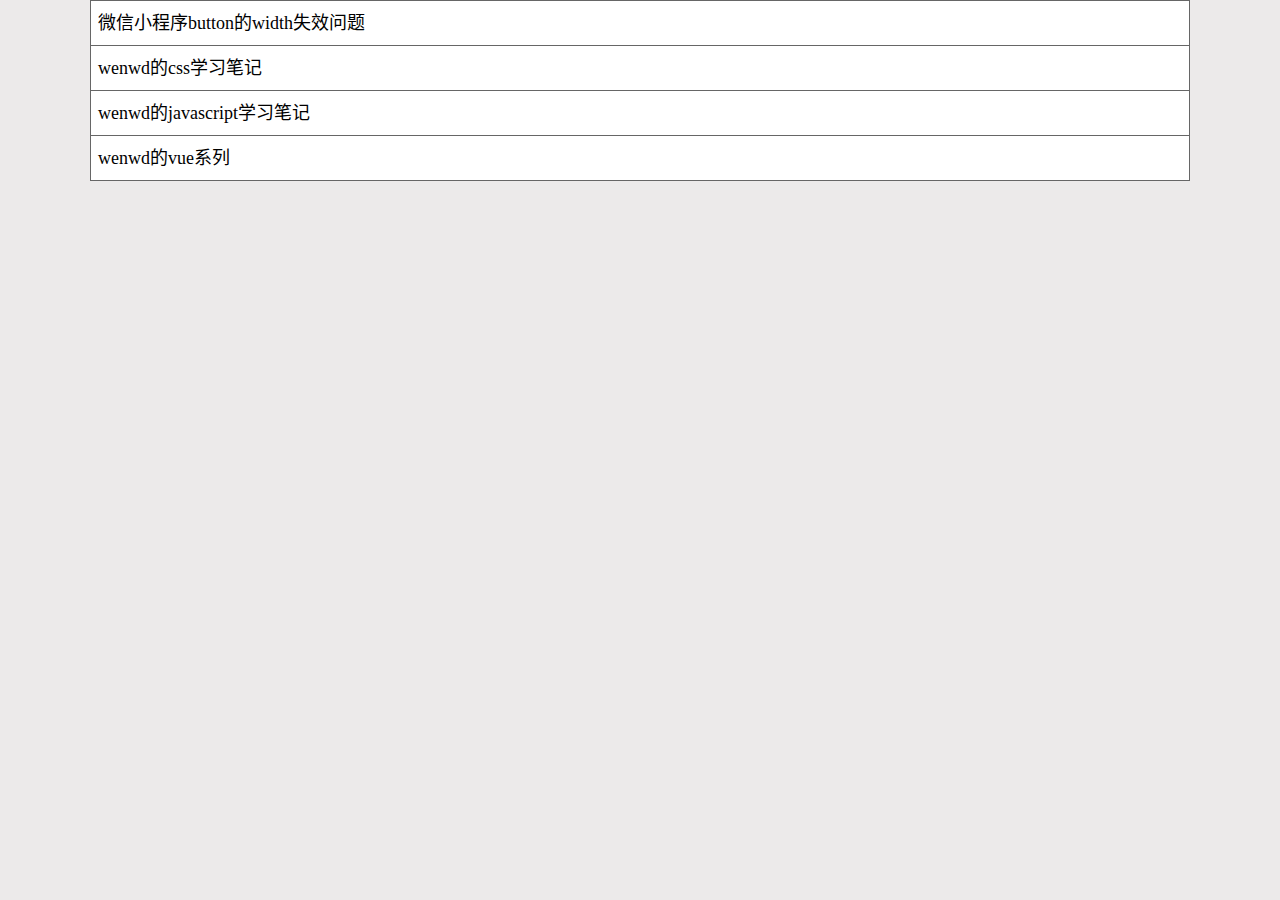
<file: index.html>
<!DOCTYPE html>
<html lang="zh-CN">

<head>
    <meta charset="UTF-8">
    <meta http-equiv="X-UA-Compatible" content="IE=edge">
    <meta name="viewport" content="width=device-width, initial-scale=1.0">
    <title>博客</title>
    <link rel="stylesheet" href="./css/index.css">
</head>

<body>
    <ul class="lists">
        <li class="list_item">
            <a href="./pages/wx-button-width-useful/wx-button-width-useful.html">微信小程序button的width失效问题</a>
        </li>
        <li class="list_item">
            <a href="./pages/wenwd-css-data/wenwd-css-data.html">wenwd的css学习笔记</a>
        </li>
        <li class="list_item">
            <a href="./pages/wenwd-javascript-data/wenwd-javascript-data.html">wenwd的javascript学习笔记</a>
        </li>
        <li class="list_item">
            <a href="./pages/vue/index.html">wenwd的vue系列</a>
        </li>
    </ul>
</body>

</html>
</file>
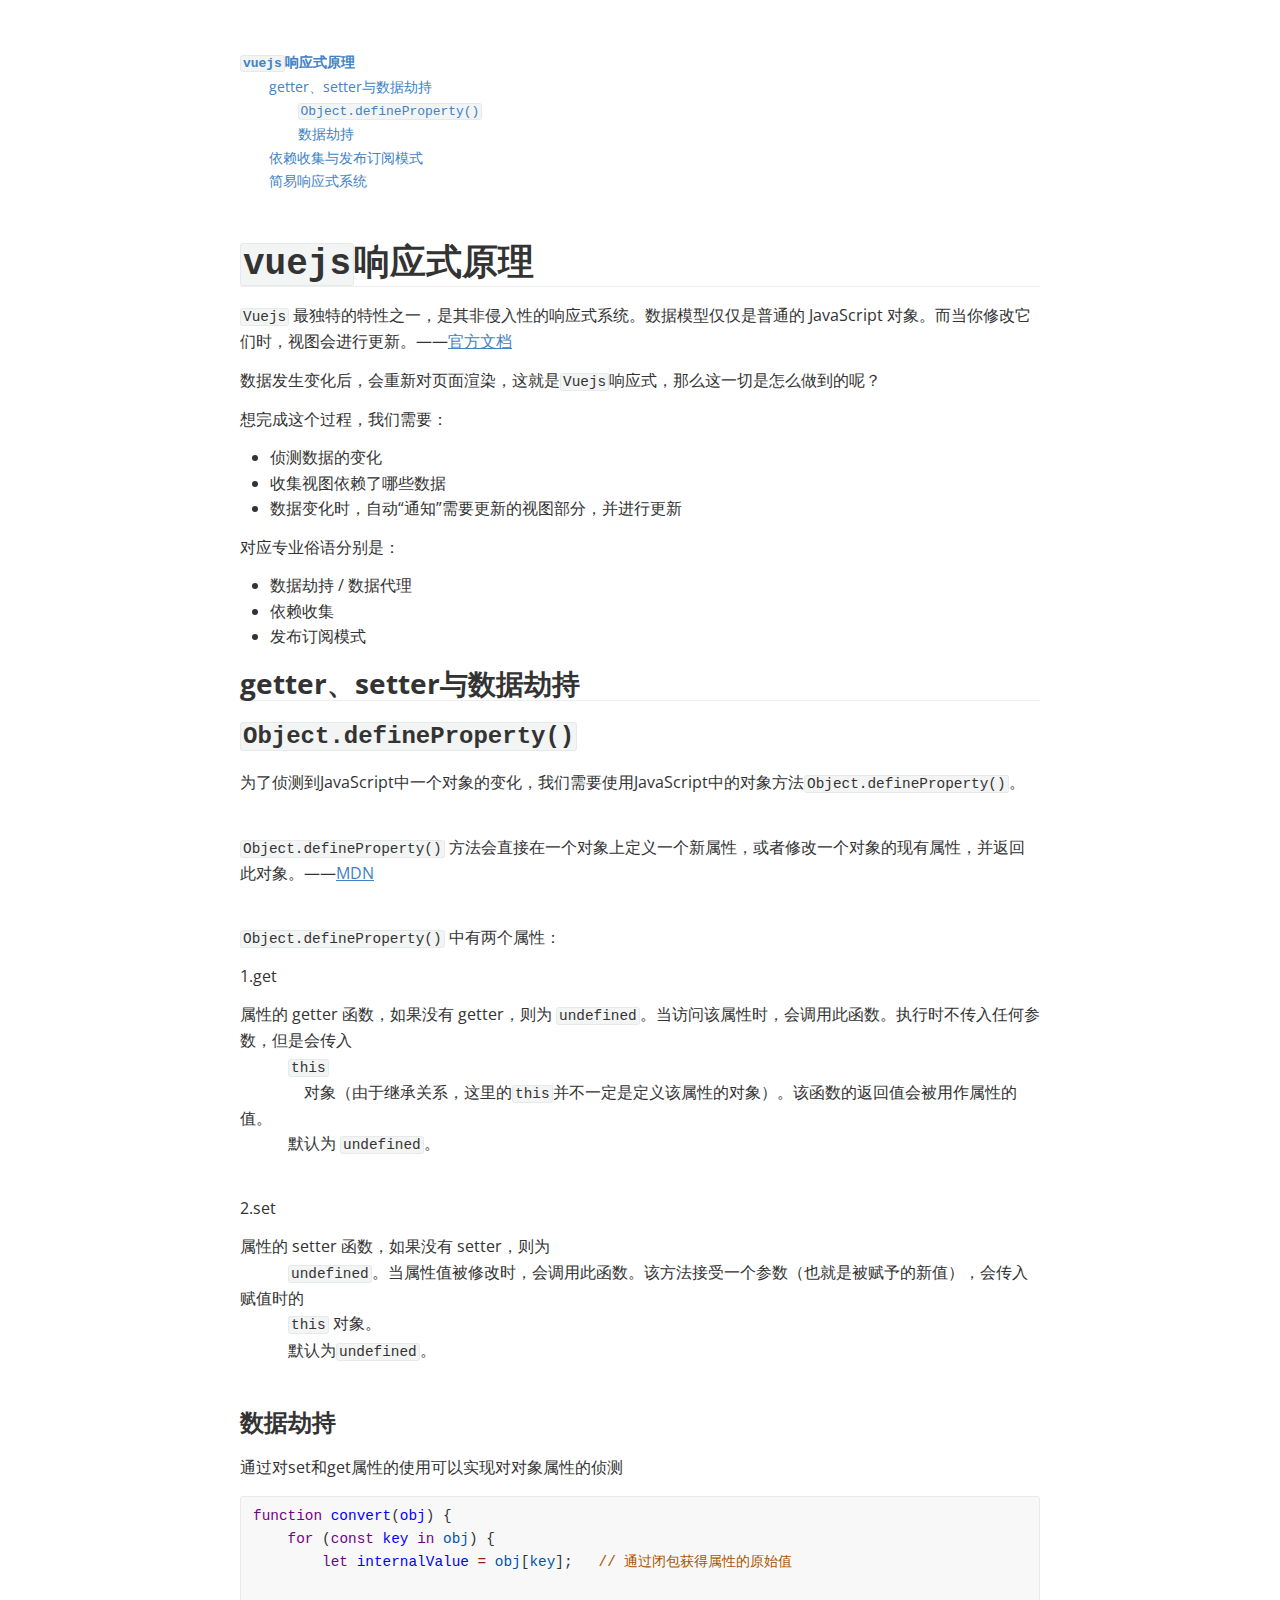
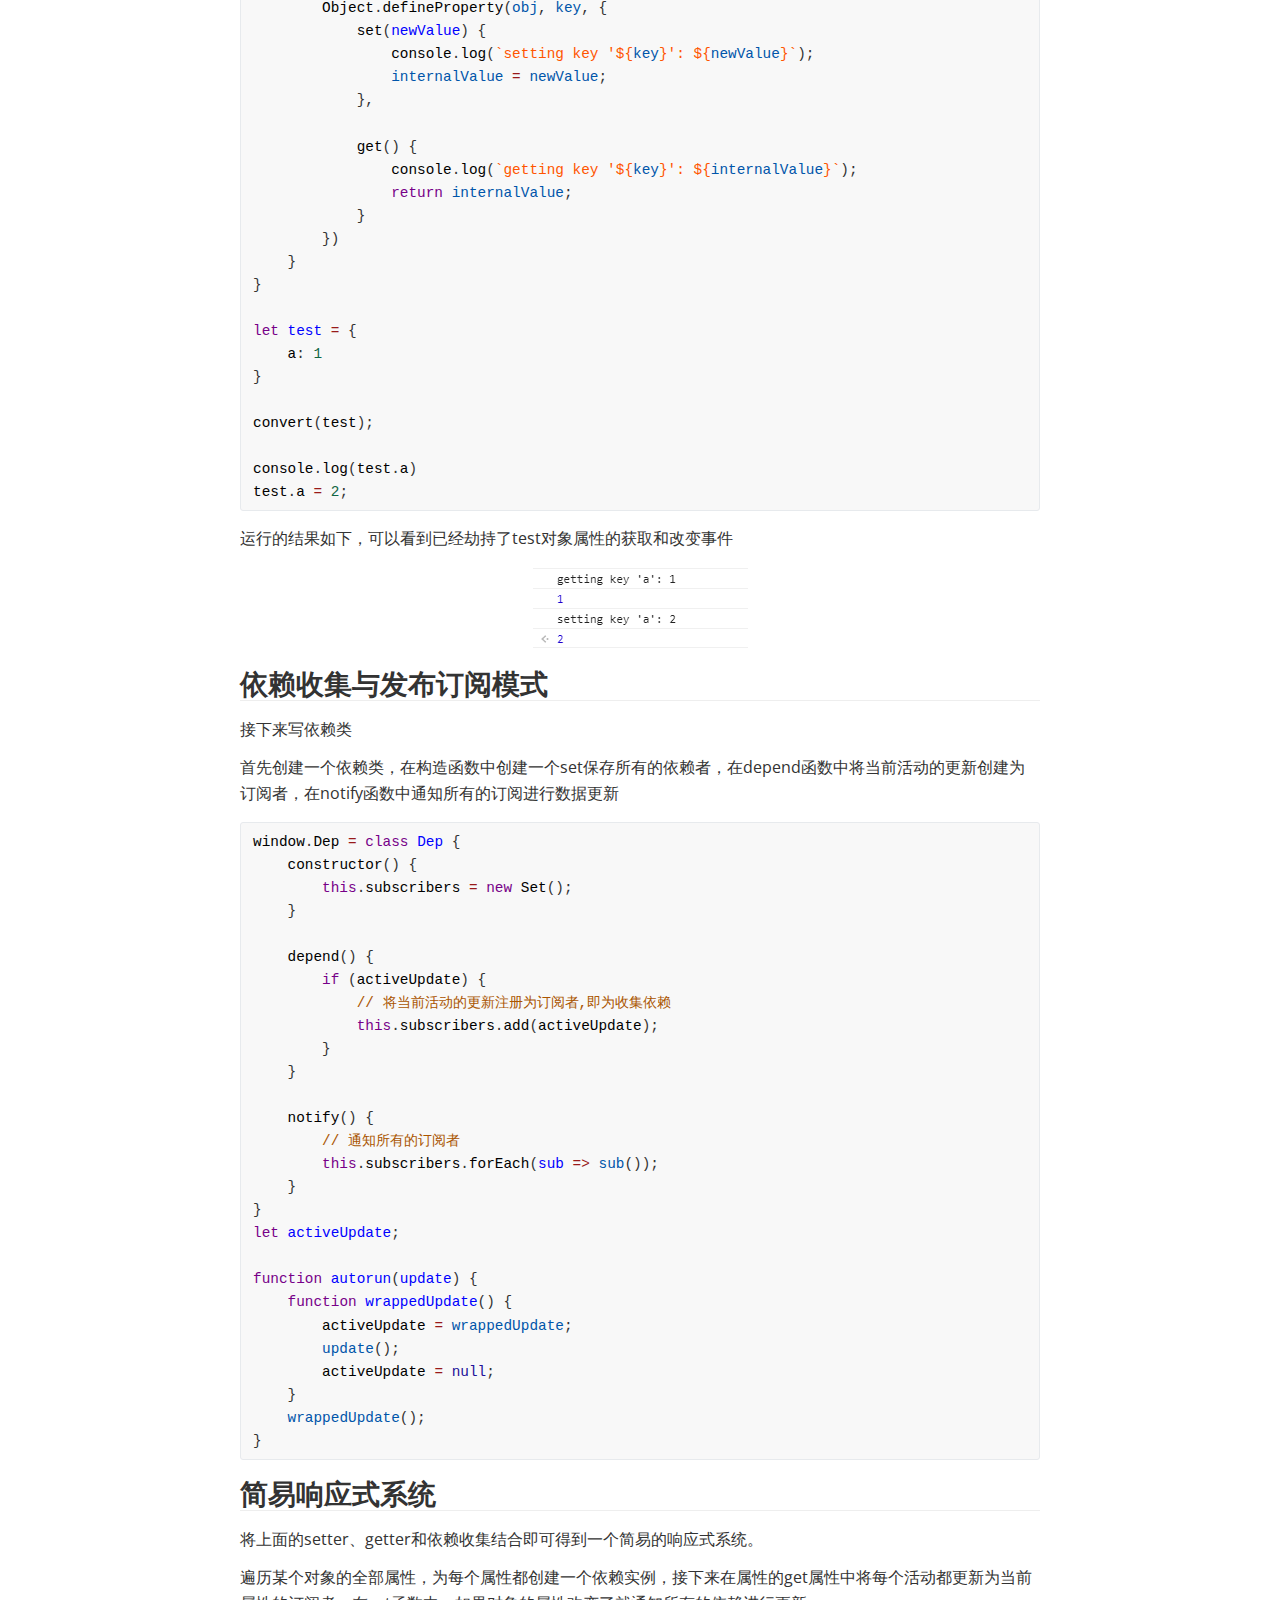
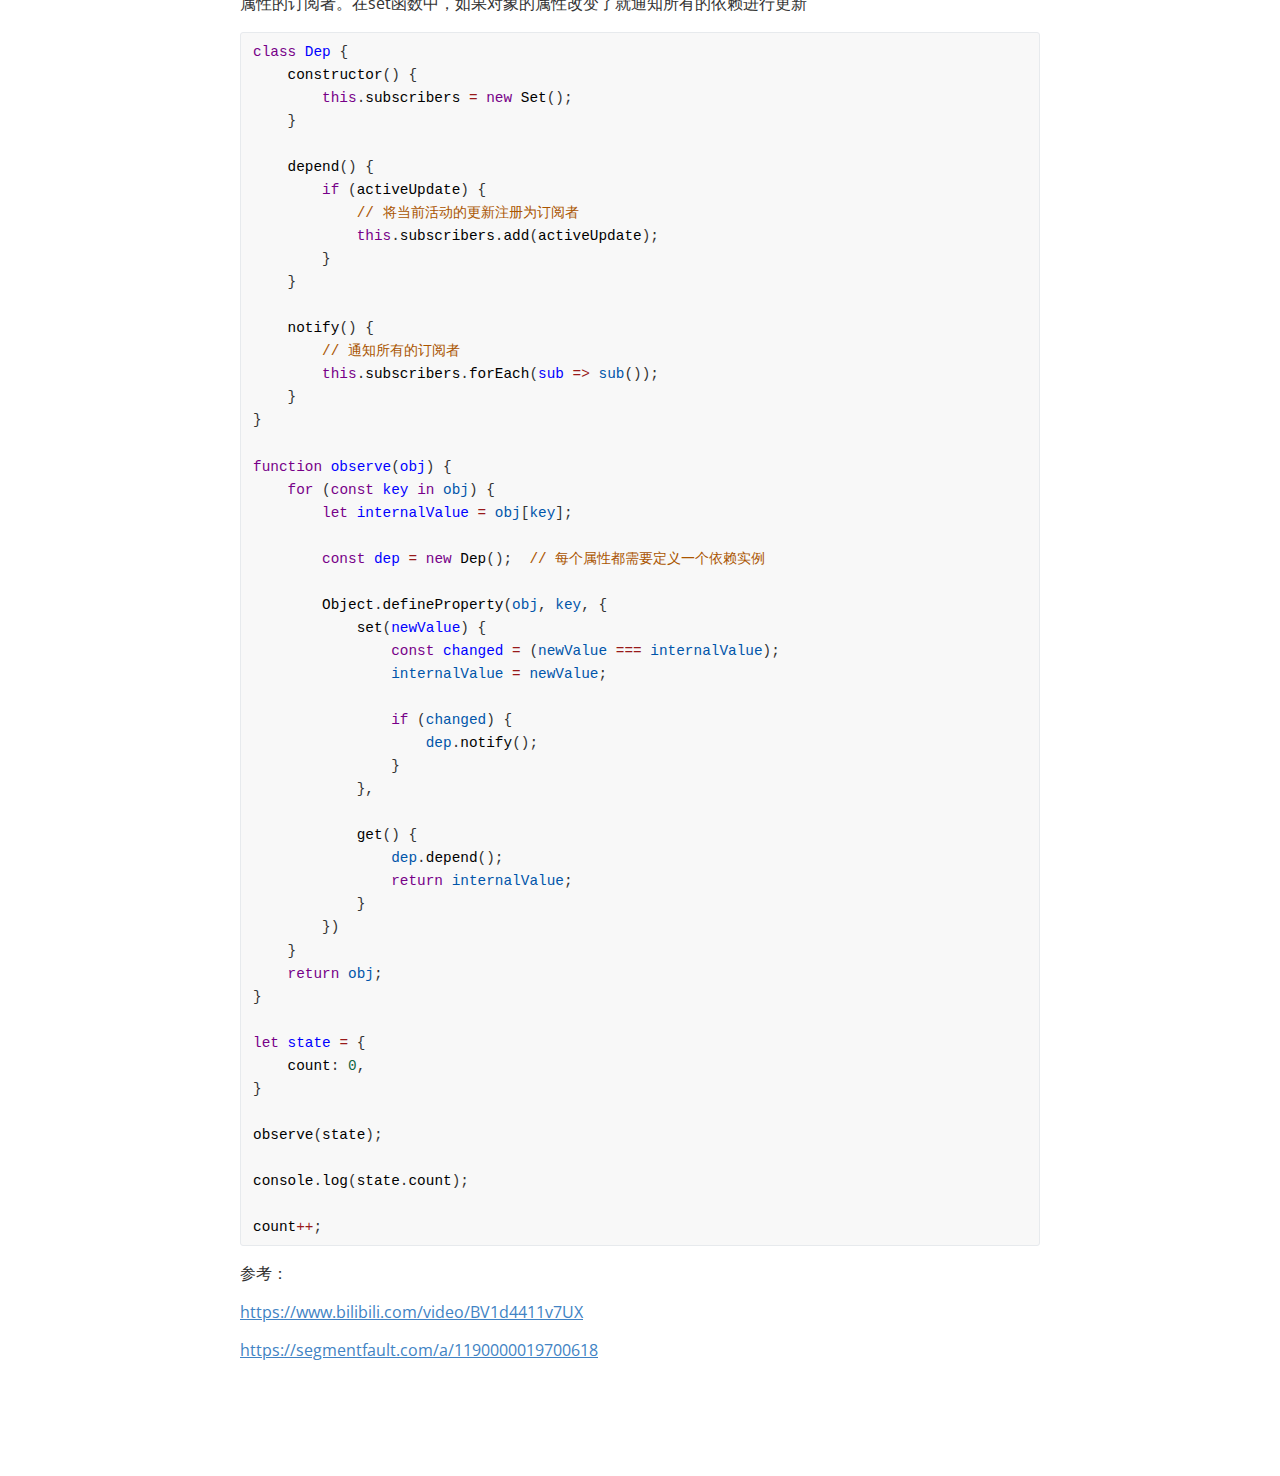
<file: pages/vue/reativity.html>
<!doctype html>
<html>

<head>
    <meta charset='UTF-8'>
    <meta name='viewport' content='width=device-width initial-scale=1'>
    <title>reativity</title>
    <link href='https://fonts.loli.net/css?family=Open+Sans:400italic,700italic,700,400&subset=latin,latin-ext'
        rel='stylesheet' type='text/css' />
    <style type='text/css'>
        html {
            overflow-x: initial !important;
        }

        :root {
            --bg-color: #ffffff;
            --text-color: #333333;
            --select-text-bg-color: #B5D6FC;
            --select-text-font-color: auto;
            --monospace: "Lucida Console", Consolas, "Courier", monospace;
            --title-bar-height: 20px;
        }

        .mac-os-11 {
            --title-bar-height: 28px;
        }

        html {
            font-size: 14px;
            background-color: var(--bg-color);
            color: var(--text-color);
            font-family: "Helvetica Neue", Helvetica, Arial, sans-serif;
            -webkit-font-smoothing: antialiased;
        }

        body {
            margin: 0px;
            padding: 0px;
            height: auto;
            bottom: 0px;
            top: 0px;
            left: 0px;
            right: 0px;
            font-size: 1rem;
            line-height: 1.42857;
            overflow-x: hidden;
            background: inherit;
            tab-size: 4;
        }

        iframe {
            margin: auto;
        }

        a.url {
            word-break: break-all;
        }

        a:active,
        a:hover {
            outline: 0px;
        }

        .in-text-selection,
        ::selection {
            text-shadow: none;
            background: var(--select-text-bg-color);
            color: var(--select-text-font-color);
        }

        #write {
            margin: 0px auto;
            height: auto;
            width: inherit;
            word-break: normal;
            overflow-wrap: break-word;
            position: relative;
            white-space: normal;
            overflow-x: visible;
            padding-top: 36px;
        }

        #write.first-line-indent p {
            text-indent: 2em;
        }

        #write.first-line-indent li p,
        #write.first-line-indent p * {
            text-indent: 0px;
        }

        #write.first-line-indent li {
            margin-left: 2em;
        }

        .for-image #write {
            padding-left: 8px;
            padding-right: 8px;
        }

        body.typora-export {
            padding-left: 30px;
            padding-right: 30px;
        }

        .typora-export .footnote-line,
        .typora-export li,
        .typora-export p {
            white-space: pre-wrap;
        }

        .typora-export .task-list-item input {
            pointer-events: none;
        }

        @media screen and (max-width: 500px) {
            body.typora-export {
                padding-left: 0px;
                padding-right: 0px;
            }

            #write {
                padding-left: 20px;
                padding-right: 20px;
            }

            .CodeMirror-sizer {
                margin-left: 0px !important;
            }

            .CodeMirror-gutters {
                display: none !important;
            }
        }

        #write li>figure:last-child {
            margin-bottom: 0.5rem;
        }

        #write ol,
        #write ul {
            position: relative;
        }

        img {
            max-width: 100%;
            vertical-align: middle;
            image-orientation: from-image;
        }

        button,
        input,
        select,
        textarea {
            color: inherit;
            font: inherit;
        }

        input[type="checkbox"],
        input[type="radio"] {
            line-height: normal;
            padding: 0px;
        }

        *,
        ::after,
        ::before {
            box-sizing: border-box;
        }

        #write h1,
        #write h2,
        #write h3,
        #write h4,
        #write h5,
        #write h6,
        #write p,
        #write pre {
            width: inherit;
        }

        #write h1,
        #write h2,
        #write h3,
        #write h4,
        #write h5,
        #write h6,
        #write p {
            position: relative;
        }

        p {
            line-height: inherit;
        }

        h1,
        h2,
        h3,
        h4,
        h5,
        h6 {
            break-after: avoid-page;
            break-inside: avoid;
            orphans: 4;
        }

        p {
            orphans: 4;
        }

        h1 {
            font-size: 2rem;
        }

        h2 {
            font-size: 1.8rem;
        }

        h3 {
            font-size: 1.6rem;
        }

        h4 {
            font-size: 1.4rem;
        }

        h5 {
            font-size: 1.2rem;
        }

        h6 {
            font-size: 1rem;
        }

        .md-math-block,
        .md-rawblock,
        h1,
        h2,
        h3,
        h4,
        h5,
        h6,
        p {
            margin-top: 1rem;
            margin-bottom: 1rem;
        }

        .hidden {
            display: none;
        }

        .md-blockmeta {
            color: rgb(204, 204, 204);
            font-weight: 700;
            font-style: italic;
        }

        a {
            cursor: pointer;
        }

        sup.md-footnote {
            padding: 2px 4px;
            background-color: rgba(238, 238, 238, 0.7);
            color: rgb(85, 85, 85);
            border-radius: 4px;
            cursor: pointer;
        }

        sup.md-footnote a,
        sup.md-footnote a:hover {
            color: inherit;
            text-transform: inherit;
            text-decoration: inherit;
        }

        #write input[type="checkbox"] {
            cursor: pointer;
            width: inherit;
            height: inherit;
        }

        figure {
            overflow-x: auto;
            margin: 1.2em 0px;
            max-width: calc(100% + 16px);
            padding: 0px;
        }

        figure>table {
            margin: 0px;
        }

        tr {
            break-inside: avoid;
            break-after: auto;
        }

        thead {
            display: table-header-group;
        }

        table {
            border-collapse: collapse;
            border-spacing: 0px;
            width: 100%;
            overflow: auto;
            break-inside: auto;
            text-align: left;
        }

        table.md-table td {
            min-width: 32px;
        }

        .CodeMirror-gutters {
            border-right: 0px;
            background-color: inherit;
        }

        .CodeMirror-linenumber {
            user-select: none;
        }

        .CodeMirror {
            text-align: left;
        }

        .CodeMirror-placeholder {
            opacity: 0.3;
        }

        .CodeMirror pre {
            padding: 0px 4px;
        }

        .CodeMirror-lines {
            padding: 0px;
        }

        div.hr:focus {
            cursor: none;
        }

        #write pre {
            white-space: pre-wrap;
        }

        #write.fences-no-line-wrapping pre {
            white-space: pre;
        }

        #write pre.ty-contain-cm {
            white-space: normal;
        }

        .CodeMirror-gutters {
            margin-right: 4px;
        }

        .md-fences {
            font-size: 0.9rem;
            display: block;
            break-inside: avoid;
            text-align: left;
            overflow: visible;
            white-space: pre;
            background: inherit;
            position: relative !important;
        }

        .md-diagram-panel {
            width: 100%;
            margin-top: 10px;
            text-align: center;
            padding-top: 0px;
            padding-bottom: 8px;
            overflow-x: auto;
        }

        #write .md-fences.mock-cm {
            white-space: pre-wrap;
        }

        .md-fences.md-fences-with-lineno {
            padding-left: 0px;
        }

        #write.fences-no-line-wrapping .md-fences.mock-cm {
            white-space: pre;
            overflow-x: auto;
        }

        .md-fences.mock-cm.md-fences-with-lineno {
            padding-left: 8px;
        }

        .CodeMirror-line,
        twitterwidget {
            break-inside: avoid;
        }

        .footnotes {
            opacity: 0.8;
            font-size: 0.9rem;
            margin-top: 1em;
            margin-bottom: 1em;
        }

        .footnotes+.footnotes {
            margin-top: 0px;
        }

        .md-reset {
            margin: 0px;
            padding: 0px;
            border: 0px;
            outline: 0px;
            vertical-align: top;
            background: 0px 0px;
            text-decoration: none;
            text-shadow: none;
            float: none;
            position: static;
            width: auto;
            height: auto;
            white-space: nowrap;
            cursor: inherit;
            -webkit-tap-highlight-color: transparent;
            line-height: normal;
            font-weight: 400;
            text-align: left;
            box-sizing: content-box;
            direction: ltr;
        }

        li div {
            padding-top: 0px;
        }

        blockquote {
            margin: 1rem 0px;
        }

        li .mathjax-block,
        li p {
            margin: 0.5rem 0px;
        }

        li blockquote {
            margin: 1rem 0px;
        }

        li {
            margin: 0px;
            position: relative;
        }

        blockquote> :last-child {
            margin-bottom: 0px;
        }

        blockquote> :first-child,
        li> :first-child {
            margin-top: 0px;
        }

        .footnotes-area {
            color: rgb(136, 136, 136);
            margin-top: 0.714rem;
            padding-bottom: 0.143rem;
            white-space: normal;
        }

        #write .footnote-line {
            white-space: pre-wrap;
        }

        @media print {

            body,
            html {
                border: 1px solid transparent;
                height: 99%;
                break-after: avoid;
                break-before: avoid;
                font-variant-ligatures: no-common-ligatures;
            }

            #write {
                margin-top: 0px;
                padding-top: 0px;
                border-color: transparent !important;
            }

            .typora-export * {
                -webkit-print-color-adjust: exact;
            }

            .typora-export #write {
                break-after: avoid;
            }

            .typora-export #write::after {
                height: 0px;
            }

            .is-mac table {
                break-inside: avoid;
            }
        }

        .footnote-line {
            margin-top: 0.714em;
            font-size: 0.7em;
        }

        a img,
        img a {
            cursor: pointer;
        }

        pre.md-meta-block {
            font-size: 0.8rem;
            min-height: 0.8rem;
            white-space: pre-wrap;
            background: rgb(204, 204, 204);
            display: block;
            overflow-x: hidden;
        }

        p>.md-image:only-child:not(.md-img-error) img,
        p>img:only-child {
            display: block;
            margin: auto;
        }

        #write.first-line-indent p>.md-image:only-child:not(.md-img-error) img {
            left: -2em;
            position: relative;
        }

        p>.md-image:only-child {
            display: inline-block;
            width: 100%;
        }

        #write .MathJax_Display {
            margin: 0.8em 0px 0px;
        }

        .md-math-block {
            width: 100%;
        }

        .md-math-block:not(:empty)::after {
            display: none;
        }

        .MathJax_ref {
            fill: currentcolor;
        }

        [contenteditable="true"]:active,
        [contenteditable="true"]:focus,
        [contenteditable="false"]:active,
        [contenteditable="false"]:focus {
            outline: 0px;
            box-shadow: none;
        }

        .md-task-list-item {
            position: relative;
            list-style-type: none;
        }

        .task-list-item.md-task-list-item {
            padding-left: 0px;
        }

        .md-task-list-item>input {
            position: absolute;
            top: 0px;
            left: 0px;
            margin-left: -1.2em;
            margin-top: calc(1em - 10px);
            border: none;
        }

        .math {
            font-size: 1rem;
        }

        .md-toc {
            min-height: 3.58rem;
            position: relative;
            font-size: 0.9rem;
            border-radius: 10px;
        }

        .md-toc-content {
            position: relative;
            margin-left: 0px;
        }

        .md-toc-content::after,
        .md-toc::after {
            display: none;
        }

        .md-toc-item {
            display: block;
            color: rgb(65, 131, 196);
        }

        .md-toc-item a {
            text-decoration: none;
        }

        .md-toc-inner:hover {
            text-decoration: underline;
        }

        .md-toc-inner {
            display: inline-block;
            cursor: pointer;
        }

        .md-toc-h1 .md-toc-inner {
            margin-left: 0px;
            font-weight: 700;
        }

        .md-toc-h2 .md-toc-inner {
            margin-left: 2em;
        }

        .md-toc-h3 .md-toc-inner {
            margin-left: 4em;
        }

        .md-toc-h4 .md-toc-inner {
            margin-left: 6em;
        }

        .md-toc-h5 .md-toc-inner {
            margin-left: 8em;
        }

        .md-toc-h6 .md-toc-inner {
            margin-left: 10em;
        }

        @media screen and (max-width: 48em) {
            .md-toc-h3 .md-toc-inner {
                margin-left: 3.5em;
            }

            .md-toc-h4 .md-toc-inner {
                margin-left: 5em;
            }

            .md-toc-h5 .md-toc-inner {
                margin-left: 6.5em;
            }

            .md-toc-h6 .md-toc-inner {
                margin-left: 8em;
            }
        }

        a.md-toc-inner {
            font-size: inherit;
            font-style: inherit;
            font-weight: inherit;
            line-height: inherit;
        }

        .footnote-line a:not(.reversefootnote) {
            color: inherit;
        }

        .md-attr {
            display: none;
        }

        .md-fn-count::after {
            content: ".";
        }

        code,
        pre,
        samp,
        tt {
            font-family: var(--monospace);
        }

        kbd {
            margin: 0px 0.1em;
            padding: 0.1em 0.6em;
            font-size: 0.8em;
            color: rgb(36, 39, 41);
            background: rgb(255, 255, 255);
            border: 1px solid rgb(173, 179, 185);
            border-radius: 3px;
            box-shadow: rgba(12, 13, 14, 0.2) 0px 1px 0px, rgb(255, 255, 255) 0px 0px 0px 2px inset;
            white-space: nowrap;
            vertical-align: middle;
        }

        .md-comment {
            color: rgb(162, 127, 3);
            opacity: 0.8;
            font-family: var(--monospace);
        }

        code {
            text-align: left;
            vertical-align: initial;
        }

        a.md-print-anchor {
            white-space: pre !important;
            border-width: initial !important;
            border-style: none !important;
            border-color: initial !important;
            display: inline-block !important;
            position: absolute !important;
            width: 1px !important;
            right: 0px !important;
            outline: 0px !important;
            background: 0px 0px !important;
            text-decoration: initial !important;
            text-shadow: initial !important;
        }

        .md-inline-math .MathJax_SVG .noError {
            display: none !important;
        }

        .html-for-mac .inline-math-svg .MathJax_SVG {
            vertical-align: 0.2px;
        }

        .md-math-block .MathJax_SVG_Display {
            text-align: center;
            margin: 0px;
            position: relative;
            text-indent: 0px;
            max-width: none;
            max-height: none;
            min-height: 0px;
            min-width: 100%;
            width: auto;
            overflow-y: hidden;
            display: block !important;
        }

        .MathJax_SVG_Display,
        .md-inline-math .MathJax_SVG_Display {
            width: auto;
            margin: inherit;
            display: inline-block !important;
        }

        .MathJax_SVG .MJX-monospace {
            font-family: var(--monospace);
        }

        .MathJax_SVG .MJX-sans-serif {
            font-family: sans-serif;
        }

        .MathJax_SVG {
            display: inline;
            font-style: normal;
            font-weight: 400;
            line-height: normal;
            zoom: 90%;
            text-indent: 0px;
            text-align: left;
            text-transform: none;
            letter-spacing: normal;
            word-spacing: normal;
            overflow-wrap: normal;
            white-space: nowrap;
            float: none;
            direction: ltr;
            max-width: none;
            max-height: none;
            min-width: 0px;
            min-height: 0px;
            border: 0px;
            padding: 0px;
            margin: 0px;
        }

        .MathJax_SVG * {
            transition: none 0s ease 0s;
        }

        .MathJax_SVG_Display svg {
            vertical-align: middle !important;
            margin-bottom: 0px !important;
            margin-top: 0px !important;
        }

        .os-windows.monocolor-emoji .md-emoji {
            font-family: "Segoe UI Symbol", sans-serif;
        }

        .md-diagram-panel>svg {
            max-width: 100%;
        }

        [lang="flow"] svg,
        [lang="mermaid"] svg {
            max-width: 100%;
            height: auto;
        }

        [lang="mermaid"] .node text {
            font-size: 1rem;
        }

        table tr th {
            border-bottom: 0px;
        }

        video {
            max-width: 100%;
            display: block;
            margin: 0px auto;
        }

        iframe {
            max-width: 100%;
            width: 100%;
            border: none;
        }

        .highlight td,
        .highlight tr {
            border: 0px;
        }

        mark {
            background: rgb(255, 255, 0);
            color: rgb(0, 0, 0);
        }

        .md-html-inline .md-plain,
        .md-html-inline strong,
        mark .md-inline-math,
        mark strong {
            color: inherit;
        }

        mark .md-meta {
            color: rgb(0, 0, 0);
            opacity: 0.3 !important;
        }

        @media print {

            .typora-export h1,
            .typora-export h2,
            .typora-export h3,
            .typora-export h4,
            .typora-export h5,
            .typora-export h6 {
                break-inside: avoid;
            }
        }

        .md-diagram-panel .messageText {
            stroke: none !important;
        }

        .md-diagram-panel .start-state {
            fill: var(--node-fill);
        }

        .md-diagram-panel .edgeLabel rect {
            opacity: 1 !important;
        }

        .md-require-zoom-fix foreignobject {
            font-size: var(--mermaid-font-zoom);
        }


        .CodeMirror {
            height: auto;
        }

        .CodeMirror.cm-s-inner {
            background: inherit;
        }

        .CodeMirror-scroll {
            overflow: auto hidden;
            z-index: 3;
        }

        .CodeMirror-gutter-filler,
        .CodeMirror-scrollbar-filler {
            background-color: rgb(255, 255, 255);
        }

        .CodeMirror-gutters {
            border-right: 1px solid rgb(221, 221, 221);
            background: inherit;
            white-space: nowrap;
        }

        .CodeMirror-linenumber {
            padding: 0px 3px 0px 5px;
            text-align: right;
            color: rgb(153, 153, 153);
        }

        .cm-s-inner .cm-keyword {
            color: rgb(119, 0, 136);
        }

        .cm-s-inner .cm-atom,
        .cm-s-inner.cm-atom {
            color: rgb(34, 17, 153);
        }

        .cm-s-inner .cm-number {
            color: rgb(17, 102, 68);
        }

        .cm-s-inner .cm-def {
            color: rgb(0, 0, 255);
        }

        .cm-s-inner .cm-variable {
            color: rgb(0, 0, 0);
        }

        .cm-s-inner .cm-variable-2 {
            color: rgb(0, 85, 170);
        }

        .cm-s-inner .cm-variable-3 {
            color: rgb(0, 136, 85);
        }

        .cm-s-inner .cm-string {
            color: rgb(170, 17, 17);
        }

        .cm-s-inner .cm-property {
            color: rgb(0, 0, 0);
        }

        .cm-s-inner .cm-operator {
            color: rgb(152, 26, 26);
        }

        .cm-s-inner .cm-comment,
        .cm-s-inner.cm-comment {
            color: rgb(170, 85, 0);
        }

        .cm-s-inner .cm-string-2 {
            color: rgb(255, 85, 0);
        }

        .cm-s-inner .cm-meta {
            color: rgb(85, 85, 85);
        }

        .cm-s-inner .cm-qualifier {
            color: rgb(85, 85, 85);
        }

        .cm-s-inner .cm-builtin {
            color: rgb(51, 0, 170);
        }

        .cm-s-inner .cm-bracket {
            color: rgb(153, 153, 119);
        }

        .cm-s-inner .cm-tag {
            color: rgb(17, 119, 0);
        }

        .cm-s-inner .cm-attribute {
            color: rgb(0, 0, 204);
        }

        .cm-s-inner .cm-header,
        .cm-s-inner.cm-header {
            color: rgb(0, 0, 255);
        }

        .cm-s-inner .cm-quote,
        .cm-s-inner.cm-quote {
            color: rgb(0, 153, 0);
        }

        .cm-s-inner .cm-hr,
        .cm-s-inner.cm-hr {
            color: rgb(153, 153, 153);
        }

        .cm-s-inner .cm-link,
        .cm-s-inner.cm-link {
            color: rgb(0, 0, 204);
        }

        .cm-negative {
            color: rgb(221, 68, 68);
        }

        .cm-positive {
            color: rgb(34, 153, 34);
        }

        .cm-header,
        .cm-strong {
            font-weight: 700;
        }

        .cm-del {
            text-decoration: line-through;
        }

        .cm-em {
            font-style: italic;
        }

        .cm-link {
            text-decoration: underline;
        }

        .cm-error {
            color: red;
        }

        .cm-invalidchar {
            color: red;
        }

        .cm-constant {
            color: rgb(38, 139, 210);
        }

        .cm-defined {
            color: rgb(181, 137, 0);
        }

        div.CodeMirror span.CodeMirror-matchingbracket {
            color: rgb(0, 255, 0);
        }

        div.CodeMirror span.CodeMirror-nonmatchingbracket {
            color: rgb(255, 34, 34);
        }

        .cm-s-inner .CodeMirror-activeline-background {
            background: inherit;
        }

        .CodeMirror {
            position: relative;
            overflow: hidden;
        }

        .CodeMirror-scroll {
            height: 100%;
            outline: 0px;
            position: relative;
            box-sizing: content-box;
            background: inherit;
        }

        .CodeMirror-sizer {
            position: relative;
        }

        .CodeMirror-gutter-filler,
        .CodeMirror-hscrollbar,
        .CodeMirror-scrollbar-filler,
        .CodeMirror-vscrollbar {
            position: absolute;
            z-index: 6;
            display: none;
        }

        .CodeMirror-vscrollbar {
            right: 0px;
            top: 0px;
            overflow: hidden;
        }

        .CodeMirror-hscrollbar {
            bottom: 0px;
            left: 0px;
            overflow: hidden;
        }

        .CodeMirror-scrollbar-filler {
            right: 0px;
            bottom: 0px;
        }

        .CodeMirror-gutter-filler {
            left: 0px;
            bottom: 0px;
        }

        .CodeMirror-gutters {
            position: absolute;
            left: 0px;
            top: 0px;
            padding-bottom: 30px;
            z-index: 3;
        }

        .CodeMirror-gutter {
            white-space: normal;
            height: 100%;
            box-sizing: content-box;
            padding-bottom: 30px;
            margin-bottom: -32px;
            display: inline-block;
        }

        .CodeMirror-gutter-wrapper {
            position: absolute;
            z-index: 4;
            background: 0px 0px !important;
            border: none !important;
        }

        .CodeMirror-gutter-background {
            position: absolute;
            top: 0px;
            bottom: 0px;
            z-index: 4;
        }

        .CodeMirror-gutter-elt {
            position: absolute;
            cursor: default;
            z-index: 4;
        }

        .CodeMirror-lines {
            cursor: text;
        }

        .CodeMirror pre {
            border-radius: 0px;
            border-width: 0px;
            background: 0px 0px;
            font-family: inherit;
            font-size: inherit;
            margin: 0px;
            white-space: pre;
            overflow-wrap: normal;
            color: inherit;
            z-index: 2;
            position: relative;
            overflow: visible;
        }

        .CodeMirror-wrap pre {
            overflow-wrap: break-word;
            white-space: pre-wrap;
            word-break: normal;
        }

        .CodeMirror-code pre {
            border-right: 30px solid transparent;
            width: fit-content;
        }

        .CodeMirror-wrap .CodeMirror-code pre {
            border-right: none;
            width: auto;
        }

        .CodeMirror-linebackground {
            position: absolute;
            left: 0px;
            right: 0px;
            top: 0px;
            bottom: 0px;
            z-index: 0;
        }

        .CodeMirror-linewidget {
            position: relative;
            z-index: 2;
            overflow: auto;
        }

        .CodeMirror-wrap .CodeMirror-scroll {
            overflow-x: hidden;
        }

        .CodeMirror-measure {
            position: absolute;
            width: 100%;
            height: 0px;
            overflow: hidden;
            visibility: hidden;
        }

        .CodeMirror-measure pre {
            position: static;
        }

        .CodeMirror div.CodeMirror-cursor {
            position: absolute;
            visibility: hidden;
            border-right: none;
            width: 0px;
        }

        .CodeMirror div.CodeMirror-cursor {
            visibility: hidden;
        }

        .CodeMirror-focused div.CodeMirror-cursor {
            visibility: inherit;
        }

        .cm-searching {
            background: rgba(255, 255, 0, 0.4);
        }

        @media print {
            .CodeMirror div.CodeMirror-cursor {
                visibility: hidden;
            }
        }


        :root {
            --side-bar-bg-color: #fafafa;
            --control-text-color: #777;
        }

        @include-when-export url(https://fonts.loli.net/css?family=Open+Sans:400italic,700italic,700,400&subset=latin,latin-ext);

        /* open-sans-regular - latin-ext_latin */
        /* open-sans-italic - latin-ext_latin */
        /* open-sans-700 - latin-ext_latin */
        /* open-sans-700italic - latin-ext_latin */
        html {
            font-size: 16px;
        }

        body {
            font-family: "Open Sans", "Clear Sans", "Helvetica Neue", Helvetica, Arial, sans-serif;
            color: rgb(51, 51, 51);
            line-height: 1.6;
        }

        #write {
            max-width: 860px;
            margin: 0 auto;
            padding: 30px;
            padding-bottom: 100px;
        }

        @media only screen and (min-width: 1400px) {
            #write {
                max-width: 1024px;
            }
        }

        @media only screen and (min-width: 1800px) {
            #write {
                max-width: 1200px;
            }
        }

        #write>ul:first-child,
        #write>ol:first-child {
            margin-top: 30px;
        }

        a {
            color: #4183C4;
        }

        h1,
        h2,
        h3,
        h4,
        h5,
        h6 {
            position: relative;
            margin-top: 1rem;
            margin-bottom: 1rem;
            font-weight: bold;
            line-height: 1.4;
            cursor: text;
        }

        h1:hover a.anchor,
        h2:hover a.anchor,
        h3:hover a.anchor,
        h4:hover a.anchor,
        h5:hover a.anchor,
        h6:hover a.anchor {
            text-decoration: none;
        }

        h1 tt,
        h1 code {
            font-size: inherit;
        }

        h2 tt,
        h2 code {
            font-size: inherit;
        }

        h3 tt,
        h3 code {
            font-size: inherit;
        }

        h4 tt,
        h4 code {
            font-size: inherit;
        }

        h5 tt,
        h5 code {
            font-size: inherit;
        }

        h6 tt,
        h6 code {
            font-size: inherit;
        }

        h1 {
            font-size: 2.25em;
            line-height: 1.2;
            border-bottom: 1px solid #eee;
        }

        h2 {
            font-size: 1.75em;
            line-height: 1.225;
            border-bottom: 1px solid #eee;
        }

        /*@media print {
    .typora-export h1,
    .typora-export h2 {
        border-bottom: none;
        padding-bottom: initial;
    }

    .typora-export h1::after,
    .typora-export h2::after {
        content: "";
        display: block;
        height: 100px;
        margin-top: -96px;
        border-top: 1px solid #eee;
    }
}*/

        h3 {
            font-size: 1.5em;
            line-height: 1.43;
        }

        h4 {
            font-size: 1.25em;
        }

        h5 {
            font-size: 1em;
        }

        h6 {
            font-size: 1em;
            color: #777;
        }

        p,
        blockquote,
        ul,
        ol,
        dl,
        table {
            margin: 0.8em 0;
        }

        li>ol,
        li>ul {
            margin: 0 0;
        }

        hr {
            height: 2px;
            padding: 0;
            margin: 16px 0;
            background-color: #e7e7e7;
            border: 0 none;
            overflow: hidden;
            box-sizing: content-box;
        }

        li p.first {
            display: inline-block;
        }

        ul,
        ol {
            padding-left: 30px;
        }

        ul:first-child,
        ol:first-child {
            margin-top: 0;
        }

        ul:last-child,
        ol:last-child {
            margin-bottom: 0;
        }

        blockquote {
            border-left: 4px solid #dfe2e5;
            padding: 0 15px;
            color: #777777;
        }

        blockquote blockquote {
            padding-right: 0;
        }

        table {
            padding: 0;
            word-break: initial;
        }

        table tr {
            border-top: 1px solid #dfe2e5;
            margin: 0;
            padding: 0;
        }

        table tr:nth-child(2n),
        thead {
            background-color: #f8f8f8;
        }

        table th {
            font-weight: bold;
            border: 1px solid #dfe2e5;
            border-bottom: 0;
            margin: 0;
            padding: 6px 13px;
        }

        table td {
            border: 1px solid #dfe2e5;
            margin: 0;
            padding: 6px 13px;
        }

        table th:first-child,
        table td:first-child {
            margin-top: 0;
        }

        table th:last-child,
        table td:last-child {
            margin-bottom: 0;
        }

        .CodeMirror-lines {
            padding-left: 4px;
        }

        .code-tooltip {
            box-shadow: 0 1px 1px 0 rgba(0, 28, 36, .3);
            border-top: 1px solid #eef2f2;
        }

        .md-fences,
        code,
        tt {
            border: 1px solid #e7eaed;
            background-color: #f8f8f8;
            border-radius: 3px;
            padding: 0;
            padding: 2px 4px 0px 4px;
            font-size: 0.9em;
        }

        code {
            background-color: #f3f4f4;
            padding: 0 2px 0 2px;
        }

        .md-fences {
            margin-bottom: 15px;
            margin-top: 15px;
            padding-top: 8px;
            padding-bottom: 6px;
        }


        .md-task-list-item>input {
            margin-left: -1.3em;
        }

        @media print {
            html {
                font-size: 13px;
            }

            table,
            pre {
                page-break-inside: avoid;
            }

            pre {
                word-wrap: break-word;
            }
        }

        .md-fences {
            background-color: #f8f8f8;
        }

        #write pre.md-meta-block {
            padding: 1rem;
            font-size: 85%;
            line-height: 1.45;
            background-color: #f7f7f7;
            border: 0;
            border-radius: 3px;
            color: #777777;
            margin-top: 0 !important;
        }

        .mathjax-block>.code-tooltip {
            bottom: .375rem;
        }

        .md-mathjax-midline {
            background: #fafafa;
        }

        #write>h3.md-focus:before {
            left: -1.5625rem;
            top: .375rem;
        }

        #write>h4.md-focus:before {
            left: -1.5625rem;
            top: .285714286rem;
        }

        #write>h5.md-focus:before {
            left: -1.5625rem;
            top: .285714286rem;
        }

        #write>h6.md-focus:before {
            left: -1.5625rem;
            top: .285714286rem;
        }

        .md-image>.md-meta {
            /*border: 1px solid #ddd;*/
            border-radius: 3px;
            padding: 2px 0px 0px 4px;
            font-size: 0.9em;
            color: inherit;
        }

        .md-tag {
            color: #a7a7a7;
            opacity: 1;
        }

        .md-toc {
            margin-top: 20px;
            padding-bottom: 20px;
        }

        .sidebar-tabs {
            border-bottom: none;
        }

        #typora-quick-open {
            border: 1px solid #ddd;
            background-color: #f8f8f8;
        }

        #typora-quick-open-item {
            background-color: #FAFAFA;
            border-color: #FEFEFE #e5e5e5 #e5e5e5 #eee;
            border-style: solid;
            border-width: 1px;
        }

        /** focus mode */
        .on-focus-mode blockquote {
            border-left-color: rgba(85, 85, 85, 0.12);
        }

        header,
        .context-menu,
        .megamenu-content,
        footer {
            font-family: "Segoe UI", "Arial", sans-serif;
        }

        .file-node-content:hover .file-node-icon,
        .file-node-content:hover .file-node-open-state {
            visibility: visible;
        }

        .mac-seamless-mode #typora-sidebar {
            background-color: #fafafa;
            background-color: var(--side-bar-bg-color);
        }

        .md-lang {
            color: #b4654d;
        }

        .html-for-mac .context-menu {
            --item-hover-bg-color: #E6F0FE;
        }

        #md-notification .btn {
            border: 0;
        }

        .dropdown-menu .divider {
            border-color: #e5e5e5;
        }

        .ty-preferences .window-content {
            background-color: #fafafa;
        }

        .ty-preferences .nav-group-item.active {
            color: white;
            background: #999;
        }
    </style>
</head>

<body class='typora-export os-windows'>
    <div id='write' class=''>
        <div class='md-toc' mdtype='toc'>
            <p class="md-toc-content" role="list"><span role="listitem" class="md-toc-item md-toc-h1" data-ref="n2"><a
                        class="md-toc-inner" href="#vuejs响应式原理"><code>vuejs</code>响应式原理</a></span><span role="listitem"
                    class="md-toc-item md-toc-h2" data-ref="n21"><a class="md-toc-inner"
                        href="#gettersetter与数据劫持">getter、setter与数据劫持</a></span><span role="listitem"
                    class="md-toc-item md-toc-h3" data-ref="n22"><a class="md-toc-inner"
                        href="#objectdefineproperty"><code>Object.defineProperty()</code></a></span><span
                    role="listitem" class="md-toc-item md-toc-h3" data-ref="n30"><a class="md-toc-inner"
                        href="#数据劫持">数据劫持</a></span><span role="listitem" class="md-toc-item md-toc-h2"
                    data-ref="n35"><a class="md-toc-inner" href="#依赖收集与发布订阅模式">依赖收集与发布订阅模式</a></span><span
                    role="listitem" class="md-toc-item md-toc-h2" data-ref="n39"><a class="md-toc-inner"
                        href="#简易响应式系统">简易响应式系统</a></span></p>
        </div>
        <h1><a name="vuejs响应式原理" class="md-header-anchor"></a><code>vuejs</code><span>响应式原理</span></h1>
        <p><code>Vuejs</code><span> 最独特的特性之一，是其非侵入性的响应式系统。数据模型仅仅是普通的 JavaScript 对象。而当你修改它们时，视图会进行更新。——</span><a
                href='https://cn.vuejs.org/v2/guide/reactivity.html#ad'><span>官方文档</span></a></p>
        <p><span>数据发生变化后，会重新对页面渲染，这就是</span><code>Vuejs</code><span>响应式，那么这一切是怎么做到的呢？</span></p>
        <p><span>想完成这个过程，我们需要：</span></p>
        <ul>
            <li><span>侦测数据的变化</span></li>
            <li><span>收集视图依赖了哪些数据</span></li>
            <li><span>数据变化时，自动“通知”需要更新的视图部分，并进行更新</span></li>
        </ul>
        <p><span>对应专业俗语分别是：</span></p>
        <ul>
            <li><span>数据劫持 / 数据代理</span></li>
            <li><span>依赖收集</span></li>
            <li><span>发布订阅模式</span></li>
        </ul>
        <h2><a name="gettersetter与数据劫持" class="md-header-anchor"></a><span>getter、setter与数据劫持</span></h2>
        <h3><a name="objectdefineproperty" class="md-header-anchor"></a><code>Object.defineProperty()</code></h3>
        <p><span>为了侦测到JavaScript中一个对象的变化，我们需要使用JavaScript中的对象方法</span><code>Object.defineProperty()</code><span>。</span>
        </p>
        <p><code>Object.defineProperty()</code><span> 方法会直接在一个对象上定义一个新属性，或者修改一个对象的现有属性，并返回此对象。——</span><a
                href='https://developer.mozilla.org/zh-CN/docs/Web/JavaScript/Reference/Global_Objects/Object/defineProperty'><span>MDN</span></a>
        </p>
        <p><code>Object.defineProperty()</code><span> 中有两个属性：</span></p>
        <p><span>1.get</span></p>
        <p><span>属性的 getter 函数，如果没有 getter，则为 </span><code>undefined</code><span>。当访问该属性时，会调用此函数。执行时不传入任何参数，但是会传入
            </span><code>this</code><span>
                对象（由于继承关系，这里的</span><code>this</code><span>并不一定是定义该属性的对象）。该函数的返回值会被用作属性的值。</span>
            <span>默认为 </span><code>undefined</code><span>。</span>
        </p>
        <p><span>2.set</span></p>
        <p><span>属性的 setter 函数，如果没有 setter，则为
            </span><code>undefined</code><span>。当属性值被修改时，会调用此函数。该方法接受一个参数（也就是被赋予的新值），会传入赋值时的
            </span><code>this</code><span> 对象。</span>
            <span>默认为</span><code>undefined</code><span>。</span>
        </p>
        <h3><a name="数据劫持" class="md-header-anchor"></a><span>数据劫持</span></h3>
        <p><span>通过对set和get属性的使用可以实现对对象属性的侦测</span></p>
        <pre spellcheck="false" class="md-fences md-end-block ty-contain-cm modeLoaded" lang="javascript"
            style="break-inside: unset;"><div class="CodeMirror cm-s-inner CodeMirror-wrap" lang="javascript"><div style="overflow: hidden; position: relative; width: 3px; height: 0px; top: 0px; left: 8px;"><textarea autocorrect="off" autocapitalize="off" spellcheck="false" tabindex="0" style="position: absolute; bottom: -1em; padding: 0px; width: 1000px; height: 1em; outline: none;"></textarea></div><div class="CodeMirror-scrollbar-filler" cm-not-content="true"></div><div class="CodeMirror-gutter-filler" cm-not-content="true"></div><div class="CodeMirror-scroll" tabindex="-1"><div class="CodeMirror-sizer" style="margin-left: 0px; margin-bottom: 0px; border-right-width: 0px; padding-right: 0px; padding-bottom: 0px;"><div style="position: relative; top: 0px;"><div class="CodeMirror-lines" role="presentation"><div role="presentation" style="position: relative; outline: none;"><div class="CodeMirror-measure"><span><span>​</span>x</span></div><div class="CodeMirror-measure"></div><div style="position: relative; z-index: 1;"></div><div class="CodeMirror-code" role="presentation" style=""><div class="CodeMirror-activeline" style="position: relative;"><div class="CodeMirror-activeline-background CodeMirror-linebackground"></div><div class="CodeMirror-gutter-background CodeMirror-activeline-gutter" style="left: 0px; width: 0px;"></div><pre class=" CodeMirror-line " role="presentation"><span role="presentation" style="padding-right: 0.1px;"><span class="cm-keyword">function</span> <span class="cm-def">convert</span>(<span class="cm-def">obj</span>) {</span></pre>
    </div>
    <pre class=" CodeMirror-line "
        role="presentation"><span role="presentation" style="padding-right: 0.1px;"> &nbsp; &nbsp;<span class="cm-keyword">for</span> (<span class="cm-keyword">const</span> <span class="cm-def">key</span> <span class="cm-keyword">in</span> <span class="cm-variable-2">obj</span>) {</span></pre>
    <pre class=" CodeMirror-line "
        role="presentation"><span role="presentation" style="padding-right: 0.1px;"> &nbsp; &nbsp; &nbsp; &nbsp;<span class="cm-keyword">let</span> <span class="cm-def">internalValue</span> <span class="cm-operator">=</span> <span class="cm-variable-2">obj</span>[<span class="cm-variable-2">key</span>];<span class="cm-tab" role="presentation" cm-text="	">   </span><span class="cm-comment">// 通过闭包获得属性的原始值</span></span></pre>
    <pre class=" CodeMirror-line "
        role="presentation"><span role="presentation" style="padding-right: 0.1px;"><span cm-text="">​</span></span></pre>
    <pre class=" CodeMirror-line "
        role="presentation"><span role="presentation" style="padding-right: 0.1px;"> &nbsp; &nbsp; &nbsp; &nbsp;<span class="cm-variable">Object</span>.<span class="cm-property">defineProperty</span>(<span class="cm-variable-2">obj</span>, <span class="cm-variable-2">key</span>, {</span></pre>
    <pre class=" CodeMirror-line "
        role="presentation"><span role="presentation" style="padding-right: 0.1px;"> &nbsp; &nbsp; &nbsp; &nbsp; &nbsp; &nbsp;<span class="cm-property">set</span>(<span class="cm-def">newValue</span>) {</span></pre>
    <pre class=" CodeMirror-line "
        role="presentation"><span role="presentation" style="padding-right: 0.1px;"> &nbsp; &nbsp; &nbsp; &nbsp; &nbsp; &nbsp; &nbsp; &nbsp;<span class="cm-variable">console</span>.<span class="cm-property">log</span>(<span class="cm-string-2">`setting key '${</span><span class="cm-variable-2">key</span><span class="cm-string-2">}': ${</span><span class="cm-variable-2">newValue</span><span class="cm-string-2">}`</span>);</span></pre>
    <pre class=" CodeMirror-line "
        role="presentation"><span role="presentation" style="padding-right: 0.1px;"> &nbsp; &nbsp; &nbsp; &nbsp; &nbsp; &nbsp; &nbsp; &nbsp;<span class="cm-variable-2">internalValue</span> <span class="cm-operator">=</span> <span class="cm-variable-2">newValue</span>;</span></pre>
    <pre class=" CodeMirror-line "
        role="presentation"><span role="presentation" style="padding-right: 0.1px;"> &nbsp; &nbsp; &nbsp; &nbsp; &nbsp;  },</span></pre>
    <pre class=" CodeMirror-line "
        role="presentation"><span role="presentation" style="padding-right: 0.1px;"><span cm-text="">​</span></span></pre>
    <pre class=" CodeMirror-line "
        role="presentation"><span role="presentation" style="padding-right: 0.1px;"> &nbsp; &nbsp; &nbsp; &nbsp; &nbsp; &nbsp;<span class="cm-property">get</span>() {</span></pre>
    <pre class=" CodeMirror-line "
        role="presentation"><span role="presentation" style="padding-right: 0.1px;"> &nbsp; &nbsp; &nbsp; &nbsp; &nbsp; &nbsp; &nbsp; &nbsp;<span class="cm-variable">console</span>.<span class="cm-property">log</span>(<span class="cm-string-2">`getting key '${</span><span class="cm-variable-2">key</span><span class="cm-string-2">}': ${</span><span class="cm-variable-2">internalValue</span><span class="cm-string-2">}`</span>);</span></pre>
    <pre class=" CodeMirror-line "
        role="presentation"><span role="presentation" style="padding-right: 0.1px;"> &nbsp; &nbsp; &nbsp; &nbsp; &nbsp; &nbsp; &nbsp; &nbsp;<span class="cm-keyword">return</span> <span class="cm-variable-2">internalValue</span>;</span></pre>
    <pre class=" CodeMirror-line "
        role="presentation"><span role="presentation" style="padding-right: 0.1px;"> &nbsp; &nbsp; &nbsp; &nbsp; &nbsp;  }</span></pre>
    <pre class=" CodeMirror-line "
        role="presentation"><span role="presentation" style="padding-right: 0.1px;"> &nbsp; &nbsp; &nbsp;  })</span></pre>
    <pre class=" CodeMirror-line "
        role="presentation"><span role="presentation" style="padding-right: 0.1px;"> &nbsp;  }</span></pre>
    <pre class=" CodeMirror-line "
        role="presentation"><span role="presentation" style="padding-right: 0.1px;">}</span></pre>
    <pre class=" CodeMirror-line "
        role="presentation"><span role="presentation" style="padding-right: 0.1px;"><span cm-text="">​</span></span></pre>
    <pre class=" CodeMirror-line "
        role="presentation"><span role="presentation" style="padding-right: 0.1px;"><span class="cm-keyword">let</span> <span class="cm-def">test</span> <span class="cm-operator">=</span> {</span></pre>
    <pre class=" CodeMirror-line "
        role="presentation"><span role="presentation" style="padding-right: 0.1px;"> &nbsp; &nbsp;<span class="cm-property">a</span>: <span class="cm-number">1</span></span></pre>
    <pre class=" CodeMirror-line "
        role="presentation"><span role="presentation" style="padding-right: 0.1px;">}</span></pre>
    <pre class=" CodeMirror-line "
        role="presentation"><span role="presentation" style="padding-right: 0.1px;"><span cm-text="">​</span></span></pre>
    <pre class=" CodeMirror-line "
        role="presentation"><span role="presentation" style="padding-right: 0.1px;"><span class="cm-variable">convert</span>(<span class="cm-variable">test</span>);</span></pre>
    <pre class=" CodeMirror-line "
        role="presentation"><span role="presentation" style="padding-right: 0.1px;"><span cm-text="">​</span></span></pre>
    <pre class=" CodeMirror-line "
        role="presentation"><span role="presentation" style="padding-right: 0.1px;"><span class="cm-variable">console</span>.<span class="cm-property">log</span>(<span class="cm-variable">test</span>.<span class="cm-property">a</span>)</span></pre>
    <pre class=" CodeMirror-line "
        role="presentation"><span role="presentation" style="padding-right: 0.1px;"><span class="cm-variable">test</span>.<span class="cm-property">a</span> <span class="cm-operator">=</span> <span class="cm-number">2</span>;</span></pre>
    </div>
    </div>
    </div>
    </div>
    </div>
    <div style="position: absolute; height: 0px; width: 1px; border-bottom: 0px solid transparent; top: 598px;"></div>
    <div class="CodeMirror-gutters" style="display: none; height: 598px;"></div>
    </div>
    </div>
    </pre>
    <p><span>运行的结果如下，可以看到已经劫持了test对象属性的获取和改变事件</span></p>
    <p><img src=".\images\getter&amp;setter.png" referrerpolicy="no-referrer" alt="getter&amp;setter"></p>
    <h2><a name="依赖收集与发布订阅模式" class="md-header-anchor"></a><span>依赖收集与发布订阅模式</span></h2>
    <p><span>接下来写依赖类</span></p>
    <p><span>首先创建一个依赖类，在构造函数中创建一个set保存所有的依赖者，在depend函数中将当前活动的更新创建为订阅者，在notify函数中通知所有的订阅进行数据更新</span></p>
    <pre spellcheck="false" class="md-fences md-end-block ty-contain-cm modeLoaded" lang="javascript"
        style="break-inside: unset;"><div class="CodeMirror cm-s-inner CodeMirror-wrap" lang="javascript"><div style="overflow: hidden; position: relative; width: 3px; height: 0px; top: 0px; left: 8px;"><textarea autocorrect="off" autocapitalize="off" spellcheck="false" tabindex="0" style="position: absolute; bottom: -1em; padding: 0px; width: 1000px; height: 1em; outline: none;"></textarea></div><div class="CodeMirror-scrollbar-filler" cm-not-content="true"></div><div class="CodeMirror-gutter-filler" cm-not-content="true"></div><div class="CodeMirror-scroll" tabindex="-1"><div class="CodeMirror-sizer" style="margin-left: 0px; margin-bottom: 0px; border-right-width: 0px; padding-right: 0px; padding-bottom: 0px;"><div style="position: relative; top: 0px;"><div class="CodeMirror-lines" role="presentation"><div role="presentation" style="position: relative; outline: none;"><div class="CodeMirror-measure"><pre><span>xxxxxxxxxx</span></pre>
    </div>
    <div class="CodeMirror-measure"></div>
    <div style="position: relative; z-index: 1;"></div>
    <div class="CodeMirror-code" role="presentation" style="">
        <div class="CodeMirror-activeline" style="position: relative;">
            <div class="CodeMirror-activeline-background CodeMirror-linebackground"></div>
            <div class="CodeMirror-gutter-background CodeMirror-activeline-gutter" style="left: 0px; width: 0px;"></div>
            <pre class=" CodeMirror-line "
                role="presentation"><span role="presentation" style="padding-right: 0.1px;"><span class="cm-variable">window</span>.<span class="cm-property">Dep</span> <span class="cm-operator">=</span> <span class="cm-keyword">class</span> <span class="cm-def">Dep</span> {</span></pre>
        </div>
        <pre class=" CodeMirror-line "
            role="presentation"><span role="presentation" style="padding-right: 0.1px;"> &nbsp; &nbsp;<span class="cm-property">constructor</span>() {</span></pre>
        <pre class=" CodeMirror-line "
            role="presentation"><span role="presentation" style="padding-right: 0.1px;"> &nbsp; &nbsp; &nbsp; &nbsp;<span class="cm-keyword">this</span>.<span class="cm-property">subscribers</span> <span class="cm-operator">=</span> <span class="cm-keyword">new</span> <span class="cm-variable">Set</span>();</span></pre>
        <pre class=" CodeMirror-line "
            role="presentation"><span role="presentation" style="padding-right: 0.1px;"> &nbsp;  }</span></pre>
        <pre class=" CodeMirror-line "
            role="presentation"><span role="presentation" style="padding-right: 0.1px;"><span cm-text="">​</span></span></pre>
        <pre class=" CodeMirror-line "
            role="presentation"><span role="presentation" style="padding-right: 0.1px;"> &nbsp; &nbsp;<span class="cm-property">depend</span>() {</span></pre>
        <pre class=" CodeMirror-line "
            role="presentation"><span role="presentation" style="padding-right: 0.1px;"> &nbsp; &nbsp; &nbsp; &nbsp;<span class="cm-keyword">if</span> (<span class="cm-variable">activeUpdate</span>) {</span></pre>
        <pre class=" CodeMirror-line "
            role="presentation"><span role="presentation" style="padding-right: 0.1px;"> &nbsp; &nbsp; &nbsp; &nbsp; &nbsp; &nbsp;<span class="cm-comment">// 将当前活动的更新注册为订阅者,即为收集依赖</span></span></pre>
        <pre class=" CodeMirror-line "
            role="presentation"><span role="presentation" style="padding-right: 0.1px;"> &nbsp; &nbsp; &nbsp; &nbsp; &nbsp; &nbsp;<span class="cm-keyword">this</span>.<span class="cm-property">subscribers</span>.<span class="cm-property">add</span>(<span class="cm-variable">activeUpdate</span>);</span></pre>
        <pre class=" CodeMirror-line "
            role="presentation"><span role="presentation" style="padding-right: 0.1px;"> &nbsp; &nbsp; &nbsp;  }</span></pre>
        <pre class=" CodeMirror-line "
            role="presentation"><span role="presentation" style="padding-right: 0.1px;"> &nbsp;  }</span></pre>
        <pre class=" CodeMirror-line "
            role="presentation"><span role="presentation" style="padding-right: 0.1px;"><span cm-text="">​</span></span></pre>
        <pre class=" CodeMirror-line "
            role="presentation"><span role="presentation" style="padding-right: 0.1px;"> &nbsp; &nbsp;<span class="cm-property">notify</span>() {</span></pre>
        <pre class=" CodeMirror-line "
            role="presentation"><span role="presentation" style="padding-right: 0.1px;"> &nbsp; &nbsp; &nbsp; &nbsp;<span class="cm-comment">// 通知所有的订阅者</span></span></pre>
        <pre class=" CodeMirror-line "
            role="presentation"><span role="presentation" style="padding-right: 0.1px;"> &nbsp; &nbsp; &nbsp; &nbsp;<span class="cm-keyword">this</span>.<span class="cm-property">subscribers</span>.<span class="cm-property">forEach</span>(<span class="cm-def">sub</span> <span class="cm-operator">=&gt;</span> <span class="cm-variable-2">sub</span>());</span></pre>
        <pre class=" CodeMirror-line "
            role="presentation"><span role="presentation" style="padding-right: 0.1px;"> &nbsp;  }</span></pre>
        <pre class=" CodeMirror-line "
            role="presentation"><span role="presentation" style="padding-right: 0.1px;">}</span></pre>
        <pre class=" CodeMirror-line "
            role="presentation"><span role="presentation" style="padding-right: 0.1px;"><span class="cm-keyword">let</span> <span class="cm-def">activeUpdate</span>;</span></pre>
        <pre class=" CodeMirror-line "
            role="presentation"><span role="presentation" style="padding-right: 0.1px;"><span cm-text="">​</span></span></pre>
        <pre class=" CodeMirror-line "
            role="presentation"><span role="presentation" style="padding-right: 0.1px;"><span class="cm-keyword">function</span> <span class="cm-def">autorun</span>(<span class="cm-def">update</span>) {</span></pre>
        <pre class=" CodeMirror-line "
            role="presentation"><span role="presentation" style="padding-right: 0.1px;"> &nbsp; &nbsp;<span class="cm-keyword">function</span> <span class="cm-def">wrappedUpdate</span>() {</span></pre>
        <pre class=" CodeMirror-line "
            role="presentation"><span role="presentation" style="padding-right: 0.1px;"> &nbsp; &nbsp; &nbsp; &nbsp;<span class="cm-variable">activeUpdate</span> <span class="cm-operator">=</span> <span class="cm-variable-2">wrappedUpdate</span>;</span></pre>
        <pre class=" CodeMirror-line "
            role="presentation"><span role="presentation" style="padding-right: 0.1px;"> &nbsp; &nbsp; &nbsp; &nbsp;<span class="cm-variable-2">update</span>();</span></pre>
        <pre class=" CodeMirror-line "
            role="presentation"><span role="presentation" style="padding-right: 0.1px;"> &nbsp; &nbsp; &nbsp; &nbsp;<span class="cm-variable">activeUpdate</span> <span class="cm-operator">=</span> <span class="cm-atom">null</span>;</span></pre>
        <pre class=" CodeMirror-line "
            role="presentation"><span role="presentation" style="padding-right: 0.1px;"> &nbsp;  }</span></pre>
        <pre class=" CodeMirror-line "
            role="presentation"><span role="presentation" style="padding-right: 0.1px;"> &nbsp; &nbsp;<span class="cm-variable-2">wrappedUpdate</span>();</span></pre>
        <pre class=" CodeMirror-line "
            role="presentation"><span role="presentation" style="padding-right: 0.1px;">}</span></pre>
    </div>
    </div>
    </div>
    </div>
    </div>
    <div style="position: absolute; height: 0px; width: 1px; border-bottom: 0px solid transparent; top: 621px;"></div>
    <div class="CodeMirror-gutters" style="display: none; height: 621px;"></div>
    </div>
    </div>
    </pre>
    <h2><a name="简易响应式系统" class="md-header-anchor"></a><span>简易响应式系统</span></h2>
    <p><span>将上面的setter、getter和依赖收集结合即可得到一个简易的响应式系统。</span></p>
    <p><span>遍历某个对象的全部属性，为每个属性都创建一个依赖实例，接下来在属性的get属性中将每个活动都更新为当前属性的订阅者。在set函数中，如果对象的属性改变了就通知所有的依赖进行更新</span></p>
    <pre spellcheck="false" class="md-fences md-end-block ty-contain-cm modeLoaded" lang="javascript"
        style="break-inside: unset;"><div class="CodeMirror cm-s-inner CodeMirror-wrap" lang="javascript"><div style="overflow: hidden; position: relative; width: 3px; height: 0px; top: 0px; left: 8px;"><textarea autocorrect="off" autocapitalize="off" spellcheck="false" tabindex="0" style="position: absolute; bottom: -1em; padding: 0px; width: 1000px; height: 1em; outline: none;"></textarea></div><div class="CodeMirror-scrollbar-filler" cm-not-content="true"></div><div class="CodeMirror-gutter-filler" cm-not-content="true"></div><div class="CodeMirror-scroll" tabindex="-1"><div class="CodeMirror-sizer" style="margin-left: 0px; margin-bottom: 0px; border-right-width: 0px; padding-right: 0px; padding-bottom: 0px;"><div style="position: relative; top: 0px;"><div class="CodeMirror-lines" role="presentation"><div role="presentation" style="position: relative; outline: none;"><div class="CodeMirror-measure"><pre><span>xxxxxxxxxx</span></pre>
    </div>
    <div class="CodeMirror-measure"></div>
    <div style="position: relative; z-index: 1;"></div>
    <div class="CodeMirror-code" role="presentation" style="">
        <div class="CodeMirror-activeline" style="position: relative;">
            <div class="CodeMirror-activeline-background CodeMirror-linebackground"></div>
            <div class="CodeMirror-gutter-background CodeMirror-activeline-gutter" style="left: 0px; width: 0px;"></div>
            <pre class=" CodeMirror-line "
                role="presentation"><span role="presentation" style="padding-right: 0.1px;"><span class="cm-keyword">class</span> <span class="cm-def">Dep</span> {</span></pre>
        </div>
        <div class="" style="position: relative;">
            <pre class=" CodeMirror-line "
                role="presentation"><span role="presentation" style="padding-right: 0.1px;"> &nbsp; &nbsp;<span class="cm-property">constructor</span>() {</span></pre>
        </div>
        <pre class=" CodeMirror-line "
            role="presentation"><span role="presentation" style="padding-right: 0.1px;"> &nbsp; &nbsp; &nbsp; &nbsp;<span class="cm-keyword">this</span>.<span class="cm-property">subscribers</span> <span class="cm-operator">=</span> <span class="cm-keyword">new</span> <span class="cm-variable">Set</span>();</span></pre>
        <pre class=" CodeMirror-line "
            role="presentation"><span role="presentation" style="padding-right: 0.1px;"> &nbsp;  }</span></pre>
        <div class="" style="position: relative;">
            <pre class=" CodeMirror-line "
                role="presentation"><span role="presentation" style="padding-right: 0.1px;"><span cm-text="">​</span></span></pre>
        </div>
        <pre class=" CodeMirror-line "
            role="presentation"><span role="presentation" style="padding-right: 0.1px;"> &nbsp; &nbsp;<span class="cm-property">depend</span>() {</span></pre>
        <pre class=" CodeMirror-line "
            role="presentation"><span role="presentation" style="padding-right: 0.1px;"> &nbsp; &nbsp; &nbsp; &nbsp;<span class="cm-keyword">if</span> (<span class="cm-variable">activeUpdate</span>) {</span></pre>
        <pre class=" CodeMirror-line "
            role="presentation"><span role="presentation" style="padding-right: 0.1px;"> &nbsp; &nbsp; &nbsp; &nbsp; &nbsp; &nbsp;<span class="cm-comment">// 将当前活动的更新注册为订阅者</span></span></pre>
        <pre class=" CodeMirror-line "
            role="presentation"><span role="presentation" style="padding-right: 0.1px;"> &nbsp; &nbsp; &nbsp; &nbsp; &nbsp; &nbsp;<span class="cm-keyword">this</span>.<span class="cm-property">subscribers</span>.<span class="cm-property">add</span>(<span class="cm-variable">activeUpdate</span>);</span></pre>
        <pre class=" CodeMirror-line "
            role="presentation"><span role="presentation" style="padding-right: 0.1px;"> &nbsp; &nbsp; &nbsp;  }</span></pre>
        <pre class=" CodeMirror-line "
            role="presentation"><span role="presentation" style="padding-right: 0.1px;"> &nbsp;  }</span></pre>
        <pre class=" CodeMirror-line "
            role="presentation"><span role="presentation" style="padding-right: 0.1px;"><span cm-text="">​</span></span></pre>
        <pre class=" CodeMirror-line "
            role="presentation"><span role="presentation" style="padding-right: 0.1px;"> &nbsp; &nbsp;<span class="cm-property">notify</span>() {</span></pre>
        <pre class=" CodeMirror-line "
            role="presentation"><span role="presentation" style="padding-right: 0.1px;"> &nbsp; &nbsp; &nbsp; &nbsp;<span class="cm-comment">// 通知所有的订阅者</span></span></pre>
        <pre class=" CodeMirror-line "
            role="presentation"><span role="presentation" style="padding-right: 0.1px;"> &nbsp; &nbsp; &nbsp; &nbsp;<span class="cm-keyword">this</span>.<span class="cm-property">subscribers</span>.<span class="cm-property">forEach</span>(<span class="cm-def">sub</span> <span class="cm-operator">=&gt;</span> <span class="cm-variable-2">sub</span>());</span></pre>
        <pre class=" CodeMirror-line "
            role="presentation"><span role="presentation" style="padding-right: 0.1px;"> &nbsp;  }</span></pre>
        <pre class=" CodeMirror-line "
            role="presentation"><span role="presentation" style="padding-right: 0.1px;">}</span></pre>
        <pre class=" CodeMirror-line "
            role="presentation"><span role="presentation" style="padding-right: 0.1px;"><span cm-text="">​</span></span></pre>
        <pre class=" CodeMirror-line "
            role="presentation"><span role="presentation" style="padding-right: 0.1px;"><span class="cm-keyword">function</span> <span class="cm-def">observe</span>(<span class="cm-def">obj</span>) {</span></pre>
        <pre class=" CodeMirror-line "
            role="presentation"><span role="presentation" style="padding-right: 0.1px;"> &nbsp; &nbsp;<span class="cm-keyword">for</span> (<span class="cm-keyword">const</span> <span class="cm-def">key</span> <span class="cm-keyword">in</span> <span class="cm-variable-2">obj</span>) {</span></pre>
        <pre class=" CodeMirror-line "
            role="presentation"><span role="presentation" style="padding-right: 0.1px;"> &nbsp; &nbsp; &nbsp; &nbsp;<span class="cm-keyword">let</span> <span class="cm-def">internalValue</span> <span class="cm-operator">=</span> <span class="cm-variable-2">obj</span>[<span class="cm-variable-2">key</span>];</span></pre>
        <pre class=" CodeMirror-line "
            role="presentation"><span role="presentation" style="padding-right: 0.1px;"><span cm-text="">​</span></span></pre>
        <pre class=" CodeMirror-line "
            role="presentation"><span role="presentation" style="padding-right: 0.1px;"> &nbsp; &nbsp; &nbsp; &nbsp;<span class="cm-keyword">const</span> <span class="cm-def">dep</span> <span class="cm-operator">=</span> <span class="cm-keyword">new</span> <span class="cm-variable">Dep</span>(); &nbsp;<span class="cm-comment">// 每个属性都需要定义一个依赖实例</span></span></pre>
        <pre class=" CodeMirror-line "
            role="presentation"><span role="presentation" style="padding-right: 0.1px;"><span cm-text="">​</span></span></pre>
        <pre class=" CodeMirror-line "
            role="presentation"><span role="presentation" style="padding-right: 0.1px;"> &nbsp; &nbsp; &nbsp; &nbsp;<span class="cm-variable">Object</span>.<span class="cm-property">defineProperty</span>(<span class="cm-variable-2">obj</span>, <span class="cm-variable-2">key</span>, {</span></pre>
        <pre class=" CodeMirror-line "
            role="presentation"><span role="presentation" style="padding-right: 0.1px;"> &nbsp; &nbsp; &nbsp; &nbsp; &nbsp; &nbsp;<span class="cm-property">set</span>(<span class="cm-def">newValue</span>) {</span></pre>
        <pre class=" CodeMirror-line "
            role="presentation"><span role="presentation" style="padding-right: 0.1px;"> &nbsp; &nbsp; &nbsp; &nbsp; &nbsp; &nbsp; &nbsp; &nbsp;<span class="cm-keyword">const</span> <span class="cm-def">changed</span> <span class="cm-operator">=</span> (<span class="cm-variable-2">newValue</span> <span class="cm-operator">===</span> <span class="cm-variable-2">internalValue</span>);</span></pre>
        <pre class=" CodeMirror-line "
            role="presentation"><span role="presentation" style="padding-right: 0.1px;"> &nbsp; &nbsp; &nbsp; &nbsp; &nbsp; &nbsp; &nbsp; &nbsp;<span class="cm-variable-2">internalValue</span> <span class="cm-operator">=</span> <span class="cm-variable-2">newValue</span>;</span></pre>
        <pre class=" CodeMirror-line "
            role="presentation"><span role="presentation" style="padding-right: 0.1px;"><span cm-text="">​</span></span></pre>
        <pre class=" CodeMirror-line "
            role="presentation"><span role="presentation" style="padding-right: 0.1px;"> &nbsp; &nbsp; &nbsp; &nbsp; &nbsp; &nbsp; &nbsp; &nbsp;<span class="cm-keyword">if</span> (<span class="cm-variable-2">changed</span>) {</span></pre>
        <pre class=" CodeMirror-line "
            role="presentation"><span role="presentation" style="padding-right: 0.1px;"> &nbsp; &nbsp; &nbsp; &nbsp; &nbsp; &nbsp; &nbsp; &nbsp; &nbsp; &nbsp;<span class="cm-variable-2">dep</span>.<span class="cm-property">notify</span>();</span></pre>
        <pre class=" CodeMirror-line "
            role="presentation"><span role="presentation" style="padding-right: 0.1px;"> &nbsp; &nbsp; &nbsp; &nbsp; &nbsp; &nbsp; &nbsp;  }</span></pre>
        <pre class=" CodeMirror-line "
            role="presentation"><span role="presentation" style="padding-right: 0.1px;"> &nbsp; &nbsp; &nbsp; &nbsp; &nbsp;  },</span></pre>
        <pre class=" CodeMirror-line "
            role="presentation"><span role="presentation" style="padding-right: 0.1px;"><span cm-text="">​</span></span></pre>
        <pre class=" CodeMirror-line "
            role="presentation"><span role="presentation" style="padding-right: 0.1px;"> &nbsp; &nbsp; &nbsp; &nbsp; &nbsp; &nbsp;<span class="cm-property">get</span>() {</span></pre>
        <pre class=" CodeMirror-line "
            role="presentation"><span role="presentation" style="padding-right: 0.1px;"> &nbsp; &nbsp; &nbsp; &nbsp; &nbsp; &nbsp; &nbsp; &nbsp;<span class="cm-variable-2">dep</span>.<span class="cm-property">depend</span>();</span></pre>
        <pre class=" CodeMirror-line "
            role="presentation"><span role="presentation" style="padding-right: 0.1px;"> &nbsp; &nbsp; &nbsp; &nbsp; &nbsp; &nbsp; &nbsp; &nbsp;<span class="cm-keyword">return</span> <span class="cm-variable-2">internalValue</span>;</span></pre>
        <pre class=" CodeMirror-line "
            role="presentation"><span role="presentation" style="padding-right: 0.1px;"> &nbsp; &nbsp; &nbsp; &nbsp; &nbsp;  }</span></pre>
        <pre class=" CodeMirror-line "
            role="presentation"><span role="presentation" style="padding-right: 0.1px;"> &nbsp; &nbsp; &nbsp;  })</span></pre>
        <pre class=" CodeMirror-line "
            role="presentation"><span role="presentation" style="padding-right: 0.1px;"> &nbsp;  }</span></pre>
        <pre class=" CodeMirror-line "
            role="presentation"><span role="presentation" style="padding-right: 0.1px;"> &nbsp; &nbsp;<span class="cm-keyword">return</span> <span class="cm-variable-2">obj</span>;</span></pre>
        <pre class=" CodeMirror-line "
            role="presentation"><span role="presentation" style="padding-right: 0.1px;">}</span></pre>
        <pre class=" CodeMirror-line "
            role="presentation"><span role="presentation" style="padding-right: 0.1px;"><span cm-text="">​</span></span></pre>
        <pre class=" CodeMirror-line "
            role="presentation"><span role="presentation" style="padding-right: 0.1px;"><span class="cm-keyword">let</span> <span class="cm-def">state</span> <span class="cm-operator">=</span> {</span></pre>
        <pre class=" CodeMirror-line "
            role="presentation"><span role="presentation" style="padding-right: 0.1px;"> &nbsp; &nbsp;<span class="cm-property">count</span>: <span class="cm-number">0</span>,</span></pre>
        <pre class=" CodeMirror-line "
            role="presentation"><span role="presentation" style="padding-right: 0.1px;">}</span></pre>
        <pre class=" CodeMirror-line "
            role="presentation"><span role="presentation" style="padding-right: 0.1px;"><span cm-text="">​</span></span></pre>
        <pre class=" CodeMirror-line "
            role="presentation"><span role="presentation" style="padding-right: 0.1px;"><span class="cm-variable">observe</span>(<span class="cm-variable">state</span>);</span></pre>
        <pre class=" CodeMirror-line "
            role="presentation"><span role="presentation" style="padding-right: 0.1px;"><span cm-text="">​</span></span></pre>
        <pre class=" CodeMirror-line "
            role="presentation"><span role="presentation" style="padding-right: 0.1px;"><span class="cm-variable">console</span>.<span class="cm-property">log</span>(<span class="cm-variable">state</span>.<span class="cm-property">count</span>);</span></pre>
        <pre class=" CodeMirror-line "
            role="presentation"><span role="presentation" style="padding-right: 0.1px;"><span cm-text="">​</span></span></pre>
        <pre class=" CodeMirror-line "
            role="presentation"><span role="presentation" style="padding-right: 0.1px;"><span class="cm-variable">count</span><span class="cm-operator">++</span>;</span></pre>
    </div>
    </div>
    </div>
    </div>
    </div>
    <div style="position: absolute; height: 0px; width: 1px; border-bottom: 0px solid transparent; top: 1196px;"></div>
    <div class="CodeMirror-gutters" style="display: none; height: 1196px;"></div>
    </div>
    </div>
    </pre>
    <p><span>参考：</span></p>
    <p><a href='https://www.bilibili.com/video/BV1d4411v7UX' target='_blank'
            class='url'>https://www.bilibili.com/video/BV1d4411v7UX</a></p>
    <p><a href='https://segmentfault.com/a/1190000019700618' target='_blank'
            class='url'>https://segmentfault.com/a/1190000019700618</a></p>
    </div>
</body>

</html>
</file>
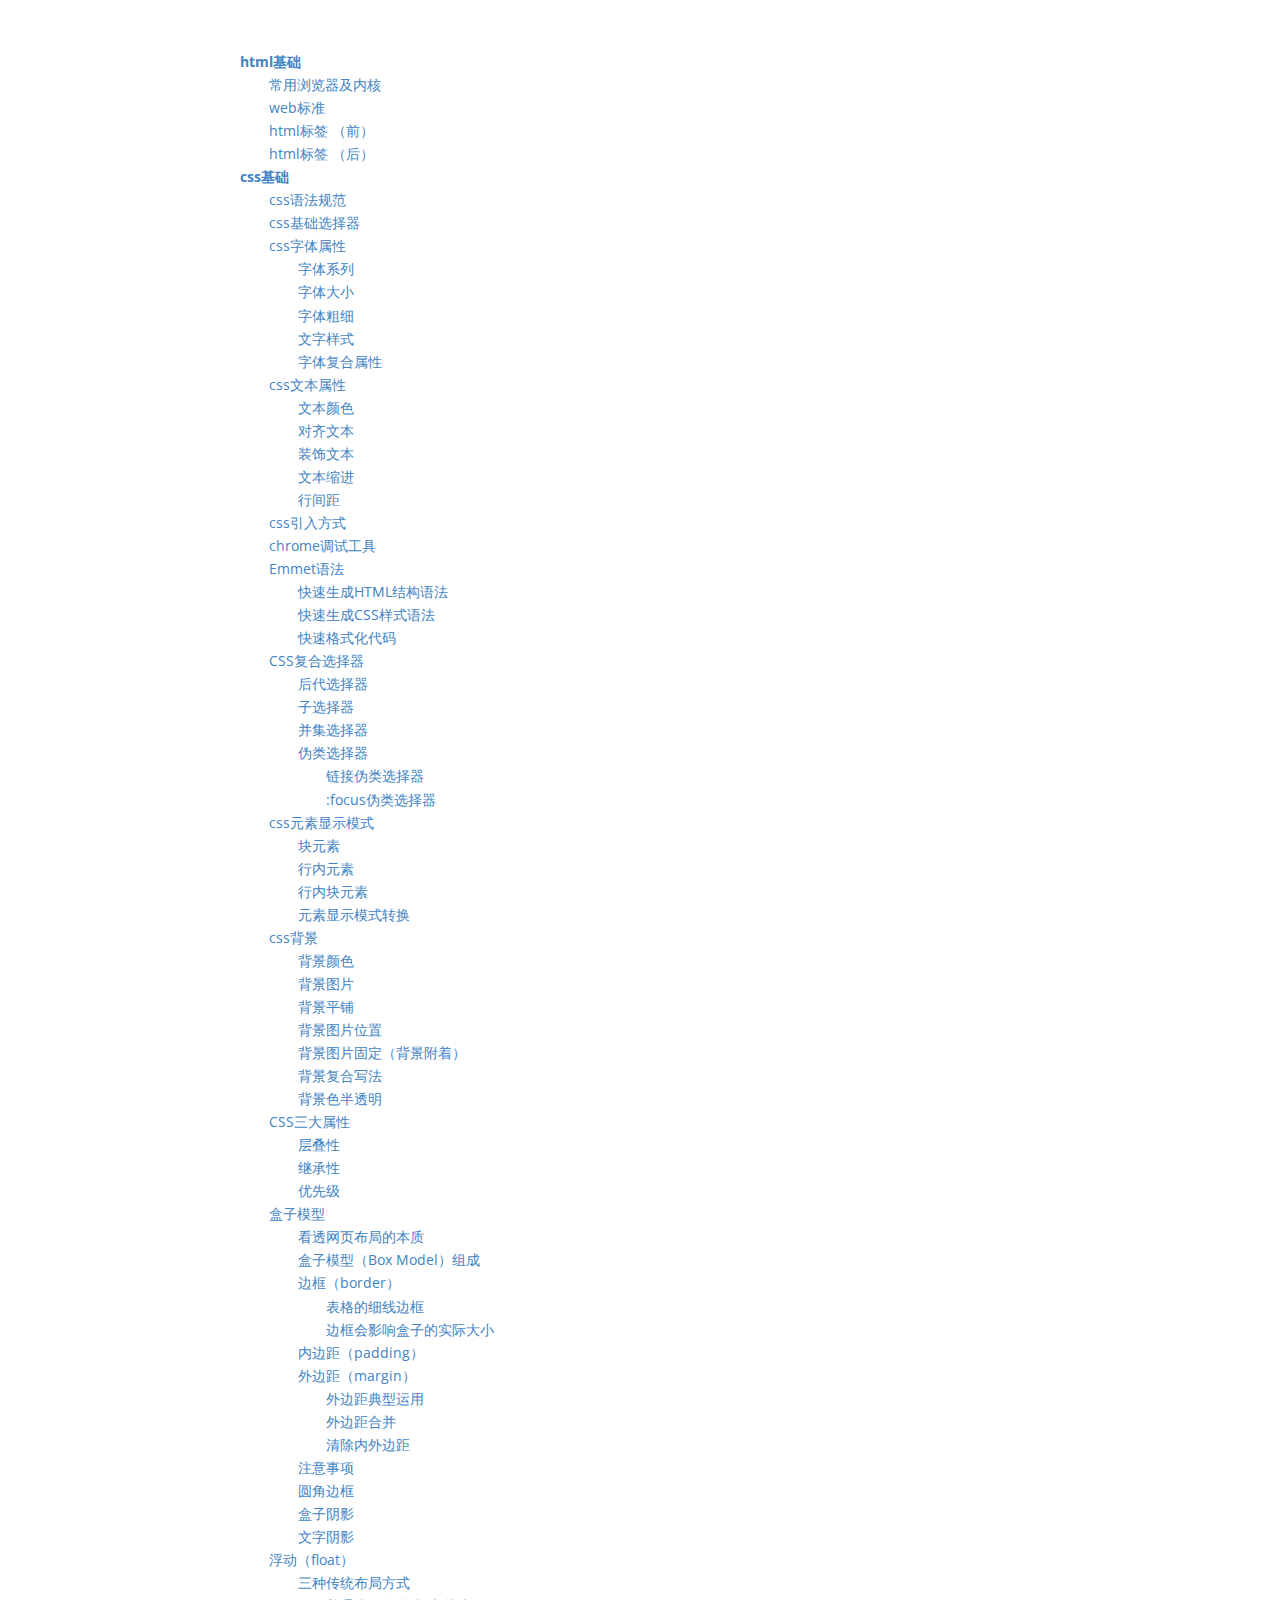
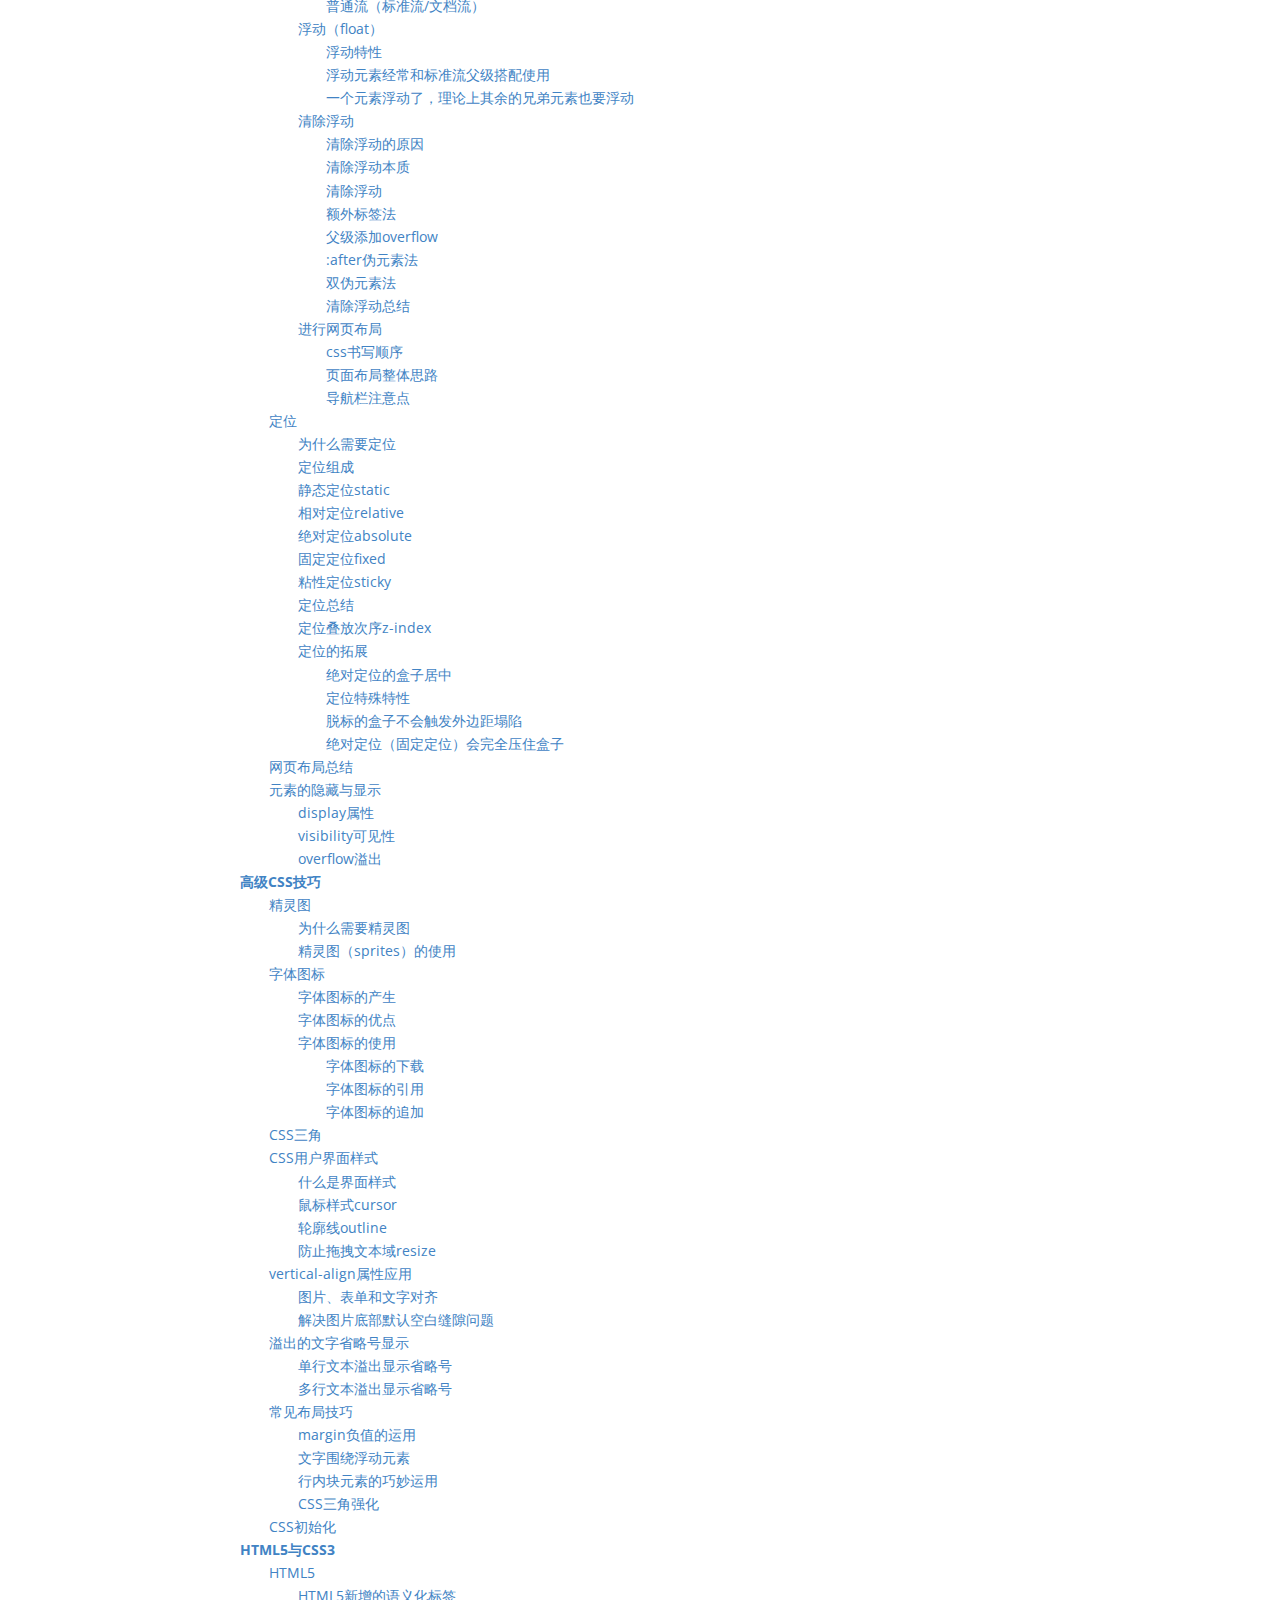
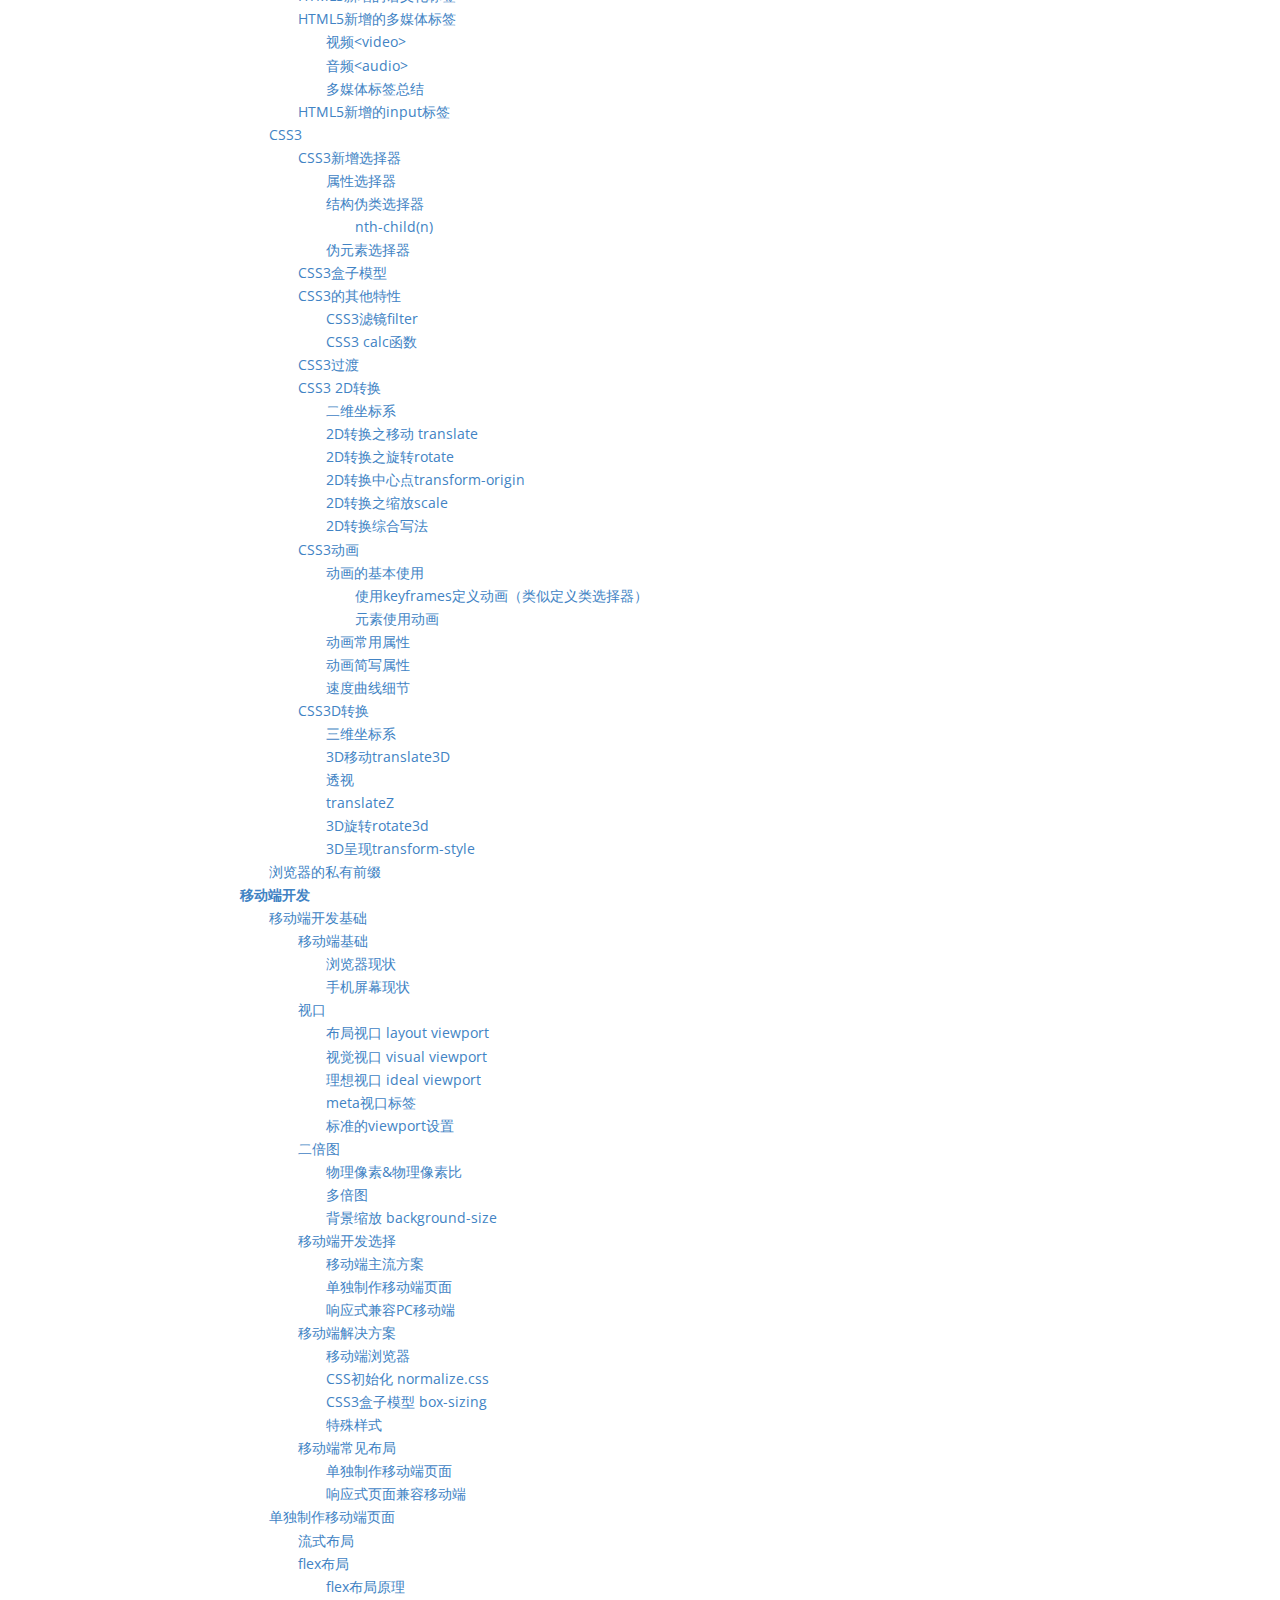
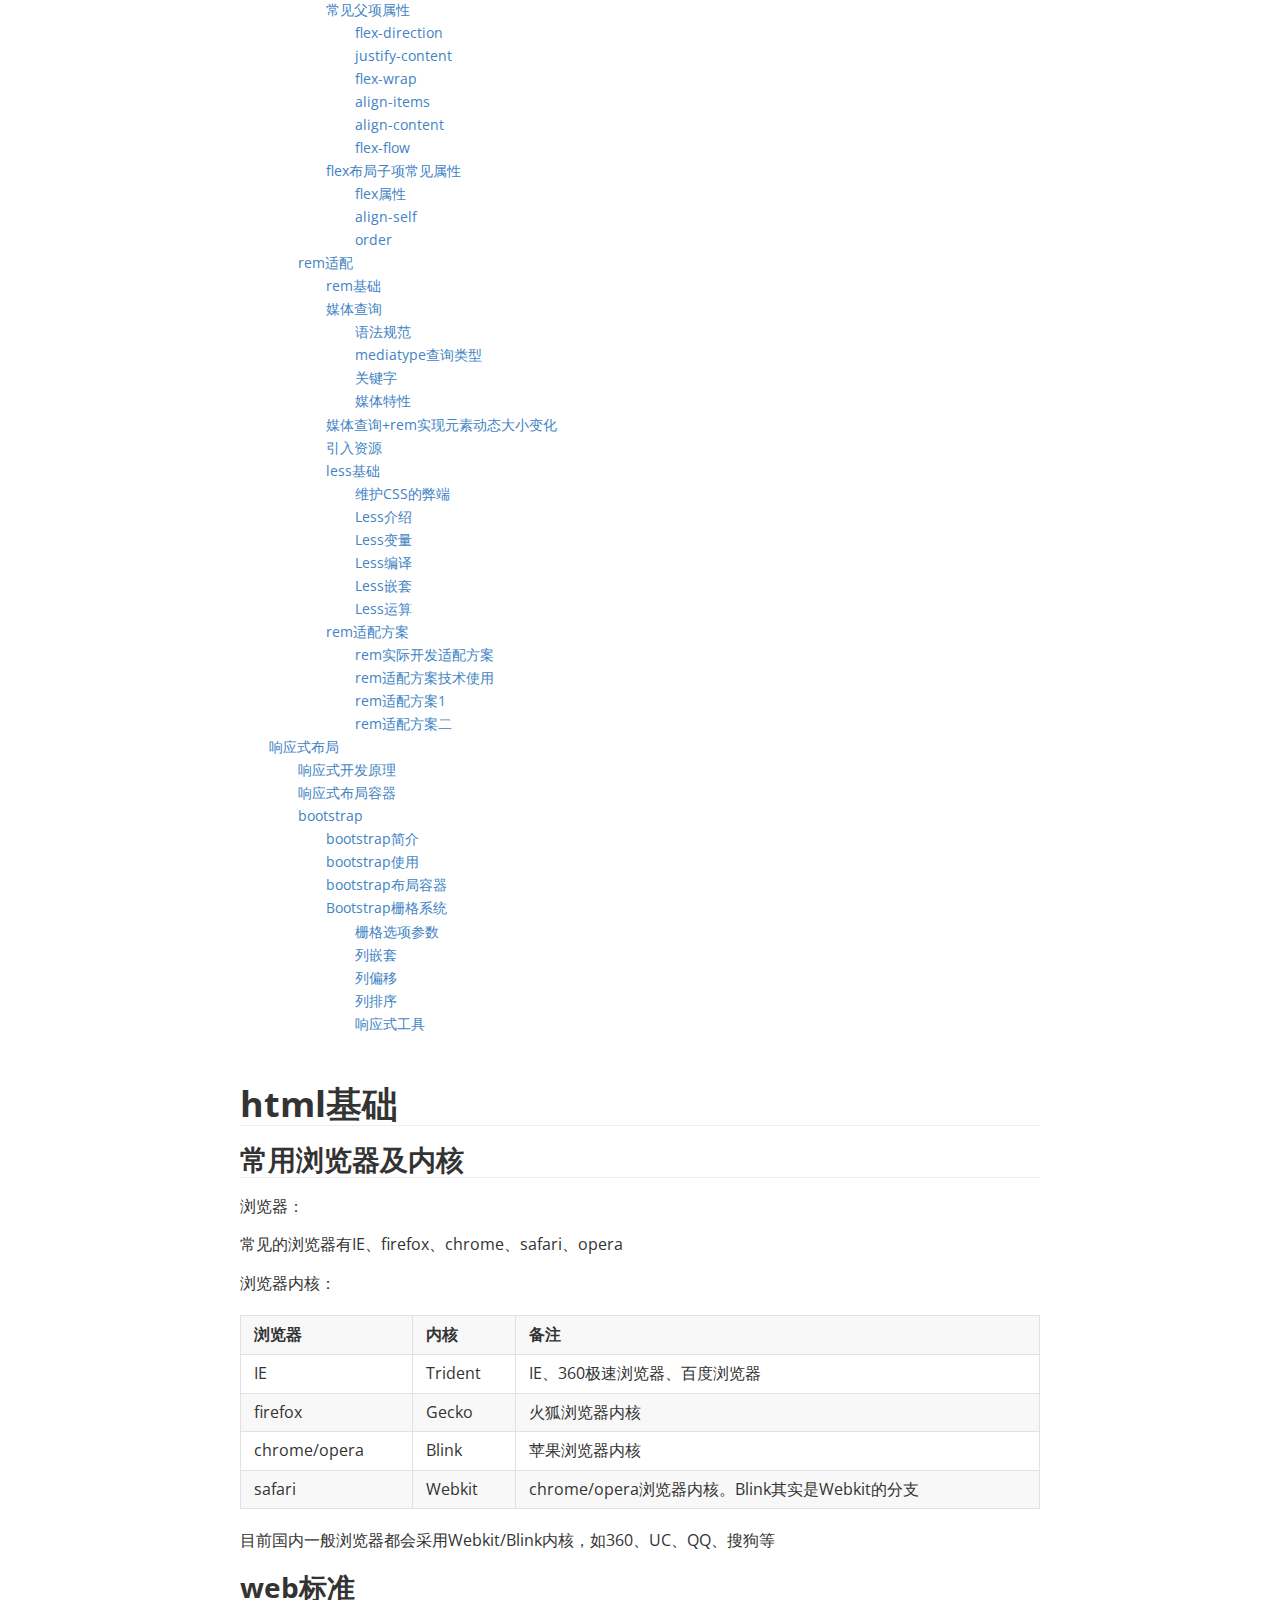
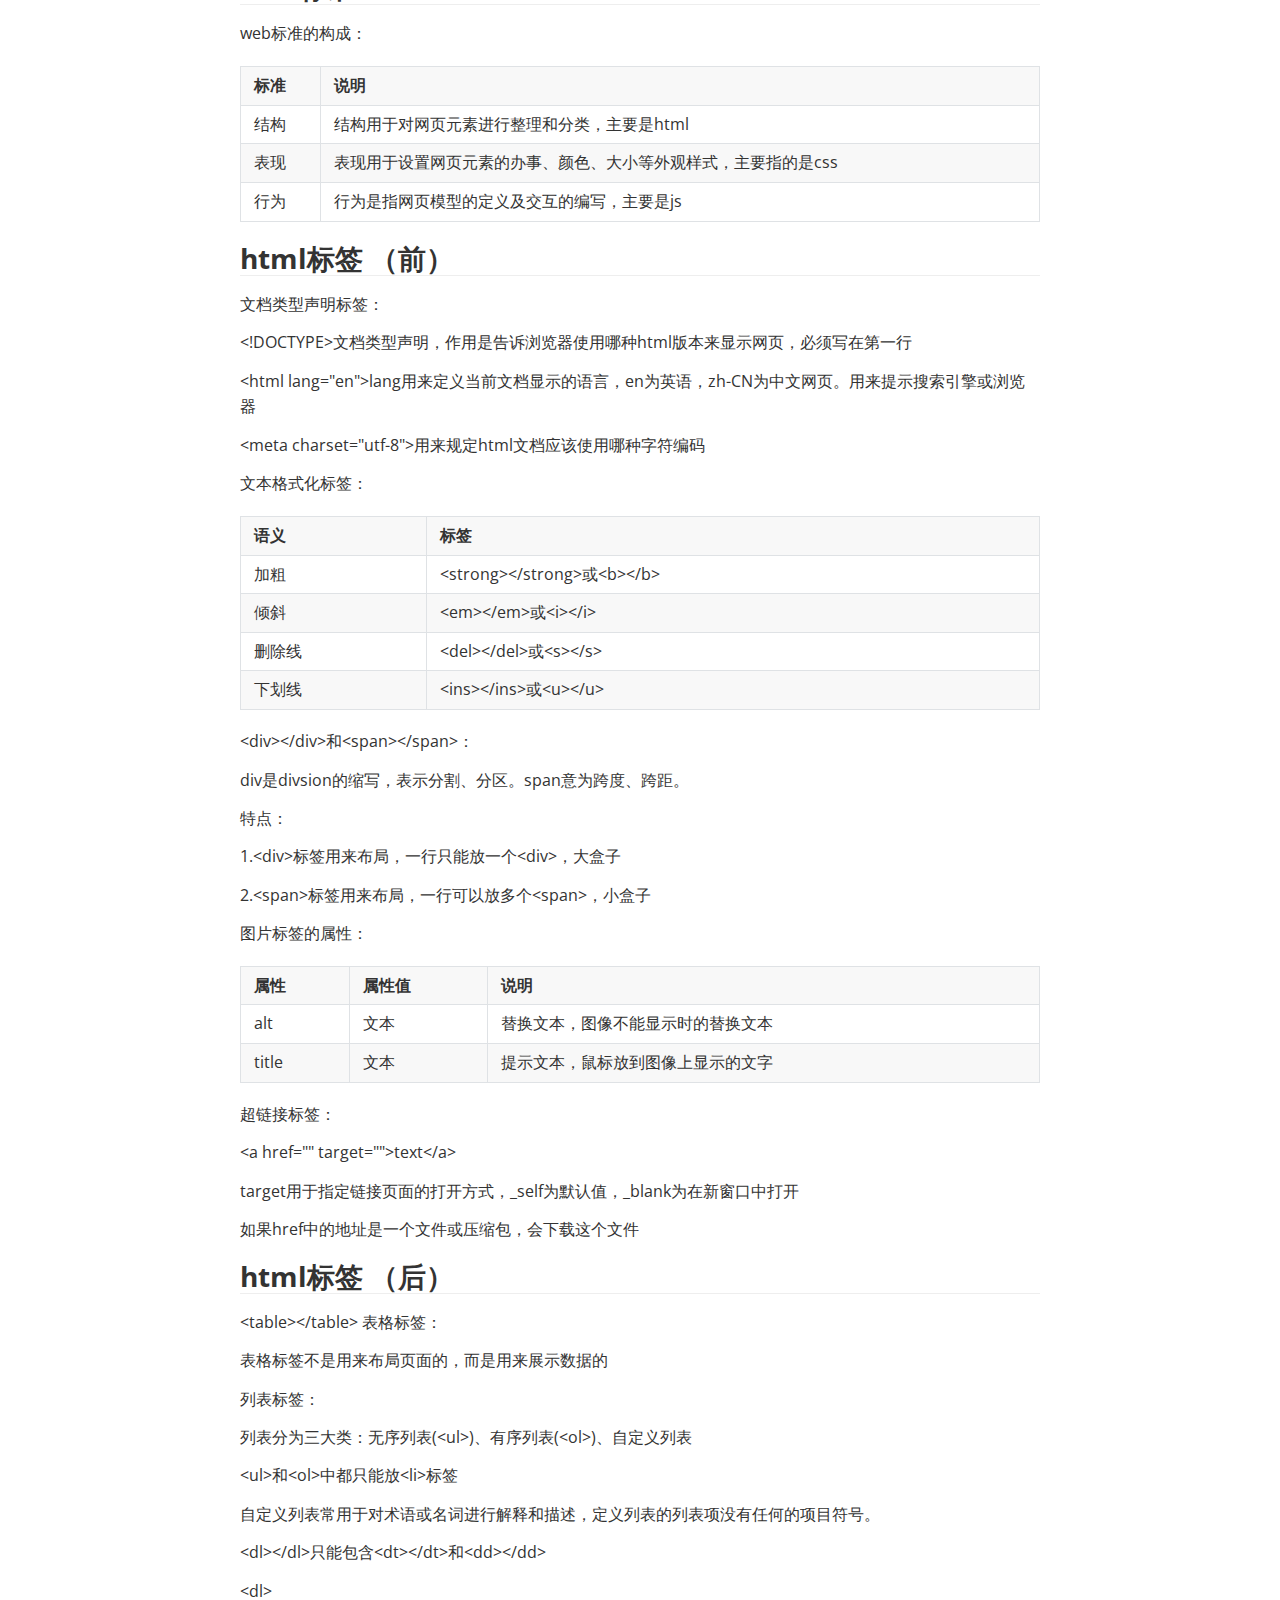
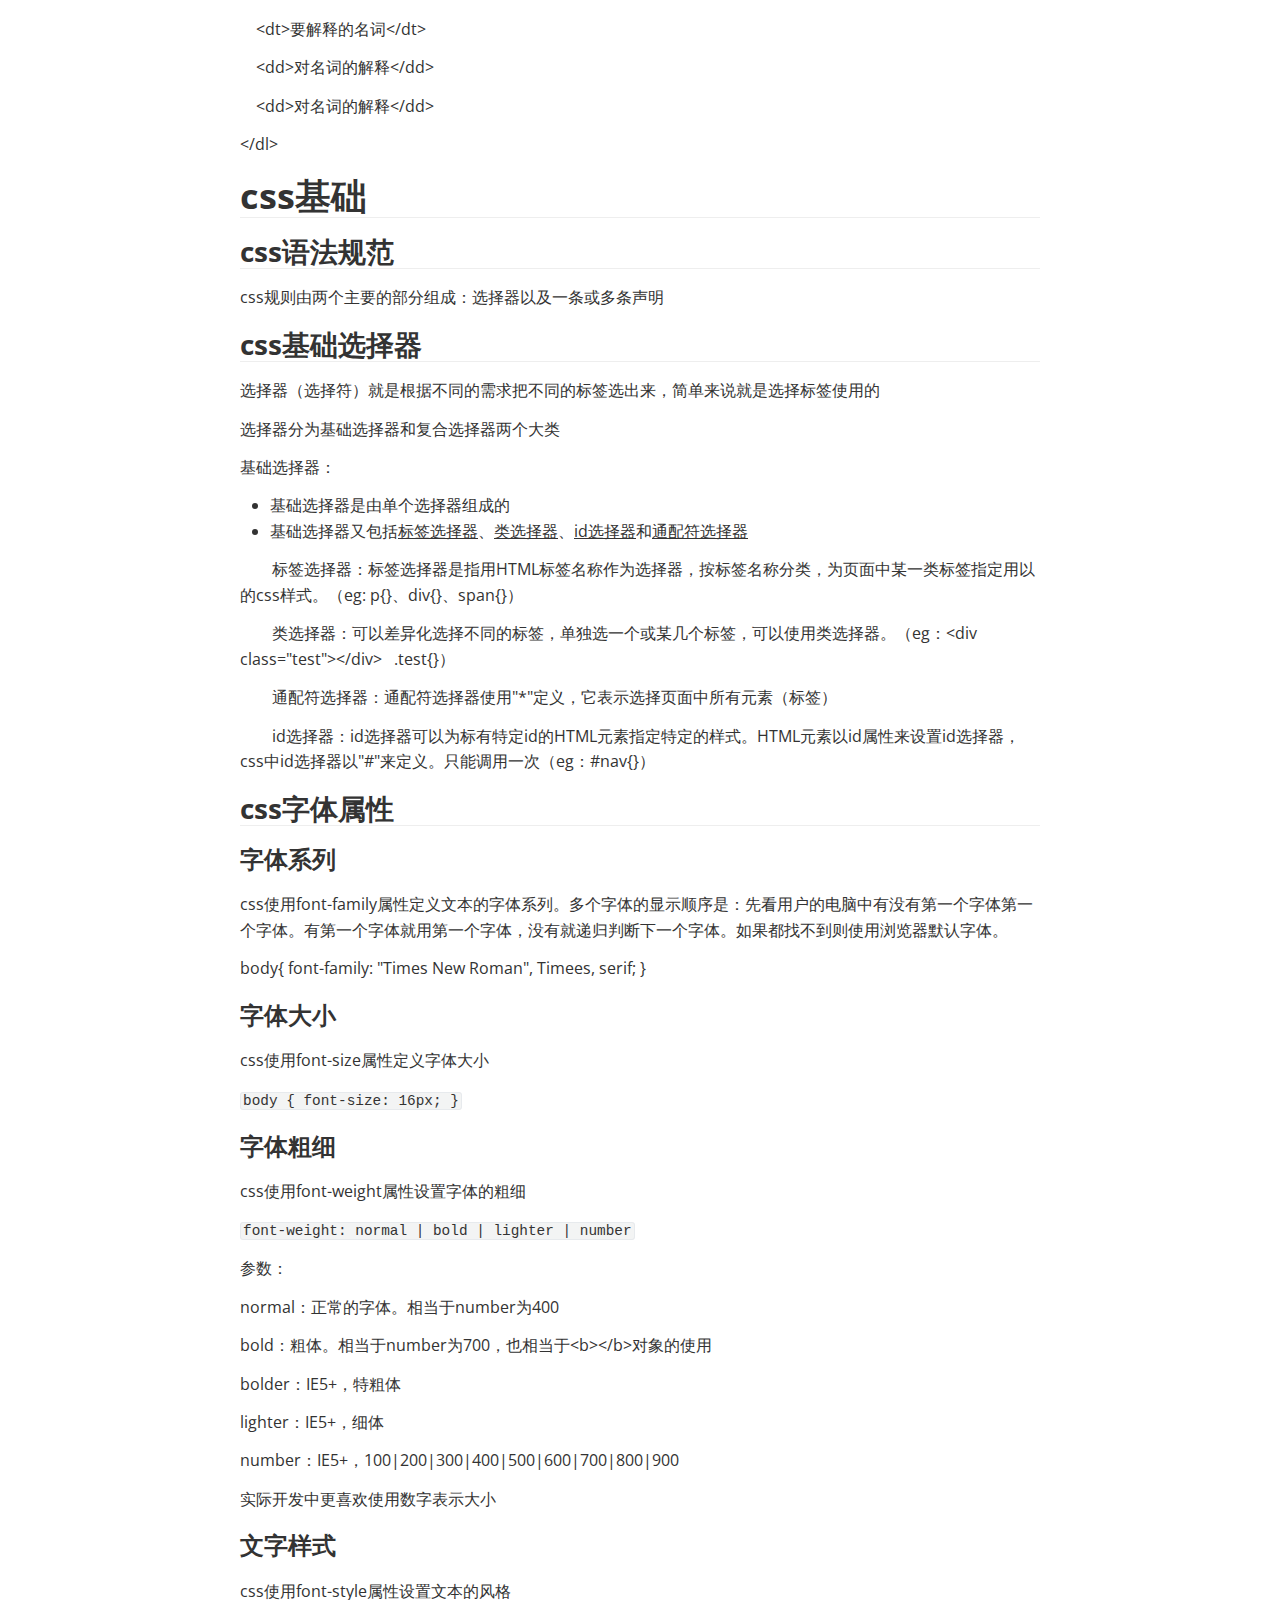
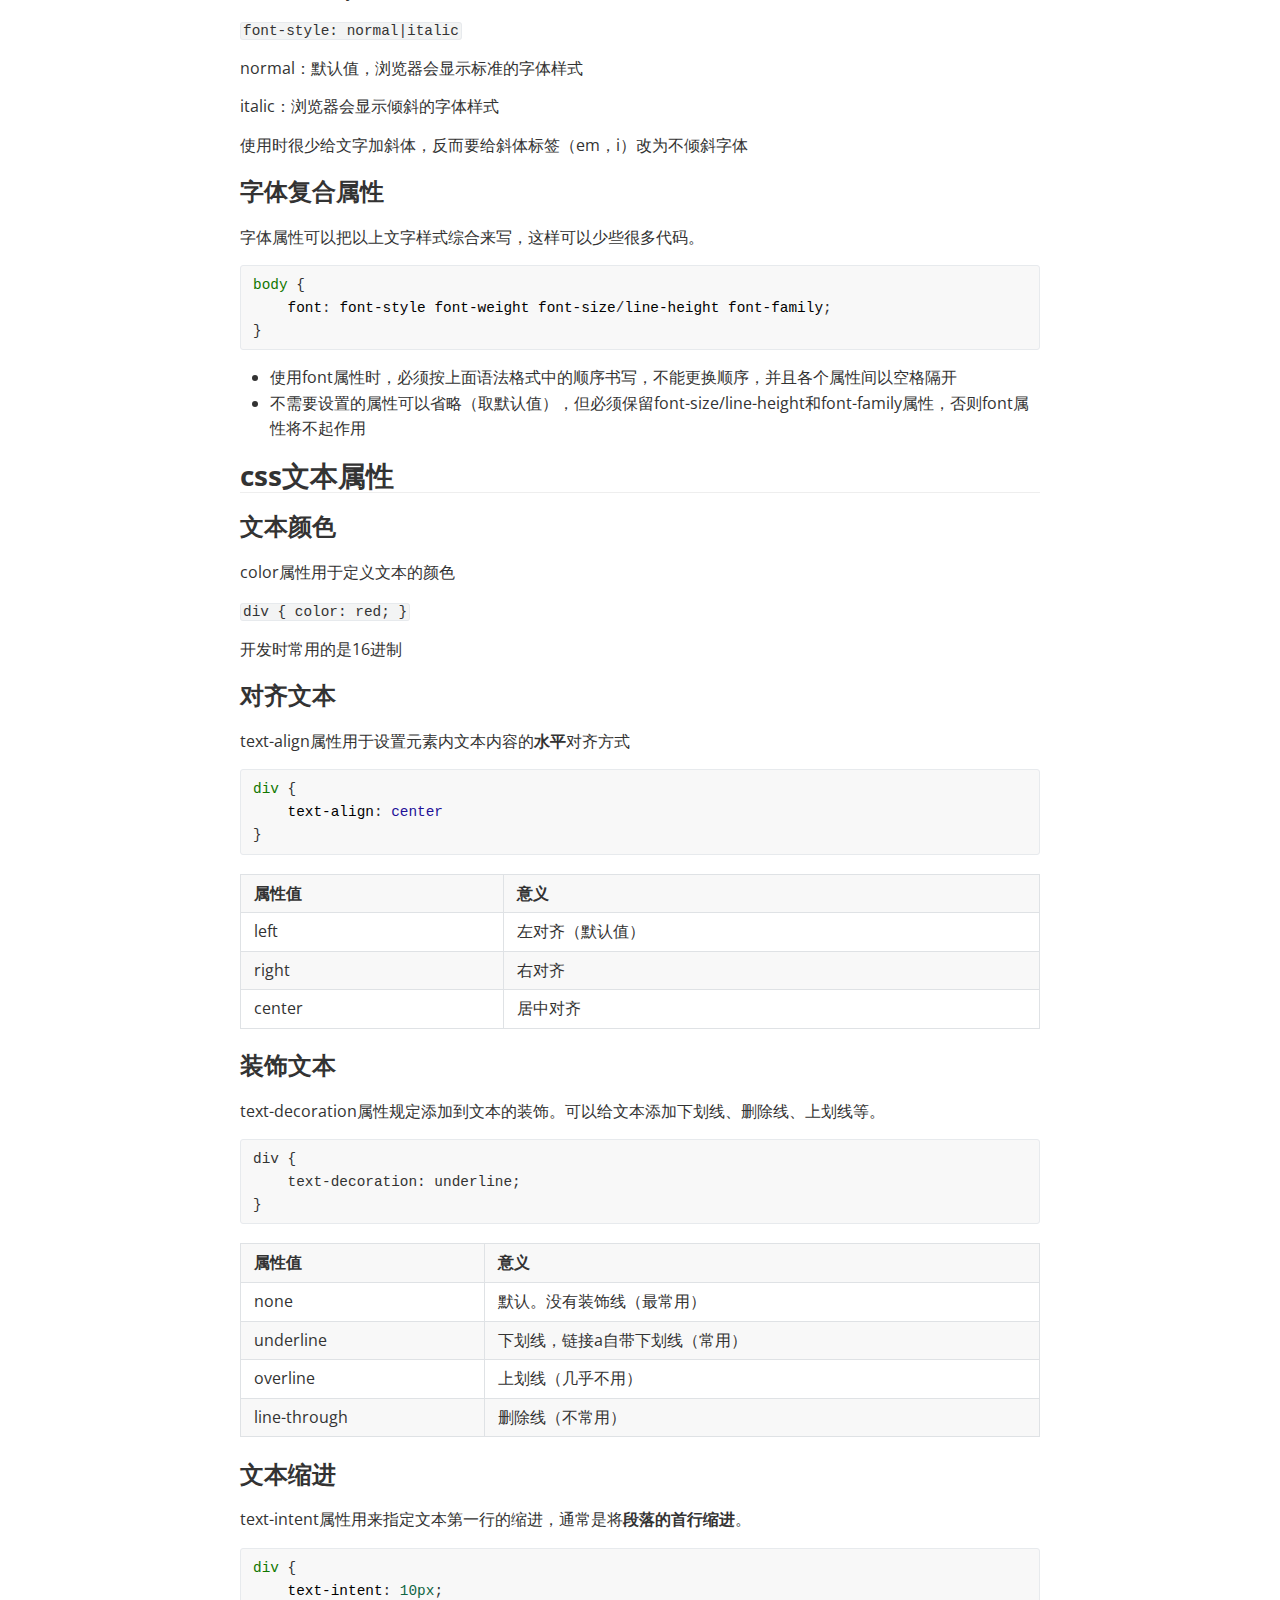
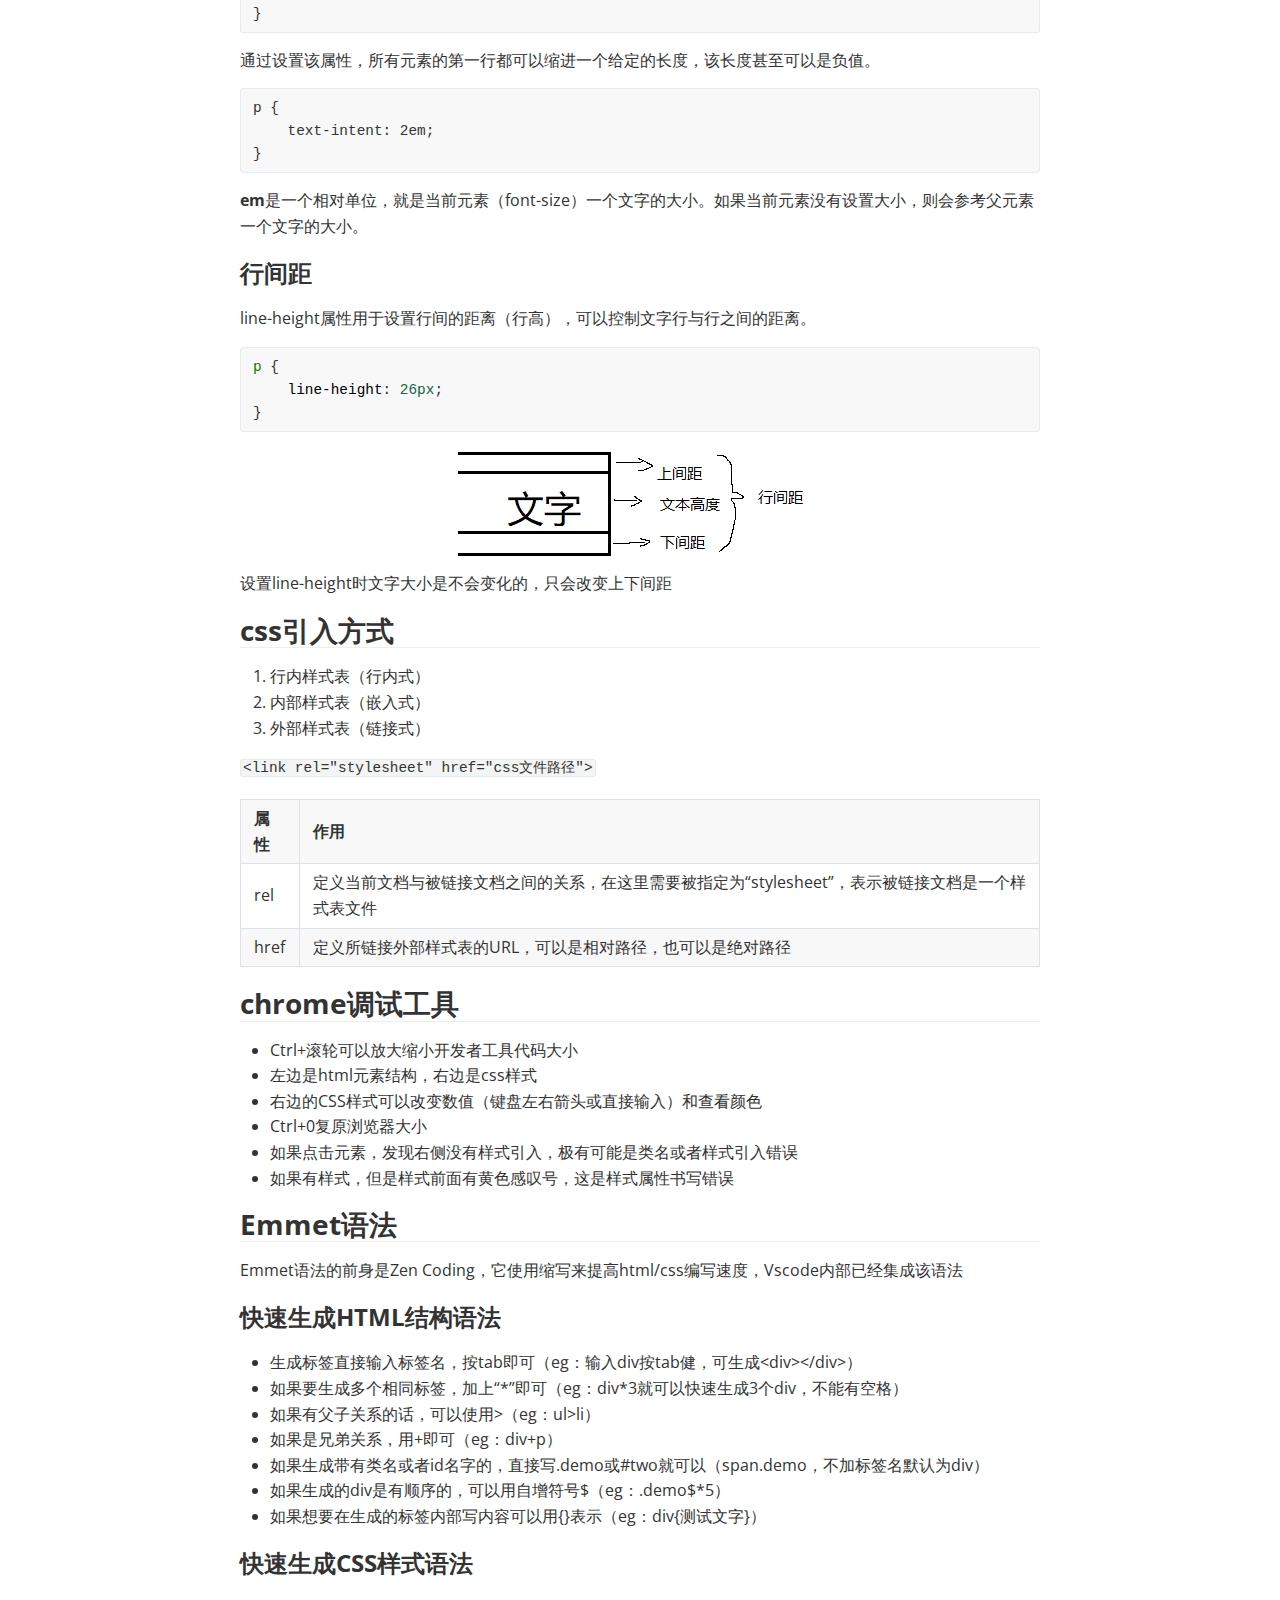
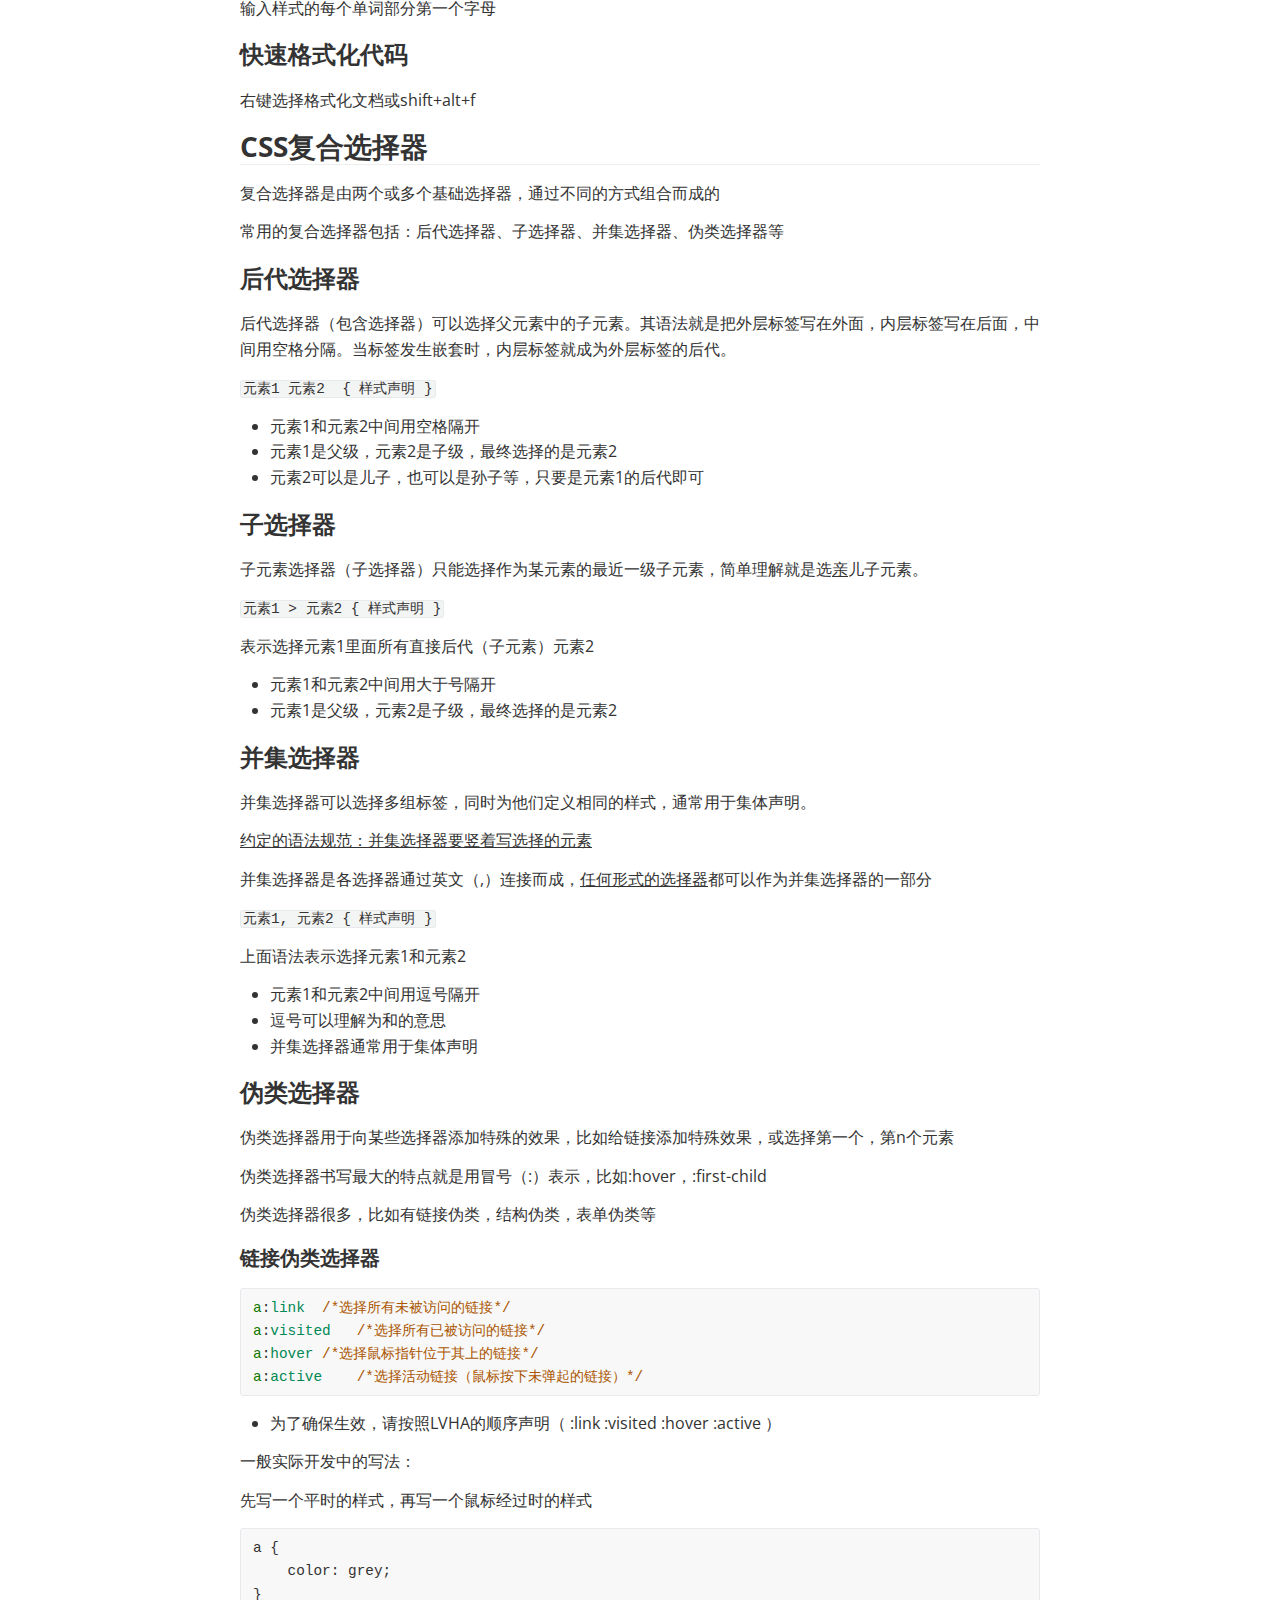
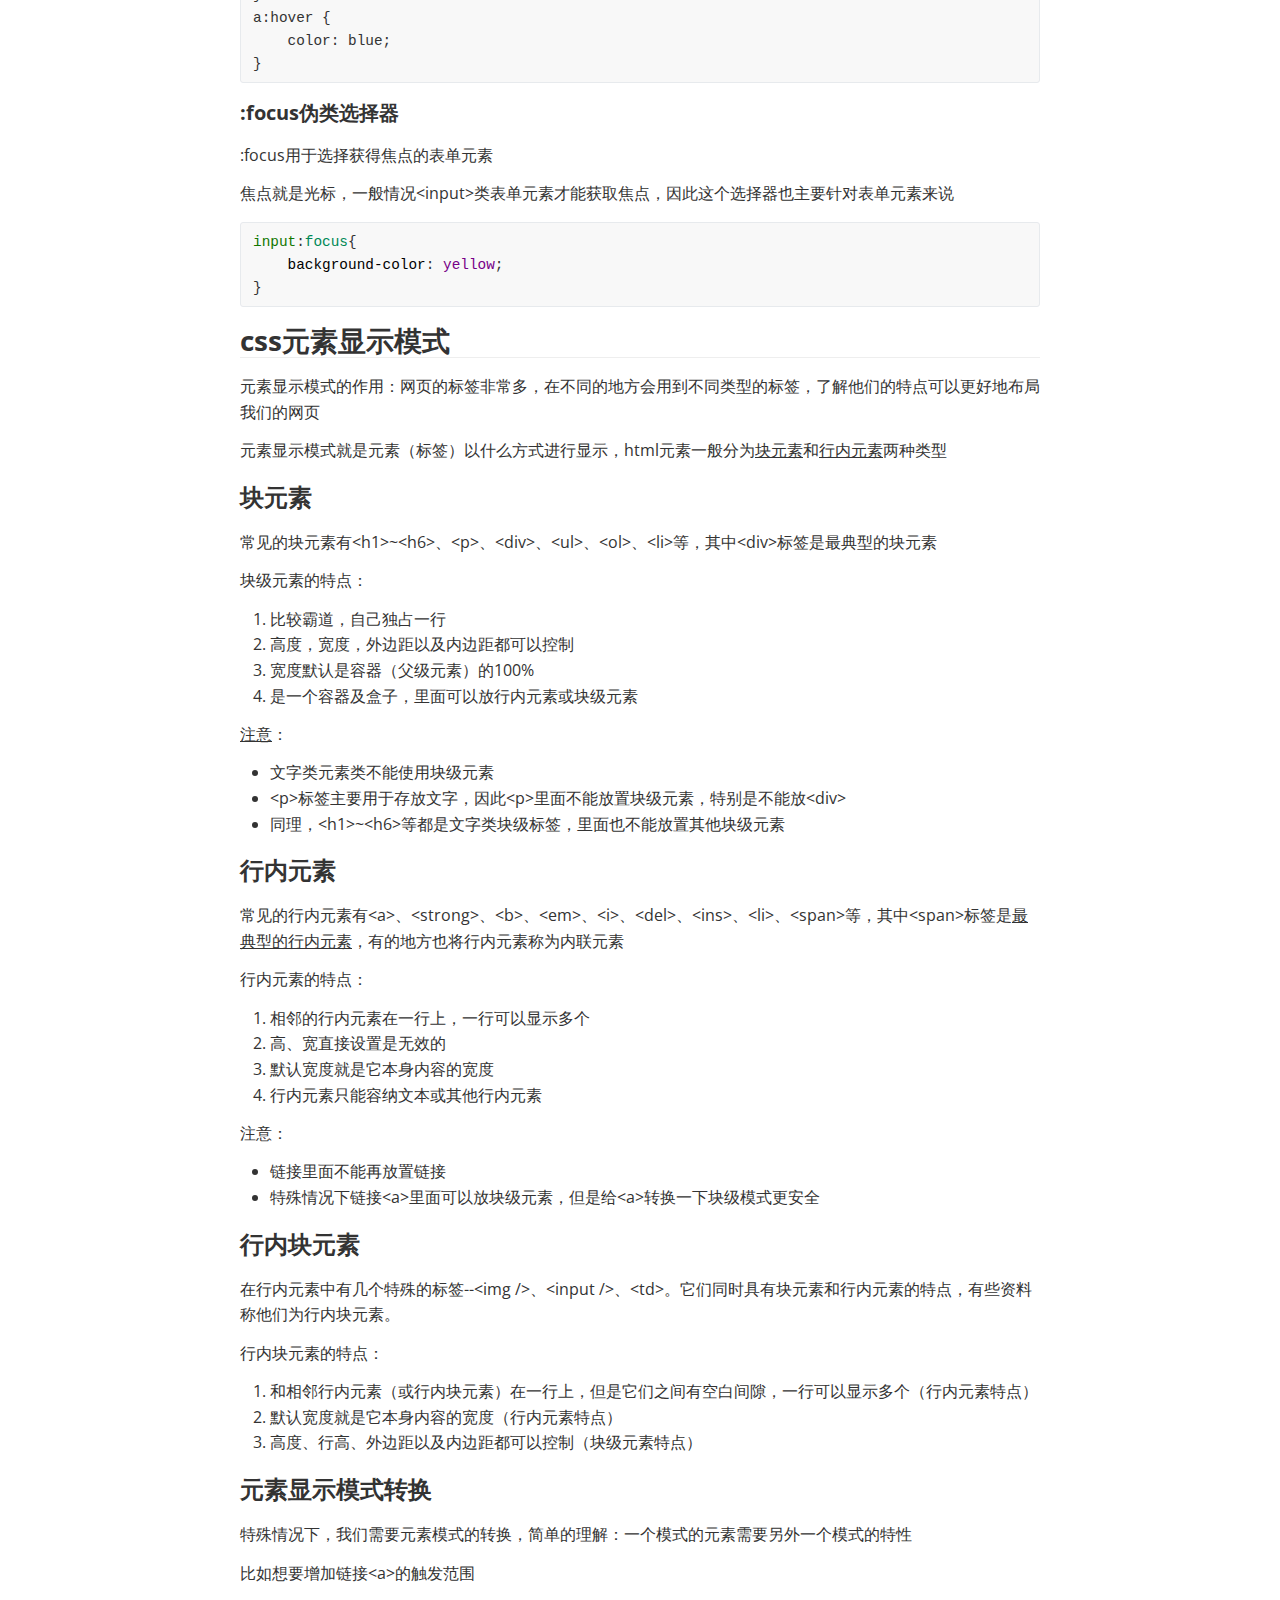
<file: pages/wenwd-css-data/wenwd-css-data.html>
<!doctype html>
<html>
<head>
<meta charset='UTF-8'><meta name='viewport' content='width=device-width initial-scale=1'>
<title>readme</title><link href='https://fonts.loli.net/css?family=Open+Sans:400italic,700italic,700,400&subset=latin,latin-ext' rel='stylesheet' type='text/css' /><style type='text/css'>html {overflow-x: initial !important;}:root { --bg-color:#ffffff; --text-color:#333333; --select-text-bg-color:#B5D6FC; --select-text-font-color:auto; --monospace:"Lucida Console",Consolas,"Courier",monospace; --title-bar-height:20px; }
.mac-os-11 { --title-bar-height:28px; }
html { font-size: 14px; background-color: var(--bg-color); color: var(--text-color); font-family: "Helvetica Neue", Helvetica, Arial, sans-serif; -webkit-font-smoothing: antialiased; }
body { margin: 0px; padding: 0px; height: auto; bottom: 0px; top: 0px; left: 0px; right: 0px; font-size: 1rem; line-height: 1.42857; overflow-x: hidden; background: inherit; tab-size: 4; }
iframe { margin: auto; }
a.url { word-break: break-all; }
a:active, a:hover { outline: 0px; }
.in-text-selection, ::selection { text-shadow: none; background: var(--select-text-bg-color); color: var(--select-text-font-color); }
#write { margin: 0px auto; height: auto; width: inherit; word-break: normal; overflow-wrap: break-word; position: relative; white-space: normal; overflow-x: visible; padding-top: 36px; }
#write.first-line-indent p { text-indent: 2em; }
#write.first-line-indent li p, #write.first-line-indent p * { text-indent: 0px; }
#write.first-line-indent li { margin-left: 2em; }
.for-image #write { padding-left: 8px; padding-right: 8px; }
body.typora-export { padding-left: 30px; padding-right: 30px; }
.typora-export .footnote-line, .typora-export li, .typora-export p { white-space: pre-wrap; }
.typora-export .task-list-item input { pointer-events: none; }
@media screen and (max-width: 500px) {
  body.typora-export { padding-left: 0px; padding-right: 0px; }
  #write { padding-left: 20px; padding-right: 20px; }
  .CodeMirror-sizer { margin-left: 0px !important; }
  .CodeMirror-gutters { display: none !important; }
}
#write li > figure:last-child { margin-bottom: 0.5rem; }
#write ol, #write ul { position: relative; }
img { max-width: 100%; vertical-align: middle; image-orientation: from-image; }
button, input, select, textarea { color: inherit; font: inherit; }
input[type="checkbox"], input[type="radio"] { line-height: normal; padding: 0px; }
*, ::after, ::before { box-sizing: border-box; }
#write h1, #write h2, #write h3, #write h4, #write h5, #write h6, #write p, #write pre { width: inherit; }
#write h1, #write h2, #write h3, #write h4, #write h5, #write h6, #write p { position: relative; }
p { line-height: inherit; }
h1, h2, h3, h4, h5, h6 { break-after: avoid-page; break-inside: avoid; orphans: 4; }
p { orphans: 4; }
h1 { font-size: 2rem; }
h2 { font-size: 1.8rem; }
h3 { font-size: 1.6rem; }
h4 { font-size: 1.4rem; }
h5 { font-size: 1.2rem; }
h6 { font-size: 1rem; }
.md-math-block, .md-rawblock, h1, h2, h3, h4, h5, h6, p { margin-top: 1rem; margin-bottom: 1rem; }
.hidden { display: none; }
.md-blockmeta { color: rgb(204, 204, 204); font-weight: 700; font-style: italic; }
a { cursor: pointer; }
sup.md-footnote { padding: 2px 4px; background-color: rgba(238, 238, 238, 0.7); color: rgb(85, 85, 85); border-radius: 4px; cursor: pointer; }
sup.md-footnote a, sup.md-footnote a:hover { color: inherit; text-transform: inherit; text-decoration: inherit; }
#write input[type="checkbox"] { cursor: pointer; width: inherit; height: inherit; }
figure { overflow-x: auto; margin: 1.2em 0px; max-width: calc(100% + 16px); padding: 0px; }
figure > table { margin: 0px; }
tr { break-inside: avoid; break-after: auto; }
thead { display: table-header-group; }
table { border-collapse: collapse; border-spacing: 0px; width: 100%; overflow: auto; break-inside: auto; text-align: left; }
table.md-table td { min-width: 32px; }
.CodeMirror-gutters { border-right: 0px; background-color: inherit; }
.CodeMirror-linenumber { user-select: none; }
.CodeMirror { text-align: left; }
.CodeMirror-placeholder { opacity: 0.3; }
.CodeMirror pre { padding: 0px 4px; }
.CodeMirror-lines { padding: 0px; }
div.hr:focus { cursor: none; }
#write pre { white-space: pre-wrap; }
#write.fences-no-line-wrapping pre { white-space: pre; }
#write pre.ty-contain-cm { white-space: normal; }
.CodeMirror-gutters { margin-right: 4px; }
.md-fences { font-size: 0.9rem; display: block; break-inside: avoid; text-align: left; overflow: visible; white-space: pre; background: inherit; position: relative !important; }
.md-diagram-panel { width: 100%; margin-top: 10px; text-align: center; padding-top: 0px; padding-bottom: 8px; overflow-x: auto; }
#write .md-fences.mock-cm { white-space: pre-wrap; }
.md-fences.md-fences-with-lineno { padding-left: 0px; }
#write.fences-no-line-wrapping .md-fences.mock-cm { white-space: pre; overflow-x: auto; }
.md-fences.mock-cm.md-fences-with-lineno { padding-left: 8px; }
.CodeMirror-line, twitterwidget { break-inside: avoid; }
.footnotes { opacity: 0.8; font-size: 0.9rem; margin-top: 1em; margin-bottom: 1em; }
.footnotes + .footnotes { margin-top: 0px; }
.md-reset { margin: 0px; padding: 0px; border: 0px; outline: 0px; vertical-align: top; background: 0px 0px; text-decoration: none; text-shadow: none; float: none; position: static; width: auto; height: auto; white-space: nowrap; cursor: inherit; -webkit-tap-highlight-color: transparent; line-height: normal; font-weight: 400; text-align: left; box-sizing: content-box; direction: ltr; }
li div { padding-top: 0px; }
blockquote { margin: 1rem 0px; }
li .mathjax-block, li p { margin: 0.5rem 0px; }
li blockquote { margin: 1rem 0px; }
li { margin: 0px; position: relative; }
blockquote > :last-child { margin-bottom: 0px; }
blockquote > :first-child, li > :first-child { margin-top: 0px; }
.footnotes-area { color: rgb(136, 136, 136); margin-top: 0.714rem; padding-bottom: 0.143rem; white-space: normal; }
#write .footnote-line { white-space: pre-wrap; }
@media print {
  body, html { border: 1px solid transparent; height: 99%; break-after: avoid; break-before: avoid; font-variant-ligatures: no-common-ligatures; }
  #write { margin-top: 0px; padding-top: 0px; border-color: transparent !important; }
  .typora-export * { -webkit-print-color-adjust: exact; }
  .typora-export #write { break-after: avoid; }
  .typora-export #write::after { height: 0px; }
  .is-mac table { break-inside: avoid; }
}
.footnote-line { margin-top: 0.714em; font-size: 0.7em; }
a img, img a { cursor: pointer; }
pre.md-meta-block { font-size: 0.8rem; min-height: 0.8rem; white-space: pre-wrap; background: rgb(204, 204, 204); display: block; overflow-x: hidden; }
p > .md-image:only-child:not(.md-img-error) img, p > img:only-child { display: block; margin: auto; }
#write.first-line-indent p > .md-image:only-child:not(.md-img-error) img { left: -2em; position: relative; }
p > .md-image:only-child { display: inline-block; width: 100%; }
#write .MathJax_Display { margin: 0.8em 0px 0px; }
.md-math-block { width: 100%; }
.md-math-block:not(:empty)::after { display: none; }
.MathJax_ref { fill: currentcolor; }
[contenteditable="true"]:active, [contenteditable="true"]:focus, [contenteditable="false"]:active, [contenteditable="false"]:focus { outline: 0px; box-shadow: none; }
.md-task-list-item { position: relative; list-style-type: none; }
.task-list-item.md-task-list-item { padding-left: 0px; }
.md-task-list-item > input { position: absolute; top: 0px; left: 0px; margin-left: -1.2em; margin-top: calc(1em - 10px); border: none; }
.math { font-size: 1rem; }
.md-toc { min-height: 3.58rem; position: relative; font-size: 0.9rem; border-radius: 10px; }
.md-toc-content { position: relative; margin-left: 0px; }
.md-toc-content::after, .md-toc::after { display: none; }
.md-toc-item { display: block; color: rgb(65, 131, 196); }
.md-toc-item a { text-decoration: none; }
.md-toc-inner:hover { text-decoration: underline; }
.md-toc-inner { display: inline-block; cursor: pointer; }
.md-toc-h1 .md-toc-inner { margin-left: 0px; font-weight: 700; }
.md-toc-h2 .md-toc-inner { margin-left: 2em; }
.md-toc-h3 .md-toc-inner { margin-left: 4em; }
.md-toc-h4 .md-toc-inner { margin-left: 6em; }
.md-toc-h5 .md-toc-inner { margin-left: 8em; }
.md-toc-h6 .md-toc-inner { margin-left: 10em; }
@media screen and (max-width: 48em) {
  .md-toc-h3 .md-toc-inner { margin-left: 3.5em; }
  .md-toc-h4 .md-toc-inner { margin-left: 5em; }
  .md-toc-h5 .md-toc-inner { margin-left: 6.5em; }
  .md-toc-h6 .md-toc-inner { margin-left: 8em; }
}
a.md-toc-inner { font-size: inherit; font-style: inherit; font-weight: inherit; line-height: inherit; }
.footnote-line a:not(.reversefootnote) { color: inherit; }
.md-attr { display: none; }
.md-fn-count::after { content: "."; }
code, pre, samp, tt { font-family: var(--monospace); }
kbd { margin: 0px 0.1em; padding: 0.1em 0.6em; font-size: 0.8em; color: rgb(36, 39, 41); background: rgb(255, 255, 255); border: 1px solid rgb(173, 179, 185); border-radius: 3px; box-shadow: rgba(12, 13, 14, 0.2) 0px 1px 0px, rgb(255, 255, 255) 0px 0px 0px 2px inset; white-space: nowrap; vertical-align: middle; }
.md-comment { color: rgb(162, 127, 3); opacity: 0.8; font-family: var(--monospace); }
code { text-align: left; vertical-align: initial; }
a.md-print-anchor { white-space: pre !important; border-width: initial !important; border-style: none !important; border-color: initial !important; display: inline-block !important; position: absolute !important; width: 1px !important; right: 0px !important; outline: 0px !important; background: 0px 0px !important; text-decoration: initial !important; text-shadow: initial !important; }
.md-inline-math .MathJax_SVG .noError { display: none !important; }
.html-for-mac .inline-math-svg .MathJax_SVG { vertical-align: 0.2px; }
.md-math-block .MathJax_SVG_Display { text-align: center; margin: 0px; position: relative; text-indent: 0px; max-width: none; max-height: none; min-height: 0px; min-width: 100%; width: auto; overflow-y: hidden; display: block !important; }
.MathJax_SVG_Display, .md-inline-math .MathJax_SVG_Display { width: auto; margin: inherit; display: inline-block !important; }
.MathJax_SVG .MJX-monospace { font-family: var(--monospace); }
.MathJax_SVG .MJX-sans-serif { font-family: sans-serif; }
.MathJax_SVG { display: inline; font-style: normal; font-weight: 400; line-height: normal; zoom: 90%; text-indent: 0px; text-align: left; text-transform: none; letter-spacing: normal; word-spacing: normal; overflow-wrap: normal; white-space: nowrap; float: none; direction: ltr; max-width: none; max-height: none; min-width: 0px; min-height: 0px; border: 0px; padding: 0px; margin: 0px; }
.MathJax_SVG * { transition: none 0s ease 0s; }
.MathJax_SVG_Display svg { vertical-align: middle !important; margin-bottom: 0px !important; margin-top: 0px !important; }
.os-windows.monocolor-emoji .md-emoji { font-family: "Segoe UI Symbol", sans-serif; }
.md-diagram-panel > svg { max-width: 100%; }
[lang="flow"] svg, [lang="mermaid"] svg { max-width: 100%; height: auto; }
[lang="mermaid"] .node text { font-size: 1rem; }
table tr th { border-bottom: 0px; }
video { max-width: 100%; display: block; margin: 0px auto; }
iframe { max-width: 100%; width: 100%; border: none; }
.highlight td, .highlight tr { border: 0px; }
mark { background: rgb(255, 255, 0); color: rgb(0, 0, 0); }
.md-html-inline .md-plain, .md-html-inline strong, mark .md-inline-math, mark strong { color: inherit; }
mark .md-meta { color: rgb(0, 0, 0); opacity: 0.3 !important; }
@media print {
  .typora-export h1, .typora-export h2, .typora-export h3, .typora-export h4, .typora-export h5, .typora-export h6 { break-inside: avoid; }
}
.md-diagram-panel .messageText { stroke: none !important; }
.md-diagram-panel .start-state { fill: var(--node-fill); }
.md-diagram-panel .edgeLabel rect { opacity: 1 !important; }
.md-require-zoom-fix foreignobject { font-size: var(--mermaid-font-zoom); }


.CodeMirror { height: auto; }
.CodeMirror.cm-s-inner { background: inherit; }
.CodeMirror-scroll { overflow: auto hidden; z-index: 3; }
.CodeMirror-gutter-filler, .CodeMirror-scrollbar-filler { background-color: rgb(255, 255, 255); }
.CodeMirror-gutters { border-right: 1px solid rgb(221, 221, 221); background: inherit; white-space: nowrap; }
.CodeMirror-linenumber { padding: 0px 3px 0px 5px; text-align: right; color: rgb(153, 153, 153); }
.cm-s-inner .cm-keyword { color: rgb(119, 0, 136); }
.cm-s-inner .cm-atom, .cm-s-inner.cm-atom { color: rgb(34, 17, 153); }
.cm-s-inner .cm-number { color: rgb(17, 102, 68); }
.cm-s-inner .cm-def { color: rgb(0, 0, 255); }
.cm-s-inner .cm-variable { color: rgb(0, 0, 0); }
.cm-s-inner .cm-variable-2 { color: rgb(0, 85, 170); }
.cm-s-inner .cm-variable-3 { color: rgb(0, 136, 85); }
.cm-s-inner .cm-string { color: rgb(170, 17, 17); }
.cm-s-inner .cm-property { color: rgb(0, 0, 0); }
.cm-s-inner .cm-operator { color: rgb(152, 26, 26); }
.cm-s-inner .cm-comment, .cm-s-inner.cm-comment { color: rgb(170, 85, 0); }
.cm-s-inner .cm-string-2 { color: rgb(255, 85, 0); }
.cm-s-inner .cm-meta { color: rgb(85, 85, 85); }
.cm-s-inner .cm-qualifier { color: rgb(85, 85, 85); }
.cm-s-inner .cm-builtin { color: rgb(51, 0, 170); }
.cm-s-inner .cm-bracket { color: rgb(153, 153, 119); }
.cm-s-inner .cm-tag { color: rgb(17, 119, 0); }
.cm-s-inner .cm-attribute { color: rgb(0, 0, 204); }
.cm-s-inner .cm-header, .cm-s-inner.cm-header { color: rgb(0, 0, 255); }
.cm-s-inner .cm-quote, .cm-s-inner.cm-quote { color: rgb(0, 153, 0); }
.cm-s-inner .cm-hr, .cm-s-inner.cm-hr { color: rgb(153, 153, 153); }
.cm-s-inner .cm-link, .cm-s-inner.cm-link { color: rgb(0, 0, 204); }
.cm-negative { color: rgb(221, 68, 68); }
.cm-positive { color: rgb(34, 153, 34); }
.cm-header, .cm-strong { font-weight: 700; }
.cm-del { text-decoration: line-through; }
.cm-em { font-style: italic; }
.cm-link { text-decoration: underline; }
.cm-error { color: red; }
.cm-invalidchar { color: red; }
.cm-constant { color: rgb(38, 139, 210); }
.cm-defined { color: rgb(181, 137, 0); }
div.CodeMirror span.CodeMirror-matchingbracket { color: rgb(0, 255, 0); }
div.CodeMirror span.CodeMirror-nonmatchingbracket { color: rgb(255, 34, 34); }
.cm-s-inner .CodeMirror-activeline-background { background: inherit; }
.CodeMirror { position: relative; overflow: hidden; }
.CodeMirror-scroll { height: 100%; outline: 0px; position: relative; box-sizing: content-box; background: inherit; }
.CodeMirror-sizer { position: relative; }
.CodeMirror-gutter-filler, .CodeMirror-hscrollbar, .CodeMirror-scrollbar-filler, .CodeMirror-vscrollbar { position: absolute; z-index: 6; display: none; }
.CodeMirror-vscrollbar { right: 0px; top: 0px; overflow: hidden; }
.CodeMirror-hscrollbar { bottom: 0px; left: 0px; overflow: hidden; }
.CodeMirror-scrollbar-filler { right: 0px; bottom: 0px; }
.CodeMirror-gutter-filler { left: 0px; bottom: 0px; }
.CodeMirror-gutters { position: absolute; left: 0px; top: 0px; padding-bottom: 30px; z-index: 3; }
.CodeMirror-gutter { white-space: normal; height: 100%; box-sizing: content-box; padding-bottom: 30px; margin-bottom: -32px; display: inline-block; }
.CodeMirror-gutter-wrapper { position: absolute; z-index: 4; background: 0px 0px !important; border: none !important; }
.CodeMirror-gutter-background { position: absolute; top: 0px; bottom: 0px; z-index: 4; }
.CodeMirror-gutter-elt { position: absolute; cursor: default; z-index: 4; }
.CodeMirror-lines { cursor: text; }
.CodeMirror pre { border-radius: 0px; border-width: 0px; background: 0px 0px; font-family: inherit; font-size: inherit; margin: 0px; white-space: pre; overflow-wrap: normal; color: inherit; z-index: 2; position: relative; overflow: visible; }
.CodeMirror-wrap pre { overflow-wrap: break-word; white-space: pre-wrap; word-break: normal; }
.CodeMirror-code pre { border-right: 30px solid transparent; width: fit-content; }
.CodeMirror-wrap .CodeMirror-code pre { border-right: none; width: auto; }
.CodeMirror-linebackground { position: absolute; left: 0px; right: 0px; top: 0px; bottom: 0px; z-index: 0; }
.CodeMirror-linewidget { position: relative; z-index: 2; overflow: auto; }
.CodeMirror-wrap .CodeMirror-scroll { overflow-x: hidden; }
.CodeMirror-measure { position: absolute; width: 100%; height: 0px; overflow: hidden; visibility: hidden; }
.CodeMirror-measure pre { position: static; }
.CodeMirror div.CodeMirror-cursor { position: absolute; visibility: hidden; border-right: none; width: 0px; }
.CodeMirror div.CodeMirror-cursor { visibility: hidden; }
.CodeMirror-focused div.CodeMirror-cursor { visibility: inherit; }
.cm-searching { background: rgba(255, 255, 0, 0.4); }
@media print {
  .CodeMirror div.CodeMirror-cursor { visibility: hidden; }
}


:root {
    --side-bar-bg-color: #fafafa;
    --control-text-color: #777;
}

@include-when-export url(https://fonts.loli.net/css?family=Open+Sans:400italic,700italic,700,400&subset=latin,latin-ext);

/* open-sans-regular - latin-ext_latin */
  /* open-sans-italic - latin-ext_latin */
    /* open-sans-700 - latin-ext_latin */
    /* open-sans-700italic - latin-ext_latin */
  html {
    font-size: 16px;
}

body {
    font-family: "Open Sans","Clear Sans", "Helvetica Neue", Helvetica, Arial, sans-serif;
    color: rgb(51, 51, 51);
    line-height: 1.6;
}

#write {
    max-width: 860px;
  	margin: 0 auto;
  	padding: 30px;
    padding-bottom: 100px;
}

@media only screen and (min-width: 1400px) {
	#write {
		max-width: 1024px;
	}
}

@media only screen and (min-width: 1800px) {
	#write {
		max-width: 1200px;
	}
}

#write > ul:first-child,
#write > ol:first-child{
    margin-top: 30px;
}

a {
    color: #4183C4;
}
h1,
h2,
h3,
h4,
h5,
h6 {
    position: relative;
    margin-top: 1rem;
    margin-bottom: 1rem;
    font-weight: bold;
    line-height: 1.4;
    cursor: text;
}
h1:hover a.anchor,
h2:hover a.anchor,
h3:hover a.anchor,
h4:hover a.anchor,
h5:hover a.anchor,
h6:hover a.anchor {
    text-decoration: none;
}
h1 tt,
h1 code {
    font-size: inherit;
}
h2 tt,
h2 code {
    font-size: inherit;
}
h3 tt,
h3 code {
    font-size: inherit;
}
h4 tt,
h4 code {
    font-size: inherit;
}
h5 tt,
h5 code {
    font-size: inherit;
}
h6 tt,
h6 code {
    font-size: inherit;
}
h1 {
    font-size: 2.25em;
    line-height: 1.2;
    border-bottom: 1px solid #eee;
}
h2 {
    font-size: 1.75em;
    line-height: 1.225;
    border-bottom: 1px solid #eee;
}

/*@media print {
    .typora-export h1,
    .typora-export h2 {
        border-bottom: none;
        padding-bottom: initial;
    }

    .typora-export h1::after,
    .typora-export h2::after {
        content: "";
        display: block;
        height: 100px;
        margin-top: -96px;
        border-top: 1px solid #eee;
    }
}*/

h3 {
    font-size: 1.5em;
    line-height: 1.43;
}
h4 {
    font-size: 1.25em;
}
h5 {
    font-size: 1em;
}
h6 {
   font-size: 1em;
    color: #777;
}
p,
blockquote,
ul,
ol,
dl,
table{
    margin: 0.8em 0;
}
li>ol,
li>ul {
    margin: 0 0;
}
hr {
    height: 2px;
    padding: 0;
    margin: 16px 0;
    background-color: #e7e7e7;
    border: 0 none;
    overflow: hidden;
    box-sizing: content-box;
}

li p.first {
    display: inline-block;
}
ul,
ol {
    padding-left: 30px;
}
ul:first-child,
ol:first-child {
    margin-top: 0;
}
ul:last-child,
ol:last-child {
    margin-bottom: 0;
}
blockquote {
    border-left: 4px solid #dfe2e5;
    padding: 0 15px;
    color: #777777;
}
blockquote blockquote {
    padding-right: 0;
}
table {
    padding: 0;
    word-break: initial;
}
table tr {
    border-top: 1px solid #dfe2e5;
    margin: 0;
    padding: 0;
}
table tr:nth-child(2n),
thead {
    background-color: #f8f8f8;
}
table th {
    font-weight: bold;
    border: 1px solid #dfe2e5;
    border-bottom: 0;
    margin: 0;
    padding: 6px 13px;
}
table td {
    border: 1px solid #dfe2e5;
    margin: 0;
    padding: 6px 13px;
}
table th:first-child,
table td:first-child {
    margin-top: 0;
}
table th:last-child,
table td:last-child {
    margin-bottom: 0;
}

.CodeMirror-lines {
    padding-left: 4px;
}

.code-tooltip {
    box-shadow: 0 1px 1px 0 rgba(0,28,36,.3);
    border-top: 1px solid #eef2f2;
}

.md-fences,
code,
tt {
    border: 1px solid #e7eaed;
    background-color: #f8f8f8;
    border-radius: 3px;
    padding: 0;
    padding: 2px 4px 0px 4px;
    font-size: 0.9em;
}

code {
    background-color: #f3f4f4;
    padding: 0 2px 0 2px;
}

.md-fences {
    margin-bottom: 15px;
    margin-top: 15px;
    padding-top: 8px;
    padding-bottom: 6px;
}


.md-task-list-item > input {
  margin-left: -1.3em;
}

@media print {
    html {
        font-size: 13px;
    }
    table,
    pre {
        page-break-inside: avoid;
    }
    pre {
        word-wrap: break-word;
    }
}

.md-fences {
	background-color: #f8f8f8;
}
#write pre.md-meta-block {
	padding: 1rem;
    font-size: 85%;
    line-height: 1.45;
    background-color: #f7f7f7;
    border: 0;
    border-radius: 3px;
    color: #777777;
    margin-top: 0 !important;
}

.mathjax-block>.code-tooltip {
	bottom: .375rem;
}

.md-mathjax-midline {
    background: #fafafa;
}

#write>h3.md-focus:before{
	left: -1.5625rem;
	top: .375rem;
}
#write>h4.md-focus:before{
	left: -1.5625rem;
	top: .285714286rem;
}
#write>h5.md-focus:before{
	left: -1.5625rem;
	top: .285714286rem;
}
#write>h6.md-focus:before{
	left: -1.5625rem;
	top: .285714286rem;
}
.md-image>.md-meta {
    /*border: 1px solid #ddd;*/
    border-radius: 3px;
    padding: 2px 0px 0px 4px;
    font-size: 0.9em;
    color: inherit;
}

.md-tag {
    color: #a7a7a7;
    opacity: 1;
}

.md-toc { 
    margin-top:20px;
    padding-bottom:20px;
}

.sidebar-tabs {
    border-bottom: none;
}

#typora-quick-open {
    border: 1px solid #ddd;
    background-color: #f8f8f8;
}

#typora-quick-open-item {
    background-color: #FAFAFA;
    border-color: #FEFEFE #e5e5e5 #e5e5e5 #eee;
    border-style: solid;
    border-width: 1px;
}

/** focus mode */
.on-focus-mode blockquote {
    border-left-color: rgba(85, 85, 85, 0.12);
}

header, .context-menu, .megamenu-content, footer{
    font-family: "Segoe UI", "Arial", sans-serif;
}

.file-node-content:hover .file-node-icon,
.file-node-content:hover .file-node-open-state{
    visibility: visible;
}

.mac-seamless-mode #typora-sidebar {
    background-color: #fafafa;
    background-color: var(--side-bar-bg-color);
}

.md-lang {
    color: #b4654d;
}

.html-for-mac .context-menu {
    --item-hover-bg-color: #E6F0FE;
}

#md-notification .btn {
    border: 0;
}

.dropdown-menu .divider {
    border-color: #e5e5e5;
}

.ty-preferences .window-content {
    background-color: #fafafa;
}

.ty-preferences .nav-group-item.active {
    color: white;
    background: #999;
}


</style>
</head>
<body class='typora-export os-windows'>
<div id='write'  class=''><div class='md-toc' mdtype='toc'><p class="md-toc-content" role="list"><span role="listitem" class="md-toc-item md-toc-h1" data-ref="n2"><a class="md-toc-inner" href="#html基础">html基础</a></span><span role="listitem" class="md-toc-item md-toc-h2" data-ref="n3"><a class="md-toc-inner" href="#常用浏览器及内核">常用浏览器及内核</a></span><span role="listitem" class="md-toc-item md-toc-h2" data-ref="n29"><a class="md-toc-inner" href="#web标准">web标准</a></span><span role="listitem" class="md-toc-item md-toc-h2" data-ref="n44"><a class="md-toc-inner" href="#html标签-前）">html标签 （前）</a></span><span role="listitem" class="md-toc-item md-toc-h2" data-ref="n89"><a class="md-toc-inner" href="#html标签-后）">html标签 （后）</a></span><span role="listitem" class="md-toc-item md-toc-h1" data-ref="n102"><a class="md-toc-inner" href="#css基础">css基础</a></span><span role="listitem" class="md-toc-item md-toc-h2" data-ref="n103"><a class="md-toc-inner" href="#css语法规范">css语法规范</a></span><span role="listitem" class="md-toc-item md-toc-h2" data-ref="n105"><a class="md-toc-inner" href="#css基础选择器">css基础选择器</a></span><span role="listitem" class="md-toc-item md-toc-h2" data-ref="n119"><a class="md-toc-inner" href="#css字体属性">css字体属性</a></span><span role="listitem" class="md-toc-item md-toc-h3" data-ref="n120"><a class="md-toc-inner" href="#字体系列">字体系列</a></span><span role="listitem" class="md-toc-item md-toc-h3" data-ref="n123"><a class="md-toc-inner" href="#字体大小">字体大小</a></span><span role="listitem" class="md-toc-item md-toc-h3" data-ref="n126"><a class="md-toc-inner" href="#字体粗细">字体粗细</a></span><span role="listitem" class="md-toc-item md-toc-h3" data-ref="n136"><a class="md-toc-inner" href="#文字样式">文字样式</a></span><span role="listitem" class="md-toc-item md-toc-h3" data-ref="n142"><a class="md-toc-inner" href="#字体复合属性">字体复合属性</a></span><span role="listitem" class="md-toc-item md-toc-h2" data-ref="n150"><a class="md-toc-inner" href="#css文本属性">css文本属性</a></span><span role="listitem" class="md-toc-item md-toc-h3" data-ref="n151"><a class="md-toc-inner" href="#文本颜色">文本颜色</a></span><span role="listitem" class="md-toc-item md-toc-h3" data-ref="n155"><a class="md-toc-inner" href="#对齐文本">对齐文本</a></span><span role="listitem" class="md-toc-item md-toc-h3" data-ref="n171"><a class="md-toc-inner" href="#装饰文本">装饰文本</a></span><span role="listitem" class="md-toc-item md-toc-h3" data-ref="n190"><a class="md-toc-inner" href="#文本缩进">文本缩进</a></span><span role="listitem" class="md-toc-item md-toc-h3" data-ref="n196"><a class="md-toc-inner" href="#行间距">行间距</a></span><span role="listitem" class="md-toc-item md-toc-h2" data-ref="n201"><a class="md-toc-inner" href="#css引入方式">css引入方式</a></span><span role="listitem" class="md-toc-item md-toc-h2" data-ref="n220"><a class="md-toc-inner" href="#chrome调试工具">chrome调试工具</a></span><span role="listitem" class="md-toc-item md-toc-h2" data-ref="n234"><a class="md-toc-inner" href="#emmet语法">Emmet语法</a></span><span role="listitem" class="md-toc-item md-toc-h3" data-ref="n236"><a class="md-toc-inner" href="#快速生成html结构语法">快速生成HTML结构语法</a></span><span role="listitem" class="md-toc-item md-toc-h3" data-ref="n252"><a class="md-toc-inner" href="#快速生成css样式语法">快速生成CSS样式语法</a></span><span role="listitem" class="md-toc-item md-toc-h3" data-ref="n254"><a class="md-toc-inner" href="#快速格式化代码">快速格式化代码</a></span><span role="listitem" class="md-toc-item md-toc-h2" data-ref="n256"><a class="md-toc-inner" href="#css复合选择器">CSS复合选择器</a></span><span role="listitem" class="md-toc-item md-toc-h3" data-ref="n259"><a class="md-toc-inner" href="#后代选择器">后代选择器</a></span><span role="listitem" class="md-toc-item md-toc-h3" data-ref="n269"><a class="md-toc-inner" href="#子选择器">子选择器</a></span><span role="listitem" class="md-toc-item md-toc-h3" data-ref="n278"><a class="md-toc-inner" href="#并集选择器">并集选择器</a></span><span role="listitem" class="md-toc-item md-toc-h3" data-ref="n291"><a class="md-toc-inner" href="#伪类选择器">伪类选择器</a></span><span role="listitem" class="md-toc-item md-toc-h4" data-ref="n295"><a class="md-toc-inner" href="#链接伪类选择器">链接伪类选择器</a></span><span role="listitem" class="md-toc-item md-toc-h4" data-ref="n303"><a class="md-toc-inner" href="#focus伪类选择器">:focus伪类选择器</a></span><span role="listitem" class="md-toc-item md-toc-h2" data-ref="n307"><a class="md-toc-inner" href="#css元素显示模式">css元素显示模式</a></span><span role="listitem" class="md-toc-item md-toc-h3" data-ref="n310"><a class="md-toc-inner" href="#块元素">块元素</a></span><span role="listitem" class="md-toc-item md-toc-h3" data-ref="n330"><a class="md-toc-inner" href="#行内元素">行内元素</a></span><span role="listitem" class="md-toc-item md-toc-h3" data-ref="n348"><a class="md-toc-inner" href="#行内块元素">行内块元素</a></span><span role="listitem" class="md-toc-item md-toc-h3" data-ref="n358"><a class="md-toc-inner" href="#元素显示模式转换">元素显示模式转换</a></span><span role="listitem" class="md-toc-item md-toc-h2" data-ref="n364"><a class="md-toc-inner" href="#css背景">css背景</a></span><span role="listitem" class="md-toc-item md-toc-h3" data-ref="n367"><a class="md-toc-inner" href="#背景颜色">背景颜色</a></span><span role="listitem" class="md-toc-item md-toc-h3" data-ref="n370"><a class="md-toc-inner" href="#背景图片">背景图片</a></span><span role="listitem" class="md-toc-item md-toc-h3" data-ref="n374"><a class="md-toc-inner" href="#背景平铺">背景平铺</a></span><span role="listitem" class="md-toc-item md-toc-h3" data-ref="n382"><a class="md-toc-inner" href="#背景图片位置">背景图片位置</a></span><span role="listitem" class="md-toc-item md-toc-h3" data-ref="n408"><a class="md-toc-inner" href="#背景图片固定背景附着）">背景图片固定（背景附着）</a></span><span role="listitem" class="md-toc-item md-toc-h3" data-ref="n422"><a class="md-toc-inner" href="#背景复合写法">背景复合写法</a></span><span role="listitem" class="md-toc-item md-toc-h3" data-ref="n427"><a class="md-toc-inner" href="#背景色半透明">背景色半透明</a></span><span role="listitem" class="md-toc-item md-toc-h2" data-ref="n441"><a class="md-toc-inner" href="#css三大属性">CSS三大属性</a></span><span role="listitem" class="md-toc-item md-toc-h3" data-ref="n443"><a class="md-toc-inner" href="#层叠性">层叠性</a></span><span role="listitem" class="md-toc-item md-toc-h3" data-ref="n451"><a class="md-toc-inner" href="#继承性">继承性</a></span><span role="listitem" class="md-toc-item md-toc-h3" data-ref="n464"><a class="md-toc-inner" href="#优先级">优先级</a></span><span role="listitem" class="md-toc-item md-toc-h2" data-ref="n515"><a class="md-toc-inner" href="#盒子模型">盒子模型</a></span><span role="listitem" class="md-toc-item md-toc-h3" data-ref="n517"><a class="md-toc-inner" href="#看透网页布局的本质">看透网页布局的本质</a></span><span role="listitem" class="md-toc-item md-toc-h3" data-ref="n527"><a class="md-toc-inner" href="#盒子模型box-model）组成">盒子模型（Box Model）组成</a></span><span role="listitem" class="md-toc-item md-toc-h3" data-ref="n530"><a class="md-toc-inner" href="#边框border）">边框（border）</a></span><span role="listitem" class="md-toc-item md-toc-h4" data-ref="n576"><a class="md-toc-inner" href="#表格的细线边框">表格的细线边框</a></span><span role="listitem" class="md-toc-item md-toc-h4" data-ref="n585"><a class="md-toc-inner" href="#边框会影响盒子的实际大小">边框会影响盒子的实际大小</a></span><span role="listitem" class="md-toc-item md-toc-h3" data-ref="n592"><a class="md-toc-inner" href="#内边距padding）">内边距（padding）</a></span><span role="listitem" class="md-toc-item md-toc-h3" data-ref="n620"><a class="md-toc-inner" href="#外边距margin）">外边距（margin）</a></span><span role="listitem" class="md-toc-item md-toc-h4" data-ref="n623"><a class="md-toc-inner" href="#外边距典型运用">外边距典型运用</a></span><span role="listitem" class="md-toc-item md-toc-h4" data-ref="n639"><a class="md-toc-inner" href="#外边距合并">外边距合并</a></span><span role="listitem" class="md-toc-item md-toc-h4" data-ref="n655"><a class="md-toc-inner" href="#清除内外边距">清除内外边距</a></span><span role="listitem" class="md-toc-item md-toc-h3" data-ref="n659"><a class="md-toc-inner" href="#注意事项">注意事项</a></span><span role="listitem" class="md-toc-item md-toc-h3" data-ref="n671"><a class="md-toc-inner" href="#圆角边框">圆角边框</a></span><span role="listitem" class="md-toc-item md-toc-h3" data-ref="n690"><a class="md-toc-inner" href="#盒子阴影">盒子阴影</a></span><span role="listitem" class="md-toc-item md-toc-h3" data-ref="n722"><a class="md-toc-inner" href="#文字阴影">文字阴影</a></span><span role="listitem" class="md-toc-item md-toc-h2" data-ref="n742"><a class="md-toc-inner" href="#浮动float）">浮动（float）</a></span><span role="listitem" class="md-toc-item md-toc-h3" data-ref="n755"><a class="md-toc-inner" href="#三种传统布局方式">三种传统布局方式</a></span><span role="listitem" class="md-toc-item md-toc-h4" data-ref="n756"><a class="md-toc-inner" href="#普通流标准流文档流）">普通流（标准流/文档流）</a></span><span role="listitem" class="md-toc-item md-toc-h3" data-ref="n766"><a class="md-toc-inner" href="#浮动float）-n766">浮动（float）</a></span><span role="listitem" class="md-toc-item md-toc-h4" data-ref="n783"><a class="md-toc-inner" href="#浮动特性">浮动特性</a></span><span role="listitem" class="md-toc-item md-toc-h4" data-ref="n808"><a class="md-toc-inner" href="#浮动元素经常和标准流父级搭配使用">浮动元素经常和标准流父级搭配使用</a></span><span role="listitem" class="md-toc-item md-toc-h4" data-ref="n811"><a class="md-toc-inner" href="#一个元素浮动了理论上其余的兄弟元素也要浮动">一个元素浮动了，理论上其余的兄弟元素也要浮动</a></span><span role="listitem" class="md-toc-item md-toc-h3" data-ref="n814"><a class="md-toc-inner" href="#清除浮动">清除浮动</a></span><span role="listitem" class="md-toc-item md-toc-h4" data-ref="n815"><a class="md-toc-inner" href="#清除浮动的原因">清除浮动的原因</a></span><span role="listitem" class="md-toc-item md-toc-h4" data-ref="n818"><a class="md-toc-inner" href="#清除浮动本质">清除浮动本质</a></span><span role="listitem" class="md-toc-item md-toc-h4" data-ref="n822"><a class="md-toc-inner" href="#清除浮动-n822">清除浮动</a></span><span role="listitem" class="md-toc-item md-toc-h4" data-ref="n850"><a class="md-toc-inner" href="#额外标签法">额外标签法</a></span><span role="listitem" class="md-toc-item md-toc-h4" data-ref="n856"><a class="md-toc-inner" href="#父级添加overflow">父级添加overflow</a></span><span role="listitem" class="md-toc-item md-toc-h4" data-ref="n860"><a class="md-toc-inner" href="#after伪元素法">:after伪元素法</a></span><span role="listitem" class="md-toc-item md-toc-h4" data-ref="n865"><a class="md-toc-inner" href="#双伪元素法">双伪元素法</a></span><span role="listitem" class="md-toc-item md-toc-h4" data-ref="n870"><a class="md-toc-inner" href="#清除浮动总结">清除浮动总结</a></span><span role="listitem" class="md-toc-item md-toc-h3" data-ref="n875"><a class="md-toc-inner" href="#进行网页布局">进行网页布局</a></span><span role="listitem" class="md-toc-item md-toc-h4" data-ref="n876"><a class="md-toc-inner" href="#css书写顺序">css书写顺序</a></span><span role="listitem" class="md-toc-item md-toc-h4" data-ref="n882"><a class="md-toc-inner" href="#页面布局整体思路">页面布局整体思路</a></span><span role="listitem" class="md-toc-item md-toc-h4" data-ref="n889"><a class="md-toc-inner" href="#导航栏注意点">导航栏注意点</a></span><span role="listitem" class="md-toc-item md-toc-h2" data-ref="n893"><a class="md-toc-inner" href="#定位">定位</a></span><span role="listitem" class="md-toc-item md-toc-h3" data-ref="n894"><a class="md-toc-inner" href="#为什么需要定位">为什么需要定位</a></span><span role="listitem" class="md-toc-item md-toc-h3" data-ref="n902"><a class="md-toc-inner" href="#定位组成">定位组成</a></span><span role="listitem" class="md-toc-item md-toc-h3" data-ref="n947"><a class="md-toc-inner" href="#静态定位static">静态定位static</a></span><span role="listitem" class="md-toc-item md-toc-h3" data-ref="n954"><a class="md-toc-inner" href="#相对定位relative">相对定位relative</a></span><span role="listitem" class="md-toc-item md-toc-h3" data-ref="n962"><a class="md-toc-inner" href="#绝对定位absolute">绝对定位absolute</a></span><span role="listitem" class="md-toc-item md-toc-h3" data-ref="n970"><a class="md-toc-inner" href="#固定定位fixed">固定定位fixed</a></span><span role="listitem" class="md-toc-item md-toc-h3" data-ref="n983"><a class="md-toc-inner" href="#粘性定位sticky">粘性定位sticky</a></span><span role="listitem" class="md-toc-item md-toc-h3" data-ref="n992"><a class="md-toc-inner" href="#定位总结">定位总结</a></span><span role="listitem" class="md-toc-item md-toc-h3" data-ref="n1026"><a class="md-toc-inner" href="#定位叠放次序z-index">定位叠放次序z-index</a></span><span role="listitem" class="md-toc-item md-toc-h3" data-ref="n1034"><a class="md-toc-inner" href="#定位的拓展">定位的拓展</a></span><span role="listitem" class="md-toc-item md-toc-h4" data-ref="n1035"><a class="md-toc-inner" href="#绝对定位的盒子居中">绝对定位的盒子居中</a></span><span role="listitem" class="md-toc-item md-toc-h4" data-ref="n1040"><a class="md-toc-inner" href="#定位特殊特性">定位特殊特性</a></span><span role="listitem" class="md-toc-item md-toc-h4" data-ref="n1044"><a class="md-toc-inner" href="#脱标的盒子不会触发外边距塌陷">脱标的盒子不会触发外边距塌陷</a></span><span role="listitem" class="md-toc-item md-toc-h4" data-ref="n1046"><a class="md-toc-inner" href="#绝对定位固定定位）会完全压住盒子">绝对定位（固定定位）会完全压住盒子</a></span><span role="listitem" class="md-toc-item md-toc-h2" data-ref="n1050"><a class="md-toc-inner" href="#网页布局总结">网页布局总结</a></span><span role="listitem" class="md-toc-item md-toc-h2" data-ref="n1060"><a class="md-toc-inner" href="#元素的隐藏与显示">元素的隐藏与显示</a></span><span role="listitem" class="md-toc-item md-toc-h3" data-ref="n1063"><a class="md-toc-inner" href="#display属性">display属性</a></span><span role="listitem" class="md-toc-item md-toc-h3" data-ref="n1070"><a class="md-toc-inner" href="#visibility可见性">visibility可见性</a></span><span role="listitem" class="md-toc-item md-toc-h3" data-ref="n1077"><a class="md-toc-inner" href="#overflow溢出">overflow溢出</a></span><span role="listitem" class="md-toc-item md-toc-h1" data-ref="n1097"><a class="md-toc-inner" href="#高级css技巧">高级CSS技巧</a></span><span role="listitem" class="md-toc-item md-toc-h2" data-ref="n1098"><a class="md-toc-inner" href="#精灵图">精灵图</a></span><span role="listitem" class="md-toc-item md-toc-h3" data-ref="n1099"><a class="md-toc-inner" href="#为什么需要精灵图">为什么需要精灵图</a></span><span role="listitem" class="md-toc-item md-toc-h3" data-ref="n1103"><a class="md-toc-inner" href="#精灵图sprites）的使用">精灵图（sprites）的使用</a></span><span role="listitem" class="md-toc-item md-toc-h2" data-ref="n1110"><a class="md-toc-inner" href="#字体图标">字体图标</a></span><span role="listitem" class="md-toc-item md-toc-h3" data-ref="n1111"><a class="md-toc-inner" href="#字体图标的产生">字体图标的产生</a></span><span role="listitem" class="md-toc-item md-toc-h3" data-ref="n1119"><a class="md-toc-inner" href="#字体图标的优点">字体图标的优点</a></span><span role="listitem" class="md-toc-item md-toc-h3" data-ref="n1127"><a class="md-toc-inner" href="#字体图标的使用">字体图标的使用</a></span><span role="listitem" class="md-toc-item md-toc-h4" data-ref="n1132"><a class="md-toc-inner" href="#字体图标的下载">字体图标的下载</a></span><span role="listitem" class="md-toc-item md-toc-h4" data-ref="n1136"><a class="md-toc-inner" href="#字体图标的引用">字体图标的引用</a></span><span role="listitem" class="md-toc-item md-toc-h4" data-ref="n1141"><a class="md-toc-inner" href="#字体图标的追加">字体图标的追加</a></span><span role="listitem" class="md-toc-item md-toc-h2" data-ref="n1144"><a class="md-toc-inner" href="#css三角">CSS三角</a></span><span role="listitem" class="md-toc-item md-toc-h2" data-ref="n1147"><a class="md-toc-inner" href="#css用户界面样式">CSS用户界面样式</a></span><span role="listitem" class="md-toc-item md-toc-h3" data-ref="n1148"><a class="md-toc-inner" href="#什么是界面样式">什么是界面样式</a></span><span role="listitem" class="md-toc-item md-toc-h3" data-ref="n1153"><a class="md-toc-inner" href="#鼠标样式cursor">鼠标样式cursor</a></span><span role="listitem" class="md-toc-item md-toc-h3" data-ref="n1175"><a class="md-toc-inner" href="#轮廓线outline">轮廓线outline</a></span><span role="listitem" class="md-toc-item md-toc-h3" data-ref="n1178"><a class="md-toc-inner" href="#防止拖拽文本域resize">防止拖拽文本域resize</a></span><span role="listitem" class="md-toc-item md-toc-h2" data-ref="n1181"><a class="md-toc-inner" href="#vertical-align属性应用">vertical-align属性应用</a></span><span role="listitem" class="md-toc-item md-toc-h3" data-ref="n1202"><a class="md-toc-inner" href="#图片表单和文字对齐">图片、表单和文字对齐</a></span><span role="listitem" class="md-toc-item md-toc-h3" data-ref="n1205"><a class="md-toc-inner" href="#解决图片底部默认空白缝隙问题">解决图片底部默认空白缝隙问题</a></span><span role="listitem" class="md-toc-item md-toc-h2" data-ref="n1210"><a class="md-toc-inner" href="#溢出的文字省略号显示">溢出的文字省略号显示</a></span><span role="listitem" class="md-toc-item md-toc-h3" data-ref="n1211"><a class="md-toc-inner" href="#单行文本溢出显示省略号">单行文本溢出显示省略号</a></span><span role="listitem" class="md-toc-item md-toc-h3" data-ref="n1214"><a class="md-toc-inner" href="#多行文本溢出显示省略号">多行文本溢出显示省略号</a></span><span role="listitem" class="md-toc-item md-toc-h2" data-ref="n1218"><a class="md-toc-inner" href="#常见布局技巧">常见布局技巧</a></span><span role="listitem" class="md-toc-item md-toc-h3" data-ref="n1219"><a class="md-toc-inner" href="#margin负值的运用">margin负值的运用</a></span><span role="listitem" class="md-toc-item md-toc-h3" data-ref="n1222"><a class="md-toc-inner" href="#文字围绕浮动元素">文字围绕浮动元素</a></span><span role="listitem" class="md-toc-item md-toc-h3" data-ref="n1224"><a class="md-toc-inner" href="#行内块元素的巧妙运用">行内块元素的巧妙运用</a></span><span role="listitem" class="md-toc-item md-toc-h3" data-ref="n1226"><a class="md-toc-inner" href="#css三角强化">CSS三角强化</a></span><span role="listitem" class="md-toc-item md-toc-h2" data-ref="n1228"><a class="md-toc-inner" href="#css初始化">CSS初始化</a></span><span role="listitem" class="md-toc-item md-toc-h1" data-ref="n1234"><a class="md-toc-inner" href="#html5与css3">HTML5与CSS3</a></span><span role="listitem" class="md-toc-item md-toc-h2" data-ref="n1235"><a class="md-toc-inner" href="#html5">HTML5</a></span><span role="listitem" class="md-toc-item md-toc-h3" data-ref="n1238"><a class="md-toc-inner" href="#html5新增的语义化标签">HTML5新增的语义化标签</a></span><span role="listitem" class="md-toc-item md-toc-h3" data-ref="n1245"><a class="md-toc-inner" href="#html5新增的多媒体标签">HTML5新增的多媒体标签</a></span><span role="listitem" class="md-toc-item md-toc-h4" data-ref="n1246"><a class="md-toc-inner" href="#视频video">视频&lt;video&gt;</a></span><span role="listitem" class="md-toc-item md-toc-h4" data-ref="n1250"><a class="md-toc-inner" href="#音频audio">音频&lt;audio&gt;</a></span><span role="listitem" class="md-toc-item md-toc-h4" data-ref="n1253"><a class="md-toc-inner" href="#多媒体标签总结">多媒体标签总结</a></span><span role="listitem" class="md-toc-item md-toc-h3" data-ref="n1259"><a class="md-toc-inner" href="#html5新增的input标签">HTML5新增的input标签</a></span><span role="listitem" class="md-toc-item md-toc-h2" data-ref="n1294"><a class="md-toc-inner" href="#css3">CSS3</a></span><span role="listitem" class="md-toc-item md-toc-h3" data-ref="n1295"><a class="md-toc-inner" href="#css3新增选择器">CSS3新增选择器</a></span><span role="listitem" class="md-toc-item md-toc-h4" data-ref="n1296"><a class="md-toc-inner" href="#属性选择器">属性选择器</a></span><span role="listitem" class="md-toc-item md-toc-h4" data-ref="n1318"><a class="md-toc-inner" href="#结构伪类选择器">结构伪类选择器</a></span><span role="listitem" class="md-toc-item md-toc-h5" data-ref="n1342"><a class="md-toc-inner" href="#nth-childn">nth-child(n)</a></span><span role="listitem" class="md-toc-item md-toc-h4" data-ref="n1371"><a class="md-toc-inner" href="#伪元素选择器">伪元素选择器</a></span><span role="listitem" class="md-toc-item md-toc-h3" data-ref="n1390"><a class="md-toc-inner" href="#css3盒子模型">CSS3盒子模型</a></span><span role="listitem" class="md-toc-item md-toc-h3" data-ref="n1396"><a class="md-toc-inner" href="#css3的其他特性">CSS3的其他特性</a></span><span role="listitem" class="md-toc-item md-toc-h4" data-ref="n1397"><a class="md-toc-inner" href="#css3滤镜filter">CSS3滤镜filter</a></span><span role="listitem" class="md-toc-item md-toc-h4" data-ref="n1404"><a class="md-toc-inner" href="#css3-calc函数">CSS3 calc函数</a></span><span role="listitem" class="md-toc-item md-toc-h3" data-ref="n1410"><a class="md-toc-inner" href="#css3过渡">CSS3过渡</a></span><span role="listitem" class="md-toc-item md-toc-h3" data-ref="n1441"><a class="md-toc-inner" href="#css3-2d转换">CSS3 2D转换</a></span><span role="listitem" class="md-toc-item md-toc-h4" data-ref="n1446"><a class="md-toc-inner" href="#二维坐标系">二维坐标系</a></span><span role="listitem" class="md-toc-item md-toc-h4" data-ref="n1448"><a class="md-toc-inner" href="#2d转换之移动-translate">2D转换之移动 translate</a></span><span role="listitem" class="md-toc-item md-toc-h4" data-ref="n1457"><a class="md-toc-inner" href="#2d转换之旋转rotate">2D转换之旋转rotate</a></span><span role="listitem" class="md-toc-item md-toc-h4" data-ref="n1465"><a class="md-toc-inner" href="#2d转换中心点transform-origin">2D转换中心点transform-origin</a></span><span role="listitem" class="md-toc-item md-toc-h4" data-ref="n1473"><a class="md-toc-inner" href="#2d转换之缩放scale">2D转换之缩放scale</a></span><span role="listitem" class="md-toc-item md-toc-h4" data-ref="n1484"><a class="md-toc-inner" href="#2d转换综合写法">2D转换综合写法</a></span><span role="listitem" class="md-toc-item md-toc-h3" data-ref="n1489"><a class="md-toc-inner" href="#css3动画">CSS3动画</a></span><span role="listitem" class="md-toc-item md-toc-h4" data-ref="n1492"><a class="md-toc-inner" href="#动画的基本使用">动画的基本使用</a></span><span role="listitem" class="md-toc-item md-toc-h5" data-ref="n1496"><a class="md-toc-inner" href="#使用keyframes定义动画类似定义类选择器）">使用keyframes定义动画（类似定义类选择器）</a></span><span role="listitem" class="md-toc-item md-toc-h5" data-ref="n1503"><a class="md-toc-inner" href="#元素使用动画">元素使用动画</a></span><span role="listitem" class="md-toc-item md-toc-h4" data-ref="n1505"><a class="md-toc-inner" href="#动画常用属性">动画常用属性</a></span><span role="listitem" class="md-toc-item md-toc-h4" data-ref="n1540"><a class="md-toc-inner" href="#动画简写属性">动画简写属性</a></span><span role="listitem" class="md-toc-item md-toc-h4" data-ref="n1547"><a class="md-toc-inner" href="#速度曲线细节">速度曲线细节</a></span><span role="listitem" class="md-toc-item md-toc-h3" data-ref="n1571"><a class="md-toc-inner" href="#css3d转换">CSS3D转换</a></span><span role="listitem" class="md-toc-item md-toc-h4" data-ref="n1577"><a class="md-toc-inner" href="#三维坐标系">三维坐标系</a></span><span role="listitem" class="md-toc-item md-toc-h4" data-ref="n1582"><a class="md-toc-inner" href="#3d移动translate3d">3D移动translate3D</a></span><span role="listitem" class="md-toc-item md-toc-h4" data-ref="n1588"><a class="md-toc-inner" href="#透视">透视</a></span><span role="listitem" class="md-toc-item md-toc-h4" data-ref="n1598"><a class="md-toc-inner" href="#translatez">translateZ</a></span><span role="listitem" class="md-toc-item md-toc-h4" data-ref="n1600"><a class="md-toc-inner" href="#3d旋转rotate3d">3D旋转rotate3d</a></span><span role="listitem" class="md-toc-item md-toc-h4" data-ref="n1609"><a class="md-toc-inner" href="#3d呈现transform-style">3D呈现transform-style</a></span><span role="listitem" class="md-toc-item md-toc-h2" data-ref="n1615"><a class="md-toc-inner" href="#浏览器的私有前缀">浏览器的私有前缀</a></span><span role="listitem" class="md-toc-item md-toc-h1" data-ref="n1621"><a class="md-toc-inner" href="#移动端开发">移动端开发</a></span><span role="listitem" class="md-toc-item md-toc-h2" data-ref="n1622"><a class="md-toc-inner" href="#移动端开发基础">移动端开发基础</a></span><span role="listitem" class="md-toc-item md-toc-h3" data-ref="n1623"><a class="md-toc-inner" href="#移动端基础">移动端基础</a></span><span role="listitem" class="md-toc-item md-toc-h4" data-ref="n1624"><a class="md-toc-inner" href="#浏览器现状">浏览器现状</a></span><span role="listitem" class="md-toc-item md-toc-h4" data-ref="n1627"><a class="md-toc-inner" href="#手机屏幕现状">手机屏幕现状</a></span><span role="listitem" class="md-toc-item md-toc-h3" data-ref="n1632"><a class="md-toc-inner" href="#视口">视口</a></span><span role="listitem" class="md-toc-item md-toc-h4" data-ref="n1634"><a class="md-toc-inner" href="#布局视口-layout-viewport">布局视口 layout viewport</a></span><span role="listitem" class="md-toc-item md-toc-h4" data-ref="n1637"><a class="md-toc-inner" href="#视觉视口-visual-viewport">视觉视口 visual viewport</a></span><span role="listitem" class="md-toc-item md-toc-h4" data-ref="n1640"><a class="md-toc-inner" href="#理想视口-ideal-viewport">理想视口 ideal viewport</a></span><span role="listitem" class="md-toc-item md-toc-h4" data-ref="n1645"><a class="md-toc-inner" href="#meta视口标签">meta视口标签</a></span><span role="listitem" class="md-toc-item md-toc-h4" data-ref="n1666"><a class="md-toc-inner" href="#标准的viewport设置">标准的viewport设置</a></span><span role="listitem" class="md-toc-item md-toc-h3" data-ref="n1672"><a class="md-toc-inner" href="#二倍图">二倍图</a></span><span role="listitem" class="md-toc-item md-toc-h4" data-ref="n1673"><a class="md-toc-inner" href="#物理像素物理像素比">物理像素&amp;物理像素比</a></span><span role="listitem" class="md-toc-item md-toc-h4" data-ref="n1680"><a class="md-toc-inner" href="#多倍图">多倍图</a></span><span role="listitem" class="md-toc-item md-toc-h4" data-ref="n1685"><a class="md-toc-inner" href="#背景缩放-background-size">背景缩放 background-size</a></span><span role="listitem" class="md-toc-item md-toc-h3" data-ref="n1694"><a class="md-toc-inner" href="#移动端开发选择">移动端开发选择</a></span><span role="listitem" class="md-toc-item md-toc-h4" data-ref="n1695"><a class="md-toc-inner" href="#移动端主流方案">移动端主流方案</a></span><span role="listitem" class="md-toc-item md-toc-h4" data-ref="n1698"><a class="md-toc-inner" href="#单独制作移动端页面">单独制作移动端页面</a></span><span role="listitem" class="md-toc-item md-toc-h4" data-ref="n1700"><a class="md-toc-inner" href="#响应式兼容pc移动端">响应式兼容PC移动端</a></span><span role="listitem" class="md-toc-item md-toc-h3" data-ref="n1703"><a class="md-toc-inner" href="#移动端解决方案">移动端解决方案</a></span><span role="listitem" class="md-toc-item md-toc-h4" data-ref="n1704"><a class="md-toc-inner" href="#移动端浏览器">移动端浏览器</a></span><span role="listitem" class="md-toc-item md-toc-h4" data-ref="n1708"><a class="md-toc-inner" href="#css初始化-normalizecss">CSS初始化 normalize.css</a></span><span role="listitem" class="md-toc-item md-toc-h4" data-ref="n1714"><a class="md-toc-inner" href="#css3盒子模型-box-sizing">CSS3盒子模型 box-sizing</a></span><span role="listitem" class="md-toc-item md-toc-h4" data-ref="n1717"><a class="md-toc-inner" href="#特殊样式">特殊样式</a></span><span role="listitem" class="md-toc-item md-toc-h3" data-ref="n1719"><a class="md-toc-inner" href="#移动端常见布局">移动端常见布局</a></span><span role="listitem" class="md-toc-item md-toc-h4" data-ref="n1720"><a class="md-toc-inner" href="#单独制作移动端页面-n1720">单独制作移动端页面</a></span><span role="listitem" class="md-toc-item md-toc-h4" data-ref="n1730"><a class="md-toc-inner" href="#响应式页面兼容移动端">响应式页面兼容移动端</a></span><span role="listitem" class="md-toc-item md-toc-h2" data-ref="n1736"><a class="md-toc-inner" href="#单独制作移动端页面-n1736">单独制作移动端页面</a></span><span role="listitem" class="md-toc-item md-toc-h3" data-ref="n1737"><a class="md-toc-inner" href="#流式布局">流式布局</a></span><span role="listitem" class="md-toc-item md-toc-h3" data-ref="n1747"><a class="md-toc-inner" href="#flex布局">flex布局</a></span><span role="listitem" class="md-toc-item md-toc-h4" data-ref="n1748"><a class="md-toc-inner" href="#flex布局原理">flex布局原理</a></span><span role="listitem" class="md-toc-item md-toc-h4" data-ref="n1757"><a class="md-toc-inner" href="#常见父项属性">常见父项属性</a></span><span role="listitem" class="md-toc-item md-toc-h5" data-ref="n1765"><a class="md-toc-inner" href="#flex-direction">flex-direction</a></span><span role="listitem" class="md-toc-item md-toc-h5" data-ref="n1792"><a class="md-toc-inner" href="#justify-content">justify-content </a></span><span role="listitem" class="md-toc-item md-toc-h5" data-ref="n1814"><a class="md-toc-inner" href="#flex-wrap">flex-wrap</a></span><span role="listitem" class="md-toc-item md-toc-h5" data-ref="n1826"><a class="md-toc-inner" href="#align-items">align-items</a></span><span role="listitem" class="md-toc-item md-toc-h5" data-ref="n1844"><a class="md-toc-inner" href="#align-content">align-content</a></span><span role="listitem" class="md-toc-item md-toc-h5" data-ref="n1868"><a class="md-toc-inner" href="#flex-flow">flex-flow</a></span><span role="listitem" class="md-toc-item md-toc-h4" data-ref="n1872"><a class="md-toc-inner" href="#flex布局子项常见属性">flex布局子项常见属性</a></span><span role="listitem" class="md-toc-item md-toc-h5" data-ref="n1880"><a class="md-toc-inner" href="#flex属性">flex属性</a></span><span role="listitem" class="md-toc-item md-toc-h5" data-ref="n1884"><a class="md-toc-inner" href="#align-self">align-self</a></span><span role="listitem" class="md-toc-item md-toc-h5" data-ref="n1888"><a class="md-toc-inner" href="#order">order</a></span><span role="listitem" class="md-toc-item md-toc-h3" data-ref="n1892"><a class="md-toc-inner" href="#rem适配">rem适配</a></span><span role="listitem" class="md-toc-item md-toc-h4" data-ref="n1893"><a class="md-toc-inner" href="#rem基础">rem基础</a></span><span role="listitem" class="md-toc-item md-toc-h4" data-ref="n1897"><a class="md-toc-inner" href="#媒体查询">媒体查询</a></span><span role="listitem" class="md-toc-item md-toc-h5" data-ref="n1908"><a class="md-toc-inner" href="#语法规范">语法规范</a></span><span role="listitem" class="md-toc-item md-toc-h5" data-ref="n1919"><a class="md-toc-inner" href="#mediatype查询类型">mediatype查询类型</a></span><span role="listitem" class="md-toc-item md-toc-h5" data-ref="n1934"><a class="md-toc-inner" href="#关键字">关键字</a></span><span role="listitem" class="md-toc-item md-toc-h5" data-ref="n1943"><a class="md-toc-inner" href="#媒体特性">媒体特性</a></span><span role="listitem" class="md-toc-item md-toc-h4" data-ref="n1958"><a class="md-toc-inner" href="#媒体查询rem实现元素动态大小变化">媒体查询+rem实现元素动态大小变化</a></span><span role="listitem" class="md-toc-item md-toc-h4" data-ref="n1962"><a class="md-toc-inner" href="#引入资源">引入资源</a></span><span role="listitem" class="md-toc-item md-toc-h4" data-ref="n1967"><a class="md-toc-inner" href="#less基础">less基础</a></span><span role="listitem" class="md-toc-item md-toc-h5" data-ref="n1968"><a class="md-toc-inner" href="#维护css的弊端">维护CSS的弊端</a></span><span role="listitem" class="md-toc-item md-toc-h5" data-ref="n1979"><a class="md-toc-inner" href="#less介绍">Less介绍</a></span><span role="listitem" class="md-toc-item md-toc-h5" data-ref="n1983"><a class="md-toc-inner" href="#less变量">Less变量</a></span><span role="listitem" class="md-toc-item md-toc-h5" data-ref="n1997"><a class="md-toc-inner" href="#less编译">Less编译</a></span><span role="listitem" class="md-toc-item md-toc-h5" data-ref="n2000"><a class="md-toc-inner" href="#less嵌套">Less嵌套</a></span><span role="listitem" class="md-toc-item md-toc-h5" data-ref="n2014"><a class="md-toc-inner" href="#less运算">Less运算</a></span><span role="listitem" class="md-toc-item md-toc-h4" data-ref="n2027"><a class="md-toc-inner" href="#rem适配方案">rem适配方案</a></span><span role="listitem" class="md-toc-item md-toc-h5" data-ref="n2034"><a class="md-toc-inner" href="#rem实际开发适配方案">rem实际开发适配方案</a></span><span role="listitem" class="md-toc-item md-toc-h5" data-ref="n2040"><a class="md-toc-inner" href="#rem适配方案技术使用">rem适配方案技术使用</a></span><span role="listitem" class="md-toc-item md-toc-h5" data-ref="n2061"><a class="md-toc-inner" href="#rem适配方案1">rem适配方案1</a></span><span role="listitem" class="md-toc-item md-toc-h5" data-ref="n2106"><a class="md-toc-inner" href="#rem适配方案二">rem适配方案二</a></span><span role="listitem" class="md-toc-item md-toc-h2" data-ref="n2123"><a class="md-toc-inner" href="#响应式布局">响应式布局</a></span><span role="listitem" class="md-toc-item md-toc-h3" data-ref="n2124"><a class="md-toc-inner" href="#响应式开发原理">响应式开发原理</a></span><span role="listitem" class="md-toc-item md-toc-h3" data-ref="n2142"><a class="md-toc-inner" href="#响应式布局容器">响应式布局容器</a></span><span role="listitem" class="md-toc-item md-toc-h3" data-ref="n2155"><a class="md-toc-inner" href="#bootstrap">bootstrap</a></span><span role="listitem" class="md-toc-item md-toc-h4" data-ref="n2156"><a class="md-toc-inner" href="#bootstrap简介">bootstrap简介</a></span><span role="listitem" class="md-toc-item md-toc-h4" data-ref="n2169"><a class="md-toc-inner" href="#bootstrap使用">bootstrap使用</a></span><span role="listitem" class="md-toc-item md-toc-h4" data-ref="n2180"><a class="md-toc-inner" href="#bootstrap布局容器">bootstrap布局容器</a></span><span role="listitem" class="md-toc-item md-toc-h4" data-ref="n2202"><a class="md-toc-inner" href="#bootstrap栅格系统">Bootstrap栅格系统</a></span><span role="listitem" class="md-toc-item md-toc-h5" data-ref="n2206"><a class="md-toc-inner" href="#栅格选项参数">栅格选项参数</a></span><span role="listitem" class="md-toc-item md-toc-h5" data-ref="n2239"><a class="md-toc-inner" href="#列嵌套">列嵌套</a></span><span role="listitem" class="md-toc-item md-toc-h5" data-ref="n2241"><a class="md-toc-inner" href="#列偏移">列偏移</a></span><span role="listitem" class="md-toc-item md-toc-h5" data-ref="n2243"><a class="md-toc-inner" href="#列排序">列排序</a></span><span role="listitem" class="md-toc-item md-toc-h5" data-ref="n2245"><a class="md-toc-inner" href="#响应式工具">响应式工具</a></span></p></div><h1><a name="html基础" class="md-header-anchor"></a><span>html基础</span></h1><h2><a name="常用浏览器及内核" class="md-header-anchor"></a><span>常用浏览器及内核</span></h2><p><span>浏览器：</span></p><p><span>常见的浏览器有IE、firefox、chrome、safari、opera</span></p><p><span>浏览器内核：</span></p><figure><table><thead><tr><th><span>浏览器</span></th><th><span>内核</span></th><th><span>备注</span></th></tr></thead><tbody><tr><td><span>IE</span></td><td><span>Trident</span></td><td><span>IE、360极速浏览器、百度浏览器</span></td></tr><tr><td><span>firefox</span></td><td><span>Gecko</span></td><td><span>火狐浏览器内核</span></td></tr><tr><td><span>chrome/opera</span></td><td><span>Blink</span></td><td><span>苹果浏览器内核</span></td></tr><tr><td><span>safari</span></td><td><span>Webkit</span></td><td><span>chrome/opera浏览器内核。Blink其实是Webkit的分支</span></td></tr></tbody></table></figure><p><span>目前国内一般浏览器都会采用Webkit/Blink内核，如360、UC、QQ、搜狗等</span></p><h2><a name="web标准" class="md-header-anchor"></a><span>web标准</span></h2><p><span>web标准的构成：</span></p><figure><table><thead><tr><th><span>标准</span></th><th><span>说明</span></th></tr></thead><tbody><tr><td><span>结构</span></td><td><span>结构用于对网页元素进行整理和分类，主要是html</span></td></tr><tr><td><span>表现</span></td><td><span>表现用于设置网页元素的办事、颜色、大小等外观样式，主要指的是css</span></td></tr><tr><td><span>行为</span></td><td><span>行为是指网页模型的定义及交互的编写，主要是js</span></td></tr></tbody></table></figure><h2><a name="html标签-前）" class="md-header-anchor"></a><span>html标签 （前）</span></h2><p><span>文档类型声明标签：</span></p><p><span>&lt;</span><span>!DOCTYPE&gt;文档类型声明，作用是告诉浏览器使用哪种html版本来显示网页，必须写在第一行</span></p><p><span>&lt;</span><span>html lang=&quot;en&quot;&gt;lang用来定义当前文档显示的语言，en为英语，zh-CN为中文网页。用来提示搜索引擎或浏览器</span></p><p><span>&lt;</span><span>meta charset=&quot;utf-8&quot;&gt;用来规定html文档应该使用哪种字符编码</span></p><p><span>文本格式化标签：</span></p><figure><table><thead><tr><th><span>语义</span></th><th><span>标签</span></th></tr></thead><tbody><tr><td><span>加粗</span></td><td><span>&lt;</span><span>strong&gt;</span><span>&lt;</span><span>/strong&gt;或</span><span>&lt;</span><span>b&gt;</span><span>&lt;</span><span>/b&gt;</span></td></tr><tr><td><span>倾斜</span></td><td><span>&lt;</span><span>em&gt;</span><span>&lt;</span><span>/em&gt;或</span><span>&lt;</span><span>i&gt;</span><span>&lt;</span><span>/i&gt;</span></td></tr><tr><td><span>删除线</span></td><td><span>&lt;</span><span>del&gt;</span><span>&lt;</span><span>/del&gt;或</span><span>&lt;</span><span>s&gt;</span><span>&lt;</span><span>/s&gt;</span></td></tr><tr><td><span>下划线</span></td><td><span>&lt;</span><span>ins&gt;</span><span>&lt;</span><span>/ins&gt;或</span><span>&lt;</span><span>u&gt;</span><span>&lt;</span><span>/u&gt;</span></td></tr></tbody></table></figure><p><span>&lt;</span><span>div&gt;</span><span>&lt;</span><span>/div&gt;和</span><span>&lt;</span><span>span&gt;</span><span>&lt;</span><span>/span&gt;：</span></p><p><span>div是divsion的缩写，表示分割、分区。span意为跨度、跨距。</span></p><p><span>特点：</span></p><p><span>1.</span><span>&lt;</span><span>div&gt;标签用来布局，一行只能放一个</span><span>&lt;</span><span>div&gt;，大盒子</span></p><p><span>2.</span><span>&lt;</span><span>span&gt;标签用来布局，一行可以放多个</span><span>&lt;</span><span>span&gt;，小盒子</span></p><p><span>图片标签的属性：</span></p><figure><table><thead><tr><th><span>属性</span></th><th><span>属性值</span></th><th><span>说明</span></th></tr></thead><tbody><tr><td><span>alt</span></td><td><span>文本</span></td><td><span>替换文本，图像不能显示时的替换文本</span></td></tr><tr><td><span>title</span></td><td><span>文本</span></td><td><span>提示文本，鼠标放到图像上显示的文字</span></td></tr></tbody></table></figure><p><span>超链接标签：</span></p><p><span>&lt;</span><span>a href=&quot;&quot; target=&quot;&quot;&gt;text</span><span>&lt;</span><span>/a&gt;</span></p><p><span>target用于指定链接页面的打开方式，</span><span>_</span><span>self为默认值，</span><span>_</span><span>blank为在新窗口中打开</span></p><p><span>如果href中的地址是一个文件或压缩包，会下载这个文件</span></p><h2><a name="html标签-后）" class="md-header-anchor"></a><span>html标签 （后）</span></h2><p><span>&lt;</span><span>table&gt;</span><span>&lt;</span><span>/table&gt; 表格标签：</span></p><p><span>表格标签不是用来布局页面的，而是用来展示数据的</span></p><p><span>列表标签：</span></p><p><span>列表分为三大类：无序列表(</span><span>&lt;</span><span>ul&gt;)、有序列表(</span><span>&lt;</span><span>ol&gt;)、自定义列表</span></p><p><span>&lt;</span><span>ul&gt;和</span><span>&lt;</span><span>ol&gt;中都只能放</span><span>&lt;</span><span>li&gt;标签</span></p><p><span>自定义列表常用于对术语或名词进行解释和描述，定义列表的列表项没有任何的项目符号。</span></p><p><span>&lt;</span><span>dl&gt;</span><span>&lt;</span><span>/dl&gt;只能包含</span><span>&lt;</span><span>dt&gt;</span><span>&lt;</span><span>/dt&gt;和</span><span>&lt;</span><span>dd&gt;</span><span>&lt;</span><span>/dd&gt;</span></p><p><span>&lt;</span><span>dl&gt;</span></p><p><span>	</span><span>&lt;</span><span>dt&gt;要解释的名词</span><span>&lt;</span><span>/dt&gt;</span></p><p><span>	</span><span>&lt;</span><span>dd&gt;对名词的解释</span><span>&lt;</span><span>/dd&gt;</span></p><p><span>	</span><span>&lt;</span><span>dd&gt;对名词的解释</span><span>&lt;</span><span>/dd&gt;</span></p><p><span>&lt;</span><span>/dl&gt;</span></p><h1><a name="css基础" class="md-header-anchor"></a><span>css基础</span></h1><h2><a name="css语法规范" class="md-header-anchor"></a><span>css语法规范</span></h2><p><span>css规则由两个主要的部分组成：选择器以及一条或多条声明</span></p><h2><a name="css基础选择器" class="md-header-anchor"></a><span>css基础选择器</span></h2><p><span>选择器（选择符）就是根据不同的需求把不同的标签选出来，简单来说就是选择标签使用的</span></p><p><span>选择器分为基础选择器和复合选择器两个大类</span></p><p><span>基础选择器：</span></p><ul><li><span>基础选择器是由单个选择器组成的</span></li><li><span>基础选择器又包括</span><u><span>标签选择器</span></u><span>、</span><u><span>类选择器</span></u><span>、</span><u><span>id选择器</span></u><span>和</span><u><span>通配符选择器</span></u></li></ul><p><span>        标签选择器：标签选择器是指用HTML标签名称作为选择器，按标签名称分类，为页面中某一类标签指定用以的css样式。（eg: p{}、div{}、span{}）</span></p><p><span>        类选择器：可以差异化选择不同的标签，单独选一个或某几个标签，可以使用类选择器。（eg：</span><span>&lt;</span><span>div class=&quot;test&quot;&gt;</span><span>&lt;</span><span>/div&gt;   .test{}）</span></p><p><span>        通配符选择器：通配符选择器使用&quot;*&quot;定义，它表示选择页面中所有元素（标签）</span></p><p><span>        id选择器：id选择器可以为标有特定id的HTML元素指定特定的样式。HTML元素以id属性来设置id选择器，css中id选择器以&quot;#&quot;来定义。只能调用一次（eg：#nav{}）</span></p><h2><a name="css字体属性" class="md-header-anchor"></a><span>css字体属性</span></h2><h3><a name="字体系列" class="md-header-anchor"></a><span>字体系列</span></h3><p><span>css使用font-family属性定义文本的字体系列。多个字体的显示顺序是：先看用户的电脑中有没有第一个字体第一个字体。有第一个字体就用第一个字体，没有就递归判断下一个字体。如果都找不到则使用浏览器默认字体。</span></p><p><span>body{ font-family: &quot;Times New Roman&quot;, Timees, serif; }</span></p><h3><a name="字体大小" class="md-header-anchor"></a><span>字体大小</span></h3><p><span>css使用font-size属性定义字体大小</span></p><p><code>body { font-size: 16px; }</code></p><h3><a name="字体粗细" class="md-header-anchor"></a><span>字体粗细</span></h3><p><span>css使用font-weight属性设置字体的粗细</span></p><p><code>font-weight: normal | bold | lighter | number</code></p><p><span>参数：</span></p><p><span>normal：正常的字体。相当于number为400</span></p><p><span>bold：粗体。相当于number为700，也相当于</span><span>&lt;</span><span>b&gt;</span><span>&lt;</span><span>/b&gt;对象的使用</span></p><p><span>bolder：IE5+，特粗体</span></p><p><span>lighter：IE5+，细体</span></p><p><span>number：IE5+，100|200|300|400|500|600|700|800|900</span></p><p><span>实际开发中更喜欢使用数字表示大小</span></p><h3><a name="文字样式" class="md-header-anchor"></a><span>文字样式</span></h3><p><span>css使用font-style属性设置文本的风格</span></p><p><code>font-style: normal|italic</code></p><p><span>normal：默认值，浏览器会显示标准的字体样式</span></p><p><span>italic：浏览器会显示倾斜的字体样式</span></p><p><span>使用时很少给文字加斜体，反而要给斜体标签（em，i）改为不倾斜字体</span></p><h3><a name="字体复合属性" class="md-header-anchor"></a><span>字体复合属性</span></h3><p><span>字体属性可以把以上文字样式综合来写，这样可以少些很多代码。</span></p><pre spellcheck="false" class="md-fences md-end-block ty-contain-cm modeLoaded" lang="css"><div class="CodeMirror cm-s-inner CodeMirror-wrap" lang="css"><div style="overflow: hidden; position: relative; width: 3px; height: 0px; top: 0px; left: 8px;"><textarea autocorrect="off" autocapitalize="off" spellcheck="false" tabindex="0" style="position: absolute; bottom: -1em; padding: 0px; width: 1000px; height: 1em; outline: none;"></textarea></div><div class="CodeMirror-scrollbar-filler" cm-not-content="true"></div><div class="CodeMirror-gutter-filler" cm-not-content="true"></div><div class="CodeMirror-scroll" tabindex="-1"><div class="CodeMirror-sizer" style="margin-left: 0px; margin-bottom: 0px; border-right-width: 0px; padding-right: 0px; padding-bottom: 0px;"><div style="position: relative; top: 0px;"><div class="CodeMirror-lines" role="presentation"><div role="presentation" style="position: relative; outline: none;"><div class="CodeMirror-measure"></div><div class="CodeMirror-measure"></div><div style="position: relative; z-index: 1;"></div><div class="CodeMirror-code" role="presentation"><div class="CodeMirror-activeline" style="position: relative;"><div class="CodeMirror-activeline-background CodeMirror-linebackground"></div><div class="CodeMirror-gutter-background CodeMirror-activeline-gutter" style="left: 0px; width: 0px;"></div><pre class=" CodeMirror-line " role="presentation"><span role="presentation" style="padding-right: 0.1px;"><span class="cm-tag">body</span> {</span></pre></div><pre class=" CodeMirror-line " role="presentation"><span role="presentation" style="padding-right: 0.1px;"><span class="cm-tab" role="presentation" cm-text="	">    </span><span class="cm-property">font</span>: <span class="cm-variable">font-style</span> <span class="cm-variable">font-weight</span> <span class="cm-variable">font-size</span>/<span class="cm-variable">line-height</span> <span class="cm-variable">font-family</span>;</span></pre><pre class=" CodeMirror-line " role="presentation"><span role="presentation" style="padding-right: 0.1px;">}</span></pre></div></div></div></div></div><div style="position: absolute; height: 0px; width: 1px; border-bottom: 0px solid transparent; top: 92px;"></div><div class="CodeMirror-gutters" style="display: none; height: 92px;"></div></div></div></pre><ul><li><span>使用font属性时，必须按上面语法格式中的顺序书写，不能更换顺序，并且各个属性间以空格隔开</span></li><li><span>不需要设置的属性可以省略（取默认值），但必须保留font-size/line-height和font-family属性，否则font属性将不起作用</span></li></ul><h2><a name="css文本属性" class="md-header-anchor"></a><span>css文本属性</span></h2><h3><a name="文本颜色" class="md-header-anchor"></a><span>文本颜色</span></h3><p><span>color属性用于定义文本的颜色</span></p><p><code>div { color: red; }</code></p><p><span>开发时常用的是16进制</span></p><h3><a name="对齐文本" class="md-header-anchor"></a><span>对齐文本</span></h3><p><span>text-align属性用于设置元素内文本内容的</span><strong><span>水平</span></strong><span>对齐方式</span></p><pre spellcheck="false" class="md-fences md-end-block ty-contain-cm modeLoaded" lang="css"><div class="CodeMirror cm-s-inner CodeMirror-wrap" lang="css"><div style="overflow: hidden; position: relative; width: 3px; height: 0px; top: 0px; left: 8px;"><textarea autocorrect="off" autocapitalize="off" spellcheck="false" tabindex="0" style="position: absolute; bottom: -1em; padding: 0px; width: 1000px; height: 1em; outline: none;"></textarea></div><div class="CodeMirror-scrollbar-filler" cm-not-content="true"></div><div class="CodeMirror-gutter-filler" cm-not-content="true"></div><div class="CodeMirror-scroll" tabindex="-1"><div class="CodeMirror-sizer" style="margin-left: 0px; margin-bottom: 0px; border-right-width: 0px; padding-right: 0px; padding-bottom: 0px;"><div style="position: relative; top: 0px;"><div class="CodeMirror-lines" role="presentation"><div role="presentation" style="position: relative; outline: none;"><div class="CodeMirror-measure"><pre><span>xxxxxxxxxx</span></pre></div><div class="CodeMirror-measure"></div><div style="position: relative; z-index: 1;"></div><div class="CodeMirror-code" role="presentation"><div class="CodeMirror-activeline" style="position: relative;"><div class="CodeMirror-activeline-background CodeMirror-linebackground"></div><div class="CodeMirror-gutter-background CodeMirror-activeline-gutter" style="left: 0px; width: 0px;"></div><pre class=" CodeMirror-line " role="presentation"><span role="presentation" style="padding-right: 0.1px;"><span class="cm-tag">div</span> {</span></pre></div><pre class=" CodeMirror-line " role="presentation"><span role="presentation" style="padding-right: 0.1px;"><span class="cm-tab" role="presentation" cm-text="	">    </span><span class="cm-property">text-align</span>: <span class="cm-atom">center</span></span></pre><pre class=" CodeMirror-line " role="presentation"><span role="presentation" style="padding-right: 0.1px;">}</span></pre></div></div></div></div></div><div style="position: absolute; height: 0px; width: 1px; border-bottom: 0px solid transparent; top: 69px;"></div><div class="CodeMirror-gutters" style="display: none; height: 69px;"></div></div></div></pre><figure><table><thead><tr><th><span>属性值</span></th><th><span>意义</span></th></tr></thead><tbody><tr><td><span>left</span></td><td><span>左对齐（默认值）</span></td></tr><tr><td><span>right</span></td><td><span>右对齐</span></td></tr><tr><td><span>center</span></td><td><span>居中对齐</span></td></tr></tbody></table></figure><h3><a name="装饰文本" class="md-header-anchor"></a><span>装饰文本</span></h3><p><span>text-decoration属性规定添加到文本的装饰。可以给文本添加下划线、删除线、上划线等。</span></p><pre spellcheck="false" class="md-fences md-end-block ty-contain-cm modeLoaded" lang=""><div class="CodeMirror cm-s-inner CodeMirror-wrap" lang=""><div style="overflow: hidden; position: relative; width: 3px; height: 0px; top: 0px; left: 8px;"><textarea autocorrect="off" autocapitalize="off" spellcheck="false" tabindex="0" style="position: absolute; bottom: -1em; padding: 0px; width: 1000px; height: 1em; outline: none;"></textarea></div><div class="CodeMirror-scrollbar-filler" cm-not-content="true"></div><div class="CodeMirror-gutter-filler" cm-not-content="true"></div><div class="CodeMirror-scroll" tabindex="-1"><div class="CodeMirror-sizer" style="margin-left: 0px; margin-bottom: 0px; border-right-width: 0px; padding-right: 0px; padding-bottom: 0px;"><div style="position: relative; top: 0px;"><div class="CodeMirror-lines" role="presentation"><div role="presentation" style="position: relative; outline: none;"><div class="CodeMirror-measure"><pre><span>xxxxxxxxxx</span></pre></div><div class="CodeMirror-measure"></div><div style="position: relative; z-index: 1;"></div><div class="CodeMirror-code" role="presentation"><div class="CodeMirror-activeline" style="position: relative;"><div class="CodeMirror-activeline-background CodeMirror-linebackground"></div><div class="CodeMirror-gutter-background CodeMirror-activeline-gutter" style="left: 0px; width: 0px;"></div><pre class=" CodeMirror-line " role="presentation"><span role="presentation" style="padding-right: 0.1px;">div {</span></pre></div><pre class=" CodeMirror-line " role="presentation"><span role="presentation" style="padding-right: 0.1px;"><span class="cm-tab" role="presentation" cm-text="	">    </span>text-decoration: underline;</span></pre><pre class=" CodeMirror-line " role="presentation"><span role="presentation" style="padding-right: 0.1px;">}</span></pre></div></div></div></div></div><div style="position: absolute; height: 0px; width: 1px; border-bottom: 0px solid transparent; top: 69px;"></div><div class="CodeMirror-gutters" style="display: none; height: 69px;"></div></div></div></pre><figure><table><thead><tr><th><span>属性值</span></th><th><span>意义</span></th></tr></thead><tbody><tr><td><span>none</span></td><td><span>默认。没有装饰线（最常用）</span></td></tr><tr><td><span>underline</span></td><td><span>下划线，链接a自带下划线（常用）</span></td></tr><tr><td><span>overline</span></td><td><span>上划线（几乎不用）</span></td></tr><tr><td><span>line-through</span></td><td><span>删除线（不常用）</span></td></tr></tbody></table></figure><h3><a name="文本缩进" class="md-header-anchor"></a><span>文本缩进</span></h3><p><span>text-intent属性用来指定文本第一行的缩进，通常是将</span><strong><span>段落的首行缩进</span></strong><span>。</span></p><pre spellcheck="false" class="md-fences md-end-block ty-contain-cm modeLoaded" lang="css"><div class="CodeMirror cm-s-inner CodeMirror-wrap" lang="css"><div style="overflow: hidden; position: relative; width: 3px; height: 0px; top: 0px; left: 8px;"><textarea autocorrect="off" autocapitalize="off" spellcheck="false" tabindex="0" style="position: absolute; bottom: -1em; padding: 0px; width: 1000px; height: 1em; outline: none;"></textarea></div><div class="CodeMirror-scrollbar-filler" cm-not-content="true"></div><div class="CodeMirror-gutter-filler" cm-not-content="true"></div><div class="CodeMirror-scroll" tabindex="-1"><div class="CodeMirror-sizer" style="margin-left: 0px; margin-bottom: 0px; border-right-width: 0px; padding-right: 0px; padding-bottom: 0px;"><div style="position: relative; top: 0px;"><div class="CodeMirror-lines" role="presentation"><div role="presentation" style="position: relative; outline: none;"><div class="CodeMirror-measure"><pre><span>xxxxxxxxxx</span></pre></div><div class="CodeMirror-measure"></div><div style="position: relative; z-index: 1;"></div><div class="CodeMirror-code" role="presentation"><div class="CodeMirror-activeline" style="position: relative;"><div class="CodeMirror-activeline-background CodeMirror-linebackground"></div><div class="CodeMirror-gutter-background CodeMirror-activeline-gutter" style="left: 0px; width: 0px;"></div><pre class=" CodeMirror-line " role="presentation"><span role="presentation" style="padding-right: 0.1px;"><span class="cm-tag">div</span> {</span></pre></div><pre class=" CodeMirror-line " role="presentation"><span role="presentation" style="padding-right: 0.1px;"><span class="cm-tab" role="presentation" cm-text="	">    </span><span class="cm-property cm-error">text-intent</span>: <span class="cm-number">10px</span>;</span></pre><pre class=" CodeMirror-line " role="presentation"><span role="presentation" style="padding-right: 0.1px;">}</span></pre></div></div></div></div></div><div style="position: absolute; height: 0px; width: 1px; border-bottom: 0px solid transparent; top: 69px;"></div><div class="CodeMirror-gutters" style="display: none; height: 69px;"></div></div></div></pre><p><span>通过设置该属性，所有元素的第一行都可以缩进一个给定的长度，该长度甚至可以是负值。</span></p><pre spellcheck="false" class="md-fences md-end-block ty-contain-cm modeLoaded" lang=""><div class="CodeMirror cm-s-inner CodeMirror-wrap" lang=""><div style="overflow: hidden; position: relative; width: 3px; height: 0px; top: 0px; left: 8px;"><textarea autocorrect="off" autocapitalize="off" spellcheck="false" tabindex="0" style="position: absolute; bottom: -1em; padding: 0px; width: 1000px; height: 1em; outline: none;"></textarea></div><div class="CodeMirror-scrollbar-filler" cm-not-content="true"></div><div class="CodeMirror-gutter-filler" cm-not-content="true"></div><div class="CodeMirror-scroll" tabindex="-1"><div class="CodeMirror-sizer" style="margin-left: 0px; margin-bottom: 0px; border-right-width: 0px; padding-right: 0px; padding-bottom: 0px;"><div style="position: relative; top: 0px;"><div class="CodeMirror-lines" role="presentation"><div role="presentation" style="position: relative; outline: none;"><div class="CodeMirror-measure"><pre><span>xxxxxxxxxx</span></pre></div><div class="CodeMirror-measure"></div><div style="position: relative; z-index: 1;"></div><div class="CodeMirror-code" role="presentation"><div class="CodeMirror-activeline" style="position: relative;"><div class="CodeMirror-activeline-background CodeMirror-linebackground"></div><div class="CodeMirror-gutter-background CodeMirror-activeline-gutter" style="left: 0px; width: 0px;"></div><pre class=" CodeMirror-line " role="presentation"><span role="presentation" style="padding-right: 0.1px;">p {</span></pre></div><pre class=" CodeMirror-line " role="presentation"><span role="presentation" style="padding-right: 0.1px;"><span class="cm-tab" role="presentation" cm-text="	">    </span>text-intent: 2em;</span></pre><pre class=" CodeMirror-line " role="presentation"><span role="presentation" style="padding-right: 0.1px;">}</span></pre></div></div></div></div></div><div style="position: absolute; height: 0px; width: 1px; border-bottom: 0px solid transparent; top: 69px;"></div><div class="CodeMirror-gutters" style="display: none; height: 69px;"></div></div></div></pre><p><strong><span>em</span></strong><span>是一个相对单位，就是当前元素（font-size）一个文字的大小。如果当前元素没有设置大小，则会参考父元素一个文字的大小。</span></p><h3><a name="行间距" class="md-header-anchor"></a><span>行间距</span></h3><p><span>line-height属性用于设置行间的距离（行高），可以控制文字行与行之间的距离。</span></p><pre spellcheck="false" class="md-fences md-end-block ty-contain-cm modeLoaded" lang="css"><div class="CodeMirror cm-s-inner CodeMirror-wrap" lang="css"><div style="overflow: hidden; position: relative; width: 3px; height: 0px; top: 0px; left: 8px;"><textarea autocorrect="off" autocapitalize="off" spellcheck="false" tabindex="0" style="position: absolute; bottom: -1em; padding: 0px; width: 1000px; height: 1em; outline: none;"></textarea></div><div class="CodeMirror-scrollbar-filler" cm-not-content="true"></div><div class="CodeMirror-gutter-filler" cm-not-content="true"></div><div class="CodeMirror-scroll" tabindex="-1"><div class="CodeMirror-sizer" style="margin-left: 0px; margin-bottom: 0px; border-right-width: 0px; padding-right: 0px; padding-bottom: 0px;"><div style="position: relative; top: 0px;"><div class="CodeMirror-lines" role="presentation"><div role="presentation" style="position: relative; outline: none;"><div class="CodeMirror-measure"><pre><span>xxxxxxxxxx</span></pre></div><div class="CodeMirror-measure"></div><div style="position: relative; z-index: 1;"></div><div class="CodeMirror-code" role="presentation"><div class="CodeMirror-activeline" style="position: relative;"><div class="CodeMirror-activeline-background CodeMirror-linebackground"></div><div class="CodeMirror-gutter-background CodeMirror-activeline-gutter" style="left: 0px; width: 0px;"></div><pre class=" CodeMirror-line " role="presentation"><span role="presentation" style="padding-right: 0.1px;"><span class="cm-tag">p</span> {</span></pre></div><pre class=" CodeMirror-line " role="presentation"><span role="presentation" style="padding-right: 0.1px;"><span class="cm-tab" role="presentation" cm-text="	">    </span><span class="cm-property">line-height</span>: <span class="cm-number">26px</span>;</span></pre><pre class=" CodeMirror-line " role="presentation"><span role="presentation" style="padding-right: 0.1px;">}</span></pre></div></div></div></div></div><div style="position: absolute; height: 0px; width: 1px; border-bottom: 0px solid transparent; top: 69px;"></div><div class="CodeMirror-gutters" style="display: none; height: 69px;"></div></div></div></pre><p><img src=".\images\css行间距.png" referrerpolicy="no-referrer" alt="css行间距"></p><p><span>设置line-height时文字大小是不会变化的，只会改变上下间距</span></p><h2><a name="css引入方式" class="md-header-anchor"></a><span>css引入方式</span></h2><ol start='' ><li><span>行内样式表（行内式）</span></li><li><span>内部样式表（嵌入式）</span></li><li><span>外部样式表（链接式）</span></li></ol><p><code>&lt;link rel=&quot;stylesheet&quot; href=&quot;css文件路径&quot;&gt;</code></p><figure><table><thead><tr><th><span>属性</span></th><th><span>作用</span></th></tr></thead><tbody><tr><td><span>rel</span></td><td><span>定义当前文档与被链接文档之间的关系，在这里需要被指定为“stylesheet”，表示被链接文档是一个样式表文件</span></td></tr><tr><td><span>href</span></td><td><span>定义所链接外部样式表的URL，可以是相对路径，也可以是绝对路径</span></td></tr></tbody></table></figure><h2><a name="chrome调试工具" class="md-header-anchor"></a><span>chrome调试工具</span></h2><ul><li><span>Ctrl+滚轮可以放大缩小开发者工具代码大小</span></li><li><span>左边是html元素结构，右边是css样式</span></li><li><span>右边的CSS样式可以改变数值（键盘左右箭头或直接输入）和查看颜色</span></li><li><span>Ctrl+0复原浏览器大小</span></li><li><span>如果点击元素，发现右侧没有样式引入，极有可能是类名或者样式引入错误</span></li><li><span>如果有样式，但是样式前面有黄色感叹号，这是样式属性书写错误</span></li></ul><h2><a name="emmet语法" class="md-header-anchor"></a><span>Emmet语法</span></h2><p><span>Emmet语法的前身是Zen Coding，它使用缩写来提高html/css编写速度，Vscode内部已经集成该语法</span></p><h3><a name="快速生成html结构语法" class="md-header-anchor"></a><span>快速生成HTML结构语法</span></h3><ul><li><span>生成标签直接输入标签名，按tab即可（eg：输入div按tab健，可生成</span><span>&lt;</span><span>div&gt;</span><span>&lt;</span><span>/div&gt;）</span></li><li><span>如果要生成多个相同标签，加上“*”即可（eg：div</span><span>*</span><span>3就可以快速生成3个div，不能有空格）</span></li><li><span>如果有父子关系的话，可以使用&gt;（eg：ul&gt;li）</span></li><li><span>如果是兄弟关系，用+即可（eg：div+p）</span></li><li><span>如果生成带有类名或者id名字的，直接写.demo或#two就可以（span.demo，不加标签名默认为div）</span></li><li><span>如果生成的div是有顺序的，可以用自增符号$（eg：.demo$*5）</span></li><li><span>如果想要在生成的标签内部写内容可以用{}表示（eg：div{测试文字}）</span></li></ul><h3><a name="快速生成css样式语法" class="md-header-anchor"></a><span>快速生成CSS样式语法</span></h3><p><span>输入样式的每个单词部分第一个字母</span></p><h3><a name="快速格式化代码" class="md-header-anchor"></a><span>快速格式化代码</span></h3><p><span>右键选择格式化文档或shift+alt+f</span></p><h2><a name="css复合选择器" class="md-header-anchor"></a><span>CSS复合选择器</span></h2><p><span>复合选择器是由两个或多个基础选择器，通过不同的方式组合而成的</span></p><p><span>常用的复合选择器包括：后代选择器、子选择器、并集选择器、伪类选择器等</span></p><h3><a name="后代选择器" class="md-header-anchor"></a><span>后代选择器</span></h3><p><span>后代选择器（包含选择器）可以选择父元素中的子元素。其语法就是把外层标签写在外面，内层标签写在后面，中间用空格分隔。当标签发生嵌套时，内层标签就成为外层标签的后代。</span></p><p><code>元素1 元素2  { 样式声明 }</code></p><ul><li><span>元素1和元素2中间用空格隔开</span></li><li><span>元素1是父级，元素2是子级，最终选择的是元素2</span></li><li><span>元素2可以是儿子，也可以是孙子等，只要是元素1的后代即可</span></li></ul><h3><a name="子选择器" class="md-header-anchor"></a><span>子选择器</span></h3><p><span>子元素选择器（子选择器）只能选择作为某元素的最近一级子元素，简单理解就是选</span><u><span>亲</span></u><span>儿子元素。</span></p><p><code>元素1 &gt; 元素2 { 样式声明 }</code></p><p><span>表示选择元素1里面所有直接后代（子元素）元素2</span></p><ul><li><span>元素1和元素2中间用大于号隔开</span></li><li><span>元素1是父级，元素2是子级，最终选择的是元素2</span></li></ul><h3><a name="并集选择器" class="md-header-anchor"></a><span>并集选择器</span></h3><p><span>并集选择器可以选择多组标签，同时为他们定义相同的样式，通常用于集体声明。</span></p><p><u><span>约定的语法规范：并集选择器要竖着写选择的元素</span></u></p><p><span>并集选择器是各选择器通过英文（,）连接而成，</span><u><span>任何形式的选择器</span></u><span>都可以作为并集选择器的一部分</span></p><p><code>元素1, 元素2 { 样式声明 }</code></p><p><span>上面语法表示选择元素1和元素2</span></p><ul><li><span>元素1和元素2中间用逗号隔开</span></li><li><span>逗号可以理解为和的意思</span></li><li><span>并集选择器通常用于集体声明</span></li></ul><h3><a name="伪类选择器" class="md-header-anchor"></a><span>伪类选择器</span></h3><p><span>伪类选择器用于向某些选择器添加特殊的效果，比如给链接添加特殊效果，或选择第一个，第n个元素</span></p><p><span>伪类选择器书写最大的特点就是用冒号（:）表示，比如:hover，:first-child</span></p><p><span>伪类选择器很多，比如有链接伪类，结构伪类，表单伪类等</span></p><h4><a name="链接伪类选择器" class="md-header-anchor"></a><span>链接伪类选择器</span></h4><pre spellcheck="false" class="md-fences md-end-block ty-contain-cm modeLoaded" lang="css"><div class="CodeMirror cm-s-inner CodeMirror-wrap" lang="css"><div style="overflow: hidden; position: relative; width: 3px; height: 0px; top: 0px; left: 8px;"><textarea autocorrect="off" autocapitalize="off" spellcheck="false" tabindex="0" style="position: absolute; bottom: -1em; padding: 0px; width: 1000px; height: 1em; outline: none;"></textarea></div><div class="CodeMirror-scrollbar-filler" cm-not-content="true"></div><div class="CodeMirror-gutter-filler" cm-not-content="true"></div><div class="CodeMirror-scroll" tabindex="-1"><div class="CodeMirror-sizer" style="margin-left: 0px; margin-bottom: 0px; border-right-width: 0px; padding-right: 0px; padding-bottom: 0px;"><div style="position: relative; top: 0px;"><div class="CodeMirror-lines" role="presentation"><div role="presentation" style="position: relative; outline: none;"><div class="CodeMirror-measure"><pre><span>xxxxxxxxxx</span></pre></div><div class="CodeMirror-measure"></div><div style="position: relative; z-index: 1;"></div><div class="CodeMirror-code" role="presentation"><div class="CodeMirror-activeline" style="position: relative;"><div class="CodeMirror-activeline-background CodeMirror-linebackground"></div><div class="CodeMirror-gutter-background CodeMirror-activeline-gutter" style="left: 0px; width: 0px;"></div><pre class=" CodeMirror-line " role="presentation"><span role="presentation" style="padding-right: 0.1px;"><span class="cm-tag">a</span>:<span class="cm-variable-3">link</span><span class="cm-tab" role="presentation" cm-text="	">  </span><span class="cm-comment">/*选择所有未被访问的链接*/</span></span></pre></div><pre class=" CodeMirror-line " role="presentation"><span role="presentation" style="padding-right: 0.1px;"><span class="cm-tag">a</span>:<span class="cm-variable-3">visited</span><span class="cm-tab" role="presentation" cm-text="	">   </span><span class="cm-comment">/*选择所有已被访问的链接*/</span></span></pre><pre class=" CodeMirror-line " role="presentation"><span role="presentation" style="padding-right: 0.1px;"><span class="cm-tag">a</span>:<span class="cm-variable-3">hover</span><span class="cm-tab" role="presentation" cm-text="	"> </span><span class="cm-comment">/*选择鼠标指针位于其上的链接*/</span></span></pre><pre class=" CodeMirror-line " role="presentation"><span role="presentation" style="padding-right: 0.1px;"><span class="cm-tag">a</span>:<span class="cm-variable-3">active</span><span class="cm-tab" role="presentation" cm-text="	">    </span><span class="cm-comment">/*选择活动链接（鼠标按下未弹起的链接）*/</span></span></pre></div></div></div></div></div><div style="position: absolute; height: 0px; width: 1px; border-bottom: 0px solid transparent; top: 92px;"></div><div class="CodeMirror-gutters" style="display: none; height: 92px;"></div></div></div></pre><ul><li><span>为了确保生效，请按照LVHA的顺序声明（ :link :visited :hover :active ）</span></li></ul><p><span>一般实际开发中的写法：</span></p><p><span>先写一个平时的样式，再写一个鼠标经过时的样式</span></p><pre spellcheck="false" class="md-fences md-end-block ty-contain-cm modeLoaded" lang=""><div class="CodeMirror cm-s-inner CodeMirror-wrap" lang=""><div style="overflow: hidden; position: relative; width: 3px; height: 0px; top: 0px; left: 8px;"><textarea autocorrect="off" autocapitalize="off" spellcheck="false" tabindex="0" style="position: absolute; bottom: -1em; padding: 0px; width: 1000px; height: 1em; outline: none;"></textarea></div><div class="CodeMirror-scrollbar-filler" cm-not-content="true"></div><div class="CodeMirror-gutter-filler" cm-not-content="true"></div><div class="CodeMirror-scroll" tabindex="-1"><div class="CodeMirror-sizer" style="margin-left: 0px; margin-bottom: 0px; border-right-width: 0px; padding-right: 0px; padding-bottom: 0px;"><div style="position: relative; top: 0px;"><div class="CodeMirror-lines" role="presentation"><div role="presentation" style="position: relative; outline: none;"><div class="CodeMirror-measure"><pre><span>xxxxxxxxxx</span></pre></div><div class="CodeMirror-measure"></div><div style="position: relative; z-index: 1;"></div><div class="CodeMirror-code" role="presentation" style=""><div class="CodeMirror-activeline" style="position: relative;"><div class="CodeMirror-activeline-background CodeMirror-linebackground"></div><div class="CodeMirror-gutter-background CodeMirror-activeline-gutter" style="left: 0px; width: 0px;"></div><pre class=" CodeMirror-line " role="presentation"><span role="presentation" style="padding-right: 0.1px;">a { </span></pre></div><pre class=" CodeMirror-line " role="presentation"><span role="presentation" style="padding-right: 0.1px;"><span class="cm-tab" role="presentation" cm-text="	">    </span>color: grey;</span></pre><pre class=" CodeMirror-line " role="presentation"><span role="presentation" style="padding-right: 0.1px;">}</span></pre><pre class=" CodeMirror-line " role="presentation"><span role="presentation" style="padding-right: 0.1px;">a:hover {</span></pre><pre class=" CodeMirror-line " role="presentation"><span role="presentation" style="padding-right: 0.1px;"><span class="cm-tab" role="presentation" cm-text="	">    </span>color: blue;</span></pre><pre class=" CodeMirror-line " role="presentation"><span role="presentation" style="padding-right: 0.1px;">}</span></pre></div></div></div></div></div><div style="position: absolute; height: 0px; width: 1px; border-bottom: 0px solid transparent; top: 138px;"></div><div class="CodeMirror-gutters" style="display: none; height: 138px;"></div></div></div></pre><h4><a name="focus伪类选择器" class="md-header-anchor"></a><span>:focus伪类选择器</span></h4><p><span>:focus用于选择获得焦点的表单元素</span></p><p><span>焦点就是光标，一般情况</span><span>&lt;</span><span>input&gt;类表单元素才能获取焦点，因此这个选择器也主要针对表单元素来说</span></p><pre spellcheck="false" class="md-fences md-end-block ty-contain-cm modeLoaded" lang="css"><div class="CodeMirror cm-s-inner CodeMirror-wrap" lang="css"><div style="overflow: hidden; position: relative; width: 3px; height: 0px; top: 0px; left: 8px;"><textarea autocorrect="off" autocapitalize="off" spellcheck="false" tabindex="0" style="position: absolute; bottom: -1em; padding: 0px; width: 1000px; height: 1em; outline: none;"></textarea></div><div class="CodeMirror-scrollbar-filler" cm-not-content="true"></div><div class="CodeMirror-gutter-filler" cm-not-content="true"></div><div class="CodeMirror-scroll" tabindex="-1"><div class="CodeMirror-sizer" style="margin-left: 0px; margin-bottom: 0px; border-right-width: 0px; padding-right: 0px; padding-bottom: 0px;"><div style="position: relative; top: 0px;"><div class="CodeMirror-lines" role="presentation"><div role="presentation" style="position: relative; outline: none;"><div class="CodeMirror-measure"><pre><span>xxxxxxxxxx</span></pre></div><div class="CodeMirror-measure"></div><div style="position: relative; z-index: 1;"></div><div class="CodeMirror-code" role="presentation"><div class="CodeMirror-activeline" style="position: relative;"><div class="CodeMirror-activeline-background CodeMirror-linebackground"></div><div class="CodeMirror-gutter-background CodeMirror-activeline-gutter" style="left: 0px; width: 0px;"></div><pre class=" CodeMirror-line " role="presentation"><span role="presentation" style="padding-right: 0.1px;"><span class="cm-tag">input</span>:<span class="cm-variable-3">focus</span>{</span></pre></div><pre class=" CodeMirror-line " role="presentation"><span role="presentation" style="padding-right: 0.1px;"><span class="cm-tab" role="presentation" cm-text="	">    </span><span class="cm-property">background-color</span>: <span class="cm-keyword">yellow</span>;</span></pre><pre class=" CodeMirror-line " role="presentation"><span role="presentation" style="padding-right: 0.1px;">}</span></pre></div></div></div></div></div><div style="position: absolute; height: 0px; width: 1px; border-bottom: 0px solid transparent; top: 69px;"></div><div class="CodeMirror-gutters" style="display: none; height: 69px;"></div></div></div></pre><h2><a name="css元素显示模式" class="md-header-anchor"></a><span>css元素显示模式</span></h2><p><span>元素显示模式的作用：网页的标签非常多，在不同的地方会用到不同类型的标签，了解他们的特点可以更好地布局我们的网页</span></p><p><span>元素显示模式就是元素（标签）以什么方式进行显示，html元素一般分为</span><u><span>块元素</span></u><span>和</span><u><span>行内元素</span></u><span>两种类型</span></p><h3><a name="块元素" class="md-header-anchor"></a><span>块元素</span></h3><p><span>常见的块元素有</span><span>&lt;</span><span>h1&gt;~</span><span>&lt;</span><span>h6&gt;、</span><span>&lt;</span><span>p&gt;、</span><span>&lt;</span><span>div&gt;、</span><span>&lt;</span><span>ul&gt;、</span><span>&lt;</span><span>ol&gt;、</span><span>&lt;</span><span>li&gt;等，其中</span><span>&lt;</span><span>div&gt;标签是最典型的块元素</span></p><p><span>块级元素的特点：</span></p><ol start='' ><li><span>比较霸道，自己独占一行</span></li><li><span>高度，宽度，外边距以及内边距都可以控制</span></li><li><span>宽度默认是容器（父级元素）的100%</span></li><li><span>是一个容器及盒子，里面可以放行内元素或块级元素</span></li></ol><p><u><span>注意</span></u><span>：</span></p><ul><li><span>文字类元素类不能使用块级元素</span></li><li><span>&lt;</span><span>p&gt;标签主要用于存放文字，因此</span><span>&lt;</span><span>p&gt;里面不能放置块级元素，特别是不能放</span><span>&lt;</span><span>div&gt;</span></li><li><span>同理，</span><span>&lt;</span><span>h1&gt;~</span><span>&lt;</span><span>h6&gt;等都是文字类块级标签，里面也不能放置其他块级元素</span></li></ul><h3><a name="行内元素" class="md-header-anchor"></a><span>行内元素</span></h3><p><span>常见的行内元素有</span><span>&lt;</span><span>a&gt;、</span><span>&lt;</span><span>strong&gt;、</span><span>&lt;</span><span>b&gt;、</span><span>&lt;</span><span>em&gt;、</span><span>&lt;</span><span>i&gt;、</span><span>&lt;</span><span>del&gt;、</span><span>&lt;</span><span>ins&gt;、</span><span>&lt;</span><span>li&gt;、</span><span>&lt;</span><span>span&gt;等，其中</span><span>&lt;</span><span>span&gt;标签是</span><u><span>最典型的行内元素</span></u><span>，有的地方也将行内元素称为内联元素</span></p><p><span>行内元素的特点：</span></p><ol start='' ><li><span>相邻的行内元素在一行上，一行可以显示多个</span></li><li><span>高、宽直接设置是无效的</span></li><li><span>默认宽度就是它本身内容的宽度</span></li><li><span>行内元素只能容纳文本或其他行内元素</span></li></ol><p><span>注意：</span></p><ul><li><span>链接里面不能再放置链接</span></li><li><span>特殊情况下链接</span><span>&lt;</span><span>a&gt;里面可以放块级元素，但是给</span><span>&lt;</span><span>a&gt;转换一下块级模式更安全</span></li></ul><h3><a name="行内块元素" class="md-header-anchor"></a><span>行内块元素</span></h3><p><span>在行内元素中有几个特殊的标签--</span><span>&lt;</span><span>img /&gt;、</span><span>&lt;</span><span>input /&gt;、</span><span>&lt;</span><span>td&gt;。它们同时具有块元素和行内元素的特点，有些资料称他们为行内块元素。</span></p><p><span>行内块元素的特点：</span></p><ol start='' ><li><span>和相邻行内元素（或行内块元素）在一行上，但是它们之间有空白间隙，一行可以显示多个（行内元素特点）</span></li><li><span>默认宽度就是它本身内容的宽度（行内元素特点）</span></li><li><span>高度、行高、外边距以及内边距都可以控制（块级元素特点）</span></li></ol><h3><a name="元素显示模式转换" class="md-header-anchor"></a><span>元素显示模式转换</span></h3><p><span>特殊情况下，我们需要元素模式的转换，简单的理解：一个模式的元素需要另外一个模式的特性</span></p><p><span>比如想要增加链接</span><span>&lt;</span><span>a&gt;的触发范围</span></p><p><u><span>转换为块级元素：</span><code>display:block;</code></u></p><p><u><span>转换为行内元素：</span><code>display:inline;</code></u></p><p><u><span>转换为行内块元素：</span><code>display:inline-block;</code></u></p><h2><a name="css背景" class="md-header-anchor"></a><span>css背景</span></h2><p><span>通过css背景属性，可以给页面元素添加背景样式</span></p><p><span>背景属性可以设置背景颜色、背景图片、背景平铺、背景图片位置、背景图像固定等</span></p><h3><a name="背景颜色" class="md-header-anchor"></a><span>背景颜色</span></h3><p><span>一般情况下元素背景颜色默认值是transparent（透明），也可以手动指定背景颜色为透明色</span></p><p><code>background-color: 颜色值</code></p><h3><a name="背景图片" class="md-header-anchor"></a><span>背景图片</span></h3><p><span>background-image属性描述了元素的背景图像。实际开发中常用于</span><u><span>logo</span></u><span>或者一些</span><u><span>装饰性的小图片</span></u><span>或者是</span><u><span>超大的背景图片</span></u><span>，优点是</span><u><span>非常便于控制位置</span></u><span>（精灵图也是一种运用场景）</span></p><p><code>background-image: none | url(图片地址)</code></p><p><span>eg：</span><code>background-image: url(images/logo.png)</code></p><h3><a name="背景平铺" class="md-header-anchor"></a><span>背景平铺</span></h3><p><span>如果需要在HTML页面上对背景图像进行平铺，可以使用background-repeat属性</span></p><p><code>background-repeat: repeat | no-repeat | repeat-x | repeat-y</code></p><p><span>repeat：背景图片在纵向和横向上平铺</span></p><p><span>no-repeat：背景图片不平铺</span></p><p><span>repeat-x：背景图片在横向上平铺</span></p><p><span>repeat-y：背景图片在纵向上平铺</span></p><p><u><span>页面元素即可以添加背景颜色也可以添加背景图片，只不过背景图片会压住背景颜色</span></u></p><h3><a name="背景图片位置" class="md-header-anchor"></a><span>背景图片位置</span></h3><p><span>利用background-position属性可以改变图片在背景中的位置</span></p><p><code>background-position: x y;</code></p><p><span>参数代表的意思是：x坐标和y坐标，可以用</span><u><span>方位名词</span></u><span>或</span><u><span>精确单位</span></u></p><figure><table><thead><tr><th><span>参数值</span></th><th><span>说明</span></th></tr></thead><tbody><tr><td><span>length</span></td><td><span>百分数</span><span>|</span><span>由浮点数和单位标识符组成的长度值</span></td></tr><tr><td><span>position</span></td><td><span>top</span><span>|</span><span>center</span><span>|</span><span>bottom</span><span>|</span><span>left</span><span>|</span><span>center</span><span>|</span><span>right 方位名词</span></td></tr></tbody></table></figure><ol start='' ><li><p><span>参数是方位名词</span></p><p><span>如果指定的两个值都是方位名词，则两个值前后顺序无关，比如left top和top left效果一样。</span></p><p><span>如果只指定了一个方位名词，另一个方位名词省略，则另一个值默认为center</span></p></li><li><p><span>参数是精确单位</span></p><p><span>如果数值是精确坐标，那么第一个一定是x坐标，第二个一定是y坐标</span></p><p><span>如果只指定一个精确数值，那该数值一定是x坐标，另一个默认垂直居中</span></p></li><li><p><span>参数是混合单位</span></p><p><span>如果指定的两个值是精确单位和方位名词混合使用，则第一个值是x坐标，第二个值是y坐标</span></p></li></ol><h3><a name="背景图片固定背景附着）" class="md-header-anchor"></a><span>背景图片固定（背景附着）</span></h3><p><span>background-attachment属性设置背景图像是否固定或随着页面的其余部分滚动（默认为滚动）</span></p><p><span>background-attachment后期可以制作视差滚动的效果</span></p><p><code>background-attachment: scroll | fixed</code></p><figure><table><thead><tr><th><span>参数</span></th><th><span>作用</span></th></tr></thead><tbody><tr><td><span>scroll</span></td><td><span>背景图像是随对象内容滚动</span></td></tr><tr><td><span>fixed</span></td><td><span>背景图像固定</span></td></tr></tbody></table></figure><h3><a name="背景复合写法" class="md-header-anchor"></a><span>背景复合写法</span></h3><p><span>为了简化背景属性的代码，我们可以将这些属性合并简写在同一个属性background中，从而节约代码量</span></p><p><code>background：背景颜色 背景图片地址 背景平铺 背景图像滚动 背景图片位置;</code></p><p><code>background: transparent url(image.jpg) repeat-y fixed top;</code></p><p><span>这是实际开发中更提倡的写法</span></p><h3><a name="背景色半透明" class="md-header-anchor"></a><span>背景色半透明</span></h3><p><span>CSS3提供了一个背景色半透明的效果</span></p><p><code>background: rgba(0, 0, 0, 0.3);</code></p><ul><li><span>最后一个参数是alpha透明度，取值范围在0~1之间</span></li><li><span>我们习惯把0.3的0省略掉，写成background: rgba(0, 0, 0, 0.3);</span></li><li><span>注意：背景半透明是指盒子背景半透明，盒子里面内容不受影响</span></li><li><span>这是CSS3新增属性，是IE9+版本浏览器才支持的</span></li><li><span>但是在实际开发中，已经不太关注兼容性写法了，可以放心使用</span></li></ul><h2><a name="css三大属性" class="md-header-anchor"></a><span>CSS三大属性</span></h2><p><span>CSS有三个非常重要的特性：层叠性、继承性、优先级</span></p><h3><a name="层叠性" class="md-header-anchor"></a><span>层叠性</span></h3><p><span>类型相同的选择器给设置相同的样式，此时一个样式就会覆盖（层叠）另一个冲突的样式，层叠性主要解决样式冲突的问题</span></p><p><span>层叠性原则：</span></p><ul><li><span>样式冲突，遵循的原则是就近原则，哪个样式离结构近，就执行哪个样式</span></li><li><span>样式不冲突，不会重叠</span></li></ul><h3><a name="继承性" class="md-header-anchor"></a><span>继承性</span></h3><p><span>CSS中的继承：子标签会继承父标签中的某些样式，比如文本颜色和字号</span></p><p><span>行高的继承性</span></p><pre spellcheck="false" class="md-fences md-end-block ty-contain-cm modeLoaded" lang="css"><div class="CodeMirror cm-s-inner CodeMirror-wrap" lang="css"><div style="overflow: hidden; position: relative; width: 3px; height: 0px; top: 0px; left: 8px;"><textarea autocorrect="off" autocapitalize="off" spellcheck="false" tabindex="0" style="position: absolute; bottom: -1em; padding: 0px; width: 1000px; height: 1em; outline: none;"></textarea></div><div class="CodeMirror-scrollbar-filler" cm-not-content="true"></div><div class="CodeMirror-gutter-filler" cm-not-content="true"></div><div class="CodeMirror-scroll" tabindex="-1"><div class="CodeMirror-sizer" style="margin-left: 0px; margin-bottom: 0px; border-right-width: 0px; padding-right: 0px; padding-bottom: 0px;"><div style="position: relative; top: 0px;"><div class="CodeMirror-lines" role="presentation"><div role="presentation" style="position: relative; outline: none;"><div class="CodeMirror-measure"><pre><span>xxxxxxxxxx</span></pre></div><div class="CodeMirror-measure"></div><div style="position: relative; z-index: 1;"></div><div class="CodeMirror-code" role="presentation"><div class="CodeMirror-activeline" style="position: relative;"><div class="CodeMirror-activeline-background CodeMirror-linebackground"></div><div class="CodeMirror-gutter-background CodeMirror-activeline-gutter" style="left: 0px; width: 0px;"></div><pre class=" CodeMirror-line " role="presentation"><span role="presentation" style="padding-right: 0.1px;"><span class="cm-tag">body</span> {</span></pre></div><pre class=" CodeMirror-line " role="presentation"><span role="presentation" style="padding-right: 0.1px;"><span class="cm-tab" role="presentation" cm-text="	">    </span><span class="cm-property">font</span>: <span class="cm-number">12px</span>/<span class="cm-number">1.5</span> <span class="cm-variable">Microsoft</span> <span class="cm-variable">YaHei</span>;</span></pre><pre class=" CodeMirror-line " role="presentation"><span role="presentation" style="padding-right: 0.1px;">}</span></pre></div></div></div></div></div><div style="position: absolute; height: 0px; width: 1px; border-bottom: 0px solid transparent; top: 69px;"></div><div class="CodeMirror-gutters" style="display: none; height: 69px;"></div></div></div></pre><ul><li><span>行高可以跟单位，也可以不跟单位</span></li><li><span>如果子元素没有设置行高，则继承父元素的行高为1.5</span></li><li><span>此时子元素的行高是：子元素的文字大小*1.5</span></li><li><span>body行高1.5的写法最大优势：子元素可以根据自己文字大小自动调整行高</span></li></ul><h3><a name="优先级" class="md-header-anchor"></a><span>优先级</span></h3><p><span>当一个元素指定多个选择器，就会有优先级产生</span></p><ul><li><span>选择器类型相同，则执行层叠性</span></li><li><span>选择器不同，则根据选择器权重执行</span></li></ul><p><span>选择器权重如下表所示：</span></p><figure><table><thead><tr><th><span>选择器</span></th><th><span>选择器权重</span></th></tr></thead><tbody><tr><td><span>继承或*</span></td><td><span>0,0,0,0</span></td></tr><tr><td><span>元素选择器</span></td><td><span>0,0,0,1</span></td></tr><tr><td><span>类选择器，伪类选择器</span></td><td><span>0,0,1,0</span></td></tr><tr><td><span>ID选择器</span></td><td><span>0,1,0,0</span></td></tr><tr><td><span>行内样式style=&quot;&quot;</span></td><td><span>1,0,0,0</span></td></tr><tr><td><span>!important重要的</span></td><td><span>无穷大</span></td></tr></tbody></table></figure><p><span>优先级注意点：</span></p><ol start='' ><li><span>权重是有4组数字组成，</span><u><span>但是不会有进位</span></u></li><li><span>可以理解为类选择器永远大于元素选择器，id选择器永远大于类选择器，以此类推</span></li><li><span>等级判断从左往右，如果某一位数值相同，则判断下一位数值</span></li><li><span>可以简单记忆法：通配符和继承权重为0，标签选择器为1，类（伪类）选择器为10，id选择器为100，行内样式表为1000，!important为无穷大</span></li><li><u><span>继承的权重是0</span></u><span>，如果该元素没有直接选中，不管父元素的权重多高，子元素得到的权重都是0</span></li><li><span>浏览器给链接a默认制定了一个样式蓝色有下划线a { color: blue; }，所以在body中指定color在a链接中是会被重叠掉的，没有对应的效果</span></li></ol><p><span>复合选择器的权重叠加问题</span></p><p><span>复合选择器会将选择器的权重叠加</span></p><ul><li><span>复合选择器会有权重叠加的问题</span></li><li><span>权重虽然会叠加，但是永远都不会有进位</span></li></ul><h2><a name="盒子模型" class="md-header-anchor"></a><span>盒子模型</span></h2><p><span>页面布局要学习三大核心知识，盒子模型、浮动和定位</span></p><h3><a name="看透网页布局的本质" class="md-header-anchor"></a><span>看透网页布局的本质</span></h3><p><span>网页布局过程</span></p><ol start='' ><li><span>先准备好相关的页面元素，网页元素基本都是盒子box</span></li><li><span>利用CSS设置好盒子样式，然后摆放到相应位置</span></li><li><span>往盒子中装内容</span></li></ol><p><span>网页布局的核心就是用CSS摆放盒子</span></p><h3><a name="盒子模型box-model）组成" class="md-header-anchor"></a><span>盒子模型（Box Model）组成</span></h3><p><span>所谓盒子模型：就是把HTML页面中的布局元素看作是一个矩形的盒子，也就是一个盛装内容的容器</span></p><p><span>CSS盒子模型本质上是一个盒子，封装周围的HTML元素，它包括：边框、外边距、内边距和实际内容</span></p><h3><a name="边框border）" class="md-header-anchor"></a><span>边框（border）</span></h3><p><span>border可以设置元素的边框。边框有三个部分组成：边框宽度（粗细）、边框样式、边框颜色</span></p><p><span>语法：</span></p><p><code>border: border-width || border-style || border-color;</code></p><figure><table><thead><tr><th><span>属性</span></th><th><span>作用</span></th></tr></thead><tbody><tr><td><span>border-width</span></td><td><span>定义边框粗细，单位是px</span></td></tr><tr><td><span>border-style</span></td><td><span>边框的样式</span></td></tr><tr><td><span>border-color</span></td><td><span>边框颜色</span></td></tr></tbody></table></figure><p><span>border-style参数：</span></p><ul><li><span>none：无边框。与任何指定的border-width无关</span></li><li><span>hidden：隐藏边框。IE不支持</span></li><li><span>dotted：点线，有些不支持的浏览器为实线</span></li><li><span>dashed：虚线，有些不支持的浏览器为实线</span></li><li><span>solid：实线边框</span></li><li><span>double：双线边框。两条单线与其间隔的和等于指定的border-width的值</span></li><li><span>groove：根据border-color的值画3D凹槽</span></li><li><span>ridge：根据border-color的值画菱形边框</span></li><li><span>inset：根据border-color的值画3D凹边</span></li><li><span>outset：根据border-color的值画3D凸边</span></li></ul><p><span>注意：</span></p><p><span>如果提供全部四个参数值，将按上-右-下-左的顺序作用于四个边框</span></p><p><span>如果只提供一个值，将用于四条边</span></p><p><span>如果提供两个值，第一个用于上-下，第二个用于左-右</span></p><p><span>要使用该属性，必须先设定对象的height或width属性。或者设定position属性为absolute</span></p><p><span>如果border-width不大于0，本属性将失去作用</span></p><p><span>border的复合写法中不需要按顺序写</span></p><h4><a name="表格的细线边框" class="md-header-anchor"></a><span>表格的细线边框</span></h4><p><span>border-collapse属性控制浏览器绘制表格边框的方式，它控制相邻单元格的边框</span></p><p><span>语法：</span></p><p><code>border-collapse: collapse;</code></p><ul><li><span>collapse单词是合并的意思</span></li><li><span>border-collapse: collapse;表示相邻边框合并在一起</span></li></ul><h4><a name="边框会影响盒子的实际大小" class="md-header-anchor"></a><span>边框会影响盒子的实际大小</span></h4><p><span>边框会额外增加盒子的大小，有两种解决方案：</span></p><ol start='' ><li><span>测量盒子大小的时候不量边框</span></li><li><span>如果测量的时候包含了边框，则需要width/height减去边框长度</span></li></ol><h3><a name="内边距padding）" class="md-header-anchor"></a><span>内边距（padding）</span></h3><p><span>padding属性用于设置内边距。即边框与内容之间的距离</span></p><p><span>padding属性（简写属性）可以有一到四个值 </span></p><figure><table><thead><tr><th><span>值的个数</span></th><th><span>表达意思</span></th></tr></thead><tbody><tr><td><span>padding: 5px;</span></td><td><span>1个值，代表上下左右都有5个像素的内边距</span></td></tr><tr><td><span>padding: 5px 10px;</span></td><td><span>2个值，代表上下内边距是5像素，左右内边距是10个像素</span></td></tr><tr><td><span>padding: 5px 10px 15px;</span></td><td><span>3个值，代表上内边距5像素 左右内边距10像素 下内边距20像素</span></td></tr><tr><td><span>padding: 5px 10px 15px 20px;</span></td><td><span>4个值，上是5像素 右是10像素 下是15像素 左是20像素，顺时针</span></td></tr></tbody></table></figure><p><span>以上情况在实际开发中都会用到</span></p><p><span>给盒子指定padding后，发生了两件事情：</span></p><ol start='' ><li><span>内容和边框有了距离，添加了内边距</span></li><li><span>padding影响了盒子的实际大小</span></li></ol><p><span>为了保证盒子大小与效果图大小保持一致，则让width/height减去多出来的内边距大小即可</span></p><p><span>如果盒子没有指定width/height属性，则此时padding不会撑开盒子大小</span></p><h3><a name="外边距margin）" class="md-header-anchor"></a><span>外边距（margin）</span></h3><p><span>margin属性用于设置外边距，即控制盒子与盒子之间的距离</span></p><p><span>margin简写方式代表的意义跟padding完全一致</span></p><h4><a name="外边距典型运用" class="md-header-anchor"></a><span>外边距典型运用</span></h4><p><span>外边距可以让块级元素水平居中，但是必须满足两个条件：</span></p><ol start='' ><li><span>盒子必须指定了宽度（width）</span></li><li><span>盒子左右的外边距都设置为auto</span></li></ol><p><span>常见的写法，以下三种都可以：</span></p><ul><li><span>margin-left: auto; margin-right: auto;</span></li><li><span>margin: auto;</span></li><li><span>margin: 0 auto;</span></li></ul><p><span>注意：以上方法是让块级元素水平居中，如果是行内元素或行内块元素水平居中的话，给其父元素添加</span><code>text-align: center;</code><span>即可</span></p><h4><a name="外边距合并" class="md-header-anchor"></a><span>外边距合并</span></h4><p><span>使用margin定义块元素的垂直外边距时，可能会出现外边距的合并</span></p><p><strong><span>相邻块元素垂直外边距的合并</span></strong></p><p><span>当上下相邻的两个块元素（兄弟关系）相遇时，如果上面的元素有下外边距margin-bottom，下面的元素有上外边距margin-top，则他们之间的垂直边距不是margin-bottom和margin-top之和，而是取两个值中较大者这种现象称为相邻块元素垂直外边距的合并</span></p><p><span>解决方法：尽量只给盒子添加一个margin值</span></p><p><strong><span>嵌套块元素垂直外边距的塌陷</span></strong></p><p><span>对于两个嵌套关系（父子关系）的块元素，父元素有上外边距同时子元素也有上外边距，此时是会塌陷较大的外边距值</span>
<img src=".\images\嵌套块元素外边距塌陷.png" referrerpolicy="no-referrer" alt="嵌套块元素外边距塌陷"></p><p><span>解决方案：</span></p><ol start='' ><li><span>可以为父元素定义上边框</span></li><li><span>可以为父元素定义上内边距</span></li><li><span>可以为父元素添加overflow: hidden;</span></li></ol><p><span>还有其他方法，比如：浮动、固定，绝对定位的盒子不会有塌陷问题</span></p><h4><a name="清除内外边距" class="md-header-anchor"></a><span>清除内外边距</span></h4><p><span>网页元素很多都带有默认的内外边距，而且不同的浏览器默认的也不一致，因此我们在布局前首先要清除下网页元素的内外边距</span></p><pre spellcheck="false" class="md-fences md-end-block ty-contain-cm modeLoaded" lang="css"><div class="CodeMirror cm-s-inner CodeMirror-wrap" lang="css"><div style="overflow: hidden; position: relative; width: 3px; height: 0px; top: 0px; left: 8px;"><textarea autocorrect="off" autocapitalize="off" spellcheck="false" tabindex="0" style="position: absolute; bottom: -1em; padding: 0px; width: 1000px; height: 1em; outline: none;"></textarea></div><div class="CodeMirror-scrollbar-filler" cm-not-content="true"></div><div class="CodeMirror-gutter-filler" cm-not-content="true"></div><div class="CodeMirror-scroll" tabindex="-1"><div class="CodeMirror-sizer" style="margin-left: 0px; margin-bottom: 0px; border-right-width: 0px; padding-right: 0px; padding-bottom: 0px;"><div style="position: relative; top: 0px;"><div class="CodeMirror-lines" role="presentation"><div role="presentation" style="position: relative; outline: none;"><div class="CodeMirror-measure"><pre><span>xxxxxxxxxx</span></pre></div><div class="CodeMirror-measure"></div><div style="position: relative; z-index: 1;"></div><div class="CodeMirror-code" role="presentation"><div class="CodeMirror-activeline" style="position: relative;"><div class="CodeMirror-activeline-background CodeMirror-linebackground"></div><div class="CodeMirror-gutter-background CodeMirror-activeline-gutter" style="left: 0px; width: 0px;"></div><pre class=" CodeMirror-line " role="presentation"><span role="presentation" style="padding-right: 0.1px;">* {</span></pre></div><pre class=" CodeMirror-line " role="presentation"><span role="presentation" style="padding-right: 0.1px;"><span class="cm-tab" role="presentation" cm-text="	">    </span><span class="cm-property">padding</span>: <span class="cm-number">0</span>; <span class="cm-comment">/* 清除内边距 */</span></span></pre><pre class=" CodeMirror-line " role="presentation"><span role="presentation" style="padding-right: 0.1px;"><span class="cm-tab" role="presentation" cm-text="	">    </span><span class="cm-property">margin</span>: <span class="cm-number">0</span>; <span class="cm-comment">/* 清除外边距 */</span></span></pre><pre class=" CodeMirror-line " role="presentation"><span role="presentation" style="padding-right: 0.1px;">}</span></pre></div></div></div></div></div><div style="position: absolute; height: 0px; width: 1px; border-bottom: 0px solid transparent; top: 92px;"></div><div class="CodeMirror-gutters" style="display: none; height: 92px;"></div></div></div></pre><p><span>注意：行内元素为了照顾兼容性，尽量只设置左右内边距，不要设置上下内边距。但是转换为块级和行内元素就可以了</span></p><h3><a name="注意事项" class="md-header-anchor"></a><span>注意事项</span></h3><ul><li><p><span>布局为什么要用不同的标签</span></p><p><span>标签都是由不同语义的，合理的地方用合理的标签，比如产品标题就用h，大量文字段落就用p</span></p></li><li><p><span>为什么要用那么多类名</span></p><p><span>类名就是给每个盒子都起了一个名字，可以更好地找到这个盒子，选取盒子更容易，后期维护也很方便</span></p></li><li><p><span>到底是用margin还是padding</span></p><p><span>大部分情况下两个可以混合使用，两者各有优缺点，但是根据实际情况，总是有更简单的方法实现</span></p></li></ul><p><span>去掉li的小圆点：</span><code>list-style: none;</code></p><h3><a name="圆角边框" class="md-header-anchor"></a><span>圆角边框</span></h3><p><span>在CSS3中，新增了圆角边框样式，这样我们的盒子就可以变圆角了</span></p><p><span>语法：</span></p><p><code>border-radius: length;</code></p><p><span>参数值可以为数值或百分比的形式</span></p><p><span>radius：半径（圆的半径）</span></p><p><span>原理：（椭）圆与边框的交集形成圆角效果</span></p><p><img src=".\images\圆角边框原理.png" referrerpolicy="no-referrer"></p><ul><li><span>参数可以为数值或百分比的形式</span></li><li><span>如果是正方形，想要设置成一个圆，把数值修改成高度或宽度的一半即可，或直接写为50%</span></li><li><span>如果是一个圆角矩形，设置为高度的一半即可</span></li><li><span>该属性是一个简写属性，可以跟四个值，分别代表左上角、右上角、右下角和左下角。也可以跟两个值、三个值</span></li><li><span>拆开写的话：border-top-left-radius、border-top-right-radius、border-bottom-left-radius、border-bottom-left-radius</span></li></ul><h3><a name="盒子阴影" class="md-header-anchor"></a><span>盒子阴影</span></h3><p><span>CSS3中新增了盒子阴影，我们可以使用box-shadow属性为盒子添加阴影</span></p><p><span>语法：</span></p><p><code>box-shadow: h-shadow v-shadow blur spread color inset;</code></p><figure><table><thead><tr><th><span>值</span></th><th><span>描述</span></th></tr></thead><tbody><tr><td><span>h-shadow</span></td><td><span>必需，水平阴影的位置，允许负值</span></td></tr><tr><td><span>v-shadow</span></td><td><span>必需，垂直阴影的位置，允许负值</span></td></tr><tr><td><span>blur</span></td><td><span>可选，模糊距离</span></td></tr><tr><td><span>spread</span></td><td><span>可选，阴影的尺寸</span></td></tr><tr><td><span>color</span></td><td><span>可选，阴影的颜色。请参阅CSS颜色值</span></td></tr><tr><td><span>inset</span></td><td><span>可选，将外部阴影（outset）改为内部阴影</span></td></tr></tbody></table></figure><p><span>注意：</span></p><ul><li><span>默认的是外阴影（outset），但是不可以写这个单词，否则会导致阴影无效</span></li><li><span>盒子阴影不会占用空间，不会影响其他盒子排列</span></li></ul><h3><a name="文字阴影" class="md-header-anchor"></a><span>文字阴影</span></h3><p><span>在CSS3中，我么可以使用text-shadow属性将阴影运用于文本</span></p><p><span>语法：</span></p><p><code>text-shadow: h-shadow v-shadow blur color;</code></p><figure><table><thead><tr><th><span>值</span></th><th><span>描述</span></th></tr></thead><tbody><tr><td><span>h-shadow</span></td><td><span>必需，水平阴影的位置，允许负值</span></td></tr><tr><td><span>v-shadow</span></td><td><span>必需，垂直阴影的位置，允许负值</span></td></tr><tr><td><span>blur</span></td><td><span>可选，模糊的距离</span></td></tr><tr><td><span>color</span></td><td><span>可选，阴影的颜色</span></td></tr></tbody></table></figure><h2><a name="浮动float）" class="md-header-anchor"></a><span>浮动（float）</span></h2><p><span>网页布局的本质--用CSS来摆放盒子，把盒子放到相应的位置</span></p><p><span>CSS提供了三种传统布局方式（简单说就是盒子的排列顺序）：</span></p><ul><li><span>普通流（标准流）</span></li><li><span>浮动</span></li><li><span>定位</span></li></ul><p><span>注意：实际开发中，一个页面基本都包含了这三种布局方式</span></p><p><span>网页布局第一准则：多个块级元素纵向排列找标准流，多个块级元素横向排列找浮动</span></p><h3><a name="三种传统布局方式" class="md-header-anchor"></a><span>三种传统布局方式</span></h3><h4><a name="普通流标准流文档流）" class="md-header-anchor"></a><span>普通流（标准流/文档流）</span></h4><p><span>所谓的标准流就是：标签按照规定好的默认方式排列</span></p><ol start='' ><li><p><span>块级元素会独占一行，从上往下顺序排列</span></p><p><span>常用元素：div、hr、p、h1~h6、ul、ol、dl、form、table等</span></p></li><li><p><span>行内元素会按照顺序，从左到右顺序排列，碰到父元素边缘则自动换行</span></p><p><span>常用元素：span、a、i、em等</span></p></li></ol><p><span>以上就是标准流，标准流就是最基本的布局方式</span></p><h3><a name="浮动float）-n766" class="md-header-anchor"></a><span>浮动（float）</span></h3><p><span>float属性用于创建浮动框，将其移动到一边，直到左边缘或右边缘触及包含块或另一个浮动框的边缘</span></p><p><span>语法：</span></p><p><code>选择器 { float: 属性值; }</code></p><figure><table><thead><tr><th><span>属性值</span></th><th><span>描述</span></th></tr></thead><tbody><tr><td><span>none</span></td><td><span>元素不浮动（默认值）</span></td></tr><tr><td><span>left</span></td><td><span>元素向左浮动</span></td></tr><tr><td><span>right</span></td><td><span>元素向右浮动</span></td></tr></tbody></table></figure><h4><a name="浮动特性" class="md-header-anchor"></a><span>浮动特性</span></h4><p><span>加了浮动后的元素，会具有很多特性：</span></p><ol start='' ><li><span>浮动元素会脱离标准流（脱标）</span></li><li><span>浮动的元素会一行内显示并且元素</span><u><span>顶端</span></u><span>对齐</span></li><li><span>浮动的元素会具有行内块元素的特性</span></li></ol><p><span>最重要的特性：</span></p><ol start='' ><li><span>脱离标准普通流的控制（浮）移动到指定位置（动），俗称脱标</span></li><li><span>浮动的盒子不再保留原先的位置</span></li></ol><p><span>注意：</span></p><p><span>浮动的元素是互相贴靠在一起的（不会有缝隙），如果父级宽度装不下这些浮动的元素，多出的盒子会另起一行对齐。</span></p><p><span>任何元素都是可以添加浮动，不管原先是什么模式的元素，添加浮动之后都具有</span><u><span>行内块元素</span></u><span>相似的特性。</span></p><ul><li><span>如果块级盒子没有设置宽度，默认宽度和父级一样宽，但是添加浮动之后，它的大小根据内容来决定</span></li><li><span>浮动盒子中间是没有缝隙的，是紧挨在一起的</span></li><li><span>行内同理</span></li></ul><h4><a name="浮动元素经常和标准流父级搭配使用" class="md-header-anchor"></a><span>浮动元素经常和标准流父级搭配使用</span></h4><p><span>为了约束浮动元素位置，我们网页布局一般采取的策略是：</span></p><p><span>先用标准的父元素排列上下位置，之后内部元素采取浮动排列左右位置，符合网页布局第一准则</span></p><h4><a name="一个元素浮动了理论上其余的兄弟元素也要浮动" class="md-header-anchor"></a><span>一个元素浮动了，理论上其余的兄弟元素也要浮动</span></h4><p><span>一个盒子中有多个子盒子，如果其中的一个盒子浮动了，那么其他的兄弟也应该浮动，以免引起问题</span></p><p><span>浮动的盒子只会影响浮动盒子之后的标准流，不会影响前面的标准流</span></p><h3><a name="清除浮动" class="md-header-anchor"></a><span>清除浮动</span></h3><h4><a name="清除浮动的原因" class="md-header-anchor"></a><span>清除浮动的原因</span></h4><p><span>由于父级盒子很多情况下不方便给高度，但是子盒子浮动又不占有位置，最后父盒子高度为0时，就会影响后面的标准流盒子。</span></p><p><span>由于浮动元素不在占用圆文档流的位置，所以它会对后面的元素排版产生影响</span></p><h4><a name="清除浮动本质" class="md-header-anchor"></a><span>清除浮动本质</span></h4><p><span>清除浮动的本质是清除浮动元素造成的影响</span></p><p><span>如果父盒子有高度，则不需要清除浮动</span></p><p><span>清除浮动之后，父级就会根据浮动的子盒子自动检测高度，父级有了高度，就不影响下面的标准流了</span></p><h4><a name="清除浮动-n822" class="md-header-anchor"></a><span>清除浮动</span></h4><p><span>语法</span></p><p><code>选择器{ clear: 属性值; }</code></p><figure><table><thead><tr><th><span>属性值</span></th><th><span>描述</span></th></tr></thead><tbody><tr><td><span>left</span></td><td><span>不允许左侧有浮动元素（清除左侧浮动的影响）</span></td></tr><tr><td><span>right</span></td><td><span>不允许右侧右浮动元素（清除右侧浮动的影响）</span></td></tr><tr><td><span>both</span></td><td><span>同时清楚左右两侧浮动的影响</span></td></tr></tbody></table></figure><p><span>实际开发中几乎只用</span><code>clear: both;</code></p><p><span>清除浮动的策略时：闭合浮动</span></p><p><span>清除浮动的方法</span></p><ol start='' ><li><span>额外标签法也称为隔墙法，时W3C推荐的方法</span></li><li><span>父级overflow属性</span></li><li><span>父级添加after伪元素</span></li><li><span>父级添加双伪元素</span></li></ol><h4><a name="额外标签法" class="md-header-anchor"></a><span>额外标签法</span></h4><p><span>额外标签法又称为隔离法，是W3C推荐的方法</span></p><p><span>额外标签法会在浮动元素末尾添加一个空的标签。例如</span><code>&lt;div style=&quot;clear: both&quot;&gt;&lt;/div&gt;</code><span>，或者其他标签（如</span><code>&lt;br /&gt;</code><span>等）</span></p><p><span>优点： 通俗易懂，书写方便</span></p><p><span>缺点：添加很多无意义的标签，结构化较差</span></p><p><span>注意：新添加的元素必须是块级元素，不能是行内元素</span></p><h4><a name="父级添加overflow" class="md-header-anchor"></a><span>父级添加overflow</span></h4><p><span>可以给</span><u><span>父级</span></u><span>添加overflow属性，将其属性值设置为hidden、auto或scroll</span></p><p><span>优点：代码简洁</span></p><p><span>缺点：无法显示溢出的部分</span></p><h4><a name="after伪元素法" class="md-header-anchor"></a><span>:after伪元素法</span></h4><p><span>:after是额外标签法的升级版，也是给父级添加的元素</span></p><pre spellcheck="false" class="md-fences md-end-block ty-contain-cm modeLoaded" lang=""><div class="CodeMirror cm-s-inner CodeMirror-wrap" lang=""><div style="overflow: hidden; position: relative; width: 3px; height: 0px; top: 0px; left: 8px;"><textarea autocorrect="off" autocapitalize="off" spellcheck="false" tabindex="0" style="position: absolute; bottom: -1em; padding: 0px; width: 1000px; height: 1em; outline: none;"></textarea></div><div class="CodeMirror-scrollbar-filler" cm-not-content="true"></div><div class="CodeMirror-gutter-filler" cm-not-content="true"></div><div class="CodeMirror-scroll" tabindex="-1"><div class="CodeMirror-sizer" style="margin-left: 0px; margin-bottom: 0px; border-right-width: 0px; padding-right: 0px; padding-bottom: 0px;"><div style="position: relative; top: 0px;"><div class="CodeMirror-lines" role="presentation"><div role="presentation" style="position: relative; outline: none;"><div class="CodeMirror-measure"><pre><span>xxxxxxxxxx</span></pre></div><div class="CodeMirror-measure"></div><div style="position: relative; z-index: 1;"></div><div class="CodeMirror-code" role="presentation" style=""><div class="CodeMirror-activeline" style="position: relative;"><div class="CodeMirror-activeline-background CodeMirror-linebackground"></div><div class="CodeMirror-gutter-background CodeMirror-activeline-gutter" style="left: 0px; width: 0px;"></div><pre class=" CodeMirror-line " role="presentation"><span role="presentation" style="padding-right: 0.1px;">.clearfix:after {</span></pre></div><pre class=" CodeMirror-line " role="presentation"><span role="presentation" style="padding-right: 0.1px;"><span class="cm-tab" role="presentation" cm-text="	">    </span>content: "";</span></pre><pre class=" CodeMirror-line " role="presentation"><span role="presentation" style="padding-right: 0.1px;"><span class="cm-tab" role="presentation" cm-text="	">    </span>display: block;</span></pre><pre class=" CodeMirror-line " role="presentation"><span role="presentation" style="padding-right: 0.1px;"><span class="cm-tab" role="presentation" cm-text="	">    </span>height: 0;</span></pre><pre class=" CodeMirror-line " role="presentation"><span role="presentation" style="padding-right: 0.1px;"><span class="cm-tab" role="presentation" cm-text="	">    </span>clear: both;</span></pre><pre class=" CodeMirror-line " role="presentation"><span role="presentation" style="padding-right: 0.1px;"><span class="cm-tab" role="presentation" cm-text="	">    </span>visibility: hidden;</span></pre><pre class=" CodeMirror-line " role="presentation"><span role="presentation" style="padding-right: 0.1px;">}</span></pre><pre class=" CodeMirror-line " role="presentation"><span role="presentation" style="padding-right: 0.1px;">.clearfix {<span class="cm-tab" role="presentation" cm-text="	"> </span>/* IE7、IE8专有*/</span></pre><pre class=" CodeMirror-line " role="presentation"><span role="presentation" style="padding-right: 0.1px;"><span class="cm-tab" role="presentation" cm-text="	">    </span>*zoom: 1;</span></pre><pre class=" CodeMirror-line " role="presentation"><span role="presentation" style="padding-right: 0.1px;">}</span></pre></div></div></div></div></div><div style="position: absolute; height: 0px; width: 1px; border-bottom: 0px solid transparent; top: 230px;"></div><div class="CodeMirror-gutters" style="display: none; height: 230px;"></div></div></div></pre><p><span>优点：没有添加标签，结构更简单</span></p><p><span>缺点：需要照顾低版本浏览器</span></p><h4><a name="双伪元素法" class="md-header-anchor"></a><span>双伪元素法</span></h4><p><span>也是给父元素添加的</span></p><pre spellcheck="false" class="md-fences md-end-block ty-contain-cm modeLoaded" lang=""><div class="CodeMirror cm-s-inner CodeMirror-wrap" lang=""><div style="overflow: hidden; position: relative; width: 3px; height: 0px; top: 0px; left: 8px;"><textarea autocorrect="off" autocapitalize="off" spellcheck="false" tabindex="0" style="position: absolute; bottom: -1em; padding: 0px; width: 1000px; height: 1em; outline: none;"></textarea></div><div class="CodeMirror-scrollbar-filler" cm-not-content="true"></div><div class="CodeMirror-gutter-filler" cm-not-content="true"></div><div class="CodeMirror-scroll" tabindex="-1"><div class="CodeMirror-sizer" style="margin-left: 0px; margin-bottom: 0px; border-right-width: 0px; padding-right: 0px; padding-bottom: 0px;"><div style="position: relative; top: 0px;"><div class="CodeMirror-lines" role="presentation"><div role="presentation" style="position: relative; outline: none;"><div class="CodeMirror-measure"><pre><span>xxxxxxxxxx</span></pre></div><div class="CodeMirror-measure"></div><div style="position: relative; z-index: 1;"></div><div class="CodeMirror-code" role="presentation" style=""><div class="CodeMirror-activeline" style="position: relative;"><div class="CodeMirror-activeline-background CodeMirror-linebackground"></div><div class="CodeMirror-gutter-background CodeMirror-activeline-gutter" style="left: 0px; width: 0px;"></div><pre class=" CodeMirror-line " role="presentation"><span role="presentation" style="padding-right: 0.1px;">.clearfix:before,.clearfix:after{</span></pre></div><pre class=" CodeMirror-line " role="presentation"><span role="presentation" style="padding-right: 0.1px;"><span class="cm-tab" role="presentation" cm-text="	">    </span>content: "";</span></pre><pre class=" CodeMirror-line " role="presentation"><span role="presentation" style="padding-right: 0.1px;"><span class="cm-tab" role="presentation" cm-text="	">    </span>display: table;</span></pre><pre class=" CodeMirror-line " role="presentation"><span role="presentation" style="padding-right: 0.1px;">}</span></pre><pre class=" CodeMirror-line " role="presentation"><span role="presentation" style="padding-right: 0.1px;">.clearfix:after{</span></pre><pre class=" CodeMirror-line " role="presentation"><span role="presentation" style="padding-right: 0.1px;"><span class="cm-tab" role="presentation" cm-text="	">    </span>clear: both;</span></pre><pre class=" CodeMirror-line " role="presentation"><span role="presentation" style="padding-right: 0.1px;">}</span></pre><pre class=" CodeMirror-line " role="presentation"><span role="presentation" style="padding-right: 0.1px;">.clearfix{</span></pre><pre class=" CodeMirror-line " role="presentation"><span role="presentation" style="padding-right: 0.1px;"><span class="cm-tab" role="presentation" cm-text="	">    </span>*zoom: 1;</span></pre><pre class=" CodeMirror-line " role="presentation"><span role="presentation" style="padding-right: 0.1px;">}</span></pre></div></div></div></div></div><div style="position: absolute; height: 0px; width: 1px; border-bottom: 0px solid transparent; top: 230px;"></div><div class="CodeMirror-gutters" style="display: none; height: 230px;"></div></div></div></pre><p><span>优点：代码更简洁</span></p><p><span>缺点：需要照顾低版本浏览器</span></p><h4><a name="清除浮动总结" class="md-header-anchor"></a><span>清除浮动总结</span></h4><p><span>为什么需要清除浮动？</span></p><p><span>1.父级没高度</span></p><p><span>2.子盒子浮动了</span></p><p><span>3.影响了下面的布局，我们就需要清除浮动了</span></p><h3><a name="进行网页布局" class="md-header-anchor"></a><span>进行网页布局</span></h3><h4><a name="css书写顺序" class="md-header-anchor"></a><span>css书写顺序</span></h4><p><span>建议遵循以下顺序：</span></p><p><span>1.布局定位属性：display/position/float/clear/visibility/overflow（建议dispaly第一个写，毕竟关系到模式）</span></p><p><span>2.自身属性：width/height/margin/padding/border/background</span></p><p><span>3.文本属性：color/font/text-decoration/text-align/vertical-align/white-space/break-word</span></p><p><span>4.其他属性（css3）：content/cursor/border-radius/box-shadow/text-shadow/background:linear-gradient...</span></p><h4><a name="页面布局整体思路" class="md-header-anchor"></a><span>页面布局整体思路</span></h4><p><span>为了提高网页制作的效率，布局时通常有以下的整体思路：</span></p><p><span>1.必须确定页面的版心（可视区），我们测量可得知</span></p><p><span>2.分析页面中的行模块，以及每个行模块中的列模块，即为页面布局第一准则</span></p><p><span>3.一行中的列模块经常浮动布局，先确定每个列的大小之后再确定列的位置，即为页面布局第二准则</span></p><p><span>4.制作HTML结构。我们还是先遵循，现有结构后有样式的原则，结构永远最重要</span></p><p><span>5.先理清页面结构，再写代码</span></p><h4><a name="导航栏注意点" class="md-header-anchor"></a><span>导航栏注意点</span></h4><p><span>实际开发中，不会直接使用链接a，而是用包含链接（li+a）的做法</span></p><p><span>1.li+a语义更清晰，一看就是有条例的列表内容</span></p><p><span>2.如果直接使用a，搜索引擎容易会认为有堆砌关键词嫌疑（故意堆砌关键词容易被搜索引擎降权），从而影响网站排名</span></p><h2><a name="定位" class="md-header-anchor"></a><span>定位</span></h2><h3><a name="为什么需要定位" class="md-header-anchor"></a><span>为什么需要定位</span></h3><p><span>需要定位的几种情况</span></p><p><span>1.某个元素可以自由地在一个盒子内移动位置，并且压住其他盒子</span></p><p><span>2.当我们滚动窗口的时候，盒子是固定在屏幕的某个位置的</span></p><p><span>以上几种效果，标准流或者浮动都无法快速实现，此时需要定位来实现</span></p><p><span>所以：</span></p><p><span>1.浮动可以让多个盒子一行没有缝隙排列显示，经常用于横向排列盒子</span></p><p><span>2.定位则是可以让盒子自由地在某个盒子内移动位置或者固定屏幕中的某个位置，并且可以压住其他的盒子</span></p><h3><a name="定位组成" class="md-header-anchor"></a><span>定位组成</span></h3><p><span>定位：将盒子定在某一个位置，所以定位也是在摆放盒子，按照定位的方式移动盒子</span></p><p><span>定位 = 定位模式 + 边偏移</span></p><p><strong><span>定位模式</span></strong><span>用于指定一个元素在文档中的定位方式，</span><strong><span>边偏移</span></strong><span>则决定了该元素的最终位置</span></p><p><span>定位模式</span></p><p><span>定位模式决定元素的定位方式，它通过CSS的position属性来设置，其值可以分为四个：</span></p><figure><table><thead><tr><th><span>值</span></th><th><span>语义</span></th></tr></thead><tbody><tr><td><span>static</span></td><td><span>静态定位</span></td></tr><tr><td><span>relative</span></td><td><span>相对定位</span></td></tr><tr><td><span>absolute</span></td><td><span>绝对定位</span></td></tr><tr><td><span>fixed</span></td><td><span>固定定位</span></td></tr></tbody></table></figure><p><span>边偏移</span></p><p><span>边偏移就是定位的盒子移动到最终位置，有top、bottom、left和right四个属性</span></p><figure><table><thead><tr><th><span>边偏移属性</span></th><th><span>示例</span></th><th><span>描述</span></th></tr></thead><tbody><tr><td><span>top</span></td><td><span>top: 80px;</span></td><td><span>顶部偏低量，定义元素相对于其父元素上边线的距离</span></td></tr><tr><td><span>bottom</span></td><td><span>bottom: 80px;</span></td><td><span>底部偏移量，定义元素相对于其父元素下边线的距离</span></td></tr><tr><td><span>left</span></td><td><span>left: 80px;</span></td><td><span>左侧偏移量，定义元素相对于其父元素左边线的距离</span></td></tr><tr><td><span>right</span></td><td><span>right: 80px;</span></td><td><span>右侧偏移量，定义元素相对于其父元素右边线的距离</span></td></tr></tbody></table></figure><h3><a name="静态定位static" class="md-header-anchor"></a><span>静态定位static</span></h3><p><span>静态定位是元素的默认定位方式，无定位的意思</span></p><p><span>语法：</span></p><p><code>选择器 { position: static; }</code></p><p><span>特点：</span></p><p><span>1.静态定位按照标准流特性摆放位置，它没有边偏移</span></p><p><span>2.静态定位在布局时很少用到</span></p><h3><a name="相对定位relative" class="md-header-anchor"></a><span>相对定位relative</span></h3><p><span>相对定位是元素在移动的时候，是相对于它原来的位置来说的</span></p><p><span>语法：</span></p><p><code>选择器 { position: relative; }</code></p><p><span>特点：</span></p><p><span>1.它是相对自己原来的位置来移动的（移动位置的时候的参照点是自己原来的位置）</span></p><p><span>2.原来在标准流的位置继续占有，后面的盒子仍然以标准流的方式对待它。（不脱标，继续保留原来的位置）</span></p><p><span>因为相对定位并没有脱标，它最典型的应用是作为绝对定位的参照物</span></p><h3><a name="绝对定位absolute" class="md-header-anchor"></a><span>绝对定位absolute</span></h3><p><span>绝对定位是元素在移动位置的时候，是相对它的祖先元素来说的</span></p><p><span>语法：</span></p><p><code>选择器 { position: absolute; }</code></p><p><span>绝对定位的特点：</span></p><p><span>1.如果没有祖先元素或者祖先元素没有定位，则以浏览器为准定位（Document文档）</span></p><p><span>2.如果祖先元素有定位（相对、绝对、固定定位），则以最近一级的有定位的祖先元素为参考点移动位置</span></p><p><span>3.绝对定位不再占有原先位置（脱标）</span></p><h3><a name="固定定位fixed" class="md-header-anchor"></a><span>固定定位fixed</span></h3><p><span>固定定位是元素固定于浏览器可视区的位置。主要适用场景：可以在浏览器页面滚动时元素的位置不会改变</span></p><p><span>语法：</span></p><p><code>选择器{ position: fixed; }</code></p><p><span>固定定位的特点：</span></p><p><span>1.以浏览器的可视窗口为参照点移动元素</span></p><p><span>跟父元素没有任何关系，不随滚动条滚动</span></p><p><span>2.固定定位不再占有原先的位置</span></p><p><span>固定定位也是脱标的，其实固定定位也可以看作是一种特殊的绝对定位</span></p><p><strong><span>固定定位小技巧：固定在版心右侧位置</span></strong></p><p><span>小算法：</span></p><p><span>1.让固定定位的盒子left:50%，走到浏览器可视区（也可以看作是版心）的一半位置</span></p><p><span>2.让固定定位的盒子margin-left:版心宽度的一半距离，多走版心宽度的一半距离就可以让固定定位的盒子贴着版心右侧对齐了</span></p><h3><a name="粘性定位sticky" class="md-header-anchor"></a><span>粘性定位sticky</span></h3><p><span>粘性定位可以被认为是相对定位和固定定位的混合</span></p><p><span>语法：</span></p><p><code>选择器{ position: sticky; top: 10px; }</code></p><p><span>粘性定位的特点：</span></p><p><span>1.以浏览器的可视窗口为参照点移动元素（固定定位特点）</span></p><p><span>2.粘性定位占有原先的位置（相对定位特点）</span></p><p><span>3.必须添加top、left、right、bottom其中的一个才有效</span></p><p><span>跟页面滚动搭配使用。兼容性较差，IE不支持</span></p><h3><a name="定位总结" class="md-header-anchor"></a><span>定位总结</span></h3><figure><table><thead><tr><th><span>定位模式</span></th><th><span>是否脱标</span></th><th><span>移动位置</span></th><th><span>是否常用</span></th></tr></thead><tbody><tr><td><span>static静态定位</span></td><td><span>否</span></td><td><span>不能使用边偏移</span></td><td><span>很少</span></td></tr><tr><td><span>relative相对定位</span></td><td><span>否（占有位置）</span></td><td><span>相对于自身位置移动</span></td><td><span>常用</span></td></tr><tr><td><span>absolute绝对定位</span></td><td><span>是（不占有位置）</span></td><td><span>带有定位的父级</span></td><td><span>常用</span></td></tr><tr><td><span>fixed固定定位</span></td><td><span>是（不占有位置）</span></td><td><span>浏览器可视区</span></td><td><span>常用</span></td></tr><tr><td><span>sticky粘性定位</span></td><td><span>否（占有位置）</span></td><td><span>浏览器可视区</span></td><td><span>当前阶段少</span></td></tr></tbody></table></figure><p><span>1.一定要记住相对定位、固定定位、绝对定位的两个大特点：（1）是否占有位置（脱标）（2）以谁为基准点移动位置</span></p><p><span>2.学会定位重点学会子绝父相</span></p><h3><a name="定位叠放次序z-index" class="md-header-anchor"></a><span>定位叠放次序z-index</span></h3><p><span>在使用定位布局时，可能会出现盒子重叠的情况。此时可以使用z-index来控制盒子的前后次序（z轴）</span></p><p><span>语法：</span></p><p><code>选择器{ z-index: 1; }</code></p><p><span>1.数值可以是正整数，也可以是负整数或0，默认是auto，数值越大，盒子越靠上</span></p><p><span>2.如果属性值相同，则按照书写顺序，后来居上</span></p><p><span>3.数字后面不能加单位</span></p><p><span>4.只有</span><strong><span>定位的盒子</span></strong><span>才有z-index属性</span></p><h3><a name="定位的拓展" class="md-header-anchor"></a><span>定位的拓展</span></h3><h4><a name="绝对定位的盒子居中" class="md-header-anchor"></a><span>绝对定位的盒子居中</span></h4><p><span>加了绝对定位的盒子不能通过</span><code>margin: 0 auto;</code><span>水平居中，但是可以通过一下计算方法实现水平和垂直居中：</span></p><p><span>1.让绝对定位的盒子left:50%，走到父盒子的一半位置</span></p><p><span>2.让绝对定位的盒子margin-right:盒子宽度的一半距离，少走盒子宽度的一半距离就可以水平居中了</span></p><p><span>垂直居中同理</span></p><h4><a name="定位特殊特性" class="md-header-anchor"></a><span>定位特殊特性</span></h4><p><span>绝对定位和固定定位也和浮动类似</span></p><p><span>1.行内元素添加绝对或固定定位，可以直接设置高度和宽度</span></p><p><span>2.块级元素添加绝对或固定定位，如果不给宽度或高度，默认大小是内容的大小</span></p><h4><a name="脱标的盒子不会触发外边距塌陷" class="md-header-anchor"></a><span>脱标的盒子不会触发外边距塌陷</span></h4><p><span>浮动元素、绝对定位（固定定位）元素都不会触发外边距合并的问题</span></p><h4><a name="绝对定位固定定位）会完全压住盒子" class="md-header-anchor"></a><span>绝对定位（固定定位）会完全压住盒子</span></h4><p><span>浮动元素不同，只会压住它下面标准的盒子，但是不会压住下面表现环流盒子中的文字（图片）</span></p><p><span>但是绝对定位（固定定位）会压住下面标准流所有的内容</span></p><p><span>浮动之所以不会压住文字，是因为浮动最初产生就是为了做文字环绕效果，文字会围绕浮动元素</span></p><h2><a name="网页布局总结" class="md-header-anchor"></a><span>网页布局总结</span></h2><p><span>通过盒子模型，清楚知道大部分html标签是一个盒子</span></p><p><span>通过CSS浮动、定位可以让每个盒子排列成网页</span></p><p><span>一个完整的网页是标准流、浮动、定位一起完成布局的，每个都有自己的专门用法</span></p><p><strong><span>1.标准流</span></strong></p><p><span>可以让盒子上下排列或者左右排列，垂直的块级盒子显示就用标准流布局</span></p><p><strong><span>2.浮动</span></strong></p><p><span>可以让多个块级元素一行显示或者左右对齐盒子，多个块级盒子水平显示就用浮动布局</span></p><p><strong><span>3.定位</span></strong></p><p><span>定位最大的特点是有层叠的概念，就是可以让多个盒子能够前后叠压来显示。如果元素自由在某个盒子内移动就使用定位布局</span></p><h2><a name="元素的隐藏与显示" class="md-header-anchor"></a><span>元素的隐藏与显示</span></h2><p><span>类似广告网站，当我们点击关闭就不见了，但是当我们刷新页面就会重新出现</span></p><p><span>本质：</span><strong><span>让一个元素在页面中隐藏或显示出来</span></strong></p><h3><a name="display属性" class="md-header-anchor"></a><span>display属性</span></h3><p><span>display属性用于设置一个元素应如何显示</span></p><p><code>display: none;</code><span>  隐藏对象</span></p><p><code>display: block;</code><span>  除了转换为块级元素外，同时还有显示元素的意思</span></p><p><strong><span>display隐藏元素后，不再占有原来的位置</span></strong></p><p><span>只是隐藏元素，不是删除元素</span></p><p><span>后面应用极其广泛，搭配JS可以做很多的网页特效</span></p><h3><a name="visibility可见性" class="md-header-anchor"></a><span>visibility可见性</span></h3><p><span>visibility属性用于指定一个元素应可见还是隐藏</span></p><p><code>visibility: visible;</code><span>  元素可视</span></p><p><code>visibility: hidden;</code><span>  元素隐藏</span></p><p><strong><span>visibility隐藏元素后继续占有原来的位置</span></strong></p><p><span>如果隐藏元素后想要原来的位置就使用visibility</span></p><p><span>如果隐藏元素后不想要原来的位置，就使用display（用的更多）</span></p><h3><a name="overflow溢出" class="md-header-anchor"></a><span>overflow溢出</span></h3><p><span>overflow属性指定了如果内容溢出一个元素框（超过其指定高度及宽度）时，会发生什么</span></p><figure><table><thead><tr><th><span>属性值</span></th><th><span>描述</span></th></tr></thead><tbody><tr><td><span>visible</span></td><td><span>不剪切内容也不添加滚动条</span></td></tr><tr><td><span>hidden</span></td><td><span>不显示超出对象尺寸的内容，超出的部分会隐藏</span></td></tr><tr><td><span>scroll</span></td><td><span>不管是否超出内容，都显示滚动条</span></td></tr><tr><td><span>auto</span></td><td><span>超出自动显示滚动条，不超出不显示滚动条</span></td></tr></tbody></table></figure><p><span>一般情况下我们都不想让溢出的内容显示出来，因为溢出的部分会影响布局</span></p><p><span>但是如果有定位的盒子，请谨慎使用</span><code>overflow: hidden;</code><span> 因为它会隐藏多余的内容</span></p><h1><a name="高级css技巧" class="md-header-anchor"></a><span>高级CSS技巧</span></h1><h2><a name="精灵图" class="md-header-anchor"></a><span>精灵图</span></h2><h3><a name="为什么需要精灵图" class="md-header-anchor"></a><span>为什么需要精灵图</span></h3><p><span>一个网页中往往会因公用很多效地背景图作为装饰，当网页中的图像过多时，服务器就会频繁地接受和发送请求图片，造成服务器请求压力过大，这将大大降低页面的加载速度。</span></p><p><span>因此，</span><strong><span>为了有效地减少服务器接受和发送请求的次数，提高页面的加载速度，出现了CSS精灵图技术</span></strong><span>（也称CSS Sprites、CSS雪碧）</span></p><p><span>核心技术：将网页中一些小背景图像整合到一张大图中，这样服务器只需要一次请求就可以了</span></p><h3><a name="精灵图sprites）的使用" class="md-header-anchor"></a><span>精灵图（sprites）的使用</span></h3><p><span>使用精灵图核心：</span></p><p><span>1.精灵技术主要针对于背景图片使用，就是把多个小背景图片整合到一张大图片上</span></p><p><span>2.这个大图片也称为sprites精灵图或者雪碧图</span></p><p><span>3.移动背景图片位置，此时可以使用</span><code>background-position</code></p><p><span>4.移动的距离就是这个目标图片的</span><strong><span>x轴</span></strong><span>和</span><strong><span>y轴</span></strong><span>，注意网页中的坐标有所不同</span></p><p><span>5.因为一般情况下都是往下往左移动，所以数值是负值</span></p><h2><a name="字体图标" class="md-header-anchor"></a><span>字体图标</span></h2><h3><a name="字体图标的产生" class="md-header-anchor"></a><span>字体图标的产生</span></h3><p><span>字体图标使用场景：主要用于显示网页中通用、常用的一些小图标</span></p><p><span>精灵图的优点是有很多的，但是缺点也很明显</span></p><p><span>1.图片文件还是比较大的</span></p><p><span>2.图片本身放大和缩小都会失真</span></p><p><span>3.一旦图片制作完毕想要更换非常复杂</span></p><p><span>此时有一种技术的出现很好地解决了以上问题，就是</span><strong><span>字体图标iconfont</span></strong></p><p><span>字体表表可以为前端工程师提供一种方便高效的图标使用方式，展示的是图标，本质属于字体</span></p><h3><a name="字体图标的优点" class="md-header-anchor"></a><span>字体图标的优点</span></h3><p><span>1.轻量级：一个图标字体要比一系列的图像要小。一旦字体加载了，图标就会马上渲染出来，减少了服务器请求</span></p><p><span>2.灵活性：本质是文字，可以很随意地改变颜色、产生阴影、透明效果、旋转等</span></p><p><span>3.兼容性：几乎支持所有的浏览器，请放心使用</span></p><p><span>注意：字体图标不能替代精灵图技术，只是对工作中图标部分的提升和优化</span></p><p><strong><span>总结：</span></strong></p><p><span>1.如果遇到一些结构和样式比较简单的小图标，就使用字体图标</span></p><p><span>2.如果遇到一些结构和样式复杂一点的小图片，就使用精灵图</span></p><h3><a name="字体图标的使用" class="md-header-anchor"></a><span>字体图标的使用</span></h3><p><span>字体图标就是一些网页常见的小图标，可以直接在网上下载：</span></p><p><span>1.字体图标的下载</span></p><p><span>2.字体图标的引用（引入到我们的html页面中）</span></p><p><span>3.字体图标的追加（有需要再添加小图标）</span></p><h4><a name="字体图标的下载" class="md-header-anchor"></a><span>字体图标的下载</span></h4><p><span>推荐下载网站：</span></p><p><span>iconmoon字库：</span><a href='http://iconmoon.io' target='_blank' class='url'>http://iconmoon.io</a></p><p><span>阿里iconfont字库：</span><a href='http://www.iconfont.cn/' target='_blank' class='url'>http://www.iconfont.cn/</a></p><h4><a name="字体图标的引用" class="md-header-anchor"></a><span>字体图标的引用</span></h4><p><span>1.把下载包里的fonts文件夹放入到页面根目录下</span></p><p><span>2.在CSS样式中全局声明字体：简单理解把这些字体文件通过CSS引入到我们的页面中</span></p><p><span>3.在html标签内添加小图标</span></p><p><span>4.为图标指定</span><code>font-family</code></p><h4><a name="字体图标的追加" class="md-header-anchor"></a><span>字体图标的追加</span></h4><p><span>如果在工作中原来的字体图标不够用了，我们需要添加新的字体图标到原来的字体文件中</span></p><p><span>把压缩包里面的selection.json重新上传到字库网站中，然后选中自己想要的图标，重新下载压缩包，并替换原来的文件即可</span></p><h2><a name="css三角" class="md-header-anchor"></a><span>CSS三角</span></h2><p><span>网页中常见的一些三角形，可以直接使用CSS画出来，不必做成图片或字体图标</span></p><pre spellcheck="false" class="md-fences md-end-block ty-contain-cm modeLoaded" lang="css"><div class="CodeMirror cm-s-inner CodeMirror-wrap" lang="css"><div style="overflow: hidden; position: relative; width: 3px; height: 0px; top: 0px; left: 8px;"><textarea autocorrect="off" autocapitalize="off" spellcheck="false" tabindex="0" style="position: absolute; bottom: -1em; padding: 0px; width: 1000px; height: 1em; outline: none;"></textarea></div><div class="CodeMirror-scrollbar-filler" cm-not-content="true"></div><div class="CodeMirror-gutter-filler" cm-not-content="true"></div><div class="CodeMirror-scroll" tabindex="-1"><div class="CodeMirror-sizer" style="margin-left: 0px; margin-bottom: 0px; border-right-width: 0px; padding-right: 0px; padding-bottom: 0px;"><div style="position: relative; top: 0px;"><div class="CodeMirror-lines" role="presentation"><div role="presentation" style="position: relative; outline: none;"><div class="CodeMirror-measure"><pre><span>xxxxxxxxxx</span></pre></div><div class="CodeMirror-measure"></div><div style="position: relative; z-index: 1;"></div><div class="CodeMirror-code" role="presentation" style=""><div class="CodeMirror-activeline" style="position: relative;"><div class="CodeMirror-activeline-background CodeMirror-linebackground"></div><div class="CodeMirror-gutter-background CodeMirror-activeline-gutter" style="left: 0px; width: 0px;"></div><pre class=" CodeMirror-line " role="presentation"><span role="presentation" style="padding-right: 0.1px;"><span class="cm-tag">div</span> {</span></pre></div><pre class=" CodeMirror-line " role="presentation"><span role="presentation" style="padding-right: 0.1px;"><span class="cm-tab" role="presentation" cm-text="	">    </span><span class="cm-property">width</span>: <span class="cm-number">0</span>;</span></pre><pre class=" CodeMirror-line " role="presentation"><span role="presentation" style="padding-right: 0.1px;"><span class="cm-tab" role="presentation" cm-text="	">    </span><span class="cm-property">height</span>: <span class="cm-number">0</span>;</span></pre><pre class=" CodeMirror-line " role="presentation"><span role="presentation" style="padding-right: 0.1px;"> &nbsp; &nbsp;<span class="cm-comment">/* 保证兼容性 */</span></span></pre><pre class=" CodeMirror-line " role="presentation"><span role="presentation" style="padding-right: 0.1px;"> &nbsp; &nbsp;<span class="cm-property">line-height</span>: <span class="cm-number">0</span>;</span></pre><pre class=" CodeMirror-line " role="presentation"><span role="presentation" style="padding-right: 0.1px;"> &nbsp; &nbsp;<span class="cm-property">font-size</span>: <span class="cm-number">0</span>;</span></pre><pre class=" CodeMirror-line " role="presentation"><span role="presentation" style="padding-right: 0.1px;"><span class="cm-tab" role="presentation" cm-text="	">    </span><span class="cm-property">border</span>: <span class="cm-number">10px</span> <span class="cm-atom">solid</span> <span class="cm-atom">transparent</span>;</span></pre><pre class=" CodeMirror-line " role="presentation"><span role="presentation" style="padding-right: 0.1px;"><span class="cm-tab" role="presentation" cm-text="	">    </span><span class="cm-property">border-left-color</span>: <span class="cm-keyword">black</span>;</span></pre><pre class=" CodeMirror-line " role="presentation"><span role="presentation" style="padding-right: 0.1px;">}</span></pre></div></div></div></div></div><div style="position: absolute; height: 0px; width: 1px; border-bottom: 0px solid transparent; top: 207px;"></div><div class="CodeMirror-gutters" style="display: none; height: 207px;"></div></div></div></pre><h2><a name="css用户界面样式" class="md-header-anchor"></a><span>CSS用户界面样式</span></h2><h3><a name="什么是界面样式" class="md-header-anchor"></a><span>什么是界面样式</span></h3><p><span>所谓的界面样式，就是更改一些用户操作样式，以便提高用户的使用体验</span></p><p><span>1.更改用户的鼠标样式</span></p><p><span>2.表单轮廓</span></p><p><span>3.防止表单域拖拽</span></p><h3><a name="鼠标样式cursor" class="md-header-anchor"></a><span>鼠标样式cursor</span></h3><p><span>li {cursor: pointer;}</span></p><p><span>设置或检索在对象上的移动的鼠标指针采用何种系统预定义的光标形状</span></p><figure><table><thead><tr><th><span>属性值</span></th><th><span>描述</span></th></tr></thead><tbody><tr><td><span>default</span></td><td><span>小白 默认</span></td></tr><tr><td><span>pointer</span></td><td><span>小手</span></td></tr><tr><td><span>move</span></td><td><span>移动</span></td></tr><tr><td><span>text</span></td><td><span>文本</span></td></tr><tr><td><span>not-allowed</span></td><td><span>禁止</span></td></tr></tbody></table></figure><h3><a name="轮廓线outline" class="md-header-anchor"></a><span>轮廓线outline</span></h3><p><span>给表单添加</span><code>outline: 0;</code><span>或者</span><code>outline: none;</code><span>样式之后，就可以去掉默认的蓝色边框</span></p><p><code>input { outline: none; }</code></p><h3><a name="防止拖拽文本域resize" class="md-header-anchor"></a><span>防止拖拽文本域resize</span></h3><p><span>实际开发中，我们的文本域右下角是不可拖拽的</span></p><p><code>textarea { resize: none; }</code></p><h2><a name="vertical-align属性应用" class="md-header-anchor"></a><span>vertical-align属性应用</span></h2><p><span>CSS属性的vertical-align属性使用场景：经常用于设置图片或者表单（行内块元素）和文字垂直对齐</span></p><p><span>官方解释：用于设置一个元素的垂直对齐方式，但它只针对于行内元素或者行内块元素有效</span></p><p><span>语法：</span></p><p><code>vertical-align: baseline | top | middle | bottom;</code></p><figure><table><thead><tr><th><span>值</span></th><th><span>描述</span></th></tr></thead><tbody><tr><td><span>baseline</span></td><td><span>默认，元素放置在父元素的基线上</span></td></tr><tr><td><span>top</span></td><td><span>把元素的顶端与行内最高元素的顶端对齐</span></td></tr><tr><td><span>middle</span></td><td><span>把此元素放在父元素的中部</span></td></tr><tr><td><span>bottom</span></td><td><span>把你与行内最低的元素的顶端对齐</span></td></tr></tbody></table></figure><h3><a name="图片表单和文字对齐" class="md-header-anchor"></a><span>图片、表单和文字对齐</span></h3><p><span>图片、表单和文字都属于行内块元素，默认的vertical-align是基线对齐</span></p><p><span>此时可以给图片、表单这些行内块元素的vertical-align属性设置为middle就可以让文字和图片垂直居中对齐了</span></p><h3><a name="解决图片底部默认空白缝隙问题" class="md-header-anchor"></a><span>解决图片底部默认空白缝隙问题</span></h3><p><span>bug：图片底侧会有一个空白缝隙，原因是行内块元素会和文字的基线对齐</span></p><p><span>主要结局啊方法有两种：</span></p><p><span>1.给图片添加</span><code>vertical-align: middle | top | bottom;</code><span>等（提倡使用）</span></p><p><span>2.把图片转换为块级元素</span><code>display: block;</code></p><h2><a name="溢出的文字省略号显示" class="md-header-anchor"></a><span>溢出的文字省略号显示</span></h2><h3><a name="单行文本溢出显示省略号" class="md-header-anchor"></a><span>单行文本溢出显示省略号</span></h3><p><span>必须满足三个条件</span></p><pre spellcheck="false" class="md-fences md-end-block ty-contain-cm modeLoaded" lang="css"><div class="CodeMirror cm-s-inner CodeMirror-wrap" lang="css"><div style="overflow: hidden; position: relative; width: 3px; height: 0px; top: 0px; left: 8px;"><textarea autocorrect="off" autocapitalize="off" spellcheck="false" tabindex="0" style="position: absolute; bottom: -1em; padding: 0px; width: 1000px; height: 1em; outline: none;"></textarea></div><div class="CodeMirror-scrollbar-filler" cm-not-content="true"></div><div class="CodeMirror-gutter-filler" cm-not-content="true"></div><div class="CodeMirror-scroll" tabindex="-1"><div class="CodeMirror-sizer" style="margin-left: 0px; margin-bottom: 0px; border-right-width: 0px; padding-right: 0px; padding-bottom: 0px;"><div style="position: relative; top: 0px;"><div class="CodeMirror-lines" role="presentation"><div role="presentation" style="position: relative; outline: none;"><div class="CodeMirror-measure"><pre><span>xxxxxxxxxx</span></pre></div><div class="CodeMirror-measure"></div><div style="position: relative; z-index: 1;"></div><div class="CodeMirror-code" role="presentation" style=""><div class="CodeMirror-activeline" style="position: relative;"><div class="CodeMirror-activeline-background CodeMirror-linebackground"></div><div class="CodeMirror-gutter-background CodeMirror-activeline-gutter" style="left: 0px; width: 0px;"></div><pre class=" CodeMirror-line " role="presentation"><span role="presentation" style="padding-right: 0.1px;"><span class="cm-comment">/* 1.先强制一行内显示文本 */</span></span></pre></div><pre class=" CodeMirror-line " role="presentation"><span role="presentation" style="padding-right: 0.1px;"><span class="cm-tag">white-space</span>: <span class="cm-variable-3">nowrap</span>;(默认<span class="cm-tag">normal</span>自动换行)</span></pre><pre class=" CodeMirror-line " role="presentation"><span role="presentation" style="padding-right: 0.1px;"><span class="cm-comment">/* 2.超出的部分隐藏 */</span></span></pre><pre class=" CodeMirror-line " role="presentation"><span role="presentation" style="padding-right: 0.1px;"><span class="cm-tag">overflow</span>: <span class="cm-variable-3">hidden</span>;</span></pre><pre class=" CodeMirror-line " role="presentation"><span role="presentation" style="padding-right: 0.1px;"><span class="cm-comment">/* 3.文字用省略号替代超出的部分 */</span></span></pre><pre class=" CodeMirror-line " role="presentation"><span role="presentation" style="padding-right: 0.1px;"><span class="cm-tag">text-overflow</span>: <span class="cm-variable-3">ellipsis</span>;</span></pre></div></div></div></div></div><div style="position: absolute; height: 0px; width: 1px; border-bottom: 0px solid transparent; top: 138px;"></div><div class="CodeMirror-gutters" style="display: none; height: 138px;"></div></div></div></pre><h3><a name="多行文本溢出显示省略号" class="md-header-anchor"></a><span>多行文本溢出显示省略号</span></h3><p><span>多行文本溢出显示省略号，有较大的兼容性问题，适合于webKit浏览器或移动端（移动端大部分是使用webKit内核）</span></p><pre spellcheck="false" class="md-fences md-end-block ty-contain-cm modeLoaded" lang="css"><div class="CodeMirror cm-s-inner CodeMirror-wrap" lang="css"><div style="overflow: hidden; position: relative; width: 3px; height: 0px; top: 0px; left: 8px;"><textarea autocorrect="off" autocapitalize="off" spellcheck="false" tabindex="0" style="position: absolute; bottom: -1em; padding: 0px; width: 1000px; height: 1em; outline: none;"></textarea></div><div class="CodeMirror-scrollbar-filler" cm-not-content="true"></div><div class="CodeMirror-gutter-filler" cm-not-content="true"></div><div class="CodeMirror-scroll" tabindex="-1"><div class="CodeMirror-sizer" style="margin-left: 0px; margin-bottom: 0px; border-right-width: 0px; padding-right: 0px; padding-bottom: 0px;"><div style="position: relative; top: 0px;"><div class="CodeMirror-lines" role="presentation"><div role="presentation" style="position: relative; outline: none;"><div class="CodeMirror-measure"><pre><span>xxxxxxxxxx</span></pre></div><div class="CodeMirror-measure"></div><div style="position: relative; z-index: 1;"></div><div class="CodeMirror-code" role="presentation" style=""><div class="CodeMirror-activeline" style="position: relative;"><div class="CodeMirror-activeline-background CodeMirror-linebackground"></div><div class="CodeMirror-gutter-background CodeMirror-activeline-gutter" style="left: 0px; width: 0px;"></div><pre class=" CodeMirror-line " role="presentation"><span role="presentation" style="padding-right: 0.1px;"><span class="cm-tag">overflow</span>: <span class="cm-variable-3">hidden</span>;</span></pre></div><pre class=" CodeMirror-line " role="presentation"><span role="presentation" style="padding-right: 0.1px;"><span class="cm-tag">text-overflow</span>: <span class="cm-variable-3">ellipsis</span>;</span></pre><pre class=" CodeMirror-line " role="presentation"><span role="presentation" style="padding-right: 0.1px;"><span class="cm-comment">/* 弹性伸缩盒子模型显示 */</span></span></pre><pre class=" CodeMirror-line " role="presentation"><span role="presentation" style="padding-right: 0.1px;"><span class="cm-tag">display</span>: <span class="cm-meta">-webkit-</span><span class="cm-variable-3">box</span>;</span></pre><pre class=" CodeMirror-line " role="presentation"><span role="presentation" style="padding-right: 0.1px;"><span class="cm-comment">/* 限制在一个块元素显示的文本的行数 */</span></span></pre><pre class=" CodeMirror-line " role="presentation"><span role="presentation" style="padding-right: 0.1px;"><span class="cm-meta">-webkit-</span><span class="cm-tag">line-clamp</span>: <span class="cm-number">2</span>;</span></pre><pre class=" CodeMirror-line " role="presentation"><span role="presentation" style="padding-right: 0.1px;"><span class="cm-comment">/* 设置或检索伸缩盒对象的子元素的排列方式 */</span></span></pre><pre class=" CodeMirror-line " role="presentation"><span role="presentation" style="padding-right: 0.1px;"><span class="cm-meta">-webkit-</span><span class="cm-tag">box-orient</span>: <span class="cm-variable-3">vertical</span>;</span></pre></div></div></div></div></div><div style="position: absolute; height: 0px; width: 1px; border-bottom: 0px solid transparent; top: 184px;"></div><div class="CodeMirror-gutters" style="display: none; height: 184px;"></div></div></div></pre><p><span>更推荐让后台人员来做这个效果，因为后台人员可以设置显示多少个字，操作更简单</span></p><h2><a name="常见布局技巧" class="md-header-anchor"></a><span>常见布局技巧</span></h2><h3><a name="margin负值的运用" class="md-header-anchor"></a><span>margin负值的运用</span></h3><p><span>1.让每个盒子margin往左侧移动-1px正好压住相邻盒子边框</span></p><p><span>2.鼠标经过某个盒子的时候，提高当前盒子的层级即可（如果没有定位则添加相对定位，如果有定位则加z-index）</span></p><h3><a name="文字围绕浮动元素" class="md-header-anchor"></a><span>文字围绕浮动元素</span></h3><p><span>利用浮动元素不会压住文字的特性：将图片设置为右浮动，不需要将文字设置浮动</span></p><h3><a name="行内块元素的巧妙运用" class="md-header-anchor"></a><span>行内块元素的巧妙运用</span></h3><p><span>翻页框的按钮可以使用行内块元素来制作</span></p><h3><a name="css三角强化" class="md-header-anchor"></a><span>CSS三角强化</span></h3><p><span>通过修改不同border的长度可以修改三角形的形状</span></p><h2><a name="css初始化" class="md-header-anchor"></a><span>CSS初始化</span></h2><p><span>不同的浏览器对有些标签的默认值是不同的，为了消除不同浏览器对HTML文本呈现的差异，照顾浏览器的兼容性，我们需要对CSS初始化</span></p><p><span>简单理解：CSS初始化是指重设浏览器的样式（也称为CSS reset）</span></p><p><span>每个网页都必须首先进行CSS初始化</span></p><p><strong><span>unicode编码字体</span></strong></p><p><span>把中文字体的名称用相应的Unicode编码来代替，这样就可以有效地避免浏览器解释CSS代码时候出现乱码的问题</span></p><h1><a name="html5与css3" class="md-header-anchor"></a><span>HTML5与CSS3</span></h1><h2><a name="html5" class="md-header-anchor"></a><span>HTML5</span></h2><p><span>HTML5的新增特性主要是针对以前的不足，增加了一些新的标签、新的表单和新的表单属性等</span></p><p><span>这些新特性都有兼容性问题，基本都是IE9+以上的版本浏览器才支持，如果不考虑兼容性问题，可以大量使用这些新特性</span></p><h3><a name="html5新增的语义化标签" class="md-header-anchor"></a><span>HTML5新增的语义化标签</span></h3><p><span>&lt;</span><span>header&gt;:头部标签</span>
<span>&lt;</span><span>nav&gt;:导航标签</span>
<span>&lt;</span><span>article&gt;:内容标签</span>
<span>&lt;</span><span>selection&gt;:定义文档某个区域</span>
<span>&lt;</span><span>aside&gt;:侧边栏标签</span>
<span>&lt;</span><span>footer&gt;:尾部标签</span></p><p><span>注意：</span></p><p><span>这种语义化标准主要是针对搜索引擎的</span></p><p><span>这些新标签可以在页面中使用多次</span></p><p><span>在IE9中，需要把这些元素转化为块级元素</span></p><p><span>器时更喜欢在移动端中使用这些元素</span></p><h3><a name="html5新增的多媒体标签" class="md-header-anchor"></a><span>HTML5新增的多媒体标签</span></h3><h4><a name="视频video" class="md-header-anchor"></a><span>视频</span><span>&lt;</span><span>video&gt;</span></h4><p><span>当前</span><span>&lt;</span><span>video&gt;元素支持三种视频格式：尽量使用MP4格式</span></p><p><span>语法：</span></p><p><code>&lt;video src=&quot;文件地址&quot; controls=&quot;controls&quot;&gt;&lt;/video&gt;</code></p><h4><a name="音频audio" class="md-header-anchor"></a><span>音频</span><span>&lt;</span><span>audio&gt;</span></h4><p><span>语法：</span></p><p><code>&lt;audio src=&quot;文件地址&quot; controls=&quot;controls&quot;&gt;&lt;/audio&gt;</code></p><h4><a name="多媒体标签总结" class="md-header-anchor"></a><span>多媒体标签总结</span></h4><p><span>音频标签和视频标签使用方式基本一致</span></p><p><span>浏览器支持情况不同</span></p><p><span>谷歌浏览器把视频和音频自动播放都禁止了</span></p><p><span>我们可以给视频标签添加muted属性来静音播放视频，音频不可以（可以使用JavaScript解决）</span></p><p><span>视频标签是重点，我们经常设置自动播放，不使用controls控件、循环和设置大小属性</span></p><h3><a name="html5新增的input标签" class="md-header-anchor"></a><span>HTML5新增的input标签</span></h3><figure><table><thead><tr><th><span>属性值</span></th><th><span>说明</span></th></tr></thead><tbody><tr><td><span>type=&quot;email&quot;</span></td><td><span>限制用户输入必须为Email类型</span></td></tr><tr><td><span>type=&quot;url&quot;</span></td><td><span>限制用户输入必须为URL类型</span></td></tr><tr><td><span>type=&quot;date&quot;</span></td><td><span>限制用户输入必须为日期类型</span></td></tr><tr><td><span>type=&quot;time&quot;</span></td><td><span>限制用户输入必须为时间类型</span></td></tr><tr><td><span>type=&quot;month&quot;</span></td><td><span>限制用户输入必须为月类型</span></td></tr><tr><td><span>type=&quot;week&quot;</span></td><td><span>限制用户输入必须为周类型</span></td></tr><tr><td><span>type=&quot;number&quot;</span></td><td><span>限制用户输入必须为数字类型</span></td></tr><tr><td><span>type=&quot;tel&quot;</span></td><td><span>手机号码</span></td></tr><tr><td><span>type=&quot;search&quot;</span></td><td><span>搜索框</span></td></tr><tr><td><span>type=&quot;color&quot;</span></td><td><span>生成一个颜色选择表单</span></td></tr></tbody></table></figure><h2><a name="css3" class="md-header-anchor"></a><span>CSS3</span></h2><h3><a name="css3新增选择器" class="md-header-anchor"></a><span>CSS3新增选择器</span></h3><h4><a name="属性选择器" class="md-header-anchor"></a><span>属性选择器</span></h4><p><span>属性选择器可以根据元素特定的属性来选择元素，这样就可以不借助类或者id选择器</span></p><figure><table><thead><tr><th><span>选择符</span></th><th><span>简介</span></th></tr></thead><tbody><tr><td><span>E[att]</span></td><td><span>选择具有att属性的E元素</span></td></tr><tr><td><span>E[att=&quot;val&quot;]</span></td><td><span>选择具有att属性且属性值等于val的E元素（使用的时候不需要加&quot;&quot;）</span></td></tr><tr><td><span>E[att^=&quot;val&quot;]</span></td><td><span>匹配具有att属性且值以val开头的E元素</span></td></tr><tr><td><span>E[att$=&quot;val&quot;]</span></td><td><span>匹配具有att属性且值以val结尾的E元素</span></td></tr><tr><td><span>E[att*=&quot;val&quot;]</span></td><td><span>匹配具有att属性且值中含有val的E元素</span></td></tr></tbody></table></figure><p><strong><span>注意：类选择器、属性选择器和伪类选择器的权重都为10</span></strong></p><h4><a name="结构伪类选择器" class="md-header-anchor"></a><span>结构伪类选择器</span></h4><p><span>结构伪类选择器主要根据文档选择来选择元素，常用于根据父级选择器里面的子元素</span></p><figure><table><thead><tr><th><span>选择符</span></th><th><span>简介</span></th></tr></thead><tbody><tr><td><span>E:fistchild</span></td><td><span>匹配父元素中的第一个子元素E</span></td></tr><tr><td><span>E:latschild</span></td><td><span>匹配父元素中的最后一个子元素E</span></td></tr><tr><td><span>E:nth-child(n)</span></td><td><span>匹配父元素中的第n个子元素E</span></td></tr><tr><td><span>E:first-of-type</span></td><td><span>指定类型E的第一个</span></td></tr><tr><td><span>E:last-of-type</span></td><td><span>指定类型E的最后一个</span></td></tr><tr><td><span>E:nth-of-type(n)</span></td><td><span>指定类型E的第n个</span></td></tr></tbody></table></figure><h5><a name="nth-childn" class="md-header-anchor"></a><span>nth-child(n)</span></h5><p><span>nth-child(n)可以选择某个父元素的一个或多个特定的子元素</span></p><p><span>1.</span><strong><span>n可以是数字、关键字和公式</span></strong></p><p><span>2.n如果是数字，就是选择第n个子元素，里面的数字从1开始…</span></p><p><span>3.n可以是关键字：even偶数，odd奇数</span></p><p><span>4.n可以是整数：常见的公式如下（如果n是公式，则是从0开始计算，但是第0个元素或者超出了元素的个数会被忽略）</span></p><figure><table><thead><tr><th><span>公式</span></th><th><span>取值</span></th></tr></thead><tbody><tr><td><span>2n</span></td><td><span>偶数</span></td></tr><tr><td><span>2n+1</span></td><td><span>奇数</span></td></tr><tr><td><span>5n</span></td><td><span>5 10 15...</span></td></tr><tr><td><span>n+5</span></td><td><span>从第五个开始（包含第五个）到最后</span></td></tr><tr><td><span>-n+5</span></td><td><span>前五个（包含第五个）</span></td></tr></tbody></table></figure><p><span>nth-child(n)和nth-of-type(n)使用上大体上相同</span></p><p><span>但还是有区别：</span></p><p><span>1.nth-child(n)会对父元素所有的子元素进行排序（序号是固定的）先找到第n个孩子，然后看看是否和E匹配</span></p><p><span>2.nth-of-type(n)对父元素中里面指定的子元素进行排列，先去匹配E，然后根据E查找第n个孩子</span></p><h4><a name="伪元素选择器" class="md-header-anchor"></a><span>伪元素选择器</span></h4><p><span>伪元素选择器可以帮助我们利用CSS创建新标签元素，而不需要HTML标签，从而简化HTML结构</span></p><figure><table><thead><tr><th><span>选择符</span></th><th><span>简介</span></th></tr></thead><tbody><tr><td><span>::before</span></td><td><span>在元素内部的前面插入内容</span></td></tr><tr><td><span>::after</span></td><td><span>在元素内部的后面插入内容</span></td></tr></tbody></table></figure><p><span>注意：</span></p><p><span>1.before和after会创建一个元素，但是是属于行内元素</span></p><p><span>2.新创建的这个元素在文档树中找不到，所以我们称为伪元素</span></p><p><span>3.语法：element::before{}</span></p><p><span>4.before和after必须有content属性</span></p><p><span>5.before在父元素内容的前面创建元素，after在父元素内容的后面添加元素</span></p><p><span>6.伪元素选择器和标签选择器一样，权重为1</span></p><h3><a name="css3盒子模型" class="md-header-anchor"></a><span>CSS3盒子模型</span></h3><p><span>CSS3中可以通过</span><code>box-sizing</code><span>来制定盒模型，有两个值：</span><code>content-box</code><span>、</span><code>border-box</code><span>，这样我们计算盒子大小的方式就发生了变化</span></p><p><span>可以分为两种情况：</span></p><p><span>1.</span><code>box-sizing:content-box;</code><span>盒子大小为width+padding+border（以前默认的）</span></p><p><span>2.</span><code>box-sizing:border-box;</code><span>盒子大小为width</span></p><p><span>如果盒子模型改为了</span><code>box-sizing:border-box;</code><span>，那padding和border就不会太撑开大盒子了（前提是padding和border不会超过width宽度）</span></p><h3><a name="css3的其他特性" class="md-header-anchor"></a><span>CSS3的其他特性</span></h3><h4><a name="css3滤镜filter" class="md-header-anchor"></a><span>CSS3滤镜filter</span></h4><p><span>filter CSS属性将模糊或颜色偏移等图形效果应用于元素</span></p><p><span>语法：</span></p><p><code>filter: 函数();</code></p><p><span>例如：</span></p><p><code>filter: blur(5px);</code></p><p><span>blur模糊处理 数值越大越模糊</span></p><h4><a name="css3-calc函数" class="md-header-anchor"></a><span>CSS3 calc函数</span></h4><p><span>calc() 这个CSS函数可以在声明CSS属性的时候执行一些计算</span></p><p><span>语法：</span></p><p><code>width: calc(100% - 80px);</code></p><p><span>表示宽度永远比父元素小80px</span></p><p><span>括号里面可以使用+-*/来计算</span></p><h3><a name="css3过渡" class="md-header-anchor"></a><span>CSS3过渡</span></h3><p><span>过渡（transition）是CSS3中具有颠覆性的特征之一，我们可以在不适用flash或JavaScript的情况下当元素从一种样式变换为另一种央视的时候为元素添加效果</span></p><p><span>过渡动画：是从一个状态渐渐地过渡到另一个状态</span></p><p><span>可以让我们的页面更加好看，虽然低版本浏览器不支持（IE9以下版本），但是不会影响页面布局</span></p><p><span>我们现在经常和:hover一起搭配使用</span></p><p><span>语法：</span></p><p><code>transition: 要过渡的属性 花费时间 运动曲线 何时开始;</code></p><p><span>1.</span><strong><span>属性</span></strong><span>：想要变化的CSS属性，宽度高度、背景颜色、内外边距都可以，如果想要多个的属性都变化过渡，写一个all就行</span></p><p><span>2.</span><strong><span>花费时间</span></strong><span>：单位是秒（必须写单位）比如0.5s</span></p><p><span>3.</span><strong><span>运动曲线</span></strong><span>：默认是ease（可以省略）</span></p><figure><table><thead><tr><th><span>属性值</span></th><th><span>简介</span></th></tr></thead><tbody><tr><td><span>linear</span></td><td><span>匀速</span></td></tr><tr><td><span>ease</span></td><td><span>逐渐慢下来</span></td></tr><tr><td><span>ease-in</span></td><td><span>加速</span></td></tr><tr><td><span>ease-out</span></td><td><span>减速</span></td></tr><tr><td><span>ease-in-out</span></td><td><span>先加速后减速</span></td></tr></tbody></table></figure><p><span>4.</span><strong><span>何时开始</span></strong><span>：单位是秒（必须写单位）可以设置延迟时间 默认是0s（可以省略）</span></p><p><span>谁做过渡给谁加过渡属性</span></p><h3><a name="css3-2d转换" class="md-header-anchor"></a><span>CSS3 2D转换</span></h3><p><span>转换（transform）是CSS3中具有颠覆性的特征之一，可以实现元素的位移、旋转、缩放等效果</span></p><p><span>移动：translate</span></p><p><span>旋转：rotate</span></p><p><span>缩放：scale</span></p><h4><a name="二维坐标系" class="md-header-anchor"></a><span>二维坐标系</span></h4><p><span>2D转换时改变标签在二维平面上的位置和形状的一种技术，先来学习二维坐标系</span><img src=".\images\二维坐标系.png" referrerpolicy="no-referrer" alt="二维坐标系"></p><h4><a name="2d转换之移动-translate" class="md-header-anchor"></a><span>2D转换之移动 translate</span></h4><p><span>2D移动式2D转换里面的一个功能，可以改变元素在页面中的位置，类似定位</span></p><p><span>语法：</span></p><pre spellcheck="false" class="md-fences md-end-block ty-contain-cm modeLoaded" lang="css"><div class="CodeMirror cm-s-inner CodeMirror-wrap" lang="css"><div style="overflow: hidden; position: relative; width: 3px; height: 0px; top: 0px; left: 8px;"><textarea autocorrect="off" autocapitalize="off" spellcheck="false" tabindex="0" style="position: absolute; bottom: -1em; padding: 0px; width: 1000px; height: 1em; outline: none;"></textarea></div><div class="CodeMirror-scrollbar-filler" cm-not-content="true"></div><div class="CodeMirror-gutter-filler" cm-not-content="true"></div><div class="CodeMirror-scroll" tabindex="-1"><div class="CodeMirror-sizer" style="margin-left: 0px; margin-bottom: 0px; border-right-width: 0px; padding-right: 0px; padding-bottom: 0px;"><div style="position: relative; top: 0px;"><div class="CodeMirror-lines" role="presentation"><div role="presentation" style="position: relative; outline: none;"><div class="CodeMirror-measure"><pre><span>xxxxxxxxxx</span></pre></div><div class="CodeMirror-measure"></div><div style="position: relative; z-index: 1;"></div><div class="CodeMirror-code" role="presentation"><div class="CodeMirror-activeline" style="position: relative;"><div class="CodeMirror-activeline-background CodeMirror-linebackground"></div><div class="CodeMirror-gutter-background CodeMirror-activeline-gutter" style="left: 0px; width: 0px;"></div><pre class=" CodeMirror-line " role="presentation"><span role="presentation" style="padding-right: 0.1px;"><span class="cm-tag">transform</span>: <span class="cm-variable-3">translate</span>(<span class="cm-tag">x</span>, <span class="cm-tag">y</span>);<span class="cm-comment">/*或者分开写*/</span></span></pre></div><pre class=" CodeMirror-line " role="presentation"><span role="presentation" style="padding-right: 0.1px;"><span class="cm-tag">transform</span>: <span class="cm-variable-3">translateX</span>(<span class="cm-tag">n</span>);</span></pre><pre class=" CodeMirror-line " role="presentation"><span role="presentation" style="padding-right: 0.1px;"><span class="cm-tag">transform</span>: <span class="cm-variable-3">translateY</span>(<span class="cm-tag">n</span>);</span></pre></div></div></div></div></div><div style="position: absolute; height: 0px; width: 1px; border-bottom: 0px solid transparent; top: 69px;"></div><div class="CodeMirror-gutters" style="display: none; height: 69px;"></div></div></div></pre><p><span>重点：</span></p><p><span>1.定义2D转换中的移动，沿着X轴和Y轴移动元素</span></p><p><span>2.translate最大的优点：不会用想到其他元素的位置</span></p><p><span>3.translate中的百分比单位是相对于自身元素的translate:(50%,50%);</span></p><p><span>4.对行内元素没有效果</span></p><h4><a name="2d转换之旋转rotate" class="md-header-anchor"></a><span>2D转换之旋转rotate</span></h4><p><span>2D旋转指的是让元素在二维平面内顺时针旋转或者逆时针旋转</span></p><p><span>语法：</span></p><p><code>transform: rotate;(度数)</code></p><p><span>重点：</span></p><p><span>1.rotate后面跟度数，单位是deg 比如</span><code>rotate(45deg);</code></p><p><span>2.角度为正时，顺时针；为负时，逆时针</span></p><p><span>3.默认旋转的中心是元素的中心点</span></p><h4><a name="2d转换中心点transform-origin" class="md-header-anchor"></a><span>2D转换中心点transform-origin</span></h4><p><span>我们可以设置元素转换的中心点</span></p><p><span>语法：</span></p><p><code>transform-origin: x y;</code></p><p><span>重点：</span></p><p><span>1.注意后面的参数x和y是用空格隔开的</span></p><p><span>2.x y默认转换的中心点时元素的中心点（50% 50%）或（center center）</span></p><p><span>3.还可以给x y设置像素或者方位名词（top bottom left right center）</span></p><h4><a name="2d转换之缩放scale" class="md-header-anchor"></a><span>2D转换之缩放scale</span></h4><p><span>缩放，即为放大和缩小，只要给元素加上了这个属性就能控制它时放大还是缩小</span></p><p><span>语法：</span></p><p><code>transform: scale(x, y);</code></p><p><span>注意：</span></p><p><span>1.其中的x和y用逗号分隔</span></p><p><span>2.</span><code>transform: scale(1, 1);</code><span>：宽和高都放大一倍，相当于没有放大</span></p><p><span>3.</span><code>transform: scale(2, 2);</code><span>宽和高都放大两倍</span></p><p><span>4.</span><code>transform: scale(2);</code><span>只写了一个参数，第二个参数和第一个参数一样，相当于</span><code>scale(2, 2);</code></p><p><span>5.</span><code>transform: scale(0.5, 0.5);</code><span>缩小</span></p><p><span>6.scale缩放的最大优势：可以设置中心点缩放，默认是以中心点进行缩放的，而不影响其他的盒子</span></p><h4><a name="2d转换综合写法" class="md-header-anchor"></a><span>2D转换综合写法</span></h4><p><span>注意：</span></p><p><span>1.同时使用多个转换，其格式为：</span><code>transform: translate() rotate() scale()</code></p><p><span>2.其顺序会影响转换的效果（先旋转会改变坐标轴方向）</span></p><p><strong><span>3.当我们同时有位移和其他属性的时候，记得要将位移放到最前面</span></strong></p><h3><a name="css3动画" class="md-header-anchor"></a><span>CSS3动画</span></h3><p><span>动画也是CSS3中具有颠覆性的特征之一，可通过设置多个节点来精确控制一个或一组动画，常用来实现复杂的动画效果。</span></p><p><span>相比较过渡，动画可以实现更多变化，更多控制，自动播放等效果</span></p><h4><a name="动画的基本使用" class="md-header-anchor"></a><span>动画的基本使用</span></h4><p><span>制作动画分为两步：</span></p><p><span>1.先定义动画</span></p><p><span>2.再使用（调用）动画</span></p><h5><a name="使用keyframes定义动画类似定义类选择器）" class="md-header-anchor"></a><span>使用keyframes定义动画（类似定义类选择器）</span></h5><pre spellcheck="false" class="md-fences md-end-block ty-contain-cm modeLoaded" lang="css"><div class="CodeMirror cm-s-inner CodeMirror-wrap" lang="css"><div style="overflow: hidden; position: relative; width: 3px; height: 0px; top: 0px; left: 8px;"><textarea autocorrect="off" autocapitalize="off" spellcheck="false" tabindex="0" style="position: absolute; bottom: -1em; padding: 0px; width: 1000px; height: 1em; outline: none;"></textarea></div><div class="CodeMirror-scrollbar-filler" cm-not-content="true"></div><div class="CodeMirror-gutter-filler" cm-not-content="true"></div><div class="CodeMirror-scroll" tabindex="-1"><div class="CodeMirror-sizer" style="margin-left: 0px; margin-bottom: 0px; border-right-width: 0px; padding-right: 0px; padding-bottom: 0px;"><div style="position: relative; top: 0px;"><div class="CodeMirror-lines" role="presentation"><div role="presentation" style="position: relative; outline: none;"><div class="CodeMirror-measure"><pre><span>xxxxxxxxxx</span></pre></div><div class="CodeMirror-measure"></div><div style="position: relative; z-index: 1;"></div><div class="CodeMirror-code" role="presentation" style=""><div class="CodeMirror-activeline" style="position: relative;"><div class="CodeMirror-activeline-background CodeMirror-linebackground"></div><div class="CodeMirror-gutter-background CodeMirror-activeline-gutter" style="left: 0px; width: 0px;"></div><pre class=" CodeMirror-line " role="presentation"><span role="presentation" style="padding-right: 0.1px;"><span class="cm-def">@keyframes</span> 动画名称 {</span></pre></div><pre class=" CodeMirror-line " role="presentation"><span role="presentation" style="padding-right: 0.1px;"><span class="cm-tab" role="presentation" cm-text="	">    </span><span class="cm-number">0%</span> {</span></pre><pre class=" CodeMirror-line " role="presentation"><span role="presentation" style="padding-right: 0.1px;"><span class="cm-tab" role="presentation" cm-text="	">    </span><span class="cm-tab" role="presentation" cm-text="	">    </span><span class="cm-property">width</span>: <span class="cm-number">100px</span>;</span></pre><pre class=" CodeMirror-line " role="presentation"><span role="presentation" style="padding-right: 0.1px;"><span class="cm-tab" role="presentation" cm-text="	">    </span>}</span></pre><pre class=" CodeMirror-line " role="presentation"><span role="presentation" style="padding-right: 0.1px;"><span class="cm-tab" role="presentation" cm-text="	">    </span><span class="cm-number">100%</span> {</span></pre><pre class=" CodeMirror-line " role="presentation"><span role="presentation" style="padding-right: 0.1px;"><span class="cm-tab" role="presentation" cm-text="	">    </span><span class="cm-tab" role="presentation" cm-text="	">    </span><span class="cm-property">width</span>: <span class="cm-number">200px</span>;</span></pre><pre class=" CodeMirror-line " role="presentation"><span role="presentation" style="padding-right: 0.1px;"><span class="cm-tab" role="presentation" cm-text="	">    </span>}</span></pre><pre class=" CodeMirror-line " role="presentation"><span role="presentation" style="padding-right: 0.1px;">}</span></pre></div></div></div></div></div><div style="position: absolute; height: 0px; width: 1px; border-bottom: 0px solid transparent; top: 184px;"></div><div class="CodeMirror-gutters" style="display: none; height: 184px;"></div></div></div></pre><p><span>动画序列：</span></p><p><span>1.0%是动画的开始，100%是动画的完成。这样的规则就是动画序列</span></p><p><span>2.在@keyframes中规定某项CSS样式，就能创建由当前样式逐渐改为新样式的动画效果</span></p><p><span>3.动画是使元素从一种样式逐渐变化为另一种样式的效果，可以改变任意多的次数</span></p><p><span>4.请用百分比来规定变化发生的事件，或用关键词“from”和“to”，等同于0%和100%</span></p><h5><a name="元素使用动画" class="md-header-anchor"></a><span>元素使用动画</span></h5><pre spellcheck="false" class="md-fences md-end-block ty-contain-cm modeLoaded" lang="css"><div class="CodeMirror cm-s-inner CodeMirror-wrap" lang="css"><div style="overflow: hidden; position: relative; width: 3px; height: 0px; top: 0px; left: 8px;"><textarea autocorrect="off" autocapitalize="off" spellcheck="false" tabindex="0" style="position: absolute; bottom: -1em; padding: 0px; width: 1000px; height: 1em; outline: none;"></textarea></div><div class="CodeMirror-scrollbar-filler" cm-not-content="true"></div><div class="CodeMirror-gutter-filler" cm-not-content="true"></div><div class="CodeMirror-scroll" tabindex="-1"><div class="CodeMirror-sizer" style="margin-left: 0px; margin-bottom: 0px; border-right-width: 0px; padding-right: 0px; padding-bottom: 0px;"><div style="position: relative; top: 0px;"><div class="CodeMirror-lines" role="presentation"><div role="presentation" style="position: relative; outline: none;"><div class="CodeMirror-measure"><pre><span>xxxxxxxxxx</span></pre></div><div class="CodeMirror-measure"></div><div style="position: relative; z-index: 1;"></div><div class="CodeMirror-code" role="presentation" style=""><div class="CodeMirror-activeline" style="position: relative;"><div class="CodeMirror-activeline-background CodeMirror-linebackground"></div><div class="CodeMirror-gutter-background CodeMirror-activeline-gutter" style="left: 0px; width: 0px;"></div><pre class=" CodeMirror-line " role="presentation"><span role="presentation" style="padding-right: 0.1px;"><span class="cm-tag">div</span> {</span></pre></div><pre class=" CodeMirror-line " role="presentation"><span role="presentation" style="padding-right: 0.1px;"><span class="cm-tab" role="presentation" cm-text="	">    </span><span class="cm-property">width</span>: <span class="cm-number">200px</span>;</span></pre><pre class=" CodeMirror-line " role="presentation"><span role="presentation" style="padding-right: 0.1px;"><span class="cm-tab" role="presentation" cm-text="	">    </span><span class="cm-property">height</span>: <span class="cm-number">200px</span>;</span></pre><pre class=" CodeMirror-line " role="presentation"><span role="presentation" style="padding-right: 0.1px;"><span class="cm-tab" role="presentation" cm-text="	">    </span><span class="cm-property">background-color</span>: <span class="cm-keyword">aqua</span>;</span></pre><pre class=" CodeMirror-line " role="presentation"><span role="presentation" style="padding-right: 0.1px;"><span class="cm-tab" role="presentation" cm-text="	">    </span><span class="cm-property">margin</span>: <span class="cm-number">100px</span> <span class="cm-atom">auto</span>;</span></pre><pre class=" CodeMirror-line " role="presentation"><span role="presentation" style="padding-right: 0.1px;"><span class="cm-tab" role="presentation" cm-text="	">    </span><span class="cm-comment">/* 调用动画 */</span></span></pre><pre class=" CodeMirror-line " role="presentation"><span role="presentation" style="padding-right: 0.1px;"><span class="cm-tab" role="presentation" cm-text="	">    </span><span class="cm-property">animation-name</span>: 动画名称;</span></pre><pre class=" CodeMirror-line " role="presentation"><span role="presentation" style="padding-right: 0.1px;"><span class="cm-tab" role="presentation" cm-text="	">    </span><span class="cm-comment">/* 持续时间 */</span></span></pre><pre class=" CodeMirror-line " role="presentation"><span role="presentation" style="padding-right: 0.1px;"><span class="cm-tab" role="presentation" cm-text="	">    </span><span class="cm-property">animation-duration</span>: 持续时间;</span></pre><pre class=" CodeMirror-line " role="presentation"><span role="presentation" style="padding-right: 0.1px;">}</span></pre></div></div></div></div></div><div style="position: absolute; height: 0px; width: 1px; border-bottom: 0px solid transparent; top: 230px;"></div><div class="CodeMirror-gutters" style="display: none; height: 230px;"></div></div></div></pre><h4><a name="动画常用属性" class="md-header-anchor"></a><span>动画常用属性</span></h4><figure><table><thead><tr><th><span>属性</span></th><th><span>描述</span></th></tr></thead><tbody><tr><td><span>@keyframes</span></td><td><span>规定动画</span></td></tr><tr><td><span>animation</span></td><td><span>所有动画属性的简写，除了animation-play-state属性</span></td></tr><tr><td><span>animation-name</span></td><td><span>规定@keyframes动画的名称（必须）</span></td></tr><tr><td><span>animation-duration</span></td><td><span>规定动画完成一个周期所花费的时间秒或者毫秒，默认是0（必须）</span></td></tr><tr><td><span>animation-timing-function</span></td><td><span>规定动画的速度曲线，默认是“ease”</span></td></tr><tr><td><span>animation-delay</span></td><td><span>规定动画从何时开始，默认是0</span></td></tr><tr><td><span>animation-iteration-count</span></td><td><span>规定动画被波法国的次数，默认是1，还有infinite</span></td></tr><tr><td><span>animation-direction</span></td><td><span>规定动画是否在下一周期逆向播放，默认是“normal”，alternate逆播放</span></td></tr><tr><td><span>animation-play-state</span></td><td><span>规定动画是否正在运行或者暂停，默认是“running”，还有“pause”</span></td></tr><tr><td><span>animation-fill-mode</span></td><td><span>规定动画结束后的状态，保持forwards回到起始backwards</span></td></tr></tbody></table></figure><h4><a name="动画简写属性" class="md-header-anchor"></a><span>动画简写属性</span></h4><p><code>animation: 动画名称 持续时间 运动曲线 何时开始 播放次数 是否反方向 动画起始或者结束的状态;</code></p><p><span>注意：</span></p><p><span>1.简写属性里面不包含</span><code>animation-play-state</code></p><p><span>2.暂停动画：</span><code>animation-play-state: paused;</code><span>经常和鼠标经过等其他配合使用</span></p><p><span>3.想要动画方向动回来，而不是直接跳回来：</span><code>animation-direction: alternate;</code></p><p><span>4.盒子动画结束后，停留在结束的位置：</span><code>animation-fill-mode: forwards;</code></p><h4><a name="速度曲线细节" class="md-header-anchor"></a><span>速度曲线细节</span></h4><p><code>animation-timing-function:</code><span>规定动画的速度曲线，默认是“ease”</span></p><figure><table><thead><tr><th><span>值</span></th><th><span>描述</span></th></tr></thead><tbody><tr><td><span>linear</span></td><td><span>动画从头到位的速度是相同的，匀速</span></td></tr><tr><td><span>ease</span></td><td><span>默认，动画以低速开始，然后加快，在结束前变慢</span></td></tr><tr><td><span>ease-in</span></td><td><span>动画以低速开始</span></td></tr><tr><td><span>ease-out</span></td><td><span>动画以低速结束</span></td></tr><tr><td><span>ease-in-out</span></td><td><span>动画以低速开始和结束</span></td></tr><tr><td><span>steps()</span></td><td><span>指定了动画函数中的间隔数量（步长）</span></td></tr></tbody></table></figure><h3><a name="css3d转换" class="md-header-anchor"></a><span>CSS3D转换</span></h3><p><span>我们生活的环境是3D的，照片就是3D物体在2D平面呈现的例子</span></p><p><span>3D的特点：</span></p><p><span>1.近大远小</span></p><p><span>2.物体后面遮挡不可见</span></p><p><span>当我们在网页上构建3D效果的时候参照这些特点就能做出3D效果</span></p><h4><a name="三维坐标系" class="md-header-anchor"></a><span>三维坐标系</span></h4><p><span>三维坐标系其实就是指立体空间，立体空间是由3个轴共同组成的</span></p><p><span>1.x轴：x轴右边是正值，左边是负值</span></p><p><span>2.y轴：y轴下面是正值，上面是负值</span></p><p><span>3.z轴：z轴外面是正值，里面是负值</span></p><h4><a name="3d移动translate3d" class="md-header-anchor"></a><span>3D移动translate3D</span></h4><p><span>3D移动在2D移动的基础上多加了一个可以移动的方向，就是z轴方向</span></p><p><span>1.</span><code>transform: translateX(100px);</code><span>仅仅是在X轴上移动</span></p><p><span>2.</span><code>transform: translateY(100px);</code><span>仅仅是在Y轴上移动</span></p><p><span>3.</span><code>transform: translateZ(100px);</code><span>仅仅是在Z轴上移动（注意</span><code>translateZ</code><span>一般用px单位）</span></p><p><span>4.</span><code>transform: translate3d(x, y, z);</code><span>其中x、y、z分别指要移动的轴的方向的距离</span></p><h4><a name="透视" class="md-header-anchor"></a><span>透视</span></h4><p><span>在2D平面产生近大远小视觉立体，但是只是效果二维的</span></p><p><span>1.如果想要在网页上产生3D效果需要透视（理解成3D物体投影在2D平面内）</span></p><p><span>2.模拟人眼的视觉位置，可认为是只用一只眼睛去看</span></p><p><span>3.透视我们也称为视距：视距就是人的眼睛到屏幕的距离</span></p><p><span>4.距离视距点越近的在电脑平面成像越大，越远成像越小</span></p><p><span>5.透视的单位是像素</span></p><p><strong><span>透视写在被观察元素的父盒子上面</span></strong></p><p><span>d：就是视距，视距就是一个距离人的眼睛到屏幕的距离</span></p><p><span>Z：就是z轴，物体距离屏幕的距离，z轴越大（正值）我们看到的物体就越大</span></p><h4><a name="translatez" class="md-header-anchor"></a><span>translateZ</span></h4><p><code>transform: translateZ(100px);</code><span>仅仅是在Z轴上移动。有了透视，就能看到translateZ引起的变化了</span></p><h4><a name="3d旋转rotate3d" class="md-header-anchor"></a><span>3D旋转rotate3d</span></h4><p><span>3D旋转可以让元素在三位平面内沿着x轴、y轴、z轴或者自定义轴进行旋转</span></p><p><span>语法：</span></p><p><span>1.</span><code>transform: rotate(45deg);</code><span>沿着x轴正方向旋转45度</span></p><p><span>2.</span><code>transform: rotate(45deg);</code><span>沿着y轴正方向旋转45度</span></p><p><span>3.</span><code>transform: rotate(45deg);</code><span>沿着z轴正方向旋转45度</span></p><p><span>4.</span><code>transform: rotate3d(x, y, z, deg);</code><span>沿着自定义轴旋转 deg为角度</span></p><p><code>transform: rotate3d(x, y, z, deg)</code><span>沿着自定义轴旋转 deg为角度</span></p><p><span>x、y、z是表示旋转轴的矢量，是标识你是否希望沿着该轴旋转，最后一个标示旋转的角度</span></p><h4><a name="3d呈现transform-style" class="md-header-anchor"></a><span>3D呈现transform-style</span></h4><p><span>1.控制子元素是否开启三维立体空间</span></p><p><span>2.</span><code>transform-style: flat;</code><span>子元素不开启3d立体 默认</span></p><p><span>3.</span><code>transform-style: preserve-3d;</code><span>子元素开启立体空间</span></p><p><span>4.代码写给父级，但是影响的是盒子</span></p><p><span>5.这个属性很重要</span></p><h2><a name="浏览器的私有前缀" class="md-header-anchor"></a><span>浏览器的私有前缀</span></h2><p><span>私有前缀</span></p><p><span>1.-moz-：代表firefox浏览器私有属性</span></p><p><span>2.-ms-：代表ie浏览器私有属性</span></p><p><span>3.-webkit-：代表safafi、chrome私有属性</span></p><p><span>4.-o-：代表Opera私有属性</span></p><h1><a name="移动端开发" class="md-header-anchor"></a><span>移动端开发</span></h1><h2><a name="移动端开发基础" class="md-header-anchor"></a><span>移动端开发基础</span></h2><h3><a name="移动端基础" class="md-header-anchor"></a><span>移动端基础</span></h3><h4><a name="浏览器现状" class="md-header-anchor"></a><span>浏览器现状</span></h4><p><span>国内的UC、QQ和百度等手机浏览器都是根据Webkit修改过来的内核，国内尚无自主研发的内核，就像国内的手机操作系统都是基于Android修改开发的一样</span></p><p><span>总结：兼容移动端主流浏览器，处理Webkit内核浏览器即可</span></p><h4><a name="手机屏幕现状" class="md-header-anchor"></a><span>手机屏幕现状</span></h4><p><span>1.移动端设备屏幕尺寸非常多，碎片化严重</span></p><p><span>2.Android设备有多种分辨率：480</span><span>*</span><span>480,480</span><span>*</span><span>854,540</span><span>*</span><span>960,720</span><span>*</span><span>1280,1080</span><span>*</span><span>1920等，还有传说中的2K，4K屏</span></p><p><span>3.近年来iPhone的碎片化也加剧了，其设备的主要分辨率有：640</span><span>*</span><span>960,640</span><span>*</span><span>1136,750</span><span>*</span><span>1334,1242</span><span>*</span><span>2208等</span></p><p><span>4.作为开发者无需关注这些分辨率，因为我们常用的尺寸是px</span></p><h3><a name="视口" class="md-header-anchor"></a><span>视口</span></h3><p><span>视口（viewport）就是浏览器显示页面内容的屏幕区域。适口可以分为布局视口、视觉视口和理想视口</span></p><h4><a name="布局视口-layout-viewport" class="md-header-anchor"></a><span>布局视口 layout viewport</span></h4><p><span>一般移动设备的浏览器都默认设置了一个布局视口，用于解决早期的PC端页面在手机上显示的问题</span></p><p><span>IOS，android基本都将这个视口分辨率设置为980px，所以PC上的网页大多都能在手机上呈现，只不过元素是看上去很小，一般可以通过手动缩放网页</span></p><h4><a name="视觉视口-visual-viewport" class="md-header-anchor"></a><span>视觉视口 visual viewport</span></h4><p><span>字面意思，它是用户正在看到的网站的区域。注意：是网站的区域</span></p><p><span>我们可以通过缩放去操作视觉视口，但不会影响布局视口，布局视口仍保持原来的宽度</span></p><h4><a name="理想视口-ideal-viewport" class="md-header-anchor"></a><span>理想视口 ideal viewport</span></h4><p><span>1.为了使网站在移动端有最理想的浏览和阅读宽度而设定</span></p><p><span>2.理想视口对设备来讲是最理想的视口尺寸</span></p><p><span>3.需要手动添写meta视口标签通知浏览器操作</span></p><p><span>4.meta视口标签的主要目的：布局视口的宽度应该与理想视口的宽度一致，简单理解就是设备有多宽，我们布局的视口就多宽</span></p><h4><a name="meta视口标签" class="md-header-anchor"></a><span>meta视口标签</span></h4><p><code>&lt;meta name=&quot;viewport&quot; content=&quot;width=device-width, user-scalable=no,initial-scale=1.0, maximum-scale=1.0, minimum-scale=1.0&quot;&gt;</code></p><figure><table><thead><tr><th><span>属性</span></th><th><span>解释说明</span></th></tr></thead><tbody><tr><td><span>width</span></td><td><span>宽度设置的是viewport宽度，也可以设置device-width特殊值</span></td></tr><tr><td><span>initial-scale</span></td><td><span>初始缩放比，大于0的数字</span></td></tr><tr><td><span>maximum-scale</span></td><td><span>最大缩放比，大于0的数字</span></td></tr><tr><td><span>minimum-scale</span></td><td><span>最小缩放比，大于0的数字</span></td></tr><tr><td><span>user-scalable</span></td><td><span>用户是否可以缩放，yea或no（1或0）</span></td></tr></tbody></table></figure><h4><a name="标准的viewport设置" class="md-header-anchor"></a><span>标准的viewport设置</span></h4><p><span>1.视口宽度和设备保持一致</span></p><p><span>2.视口的默认缩放比例1.0</span></p><p><span>3.不允许用户自行缩放</span></p><p><span>4.最大允许的缩放比1.0</span></p><p><span>5.最小允许的缩放比1.0</span></p><h3><a name="二倍图" class="md-header-anchor"></a><span>二倍图</span></h3><h4><a name="物理像素物理像素比" class="md-header-anchor"></a><span>物理像素&amp;物理像素比</span></h4><p><span>1.物理像素点指的是屏幕显示的最小颗粒，是物理真实存在的。这是厂商在出厂时就设置好的了，比如苹果6\7\8是750</span><span>*</span><span>1334</span></p><p><span>2.我们开发时候的1px不是一定等于1个物理像素的</span></p><p><span>3.PC端界面，1px等于一个物理像素，但是移动端就不尽相同</span></p><p><span>4.1px能显示的物理像素点的个数，称为物理像素比或屏幕像素比</span></p><p><span>5.PC端和早前的手机屏幕/普通手机屏幕：1CSS像素=1物理像素</span></p><p><span>6.Retina（视网膜屏幕）是一种显示技术，可以把更多的物理像素点压缩进一块屏幕里，次哦那个人达到更高的分辨率，并提高屏幕显示的细腻程度</span></p><h4><a name="多倍图" class="md-header-anchor"></a><span>多倍图</span></h4><p><span>1.对于一张50px</span><span>*</span><span>50px的图片，在Retina手机屏中打开，按照刚才的物理像素比会放大倍数，这样会造成图片模糊</span></p><p><span>2.在标准的viewport设置中，使用倍数来提高图片质量，解决在高清设备中的模糊问题</span></p><p><span>3.通常使用二倍图，因为iPhone6\7\8的影响，但是现在还存在3倍图4倍图的情况，这个看公司实际开发需求</span></p><p><span>4.背景图片注意缩放问题</span></p><h4><a name="背景缩放-background-size" class="md-header-anchor"></a><span>背景缩放 background-size</span></h4><p><span>background-size属性规定背景图像的尺寸</span></p><p><code>background-size: 背景图片宽度 背景图片高度;</code></p><p><span>注意：</span></p><p><span>1.单位：长度|百分比|cover|contain；</span></p><p><span>2.只写一个参数的话表示的是宽度，高度忽略，会等比例缩放</span></p><p><span>3.里面的单位可以跟%，是相对父盒子的百分比</span></p><p><span>4.cover把背景图片扩展至足够大，以便背景图像完全覆盖背景区域</span></p><p><span>5.contain把图像扩展至最大尺寸，以使其宽度和高度完全适应内容区域</span></p><h3><a name="移动端开发选择" class="md-header-anchor"></a><span>移动端开发选择</span></h3><h4><a name="移动端主流方案" class="md-header-anchor"></a><span>移动端主流方案</span></h4><p><span>1.单独制作移动端页面（主流）</span></p><p><span>2.响应式页面兼容移动端（其次）</span></p><h4><a name="单独制作移动端页面" class="md-header-anchor"></a><span>单独制作移动端页面</span></h4><p><span>通常情况下，网址域名前面加m（mobile）可以打开移动端。通过判断设备，如果是移动设备打开，则跳转到移动端页面</span></p><h4><a name="响应式兼容pc移动端" class="md-header-anchor"></a><span>响应式兼容PC移动端</span></h4><p><span>通过判断屏幕宽度来改变样式，以适应不同终端</span></p><p><span>缺点：制作麻烦，需要花费很大的精力去调兼容性问题</span></p><h3><a name="移动端解决方案" class="md-header-anchor"></a><span>移动端解决方案</span></h3><h4><a name="移动端浏览器" class="md-header-anchor"></a><span>移动端浏览器</span></h4><p><span>移动端浏览器基本上以Webkit内核为主，因此我们就考虑webkit的兼容性问题</span></p><p><span>我们可以放心地使用H5标签和CSS3样式</span></p><p><span>同时浏览器私有前缀我们只需要考虑添加webkit即可</span></p><h4><a name="css初始化-normalizecss" class="md-header-anchor"></a><span>CSS初始化 normalize.css</span></h4><p><span>移动端CSS初始化推荐使用normalize.css/</span></p><p><span>1.保护了有价值的默认值</span></p><p><span>2.修复了浏览器的bug</span></p><p><span>3.是模块化的</span></p><p><span>4.拥有详细的文档</span></p><h4><a name="css3盒子模型-box-sizing" class="md-header-anchor"></a><span>CSS3盒子模型 box-sizing</span></h4><p><span>传统盒子模型计算：盒子的宽度=CSS中设置的width+border+padding</span></p><p><span>CSS3盒子模型计算：盒子的宽度=CSS中设置的width（包含了border和padding）</span></p><h4><a name="特殊样式" class="md-header-anchor"></a><span>特殊样式</span></h4><pre spellcheck="false" class="md-fences md-end-block ty-contain-cm modeLoaded" lang="css"><div class="CodeMirror cm-s-inner CodeMirror-wrap" lang="css"><div style="overflow: hidden; position: relative; width: 3px; height: 0px; top: 0px; left: 8px;"><textarea autocorrect="off" autocapitalize="off" spellcheck="false" tabindex="0" style="position: absolute; bottom: -1em; padding: 0px; width: 1000px; height: 1em; outline: none;"></textarea></div><div class="CodeMirror-scrollbar-filler" cm-not-content="true"></div><div class="CodeMirror-gutter-filler" cm-not-content="true"></div><div class="CodeMirror-scroll" tabindex="-1"><div class="CodeMirror-sizer" style="margin-left: 0px; margin-bottom: 0px; border-right-width: 0px; padding-right: 0px; padding-bottom: 0px;"><div style="position: relative; top: 0px;"><div class="CodeMirror-lines" role="presentation"><div role="presentation" style="position: relative; outline: none;"><div class="CodeMirror-measure"><pre><span>xxxxxxxxxx</span></pre></div><div class="CodeMirror-measure"></div><div style="position: relative; z-index: 1;"></div><div class="CodeMirror-code" role="presentation" style=""><div class="CodeMirror-activeline" style="position: relative;"><div class="CodeMirror-activeline-background CodeMirror-linebackground"></div><div class="CodeMirror-gutter-background CodeMirror-activeline-gutter" style="left: 0px; width: 0px;"></div><pre class=" CodeMirror-line " role="presentation"><span role="presentation" style="padding-right: 0.1px;"><span class="cm-comment">/* CSS3传统模型 */</span></span></pre></div><pre class=" CodeMirror-line " role="presentation"><span role="presentation" style="padding-right: 0.1px;"><span class="cm-tag">box-sizing</span>: <span class="cm-variable-3">border-box</span>;</span></pre><pre class=" CodeMirror-line " role="presentation"><span role="presentation" style="padding-right: 0.1px;"><span class="cm-meta">-webkit-</span><span class="cm-tag">box-sizing</span>: <span class="cm-variable-3">border-box</span>;</span></pre><pre class=" CodeMirror-line " role="presentation"><span role="presentation" style="padding-right: 0.1px;"><span class="cm-comment">/* 我们需要清楚点击高亮 设置为transparent */</span></span></pre><pre class=" CodeMirror-line " role="presentation"><span role="presentation" style="padding-right: 0.1px;"><span class="cm-meta">-webkit-</span><span class="cm-tag">tap-highlight-color</span>: <span class="cm-variable-3">transparent</span>;</span></pre><pre class=" CodeMirror-line " role="presentation"><span role="presentation" style="padding-right: 0.1px;"><span class="cm-comment">/* 在移动端浏览器默认的外观在IOS上加上这个属性才能给按钮和输入框自定义样式 */</span></span></pre><pre class=" CodeMirror-line " role="presentation"><span role="presentation" style="padding-right: 0.1px;"><span class="cm-meta">-webkit-</span><span class="cm-tag">apperrance</span>: <span class="cm-variable-3">none</span>;</span></pre><pre class=" CodeMirror-line " role="presentation"><span role="presentation" style="padding-right: 0.1px;"><span class="cm-comment">/* 禁用长按页面时的弹出菜单 */</span></span></pre><pre class=" CodeMirror-line " role="presentation"><span role="presentation" style="padding-right: 0.1px;"><span class="cm-tag">img</span>,<span class="cm-tag">a</span> { <span class="cm-meta">-webkit-</span><span class="cm-property cm-error">touch-callout</span>: <span class="cm-atom">none</span>; }</span></pre></div></div></div></div></div><div style="position: absolute; height: 0px; width: 1px; border-bottom: 0px solid transparent; top: 230px;"></div><div class="CodeMirror-gutters" style="display: none; height: 230px;"></div></div></div></pre><h3><a name="移动端常见布局" class="md-header-anchor"></a><span>移动端常见布局</span></h3><h4><a name="单独制作移动端页面-n1720" class="md-header-anchor"></a><span>单独制作移动端页面</span></h4><ul><li><span>流式布局（百分比布局）</span></li><li><span>flex弹性布局</span></li><li><span>less+rem+媒体查询布局</span></li><li><span>混合布局</span></li></ul><h4><a name="响应式页面兼容移动端" class="md-header-anchor"></a><span>响应式页面兼容移动端</span></h4><ul><li><span>媒体查询</span></li><li><span>bootstrap</span></li></ul><h2><a name="单独制作移动端页面-n1736" class="md-header-anchor"></a><span>单独制作移动端页面</span></h2><h3><a name="流式布局" class="md-header-anchor"></a><span>流式布局</span></h3><ul><li><span>流式布局，就是百分比布局，也称为非固定像素布局</span></li><li><span>通过盒子的宽度设置成百分比根据屏幕的宽度来级逆行伸缩，不受固定像素的限制，内容向两边填充</span></li><li><span>流式布局是移动web开发中使用的比较常见的布局方式</span></li></ul><p><span>max-width 最大宽度（max-height最大高度）</span></p><p><span>min-width最小宽度（min-height最小高度）</span></p><h3><a name="flex布局" class="md-header-anchor"></a><span>flex布局</span></h3><h4><a name="flex布局原理" class="md-header-anchor"></a><span>flex布局原理</span></h4><p><span>flex是flexible box的缩写，意为“弹性布局”，用来为盒状模型提供最大的灵活性，任何一个容器都可以指定为flex布局</span></p><ul><li><span>当我们为父盒子设为flex布局以后，子元素的float、clear和vertical-align属性都将失效</span></li><li><span>伸缩布局=弹性布局-伸缩盒布局=弹性盒布局=flex布局</span></li></ul><p><span>采用flex布局的元素，称为flex容器（flex container），简称为”容器“。它的所有子元素自动成为容器成员，称为flex项目（flex item），简称为“项目”</span></p><p><span>就是通过给父盒子添加flex属性，来控制盒子的位置和排列方式</span></p><h4><a name="常见父项属性" class="md-header-anchor"></a><span>常见父项属性</span></h4><p><span>以下六个属性是由父元素设置的</span></p><p><code>flex-direction</code><span>：设置主轴方向</span></p><p><code>justify-content</code><span>：设置主轴上的子元素排列方式</span></p><p><code>flex-wrap</code><span>：设置元素是否换行</span></p><p><code>align-content</code><span>：设置侧轴上的子元素的排列方式（多行）</span></p><p><code>align-items</code><span>：设置侧轴上的子元素排列方式（单行）</span></p><p><code>flex-flow</code><span>：复合属性，相当于同时设置了</span><code>flex-direction</code><span>和</span><code>flex-wrap</code></p><h5><a name="flex-direction" class="md-header-anchor"></a><span>flex-direction</span></h5><p><strong><span>主轴和侧轴</span></strong></p><p><span>在flex布局中，shi分为主轴和侧轴两个方向的，同样的叫法有：行和列、x轴和y轴</span></p><ul><li><span>默认主轴方向就是x轴方向，水平向右</span></li><li><span>默认侧轴方向就是y轴方向，水平向下</span></li></ul><p><strong><span>属性值</span></strong></p><p><code>flex-direction</code><span>属性决定主轴的方向（即项目的排列方向）</span></p><p><span>注意：主轴和侧轴是会变化的，就看</span><code>flex-direction</code><span>设置谁为主轴，剩下的就是侧轴，而我们的元素就是跟着主轴来排列的</span></p><figure><table><thead><tr><th><span>属性值</span></th><th><span>说明</span></th></tr></thead><tbody><tr><td><span>row</span></td><td><span>默认从左到右</span></td></tr><tr><td><span>row-reverse</span></td><td><span>从右到左</span></td></tr><tr><td><span>column</span></td><td><span>从上到下</span></td></tr><tr><td><span>column-reverse</span></td><td><span>从下到上</span></td></tr></tbody></table></figure><h5><a name="justify-content" class="md-header-anchor"></a><span>justify-content </span></h5><p><code>justify-content</code><span>属性定义了项目在主轴上的排列方式</span></p><p><strong><span>注意：使用这个属性前一定要确认好主轴是哪个</span></strong></p><figure><table><thead><tr><th><span>属性值</span></th><th><span>说明</span></th></tr></thead><tbody><tr><td><span>flex-start</span></td><td><span>默认值 从头部开始 如果x轴是主轴，则从左到右</span></td></tr><tr><td><span>flex-end</span></td><td><span>从尾部开始排列</span></td></tr><tr><td><span>center</span></td><td><span>在主轴居中对齐（如果主轴是x轴则水平居中对齐）</span></td></tr><tr><td><span>space-around</span></td><td><span>平分剩余空间</span></td></tr><tr><td><span>space-between</span></td><td><span>先两边贴边，再平分剩余空间</span></td></tr></tbody></table></figure><h5><a name="flex-wrap" class="md-header-anchor"></a><span>flex-wrap</span></h5><p><span>默认情况下，项目都排在一条线（又称“轴线”）上。flex-wrap属性定义flex布局中默认是不换行的</span></p><figure><table><thead><tr><th><span>属性值</span></th><th><span>说明</span></th></tr></thead><tbody><tr><td><span>nowrap</span></td><td><span>默认值 不换行</span></td></tr><tr><td><span>wrap</span></td><td><span>换行</span></td></tr></tbody></table></figure><h5><a name="align-items" class="md-header-anchor"></a><span>align-items</span></h5><p><span>该属性是控制子项在侧轴（默认是y轴）上的排列方式 在子项为单项的时候使用</span></p><figure><table><thead><tr><th><span>属性值</span></th><th><span>说明</span></th></tr></thead><tbody><tr><td><span>flex-start</span></td><td><span>从上到下</span></td></tr><tr><td><span>flex-end</span></td><td><span>从下到上</span></td></tr><tr><td><span>center</span></td><td><span>挤在一起居中（垂直居中）</span></td></tr><tr><td><span>stretch</span></td><td><span>拉伸（默认值）</span></td></tr></tbody></table></figure><h5><a name="align-content" class="md-header-anchor"></a><span>align-content</span></h5><p><span>设置子项在侧轴上的排列方式，并且只能用于子项出现换行的情况（多行），在单行下是没有效果的</span></p><figure><table><thead><tr><th><span>属性值</span></th><th><span>说明</span></th></tr></thead><tbody><tr><td><span>felx-start</span></td><td><span>在侧轴的头部开始排列（默认值）</span></td></tr><tr><td><span>flex-end</span></td><td><span>在侧轴的尾部开始排列</span></td></tr><tr><td><span>center</span></td><td><span>在侧轴中间显示</span></td></tr><tr><td><span>space-around</span></td><td><span>子项在侧轴上平均分配剩余空间</span></td></tr><tr><td><span>space-between</span></td><td><span>子项在侧轴限两头分布，再平分剩余空间</span></td></tr><tr><td><span>stretch</span></td><td><span>设置子项元素高度平分父元素高度</span></td></tr></tbody></table></figure><h5><a name="flex-flow" class="md-header-anchor"></a><span>flex-flow</span></h5><p><span>flex-flow属性是flex-direction和flex-wrap属性的复合属性</span></p><p><span>语法：</span></p><p><code>flex-flow: row wrap;</code></p><h4><a name="flex布局子项常见属性" class="md-header-anchor"></a><span>flex布局子项常见属性</span></h4><ul><li><span>flex：子项目占的份数</span></li><li><span>align-self：控制子项自己在侧轴的排列方式</span></li><li><span>order：定义子项的排列顺序（前后顺序）</span></li></ul><h5><a name="flex属性" class="md-header-anchor"></a><span>flex属性</span></h5><p><span>flex属性定义子项目分配剩余空间，用flex来表示占多少份数</span></p><p><span>语法：</span></p><pre spellcheck="false" class="md-fences md-end-block ty-contain-cm modeLoaded" lang="css"><div class="CodeMirror cm-s-inner CodeMirror-wrap" lang="css"><div style="overflow: hidden; position: relative; width: 3px; height: 0px; top: 0px; left: 8px;"><textarea autocorrect="off" autocapitalize="off" spellcheck="false" tabindex="0" style="position: absolute; bottom: -1em; padding: 0px; width: 1000px; height: 1em; outline: none;"></textarea></div><div class="CodeMirror-scrollbar-filler" cm-not-content="true"></div><div class="CodeMirror-gutter-filler" cm-not-content="true"></div><div class="CodeMirror-scroll" tabindex="-1"><div class="CodeMirror-sizer" style="margin-left: 0px; margin-bottom: 0px; border-right-width: 0px; padding-right: 0px; padding-bottom: 0px;"><div style="position: relative; top: 0px;"><div class="CodeMirror-lines" role="presentation"><div role="presentation" style="position: relative; outline: none;"><div class="CodeMirror-measure"><pre><span>xxxxxxxxxx</span></pre></div><div class="CodeMirror-measure"></div><div style="position: relative; z-index: 1;"></div><div class="CodeMirror-code" role="presentation"><div class="CodeMirror-activeline" style="position: relative;"><div class="CodeMirror-activeline-background CodeMirror-linebackground"></div><div class="CodeMirror-gutter-background CodeMirror-activeline-gutter" style="left: 0px; width: 0px;"></div><pre class=" CodeMirror-line " role="presentation"><span role="presentation" style="padding-right: 0.1px;"><span class="cm-qualifier">.item</span> {</span></pre></div><pre class=" CodeMirror-line " role="presentation"><span role="presentation" style="padding-right: 0.1px;"> &nbsp; &nbsp;<span class="cm-property">flex</span>: &lt;<span class="cm-variable">number</span>&gt;; <span class="cm-comment">/* default: 0 */</span></span></pre><pre class=" CodeMirror-line " role="presentation"><span role="presentation" style="padding-right: 0.1px;">}</span></pre></div></div></div></div></div><div style="position: absolute; height: 0px; width: 1px; border-bottom: 0px solid transparent; top: 69px;"></div><div class="CodeMirror-gutters" style="display: none; height: 69px;"></div></div></div></pre><h5><a name="align-self" class="md-header-anchor"></a><span>align-self</span></h5><p><span>align-self设置元素自己在侧轴上的排列方式，align-self属性允许单个项目有与其他项目不一样的排列方式，可覆盖align-items属性。默认值为auto，表示继承父元素的align-items属性，如果没有父元素则等同于stretch</span></p><p><span>语法：</span></p><pre spellcheck="false" class="md-fences md-end-block ty-contain-cm modeLoaded" lang="css"><div class="CodeMirror cm-s-inner CodeMirror-wrap" lang="css"><div style="overflow: hidden; position: relative; width: 3px; height: 0px; top: 0px; left: 8px;"><textarea autocorrect="off" autocapitalize="off" spellcheck="false" tabindex="0" style="position: absolute; bottom: -1em; padding: 0px; width: 1000px; height: 1em; outline: none;"></textarea></div><div class="CodeMirror-scrollbar-filler" cm-not-content="true"></div><div class="CodeMirror-gutter-filler" cm-not-content="true"></div><div class="CodeMirror-scroll" tabindex="-1"><div class="CodeMirror-sizer" style="margin-left: 0px; margin-bottom: 0px; border-right-width: 0px; padding-right: 0px; padding-bottom: 0px;"><div style="position: relative; top: 0px;"><div class="CodeMirror-lines" role="presentation"><div role="presentation" style="position: relative; outline: none;"><div class="CodeMirror-measure"><pre><span>xxxxxxxxxx</span></pre></div><div class="CodeMirror-measure"></div><div style="position: relative; z-index: 1;"></div><div class="CodeMirror-code" role="presentation"><div class="CodeMirror-activeline" style="position: relative;"><div class="CodeMirror-activeline-background CodeMirror-linebackground"></div><div class="CodeMirror-gutter-background CodeMirror-activeline-gutter" style="left: 0px; width: 0px;"></div><pre class=" CodeMirror-line " role="presentation"><span role="presentation" style="padding-right: 0.1px;"><span class="cm-tag">span</span>:<span class="cm-variable-3">nth-child</span>(<span class="cm-number">2</span>) {</span></pre></div><pre class=" CodeMirror-line " role="presentation"><span role="presentation" style="padding-right: 0.1px;"> &nbsp; &nbsp;<span class="cm-comment">/* 设置自己在侧轴上的排列方式 */</span></span></pre><pre class=" CodeMirror-line " role="presentation"><span role="presentation" style="padding-right: 0.1px;"> &nbsp; &nbsp;<span class="cm-property">align-self</span>: <span class="cm-atom">flex-end</span>;</span></pre><pre class=" CodeMirror-line " role="presentation"><span role="presentation" style="padding-right: 0.1px;">}</span></pre></div></div></div></div></div><div style="position: absolute; height: 0px; width: 1px; border-bottom: 0px solid transparent; top: 92px;"></div><div class="CodeMirror-gutters" style="display: none; height: 92px;"></div></div></div></pre><h5><a name="order" class="md-header-anchor"></a><span>order</span></h5><p><span>order属性定义项目的排列方式</span></p><p><span>数值越小，排列越靠前，默认为0</span></p><p><span>注意：和z-index不一样</span></p><h3><a name="rem适配" class="md-header-anchor"></a><span>rem适配</span></h3><h4><a name="rem基础" class="md-header-anchor"></a><span>rem基础</span></h4><p><span>rem（root em）是一个相对单位，类似于em，em是父元素字体的大小</span></p><p><span>不同的是rem的基准是相对于html元素的字体大小</span></p><p><span>比如：根元素（html）设置</span><code>font-size: 12px;</code><span>非根元素设置</span><code>width: 2rem;</code><span>换算为px表示的就是24px</span></p><h4><a name="媒体查询" class="md-header-anchor"></a><span>媒体查询</span></h4><p><span>媒体查询是（Media Query）是CSS3新语法</span></p><ul><li><span>使用@media查询，可以针对不同的媒体类型定义不同的样式</span></li><li><span>@media可以针对不同的屏幕尺寸设置不同的样式</span></li><li><span>当你重置开浏览器大小的过程中，页面也会根据浏览器的宽度和高度重新渲染页面</span></li><li><span>目前针对很多苹果手机、android手机、平板等设备都用得到媒体查询</span></li></ul><h5><a name="语法规范" class="md-header-anchor"></a><span>语法规范</span></h5><pre spellcheck="false" class="md-fences md-end-block ty-contain-cm modeLoaded" lang="css"><div class="CodeMirror cm-s-inner CodeMirror-wrap" lang="css"><div style="overflow: hidden; position: relative; width: 3px; height: 0px; top: 0px; left: 8px;"><textarea autocorrect="off" autocapitalize="off" spellcheck="false" tabindex="0" style="position: absolute; bottom: -1em; padding: 0px; width: 1000px; height: 1em; outline: none;"></textarea></div><div class="CodeMirror-scrollbar-filler" cm-not-content="true"></div><div class="CodeMirror-gutter-filler" cm-not-content="true"></div><div class="CodeMirror-scroll" tabindex="-1"><div class="CodeMirror-sizer" style="margin-left: 0px; margin-bottom: 0px; border-right-width: 0px; padding-right: 0px; padding-bottom: 0px;"><div style="position: relative; top: 0px;"><div class="CodeMirror-lines" role="presentation"><div role="presentation" style="position: relative; outline: none;"><div class="CodeMirror-measure"><pre><span>xxxxxxxxxx</span></pre></div><div class="CodeMirror-measure"></div><div style="position: relative; z-index: 1;"></div><div class="CodeMirror-code" role="presentation"><div class="CodeMirror-activeline" style="position: relative;"><div class="CodeMirror-activeline-background CodeMirror-linebackground"></div><div class="CodeMirror-gutter-background CodeMirror-activeline-gutter" style="left: 0px; width: 0px;"></div><pre class=" CodeMirror-line " role="presentation"><span role="presentation" style="padding-right: 0.1px;"><span class="cm-def">@media</span> <span class="cm-error">mediatype</span> <span class="cm-keyword">and</span>|<span class="cm-keyword">not</span>|<span class="cm-keyword">only</span> (<span class="cm-error">media</span> <span class="cm-error">feature</span>) {</span></pre></div><pre class=" CodeMirror-line " role="presentation"><span role="presentation" style="padding-right: 0.1px;"><span class="cm-tab" role="presentation" cm-text="	">    </span><span class="cm-tag">CSS-Code</span>;</span></pre><pre class=" CodeMirror-line " role="presentation"><span role="presentation" style="padding-right: 0.1px;">}</span></pre></div></div></div></div></div><div style="position: absolute; height: 0px; width: 1px; border-bottom: 0px solid transparent; top: 69px;"></div><div class="CodeMirror-gutters" style="display: none; height: 69px;"></div></div></div></pre><ul><li><span>用@media开头，注意@符号</span></li><li><span>mediatype媒体类型</span></li><li><span>关键字and not only</span></li><li><span>media feature媒体特性必须要小括号包含</span></li></ul><h5><a name="mediatype查询类型" class="md-header-anchor"></a><span>mediatype查询类型</span></h5><p><span>将不同的终端设备划分成不同的类型，称为媒体类型</span></p><figure><table><thead><tr><th><span>值</span></th><th><span>解释说明</span></th></tr></thead><tbody><tr><td><span>all</span></td><td><span>用于所有设备</span></td></tr><tr><td><span>print</span></td><td><span>用于打印机和打印预览</span></td></tr><tr><td><span>screen</span></td><td><span>用于电脑屏幕，平板电脑，智能手机等</span></td></tr></tbody></table></figure><h5><a name="关键字" class="md-header-anchor"></a><span>关键字</span></h5><p><span>关键字将媒体类型或者多个媒体特性连接在一起作为媒体查询的条件</span></p><ul><li><span>and：可以将多个媒体类型特性连接在一起，相当于“且”的意思</span></li><li><span>not：排除某个媒体类型，相当于“非”的意思，可以省略</span></li><li><span>only：指定某个特定的媒体类型，可以省略</span></li></ul><h5><a name="媒体特性" class="md-header-anchor"></a><span>媒体特性</span></h5><p><span>每个媒体类型都具有不同的特性，根据不同媒体类型的媒体特性设置不同的展示风格。暂时先了解三个，注意他们需要被小括号包含</span></p><figure><table><thead><tr><th><span>值</span></th><th><span>解释说明</span></th></tr></thead><tbody><tr><td><span>width</span></td><td><span>定义输出设备中页面可见区域的宽度</span></td></tr><tr><td><span>min-width</span></td><td><span>定义输出设备中页面最小可见区域宽度</span></td></tr><tr><td><span>max-width</span></td><td><span>定义输出设备中页面做大可见区域宽度</span></td></tr></tbody></table></figure><h4><a name="媒体查询rem实现元素动态大小变化" class="md-header-anchor"></a><span>媒体查询+rem实现元素动态大小变化</span></h4><p><span>rem单位是根据html来走的，有了rem页面元素可以设置不同大小尺寸</span></p><p><span>媒体查询可以根据不同设备宽度来修改样式</span></p><p><span>媒体查询+rem就可以实现不同设备宽度，实现页面元素大小的动态变化</span></p><h4><a name="引入资源" class="md-header-anchor"></a><span>引入资源</span></h4><p><span>当样式比较繁多时，我们可以针对不同的媒体使用不同的stylesheets（样式表）</span></p><p><span>原理就是直接在link中判断设备的尺寸，然后引入不同的css文件</span></p><p><strong><span>语法规范</span></strong></p><p><code>&lt;link rel=&quot;stylesheet&quot; media=&quot;mediatype and|not|only (media feature)&quot; href=&quot;&quot;&gt;</code></p><h4><a name="less基础" class="md-header-anchor"></a><span>less基础</span></h4><h5><a name="维护css的弊端" class="md-header-anchor"></a><span>维护CSS的弊端</span></h5><p><span>CSS是一门非程序式语言，没有变量、函数、SCOPE（作用域）等概念</span></p><ul><li><span>CSS需要书写大量看似没有逻辑的代码，CSS冗余度是比较高的</span></li><li><span>不方便维护及扩展，不利于复用</span></li><li><span>CSS没有很好的计算能力</span></li><li><span>对非前端工程师来说，往往会因为缺少CSS编写经验而很难写出组织良好且易于维护的CSS代码项目</span></li></ul><h5><a name="less介绍" class="md-header-anchor"></a><span>Less介绍</span></h5><p><span>Less（Leaner Style Sheets）是一门CSS扩展语言，也成为CSS预处理器。作为CSS的一种形式的扩展，它并没有减少CSS的功能，而是在现有的CSS语法上，为CSS加入程序式语言的特性。</span></p><p><span>它在CSS语法基础之上，引入了变量，Mixin（混入），运算以及函数等功能，大大简化了CSS的编写，并且降低了CSS的维护成本，就像他的名称所说的那样，Less可以让我们用更少的代码做更多的事。</span></p><p><span>常见的CSS预处理器：Sass、Less、Stylus</span></p><h5><a name="less变量" class="md-header-anchor"></a><span>Less变量</span></h5><p><span>变量是没有固定的值，可以改变的。因为经常使用CSS中的一些颜色和数值</span></p><p><span>语法：</span></p><p><code>@变量名: 值;</code></p><p><span>变量命名规范：</span></p><ul><li><span>必须有@为前缀</span></li><li><span>不能包含特殊字符</span></li><li><span>不能以数字开头</span></li><li><span>大小写敏感</span></li></ul><h5><a name="less编译" class="md-header-anchor"></a><span>Less编译</span></h5><p><span>本质上，Less包含一套自定义语法以及一个解析器，用户根据这些语法定义自己的样式规则，这些规则最终都会通过解析器，编译生成对应的CSS文件</span></p><p><span>所以需要将Less文件编译生成为CSS文件，这样我们的html文件才能使用</span></p><h5><a name="less嵌套" class="md-header-anchor"></a><span>Less嵌套</span></h5><p><span>我们经常用到选择器的嵌套</span></p><pre spellcheck="false" class="md-fences md-end-block ty-contain-cm modeLoaded" lang="css"><div class="CodeMirror cm-s-inner CodeMirror-wrap" lang="css"><div style="overflow: hidden; position: relative; width: 3px; height: 0px; top: 0px; left: 8px;"><textarea autocorrect="off" autocapitalize="off" spellcheck="false" tabindex="0" style="position: absolute; bottom: -1em; padding: 0px; width: 1000px; height: 1em; outline: none;"></textarea></div><div class="CodeMirror-scrollbar-filler" cm-not-content="true"></div><div class="CodeMirror-gutter-filler" cm-not-content="true"></div><div class="CodeMirror-scroll" tabindex="-1"><div class="CodeMirror-sizer" style="margin-left: 0px; margin-bottom: 0px; border-right-width: 0px; padding-right: 0px; padding-bottom: 0px;"><div style="position: relative; top: 0px;"><div class="CodeMirror-lines" role="presentation"><div role="presentation" style="position: relative; outline: none;"><div class="CodeMirror-measure"><pre><span>xxxxxxxxxx</span></pre></div><div class="CodeMirror-measure"></div><div style="position: relative; z-index: 1;"></div><div class="CodeMirror-code" role="presentation"><div class="CodeMirror-activeline" style="position: relative;"><div class="CodeMirror-activeline-background CodeMirror-linebackground"></div><div class="CodeMirror-gutter-background CodeMirror-activeline-gutter" style="left: 0px; width: 0px;"></div><pre class=" CodeMirror-line " role="presentation"><span role="presentation" style="padding-right: 0.1px;"><span class="cm-builtin">#header</span> <span class="cm-qualifier">.logo</span> {</span></pre></div><pre class=" CodeMirror-line " role="presentation"><span role="presentation" style="padding-right: 0.1px;"><span class="cm-tab" role="presentation" cm-text="	">    </span><span class="cm-property">width</span>: <span class="cm-number">300px</span>;</span></pre><pre class=" CodeMirror-line " role="presentation"><span role="presentation" style="padding-right: 0.1px;">}</span></pre></div></div></div></div></div><div style="position: absolute; height: 0px; width: 1px; border-bottom: 0px solid transparent; top: 69px;"></div><div class="CodeMirror-gutters" style="display: none; height: 69px;"></div></div></div></pre><p><span>Less的嵌套写法</span></p><pre spellcheck="false" class="md-fences md-end-block ty-contain-cm modeLoaded" lang="css"><div class="CodeMirror cm-s-inner CodeMirror-wrap" lang="css"><div style="overflow: hidden; position: relative; width: 3px; height: 0px; top: 0px; left: 8px;"><textarea autocorrect="off" autocapitalize="off" spellcheck="false" tabindex="0" style="position: absolute; bottom: -1em; padding: 0px; width: 1000px; height: 1em; outline: none;"></textarea></div><div class="CodeMirror-scrollbar-filler" cm-not-content="true"></div><div class="CodeMirror-gutter-filler" cm-not-content="true"></div><div class="CodeMirror-scroll" tabindex="-1"><div class="CodeMirror-sizer" style="margin-left: 0px; margin-bottom: 0px; border-right-width: 0px; padding-right: 0px; padding-bottom: 0px;"><div style="position: relative; top: 0px;"><div class="CodeMirror-lines" role="presentation"><div role="presentation" style="position: relative; outline: none;"><div class="CodeMirror-measure"><pre><span>xxxxxxxxxx</span></pre></div><div class="CodeMirror-measure"></div><div style="position: relative; z-index: 1;"></div><div class="CodeMirror-code" role="presentation" style=""><div class="CodeMirror-activeline" style="position: relative;"><div class="CodeMirror-activeline-background CodeMirror-linebackground"></div><div class="CodeMirror-gutter-background CodeMirror-activeline-gutter" style="left: 0px; width: 0px;"></div><pre class=" CodeMirror-line " role="presentation"><span role="presentation" style="padding-right: 0.1px;"><span class="cm-builtin">#header</span> {</span></pre></div><pre class=" CodeMirror-line " role="presentation"><span role="presentation" style="padding-right: 0.1px;"> &nbsp; &nbsp;<span class="cm-error">.logo</span> {</span></pre><pre class=" CodeMirror-line " role="presentation"><span role="presentation" style="padding-right: 0.1px;"> &nbsp; &nbsp; &nbsp; &nbsp;<span class="cm-property">width</span>: <span class="cm-number">300px</span>;</span></pre><pre class=" CodeMirror-line " role="presentation"><span role="presentation" style="padding-right: 0.1px;"> &nbsp;  }</span></pre><pre class=" CodeMirror-line " role="presentation"><span role="presentation" style="padding-right: 0.1px;">}</span></pre></div></div></div></div></div><div style="position: absolute; height: 0px; width: 1px; border-bottom: 0px solid transparent; top: 115px;"></div><div class="CodeMirror-gutters" style="display: none; height: 115px;"></div></div></div></pre><p><span>如果遇见（交集|伪类|伪元素选择器）</span></p><ul><li><span>内层选择器的前面如果没有&amp;符号，则它被解析为父选择器的后代</span></li><li><span>如果有&amp;符号，它就被解析为父元素自身或父元素的伪类</span></li></ul><pre spellcheck="false" class="md-fences md-end-block ty-contain-cm modeLoaded" lang="css"><div class="CodeMirror cm-s-inner CodeMirror-wrap" lang="css"><div style="overflow: hidden; position: relative; width: 3px; height: 0px; top: 0px; left: 8px;"><textarea autocorrect="off" autocapitalize="off" spellcheck="false" tabindex="0" style="position: absolute; bottom: -1em; padding: 0px; width: 1000px; height: 1em; outline: none;"></textarea></div><div class="CodeMirror-scrollbar-filler" cm-not-content="true"></div><div class="CodeMirror-gutter-filler" cm-not-content="true"></div><div class="CodeMirror-scroll" tabindex="-1"><div class="CodeMirror-sizer" style="margin-left: 0px; margin-bottom: 0px; border-right-width: 0px; padding-right: 0px; padding-bottom: 0px;"><div style="position: relative; top: 0px;"><div class="CodeMirror-lines" role="presentation"><div role="presentation" style="position: relative; outline: none;"><div class="CodeMirror-measure"><pre><span>xxxxxxxxxx</span></pre></div><div class="CodeMirror-measure"></div><div style="position: relative; z-index: 1;"></div><div class="CodeMirror-code" role="presentation"><div class="CodeMirror-activeline" style="position: relative;"><div class="CodeMirror-activeline-background CodeMirror-linebackground"></div><div class="CodeMirror-gutter-background CodeMirror-activeline-gutter" style="left: 0px; width: 0px;"></div><pre class=" CodeMirror-line " role="presentation"><span role="presentation" style="padding-right: 0.1px;"><span class="cm-tag">a</span>:<span class="cm-variable-3">hover</span> {</span></pre></div><pre class=" CodeMirror-line " role="presentation"><span role="presentation" style="padding-right: 0.1px;"> &nbsp; &nbsp;<span class="cm-property">color</span>: <span class="cm-keyword">red</span>;</span></pre><pre class=" CodeMirror-line " role="presentation"><span role="presentation" style="padding-right: 0.1px;">}</span></pre></div></div></div></div></div><div style="position: absolute; height: 0px; width: 1px; border-bottom: 0px solid transparent; top: 69px;"></div><div class="CodeMirror-gutters" style="display: none; height: 69px;"></div></div></div></pre><p><span>Less嵌套写法</span></p><pre spellcheck="false" class="md-fences md-end-block ty-contain-cm modeLoaded" lang="css"><div class="CodeMirror cm-s-inner CodeMirror-wrap" lang="css"><div style="overflow: hidden; position: relative; width: 3px; height: 0px; top: 0px; left: 8px;"><textarea autocorrect="off" autocapitalize="off" spellcheck="false" tabindex="0" style="position: absolute; bottom: -1em; padding: 0px; width: 1000px; height: 1em; outline: none;"></textarea></div><div class="CodeMirror-scrollbar-filler" cm-not-content="true"></div><div class="CodeMirror-gutter-filler" cm-not-content="true"></div><div class="CodeMirror-scroll" tabindex="-1"><div class="CodeMirror-sizer" style="margin-left: 0px; margin-bottom: 0px; border-right-width: 0px; padding-right: 0px; padding-bottom: 0px;"><div style="position: relative; top: 0px;"><div class="CodeMirror-lines" role="presentation"><div role="presentation" style="position: relative; outline: none;"><div class="CodeMirror-measure"><pre><span>xxxxxxxxxx</span></pre></div><div class="CodeMirror-measure"></div><div style="position: relative; z-index: 1;"></div><div class="CodeMirror-code" role="presentation" style=""><div class="CodeMirror-activeline" style="position: relative;"><div class="CodeMirror-activeline-background CodeMirror-linebackground"></div><div class="CodeMirror-gutter-background CodeMirror-activeline-gutter" style="left: 0px; width: 0px;"></div><pre class=" CodeMirror-line " role="presentation"><span role="presentation" style="padding-right: 0.1px;"><span class="cm-tag">a</span> {</span></pre></div><pre class=" CodeMirror-line " role="presentation"><span role="presentation" style="padding-right: 0.1px;"> &nbsp;  &amp;:<span class="cm-variable-3">hover</span> {</span></pre><pre class=" CodeMirror-line " role="presentation"><span role="presentation" style="padding-right: 0.1px;"> &nbsp; &nbsp; &nbsp; &nbsp;<span class="cm-property">color</span>: <span class="cm-keyword">red</span>;</span></pre><pre class=" CodeMirror-line " role="presentation"><span role="presentation" style="padding-right: 0.1px;"> &nbsp;  }</span></pre><pre class=" CodeMirror-line " role="presentation"><span role="presentation" style="padding-right: 0.1px;">}</span></pre></div></div></div></div></div><div style="position: absolute; height: 0px; width: 1px; border-bottom: 0px solid transparent; top: 115px;"></div><div class="CodeMirror-gutters" style="display: none; height: 115px;"></div></div></div></pre><h5><a name="less运算" class="md-header-anchor"></a><span>Less运算</span></h5><p><span>任何数字、颜色或者变量都可以参加运算。就是Less提供了加（+）、减（-）、乘（*）和除（/）算术运算</span></p><pre spellcheck="false" class="md-fences md-end-block ty-contain-cm modeLoaded" lang="css"><div class="CodeMirror cm-s-inner CodeMirror-wrap" lang="css"><div style="overflow: hidden; position: relative; width: 3px; height: 0px; top: 0px; left: 8px;"><textarea autocorrect="off" autocapitalize="off" spellcheck="false" tabindex="0" style="position: absolute; bottom: -1em; padding: 0px; width: 1000px; height: 1em; outline: none;"></textarea></div><div class="CodeMirror-scrollbar-filler" cm-not-content="true"></div><div class="CodeMirror-gutter-filler" cm-not-content="true"></div><div class="CodeMirror-scroll" tabindex="-1"><div class="CodeMirror-sizer" style="margin-left: 0px; margin-bottom: 0px; border-right-width: 0px; padding-right: 0px; padding-bottom: 0px;"><div style="position: relative; top: 0px;"><div class="CodeMirror-lines" role="presentation"><div role="presentation" style="position: relative; outline: none;"><div class="CodeMirror-measure"><pre><span>xxxxxxxxxx</span></pre></div><div class="CodeMirror-measure"></div><div style="position: relative; z-index: 1;"></div><div class="CodeMirror-code" role="presentation" style=""><div class="CodeMirror-activeline" style="position: relative;"><div class="CodeMirror-activeline-background CodeMirror-linebackground"></div><div class="CodeMirror-gutter-background CodeMirror-activeline-gutter" style="left: 0px; width: 0px;"></div><pre class=" CodeMirror-line " role="presentation"><span role="presentation" style="padding-right: 0.1px;"><span class="cm-comment">/* less里面写 */</span></span></pre></div><pre class=" CodeMirror-line " role="presentation"><span role="presentation" style="padding-right: 0.1px;"><span class="cm-def">@width</span> :<span class="cm-number">10px</span> + <span class="cm-number">5</span>;</span></pre><pre class=" CodeMirror-line " role="presentation"><span role="presentation" style="padding-right: 0.1px;"><span class="cm-tag">div</span> {</span></pre><pre class=" CodeMirror-line " role="presentation"><span role="presentation" style="padding-right: 0.1px;"> &nbsp; &nbsp;<span class="cm-property">border</span>: <span class="cm-def">@width</span> <span class="cm-atom">solid</span> <span class="cm-keyword">red</span>; </span></pre><pre class=" CodeMirror-line " role="presentation"><span role="presentation" style="padding-right: 0.1px;">}</span></pre><pre class=" CodeMirror-line " role="presentation"><span role="presentation" style="padding-right: 0.1px;"><span class="cm-comment">/* 生成的CSS */</span></span></pre><pre class=" CodeMirror-line " role="presentation"><span role="presentation" style="padding-right: 0.1px;"><span class="cm-tag">div</span> {</span></pre><pre class=" CodeMirror-line " role="presentation"><span role="presentation" style="padding-right: 0.1px;"> &nbsp; &nbsp;<span class="cm-property">border</span>: <span class="cm-number">15px</span> <span class="cm-atom">solid</span> <span class="cm-keyword">red</span>;</span></pre><pre class=" CodeMirror-line " role="presentation"><span role="presentation" style="padding-right: 0.1px;">}</span></pre><pre class=" CodeMirror-line " role="presentation"><span role="presentation" style="padding-right: 0.1px;"><span class="cm-comment">/* less还可以这样 */</span></span></pre><pre class=" CodeMirror-line " role="presentation"><span role="presentation" style="padding-right: 0.1px;"><span class="cm-tag">width</span>: (<span class="cm-def">@width</span> + <span class="cm-number">5</span>) * <span class="cm-number">2</span>;</span></pre></div></div></div></div></div><div style="position: absolute; height: 0px; width: 1px; border-bottom: 0px solid transparent; top: 253px;"></div><div class="CodeMirror-gutters" style="display: none; height: 253px;"></div></div></div></pre><p><span>注意：</span></p><ul><li><span>乘号（*）和除号（/）的写法</span></li><li><span>运算符中间左右有两个空格隔开</span><code>@width: 1px + 5;</code></li><li><span>对于两个不同的单位的值之间的运算，运算结果的单位取第一个值的单位</span></li><li><span>如果两个值之间只有一个值有单位，则运算结果就取该单位</span></li></ul><h4><a name="rem适配方案" class="md-header-anchor"></a><span>rem适配方案</span></h4><p><span>rem适配方案的目标：</span></p><ol start='' ><li><span>让一些不能等比自适应的元素，达到当设备尺寸发生变化的时候，等比例适配当前设备</span></li><li><span>使用媒体查询根据不同设备按比例设置html的字体大小，然后页面元素使用rem做尺寸单位，当html字体大小发生变化元素尺寸也会发生变化，从而实现等比例缩放</span></li></ol><h5><a name="rem实际开发适配方案" class="md-header-anchor"></a><span>rem实际开发适配方案</span></h5><ol start='' ><li><span>按照设计稿与设备宽度的比例，动态计算并设置html根标签的font-size大小（媒体查询）</span></li><li><span>CSS中，设计稿元素的宽、高和相对位置等值，按照同等比例换算为rem为单位的值</span></li></ol><h5><a name="rem适配方案技术使用" class="md-header-anchor"></a><span>rem适配方案技术使用</span></h5><p><span>技术方案1：</span></p><ul><li><span>less</span></li><li><span>媒体查询</span></li><li><span>rem</span></li></ul><p><span>技术方案2：</span></p><ul><li><span>flexible.js</span></li><li><span>rem</span></li></ul><p><span>总结：</span></p><ol start='' ><li><span>这两种方案目前都存在</span></li><li><span>方案二更简单</span></li></ol><h5><a name="rem适配方案1" class="md-header-anchor"></a><span>rem适配方案1</span></h5><p><span>rem+媒体查询+less技术</span></p><p><span>设计稿常见尺寸宽度</span></p><figure><table><thead><tr><th><span>设备</span></th><th><span>常见宽度</span></th></tr></thead><tbody><tr><td><span>iphone4 5</span></td><td><span>640px</span></td></tr><tr><td><span>iphone 6 7 8</span></td><td><span>750px</span></td></tr><tr><td><span>Android</span></td><td><span>常见320px、360px、375px、384px、400px、414px、500px、720px 大部分4.7寸~5寸的安卓设备为720px</span></td></tr></tbody></table></figure><p><span>一般情况下，我们以一套或两套效果图适应大部分屏幕，放弃极端屏或对其优雅降级，牺牲一些效果。现在基本以750px为准</span></p><p><span>动态设置html标签font-size大小</span></p><ul><li><span>假设设计稿是750px</span></li><li><span>假设把屏幕分成15等份（可以是20等份也可以是10等份）</span></li><li><span>每一份作为html字体大小，这里就是50px</span></li><li><span>那么在320px设备的时候，字体的大小就是320/15也就是21.33px</span></li><li><span>用我们页面元素的大小，除以不同的html字体大小会发现他们的比例还是相同的</span></li><li><span>比如以750px为设计稿标准</span></li><li><span>一个100</span><span>*</span><span>100像素的页面元素在75px的屏幕下，就是100/50，转换为rem就是2rem</span><span>*</span><span>2rem，比例还是1比1</span></li><li><span>在320px的屏幕下，html字体大小为21.33，则2rem=42.66px。此时宽和高的比例还是1比1</span></li><li><span>但是已经实现了不同屏幕下 页面元素的等比例缩放问题</span></li></ul><p><span>元素大小取值方法</span></p><ul><li><span>最后的公式：页面元素的rem值=页面元素值（px）/（屏幕宽度/划分的份数）</span></li><li><span>屏幕宽度/划分的份数就是html font-size的大小</span></li><li><span>或者页面元素的rem值=页面元素值（px）/html font-size字体大小</span></li></ul><h5><a name="rem适配方案二" class="md-header-anchor"></a><span>rem适配方案二</span></h5><p><span>简洁高效的rem适配方案flesible.js</span></p><ul><li><span>手机淘宝推出的简洁高效的移动端适配库</span></li><li><span>再也不需要写不同屏幕的媒体查询，因为在js重做了对应的处理</span></li><li><span>它的原理是把当前设备划分为10等份，但是在不同的设备下，比例还是一致的</span></li><li><span>我们需要做的就是确定好我们当前设备的html文字大小</span></li><li><span>比如当前设计稿是750px，那么我们只需要把html文字大小设置为75px（750px/10）就可以了</span></li><li><span>里面元素的rem值：页面元素的px值/75</span></li><li><span>剩余的让flexible.js来计算</span></li></ul><h2><a name="响应式布局" class="md-header-anchor"></a><span>响应式布局</span></h2><h3><a name="响应式开发原理" class="md-header-anchor"></a><span>响应式开发原理</span></h3><p><span>就是使用媒体查询针对不同宽度的设备进行布局样式的设置，从而适配不同的设备</span></p><figure><table><thead><tr><th><span>设备划分</span></th><th><span>尺寸区间</span></th></tr></thead><tbody><tr><td><span>超小屏幕（手机）</span></td><td><span>&lt;768px</span></td></tr><tr><td><span>小屏设备（平板）</span></td><td><span>&gt;=768px ~ &lt;992px</span></td></tr><tr><td><span>中等屏幕（桌面显示器）</span></td><td><span>&gt;=992px ~ &lt;1200px</span></td></tr><tr><td><span>宽屏设备（大桌面显示器)</span></td><td><span>&gt;=1200px</span></td></tr></tbody></table></figure><h3><a name="响应式布局容器" class="md-header-anchor"></a><span>响应式布局容器</span></h3><p><span>响应式需要一个父级作为布局容器，来配合子级元素来实现变化效果</span></p><p><span>原理就是在不同的屏幕下，通过媒体查询来改变这个布局容器的大小，再改变里面子元素的排列方式和大小，从而实现不同屏幕下，看到不同的页面布局和样式变化</span></p><p><strong><span>平时我们的响应式尺寸划分</span></strong></p><ul><li><span>超小屏幕（手机，小于768px）：设置宽度为100%</span></li><li><span>小屏幕（平板，大于等于768px）：设置宽度为750px</span></li><li><span>中等屏幕（桌面显示器，大于等于992px）：宽度设置为970px</span></li><li><span>大屏幕（大桌面显示器，大于等于1200px）：宽度设置为1170px</span></li></ul><h3><a name="bootstrap" class="md-header-anchor"></a><span>bootstrap</span></h3><h4><a name="bootstrap简介" class="md-header-anchor"></a><span>bootstrap简介</span></h4><p><span>bootstrap来之twitter，是目前最受欢迎的前端框架。bootstrap是基于HTML、css和JavaScript的，它简介灵活，使得web开发更简洁</span></p><p><span>框架：框架就是一套架构，它拥有一套比较完整的王爷功能解决方案，而且控制权在框架本身，有预制样式库、组件和插件，使用者要按照框架所规定的某种规范进行开发</span></p><p><span>优点：</span></p><ul><li><span>标准的html+css编码规范</span></li><li><span>提供一套简洁、直观‘强悍的组件</span></li><li><span>有自己的生态圈，不断地更新迭代</span></li><li><span>让开发更简单，提高了开发的效率</span></li></ul><h4><a name="bootstrap使用" class="md-header-anchor"></a><span>bootstrap使用</span></h4><p><span>bootstrap使用分为四步：</span></p><ol start='' ><li><span>创建文件夹结构</span></li><li><span>创建html骨架结构</span></li><li><span>引入相关样式文件</span></li><li><span>书写内容</span></li></ol><h4><a name="bootstrap布局容器" class="md-header-anchor"></a><span>bootstrap布局容器</span></h4><p><span>Bootstrap需要为页面内容和栅格系统包裹一个.container容器，Bootstrap预先定义好了一个类，叫做.container 它提供了连个此作用的类：</span></p><p><span>1.container类</span></p><ul><li><span>响应式布局的容器，固定宽度</span></li><li><span>超小屏幕（&lt;768px）：设置宽度为100%</span></li><li><span>小屏幕（&gt;=768px）：设置宽度为750px</span></li><li><span>中等屏幕（&gt;=992px）：宽度设置为970px</span></li><li><span>大屏幕（&gt;=1200px）：宽度设置为1170px</span></li></ul><p><span>2.container-fluid类</span></p><ul><li><span>流式布局容器 百分比宽度</span></li><li><span>占据全部视口（viewport）的容器</span></li><li><span>适合于单独做移动端开发</span></li></ul><h4><a name="bootstrap栅格系统" class="md-header-anchor"></a><span>Bootstrap栅格系统</span></h4><p><span>栅格系统英文为“grid system”，它是指将页面布局划分为等宽的列，然后通过列数的定义来模块化页面布局</span></p><p><span>Bootstrap提供了一套响应式、移动设备优先的流式栅格系统，随着屏幕或视口（viewport）尺寸的增加，系统会自动分为最多12列</span></p><p><span>Bootstrap里面container宽度是固定的，但是在不同的屏幕宽度下，container的宽度不同，我们再把container划分为12等份</span></p><h5><a name="栅格选项参数" class="md-header-anchor"></a><span>栅格选项参数</span></h5><p><span>栅格系统用于通过一系列的行（row）和列（column）的组合来创建页面布局，你的内容就可以放到这些创建好的布局中</span></p><figure><table><thead><tr><th>&nbsp;</th><th><span>&lt;768px</span></th><th><span>&gt;=768px</span></th><th><span>&gt;=992px</span></th><th><span>&gt;=1200px</span></th></tr></thead><tbody><tr><td><span>.container</span></td><td><span>自动（100%）</span></td><td><span>750px</span></td><td><span>970px</span></td><td><span>1170px</span></td></tr><tr><td><span>类前缀</span></td><td><span>.col-xs-</span></td><td><span>.col-sm-</span></td><td><span>.col-md-</span></td><td><span>.col-lg-</span></td></tr><tr><td><span>列（column）数</span></td><td><span>12</span></td><td><span>12</span></td><td><span>12</span></td><td><span>12</span></td></tr></tbody></table></figure><p><span>行（row）必须放到container布局容器里面</span></p><p><span>我们实现列的平均划分 需要给列添加类前缀</span></p><p><span>xs-extra small：超小；sm-small：小；md-medium：中等；lg-large：大；</span></p><p><span>列（column）大于12，多余的“列（column）”所在的元素将被作为一个整体另起一行排列</span></p><p><span>每一列默认有左右15像素的padding</span></p><p><span>可以同时为一列指定多个设备的类名，一边划分不同份数，例如</span><code>class=&quot;col-md-4 col-sm-6&quot;</code></p><h5><a name="列嵌套" class="md-header-anchor"></a><span>列嵌套</span></h5><p><span>栅格系统内置的栅格系统将内容再次嵌套。简单理解就是一个列内再分成若干份小列。我们可以通过添加一个新的.row元素和一系列.col-sm-</span><span>*</span><span>元素到已存在的.col-sm-</span><span>*</span><span>元素内</span></p><h5><a name="列偏移" class="md-header-anchor"></a><span>列偏移</span></h5><p><span>使用.col-md-offset-</span><span>*</span><span>类可以将列向右侧偏移。这些类实际是通过使用</span><span>*</span><span>选择器为当前元素增加了左侧的边距</span></p><h5><a name="列排序" class="md-header-anchor"></a><span>列排序</span></h5><p><span>通过使用.col-md-push-</span><span>*</span><span>和.col-md-pull-</span><span>*</span><span>类就很容易地改变（column）的顺序</span></p><h5><a name="响应式工具" class="md-header-anchor"></a><span>响应式工具</span></h5><p><span>为了加快对移动设备友好的页面开发工作，利用媒体查询功能，并使用这些工具类可以方便地针对不同的设备展示或隐藏页面内容</span></p><figure><table><thead><tr><th><span>类名</span></th><th><span>超小屏</span></th><th><span>小屏</span></th><th><span>中屏</span></th><th><span>大屏</span></th></tr></thead><tbody><tr><td><span>.hidden-xs</span></td><td><span>隐藏</span></td><td><span>可见</span></td><td><span>可见</span></td><td><span>可见</span></td></tr><tr><td><span>.hidden-sm</span></td><td><span>可见</span></td><td><span>隐藏</span></td><td><span>可见</span></td><td><span>可见</span></td></tr><tr><td><span>.hidden-md</span></td><td><span>可见</span></td><td><span>可见</span></td><td><span>隐藏</span></td><td><span>可见</span></td></tr><tr><td><span>.hidden-lg</span></td><td><span>可见</span></td><td><span>可见</span></td><td><span>可见</span></td><td><span>隐藏</span></td></tr></tbody></table></figure><p><span>与之相反的</span><code>visible-xs visible-sm visible-md visible-lg</code><span>是显示某个页面内容</span></p></div>
</body>
</html>
</file>
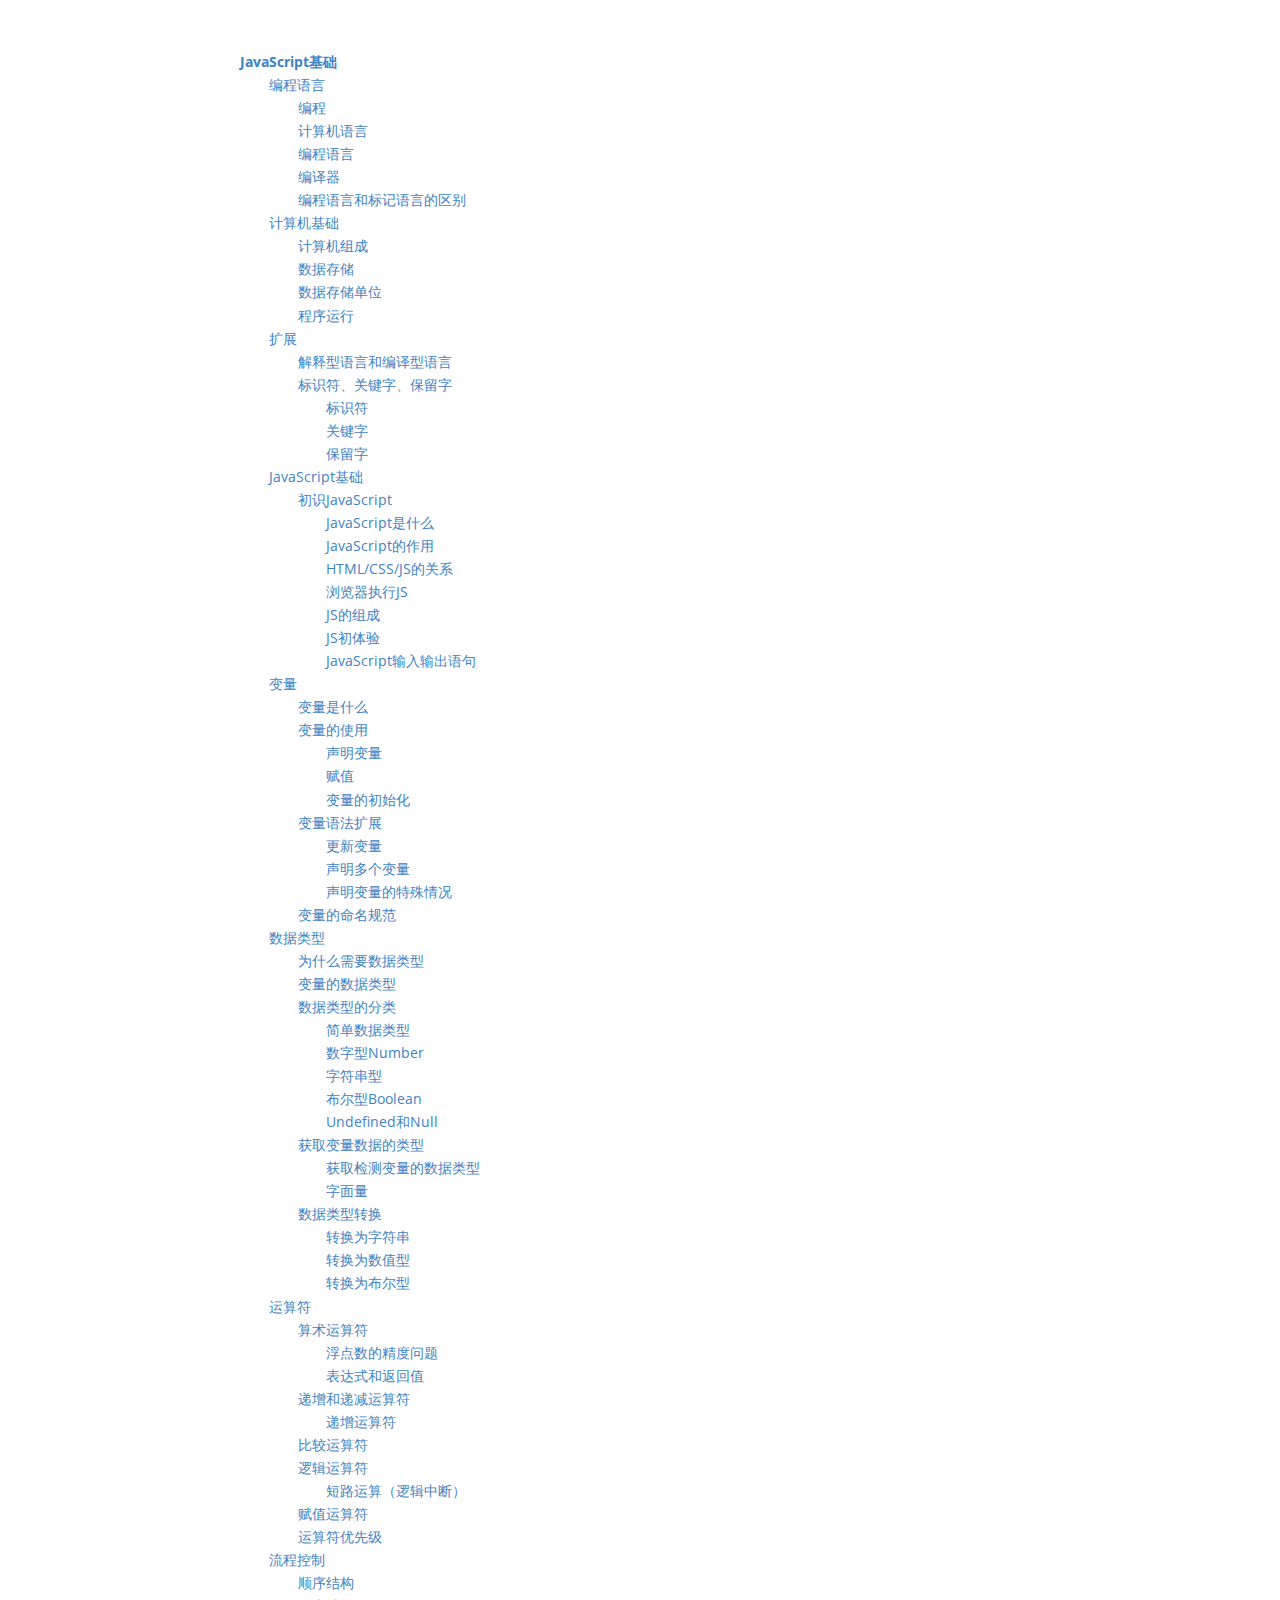
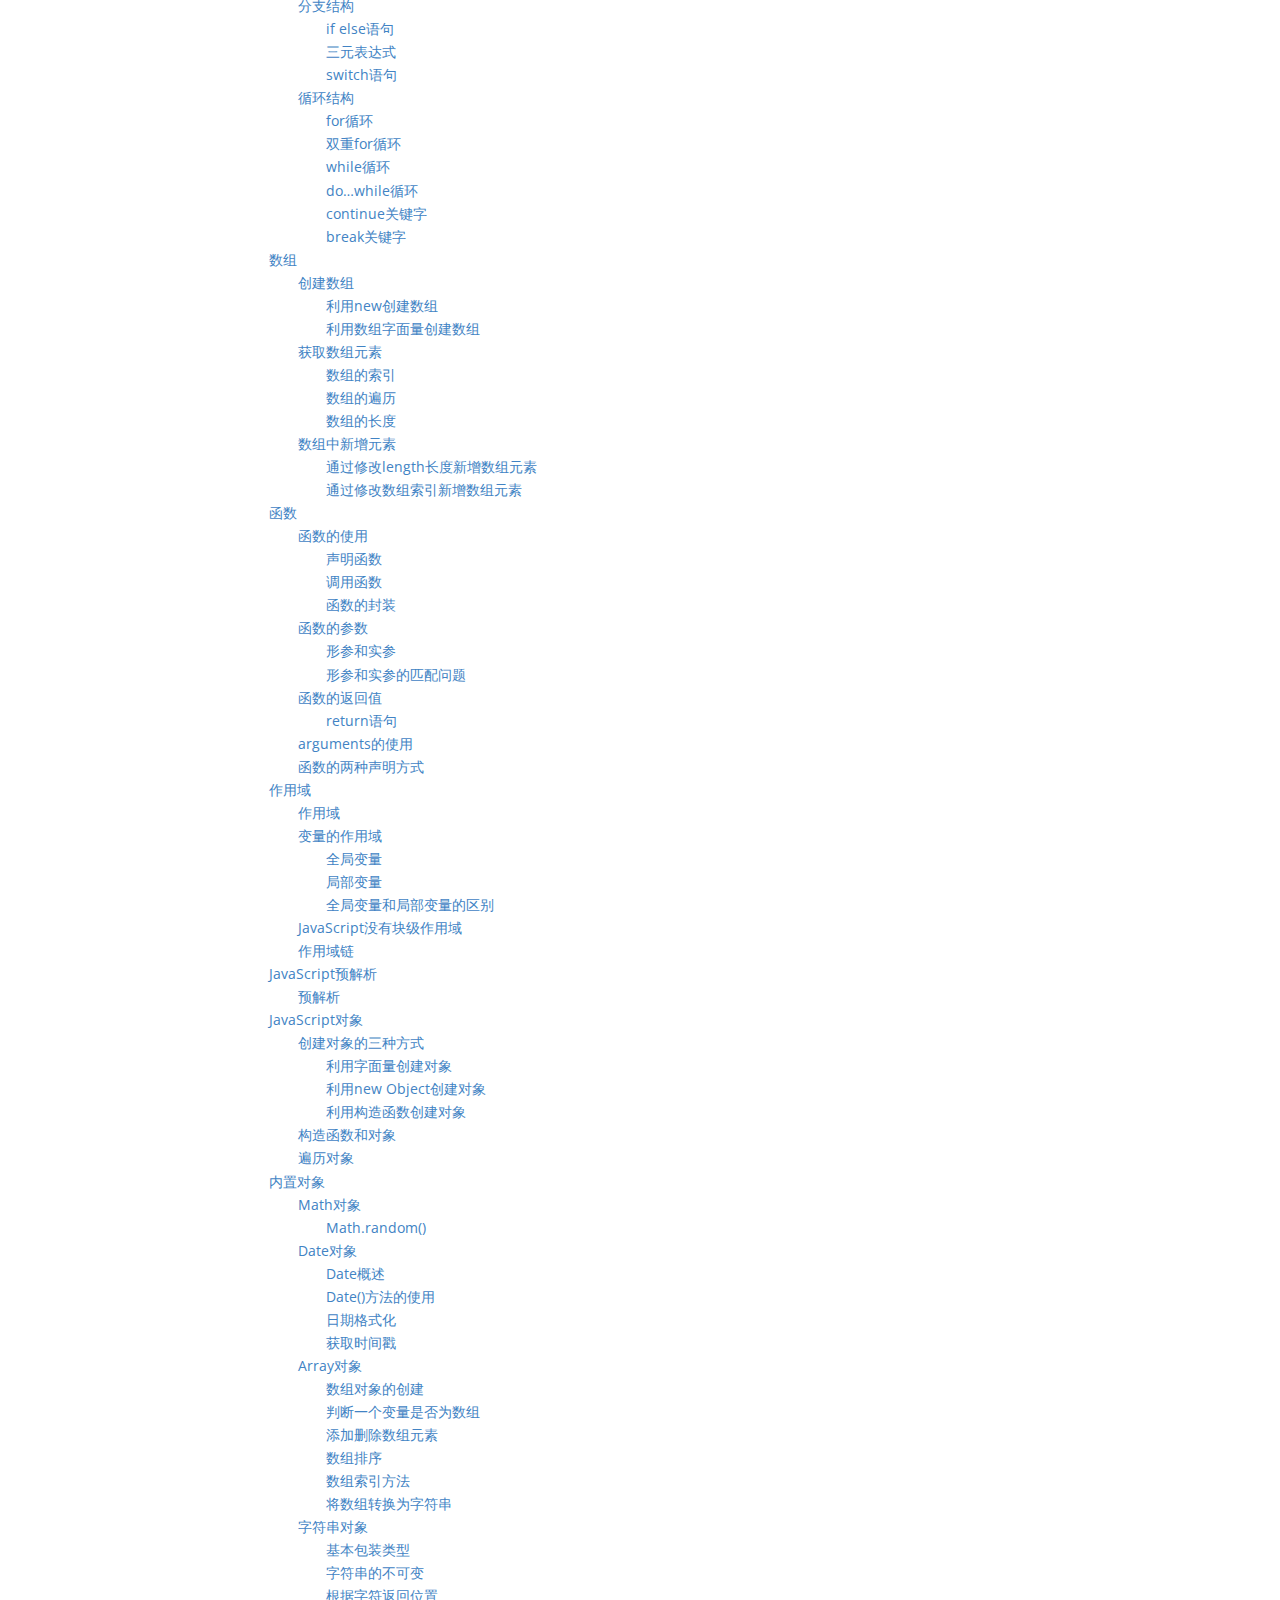
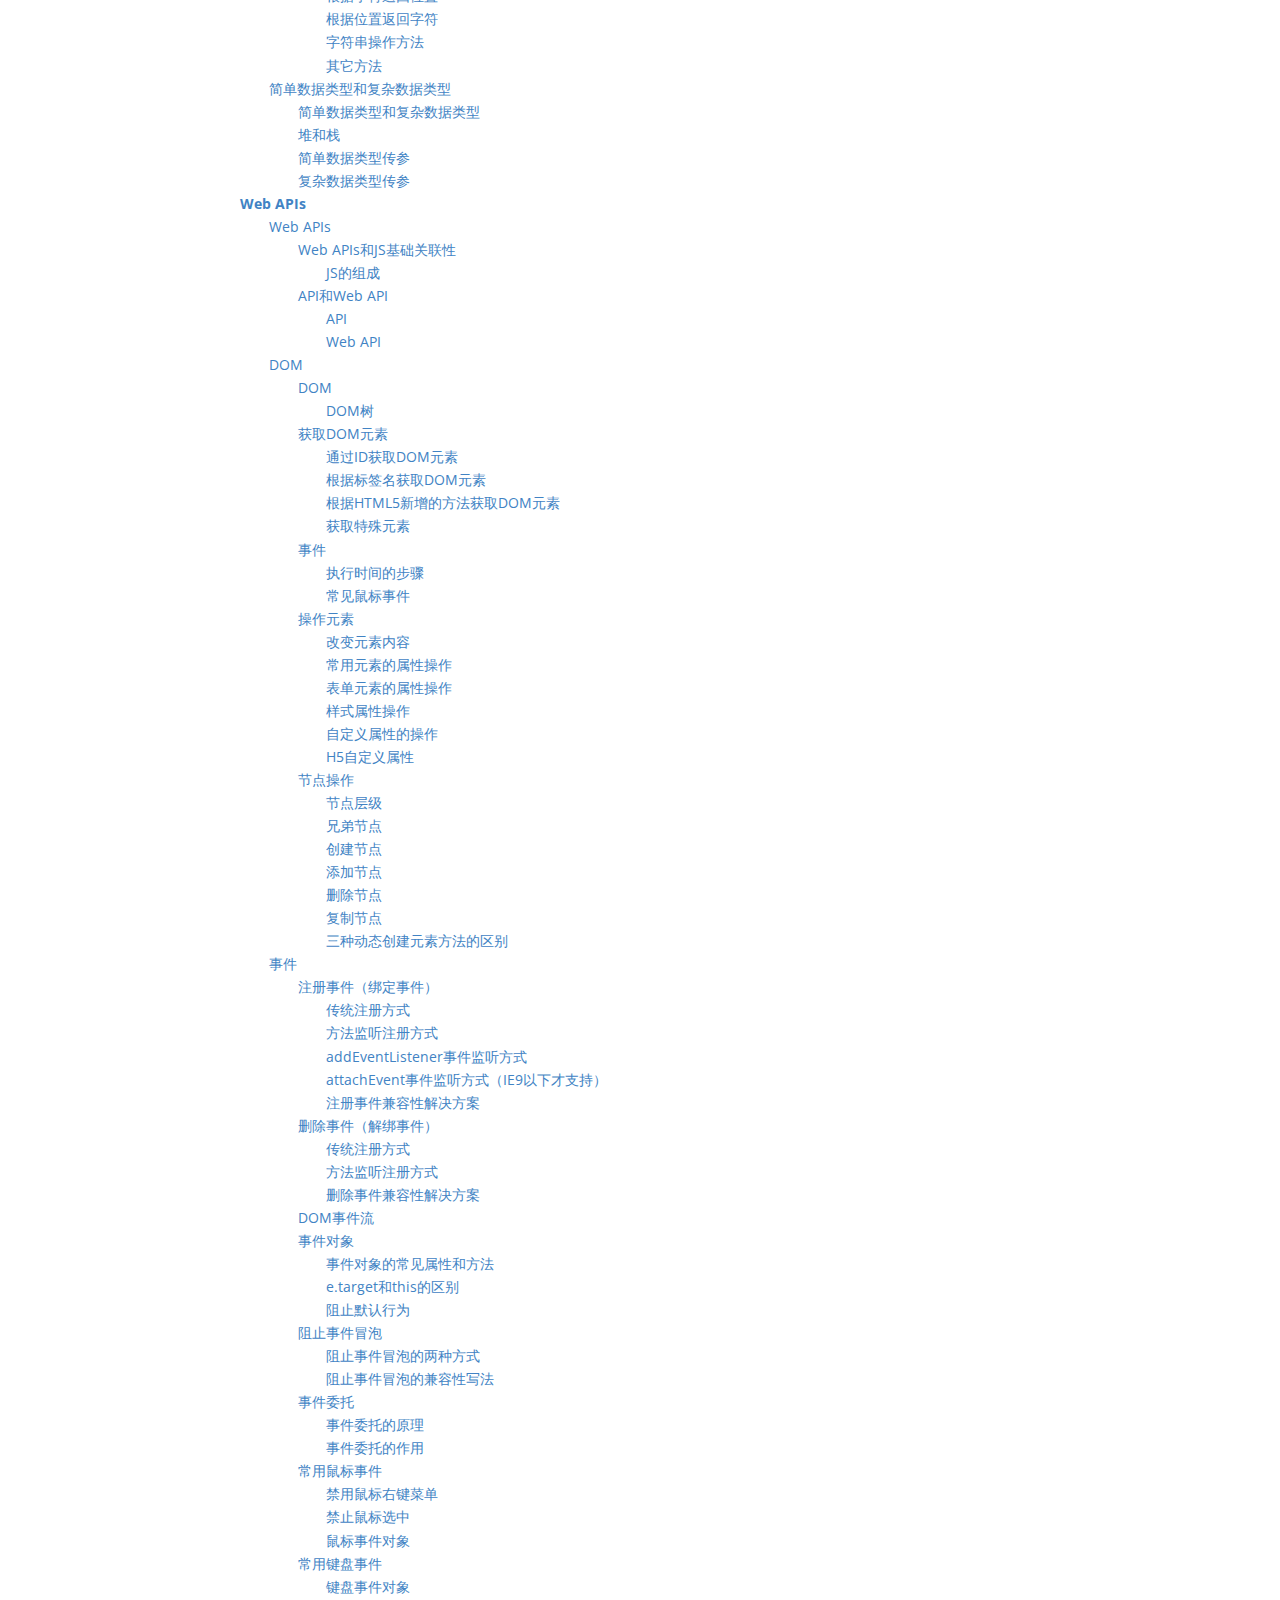
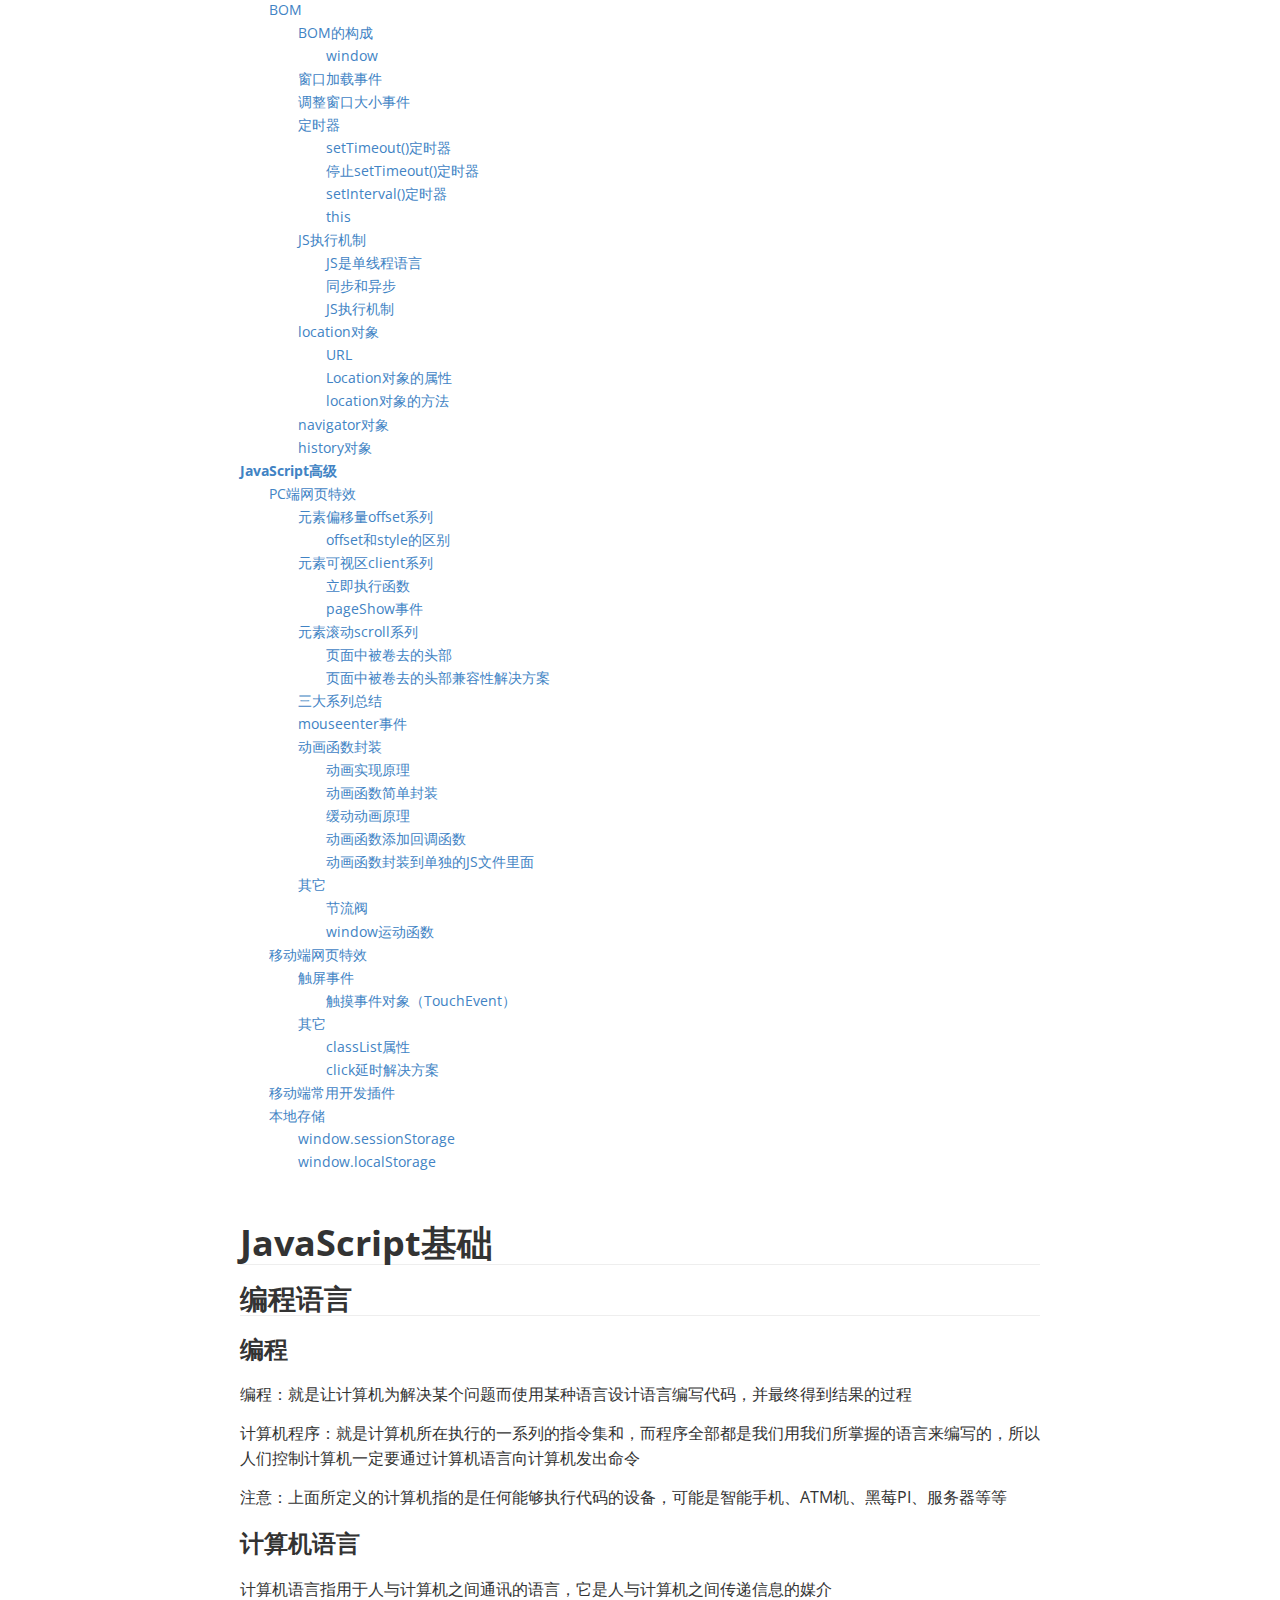
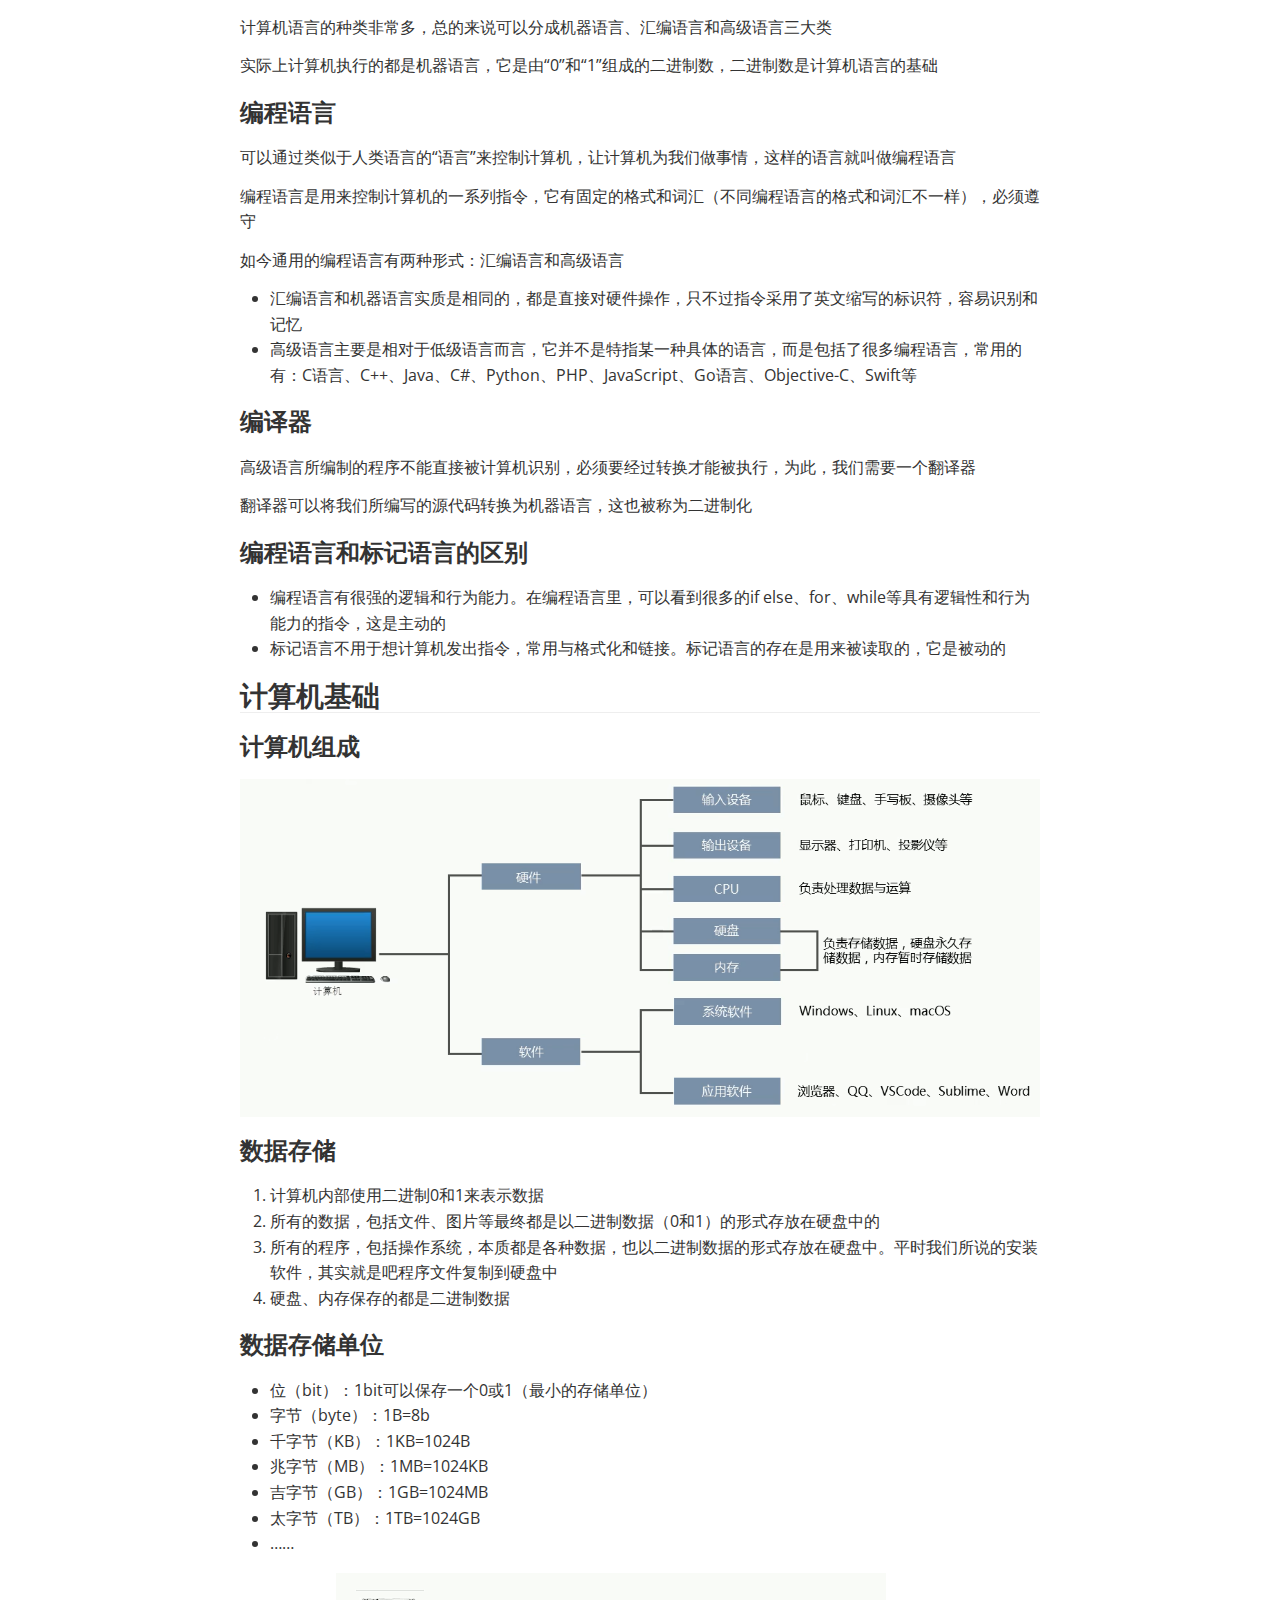
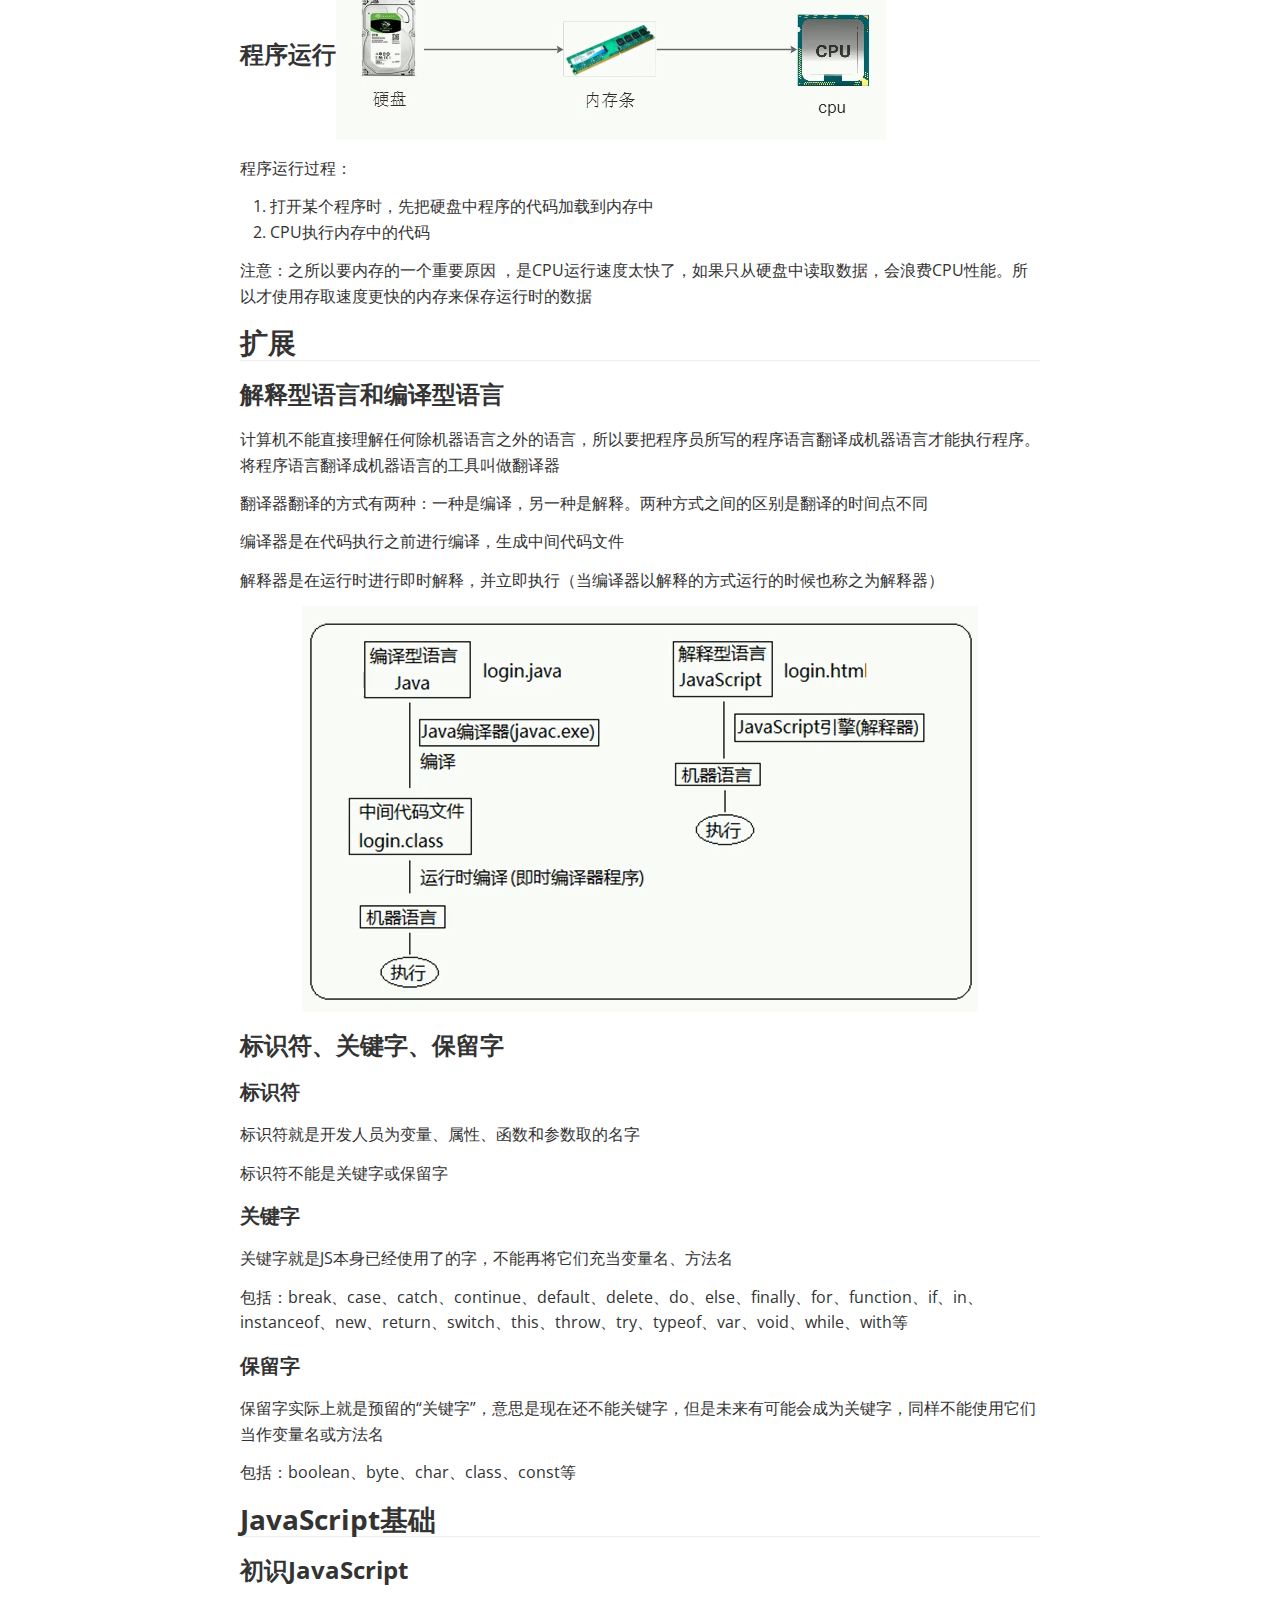
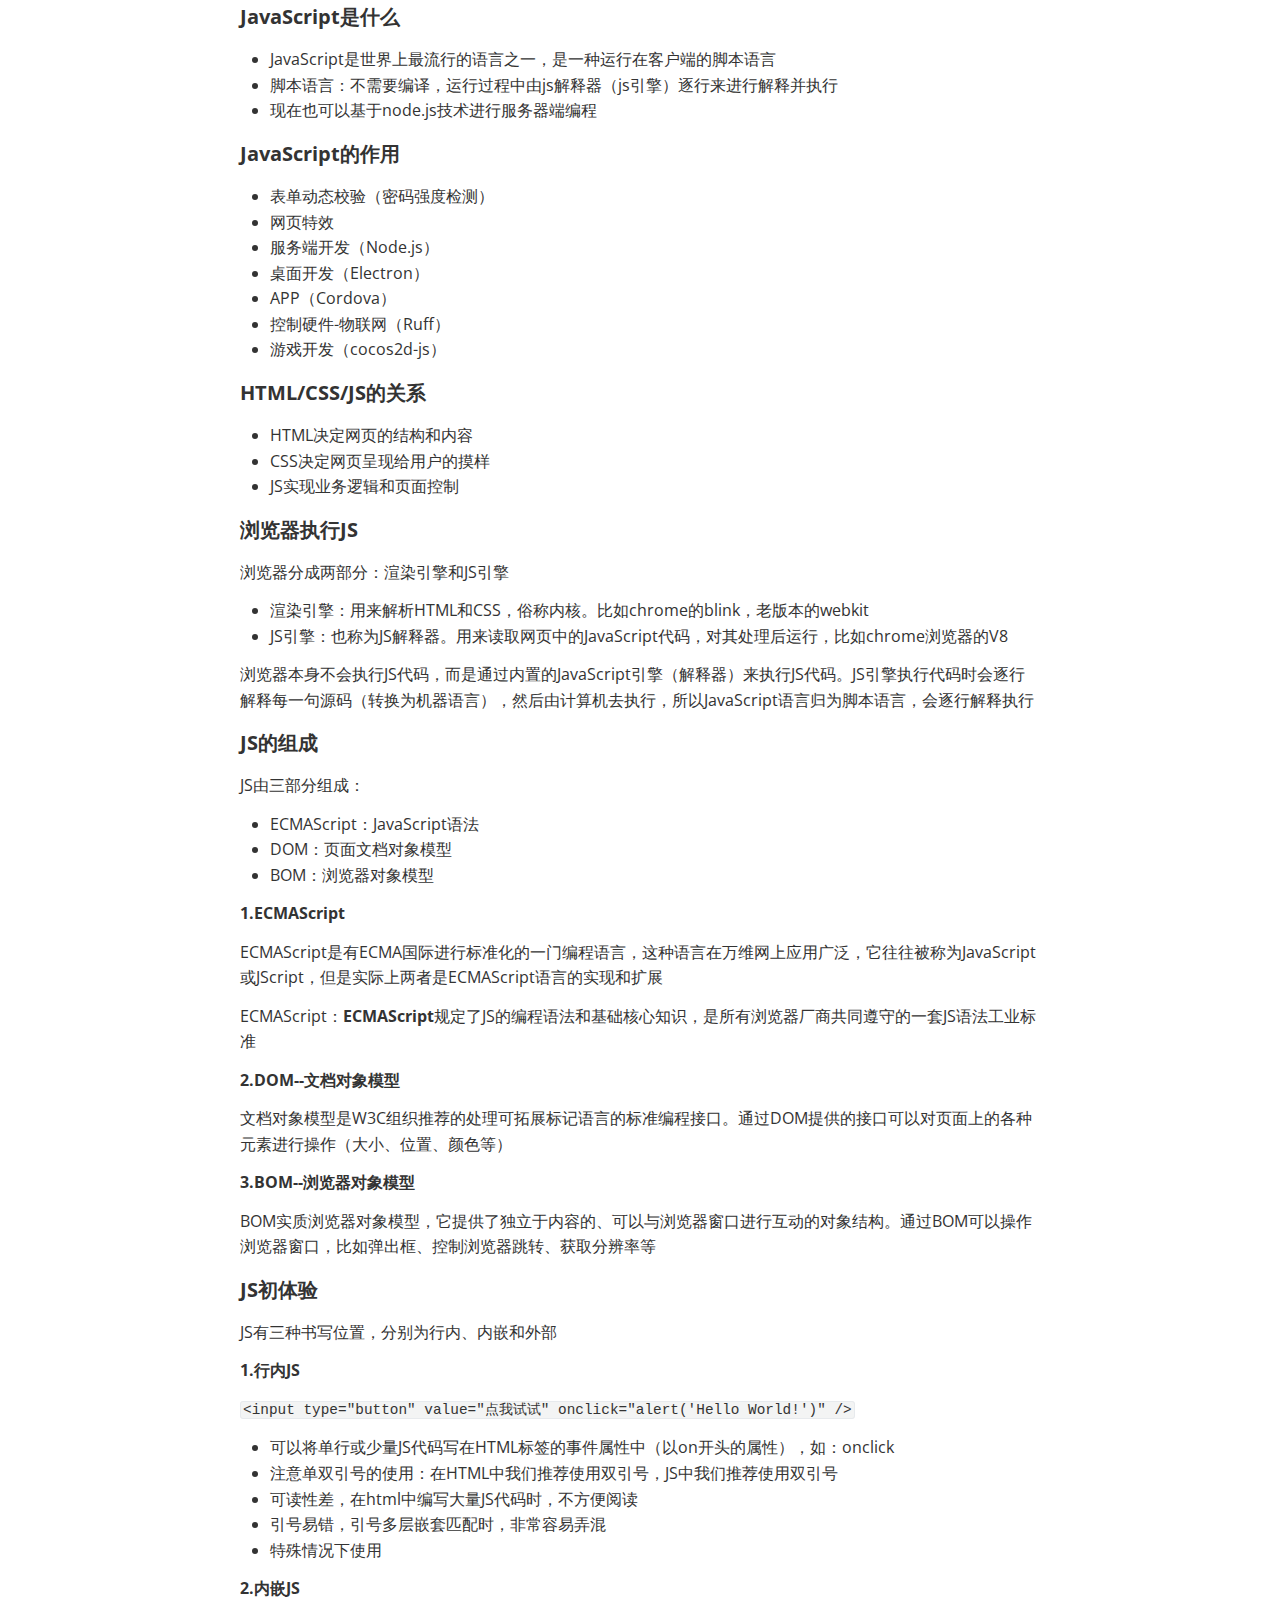
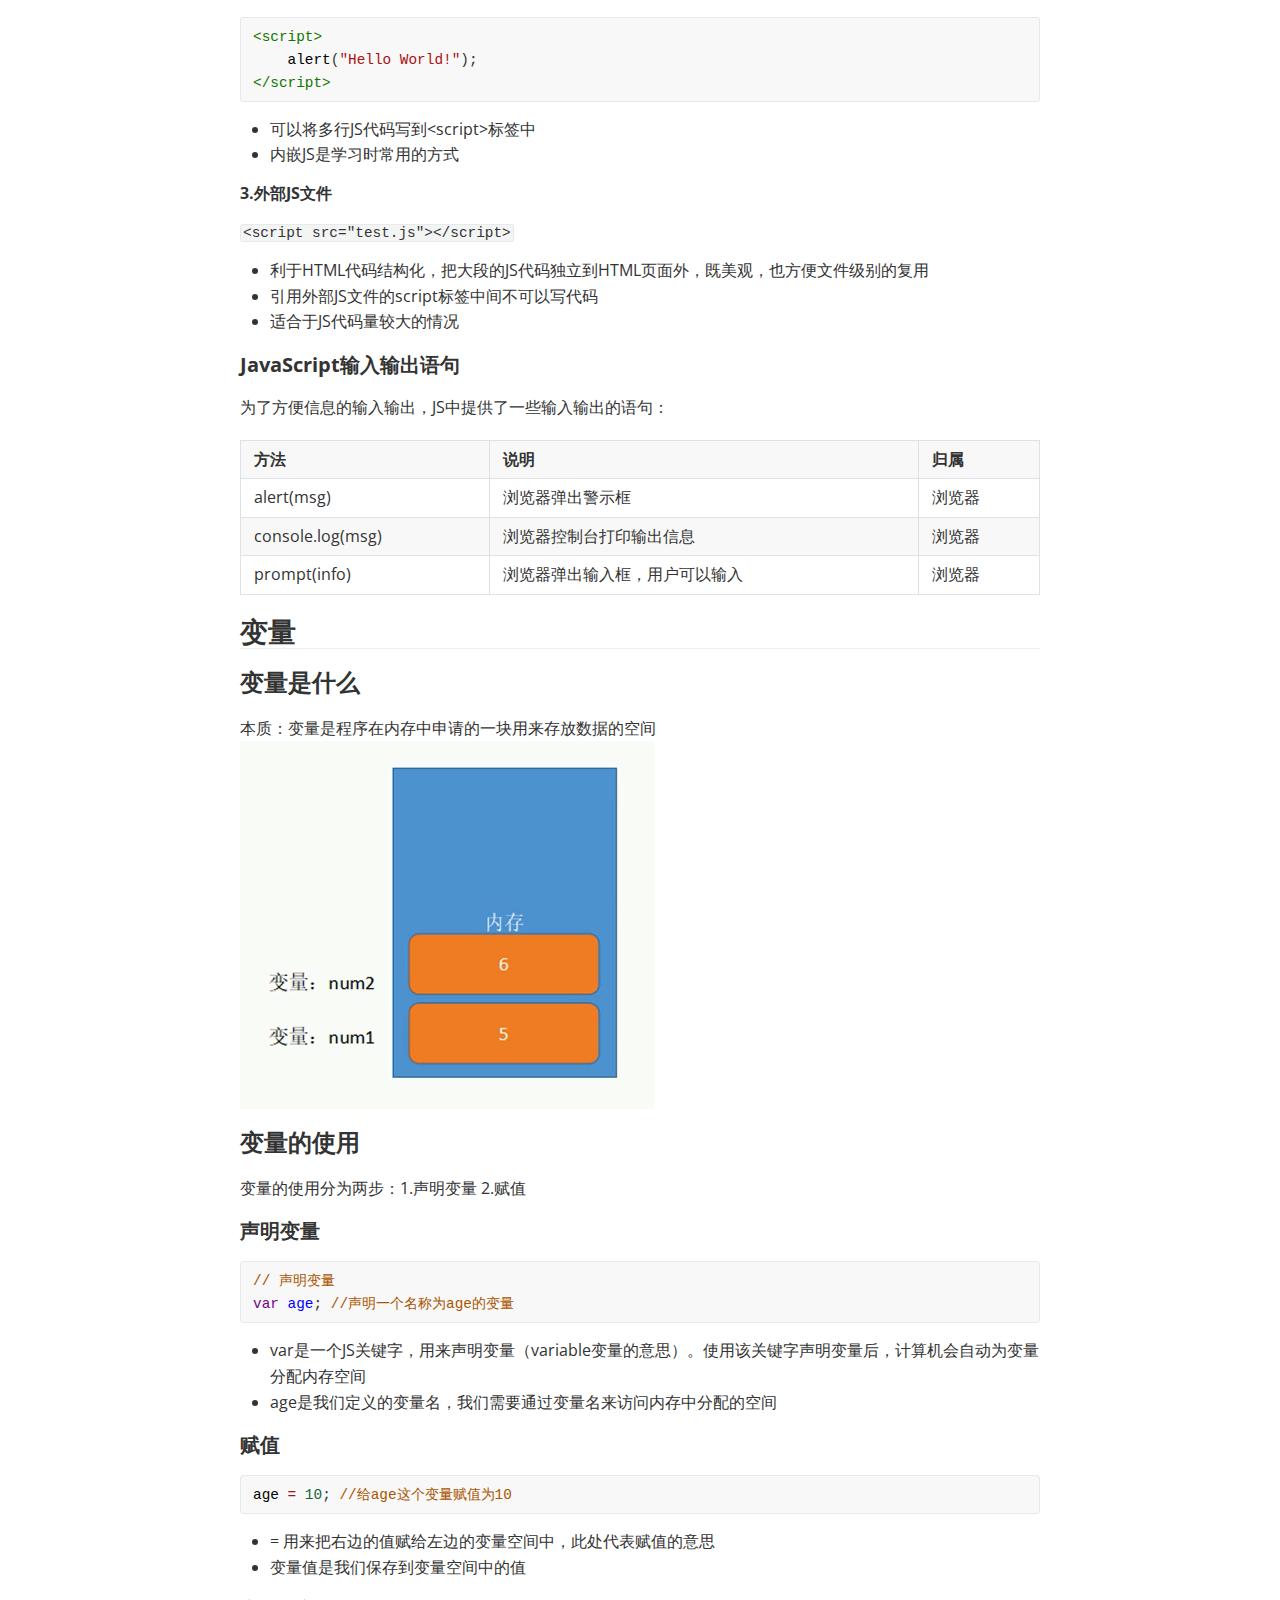
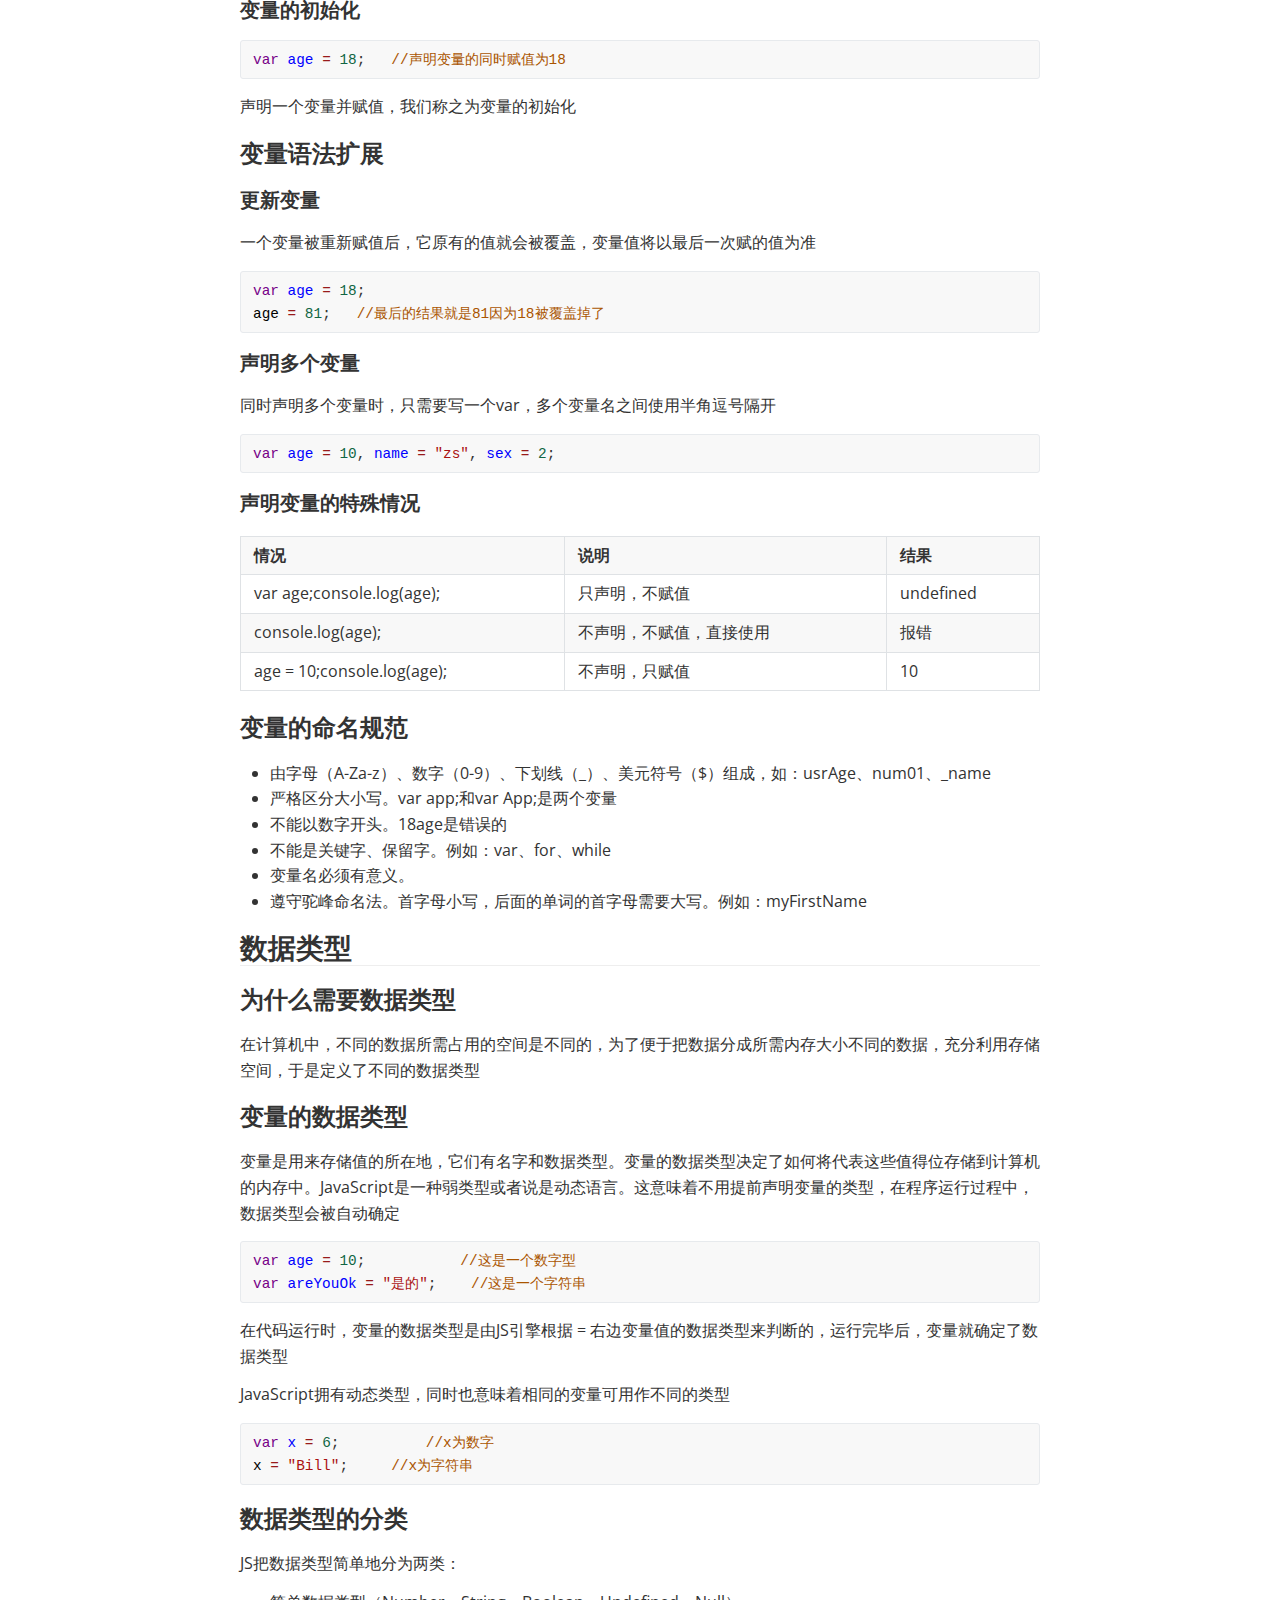
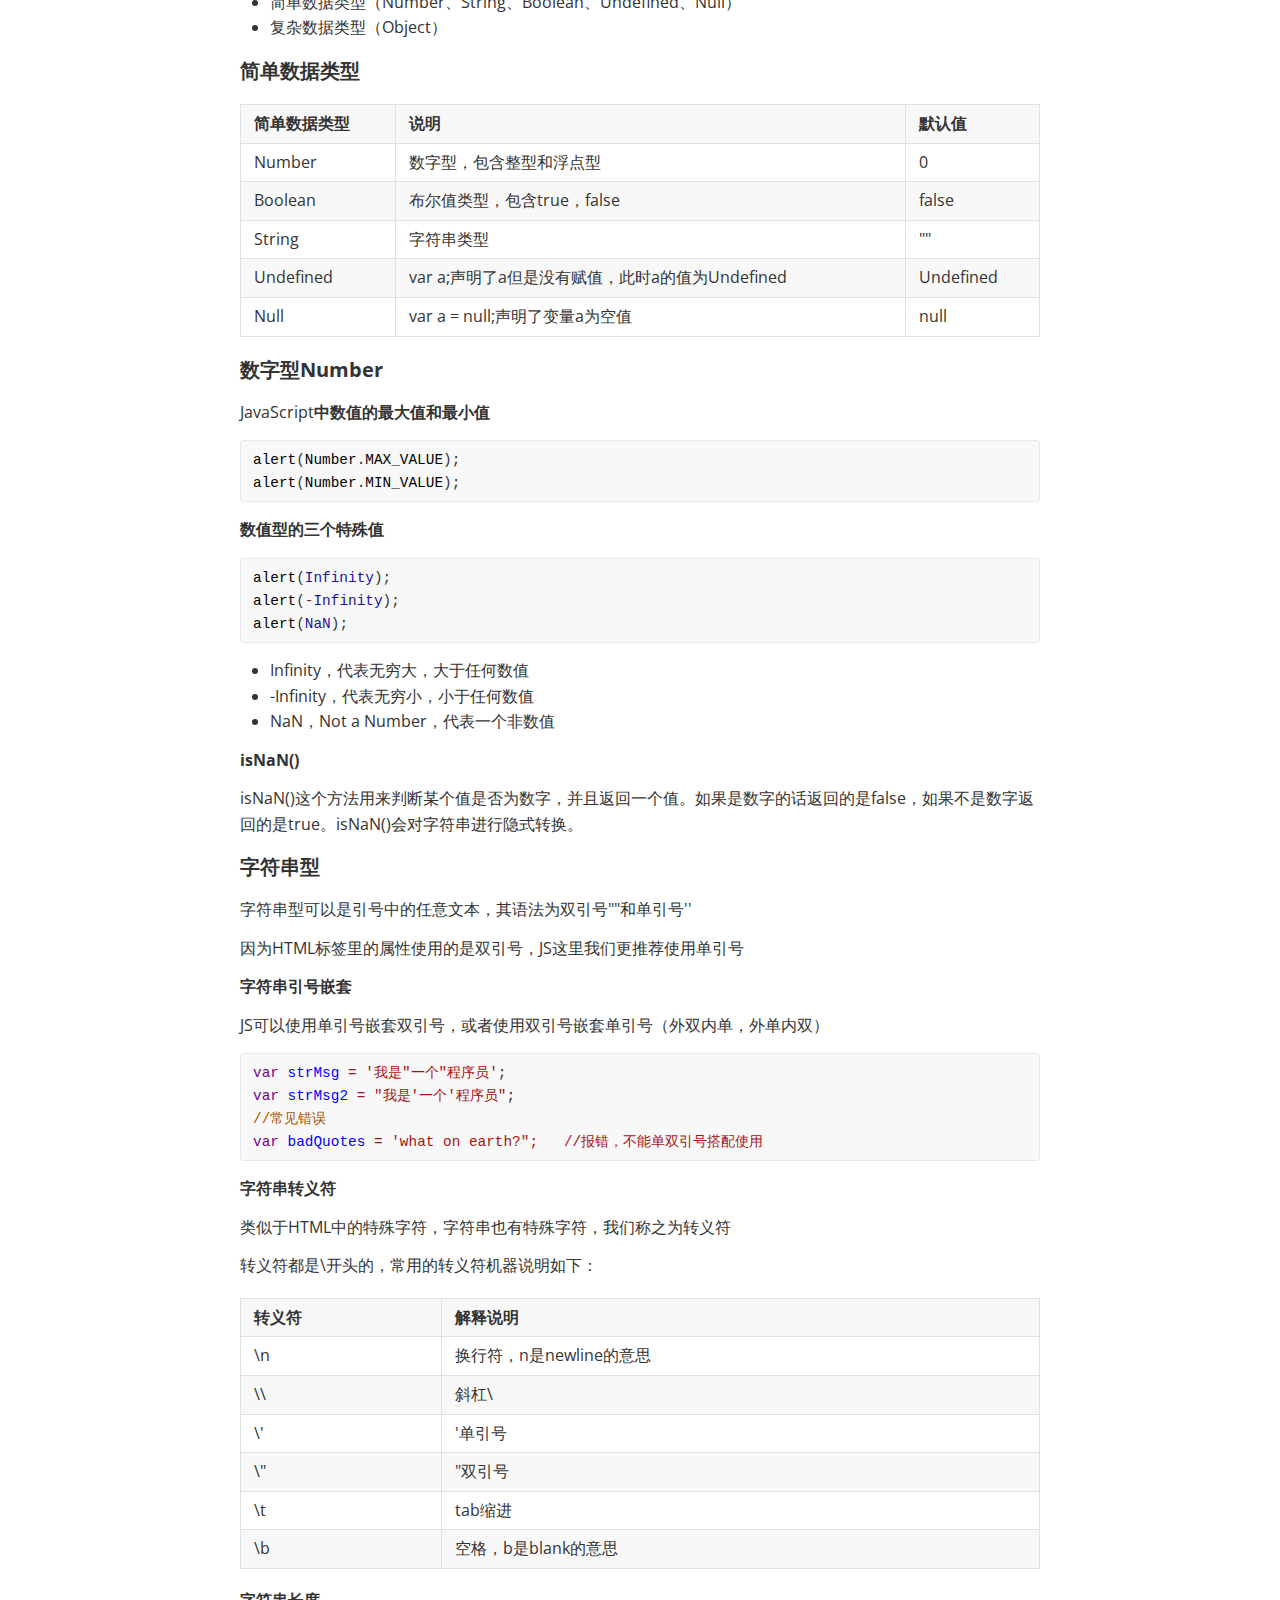
<file: pages/wenwd-javascript-data/wenwd-javascript-data.html>
<!doctype html>
<html>
<head>
<meta charset='UTF-8'><meta name='viewport' content='width=device-width initial-scale=1'>
<title>readme</title><link href='https://fonts.loli.net/css?family=Open+Sans:400italic,700italic,700,400&subset=latin,latin-ext' rel='stylesheet' type='text/css' /><style type='text/css'>html {overflow-x: initial !important;}:root { --bg-color:#ffffff; --text-color:#333333; --select-text-bg-color:#B5D6FC; --select-text-font-color:auto; --monospace:"Lucida Console",Consolas,"Courier",monospace; --title-bar-height:20px; }
.mac-os-11 { --title-bar-height:28px; }
html { font-size: 14px; background-color: var(--bg-color); color: var(--text-color); font-family: "Helvetica Neue", Helvetica, Arial, sans-serif; -webkit-font-smoothing: antialiased; }
body { margin: 0px; padding: 0px; height: auto; bottom: 0px; top: 0px; left: 0px; right: 0px; font-size: 1rem; line-height: 1.42857; overflow-x: hidden; background: inherit; tab-size: 4; }
iframe { margin: auto; }
a.url { word-break: break-all; }
a:active, a:hover { outline: 0px; }
.in-text-selection, ::selection { text-shadow: none; background: var(--select-text-bg-color); color: var(--select-text-font-color); }
#write { margin: 0px auto; height: auto; width: inherit; word-break: normal; overflow-wrap: break-word; position: relative; white-space: normal; overflow-x: visible; padding-top: 36px; }
#write.first-line-indent p { text-indent: 2em; }
#write.first-line-indent li p, #write.first-line-indent p * { text-indent: 0px; }
#write.first-line-indent li { margin-left: 2em; }
.for-image #write { padding-left: 8px; padding-right: 8px; }
body.typora-export { padding-left: 30px; padding-right: 30px; }
.typora-export .footnote-line, .typora-export li, .typora-export p { white-space: pre-wrap; }
.typora-export .task-list-item input { pointer-events: none; }
@media screen and (max-width: 500px) {
  body.typora-export { padding-left: 0px; padding-right: 0px; }
  #write { padding-left: 20px; padding-right: 20px; }
  .CodeMirror-sizer { margin-left: 0px !important; }
  .CodeMirror-gutters { display: none !important; }
}
#write li > figure:last-child { margin-bottom: 0.5rem; }
#write ol, #write ul { position: relative; }
img { max-width: 100%; vertical-align: middle; image-orientation: from-image; }
button, input, select, textarea { color: inherit; font: inherit; }
input[type="checkbox"], input[type="radio"] { line-height: normal; padding: 0px; }
*, ::after, ::before { box-sizing: border-box; }
#write h1, #write h2, #write h3, #write h4, #write h5, #write h6, #write p, #write pre { width: inherit; }
#write h1, #write h2, #write h3, #write h4, #write h5, #write h6, #write p { position: relative; }
p { line-height: inherit; }
h1, h2, h3, h4, h5, h6 { break-after: avoid-page; break-inside: avoid; orphans: 4; }
p { orphans: 4; }
h1 { font-size: 2rem; }
h2 { font-size: 1.8rem; }
h3 { font-size: 1.6rem; }
h4 { font-size: 1.4rem; }
h5 { font-size: 1.2rem; }
h6 { font-size: 1rem; }
.md-math-block, .md-rawblock, h1, h2, h3, h4, h5, h6, p { margin-top: 1rem; margin-bottom: 1rem; }
.hidden { display: none; }
.md-blockmeta { color: rgb(204, 204, 204); font-weight: 700; font-style: italic; }
a { cursor: pointer; }
sup.md-footnote { padding: 2px 4px; background-color: rgba(238, 238, 238, 0.7); color: rgb(85, 85, 85); border-radius: 4px; cursor: pointer; }
sup.md-footnote a, sup.md-footnote a:hover { color: inherit; text-transform: inherit; text-decoration: inherit; }
#write input[type="checkbox"] { cursor: pointer; width: inherit; height: inherit; }
figure { overflow-x: auto; margin: 1.2em 0px; max-width: calc(100% + 16px); padding: 0px; }
figure > table { margin: 0px; }
tr { break-inside: avoid; break-after: auto; }
thead { display: table-header-group; }
table { border-collapse: collapse; border-spacing: 0px; width: 100%; overflow: auto; break-inside: auto; text-align: left; }
table.md-table td { min-width: 32px; }
.CodeMirror-gutters { border-right: 0px; background-color: inherit; }
.CodeMirror-linenumber { user-select: none; }
.CodeMirror { text-align: left; }
.CodeMirror-placeholder { opacity: 0.3; }
.CodeMirror pre { padding: 0px 4px; }
.CodeMirror-lines { padding: 0px; }
div.hr:focus { cursor: none; }
#write pre { white-space: pre-wrap; }
#write.fences-no-line-wrapping pre { white-space: pre; }
#write pre.ty-contain-cm { white-space: normal; }
.CodeMirror-gutters { margin-right: 4px; }
.md-fences { font-size: 0.9rem; display: block; break-inside: avoid; text-align: left; overflow: visible; white-space: pre; background: inherit; position: relative !important; }
.md-diagram-panel { width: 100%; margin-top: 10px; text-align: center; padding-top: 0px; padding-bottom: 8px; overflow-x: auto; }
#write .md-fences.mock-cm { white-space: pre-wrap; }
.md-fences.md-fences-with-lineno { padding-left: 0px; }
#write.fences-no-line-wrapping .md-fences.mock-cm { white-space: pre; overflow-x: auto; }
.md-fences.mock-cm.md-fences-with-lineno { padding-left: 8px; }
.CodeMirror-line, twitterwidget { break-inside: avoid; }
.footnotes { opacity: 0.8; font-size: 0.9rem; margin-top: 1em; margin-bottom: 1em; }
.footnotes + .footnotes { margin-top: 0px; }
.md-reset { margin: 0px; padding: 0px; border: 0px; outline: 0px; vertical-align: top; background: 0px 0px; text-decoration: none; text-shadow: none; float: none; position: static; width: auto; height: auto; white-space: nowrap; cursor: inherit; -webkit-tap-highlight-color: transparent; line-height: normal; font-weight: 400; text-align: left; box-sizing: content-box; direction: ltr; }
li div { padding-top: 0px; }
blockquote { margin: 1rem 0px; }
li .mathjax-block, li p { margin: 0.5rem 0px; }
li blockquote { margin: 1rem 0px; }
li { margin: 0px; position: relative; }
blockquote > :last-child { margin-bottom: 0px; }
blockquote > :first-child, li > :first-child { margin-top: 0px; }
.footnotes-area { color: rgb(136, 136, 136); margin-top: 0.714rem; padding-bottom: 0.143rem; white-space: normal; }
#write .footnote-line { white-space: pre-wrap; }
@media print {
  body, html { border: 1px solid transparent; height: 99%; break-after: avoid; break-before: avoid; font-variant-ligatures: no-common-ligatures; }
  #write { margin-top: 0px; padding-top: 0px; border-color: transparent !important; }
  .typora-export * { -webkit-print-color-adjust: exact; }
  .typora-export #write { break-after: avoid; }
  .typora-export #write::after { height: 0px; }
  .is-mac table { break-inside: avoid; }
}
.footnote-line { margin-top: 0.714em; font-size: 0.7em; }
a img, img a { cursor: pointer; }
pre.md-meta-block { font-size: 0.8rem; min-height: 0.8rem; white-space: pre-wrap; background: rgb(204, 204, 204); display: block; overflow-x: hidden; }
p > .md-image:only-child:not(.md-img-error) img, p > img:only-child { display: block; margin: auto; }
#write.first-line-indent p > .md-image:only-child:not(.md-img-error) img { left: -2em; position: relative; }
p > .md-image:only-child { display: inline-block; width: 100%; }
#write .MathJax_Display { margin: 0.8em 0px 0px; }
.md-math-block { width: 100%; }
.md-math-block:not(:empty)::after { display: none; }
.MathJax_ref { fill: currentcolor; }
[contenteditable="true"]:active, [contenteditable="true"]:focus, [contenteditable="false"]:active, [contenteditable="false"]:focus { outline: 0px; box-shadow: none; }
.md-task-list-item { position: relative; list-style-type: none; }
.task-list-item.md-task-list-item { padding-left: 0px; }
.md-task-list-item > input { position: absolute; top: 0px; left: 0px; margin-left: -1.2em; margin-top: calc(1em - 10px); border: none; }
.math { font-size: 1rem; }
.md-toc { min-height: 3.58rem; position: relative; font-size: 0.9rem; border-radius: 10px; }
.md-toc-content { position: relative; margin-left: 0px; }
.md-toc-content::after, .md-toc::after { display: none; }
.md-toc-item { display: block; color: rgb(65, 131, 196); }
.md-toc-item a { text-decoration: none; }
.md-toc-inner:hover { text-decoration: underline; }
.md-toc-inner { display: inline-block; cursor: pointer; }
.md-toc-h1 .md-toc-inner { margin-left: 0px; font-weight: 700; }
.md-toc-h2 .md-toc-inner { margin-left: 2em; }
.md-toc-h3 .md-toc-inner { margin-left: 4em; }
.md-toc-h4 .md-toc-inner { margin-left: 6em; }
.md-toc-h5 .md-toc-inner { margin-left: 8em; }
.md-toc-h6 .md-toc-inner { margin-left: 10em; }
@media screen and (max-width: 48em) {
  .md-toc-h3 .md-toc-inner { margin-left: 3.5em; }
  .md-toc-h4 .md-toc-inner { margin-left: 5em; }
  .md-toc-h5 .md-toc-inner { margin-left: 6.5em; }
  .md-toc-h6 .md-toc-inner { margin-left: 8em; }
}
a.md-toc-inner { font-size: inherit; font-style: inherit; font-weight: inherit; line-height: inherit; }
.footnote-line a:not(.reversefootnote) { color: inherit; }
.md-attr { display: none; }
.md-fn-count::after { content: "."; }
code, pre, samp, tt { font-family: var(--monospace); }
kbd { margin: 0px 0.1em; padding: 0.1em 0.6em; font-size: 0.8em; color: rgb(36, 39, 41); background: rgb(255, 255, 255); border: 1px solid rgb(173, 179, 185); border-radius: 3px; box-shadow: rgba(12, 13, 14, 0.2) 0px 1px 0px, rgb(255, 255, 255) 0px 0px 0px 2px inset; white-space: nowrap; vertical-align: middle; }
.md-comment { color: rgb(162, 127, 3); opacity: 0.8; font-family: var(--monospace); }
code { text-align: left; vertical-align: initial; }
a.md-print-anchor { white-space: pre !important; border-width: initial !important; border-style: none !important; border-color: initial !important; display: inline-block !important; position: absolute !important; width: 1px !important; right: 0px !important; outline: 0px !important; background: 0px 0px !important; text-decoration: initial !important; text-shadow: initial !important; }
.md-inline-math .MathJax_SVG .noError { display: none !important; }
.html-for-mac .inline-math-svg .MathJax_SVG { vertical-align: 0.2px; }
.md-math-block .MathJax_SVG_Display { text-align: center; margin: 0px; position: relative; text-indent: 0px; max-width: none; max-height: none; min-height: 0px; min-width: 100%; width: auto; overflow-y: hidden; display: block !important; }
.MathJax_SVG_Display, .md-inline-math .MathJax_SVG_Display { width: auto; margin: inherit; display: inline-block !important; }
.MathJax_SVG .MJX-monospace { font-family: var(--monospace); }
.MathJax_SVG .MJX-sans-serif { font-family: sans-serif; }
.MathJax_SVG { display: inline; font-style: normal; font-weight: 400; line-height: normal; zoom: 90%; text-indent: 0px; text-align: left; text-transform: none; letter-spacing: normal; word-spacing: normal; overflow-wrap: normal; white-space: nowrap; float: none; direction: ltr; max-width: none; max-height: none; min-width: 0px; min-height: 0px; border: 0px; padding: 0px; margin: 0px; }
.MathJax_SVG * { transition: none 0s ease 0s; }
.MathJax_SVG_Display svg { vertical-align: middle !important; margin-bottom: 0px !important; margin-top: 0px !important; }
.os-windows.monocolor-emoji .md-emoji { font-family: "Segoe UI Symbol", sans-serif; }
.md-diagram-panel > svg { max-width: 100%; }
[lang="flow"] svg, [lang="mermaid"] svg { max-width: 100%; height: auto; }
[lang="mermaid"] .node text { font-size: 1rem; }
table tr th { border-bottom: 0px; }
video { max-width: 100%; display: block; margin: 0px auto; }
iframe { max-width: 100%; width: 100%; border: none; }
.highlight td, .highlight tr { border: 0px; }
mark { background: rgb(255, 255, 0); color: rgb(0, 0, 0); }
.md-html-inline .md-plain, .md-html-inline strong, mark .md-inline-math, mark strong { color: inherit; }
mark .md-meta { color: rgb(0, 0, 0); opacity: 0.3 !important; }
@media print {
  .typora-export h1, .typora-export h2, .typora-export h3, .typora-export h4, .typora-export h5, .typora-export h6 { break-inside: avoid; }
}
.md-diagram-panel .messageText { stroke: none !important; }
.md-diagram-panel .start-state { fill: var(--node-fill); }
.md-diagram-panel .edgeLabel rect { opacity: 1 !important; }
.md-require-zoom-fix foreignobject { font-size: var(--mermaid-font-zoom); }


.CodeMirror { height: auto; }
.CodeMirror.cm-s-inner { background: inherit; }
.CodeMirror-scroll { overflow: auto hidden; z-index: 3; }
.CodeMirror-gutter-filler, .CodeMirror-scrollbar-filler { background-color: rgb(255, 255, 255); }
.CodeMirror-gutters { border-right: 1px solid rgb(221, 221, 221); background: inherit; white-space: nowrap; }
.CodeMirror-linenumber { padding: 0px 3px 0px 5px; text-align: right; color: rgb(153, 153, 153); }
.cm-s-inner .cm-keyword { color: rgb(119, 0, 136); }
.cm-s-inner .cm-atom, .cm-s-inner.cm-atom { color: rgb(34, 17, 153); }
.cm-s-inner .cm-number { color: rgb(17, 102, 68); }
.cm-s-inner .cm-def { color: rgb(0, 0, 255); }
.cm-s-inner .cm-variable { color: rgb(0, 0, 0); }
.cm-s-inner .cm-variable-2 { color: rgb(0, 85, 170); }
.cm-s-inner .cm-variable-3 { color: rgb(0, 136, 85); }
.cm-s-inner .cm-string { color: rgb(170, 17, 17); }
.cm-s-inner .cm-property { color: rgb(0, 0, 0); }
.cm-s-inner .cm-operator { color: rgb(152, 26, 26); }
.cm-s-inner .cm-comment, .cm-s-inner.cm-comment { color: rgb(170, 85, 0); }
.cm-s-inner .cm-string-2 { color: rgb(255, 85, 0); }
.cm-s-inner .cm-meta { color: rgb(85, 85, 85); }
.cm-s-inner .cm-qualifier { color: rgb(85, 85, 85); }
.cm-s-inner .cm-builtin { color: rgb(51, 0, 170); }
.cm-s-inner .cm-bracket { color: rgb(153, 153, 119); }
.cm-s-inner .cm-tag { color: rgb(17, 119, 0); }
.cm-s-inner .cm-attribute { color: rgb(0, 0, 204); }
.cm-s-inner .cm-header, .cm-s-inner.cm-header { color: rgb(0, 0, 255); }
.cm-s-inner .cm-quote, .cm-s-inner.cm-quote { color: rgb(0, 153, 0); }
.cm-s-inner .cm-hr, .cm-s-inner.cm-hr { color: rgb(153, 153, 153); }
.cm-s-inner .cm-link, .cm-s-inner.cm-link { color: rgb(0, 0, 204); }
.cm-negative { color: rgb(221, 68, 68); }
.cm-positive { color: rgb(34, 153, 34); }
.cm-header, .cm-strong { font-weight: 700; }
.cm-del { text-decoration: line-through; }
.cm-em { font-style: italic; }
.cm-link { text-decoration: underline; }
.cm-error { color: red; }
.cm-invalidchar { color: red; }
.cm-constant { color: rgb(38, 139, 210); }
.cm-defined { color: rgb(181, 137, 0); }
div.CodeMirror span.CodeMirror-matchingbracket { color: rgb(0, 255, 0); }
div.CodeMirror span.CodeMirror-nonmatchingbracket { color: rgb(255, 34, 34); }
.cm-s-inner .CodeMirror-activeline-background { background: inherit; }
.CodeMirror { position: relative; overflow: hidden; }
.CodeMirror-scroll { height: 100%; outline: 0px; position: relative; box-sizing: content-box; background: inherit; }
.CodeMirror-sizer { position: relative; }
.CodeMirror-gutter-filler, .CodeMirror-hscrollbar, .CodeMirror-scrollbar-filler, .CodeMirror-vscrollbar { position: absolute; z-index: 6; display: none; }
.CodeMirror-vscrollbar { right: 0px; top: 0px; overflow: hidden; }
.CodeMirror-hscrollbar { bottom: 0px; left: 0px; overflow: hidden; }
.CodeMirror-scrollbar-filler { right: 0px; bottom: 0px; }
.CodeMirror-gutter-filler { left: 0px; bottom: 0px; }
.CodeMirror-gutters { position: absolute; left: 0px; top: 0px; padding-bottom: 30px; z-index: 3; }
.CodeMirror-gutter { white-space: normal; height: 100%; box-sizing: content-box; padding-bottom: 30px; margin-bottom: -32px; display: inline-block; }
.CodeMirror-gutter-wrapper { position: absolute; z-index: 4; background: 0px 0px !important; border: none !important; }
.CodeMirror-gutter-background { position: absolute; top: 0px; bottom: 0px; z-index: 4; }
.CodeMirror-gutter-elt { position: absolute; cursor: default; z-index: 4; }
.CodeMirror-lines { cursor: text; }
.CodeMirror pre { border-radius: 0px; border-width: 0px; background: 0px 0px; font-family: inherit; font-size: inherit; margin: 0px; white-space: pre; overflow-wrap: normal; color: inherit; z-index: 2; position: relative; overflow: visible; }
.CodeMirror-wrap pre { overflow-wrap: break-word; white-space: pre-wrap; word-break: normal; }
.CodeMirror-code pre { border-right: 30px solid transparent; width: fit-content; }
.CodeMirror-wrap .CodeMirror-code pre { border-right: none; width: auto; }
.CodeMirror-linebackground { position: absolute; left: 0px; right: 0px; top: 0px; bottom: 0px; z-index: 0; }
.CodeMirror-linewidget { position: relative; z-index: 2; overflow: auto; }
.CodeMirror-wrap .CodeMirror-scroll { overflow-x: hidden; }
.CodeMirror-measure { position: absolute; width: 100%; height: 0px; overflow: hidden; visibility: hidden; }
.CodeMirror-measure pre { position: static; }
.CodeMirror div.CodeMirror-cursor { position: absolute; visibility: hidden; border-right: none; width: 0px; }
.CodeMirror div.CodeMirror-cursor { visibility: hidden; }
.CodeMirror-focused div.CodeMirror-cursor { visibility: inherit; }
.cm-searching { background: rgba(255, 255, 0, 0.4); }
@media print {
  .CodeMirror div.CodeMirror-cursor { visibility: hidden; }
}


:root {
    --side-bar-bg-color: #fafafa;
    --control-text-color: #777;
}

@include-when-export url(https://fonts.loli.net/css?family=Open+Sans:400italic,700italic,700,400&subset=latin,latin-ext);

/* open-sans-regular - latin-ext_latin */
  /* open-sans-italic - latin-ext_latin */
    /* open-sans-700 - latin-ext_latin */
    /* open-sans-700italic - latin-ext_latin */
  html {
    font-size: 16px;
}

body {
    font-family: "Open Sans","Clear Sans", "Helvetica Neue", Helvetica, Arial, sans-serif;
    color: rgb(51, 51, 51);
    line-height: 1.6;
}

#write {
    max-width: 860px;
  	margin: 0 auto;
  	padding: 30px;
    padding-bottom: 100px;
}

@media only screen and (min-width: 1400px) {
	#write {
		max-width: 1024px;
	}
}

@media only screen and (min-width: 1800px) {
	#write {
		max-width: 1200px;
	}
}

#write > ul:first-child,
#write > ol:first-child{
    margin-top: 30px;
}

a {
    color: #4183C4;
}
h1,
h2,
h3,
h4,
h5,
h6 {
    position: relative;
    margin-top: 1rem;
    margin-bottom: 1rem;
    font-weight: bold;
    line-height: 1.4;
    cursor: text;
}
h1:hover a.anchor,
h2:hover a.anchor,
h3:hover a.anchor,
h4:hover a.anchor,
h5:hover a.anchor,
h6:hover a.anchor {
    text-decoration: none;
}
h1 tt,
h1 code {
    font-size: inherit;
}
h2 tt,
h2 code {
    font-size: inherit;
}
h3 tt,
h3 code {
    font-size: inherit;
}
h4 tt,
h4 code {
    font-size: inherit;
}
h5 tt,
h5 code {
    font-size: inherit;
}
h6 tt,
h6 code {
    font-size: inherit;
}
h1 {
    font-size: 2.25em;
    line-height: 1.2;
    border-bottom: 1px solid #eee;
}
h2 {
    font-size: 1.75em;
    line-height: 1.225;
    border-bottom: 1px solid #eee;
}

/*@media print {
    .typora-export h1,
    .typora-export h2 {
        border-bottom: none;
        padding-bottom: initial;
    }

    .typora-export h1::after,
    .typora-export h2::after {
        content: "";
        display: block;
        height: 100px;
        margin-top: -96px;
        border-top: 1px solid #eee;
    }
}*/

h3 {
    font-size: 1.5em;
    line-height: 1.43;
}
h4 {
    font-size: 1.25em;
}
h5 {
    font-size: 1em;
}
h6 {
   font-size: 1em;
    color: #777;
}
p,
blockquote,
ul,
ol,
dl,
table{
    margin: 0.8em 0;
}
li>ol,
li>ul {
    margin: 0 0;
}
hr {
    height: 2px;
    padding: 0;
    margin: 16px 0;
    background-color: #e7e7e7;
    border: 0 none;
    overflow: hidden;
    box-sizing: content-box;
}

li p.first {
    display: inline-block;
}
ul,
ol {
    padding-left: 30px;
}
ul:first-child,
ol:first-child {
    margin-top: 0;
}
ul:last-child,
ol:last-child {
    margin-bottom: 0;
}
blockquote {
    border-left: 4px solid #dfe2e5;
    padding: 0 15px;
    color: #777777;
}
blockquote blockquote {
    padding-right: 0;
}
table {
    padding: 0;
    word-break: initial;
}
table tr {
    border-top: 1px solid #dfe2e5;
    margin: 0;
    padding: 0;
}
table tr:nth-child(2n),
thead {
    background-color: #f8f8f8;
}
table th {
    font-weight: bold;
    border: 1px solid #dfe2e5;
    border-bottom: 0;
    margin: 0;
    padding: 6px 13px;
}
table td {
    border: 1px solid #dfe2e5;
    margin: 0;
    padding: 6px 13px;
}
table th:first-child,
table td:first-child {
    margin-top: 0;
}
table th:last-child,
table td:last-child {
    margin-bottom: 0;
}

.CodeMirror-lines {
    padding-left: 4px;
}

.code-tooltip {
    box-shadow: 0 1px 1px 0 rgba(0,28,36,.3);
    border-top: 1px solid #eef2f2;
}

.md-fences,
code,
tt {
    border: 1px solid #e7eaed;
    background-color: #f8f8f8;
    border-radius: 3px;
    padding: 0;
    padding: 2px 4px 0px 4px;
    font-size: 0.9em;
}

code {
    background-color: #f3f4f4;
    padding: 0 2px 0 2px;
}

.md-fences {
    margin-bottom: 15px;
    margin-top: 15px;
    padding-top: 8px;
    padding-bottom: 6px;
}


.md-task-list-item > input {
  margin-left: -1.3em;
}

@media print {
    html {
        font-size: 13px;
    }
    table,
    pre {
        page-break-inside: avoid;
    }
    pre {
        word-wrap: break-word;
    }
}

.md-fences {
	background-color: #f8f8f8;
}
#write pre.md-meta-block {
	padding: 1rem;
    font-size: 85%;
    line-height: 1.45;
    background-color: #f7f7f7;
    border: 0;
    border-radius: 3px;
    color: #777777;
    margin-top: 0 !important;
}

.mathjax-block>.code-tooltip {
	bottom: .375rem;
}

.md-mathjax-midline {
    background: #fafafa;
}

#write>h3.md-focus:before{
	left: -1.5625rem;
	top: .375rem;
}
#write>h4.md-focus:before{
	left: -1.5625rem;
	top: .285714286rem;
}
#write>h5.md-focus:before{
	left: -1.5625rem;
	top: .285714286rem;
}
#write>h6.md-focus:before{
	left: -1.5625rem;
	top: .285714286rem;
}
.md-image>.md-meta {
    /*border: 1px solid #ddd;*/
    border-radius: 3px;
    padding: 2px 0px 0px 4px;
    font-size: 0.9em;
    color: inherit;
}

.md-tag {
    color: #a7a7a7;
    opacity: 1;
}

.md-toc { 
    margin-top:20px;
    padding-bottom:20px;
}

.sidebar-tabs {
    border-bottom: none;
}

#typora-quick-open {
    border: 1px solid #ddd;
    background-color: #f8f8f8;
}

#typora-quick-open-item {
    background-color: #FAFAFA;
    border-color: #FEFEFE #e5e5e5 #e5e5e5 #eee;
    border-style: solid;
    border-width: 1px;
}

/** focus mode */
.on-focus-mode blockquote {
    border-left-color: rgba(85, 85, 85, 0.12);
}

header, .context-menu, .megamenu-content, footer{
    font-family: "Segoe UI", "Arial", sans-serif;
}

.file-node-content:hover .file-node-icon,
.file-node-content:hover .file-node-open-state{
    visibility: visible;
}

.mac-seamless-mode #typora-sidebar {
    background-color: #fafafa;
    background-color: var(--side-bar-bg-color);
}

.md-lang {
    color: #b4654d;
}

.html-for-mac .context-menu {
    --item-hover-bg-color: #E6F0FE;
}

#md-notification .btn {
    border: 0;
}

.dropdown-menu .divider {
    border-color: #e5e5e5;
}

.ty-preferences .window-content {
    background-color: #fafafa;
}

.ty-preferences .nav-group-item.active {
    color: white;
    background: #999;
}


</style>
</head>
<body class='typora-export os-windows'>
<div id='write'  class=''><div class='md-toc' mdtype='toc'><p class="md-toc-content" role="list"><span role="listitem" class="md-toc-item md-toc-h1" data-ref="n2"><a class="md-toc-inner" href="#javascript基础">JavaScript基础</a></span><span role="listitem" class="md-toc-item md-toc-h2" data-ref="n3"><a class="md-toc-inner" href="#编程语言">编程语言</a></span><span role="listitem" class="md-toc-item md-toc-h3" data-ref="n4"><a class="md-toc-inner" href="#编程">编程</a></span><span role="listitem" class="md-toc-item md-toc-h3" data-ref="n8"><a class="md-toc-inner" href="#计算机语言">计算机语言</a></span><span role="listitem" class="md-toc-item md-toc-h3" data-ref="n12"><a class="md-toc-inner" href="#编程语言-n12">编程语言</a></span><span role="listitem" class="md-toc-item md-toc-h3" data-ref="n21"><a class="md-toc-inner" href="#编译器">编译器</a></span><span role="listitem" class="md-toc-item md-toc-h3" data-ref="n24"><a class="md-toc-inner" href="#编程语言和标记语言的区别">编程语言和标记语言的区别</a></span><span role="listitem" class="md-toc-item md-toc-h2" data-ref="n30"><a class="md-toc-inner" href="#计算机基础">计算机基础</a></span><span role="listitem" class="md-toc-item md-toc-h3" data-ref="n31"><a class="md-toc-inner" href="#计算机组成">计算机组成</a></span><span role="listitem" class="md-toc-item md-toc-h3" data-ref="n33"><a class="md-toc-inner" href="#数据存储">数据存储</a></span><span role="listitem" class="md-toc-item md-toc-h3" data-ref="n43"><a class="md-toc-inner" href="#数据存储单位">数据存储单位</a></span><span role="listitem" class="md-toc-item md-toc-h3" data-ref="n59"><a class="md-toc-inner" href="#程序运行程序运行images程序运行png">程序运行</a></span><span role="listitem" class="md-toc-item md-toc-h2" data-ref="n67"><a class="md-toc-inner" href="#扩展">扩展</a></span><span role="listitem" class="md-toc-item md-toc-h3" data-ref="n68"><a class="md-toc-inner" href="#解释型语言和编译型语言">解释型语言和编译型语言</a></span><span role="listitem" class="md-toc-item md-toc-h3" data-ref="n74"><a class="md-toc-inner" href="#标识符关键字保留字">标识符、关键字、保留字</a></span><span role="listitem" class="md-toc-item md-toc-h4" data-ref="n75"><a class="md-toc-inner" href="#标识符">标识符</a></span><span role="listitem" class="md-toc-item md-toc-h4" data-ref="n78"><a class="md-toc-inner" href="#关键字">关键字</a></span><span role="listitem" class="md-toc-item md-toc-h4" data-ref="n81"><a class="md-toc-inner" href="#保留字">保留字</a></span><span role="listitem" class="md-toc-item md-toc-h2" data-ref="n84"><a class="md-toc-inner" href="#javascript基础-n84">JavaScript基础</a></span><span role="listitem" class="md-toc-item md-toc-h3" data-ref="n85"><a class="md-toc-inner" href="#初识javascript">初识JavaScript</a></span><span role="listitem" class="md-toc-item md-toc-h4" data-ref="n86"><a class="md-toc-inner" href="#javascript是什么">JavaScript是什么</a></span><span role="listitem" class="md-toc-item md-toc-h4" data-ref="n94"><a class="md-toc-inner" href="#javascript的作用">JavaScript的作用</a></span><span role="listitem" class="md-toc-item md-toc-h4" data-ref="n110"><a class="md-toc-inner" href="#htmlcssjs的关系">HTML/CSS/JS的关系</a></span><span role="listitem" class="md-toc-item md-toc-h4" data-ref="n118"><a class="md-toc-inner" href="#浏览器执行js">浏览器执行JS</a></span><span role="listitem" class="md-toc-item md-toc-h4" data-ref="n126"><a class="md-toc-inner" href="#js的组成">JS的组成</a></span><span role="listitem" class="md-toc-item md-toc-h4" data-ref="n142"><a class="md-toc-inner" href="#js初体验">JS初体验</a></span><span role="listitem" class="md-toc-item md-toc-h4" data-ref="n173"><a class="md-toc-inner" href="#javascript输入输出语句">JavaScript输入输出语句</a></span><span role="listitem" class="md-toc-item md-toc-h2" data-ref="n192"><a class="md-toc-inner" href="#变量">变量</a></span><span role="listitem" class="md-toc-item md-toc-h3" data-ref="n193"><a class="md-toc-inner" href="#变量是什么">变量是什么</a></span><span role="listitem" class="md-toc-item md-toc-h3" data-ref="n195"><a class="md-toc-inner" href="#变量的使用">变量的使用</a></span><span role="listitem" class="md-toc-item md-toc-h4" data-ref="n197"><a class="md-toc-inner" href="#声明变量">声明变量</a></span><span role="listitem" class="md-toc-item md-toc-h4" data-ref="n204"><a class="md-toc-inner" href="#赋值">赋值</a></span><span role="listitem" class="md-toc-item md-toc-h4" data-ref="n211"><a class="md-toc-inner" href="#变量的初始化">变量的初始化</a></span><span role="listitem" class="md-toc-item md-toc-h3" data-ref="n214"><a class="md-toc-inner" href="#变量语法扩展">变量语法扩展</a></span><span role="listitem" class="md-toc-item md-toc-h4" data-ref="n215"><a class="md-toc-inner" href="#更新变量">更新变量</a></span><span role="listitem" class="md-toc-item md-toc-h4" data-ref="n218"><a class="md-toc-inner" href="#声明多个变量">声明多个变量</a></span><span role="listitem" class="md-toc-item md-toc-h4" data-ref="n221"><a class="md-toc-inner" href="#声明变量的特殊情况">声明变量的特殊情况</a></span><span role="listitem" class="md-toc-item md-toc-h3" data-ref="n239"><a class="md-toc-inner" href="#变量的命名规范">变量的命名规范</a></span><span role="listitem" class="md-toc-item md-toc-h2" data-ref="n253"><a class="md-toc-inner" href="#数据类型">数据类型</a></span><span role="listitem" class="md-toc-item md-toc-h3" data-ref="n254"><a class="md-toc-inner" href="#为什么需要数据类型">为什么需要数据类型</a></span><span role="listitem" class="md-toc-item md-toc-h3" data-ref="n256"><a class="md-toc-inner" href="#变量的数据类型">变量的数据类型</a></span><span role="listitem" class="md-toc-item md-toc-h3" data-ref="n262"><a class="md-toc-inner" href="#数据类型的分类">数据类型的分类</a></span><span role="listitem" class="md-toc-item md-toc-h4" data-ref="n269"><a class="md-toc-inner" href="#简单数据类型">简单数据类型</a></span><span role="listitem" class="md-toc-item md-toc-h4" data-ref="n295"><a class="md-toc-inner" href="#数字型number">数字型Number</a></span><span role="listitem" class="md-toc-item md-toc-h4" data-ref="n309"><a class="md-toc-inner" href="#字符串型">字符串型</a></span><span role="listitem" class="md-toc-item md-toc-h4" data-ref="n348"><a class="md-toc-inner" href="#布尔型boolean">布尔型Boolean</a></span><span role="listitem" class="md-toc-item md-toc-h4" data-ref="n352"><a class="md-toc-inner" href="#undefined和null">Undefined和Null</a></span><span role="listitem" class="md-toc-item md-toc-h3" data-ref="n357"><a class="md-toc-inner" href="#获取变量数据的类型">获取变量数据的类型</a></span><span role="listitem" class="md-toc-item md-toc-h4" data-ref="n358"><a class="md-toc-inner" href="#获取检测变量的数据类型">获取检测变量的数据类型</a></span><span role="listitem" class="md-toc-item md-toc-h4" data-ref="n379"><a class="md-toc-inner" href="#字面量">字面量</a></span><span role="listitem" class="md-toc-item md-toc-h3" data-ref="n388"><a class="md-toc-inner" href="#数据类型转换">数据类型转换</a></span><span role="listitem" class="md-toc-item md-toc-h4" data-ref="n398"><a class="md-toc-inner" href="#转换为字符串">转换为字符串</a></span><span role="listitem" class="md-toc-item md-toc-h4" data-ref="n422"><a class="md-toc-inner" href="#转换为数值型">转换为数值型</a></span><span role="listitem" class="md-toc-item md-toc-h4" data-ref="n444"><a class="md-toc-inner" href="#转换为布尔型">转换为布尔型</a></span><span role="listitem" class="md-toc-item md-toc-h2" data-ref="n460"><a class="md-toc-inner" href="#运算符">运算符</a></span><span role="listitem" class="md-toc-item md-toc-h3" data-ref="n474"><a class="md-toc-inner" href="#算术运算符">算术运算符</a></span><span role="listitem" class="md-toc-item md-toc-h4" data-ref="n501"><a class="md-toc-inner" href="#浮点数的精度问题">浮点数的精度问题</a></span><span role="listitem" class="md-toc-item md-toc-h4" data-ref="n505"><a class="md-toc-inner" href="#表达式和返回值">表达式和返回值</a></span><span role="listitem" class="md-toc-item md-toc-h3" data-ref="n508"><a class="md-toc-inner" href="#递增和递减运算符">递增和递减运算符</a></span><span role="listitem" class="md-toc-item md-toc-h4" data-ref="n512"><a class="md-toc-inner" href="#递增运算符">递增运算符</a></span><span role="listitem" class="md-toc-item md-toc-h3" data-ref="n517"><a class="md-toc-inner" href="#比较运算符">比较运算符</a></span><span role="listitem" class="md-toc-item md-toc-h3" data-ref="n560"><a class="md-toc-inner" href="#逻辑运算符">逻辑运算符</a></span><span role="listitem" class="md-toc-item md-toc-h4" data-ref="n579"><a class="md-toc-inner" href="#短路运算逻辑中断）">短路运算（逻辑中断）</a></span><span role="listitem" class="md-toc-item md-toc-h3" data-ref="n581"><a class="md-toc-inner" href="#赋值运算符">赋值运算符</a></span><span role="listitem" class="md-toc-item md-toc-h3" data-ref="n600"><a class="md-toc-inner" href="#运算符优先级">运算符优先级</a></span><span role="listitem" class="md-toc-item md-toc-h2" data-ref="n638"><a class="md-toc-inner" href="#流程控制">流程控制</a></span><span role="listitem" class="md-toc-item md-toc-h3" data-ref="n641"><a class="md-toc-inner" href="#顺序结构">顺序结构</a></span><span role="listitem" class="md-toc-item md-toc-h3" data-ref="n643"><a class="md-toc-inner" href="#分支结构">分支结构</a></span><span role="listitem" class="md-toc-item md-toc-h4" data-ref="n651"><a class="md-toc-inner" href="#if-else语句">if else语句</a></span><span role="listitem" class="md-toc-item md-toc-h4" data-ref="n654"><a class="md-toc-inner" href="#三元表达式">三元表达式</a></span><span role="listitem" class="md-toc-item md-toc-h4" data-ref="n658"><a class="md-toc-inner" href="#switch语句">switch语句</a></span><span role="listitem" class="md-toc-item md-toc-h3" data-ref="n667"><a class="md-toc-inner" href="#循环结构">循环结构</a></span><span role="listitem" class="md-toc-item md-toc-h4" data-ref="n678"><a class="md-toc-inner" href="#for循环">for循环</a></span><span role="listitem" class="md-toc-item md-toc-h4" data-ref="n688"><a class="md-toc-inner" href="#双重for循环">双重for循环</a></span><span role="listitem" class="md-toc-item md-toc-h4" data-ref="n690"><a class="md-toc-inner" href="#while循环">while循环</a></span><span role="listitem" class="md-toc-item md-toc-h4" data-ref="n702"><a class="md-toc-inner" href="#dowhile循环">do…while循环</a></span><span role="listitem" class="md-toc-item md-toc-h4" data-ref="n713"><a class="md-toc-inner" href="#continue关键字">continue关键字</a></span><span role="listitem" class="md-toc-item md-toc-h4" data-ref="n715"><a class="md-toc-inner" href="#break关键字">break关键字</a></span><span role="listitem" class="md-toc-item md-toc-h2" data-ref="n717"><a class="md-toc-inner" href="#数组">数组</a></span><span role="listitem" class="md-toc-item md-toc-h3" data-ref="n724"><a class="md-toc-inner" href="#创建数组">创建数组</a></span><span role="listitem" class="md-toc-item md-toc-h4" data-ref="n731"><a class="md-toc-inner" href="#利用new创建数组">利用new创建数组</a></span><span role="listitem" class="md-toc-item md-toc-h4" data-ref="n733"><a class="md-toc-inner" href="#利用数组字面量创建数组">利用数组字面量创建数组</a></span><span role="listitem" class="md-toc-item md-toc-h3" data-ref="n742"><a class="md-toc-inner" href="#获取数组元素">获取数组元素</a></span><span role="listitem" class="md-toc-item md-toc-h4" data-ref="n743"><a class="md-toc-inner" href="#数组的索引">数组的索引</a></span><span role="listitem" class="md-toc-item md-toc-h4" data-ref="n746"><a class="md-toc-inner" href="#数组的遍历">数组的遍历</a></span><span role="listitem" class="md-toc-item md-toc-h4" data-ref="n748"><a class="md-toc-inner" href="#数组的长度">数组的长度</a></span><span role="listitem" class="md-toc-item md-toc-h3" data-ref="n750"><a class="md-toc-inner" href="#数组中新增元素">数组中新增元素</a></span><span role="listitem" class="md-toc-item md-toc-h4" data-ref="n752"><a class="md-toc-inner" href="#通过修改length长度新增数组元素">通过修改length长度新增数组元素</a></span><span role="listitem" class="md-toc-item md-toc-h4" data-ref="n760"><a class="md-toc-inner" href="#通过修改数组索引新增数组元素">通过修改数组索引新增数组元素</a></span><span role="listitem" class="md-toc-item md-toc-h2" data-ref="n768"><a class="md-toc-inner" href="#函数">函数</a></span><span role="listitem" class="md-toc-item md-toc-h3" data-ref="n772"><a class="md-toc-inner" href="#函数的使用">函数的使用</a></span><span role="listitem" class="md-toc-item md-toc-h4" data-ref="n774"><a class="md-toc-inner" href="#声明函数">声明函数</a></span><span role="listitem" class="md-toc-item md-toc-h4" data-ref="n781"><a class="md-toc-inner" href="#调用函数">调用函数</a></span><span role="listitem" class="md-toc-item md-toc-h4" data-ref="n787"><a class="md-toc-inner" href="#函数的封装">函数的封装</a></span><span role="listitem" class="md-toc-item md-toc-h3" data-ref="n789"><a class="md-toc-inner" href="#函数的参数">函数的参数</a></span><span role="listitem" class="md-toc-item md-toc-h4" data-ref="n790"><a class="md-toc-inner" href="#形参和实参">形参和实参</a></span><span role="listitem" class="md-toc-item md-toc-h4" data-ref="n803"><a class="md-toc-inner" href="#形参和实参的匹配问题">形参和实参的匹配问题</a></span><span role="listitem" class="md-toc-item md-toc-h3" data-ref="n811"><a class="md-toc-inner" href="#函数的返回值">函数的返回值</a></span><span role="listitem" class="md-toc-item md-toc-h4" data-ref="n812"><a class="md-toc-inner" href="#return语句">return语句</a></span><span role="listitem" class="md-toc-item md-toc-h3" data-ref="n821"><a class="md-toc-inner" href="#arguments的使用">arguments的使用</a></span><span role="listitem" class="md-toc-item md-toc-h3" data-ref="n831"><a class="md-toc-inner" href="#函数的两种声明方式">函数的两种声明方式</a></span><span role="listitem" class="md-toc-item md-toc-h2" data-ref="n842"><a class="md-toc-inner" href="#作用域">作用域</a></span><span role="listitem" class="md-toc-item md-toc-h3" data-ref="n843"><a class="md-toc-inner" href="#作用域-n843">作用域</a></span><span role="listitem" class="md-toc-item md-toc-h3" data-ref="n848"><a class="md-toc-inner" href="#变量的作用域">变量的作用域</a></span><span role="listitem" class="md-toc-item md-toc-h4" data-ref="n855"><a class="md-toc-inner" href="#全局变量">全局变量</a></span><span role="listitem" class="md-toc-item md-toc-h4" data-ref="n864"><a class="md-toc-inner" href="#局部变量">局部变量</a></span><span role="listitem" class="md-toc-item md-toc-h4" data-ref="n873"><a class="md-toc-inner" href="#全局变量和局部变量的区别">全局变量和局部变量的区别</a></span><span role="listitem" class="md-toc-item md-toc-h3" data-ref="n879"><a class="md-toc-inner" href="#javascript没有块级作用域">JavaScript没有块级作用域</a></span><span role="listitem" class="md-toc-item md-toc-h3" data-ref="n882"><a class="md-toc-inner" href="#作用域链">作用域链</a></span><span role="listitem" class="md-toc-item md-toc-h2" data-ref="n884"><a class="md-toc-inner" href="#javascript预解析">JavaScript预解析 </a></span><span role="listitem" class="md-toc-item md-toc-h3" data-ref="n885"><a class="md-toc-inner" href="#预解析">预解析</a></span><span role="listitem" class="md-toc-item md-toc-h2" data-ref="n900"><a class="md-toc-inner" href="#javascript对象">JavaScript对象</a></span><span role="listitem" class="md-toc-item md-toc-h3" data-ref="n913"><a class="md-toc-inner" href="#创建对象的三种方式">创建对象的三种方式</a></span><span role="listitem" class="md-toc-item md-toc-h4" data-ref="n914"><a class="md-toc-inner" href="#利用字面量创建对象">利用字面量创建对象</a></span><span role="listitem" class="md-toc-item md-toc-h4" data-ref="n923"><a class="md-toc-inner" href="#利用new-object创建对象">利用new Object创建对象</a></span><span role="listitem" class="md-toc-item md-toc-h4" data-ref="n930"><a class="md-toc-inner" href="#利用构造函数创建对象">利用构造函数创建对象</a></span><span role="listitem" class="md-toc-item md-toc-h3" data-ref="n954"><a class="md-toc-inner" href="#构造函数和对象">构造函数和对象</a></span><span role="listitem" class="md-toc-item md-toc-h3" data-ref="n970"><a class="md-toc-inner" href="#遍历对象">遍历对象</a></span><span role="listitem" class="md-toc-item md-toc-h2" data-ref="n973"><a class="md-toc-inner" href="#内置对象">内置对象</a></span><span role="listitem" class="md-toc-item md-toc-h3" data-ref="n985"><a class="md-toc-inner" href="#math对象">Math对象</a></span><span role="listitem" class="md-toc-item md-toc-h4" data-ref="n1011"><a class="md-toc-inner" href="#mathrandom">Math.random()</a></span><span role="listitem" class="md-toc-item md-toc-h3" data-ref="n1015"><a class="md-toc-inner" href="#date对象">Date对象</a></span><span role="listitem" class="md-toc-item md-toc-h4" data-ref="n1016"><a class="md-toc-inner" href="#date概述">Date概述</a></span><span role="listitem" class="md-toc-item md-toc-h4" data-ref="n1022"><a class="md-toc-inner" href="#date方法的使用">Date()方法的使用</a></span><span role="listitem" class="md-toc-item md-toc-h4" data-ref="n1028"><a class="md-toc-inner" href="#日期格式化">日期格式化</a></span><span role="listitem" class="md-toc-item md-toc-h4" data-ref="n1063"><a class="md-toc-inner" href="#获取时间戳">获取时间戳</a></span><span role="listitem" class="md-toc-item md-toc-h3" data-ref="n1071"><a class="md-toc-inner" href="#array对象">Array对象</a></span><span role="listitem" class="md-toc-item md-toc-h4" data-ref="n1072"><a class="md-toc-inner" href="#数组对象的创建">数组对象的创建</a></span><span role="listitem" class="md-toc-item md-toc-h4" data-ref="n1080"><a class="md-toc-inner" href="#判断一个变量是否为数组">判断一个变量是否为数组</a></span><span role="listitem" class="md-toc-item md-toc-h4" data-ref="n1085"><a class="md-toc-inner" href="#添加删除数组元素">添加删除数组元素</a></span><span role="listitem" class="md-toc-item md-toc-h4" data-ref="n1111"><a class="md-toc-inner" href="#数组排序">数组排序</a></span><span role="listitem" class="md-toc-item md-toc-h4" data-ref="n1132"><a class="md-toc-inner" href="#数组索引方法">数组索引方法</a></span><span role="listitem" class="md-toc-item md-toc-h4" data-ref="n1148"><a class="md-toc-inner" href="#将数组转换为字符串">将数组转换为字符串</a></span><span role="listitem" class="md-toc-item md-toc-h3" data-ref="n1166"><a class="md-toc-inner" href="#字符串对象">字符串对象</a></span><span role="listitem" class="md-toc-item md-toc-h4" data-ref="n1167"><a class="md-toc-inner" href="#基本包装类型">基本包装类型</a></span><span role="listitem" class="md-toc-item md-toc-h4" data-ref="n1173"><a class="md-toc-inner" href="#字符串的不可变">字符串的不可变</a></span><span role="listitem" class="md-toc-item md-toc-h4" data-ref="n1176"><a class="md-toc-inner" href="#根据字符返回位置">根据字符返回位置</a></span><span role="listitem" class="md-toc-item md-toc-h4" data-ref="n1190"><a class="md-toc-inner" href="#根据位置返回字符">根据位置返回字符</a></span><span role="listitem" class="md-toc-item md-toc-h4" data-ref="n1208"><a class="md-toc-inner" href="#字符串操作方法">字符串操作方法</a></span><span role="listitem" class="md-toc-item md-toc-h4" data-ref="n1225"><a class="md-toc-inner" href="#其它方法">其它方法</a></span><span role="listitem" class="md-toc-item md-toc-h2" data-ref="n1236"><a class="md-toc-inner" href="#简单数据类型和复杂数据类型">简单数据类型和复杂数据类型</a></span><span role="listitem" class="md-toc-item md-toc-h3" data-ref="n1237"><a class="md-toc-inner" href="#简单数据类型和复杂数据类型-n1237">简单数据类型和复杂数据类型</a></span><span role="listitem" class="md-toc-item md-toc-h3" data-ref="n1243"><a class="md-toc-inner" href="#堆和栈">堆和栈</a></span><span role="listitem" class="md-toc-item md-toc-h3" data-ref="n1252"><a class="md-toc-inner" href="#简单数据类型传参">简单数据类型传参</a></span><span role="listitem" class="md-toc-item md-toc-h3" data-ref="n1254"><a class="md-toc-inner" href="#复杂数据类型传参">复杂数据类型传参</a></span><span role="listitem" class="md-toc-item md-toc-h1" data-ref="n1256"><a class="md-toc-inner" href="#web-apis">Web APIs</a></span><span role="listitem" class="md-toc-item md-toc-h2" data-ref="n1257"><a class="md-toc-inner" href="#web-apis-n1257">Web APIs</a></span><span role="listitem" class="md-toc-item md-toc-h3" data-ref="n1258"><a class="md-toc-inner" href="#web-apis和js基础关联性">Web APIs和JS基础关联性 </a></span><span role="listitem" class="md-toc-item md-toc-h4" data-ref="n1259"><a class="md-toc-inner" href="#js的组成js组成imagesjs组成png">JS的组成</a></span><span role="listitem" class="md-toc-item md-toc-h3" data-ref="n1260"><a class="md-toc-inner" href="#api和web-api">API和Web API</a></span><span role="listitem" class="md-toc-item md-toc-h4" data-ref="n1261"><a class="md-toc-inner" href="#api">API</a></span><span role="listitem" class="md-toc-item md-toc-h4" data-ref="n1263"><a class="md-toc-inner" href="#web-api">Web API</a></span><span role="listitem" class="md-toc-item md-toc-h2" data-ref="n1265"><a class="md-toc-inner" href="#dom">DOM</a></span><span role="listitem" class="md-toc-item md-toc-h3" data-ref="n1266"><a class="md-toc-inner" href="#dom-n1266">DOM</a></span><span role="listitem" class="md-toc-item md-toc-h4" data-ref="n1269"><a class="md-toc-inner" href="#dom树dom树imagesdom树png">DOM树</a></span><span role="listitem" class="md-toc-item md-toc-h3" data-ref="n1278"><a class="md-toc-inner" href="#获取dom元素">获取DOM元素</a></span><span role="listitem" class="md-toc-item md-toc-h4" data-ref="n1289"><a class="md-toc-inner" href="#通过id获取dom元素">通过ID获取DOM元素</a></span><span role="listitem" class="md-toc-item md-toc-h4" data-ref="n1309"><a class="md-toc-inner" href="#根据标签名获取dom元素">根据标签名获取DOM元素</a></span><span role="listitem" class="md-toc-item md-toc-h4" data-ref="n1321"><a class="md-toc-inner" href="#根据html5新增的方法获取dom元素">根据HTML5新增的方法获取DOM元素</a></span><span role="listitem" class="md-toc-item md-toc-h4" data-ref="n1323"><a class="md-toc-inner" href="#获取特殊元素">获取特殊元素</a></span><span role="listitem" class="md-toc-item md-toc-h3" data-ref="n1328"><a class="md-toc-inner" href="#事件">事件</a></span><span role="listitem" class="md-toc-item md-toc-h4" data-ref="n1334"><a class="md-toc-inner" href="#执行时间的步骤">执行时间的步骤</a></span><span role="listitem" class="md-toc-item md-toc-h4" data-ref="n1342"><a class="md-toc-inner" href="#常见鼠标事件">常见鼠标事件</a></span><span role="listitem" class="md-toc-item md-toc-h3" data-ref="n1371"><a class="md-toc-inner" href="#操作元素">操作元素</a></span><span role="listitem" class="md-toc-item md-toc-h4" data-ref="n1374"><a class="md-toc-inner" href="#改变元素内容">改变元素内容</a></span><span role="listitem" class="md-toc-item md-toc-h4" data-ref="n1387"><a class="md-toc-inner" href="#常用元素的属性操作">常用元素的属性操作</a></span><span role="listitem" class="md-toc-item md-toc-h4" data-ref="n1395"><a class="md-toc-inner" href="#表单元素的属性操作">表单元素的属性操作</a></span><span role="listitem" class="md-toc-item md-toc-h4" data-ref="n1400"><a class="md-toc-inner" href="#样式属性操作">样式属性操作</a></span><span role="listitem" class="md-toc-item md-toc-h4" data-ref="n1411"><a class="md-toc-inner" href="#自定义属性的操作">自定义属性的操作</a></span><span role="listitem" class="md-toc-item md-toc-h4" data-ref="n1437"><a class="md-toc-inner" href="#h5自定义属性">H5自定义属性</a></span><span role="listitem" class="md-toc-item md-toc-h3" data-ref="n1454"><a class="md-toc-inner" href="#节点操作">节点操作</a></span><span role="listitem" class="md-toc-item md-toc-h4" data-ref="n1467"><a class="md-toc-inner" href="#节点层级">节点层级</a></span><span role="listitem" class="md-toc-item md-toc-h4" data-ref="n1490"><a class="md-toc-inner" href="#兄弟节点">兄弟节点</a></span><span role="listitem" class="md-toc-item md-toc-h4" data-ref="n1502"><a class="md-toc-inner" href="#创建节点">创建节点</a></span><span role="listitem" class="md-toc-item md-toc-h4" data-ref="n1505"><a class="md-toc-inner" href="#添加节点">添加节点</a></span><span role="listitem" class="md-toc-item md-toc-h4" data-ref="n1510"><a class="md-toc-inner" href="#删除节点">删除节点</a></span><span role="listitem" class="md-toc-item md-toc-h4" data-ref="n1513"><a class="md-toc-inner" href="#复制节点">复制节点</a></span><span role="listitem" class="md-toc-item md-toc-h4" data-ref="n1522"><a class="md-toc-inner" href="#三种动态创建元素方法的区别">三种动态创建元素方法的区别</a></span><span role="listitem" class="md-toc-item md-toc-h2" data-ref="n1541"><a class="md-toc-inner" href="#事件-n1541">事件</a></span><span role="listitem" class="md-toc-item md-toc-h3" data-ref="n1542"><a class="md-toc-inner" href="#注册事件绑定事件）">注册事件（绑定事件）</a></span><span role="listitem" class="md-toc-item md-toc-h4" data-ref="n1545"><a class="md-toc-inner" href="#传统注册方式">传统注册方式</a></span><span role="listitem" class="md-toc-item md-toc-h4" data-ref="n1557"><a class="md-toc-inner" href="#方法监听注册方式">方法监听注册方式</a></span><span role="listitem" class="md-toc-item md-toc-h4" data-ref="n1569"><a class="md-toc-inner" href="#addeventlistener事件监听方式">addEventListener事件监听方式</a></span><span role="listitem" class="md-toc-item md-toc-h4" data-ref="n1586"><a class="md-toc-inner" href="#attachevent事件监听方式ie9以下才支持）">attachEvent事件监听方式（IE9以下才支持）</a></span><span role="listitem" class="md-toc-item md-toc-h4" data-ref="n1595"><a class="md-toc-inner" href="#注册事件兼容性解决方案">注册事件兼容性解决方案</a></span><span role="listitem" class="md-toc-item md-toc-h3" data-ref="n1598"><a class="md-toc-inner" href="#删除事件解绑事件）">删除事件（解绑事件）</a></span><span role="listitem" class="md-toc-item md-toc-h4" data-ref="n1599"><a class="md-toc-inner" href="#传统注册方式-n1599">传统注册方式</a></span><span role="listitem" class="md-toc-item md-toc-h4" data-ref="n1601"><a class="md-toc-inner" href="#方法监听注册方式-n1601">方法监听注册方式</a></span><span role="listitem" class="md-toc-item md-toc-h4" data-ref="n1605"><a class="md-toc-inner" href="#删除事件兼容性解决方案">删除事件兼容性解决方案</a></span><span role="listitem" class="md-toc-item md-toc-h3" data-ref="n1607"><a class="md-toc-inner" href="#dom事件流">DOM事件流</a></span><span role="listitem" class="md-toc-item md-toc-h3" data-ref="n1638"><a class="md-toc-inner" href="#事件对象">事件对象</a></span><span role="listitem" class="md-toc-item md-toc-h4" data-ref="n1652"><a class="md-toc-inner" href="#事件对象的常见属性和方法">事件对象的常见属性和方法</a></span><span role="listitem" class="md-toc-item md-toc-h4" data-ref="n1678"><a class="md-toc-inner" href="#etarget和this的区别">e.target和this的区别</a></span><span role="listitem" class="md-toc-item md-toc-h4" data-ref="n1680"><a class="md-toc-inner" href="#阻止默认行为">阻止默认行为</a></span><span role="listitem" class="md-toc-item md-toc-h3" data-ref="n1683"><a class="md-toc-inner" href="#阻止事件冒泡">阻止事件冒泡</a></span><span role="listitem" class="md-toc-item md-toc-h4" data-ref="n1686"><a class="md-toc-inner" href="#阻止事件冒泡的两种方式">阻止事件冒泡的两种方式</a></span><span role="listitem" class="md-toc-item md-toc-h4" data-ref="n1691"><a class="md-toc-inner" href="#阻止事件冒泡的兼容性写法">阻止事件冒泡的兼容性写法</a></span><span role="listitem" class="md-toc-item md-toc-h3" data-ref="n1693"><a class="md-toc-inner" href="#事件委托">事件委托</a></span><span role="listitem" class="md-toc-item md-toc-h4" data-ref="n1695"><a class="md-toc-inner" href="#事件委托的原理">事件委托的原理</a></span><span role="listitem" class="md-toc-item md-toc-h4" data-ref="n1697"><a class="md-toc-inner" href="#事件委托的作用">事件委托的作用</a></span><span role="listitem" class="md-toc-item md-toc-h3" data-ref="n1699"><a class="md-toc-inner" href="#常用鼠标事件">常用鼠标事件</a></span><span role="listitem" class="md-toc-item md-toc-h4" data-ref="n1700"><a class="md-toc-inner" href="#禁用鼠标右键菜单">禁用鼠标右键菜单</a></span><span role="listitem" class="md-toc-item md-toc-h4" data-ref="n1703"><a class="md-toc-inner" href="#禁止鼠标选中">禁止鼠标选中</a></span><span role="listitem" class="md-toc-item md-toc-h4" data-ref="n1706"><a class="md-toc-inner" href="#鼠标事件对象">鼠标事件对象</a></span><span role="listitem" class="md-toc-item md-toc-h3" data-ref="n1729"><a class="md-toc-inner" href="#常用键盘事件">常用键盘事件</a></span><span role="listitem" class="md-toc-item md-toc-h4" data-ref="n1744"><a class="md-toc-inner" href="#键盘事件对象">键盘事件对象</a></span><span role="listitem" class="md-toc-item md-toc-h2" data-ref="n1760"><a class="md-toc-inner" href="#bom">BOM</a></span><span role="listitem" class="md-toc-item md-toc-h3" data-ref="n1765"><a class="md-toc-inner" href="#bom的构成bom的构成imagesbom的构成png">BOM的构成</a></span><span role="listitem" class="md-toc-item md-toc-h4" data-ref="n1766"><a class="md-toc-inner" href="#window">window</a></span><span role="listitem" class="md-toc-item md-toc-h3" data-ref="n1775"><a class="md-toc-inner" href="#窗口加载事件">窗口加载事件</a></span><span role="listitem" class="md-toc-item md-toc-h3" data-ref="n1791"><a class="md-toc-inner" href="#调整窗口大小事件">调整窗口大小事件</a></span><span role="listitem" class="md-toc-item md-toc-h3" data-ref="n1800"><a class="md-toc-inner" href="#定时器">定时器</a></span><span role="listitem" class="md-toc-item md-toc-h4" data-ref="n1807"><a class="md-toc-inner" href="#settimeout定时器">setTimeout()定时器</a></span><span role="listitem" class="md-toc-item md-toc-h4" data-ref="n1820"><a class="md-toc-inner" href="#停止settimeout定时器">停止setTimeout()定时器</a></span><span role="listitem" class="md-toc-item md-toc-h4" data-ref="n1829"><a class="md-toc-inner" href="#setinterval定时器">setInterval()定时器</a></span><span role="listitem" class="md-toc-item md-toc-h4" data-ref="n1842"><a class="md-toc-inner" href="#this">this</a></span><span role="listitem" class="md-toc-item md-toc-h3" data-ref="n1851"><a class="md-toc-inner" href="#js执行机制">JS执行机制</a></span><span role="listitem" class="md-toc-item md-toc-h4" data-ref="n1852"><a class="md-toc-inner" href="#js是单线程语言">JS是单线程语言</a></span><span role="listitem" class="md-toc-item md-toc-h4" data-ref="n1855"><a class="md-toc-inner" href="#同步和异步">同步和异步</a></span><span role="listitem" class="md-toc-item md-toc-h4" data-ref="n1870"><a class="md-toc-inner" href="#js执行机制-n1870">JS执行机制</a></span><span role="listitem" class="md-toc-item md-toc-h3" data-ref="n1880"><a class="md-toc-inner" href="#location对象">location对象</a></span><span role="listitem" class="md-toc-item md-toc-h4" data-ref="n1882"><a class="md-toc-inner" href="#url">URL</a></span><span role="listitem" class="md-toc-item md-toc-h4" data-ref="n1908"><a class="md-toc-inner" href="#location对象的属性">Location对象的属性</a></span><span role="listitem" class="md-toc-item md-toc-h4" data-ref="n1931"><a class="md-toc-inner" href="#location对象的方法">location对象的方法</a></span><span role="listitem" class="md-toc-item md-toc-h3" data-ref="n1945"><a class="md-toc-inner" href="#navigator对象">navigator对象</a></span><span role="listitem" class="md-toc-item md-toc-h3" data-ref="n1949"><a class="md-toc-inner" href="#history对象">history对象</a></span><span role="listitem" class="md-toc-item md-toc-h1" data-ref="n1964"><a class="md-toc-inner" href="#javascript高级">JavaScript高级</a></span><span role="listitem" class="md-toc-item md-toc-h2" data-ref="n1965"><a class="md-toc-inner" href="#pc端网页特效">PC端网页特效</a></span><span role="listitem" class="md-toc-item md-toc-h3" data-ref="n1966"><a class="md-toc-inner" href="#元素偏移量offset系列">元素偏移量offset系列</a></span><span role="listitem" class="md-toc-item md-toc-h4" data-ref="n1994"><a class="md-toc-inner" href="#offset和style的区别">offset和style的区别</a></span><span role="listitem" class="md-toc-item md-toc-h3" data-ref="n2019"><a class="md-toc-inner" href="#元素可视区client系列">元素可视区client系列</a></span><span role="listitem" class="md-toc-item md-toc-h4" data-ref="n2038"><a class="md-toc-inner" href="#立即执行函数">立即执行函数</a></span><span role="listitem" class="md-toc-item md-toc-h4" data-ref="n2049"><a class="md-toc-inner" href="#pageshow事件">pageShow事件</a></span><span role="listitem" class="md-toc-item md-toc-h3" data-ref="n2061"><a class="md-toc-inner" href="#元素滚动scroll系列">元素滚动scroll系列</a></span><span role="listitem" class="md-toc-item md-toc-h4" data-ref="n2080"><a class="md-toc-inner" href="#页面中被卷去的头部">页面中被卷去的头部</a></span><span role="listitem" class="md-toc-item md-toc-h4" data-ref="n2084"><a class="md-toc-inner" href="#页面中被卷去的头部兼容性解决方案">页面中被卷去的头部兼容性解决方案</a></span><span role="listitem" class="md-toc-item md-toc-h3" data-ref="n2096"><a class="md-toc-inner" href="#三大系列总结">三大系列总结</a></span><span role="listitem" class="md-toc-item md-toc-h3" data-ref="n2110"><a class="md-toc-inner" href="#mouseenter事件">mouseenter事件</a></span><span role="listitem" class="md-toc-item md-toc-h3" data-ref="n2122"><a class="md-toc-inner" href="#动画函数封装">动画函数封装</a></span><span role="listitem" class="md-toc-item md-toc-h4" data-ref="n2123"><a class="md-toc-inner" href="#动画实现原理">动画实现原理</a></span><span role="listitem" class="md-toc-item md-toc-h4" data-ref="n2137"><a class="md-toc-inner" href="#动画函数简单封装">动画函数简单封装</a></span><span role="listitem" class="md-toc-item md-toc-h4" data-ref="n2144"><a class="md-toc-inner" href="#缓动动画原理">缓动动画原理</a></span><span role="listitem" class="md-toc-item md-toc-h4" data-ref="n2156"><a class="md-toc-inner" href="#动画函数添加回调函数">动画函数添加回调函数</a></span><span role="listitem" class="md-toc-item md-toc-h4" data-ref="n2159"><a class="md-toc-inner" href="#动画函数封装到单独的js文件里面">动画函数封装到单独的JS文件里面</a></span><span role="listitem" class="md-toc-item md-toc-h3" data-ref="n2161"><a class="md-toc-inner" href="#其它">其它</a></span><span role="listitem" class="md-toc-item md-toc-h4" data-ref="n2162"><a class="md-toc-inner" href="#节流阀">节流阀</a></span><span role="listitem" class="md-toc-item md-toc-h4" data-ref="n2173"><a class="md-toc-inner" href="#window运动函数">window运动函数</a></span><span role="listitem" class="md-toc-item md-toc-h2" data-ref="n2176"><a class="md-toc-inner" href="#移动端网页特效">移动端网页特效</a></span><span role="listitem" class="md-toc-item md-toc-h3" data-ref="n2177"><a class="md-toc-inner" href="#触屏事件">触屏事件</a></span><span role="listitem" class="md-toc-item md-toc-h4" data-ref="n2194"><a class="md-toc-inner" href="#触摸事件对象touchevent）">触摸事件对象（TouchEvent）</a></span><span role="listitem" class="md-toc-item md-toc-h3" data-ref="n2211"><a class="md-toc-inner" href="#其它-n2211">其它</a></span><span role="listitem" class="md-toc-item md-toc-h4" data-ref="n2212"><a class="md-toc-inner" href="#classlist属性">classList属性</a></span><span role="listitem" class="md-toc-item md-toc-h4" data-ref="n2229"><a class="md-toc-inner" href="#click延时解决方案">click延时解决方案</a></span><span role="listitem" class="md-toc-item md-toc-h2" data-ref="n2245"><a class="md-toc-inner" href="#移动端常用开发插件">移动端常用开发插件</a></span><span role="listitem" class="md-toc-item md-toc-h2" data-ref="n2249"><a class="md-toc-inner" href="#本地存储">本地存储</a></span><span role="listitem" class="md-toc-item md-toc-h3" data-ref="n2261"><a class="md-toc-inner" href="#windowsessionstorage">window.sessionStorage</a></span><span role="listitem" class="md-toc-item md-toc-h3" data-ref="n2277"><a class="md-toc-inner" href="#windowlocalstorage">window.localStorage</a></span></p></div><h1><a name="javascript基础" class="md-header-anchor"></a><span>JavaScript基础</span></h1><h2><a name="编程语言" class="md-header-anchor"></a><span>编程语言</span></h2><h3><a name="编程" class="md-header-anchor"></a><span>编程</span></h3><p><span>编程：就是让计算机为解决某个问题而使用某种语言设计语言编写代码，并最终得到结果的过程</span></p><p><span>计算机程序：就是计算机所在执行的一系列的指令集和，而程序全部都是我们用我们所掌握的语言来编写的，所以人们控制计算机一定要通过计算机语言向计算机发出命令</span></p><p><span>注意：上面所定义的计算机指的是任何能够执行代码的设备，可能是智能手机、ATM机、黑莓PI、服务器等等</span></p><h3><a name="计算机语言" class="md-header-anchor"></a><span>计算机语言</span></h3><p><span>计算机语言指用于人与计算机之间通讯的语言，它是人与计算机之间传递信息的媒介</span></p><p><span>计算机语言的种类非常多，总的来说可以分成机器语言、汇编语言和高级语言三大类</span></p><p><span>实际上计算机执行的都是机器语言，它是由“0”和“1”组成的二进制数，二进制数是计算机语言的基础</span></p><h3><a name="编程语言-n12" class="md-header-anchor"></a><span>编程语言</span></h3><p><span>可以通过类似于人类语言的“语言”来控制计算机，让计算机为我们做事情，这样的语言就叫做编程语言</span></p><p><span>编程语言是用来控制计算机的一系列指令，它有固定的格式和词汇（不同编程语言的格式和词汇不一样），必须遵守</span></p><p><span>如今通用的编程语言有两种形式：汇编语言和高级语言</span></p><ul><li><span>汇编语言和机器语言实质是相同的，都是直接对硬件操作，只不过指令采用了英文缩写的标识符，容易识别和记忆</span></li><li><span>高级语言主要是相对于低级语言而言，它并不是特指某一种具体的语言，而是包括了很多编程语言，常用的有：C语言、C++、Java、C#、Python、PHP、JavaScript、Go语言、Objective-C、Swift等</span></li></ul><h3><a name="编译器" class="md-header-anchor"></a><span>编译器</span></h3><p><span>高级语言所编制的程序不能直接被计算机识别，必须要经过转换才能被执行，为此，我们需要一个翻译器</span></p><p><span>翻译器可以将我们所编写的源代码转换为机器语言，这也被称为二进制化</span></p><h3><a name="编程语言和标记语言的区别" class="md-header-anchor"></a><span>编程语言和标记语言的区别</span></h3><ul><li><span>编程语言有很强的逻辑和行为能力。在编程语言里，可以看到很多的if else、for、while等具有逻辑性和行为能力的指令，这是主动的</span></li><li><span>标记语言不用于想计算机发出指令，常用与格式化和链接。标记语言的存在是用来被读取的，它是被动的</span></li></ul><h2><a name="计算机基础" class="md-header-anchor"></a><span>计算机基础</span></h2><h3><a name="计算机组成" class="md-header-anchor"></a><span>计算机组成</span></h3><p><img src=".\images\计算机组成.png" referrerpolicy="no-referrer" alt="计算机组成"></p><h3><a name="数据存储" class="md-header-anchor"></a><span>数据存储</span></h3><ol start='' ><li><span>计算机内部使用二进制0和1来表示数据</span></li><li><span>所有的数据，包括文件、图片等最终都是以二进制数据（0和1）的形式存放在硬盘中的</span></li><li><span>所有的程序，包括操作系统，本质都是各种数据，也以二进制数据的形式存放在硬盘中。平时我们所说的安装软件，其实就是吧程序文件复制到硬盘中</span></li><li><span>硬盘、内存保存的都是二进制数据</span></li></ol><h3><a name="数据存储单位" class="md-header-anchor"></a><span>数据存储单位</span></h3><ul><li><span>位（bit）：1bit可以保存一个0或1（最小的存储单位）</span></li><li><span>字节（byte）：1B=8b</span></li><li><span>千字节（KB）：1KB=1024B</span></li><li><span>兆字节（MB）：1MB=1024KB</span></li><li><span>吉字节（GB）：1GB=1024MB</span></li><li><span>太字节（TB）：1TB=1024GB</span></li><li><span>……</span></li></ul><h3><a name="程序运行程序运行images程序运行png" class="md-header-anchor"></a><span>程序运行</span><img src=".\images\程序运行.png" referrerpolicy="no-referrer" alt="程序运行"></h3><p><span>程序运行过程：</span></p><ol start='' ><li><span>打开某个程序时，先把硬盘中程序的代码加载到内存中</span></li><li><span>CPU执行内存中的代码</span></li></ol><p><span>注意：之所以要内存的一个重要原因 ，是CPU运行速度太快了，如果只从硬盘中读取数据，会浪费CPU性能。所以才使用存取速度更快的内存来保存运行时的数据</span></p><h2><a name="扩展" class="md-header-anchor"></a><span>扩展</span></h2><h3><a name="解释型语言和编译型语言" class="md-header-anchor"></a><span>解释型语言和编译型语言</span></h3><p><span>计算机不能直接理解任何除机器语言之外的语言，所以要把程序员所写的程序语言翻译成机器语言才能执行程序。将程序语言翻译成机器语言的工具叫做翻译器</span></p><p><span>翻译器翻译的方式有两种：一种是编译，另一种是解释。两种方式之间的区别是翻译的时间点不同</span></p><p><span>编译器是在代码执行之前进行编译，生成中间代码文件</span></p><p><span>解释器是在运行时进行即时解释，并立即执行（当编译器以解释的方式运行的时候也称之为解释器）</span></p><p><img src=".\images\解释型语言和编译型语言.png" referrerpolicy="no-referrer" alt="解释型语言和编译型语言"></p><h3><a name="标识符关键字保留字" class="md-header-anchor"></a><span>标识符、关键字、保留字</span></h3><h4><a name="标识符" class="md-header-anchor"></a><span>标识符</span></h4><p><span>标识符就是开发人员为变量、属性、函数和参数取的名字</span></p><p><span>标识符不能是关键字或保留字</span></p><h4><a name="关键字" class="md-header-anchor"></a><span>关键字</span></h4><p><span>关键字就是JS本身已经使用了的字，不能再将它们充当变量名、方法名</span></p><p><span>包括：break、case、catch、continue、default、delete、do、else、finally、for、function、if、in、instanceof、new、return、switch、this、throw、try、typeof、var、void、while、with等</span></p><h4><a name="保留字" class="md-header-anchor"></a><span>保留字</span></h4><p><span>保留字实际上就是预留的“关键字”，意思是现在还不能关键字，但是未来有可能会成为关键字，同样不能使用它们当作变量名或方法名</span></p><p><span>包括：boolean、byte、char、class、const等</span></p><h2><a name="javascript基础-n84" class="md-header-anchor"></a><span>JavaScript基础</span></h2><h3><a name="初识javascript" class="md-header-anchor"></a><span>初识JavaScript</span></h3><h4><a name="javascript是什么" class="md-header-anchor"></a><span>JavaScript是什么</span></h4><ul><li><span>JavaScript是世界上最流行的语言之一，是一种运行在客户端的脚本语言</span></li><li><span>脚本语言：不需要编译，运行过程中由js解释器（js引擎）逐行来进行解释并执行</span></li><li><span>现在也可以基于node.js技术进行服务器端编程</span></li></ul><h4><a name="javascript的作用" class="md-header-anchor"></a><span>JavaScript的作用</span></h4><ul><li><span>表单动态校验（密码强度检测）</span></li><li><span>网页特效</span></li><li><span>服务端开发（Node.js）</span></li><li><span>桌面开发（Electron）</span></li><li><span>APP（Cordova）</span></li><li><span>控制硬件-物联网（Ruff）</span></li><li><span>游戏开发（cocos2d-js）</span></li></ul><h4><a name="htmlcssjs的关系" class="md-header-anchor"></a><span>HTML/CSS/JS的关系</span></h4><ul><li><span>HTML决定网页的结构和内容</span></li><li><span>CSS决定网页呈现给用户的摸样</span></li><li><span>JS实现业务逻辑和页面控制</span></li></ul><h4><a name="浏览器执行js" class="md-header-anchor"></a><span>浏览器执行JS</span></h4><p><span>浏览器分成两部分：渲染引擎和JS引擎</span></p><ul><li><span>渲染引擎：用来解析HTML和CSS，俗称内核。比如chrome的blink，老版本的webkit</span></li><li><span>JS引擎：也称为JS解释器。用来读取网页中的JavaScript代码，对其处理后运行，比如chrome浏览器的V8</span></li></ul><p><span>浏览器本身不会执行JS代码，而是通过内置的JavaScript引擎（解释器）来执行JS代码。JS引擎执行代码时会逐行解释每一句源码（转换为机器语言），然后由计算机去执行，所以JavaScript语言归为脚本语言，会逐行解释执行</span></p><h4><a name="js的组成" class="md-header-anchor"></a><span>JS的组成</span></h4><p><span>JS由三部分组成：</span></p><ul><li><span>ECMAScript：JavaScript语法</span></li><li><span>DOM：页面文档对象模型</span></li><li><span>BOM：浏览器对象模型</span></li></ul><p><strong><span>1.ECMAScript</span></strong></p><p><span>ECMAScript是有ECMA国际进行标准化的一门编程语言，这种语言在万维网上应用广泛，它往往被称为JavaScript或JScript，但是实际上两者是ECMAScript语言的实现和扩展</span></p><p><span>ECMAScript：</span><strong><span>ECMAScript</span></strong><span>规定了JS的编程语法和基础核心知识，是所有浏览器厂商共同遵守的一套JS语法工业标准</span></p><p><strong><span>2.DOM--文档对象模型</span></strong></p><p><span>文档对象模型是W3C组织推荐的处理可拓展标记语言的标准编程接口。通过DOM提供的接口可以对页面上的各种元素进行操作（大小、位置、颜色等）</span></p><p><strong><span>3.BOM--浏览器对象模型</span></strong></p><p><span>BOM实质浏览器对象模型，它提供了独立于内容的、可以与浏览器窗口进行互动的对象结构。通过BOM可以操作浏览器窗口，比如弹出框、控制浏览器跳转、获取分辨率等</span></p><h4><a name="js初体验" class="md-header-anchor"></a><span>JS初体验</span></h4><p><span>JS有三种书写位置，分别为行内、内嵌和外部</span></p><p><strong><span>1.行内JS</span></strong></p><p><code>&lt;input type=&quot;button&quot; value=&quot;点我试试&quot; onclick=&quot;alert(&#39;Hello World!&#39;)&quot; /&gt;</code></p><ul><li><span>可以将单行或少量JS代码写在HTML标签的事件属性中（以on开头的属性），如：onclick</span></li><li><span>注意单双引号的使用：在HTML中我们推荐使用双引号，JS中我们推荐使用双引号</span></li><li><span>可读性差，在html中编写大量JS代码时，不方便阅读</span></li><li><span>引号易错，引号多层嵌套匹配时，非常容易弄混</span></li><li><span>特殊情况下使用</span></li></ul><p><strong><span>2.内嵌JS</span></strong></p><pre spellcheck="false" class="md-fences md-end-block ty-contain-cm modeLoaded" lang="html"><div class="CodeMirror cm-s-inner CodeMirror-wrap" lang="html"><div style="overflow: hidden; position: relative; width: 3px; height: 0px; top: 0px; left: 8px;"><textarea autocorrect="off" autocapitalize="off" spellcheck="false" tabindex="0" style="position: absolute; bottom: -1em; padding: 0px; width: 1000px; height: 1em; outline: none;"></textarea></div><div class="CodeMirror-scrollbar-filler" cm-not-content="true"></div><div class="CodeMirror-gutter-filler" cm-not-content="true"></div><div class="CodeMirror-scroll" tabindex="-1"><div class="CodeMirror-sizer" style="margin-left: 0px; margin-bottom: 0px; border-right-width: 0px; padding-right: 0px; padding-bottom: 0px;"><div style="position: relative; top: 0px;"><div class="CodeMirror-lines" role="presentation"><div role="presentation" style="position: relative; outline: none;"><div class="CodeMirror-measure"></div><div class="CodeMirror-measure"></div><div style="position: relative; z-index: 1;"></div><div class="CodeMirror-code" role="presentation"><div class="CodeMirror-activeline" style="position: relative;"><div class="CodeMirror-activeline-background CodeMirror-linebackground"></div><div class="CodeMirror-gutter-background CodeMirror-activeline-gutter" style="left: 0px; width: 0px;"></div><pre class=" CodeMirror-line " role="presentation"><span role="presentation" style="padding-right: 0.1px;"><span class="cm-tag cm-bracket">&lt;</span><span class="cm-tag">script</span><span class="cm-tag cm-bracket">&gt;</span></span></pre></div><pre class=" CodeMirror-line " role="presentation"><span role="presentation" style="padding-right: 0.1px;"> &nbsp; &nbsp;<span class="cm-variable">alert</span>(<span class="cm-string">"Hello World!"</span>);</span></pre><pre class=" CodeMirror-line " role="presentation"><span role="presentation" style="padding-right: 0.1px;"><span class="cm-tag cm-bracket">&lt;/</span><span class="cm-tag">script</span><span class="cm-tag cm-bracket">&gt;</span></span></pre></div></div></div></div></div><div style="position: absolute; height: 0px; width: 1px; border-bottom: 0px solid transparent; top: 69px;"></div><div class="CodeMirror-gutters" style="display: none; height: 69px;"></div></div></div></pre><ul><li><span>可以将多行JS代码写到</span><span>&lt;</span><span>script&gt;标签中</span></li><li><span>内嵌JS是学习时常用的方式</span></li></ul><p><strong><span>3.外部JS文件</span></strong></p><p><code>&lt;script src=&quot;test.js&quot;&gt;&lt;/script&gt;</code></p><ul><li><span>利于HTML代码结构化，把大段的JS代码独立到HTML页面外，既美观，也方便文件级别的复用</span></li><li><span>引用外部JS文件的script标签中间不可以写代码</span></li><li><span>适合于JS代码量较大的情况</span></li></ul><h4><a name="javascript输入输出语句" class="md-header-anchor"></a><span>JavaScript输入输出语句</span></h4><p><span>为了方便信息的输入输出，JS中提供了一些输入输出的语句：</span></p><figure><table><thead><tr><th><span>方法</span></th><th><span>说明</span></th><th><span>归属</span></th></tr></thead><tbody><tr><td><span>alert(msg)</span></td><td><span>浏览器弹出警示框</span></td><td><span>浏览器</span></td></tr><tr><td><span>console.log(msg)</span></td><td><span>浏览器控制台打印输出信息</span></td><td><span>浏览器</span></td></tr><tr><td><span>prompt(info)</span></td><td><span>浏览器弹出输入框，用户可以输入</span></td><td><span>浏览器</span></td></tr></tbody></table></figure><h2><a name="变量" class="md-header-anchor"></a><span>变量</span></h2><h3><a name="变量是什么" class="md-header-anchor"></a><span>变量是什么</span></h3><p><span>本质：变量是程序在内存中申请的一块用来存放数据的空间</span><img src=".\images\变量的存储.png" referrerpolicy="no-referrer" alt="变量的存储"></p><h3><a name="变量的使用" class="md-header-anchor"></a><span>变量的使用</span></h3><p><span>变量的使用分为两步：1.声明变量 2.赋值</span></p><h4><a name="声明变量" class="md-header-anchor"></a><span>声明变量</span></h4><pre spellcheck="false" class="md-fences md-end-block ty-contain-cm modeLoaded" lang="javascript"><div class="CodeMirror cm-s-inner CodeMirror-wrap" lang="javascript"><div style="overflow: hidden; position: relative; width: 3px; height: 0px; top: 0px; left: 8px;"><textarea autocorrect="off" autocapitalize="off" spellcheck="false" tabindex="0" style="position: absolute; bottom: -1em; padding: 0px; width: 1000px; height: 1em; outline: none;"></textarea></div><div class="CodeMirror-scrollbar-filler" cm-not-content="true"></div><div class="CodeMirror-gutter-filler" cm-not-content="true"></div><div class="CodeMirror-scroll" tabindex="-1"><div class="CodeMirror-sizer" style="margin-left: 0px; margin-bottom: 0px; border-right-width: 0px; padding-right: 0px; padding-bottom: 0px;"><div style="position: relative; top: 0px;"><div class="CodeMirror-lines" role="presentation"><div role="presentation" style="position: relative; outline: none;"><div class="CodeMirror-measure"><pre><span>xxxxxxxxxx</span></pre></div><div class="CodeMirror-measure"></div><div style="position: relative; z-index: 1;"></div><div class="CodeMirror-code" role="presentation"><div class="CodeMirror-activeline" style="position: relative;"><div class="CodeMirror-activeline-background CodeMirror-linebackground"></div><div class="CodeMirror-gutter-background CodeMirror-activeline-gutter" style="left: 0px; width: 0px;"></div><pre class=" CodeMirror-line " role="presentation"><span role="presentation" style="padding-right: 0.1px;"><span class="cm-comment">// 声明变量</span></span></pre></div><pre class=" CodeMirror-line " role="presentation"><span role="presentation" style="padding-right: 0.1px;"><span class="cm-keyword">var</span> <span class="cm-def">age</span>; <span class="cm-comment">//声明一个名称为age的变量</span></span></pre></div></div></div></div></div><div style="position: absolute; height: 0px; width: 1px; border-bottom: 0px solid transparent; top: 46px;"></div><div class="CodeMirror-gutters" style="display: none; height: 46px;"></div></div></div></pre><ul><li><span>var是一个JS关键字，用来声明变量（variable变量的意思）。使用该关键字声明变量后，计算机会自动为变量分配内存空间</span></li><li><span>age是我们定义的变量名，我们需要通过变量名来访问内存中分配的空间</span></li></ul><h4><a name="赋值" class="md-header-anchor"></a><span>赋值</span></h4><pre spellcheck="false" class="md-fences md-end-block ty-contain-cm modeLoaded" lang="javascript"><div class="CodeMirror cm-s-inner CodeMirror-wrap" lang="javascript"><div style="overflow: hidden; position: relative; width: 3px; height: 0px; top: 0px; left: 8px;"><textarea autocorrect="off" autocapitalize="off" spellcheck="false" tabindex="0" style="position: absolute; bottom: -1em; padding: 0px; width: 1000px; height: 1em; outline: none;"></textarea></div><div class="CodeMirror-scrollbar-filler" cm-not-content="true"></div><div class="CodeMirror-gutter-filler" cm-not-content="true"></div><div class="CodeMirror-scroll" tabindex="-1"><div class="CodeMirror-sizer" style="margin-left: 0px; margin-bottom: 0px; border-right-width: 0px; padding-right: 0px; padding-bottom: 0px;"><div style="position: relative; top: 0px;"><div class="CodeMirror-lines" role="presentation"><div role="presentation" style="position: relative; outline: none;"><div class="CodeMirror-measure"><pre><span>xxxxxxxxxx</span></pre></div><div class="CodeMirror-measure"></div><div style="position: relative; z-index: 1;"></div><div class="CodeMirror-code" role="presentation"><div class="CodeMirror-activeline" style="position: relative;"><div class="CodeMirror-activeline-background CodeMirror-linebackground"></div><div class="CodeMirror-gutter-background CodeMirror-activeline-gutter" style="left: 0px; width: 0px;"></div><pre class=" CodeMirror-line " role="presentation"><span role="presentation" style="padding-right: 0.1px;"><span class="cm-variable">age</span> <span class="cm-operator">=</span> <span class="cm-number">10</span>; <span class="cm-comment">//给age这个变量赋值为10</span></span></pre></div></div></div></div></div></div><div style="position: absolute; height: 0px; width: 1px; border-bottom: 0px solid transparent; top: 23px;"></div><div class="CodeMirror-gutters" style="display: none; height: 23px;"></div></div></div></pre><ul><li><span>= 用来把右边的值赋给左边的变量空间中，此处代表赋值的意思</span></li><li><span>变量值是我们保存到变量空间中的值</span></li></ul><h4><a name="变量的初始化" class="md-header-anchor"></a><span>变量的初始化</span></h4><pre spellcheck="false" class="md-fences md-end-block ty-contain-cm modeLoaded" lang="javascript"><div class="CodeMirror cm-s-inner CodeMirror-wrap" lang="javascript"><div style="overflow: hidden; position: relative; width: 3px; height: 0px; top: 0px; left: 8px;"><textarea autocorrect="off" autocapitalize="off" spellcheck="false" tabindex="0" style="position: absolute; bottom: -1em; padding: 0px; width: 1000px; height: 1em; outline: none;"></textarea></div><div class="CodeMirror-scrollbar-filler" cm-not-content="true"></div><div class="CodeMirror-gutter-filler" cm-not-content="true"></div><div class="CodeMirror-scroll" tabindex="-1"><div class="CodeMirror-sizer" style="margin-left: 0px; margin-bottom: 0px; border-right-width: 0px; padding-right: 0px; padding-bottom: 0px;"><div style="position: relative; top: 0px;"><div class="CodeMirror-lines" role="presentation"><div role="presentation" style="position: relative; outline: none;"><div class="CodeMirror-measure"><pre><span>xxxxxxxxxx</span></pre></div><div class="CodeMirror-measure"></div><div style="position: relative; z-index: 1;"></div><div class="CodeMirror-code" role="presentation"><div class="CodeMirror-activeline" style="position: relative;"><div class="CodeMirror-activeline-background CodeMirror-linebackground"></div><div class="CodeMirror-gutter-background CodeMirror-activeline-gutter" style="left: 0px; width: 0px;"></div><pre class=" CodeMirror-line " role="presentation"><span role="presentation" style="padding-right: 0.1px;"><span class="cm-keyword">var</span> <span class="cm-def">age</span> <span class="cm-operator">=</span> <span class="cm-number">18</span>;<span class="cm-tab" role="presentation" cm-text="	">   </span><span class="cm-comment">//声明变量的同时赋值为18</span></span></pre></div></div></div></div></div></div><div style="position: absolute; height: 0px; width: 1px; border-bottom: 0px solid transparent; top: 23px;"></div><div class="CodeMirror-gutters" style="display: none; height: 23px;"></div></div></div></pre><p><span>声明一个变量并赋值，我们称之为变量的初始化</span></p><h3><a name="变量语法扩展" class="md-header-anchor"></a><span>变量语法扩展</span></h3><h4><a name="更新变量" class="md-header-anchor"></a><span>更新变量</span></h4><p><span>一个变量被重新赋值后，它原有的值就会被覆盖，变量值将以最后一次赋的值为准</span></p><pre spellcheck="false" class="md-fences md-end-block ty-contain-cm modeLoaded" lang="javascript"><div class="CodeMirror cm-s-inner CodeMirror-wrap" lang="javascript"><div style="overflow: hidden; position: relative; width: 3px; height: 0px; top: 0px; left: 8px;"><textarea autocorrect="off" autocapitalize="off" spellcheck="false" tabindex="0" style="position: absolute; bottom: -1em; padding: 0px; width: 1000px; height: 1em; outline: none;"></textarea></div><div class="CodeMirror-scrollbar-filler" cm-not-content="true"></div><div class="CodeMirror-gutter-filler" cm-not-content="true"></div><div class="CodeMirror-scroll" tabindex="-1"><div class="CodeMirror-sizer" style="margin-left: 0px; margin-bottom: 0px; border-right-width: 0px; padding-right: 0px; padding-bottom: 0px;"><div style="position: relative; top: 0px;"><div class="CodeMirror-lines" role="presentation"><div role="presentation" style="position: relative; outline: none;"><div class="CodeMirror-measure"><pre><span>xxxxxxxxxx</span></pre></div><div class="CodeMirror-measure"></div><div style="position: relative; z-index: 1;"></div><div class="CodeMirror-code" role="presentation"><div class="CodeMirror-activeline" style="position: relative;"><div class="CodeMirror-activeline-background CodeMirror-linebackground"></div><div class="CodeMirror-gutter-background CodeMirror-activeline-gutter" style="left: 0px; width: 0px;"></div><pre class=" CodeMirror-line " role="presentation"><span role="presentation" style="padding-right: 0.1px;"><span class="cm-keyword">var</span> <span class="cm-def">age</span> <span class="cm-operator">=</span> <span class="cm-number">18</span>;</span></pre></div><pre class=" CodeMirror-line " role="presentation"><span role="presentation" style="padding-right: 0.1px;"><span class="cm-variable">age</span> <span class="cm-operator">=</span> <span class="cm-number">81</span>;<span class="cm-tab" role="presentation" cm-text="	">   </span><span class="cm-comment">//最后的结果就是81因为18被覆盖掉了</span></span></pre></div></div></div></div></div><div style="position: absolute; height: 0px; width: 1px; border-bottom: 0px solid transparent; top: 46px;"></div><div class="CodeMirror-gutters" style="display: none; height: 46px;"></div></div></div></pre><h4><a name="声明多个变量" class="md-header-anchor"></a><span>声明多个变量</span></h4><p><span>同时声明多个变量时，只需要写一个var，多个变量名之间使用半角逗号隔开</span></p><pre spellcheck="false" class="md-fences md-end-block ty-contain-cm modeLoaded" lang="javascript"><div class="CodeMirror cm-s-inner CodeMirror-wrap" lang="javascript"><div style="overflow: hidden; position: relative; width: 3px; height: 0px; top: 0px; left: 8px;"><textarea autocorrect="off" autocapitalize="off" spellcheck="false" tabindex="0" style="position: absolute; bottom: -1em; padding: 0px; width: 1000px; height: 1em; outline: none;"></textarea></div><div class="CodeMirror-scrollbar-filler" cm-not-content="true"></div><div class="CodeMirror-gutter-filler" cm-not-content="true"></div><div class="CodeMirror-scroll" tabindex="-1"><div class="CodeMirror-sizer" style="margin-left: 0px; margin-bottom: 0px; border-right-width: 0px; padding-right: 0px; padding-bottom: 0px;"><div style="position: relative; top: 0px;"><div class="CodeMirror-lines" role="presentation"><div role="presentation" style="position: relative; outline: none;"><div class="CodeMirror-measure"><pre><span>xxxxxxxxxx</span></pre></div><div class="CodeMirror-measure"></div><div style="position: relative; z-index: 1;"></div><div class="CodeMirror-code" role="presentation"><div class="CodeMirror-activeline" style="position: relative;"><div class="CodeMirror-activeline-background CodeMirror-linebackground"></div><div class="CodeMirror-gutter-background CodeMirror-activeline-gutter" style="left: 0px; width: 0px;"></div><pre class=" CodeMirror-line " role="presentation"><span role="presentation" style="padding-right: 0.1px;"><span class="cm-keyword">var</span> <span class="cm-def">age</span> <span class="cm-operator">=</span> <span class="cm-number">10</span>, <span class="cm-def">name</span> <span class="cm-operator">=</span> <span class="cm-string">"zs"</span>, <span class="cm-def">sex</span> <span class="cm-operator">=</span> <span class="cm-number">2</span>;</span></pre></div></div></div></div></div></div><div style="position: absolute; height: 0px; width: 1px; border-bottom: 0px solid transparent; top: 23px;"></div><div class="CodeMirror-gutters" style="display: none; height: 23px;"></div></div></div></pre><h4><a name="声明变量的特殊情况" class="md-header-anchor"></a><span>声明变量的特殊情况</span></h4><figure><table><thead><tr><th><span>情况</span></th><th><span>说明</span></th><th><span>结果</span></th></tr></thead><tbody><tr><td><span>var age;console.log(age);</span></td><td><span>只声明，不赋值</span></td><td><span>undefined</span></td></tr><tr><td><span>console.log(age);</span></td><td><span>不声明，不赋值，直接使用</span></td><td><span>报错</span></td></tr><tr><td><span>age = 10;console.log(age);</span></td><td><span>不声明，只赋值</span></td><td><span>10</span></td></tr></tbody></table></figure><h3><a name="变量的命名规范" class="md-header-anchor"></a><span>变量的命名规范</span></h3><ul><li><span>由字母（A-Za-z）、数字（0-9）、下划线（</span><span>_</span><span>）、美元符号（$）组成，如：usrAge、num01、</span><span>_</span><span>name</span></li><li><span>严格区分大小写。var app;和var App;是两个变量</span></li><li><span>不能以数字开头。18age是错误的</span></li><li><span>不能是关键字、保留字。例如：var、for、while</span></li><li><span>变量名必须有意义。</span></li><li><span>遵守驼峰命名法。首字母小写，后面的单词的首字母需要大写。例如：myFirstName</span></li></ul><h2><a name="数据类型" class="md-header-anchor"></a><span>数据类型</span></h2><h3><a name="为什么需要数据类型" class="md-header-anchor"></a><span>为什么需要数据类型</span></h3><p><span>在计算机中，不同的数据所需占用的空间是不同的，为了便于把数据分成所需内存大小不同的数据，充分利用存储空间，于是定义了不同的数据类型</span></p><h3><a name="变量的数据类型" class="md-header-anchor"></a><span>变量的数据类型</span></h3><p><span>变量是用来存储值的所在地，它们有名字和数据类型。变量的数据类型决定了如何将代表这些值得位存储到计算机的内存中。JavaScript是一种弱类型或者说是动态语言。这意味着不用提前声明变量的类型，在程序运行过程中，数据类型会被自动确定</span></p><pre spellcheck="false" class="md-fences md-end-block ty-contain-cm modeLoaded" lang="javascript"><div class="CodeMirror cm-s-inner CodeMirror-wrap" lang="javascript"><div style="overflow: hidden; position: relative; width: 3px; height: 0px; top: 0px; left: 8px;"><textarea autocorrect="off" autocapitalize="off" spellcheck="false" tabindex="0" style="position: absolute; bottom: -1em; padding: 0px; width: 1000px; height: 1em; outline: none;"></textarea></div><div class="CodeMirror-scrollbar-filler" cm-not-content="true"></div><div class="CodeMirror-gutter-filler" cm-not-content="true"></div><div class="CodeMirror-scroll" tabindex="-1"><div class="CodeMirror-sizer" style="margin-left: 0px; margin-bottom: 0px; border-right-width: 0px; padding-right: 0px; padding-bottom: 0px;"><div style="position: relative; top: 0px;"><div class="CodeMirror-lines" role="presentation"><div role="presentation" style="position: relative; outline: none;"><div class="CodeMirror-measure"><pre><span>xxxxxxxxxx</span></pre></div><div class="CodeMirror-measure"></div><div style="position: relative; z-index: 1;"></div><div class="CodeMirror-code" role="presentation"><div class="CodeMirror-activeline" style="position: relative;"><div class="CodeMirror-activeline-background CodeMirror-linebackground"></div><div class="CodeMirror-gutter-background CodeMirror-activeline-gutter" style="left: 0px; width: 0px;"></div><pre class=" CodeMirror-line " role="presentation"><span role="presentation" style="padding-right: 0.1px;"><span class="cm-keyword">var</span> <span class="cm-def">age</span> <span class="cm-operator">=</span> <span class="cm-number">10</span>;<span class="cm-tab" role="presentation" cm-text="	">   </span><span class="cm-tab" role="presentation" cm-text="	">    </span><span class="cm-tab" role="presentation" cm-text="	">    </span><span class="cm-comment">//这是一个数字型</span></span></pre></div><pre class=" CodeMirror-line " role="presentation"><span role="presentation" style="padding-right: 0.1px;"><span class="cm-keyword">var</span> <span class="cm-def">areYouOk</span> <span class="cm-operator">=</span> <span class="cm-string">"是的"</span>;<span class="cm-tab" role="presentation" cm-text="	">    </span><span class="cm-comment">//这是一个字符串</span></span></pre></div></div></div></div></div><div style="position: absolute; height: 0px; width: 1px; border-bottom: 0px solid transparent; top: 46px;"></div><div class="CodeMirror-gutters" style="display: none; height: 46px;"></div></div></div></pre><p><span>在代码运行时，变量的数据类型是由JS引擎根据 = 右边变量值的数据类型来判断的，运行完毕后，变量就确定了数据类型</span></p><p><span>JavaScript拥有动态类型，同时也意味着相同的变量可用作不同的类型</span></p><pre spellcheck="false" class="md-fences md-end-block ty-contain-cm modeLoaded" lang="javascript"><div class="CodeMirror cm-s-inner CodeMirror-wrap" lang="javascript"><div style="overflow: hidden; position: relative; width: 3px; height: 0px; top: 0px; left: 8px;"><textarea autocorrect="off" autocapitalize="off" spellcheck="false" tabindex="0" style="position: absolute; bottom: -1em; padding: 0px; width: 1000px; height: 1em; outline: none;"></textarea></div><div class="CodeMirror-scrollbar-filler" cm-not-content="true"></div><div class="CodeMirror-gutter-filler" cm-not-content="true"></div><div class="CodeMirror-scroll" tabindex="-1"><div class="CodeMirror-sizer" style="margin-left: 0px; margin-bottom: 0px; border-right-width: 0px; padding-right: 0px; padding-bottom: 0px;"><div style="position: relative; top: 0px;"><div class="CodeMirror-lines" role="presentation"><div role="presentation" style="position: relative; outline: none;"><div class="CodeMirror-measure"><pre><span>xxxxxxxxxx</span></pre></div><div class="CodeMirror-measure"></div><div style="position: relative; z-index: 1;"></div><div class="CodeMirror-code" role="presentation"><div class="CodeMirror-activeline" style="position: relative;"><div class="CodeMirror-activeline-background CodeMirror-linebackground"></div><div class="CodeMirror-gutter-background CodeMirror-activeline-gutter" style="left: 0px; width: 0px;"></div><pre class=" CodeMirror-line " role="presentation"><span role="presentation" style="padding-right: 0.1px;"><span class="cm-keyword">var</span> <span class="cm-def">x</span> <span class="cm-operator">=</span> <span class="cm-number">6</span>;<span class="cm-tab" role="presentation" cm-text="	">  </span><span class="cm-tab" role="presentation" cm-text="	">    </span><span class="cm-tab" role="presentation" cm-text="	">    </span><span class="cm-comment">//x为数字</span></span></pre></div><pre class=" CodeMirror-line " role="presentation"><span role="presentation" style="padding-right: 0.1px;"><span class="cm-variable">x</span> <span class="cm-operator">=</span> <span class="cm-string">"Bill"</span>;<span class="cm-tab" role="presentation" cm-text="	"> </span><span class="cm-tab" role="presentation" cm-text="	">    </span><span class="cm-comment">//x为字符串</span></span></pre></div></div></div></div></div><div style="position: absolute; height: 0px; width: 1px; border-bottom: 0px solid transparent; top: 46px;"></div><div class="CodeMirror-gutters" style="display: none; height: 46px;"></div></div></div></pre><h3><a name="数据类型的分类" class="md-header-anchor"></a><span>数据类型的分类</span></h3><p><span>JS把数据类型简单地分为两类：</span></p><ul><li><span>简单数据类型（Number、String、Boolean、Undefined、Null）</span></li><li><span>复杂数据类型（Object）</span></li></ul><h4><a name="简单数据类型" class="md-header-anchor"></a><span>简单数据类型</span></h4><figure><table><thead><tr><th><span>简单数据类型</span></th><th><span>说明</span></th><th><span>默认值</span></th></tr></thead><tbody><tr><td><span>Number</span></td><td><span>数字型，包含整型和浮点型</span></td><td><span>0</span></td></tr><tr><td><span>Boolean</span></td><td><span>布尔值类型，包含true，false</span></td><td><span>false</span></td></tr><tr><td><span>String</span></td><td><span>字符串类型</span></td><td><span>&quot;&quot;</span></td></tr><tr><td><span>Undefined</span></td><td><span>var a;声明了a但是没有赋值，此时a的值为Undefined</span></td><td><span>Undefined</span></td></tr><tr><td><span>Null</span></td><td><span>var a = null;声明了变量a为空值</span></td><td><span>null</span></td></tr></tbody></table></figure><h4><a name="数字型number" class="md-header-anchor"></a><span>数字型Number</span></h4><p><span>JavaScript</span><strong><span>中数值的最大值和最小值</span></strong></p><pre spellcheck="false" class="md-fences md-end-block ty-contain-cm modeLoaded" lang="javascript"><div class="CodeMirror cm-s-inner CodeMirror-wrap" lang="javascript"><div style="overflow: hidden; position: relative; width: 3px; height: 0px; top: 0px; left: 8px;"><textarea autocorrect="off" autocapitalize="off" spellcheck="false" tabindex="0" style="position: absolute; bottom: -1em; padding: 0px; width: 1000px; height: 1em; outline: none;"></textarea></div><div class="CodeMirror-scrollbar-filler" cm-not-content="true"></div><div class="CodeMirror-gutter-filler" cm-not-content="true"></div><div class="CodeMirror-scroll" tabindex="-1"><div class="CodeMirror-sizer" style="margin-left: 0px; margin-bottom: 0px; border-right-width: 0px; padding-right: 0px; padding-bottom: 0px;"><div style="position: relative; top: 0px;"><div class="CodeMirror-lines" role="presentation"><div role="presentation" style="position: relative; outline: none;"><div class="CodeMirror-measure"><pre><span>xxxxxxxxxx</span></pre></div><div class="CodeMirror-measure"></div><div style="position: relative; z-index: 1;"></div><div class="CodeMirror-code" role="presentation"><div class="CodeMirror-activeline" style="position: relative;"><div class="CodeMirror-activeline-background CodeMirror-linebackground"></div><div class="CodeMirror-gutter-background CodeMirror-activeline-gutter" style="left: 0px; width: 0px;"></div><pre class=" CodeMirror-line " role="presentation"><span role="presentation" style="padding-right: 0.1px;"><span class="cm-variable">alert</span>(<span class="cm-variable">Number</span>.<span class="cm-property">MAX_VALUE</span>);</span></pre></div><pre class=" CodeMirror-line " role="presentation"><span role="presentation" style="padding-right: 0.1px;"><span class="cm-variable">alert</span>(<span class="cm-variable">Number</span>.<span class="cm-property">MIN_VALUE</span>);</span></pre></div></div></div></div></div><div style="position: absolute; height: 0px; width: 1px; border-bottom: 0px solid transparent; top: 46px;"></div><div class="CodeMirror-gutters" style="display: none; height: 46px;"></div></div></div></pre><p><strong><span>数值型的三个特殊值</span></strong></p><pre spellcheck="false" class="md-fences md-end-block ty-contain-cm modeLoaded" lang="javascript"><div class="CodeMirror cm-s-inner CodeMirror-wrap" lang="javascript"><div style="overflow: hidden; position: relative; width: 3px; height: 0px; top: 0px; left: 8px;"><textarea autocorrect="off" autocapitalize="off" spellcheck="false" tabindex="0" style="position: absolute; bottom: -1em; padding: 0px; width: 1000px; height: 1em; outline: none;"></textarea></div><div class="CodeMirror-scrollbar-filler" cm-not-content="true"></div><div class="CodeMirror-gutter-filler" cm-not-content="true"></div><div class="CodeMirror-scroll" tabindex="-1"><div class="CodeMirror-sizer" style="margin-left: 0px; margin-bottom: 0px; border-right-width: 0px; padding-right: 0px; padding-bottom: 0px;"><div style="position: relative; top: 0px;"><div class="CodeMirror-lines" role="presentation"><div role="presentation" style="position: relative; outline: none;"><div class="CodeMirror-measure"><pre><span>xxxxxxxxxx</span></pre></div><div class="CodeMirror-measure"></div><div style="position: relative; z-index: 1;"></div><div class="CodeMirror-code" role="presentation"><div class="CodeMirror-activeline" style="position: relative;"><div class="CodeMirror-activeline-background CodeMirror-linebackground"></div><div class="CodeMirror-gutter-background CodeMirror-activeline-gutter" style="left: 0px; width: 0px;"></div><pre class=" CodeMirror-line " role="presentation"><span role="presentation" style="padding-right: 0.1px;"><span class="cm-variable">alert</span>(<span class="cm-atom">Infinity</span>);</span></pre></div><pre class=" CodeMirror-line " role="presentation"><span role="presentation" style="padding-right: 0.1px;"><span class="cm-variable">alert</span>(<span class="cm-operator">-</span><span class="cm-atom">Infinity</span>);</span></pre><pre class=" CodeMirror-line " role="presentation"><span role="presentation" style="padding-right: 0.1px;"><span class="cm-variable">alert</span>(<span class="cm-atom">NaN</span>);</span></pre></div></div></div></div></div><div style="position: absolute; height: 0px; width: 1px; border-bottom: 0px solid transparent; top: 69px;"></div><div class="CodeMirror-gutters" style="display: none; height: 69px;"></div></div></div></pre><ul><li><span>Infinity，代表无穷大，大于任何数值</span></li><li><span>-Infinity，代表无穷小，小于任何数值</span></li><li><span>NaN，Not a Number，代表一个非数值</span></li></ul><p><strong><span>isNaN()</span></strong></p><p><span>isNaN()这个方法用来判断某个值是否为数字，并且返回一个值。如果是数字的话返回的是false，如果不是数字返回的是true。isNaN()会对字符串进行隐式转换。</span></p><h4><a name="字符串型" class="md-header-anchor"></a><span>字符串型</span></h4><p><span>字符串型可以是引号中的任意文本，其语法为双引号&quot;&quot;和单引号&#39;&#39;</span></p><p><span>因为HTML标签里的属性使用的是双引号，JS这里我们更推荐使用单引号</span></p><p><strong><span>字符串引号嵌套</span></strong></p><p><span>JS可以使用单引号嵌套双引号，或者使用双引号嵌套单引号（外双内单，外单内双）</span></p><pre spellcheck="false" class="md-fences md-end-block ty-contain-cm modeLoaded" lang="javascript"><div class="CodeMirror cm-s-inner CodeMirror-wrap" lang="javascript"><div style="overflow: hidden; position: relative; width: 3px; height: 0px; top: 0px; left: 8px;"><textarea autocorrect="off" autocapitalize="off" spellcheck="false" tabindex="0" style="position: absolute; bottom: -1em; padding: 0px; width: 1000px; height: 1em; outline: none;"></textarea></div><div class="CodeMirror-scrollbar-filler" cm-not-content="true"></div><div class="CodeMirror-gutter-filler" cm-not-content="true"></div><div class="CodeMirror-scroll" tabindex="-1"><div class="CodeMirror-sizer" style="margin-left: 0px; margin-bottom: 0px; border-right-width: 0px; padding-right: 0px; padding-bottom: 0px;"><div style="position: relative; top: 0px;"><div class="CodeMirror-lines" role="presentation"><div role="presentation" style="position: relative; outline: none;"><div class="CodeMirror-measure"><pre><span>xxxxxxxxxx</span></pre></div><div class="CodeMirror-measure"></div><div style="position: relative; z-index: 1;"></div><div class="CodeMirror-code" role="presentation"><div class="CodeMirror-activeline" style="position: relative;"><div class="CodeMirror-activeline-background CodeMirror-linebackground"></div><div class="CodeMirror-gutter-background CodeMirror-activeline-gutter" style="left: 0px; width: 0px;"></div><pre class=" CodeMirror-line " role="presentation"><span role="presentation" style="padding-right: 0.1px;"><span class="cm-keyword">var</span> <span class="cm-def">strMsg</span> <span class="cm-operator">=</span> <span class="cm-string">'我是"一个"程序员'</span>;</span></pre></div><pre class=" CodeMirror-line " role="presentation"><span role="presentation" style="padding-right: 0.1px;"><span class="cm-keyword">var</span> <span class="cm-def">strMsg2</span> <span class="cm-operator">=</span> <span class="cm-string">"我是'一个'程序员"</span>;</span></pre><pre class=" CodeMirror-line " role="presentation"><span role="presentation" style="padding-right: 0.1px;"><span class="cm-comment">//常见错误</span></span></pre><pre class=" CodeMirror-line " role="presentation"><span role="presentation" class="cm-tab-wrap-hack" style="padding-right: 0.1px;"><span class="cm-keyword">var</span> <span class="cm-def">badQuotes</span> <span class="cm-operator">=</span> <span class="cm-string">'what on earth?";<span class="cm-tab" role="presentation" cm-text="	">   </span>//报错，不能单双引号搭配使用</span></span></pre></div></div></div></div></div><div style="position: absolute; height: 0px; width: 1px; border-bottom: 0px solid transparent; top: 92px;"></div><div class="CodeMirror-gutters" style="display: none; height: 92px;"></div></div></div></pre><p><strong><span>字符串转义符</span></strong></p><p><span>类似于HTML中的特殊字符，字符串也有特殊字符，我们称之为转义符</span></p><p><span>转义符都是\开头的，常用的转义符机器说明如下：</span></p><figure><table><thead><tr><th><span>转义符</span></th><th><span>解释说明</span></th></tr></thead><tbody><tr><td><span>\n</span></td><td><span>换行符，n是newline的意思</span></td></tr><tr><td><span>\</span><span>\</span></td><td><span>斜杠\</span></td></tr><tr><td><span>\</span><span>&#39;</span></td><td><span>&#39;单引号</span></td></tr><tr><td><span>\</span><span>&quot;</span></td><td><span>&quot;双引号</span></td></tr><tr><td><span>\t</span></td><td><span>tab缩进</span></td></tr><tr><td><span>\b</span></td><td><span>空格，b是blank的意思</span></td></tr></tbody></table></figure><p><strong><span>字符串长度</span></strong></p><p><span>字符串是由若干字符组成的，这些字符的数量就是字符串的长度。通过字符串的length属性可以获取整个字符串的长度</span></p><p><strong><span>字符串拼接</span></strong></p><ul><li><span>多个字符串之间可以使用+进行拼接，其拼接方式为字符串 + 任何类型 = 拼接后的字符串</span></li><li><span>拼接后会把与字符串相加的任何类型转成字符串，再拼接成一个新的字符串</span></li></ul><h4><a name="布尔型boolean" class="md-header-anchor"></a><span>布尔型Boolean</span></h4><p><span>布尔类型有两个值：true和false，其中true表示真（对），而false表示假（错）</span></p><p><span>布尔型和数字型相加的时候，true的值为1，false的值为0</span></p><pre spellcheck="false" class="md-fences md-end-block ty-contain-cm modeLoaded" lang="javascript"><div class="CodeMirror cm-s-inner CodeMirror-wrap" lang="javascript"><div style="overflow: hidden; position: relative; width: 3px; height: 0px; top: 0px; left: 8px;"><textarea autocorrect="off" autocapitalize="off" spellcheck="false" tabindex="0" style="position: absolute; bottom: -1em; padding: 0px; width: 1000px; height: 1em; outline: none;"></textarea></div><div class="CodeMirror-scrollbar-filler" cm-not-content="true"></div><div class="CodeMirror-gutter-filler" cm-not-content="true"></div><div class="CodeMirror-scroll" tabindex="-1"><div class="CodeMirror-sizer" style="margin-left: 0px; margin-bottom: 0px; border-right-width: 0px; padding-right: 0px; padding-bottom: 0px;"><div style="position: relative; top: 0px;"><div class="CodeMirror-lines" role="presentation"><div role="presentation" style="position: relative; outline: none;"><div class="CodeMirror-measure"><pre><span>xxxxxxxxxx</span></pre></div><div class="CodeMirror-measure"></div><div style="position: relative; z-index: 1;"></div><div class="CodeMirror-code" role="presentation"><div class="CodeMirror-activeline" style="position: relative;"><div class="CodeMirror-activeline-background CodeMirror-linebackground"></div><div class="CodeMirror-gutter-background CodeMirror-activeline-gutter" style="left: 0px; width: 0px;"></div><pre class=" CodeMirror-line " role="presentation"><span role="presentation" style="padding-right: 0.1px;"><span class="cm-variable">console</span>.<span class="cm-property">log</span>(<span class="cm-atom">true</span> <span class="cm-operator">+</span> <span class="cm-number">1</span>);<span class="cm-tab" role="presentation" cm-text="	">  </span><span class="cm-comment">//2</span></span></pre></div><pre class=" CodeMirror-line " role="presentation"><span role="presentation" style="padding-right: 0.1px;"><span class="cm-variable">console</span>.<span class="cm-property">log</span>(<span class="cm-atom">false</span> <span class="cm-operator">+</span> <span class="cm-number">1</span>); <span class="cm-comment">//1</span></span></pre></div></div></div></div></div><div style="position: absolute; height: 0px; width: 1px; border-bottom: 0px solid transparent; top: 46px;"></div><div class="CodeMirror-gutters" style="display: none; height: 46px;"></div></div></div></pre><h4><a name="undefined和null" class="md-header-anchor"></a><span>Undefined和Null</span></h4><p><span>一个声明后没有被赋值的变量会有一个默认值undefined</span></p><pre spellcheck="false" class="md-fences md-end-block ty-contain-cm modeLoaded" lang="javascript"><div class="CodeMirror cm-s-inner CodeMirror-wrap" lang="javascript"><div style="overflow: hidden; position: relative; width: 3px; height: 0px; top: 0px; left: 8px;"><textarea autocorrect="off" autocapitalize="off" spellcheck="false" tabindex="0" style="position: absolute; bottom: -1em; padding: 0px; width: 1000px; height: 1em; outline: none;"></textarea></div><div class="CodeMirror-scrollbar-filler" cm-not-content="true"></div><div class="CodeMirror-gutter-filler" cm-not-content="true"></div><div class="CodeMirror-scroll" tabindex="-1"><div class="CodeMirror-sizer" style="margin-left: 0px; margin-bottom: 0px; border-right-width: 0px; padding-right: 0px; padding-bottom: 0px;"><div style="position: relative; top: 0px;"><div class="CodeMirror-lines" role="presentation"><div role="presentation" style="position: relative; outline: none;"><div class="CodeMirror-measure"><pre><span>xxxxxxxxxx</span></pre></div><div class="CodeMirror-measure"></div><div style="position: relative; z-index: 1;"></div><div class="CodeMirror-code" role="presentation" style=""><div class="CodeMirror-activeline" style="position: relative;"><div class="CodeMirror-activeline-background CodeMirror-linebackground"></div><div class="CodeMirror-gutter-background CodeMirror-activeline-gutter" style="left: 0px; width: 0px;"></div><pre class=" CodeMirror-line " role="presentation"><span role="presentation" style="padding-right: 0.1px;"><span class="cm-keyword">var</span> <span class="cm-def">variable</span>;</span></pre></div><pre class=" CodeMirror-line " role="presentation"><span role="presentation" style="padding-right: 0.1px;"><span class="cm-variable">console</span>.<span class="cm-property">log</span>(<span class="cm-variable">variable</span>);<span class="cm-tab" role="presentation" cm-text="	">  </span><span class="cm-tab" role="presentation" cm-text="	">    </span><span class="cm-comment">//undefined</span></span></pre><pre class=" CodeMirror-line " role="presentation"><span role="presentation" style="padding-right: 0.1px;"><span class="cm-variable">console</span>.<span class="cm-property">log</span>(<span class="cm-string">'你好'</span> <span class="cm-operator">+</span> <span class="cm-variable">variable</span>);<span class="cm-tab" role="presentation" cm-text="	">   </span><span class="cm-comment">//你好undefined</span></span></pre><pre class=" CodeMirror-line " role="presentation"><span role="presentation" style="padding-right: 0.1px;"><span class="cm-variable">console</span>.<span class="cm-property">log</span>(<span class="cm-number">11</span> <span class="cm-operator">+</span> <span class="cm-variable">variable</span>);<span class="cm-tab" role="presentation" cm-text="	"> </span><span class="cm-tab" role="presentation" cm-text="	">    </span><span class="cm-comment">//NaN</span></span></pre><pre class=" CodeMirror-line " role="presentation"><span role="presentation" style="padding-right: 0.1px;"><span class="cm-variable">console</span>.<span class="cm-property">log</span>(<span class="cm-atom">true</span> <span class="cm-operator">+</span> <span class="cm-variable">variable</span>);<span class="cm-tab" role="presentation" cm-text="	">   </span><span class="cm-comment">//NaN</span></span></pre></div></div></div></div></div><div style="position: absolute; height: 0px; width: 1px; border-bottom: 0px solid transparent; top: 115px;"></div><div class="CodeMirror-gutters" style="display: none; height: 115px;"></div></div></div></pre><p><span>一个声明变量给null值，里面存的值为空</span></p><pre spellcheck="false" class="md-fences md-end-block ty-contain-cm modeLoaded" lang="javascript"><div class="CodeMirror cm-s-inner CodeMirror-wrap" lang="javascript"><div style="overflow: hidden; position: relative; width: 3px; height: 0px; top: 0px; left: 8px;"><textarea autocorrect="off" autocapitalize="off" spellcheck="false" tabindex="0" style="position: absolute; bottom: -1em; padding: 0px; width: 1000px; height: 1em; outline: none;"></textarea></div><div class="CodeMirror-scrollbar-filler" cm-not-content="true"></div><div class="CodeMirror-gutter-filler" cm-not-content="true"></div><div class="CodeMirror-scroll" tabindex="-1"><div class="CodeMirror-sizer" style="margin-left: 0px; margin-bottom: 0px; border-right-width: 0px; padding-right: 0px; padding-bottom: 0px;"><div style="position: relative; top: 0px;"><div class="CodeMirror-lines" role="presentation"><div role="presentation" style="position: relative; outline: none;"><div class="CodeMirror-measure"><pre><span>xxxxxxxxxx</span></pre></div><div class="CodeMirror-measure"></div><div style="position: relative; z-index: 1;"></div><div class="CodeMirror-code" role="presentation"><div class="CodeMirror-activeline" style="position: relative;"><div class="CodeMirror-activeline-background CodeMirror-linebackground"></div><div class="CodeMirror-gutter-background CodeMirror-activeline-gutter" style="left: 0px; width: 0px;"></div><pre class=" CodeMirror-line " role="presentation"><span role="presentation" style="padding-right: 0.1px;"><span class="cm-keyword">var</span> <span class="cm-def">variable</span> <span class="cm-operator">=</span> <span class="cm-atom">null</span>;</span></pre></div><pre class=" CodeMirror-line " role="presentation"><span role="presentation" style="padding-right: 0.1px;"><span class="cm-variable">console</span>.<span class="cm-property">log</span>(<span class="cm-string">'你好'</span> <span class="cm-operator">+</span> <span class="cm-variable">variable</span>);<span class="cm-tab" role="presentation" cm-text="	">   </span><span class="cm-comment">//你好null</span></span></pre><pre class=" CodeMirror-line " role="presentation"><span role="presentation" style="padding-right: 0.1px;"><span class="cm-variable">console</span>.<span class="cm-property">log</span>(<span class="cm-number">11</span> <span class="cm-operator">+</span> <span class="cm-variable">variable</span>);<span class="cm-tab" role="presentation" cm-text="	"> </span><span class="cm-tab" role="presentation" cm-text="	">    </span><span class="cm-comment">//11</span></span></pre><pre class=" CodeMirror-line " role="presentation"><span role="presentation" style="padding-right: 0.1px;"><span class="cm-variable">console</span>.<span class="cm-property">log</span>(<span class="cm-atom">true</span> <span class="cm-operator">+</span> <span class="cm-variable">variable</span>);<span class="cm-tab" role="presentation" cm-text="	">   </span><span class="cm-comment">//1</span></span></pre></div></div></div></div></div><div style="position: absolute; height: 0px; width: 1px; border-bottom: 0px solid transparent; top: 92px;"></div><div class="CodeMirror-gutters" style="display: none; height: 92px;"></div></div></div></pre><h3><a name="获取变量数据的类型" class="md-header-anchor"></a><span>获取变量数据的类型</span></h3><h4><a name="获取检测变量的数据类型" class="md-header-anchor"></a><span>获取检测变量的数据类型</span></h4><p><span>typeof可以用来检测变量的数据类型</span></p><figure><table><thead><tr><th><span>变量</span></th><th><span>typeof显示的结果</span></th></tr></thead><tbody><tr><td><span>number</span></td><td><span>number</span></td></tr><tr><td><span>string</span></td><td><span>string</span></td></tr><tr><td><span>boolean</span></td><td><span>boolean</span></td></tr><tr><td><span>undefined</span></td><td><span>undefined</span></td></tr><tr><td><span>null</span></td><td><span>object</span></td></tr></tbody></table></figure><h4><a name="字面量" class="md-header-anchor"></a><span>字面量</span></h4><p><span>字面量是在源代码中一个固定值的表示法，通俗来说，就是字面量表示如果表达这个值</span></p><ul><li><span>数字字面量： 8，9，10</span></li><li><span>字符串字面量：&quot;大前端&quot;</span></li><li><span>布尔字面量：true，false</span></li></ul><h3><a name="数据类型转换" class="md-header-anchor"></a><span>数据类型转换</span></h3><p><span>使用表单等方法获取过来的数据默认是字符串类型的，此时就不能简单地进行加法运算，而是需要转换变量的数据类型。通俗来说，就是把一种数据类型转换为另一种数据类型</span></p><p><span>我们通常会使用三种数据类型的转换：</span></p><ul><li><span>转换为字符串类型</span></li><li><span>转换为数字型</span></li><li><span>转换为布尔型</span></li></ul><h4><a name="转换为字符串" class="md-header-anchor"></a><span>转换为字符串</span></h4><figure><table><thead><tr><th><span>方式</span></th><th><span>说明</span></th><th><span>案例</span></th></tr></thead><tbody><tr><td><span>toString()</span></td><td><span>转换为字符串</span></td><td><span>var num = 1; alert(num.toString());</span></td></tr><tr><td><span>String()强制转换</span></td><td><span>转换为字符串</span></td><td><span>var num = 1; alert(String(num));</span></td></tr><tr><td><span>加号拼接字符串</span></td><td><span>和字符串拼接的结果都是字符串</span></td><td><span>var num = 1;alert(num + &quot;我是字符串&quot;);</span></td></tr></tbody></table></figure><ul><li><span>toString()和String()的使用方式不一样</span></li><li><span>三种转换方式，我们更喜欢用第三种加号拼接字符串转换的方式，这一方式也称之为隐式转换</span></li></ul><pre spellcheck="false" class="md-fences md-end-block ty-contain-cm modeLoaded" lang="javascript"><div class="CodeMirror cm-s-inner CodeMirror-wrap" lang="javascript"><div style="overflow: hidden; position: relative; width: 3px; height: 0px; top: 0px; left: 8px;"><textarea autocorrect="off" autocapitalize="off" spellcheck="false" tabindex="0" style="position: absolute; bottom: -1em; padding: 0px; width: 1000px; height: 1em; outline: none;"></textarea></div><div class="CodeMirror-scrollbar-filler" cm-not-content="true"></div><div class="CodeMirror-gutter-filler" cm-not-content="true"></div><div class="CodeMirror-scroll" tabindex="-1"><div class="CodeMirror-sizer" style="margin-left: 0px; margin-bottom: 0px; border-right-width: 0px; padding-right: 0px; padding-bottom: 0px;"><div style="position: relative; top: 0px;"><div class="CodeMirror-lines" role="presentation"><div role="presentation" style="position: relative; outline: none;"><div class="CodeMirror-measure"><pre><span>xxxxxxxxxx</span></pre></div><div class="CodeMirror-measure"></div><div style="position: relative; z-index: 1;"></div><div class="CodeMirror-code" role="presentation" style=""><div class="CodeMirror-activeline" style="position: relative;"><div class="CodeMirror-activeline-background CodeMirror-linebackground"></div><div class="CodeMirror-gutter-background CodeMirror-activeline-gutter" style="left: 0px; width: 0px;"></div><pre class=" CodeMirror-line " role="presentation"><span role="presentation" style="padding-right: 0.1px;"><span class="cm-comment">// parseInt()可以把字符串类型转换为数值型 得到的是整数</span></span></pre></div><pre class=" CodeMirror-line " role="presentation"><span role="presentation" style="padding-right: 0.1px;"><span class="cm-comment">// parseFloat() 可以把字符串转换为数值型 得到的是小数 浮点数</span></span></pre><pre class=" CodeMirror-line " role="presentation"><span role="presentation" style="padding-right: 0.1px;"><span class="cm-variable">console</span>.<span class="cm-property">log</span>(<span class="cm-variable">parseInt</span>(<span class="cm-string">'3.14'</span>)); &nbsp; &nbsp; &nbsp; &nbsp;<span class="cm-comment">//3 取整</span></span></pre><pre class=" CodeMirror-line " role="presentation"><span role="presentation" style="padding-right: 0.1px;"><span class="cm-variable">console</span>.<span class="cm-property">log</span>(<span class="cm-variable">parseInt</span>(<span class="cm-string">'3.94'</span>)); &nbsp; &nbsp; &nbsp; &nbsp;<span class="cm-comment">//3 取整</span></span></pre><pre class=" CodeMirror-line " role="presentation"><span role="presentation" style="padding-right: 0.1px;"><span class="cm-variable">console</span>.<span class="cm-property">log</span>(<span class="cm-variable">parseInt</span>(<span class="cm-string">'120px'</span>)); &nbsp; &nbsp; &nbsp; &nbsp;<span class="cm-comment">//120 去掉px这个单位</span></span></pre><pre class=" CodeMirror-line " role="presentation"><span role="presentation" style="padding-right: 0.1px;"><span class="cm-variable">console</span>.<span class="cm-property">log</span>(<span class="cm-variable">parseInt</span>(<span class="cm-string">'rem120px'</span>)); &nbsp; &nbsp; &nbsp; &nbsp;<span class="cm-comment">//NaN</span></span></pre><pre class=" CodeMirror-line " role="presentation"><span role="presentation" style="padding-right: 0.1px;"><span class="cm-variable">console</span>.<span class="cm-property">log</span>(<span class="cm-string">'123'</span> <span class="cm-operator">-</span> <span class="cm-string">'120'</span>); &nbsp; &nbsp; &nbsp; &nbsp; &nbsp; &nbsp; <span class="cm-comment">//3</span></span></pre></div></div></div></div></div><div style="position: absolute; height: 0px; width: 1px; border-bottom: 0px solid transparent; top: 161px;"></div><div class="CodeMirror-gutters" style="display: none; height: 161px;"></div></div></div></pre><h4><a name="转换为数值型" class="md-header-anchor"></a><span>转换为数值型</span></h4><figure><table><thead><tr><th><span>方式</span></th><th><span>说明</span></th><th><span>案例</span></th></tr></thead><tbody><tr><td><span>parseInt(string)</span></td><td><span>将String类型转换为整数数值型</span></td><td><span>parseInt(&#39;78&#39;)</span></td></tr><tr><td><span>parseFloat(String)</span></td><td><span>将string类型转换为浮点数数值型</span></td><td><span>parseFloat(&#39;78.21&#39;)</span></td></tr><tr><td><span>Number()强制转换函数</span></td><td><span>将string类型转换为数值型</span></td><td><span>Number(&#39;12&#39;)</span></td></tr><tr><td><span>JS隐式转换( - * / )</span></td><td><span>利用算术运算隐式转换为数值型，没有（+）</span></td><td><span>&#39;12&#39; - 0</span></td></tr></tbody></table></figure><h4><a name="转换为布尔型" class="md-header-anchor"></a><span>转换为布尔型</span></h4><figure><table><thead><tr><th><span>方式</span></th><th><span>说明</span></th><th><span>案例</span></th></tr></thead><tbody><tr><td><span>Boolean()</span></td><td><span>其他类型转换为布尔型</span></td><td><span>Boolean(&#39;true&#39;);</span></td></tr></tbody></table></figure><ul><li><span>代表空、否定的值会被转换为false，：&#39;&#39;、0、NaN、null、undefined</span></li><li><span>其余值都会被转换为true</span></li></ul><pre spellcheck="false" class="md-fences md-end-block ty-contain-cm modeLoaded" lang="javascript"><div class="CodeMirror cm-s-inner CodeMirror-wrap" lang="javascript"><div style="overflow: hidden; position: relative; width: 3px; height: 0px; top: 0px; left: 8px;"><textarea autocorrect="off" autocapitalize="off" spellcheck="false" tabindex="0" style="position: absolute; bottom: -1em; padding: 0px; width: 1000px; height: 1em; outline: none;"></textarea></div><div class="CodeMirror-scrollbar-filler" cm-not-content="true"></div><div class="CodeMirror-gutter-filler" cm-not-content="true"></div><div class="CodeMirror-scroll" tabindex="-1"><div class="CodeMirror-sizer" style="margin-left: 0px; margin-bottom: 0px; border-right-width: 0px; padding-right: 0px; padding-bottom: 0px;"><div style="position: relative; top: 0px;"><div class="CodeMirror-lines" role="presentation"><div role="presentation" style="position: relative; outline: none;"><div class="CodeMirror-measure"><pre><span>xxxxxxxxxx</span></pre></div><div class="CodeMirror-measure"></div><div style="position: relative; z-index: 1;"></div><div class="CodeMirror-code" role="presentation" style=""><div class="CodeMirror-activeline" style="position: relative;"><div class="CodeMirror-activeline-background CodeMirror-linebackground"></div><div class="CodeMirror-gutter-background CodeMirror-activeline-gutter" style="left: 0px; width: 0px;"></div><pre class=" CodeMirror-line " role="presentation"><span role="presentation" style="padding-right: 0.1px;"><span class="cm-variable">console</span>.<span class="cm-property">log</span>(<span class="cm-variable">Boolean</span>(<span class="cm-string">''</span>)); &nbsp; &nbsp; &nbsp; &nbsp; &nbsp;<span class="cm-comment">//false</span></span></pre></div><pre class=" CodeMirror-line " role="presentation"><span role="presentation" style="padding-right: 0.1px;"><span class="cm-variable">console</span>.<span class="cm-property">log</span>(<span class="cm-variable">Boolean</span>(<span class="cm-number">0</span>)); &nbsp; &nbsp; &nbsp; &nbsp; &nbsp;<span class="cm-comment">//false</span></span></pre><pre class=" CodeMirror-line " role="presentation"><span role="presentation" style="padding-right: 0.1px;"><span class="cm-variable">console</span>.<span class="cm-property">log</span>(<span class="cm-variable">Boolean</span>(<span class="cm-atom">NaN</span>)); &nbsp; &nbsp; &nbsp; &nbsp; &nbsp;<span class="cm-comment">//false</span></span></pre><pre class=" CodeMirror-line " role="presentation"><span role="presentation" style="padding-right: 0.1px;"><span class="cm-variable">console</span>.<span class="cm-property">log</span>(<span class="cm-variable">Boolean</span>(<span class="cm-atom">null</span>)); &nbsp; &nbsp; &nbsp; &nbsp; &nbsp;<span class="cm-comment">//false</span></span></pre><pre class=" CodeMirror-line " role="presentation"><span role="presentation" style="padding-right: 0.1px;"><span class="cm-variable">console</span>.<span class="cm-property">log</span>(<span class="cm-variable">Boolean</span>(<span class="cm-atom">undefined</span>)); &nbsp; &nbsp; &nbsp; &nbsp; &nbsp;<span class="cm-comment">//false</span></span></pre><pre class=" CodeMirror-line " role="presentation"><span role="presentation" style="padding-right: 0.1px;"><span class="cm-variable">console</span>.<span class="cm-property">log</span>(<span class="cm-variable">Boolean</span>(<span class="cm-string">'小白'</span>)); &nbsp; &nbsp; &nbsp; &nbsp; &nbsp;<span class="cm-comment">//true</span></span></pre><pre class=" CodeMirror-line " role="presentation"><span role="presentation" style="padding-right: 0.1px;"><span class="cm-variable">console</span>.<span class="cm-property">log</span>(<span class="cm-variable">Boolean</span>(<span class="cm-number">12</span>)); &nbsp; &nbsp; &nbsp; &nbsp; &nbsp;<span class="cm-comment">//true</span></span></pre></div></div></div></div></div><div style="position: absolute; height: 0px; width: 1px; border-bottom: 0px solid transparent; top: 161px;"></div><div class="CodeMirror-gutters" style="display: none; height: 161px;"></div></div></div></pre><h2><a name="运算符" class="md-header-anchor"></a><span>运算符</span></h2><p><span>运算符（operator）也被称为操作符，是用于实现赋值、比较和执行算术运算等功能的符号</span></p><p><span>JS中常用的运算符有：</span></p><ul><li><span>算术运算符</span></li><li><span>递增和递减运算符</span></li><li><span>比较运算符</span></li><li><span>逻辑运算符</span></li><li><span>赋值运算符</span></li></ul><h3><a name="算术运算符" class="md-header-anchor"></a><span>算术运算符</span></h3><p><span>概念：算术运算使用的符号，用于执行两个变量或值的算术运算</span></p><figure><table><thead><tr><th><span>运算符</span></th><th><span>描述</span></th><th><span>实例</span></th></tr></thead><tbody><tr><td><span>+</span></td><td><span>加</span></td><td><span>10 + 20 = 30</span></td></tr><tr><td><span>-</span></td><td><span>减</span></td><td><span>10 - 20 = -10</span></td></tr><tr><td><span>*</span></td><td><span>乘</span></td><td><span>10 * 20 = 200</span></td></tr><tr><td><span>/</span></td><td><span>除</span></td><td><span>10 / 20 = 0.5</span></td></tr><tr><td><span>%</span></td><td><span>取余数（取模）</span></td><td><span>5 % 2 = 1</span></td></tr></tbody></table></figure><h4><a name="浮点数的精度问题" class="md-header-anchor"></a><span>浮点数的精度问题</span></h4><p><span>浮点数的最高精度是17位小数，但是在进行算术运算的时候其精确度远远不如整数</span></p><pre spellcheck="false" class="md-fences md-end-block ty-contain-cm modeLoaded" lang="javascript"><div class="CodeMirror cm-s-inner CodeMirror-wrap" lang="javascript"><div style="overflow: hidden; position: relative; width: 3px; height: 0px; top: 0px; left: 8px;"><textarea autocorrect="off" autocapitalize="off" spellcheck="false" tabindex="0" style="position: absolute; bottom: -1em; padding: 0px; width: 1000px; height: 1em; outline: none;"></textarea></div><div class="CodeMirror-scrollbar-filler" cm-not-content="true"></div><div class="CodeMirror-gutter-filler" cm-not-content="true"></div><div class="CodeMirror-scroll" tabindex="-1"><div class="CodeMirror-sizer" style="margin-left: 0px; margin-bottom: 0px; border-right-width: 0px; padding-right: 0px; padding-bottom: 0px;"><div style="position: relative; top: 0px;"><div class="CodeMirror-lines" role="presentation"><div role="presentation" style="position: relative; outline: none;"><div class="CodeMirror-measure"><pre><span>xxxxxxxxxx</span></pre></div><div class="CodeMirror-measure"></div><div style="position: relative; z-index: 1;"></div><div class="CodeMirror-code" role="presentation"><div class="CodeMirror-activeline" style="position: relative;"><div class="CodeMirror-activeline-background CodeMirror-linebackground"></div><div class="CodeMirror-gutter-background CodeMirror-activeline-gutter" style="left: 0px; width: 0px;"></div><pre class=" CodeMirror-line " role="presentation"><span role="presentation" style="padding-right: 0.1px;"><span class="cm-variable">console</span>.<span class="cm-property">log</span>(<span class="cm-number">0.1</span> <span class="cm-operator">+</span> <span class="cm-number">0.2</span>);<span class="cm-tab" role="presentation" cm-text="	"> </span><span class="cm-tab" role="presentation" cm-text="	">    </span><span class="cm-tab" role="presentation" cm-text="	">    </span><span class="cm-comment">//结果为0.30000000000000004</span></span></pre></div><pre class=" CodeMirror-line " role="presentation"><span role="presentation" style="padding-right: 0.1px;"><span class="cm-variable">console</span>.<span class="cm-property">log</span>(<span class="cm-number">0.07</span> <span class="cm-operator">*</span> <span class="cm-number">100</span>);<span class="cm-tab" role="presentation" cm-text="	">    </span><span class="cm-tab" role="presentation" cm-text="	">    </span><span class="cm-comment">//结果为7.000000000000001</span></span></pre></div></div></div></div></div><div style="position: absolute; height: 0px; width: 1px; border-bottom: 0px solid transparent; top: 46px;"></div><div class="CodeMirror-gutters" style="display: none; height: 46px;"></div></div></div></pre><p><span>所以，不要直接判断两个浮点数是否相等</span></p><h4><a name="表达式和返回值" class="md-header-anchor"></a><span>表达式和返回值</span></h4><p><span>表达式是由数字、运算符、变量等以能求得数值的有意义的排列方法所得的组合</span></p><p><span>表达式最终都会有一个结果，返回给我们</span></p><h3><a name="递增和递减运算符" class="md-header-anchor"></a><span>递增和递减运算符</span></h3><p><span>如果需要反复给数字变量添加或减去1，可以使用递增（++）和递减（--）运算符来完成</span></p><p><span>在JS中递增（++）和递减（--）既可以放在变量前面，也可以放在变量后面。放在变量前面的我们称之为前置递增（递减）运算符，放在变量后面我们称之为后置递增（递减运算符）</span></p><p><span>注意：递增和递减运算符必须和变量配合使用</span></p><h4><a name="递增运算符" class="md-header-anchor"></a><span>递增运算符</span></h4><p><strong><span>前置递增运算符</span></strong></p><p><span>++num前置递增，就是自加1。类似于num = num + 1，但是++num写起来更简单</span></p><p><strong><span>后置递增运算符</span></strong></p><p><span>num++后置递增，就是自加1。类似于num = num + 1，但是num++写起来更简单</span></p><h3><a name="比较运算符" class="md-header-anchor"></a><span>比较运算符</span></h3><p><span>比较运算符是（关系运算符）是两个数据进行比较时所使用的运算符，比较运算后，会返回一个布尔值（true/false）作为比较运算的结果</span></p><figure><table><thead><tr><th><span>运算符名称</span></th><th><span>说明</span></th><th><span>案例</span></th><th><span>结果</span></th></tr></thead><tbody><tr><td><span>&lt;</span></td><td><span>大于号</span></td><td><span>1&lt;2</span></td><td><span>true</span></td></tr><tr><td><span>&gt;</span></td><td><span>小于号</span></td><td><span>1&gt;2</span></td><td><span>false</span></td></tr><tr><td><span>&gt;=</span></td><td><span>大于等于号</span></td><td><span>2&gt;=2</span></td><td><span>true</span></td></tr><tr><td><span>&lt;=</span></td><td><span>小于等于号</span></td><td><span>3&lt;=2</span></td><td><span>false</span></td></tr><tr><td><span>==</span></td><td><span>判等号（会隐式转换数据类型）</span></td><td><span>37 == &#39;37&#39;</span></td><td><span>true</span></td></tr><tr><td><span>!=</span></td><td><span>不等号</span></td><td><span>37 != 37</span></td><td><span>false</span></td></tr><tr><td><span>=== !==</span></td><td><span>全等 要求值和数据类型都一致</span></td><td><span>37 === &#39;37&#39;</span></td><td><span>false</span></td></tr></tbody></table></figure><h3><a name="逻辑运算符" class="md-header-anchor"></a><span>逻辑运算符</span></h3><p><span>逻辑运算符是用来进行布尔值运算的运算符，其返回值也是布尔值</span></p><figure><table><thead><tr><th><span>逻辑运算符</span></th><th><span>说明</span></th><th><span>案例</span></th></tr></thead><tbody><tr><td><span>&amp;&amp;</span></td><td><span>逻辑与</span></td><td><span>true &amp;&amp; false</span></td></tr><tr><td><span>|</span><span>|</span></td><td><span>逻辑或</span></td><td><span>true</span><span>|</span><span>|</span><span>false</span></td></tr><tr><td><span>!</span></td><td><span>逻辑非</span></td><td><span>!true</span></td></tr></tbody></table></figure><h4><a name="短路运算逻辑中断）" class="md-header-anchor"></a><span>短路运算（逻辑中断）</span></h4><p><span>短路运算的原理：当有多个表达式（值）时，左边的表达式值可以确定结果时，就不需要再继续运算右边的表达式的值</span></p><h3><a name="赋值运算符" class="md-header-anchor"></a><span>赋值运算符</span></h3><p><span>用来把数据赋值给变量的运算符</span></p><figure><table><thead><tr><th><span>赋值运算符</span></th><th><span>说明</span></th><th><span>案例</span></th></tr></thead><tbody><tr><td><span>=</span></td><td><span>直接赋值</span></td><td><span>var userName = &#39;我是值&#39;;</span></td></tr><tr><td><span>+=、-=</span></td><td><span>加、减一个数后再赋值</span></td><td><span>var age = 10; age+ = 5;  //15</span></td></tr><tr><td><span>*=、/=、%=</span></td><td><span>乘、除、取模后再赋值</span></td><td><span>var age = 2;age *= 5;  //10</span></td></tr></tbody></table></figure><h3><a name="运算符优先级" class="md-header-anchor"></a><span>运算符优先级</span></h3><figure><table><thead><tr><th><span>优先级</span></th><th><span>运算符</span></th><th><span>顺序</span></th></tr></thead><tbody><tr><td><span>1</span></td><td><span>小括号</span></td><td><span>()</span></td></tr><tr><td><span>2</span></td><td><span>一元运算符</span></td><td><span>++ -- !</span></td></tr><tr><td><span>3</span></td><td><span>算术运算符</span></td><td><span>先*/%后+-</span></td></tr><tr><td><span>4</span></td><td><span>关系运算符</span></td><td><span>&gt; &gt;= &lt; &lt;=</span></td></tr><tr><td><span>5</span></td><td><span>相等运算符</span></td><td><span>== != === !==</span></td></tr><tr><td><span>6</span></td><td><span>逻辑运算符</span></td><td><span>先&amp;&amp;后</span><span>|</span><span>|</span></td></tr><tr><td><span>7</span></td><td><span>赋值运算符</span></td><td><span>=</span></td></tr><tr><td><span>8</span></td><td><span>逗号运算符</span></td><td><span>,</span></td></tr></tbody></table></figure><h2><a name="流程控制" class="md-header-anchor"></a><span>流程控制</span></h2><p><span>流程控制就是用来控制我们的代码按照什么结构顺序来执行</span></p><p><span>流程控制主要有三种结构，分别是顺序结构、分支结构和循环结构，这三种结构代表三种代码执行的顺序</span><img src=".\images\流程控制.png" referrerpolicy="no-referrer" alt="流程控制"></p><h3><a name="顺序结构" class="md-header-anchor"></a><span>顺序结构</span></h3><p><span>顺序结构是程序中最简单、最基本的流程控制，它没有特定的语法结构，程序会按照代码的先后顺序，依次执行</span></p><h3><a name="分支结构" class="md-header-anchor"></a><span>分支结构</span></h3><p><span>从上到下执行代码的过程中，根据不同的条件，执行不同的路径代码（执行代码多选一的过程），从而得到不同的结果</span></p><p><span>JS有两种不同的分支结构</span></p><ul><li><span>if语句</span></li><li><span>switch语句</span></li></ul><h4><a name="if-else语句" class="md-header-anchor"></a><span>if else语句</span></h4><p><span>语法结构</span></p><pre spellcheck="false" class="md-fences md-end-block ty-contain-cm modeLoaded" lang="javascript"><div class="CodeMirror cm-s-inner CodeMirror-wrap" lang="javascript"><div style="overflow: hidden; position: relative; width: 3px; height: 0px; top: 0px; left: 8px;"><textarea autocorrect="off" autocapitalize="off" spellcheck="false" tabindex="0" style="position: absolute; bottom: -1em; padding: 0px; width: 1000px; height: 1em; outline: none;"></textarea></div><div class="CodeMirror-scrollbar-filler" cm-not-content="true"></div><div class="CodeMirror-gutter-filler" cm-not-content="true"></div><div class="CodeMirror-scroll" tabindex="-1"><div class="CodeMirror-sizer" style="margin-left: 0px; margin-bottom: 0px; border-right-width: 0px; padding-right: 0px; padding-bottom: 0px;"><div style="position: relative; top: 0px;"><div class="CodeMirror-lines" role="presentation"><div role="presentation" style="position: relative; outline: none;"><div class="CodeMirror-measure"><pre><span>xxxxxxxxxx</span></pre></div><div class="CodeMirror-measure"></div><div style="position: relative; z-index: 1;"></div><div class="CodeMirror-code" role="presentation" style=""><div class="CodeMirror-activeline" style="position: relative;"><div class="CodeMirror-activeline-background CodeMirror-linebackground"></div><div class="CodeMirror-gutter-background CodeMirror-activeline-gutter" style="left: 0px; width: 0px;"></div><pre class=" CodeMirror-line " role="presentation"><span role="presentation" style="padding-right: 0.1px;"><span class="cm-comment">//条件成立执行if里面的代码，否则执行else里面的代码</span></span></pre></div><pre class=" CodeMirror-line " role="presentation"><span role="presentation" style="padding-right: 0.1px;"><span class="cm-keyword">if</span>(<span class="cm-variable">条件表达式</span>){</span></pre><pre class=" CodeMirror-line " role="presentation"><span role="presentation" style="padding-right: 0.1px;"> &nbsp; &nbsp;<span class="cm-comment">// [如果]条件成立时执行的代码语句</span></span></pre><pre class=" CodeMirror-line " role="presentation"><span role="presentation" style="padding-right: 0.1px;">} <span class="cm-keyword">else</span> {</span></pre><pre class=" CodeMirror-line " role="presentation"><span role="presentation" style="padding-right: 0.1px;"> &nbsp; &nbsp;<span class="cm-comment">// [否则]执行的语句</span></span></pre><pre class=" CodeMirror-line " role="presentation"><span role="presentation" style="padding-right: 0.1px;">}</span></pre></div></div></div></div></div><div style="position: absolute; height: 0px; width: 1px; border-bottom: 0px solid transparent; top: 138px;"></div><div class="CodeMirror-gutters" style="display: none; height: 138px;"></div></div></div></pre><h4><a name="三元表达式" class="md-header-anchor"></a><span>三元表达式</span></h4><p><span>由三元运算符组成的式子我们称之为三元表达式</span></p><p><span>语法：</span></p><pre spellcheck="false" class="md-fences md-end-block ty-contain-cm modeLoaded" lang="javascript"><div class="CodeMirror cm-s-inner CodeMirror-wrap" lang="javascript"><div style="overflow: hidden; position: relative; width: 3px; height: 0px; top: 0px; left: 8px;"><textarea autocorrect="off" autocapitalize="off" spellcheck="false" tabindex="0" style="position: absolute; bottom: -1em; padding: 0px; width: 1000px; height: 1em; outline: none;"></textarea></div><div class="CodeMirror-scrollbar-filler" cm-not-content="true"></div><div class="CodeMirror-gutter-filler" cm-not-content="true"></div><div class="CodeMirror-scroll" tabindex="-1"><div class="CodeMirror-sizer" style="margin-left: 0px; margin-bottom: 0px; border-right-width: 0px; padding-right: 0px; padding-bottom: 0px;"><div style="position: relative; top: 0px;"><div class="CodeMirror-lines" role="presentation"><div role="presentation" style="position: relative; outline: none;"><div class="CodeMirror-measure"><pre><span>xxxxxxxxxx</span></pre></div><div class="CodeMirror-measure"></div><div style="position: relative; z-index: 1;"></div><div class="CodeMirror-code" role="presentation"><div class="CodeMirror-activeline" style="position: relative;"><div class="CodeMirror-activeline-background CodeMirror-linebackground"></div><div class="CodeMirror-gutter-background CodeMirror-activeline-gutter" style="left: 0px; width: 0px;"></div><pre class=" CodeMirror-line " role="presentation"><span role="presentation" style="padding-right: 0.1px;"><span class="cm-variable">表达式</span> <span class="cm-operator">?</span> <span class="cm-variable">表达式1</span> : <span class="cm-variable">表达式2</span> ;</span></pre></div></div></div></div></div></div><div style="position: absolute; height: 0px; width: 1px; border-bottom: 0px solid transparent; top: 23px;"></div><div class="CodeMirror-gutters" style="display: none; height: 23px;"></div></div></div></pre><h4><a name="switch语句" class="md-header-anchor"></a><span>switch语句</span></h4><p><span>switch语句夜视多分支语句，它是基于不同的条件来执行不同的代码。当要针对变量设置一系列的特定值的选项时，就可以使用switch语句</span></p><p><span>语法：</span></p><pre spellcheck="false" class="md-fences md-end-block ty-contain-cm modeLoaded" lang="javascript"><div class="CodeMirror cm-s-inner CodeMirror-wrap" lang="javascript"><div style="overflow: hidden; position: relative; width: 3px; height: 0px; top: 0px; left: 8px;"><textarea autocorrect="off" autocapitalize="off" spellcheck="false" tabindex="0" style="position: absolute; bottom: -1em; padding: 0px; width: 1000px; height: 1em; outline: none;"></textarea></div><div class="CodeMirror-scrollbar-filler" cm-not-content="true"></div><div class="CodeMirror-gutter-filler" cm-not-content="true"></div><div class="CodeMirror-scroll" tabindex="-1"><div class="CodeMirror-sizer" style="margin-left: 0px; margin-bottom: 0px; border-right-width: 0px; padding-right: 0px; padding-bottom: 0px;"><div style="position: relative; top: 0px;"><div class="CodeMirror-lines" role="presentation"><div role="presentation" style="position: relative; outline: none;"><div class="CodeMirror-measure"><pre><span>xxxxxxxxxx</span></pre></div><div class="CodeMirror-measure"></div><div style="position: relative; z-index: 1;"></div><div class="CodeMirror-code" role="presentation" style=""><div class="CodeMirror-activeline" style="position: relative;"><div class="CodeMirror-activeline-background CodeMirror-linebackground"></div><div class="CodeMirror-gutter-background CodeMirror-activeline-gutter" style="left: 0px; width: 0px;"></div><pre class=" CodeMirror-line " role="presentation"><span role="presentation" style="padding-right: 0.1px;"><span class="cm-keyword">switch</span>(<span class="cm-variable">表达式</span>) {</span></pre></div><pre class=" CodeMirror-line " role="presentation"><span role="presentation" style="padding-right: 0.1px;"> &nbsp; &nbsp;<span class="cm-keyword">case</span> <span class="cm-variable">value1</span>:</span></pre><pre class=" CodeMirror-line " role="presentation"><span role="presentation" style="padding-right: 0.1px;"> &nbsp; &nbsp; &nbsp; &nbsp;<span class="cm-variable">执行语句1</span>;</span></pre><pre class=" CodeMirror-line " role="presentation"><span role="presentation" style="padding-right: 0.1px;"> &nbsp; &nbsp; &nbsp; &nbsp;<span class="cm-keyword">break</span>;</span></pre><pre class=" CodeMirror-line " role="presentation"><span role="presentation" style="padding-right: 0.1px;"> &nbsp; &nbsp;<span class="cm-keyword">case</span> <span class="cm-variable">value2</span>:</span></pre><pre class=" CodeMirror-line " role="presentation"><span role="presentation" style="padding-right: 0.1px;"> &nbsp; &nbsp; &nbsp; &nbsp;<span class="cm-variable">执行语句2</span>;</span></pre><pre class=" CodeMirror-line " role="presentation"><span role="presentation" style="padding-right: 0.1px;"> &nbsp; &nbsp; &nbsp; &nbsp;<span class="cm-keyword">break</span>;</span></pre><pre class=" CodeMirror-line " role="presentation"><span role="presentation" style="padding-right: 0.1px;"> &nbsp; &nbsp;<span class="cm-variable">…</span></span></pre><pre class=" CodeMirror-line " role="presentation"><span role="presentation" style="padding-right: 0.1px;"> &nbsp; &nbsp;<span class="cm-keyword">default</span>:</span></pre><pre class=" CodeMirror-line " role="presentation"><span role="presentation" style="padding-right: 0.1px;"> &nbsp; &nbsp; &nbsp; &nbsp;<span class="cm-variable">执行最后的语句</span>;</span></pre><pre class=" CodeMirror-line " role="presentation"><span role="presentation" style="padding-right: 0.1px;">}</span></pre></div></div></div></div></div><div style="position: absolute; height: 0px; width: 1px; border-bottom: 0px solid transparent; top: 253px;"></div><div class="CodeMirror-gutters" style="display: none; height: 253px;"></div></div></div></pre><ul><li><span>表达式和case里面的值相匹配的时候必须是全等 必须是值和数据类型一致才可以 相当于===</span></li><li><span>如果没有给case添加break，则不会退出switch，同时不符合case的语句也会被执行</span></li></ul><h3><a name="循环结构" class="md-header-anchor"></a><span>循环结构</span></h3><p><span>在实际问题中，有许多具有规律性的重复操作，因此在程序中要完成此类操作就需要重复执行某些语句</span></p><p><span>在JS中主要有三种类型的循环结构：</span></p><ul><li><span>for循环</span></li><li><span>while循环</span></li><li><span>do…while循环</span></li></ul><p><span>在程序中，一组被重复执行的语句被称之为循环体，能否继续重复执行，取决于循环的终止条件。由循环体及循环的终止条件组成的语句，被称之为循环语句</span></p><h4><a name="for循环" class="md-header-anchor"></a><span>for循环</span></h4><p><span>for循环主要用于把某些代码循环若干次，通常跟计数有关系</span></p><p><span>语法结构：</span></p><pre spellcheck="false" class="md-fences md-end-block ty-contain-cm modeLoaded" lang="javascript"><div class="CodeMirror cm-s-inner CodeMirror-wrap" lang="javascript"><div style="overflow: hidden; position: relative; width: 3px; height: 0px; top: 0px; left: 8px;"><textarea autocorrect="off" autocapitalize="off" spellcheck="false" tabindex="0" style="position: absolute; bottom: -1em; padding: 0px; width: 1000px; height: 1em; outline: none;"></textarea></div><div class="CodeMirror-scrollbar-filler" cm-not-content="true"></div><div class="CodeMirror-gutter-filler" cm-not-content="true"></div><div class="CodeMirror-scroll" tabindex="-1"><div class="CodeMirror-sizer" style="margin-left: 0px; margin-bottom: 0px; border-right-width: 0px; padding-right: 0px; padding-bottom: 0px;"><div style="position: relative; top: 0px;"><div class="CodeMirror-lines" role="presentation"><div role="presentation" style="position: relative; outline: none;"><div class="CodeMirror-measure"><pre><span>xxxxxxxxxx</span></pre></div><div class="CodeMirror-measure"></div><div style="position: relative; z-index: 1;"></div><div class="CodeMirror-code" role="presentation"><div class="CodeMirror-activeline" style="position: relative;"><div class="CodeMirror-activeline-background CodeMirror-linebackground"></div><div class="CodeMirror-gutter-background CodeMirror-activeline-gutter" style="left: 0px; width: 0px;"></div><pre class=" CodeMirror-line " role="presentation"><span role="presentation" style="padding-right: 0.1px;"><span class="cm-keyword">for</span>(<span class="cm-variable">初始变量值</span>; <span class="cm-variable">条件表达式</span>; <span class="cm-variable">操作表达式</span>) {</span></pre></div><pre class=" CodeMirror-line " role="presentation"><span role="presentation" style="padding-right: 0.1px;"><span class="cm-tab" role="presentation" cm-text="	">    </span><span class="cm-comment">//循环体</span></span></pre><pre class=" CodeMirror-line " role="presentation"><span role="presentation" style="padding-right: 0.1px;">}</span></pre></div></div></div></div></div><div style="position: absolute; height: 0px; width: 1px; border-bottom: 0px solid transparent; top: 69px;"></div><div class="CodeMirror-gutters" style="display: none; height: 69px;"></div></div></div></pre><p><strong><span>断点调试</span></strong></p><p><span>断点调试是指自己在程序的某一行设置一个断点，调试时，程序运行到这一行就会停住，然后可以一步一步向下调试。调试过程中可以查看各个变量当前的值。</span></p><p><span>断点调试可以帮我们观察程序的运行过程</span></p><p><span>在控制台中--&gt;sources--&gt;找到需要调试的文件--&gt;在程序的某一行设置断点</span></p><p><span>Watch：监视，通过watch可以监视变量的值的变化</span></p><p><span>F11：程序单步执行</span></p><h4><a name="双重for循环" class="md-header-anchor"></a><span>双重for循环</span></h4><p><span>循环嵌套是指在一个循环语句中再定义一个循环语句的语法结构。例如在for循环中，可以再嵌套一个for循环，这样的for循环语句我们称之为双重for循环</span></p><h4><a name="while循环" class="md-header-anchor"></a><span>while循环</span></h4><p><span>while语句可以在条件表达式为真的前提下，循环执行指定的某一段代码，直到表达式不为真时结束循环</span></p><p><span>语法：</span></p><pre spellcheck="false" class="md-fences md-end-block ty-contain-cm modeLoaded" lang="javascript"><div class="CodeMirror cm-s-inner CodeMirror-wrap" lang="javascript"><div style="overflow: hidden; position: relative; width: 3px; height: 0px; top: 0px; left: 8px;"><textarea autocorrect="off" autocapitalize="off" spellcheck="false" tabindex="0" style="position: absolute; bottom: -1em; padding: 0px; width: 1000px; height: 1em; outline: none;"></textarea></div><div class="CodeMirror-scrollbar-filler" cm-not-content="true"></div><div class="CodeMirror-gutter-filler" cm-not-content="true"></div><div class="CodeMirror-scroll" tabindex="-1"><div class="CodeMirror-sizer" style="margin-left: 0px; margin-bottom: 0px; border-right-width: 0px; padding-right: 0px; padding-bottom: 0px;"><div style="position: relative; top: 0px;"><div class="CodeMirror-lines" role="presentation"><div role="presentation" style="position: relative; outline: none;"><div class="CodeMirror-measure"><pre><span>xxxxxxxxxx</span></pre></div><div class="CodeMirror-measure"></div><div style="position: relative; z-index: 1;"></div><div class="CodeMirror-code" role="presentation"><div class="CodeMirror-activeline" style="position: relative;"><div class="CodeMirror-activeline-background CodeMirror-linebackground"></div><div class="CodeMirror-gutter-background CodeMirror-activeline-gutter" style="left: 0px; width: 0px;"></div><pre class=" CodeMirror-line " role="presentation"><span role="presentation" style="padding-right: 0.1px;"><span class="cm-keyword">while</span>(<span class="cm-variable">条件表达式</span>) {</span></pre></div><pre class=" CodeMirror-line " role="presentation"><span role="presentation" style="padding-right: 0.1px;"> &nbsp; &nbsp;<span class="cm-comment">// 循环体代码</span></span></pre><pre class=" CodeMirror-line " role="presentation"><span role="presentation" style="padding-right: 0.1px;">}</span></pre></div></div></div></div></div><div style="position: absolute; height: 0px; width: 1px; border-bottom: 0px solid transparent; top: 69px;"></div><div class="CodeMirror-gutters" style="display: none; height: 69px;"></div></div></div></pre><p><span>执行思路：</span></p><ol start='' ><li><span>先执行条件表达式，如果结果为true，则执行循环体代码；如果结果为false，则退出循环，执行后面的代码</span></li><li><span>执行循环体代码</span></li><li><span>循环体代码执行完毕后，程序会继续判断执行条件语句，如果结果仍为true，则会继续执行循环体，直到循环条件为false时，整个循环过程才会结束</span></li></ol><h4><a name="dowhile循环" class="md-header-anchor"></a><span>do…while循环</span></h4><p><span>do…while语句其实是while语句的一个变体。该循环首先会执行一次代码块，然后对条件表达式进行判断，如果条件为真，就会重复执行循环体，否则退出循环</span></p><p><span>语法：</span></p><pre spellcheck="false" class="md-fences md-end-block ty-contain-cm modeLoaded" lang="javascript"><div class="CodeMirror cm-s-inner CodeMirror-wrap" lang="javascript"><div style="overflow: hidden; position: relative; width: 3px; height: 0px; top: 0px; left: 8px;"><textarea autocorrect="off" autocapitalize="off" spellcheck="false" tabindex="0" style="position: absolute; bottom: -1em; padding: 0px; width: 1000px; height: 1em; outline: none;"></textarea></div><div class="CodeMirror-scrollbar-filler" cm-not-content="true"></div><div class="CodeMirror-gutter-filler" cm-not-content="true"></div><div class="CodeMirror-scroll" tabindex="-1"><div class="CodeMirror-sizer" style="margin-left: 0px; margin-bottom: 0px; border-right-width: 0px; padding-right: 0px; padding-bottom: 0px;"><div style="position: relative; top: 0px;"><div class="CodeMirror-lines" role="presentation"><div role="presentation" style="position: relative; outline: none;"><div class="CodeMirror-measure"><pre><span>xxxxxxxxxx</span></pre></div><div class="CodeMirror-measure"></div><div style="position: relative; z-index: 1;"></div><div class="CodeMirror-code" role="presentation"><div class="CodeMirror-activeline" style="position: relative;"><div class="CodeMirror-activeline-background CodeMirror-linebackground"></div><div class="CodeMirror-gutter-background CodeMirror-activeline-gutter" style="left: 0px; width: 0px;"></div><pre class=" CodeMirror-line " role="presentation"><span role="presentation" style="padding-right: 0.1px;"><span class="cm-keyword">do</span> {</span></pre></div><pre class=" CodeMirror-line " role="presentation"><span role="presentation" style="padding-right: 0.1px;"> &nbsp; &nbsp;<span class="cm-comment">//循环体代码 - 条件表达式为true时重复执行循环体代码</span></span></pre><pre class=" CodeMirror-line " role="presentation"><span role="presentation" style="padding-right: 0.1px;">} <span class="cm-keyword">while</span> (<span class="cm-variable">条件表达式</span>);</span></pre></div></div></div></div></div><div style="position: absolute; height: 0px; width: 1px; border-bottom: 0px solid transparent; top: 69px;"></div><div class="CodeMirror-gutters" style="display: none; height: 69px;"></div></div></div></pre><p><span>执行思路：</span></p><ol start='' ><li><span>先执行一次循环体代码</span></li><li><span>再执行条件表达式，如果结果为true，则继续执行循环体代码；如果为false，则退出循环，继续执行后面的代码</span></li></ol><p><span>注意：先再执行循环体代码，再判断，我们会发现do…while循环语句会至少执行一次循环体代码</span></p><h4><a name="continue关键字" class="md-header-anchor"></a><span>continue关键字</span></h4><p><span>continue关键字用于立即跳出本次循环，继续下一次循环（本循环中continue之后的代码就会少执行一次）</span></p><h4><a name="break关键字" class="md-header-anchor"></a><span>break关键字</span></h4><p><span>break关键字用于立即跳出整个循环</span></p><h2><a name="数组" class="md-header-anchor"></a><span>数组</span></h2><p><span>数组是指一组数据的集合，其中的每个数据被称作元素，在数组中可以存放任意类型的元素。数组是一种将一组数据存储在单个变量名下的优雅方式。</span></p><ul><li><span>数组里面可以任意存放不同类型的数据</span></li><li><span>数组里面的数据我们称为数组元素</span></li></ul><h3><a name="创建数组" class="md-header-anchor"></a><span>创建数组</span></h3><p><span>JS中创建数组有两种方式：</span></p><ul><li><span>利用new创建数组</span></li><li><span>利用数组字面量创建数组</span></li></ul><h4><a name="利用new创建数组" class="md-header-anchor"></a><span>利用new创建数组</span></h4><pre spellcheck="false" class="md-fences md-end-block ty-contain-cm modeLoaded" lang="javascript"><div class="CodeMirror cm-s-inner CodeMirror-wrap" lang="javascript"><div style="overflow: hidden; position: relative; width: 3px; height: 0px; top: 0px; left: 8px;"><textarea autocorrect="off" autocapitalize="off" spellcheck="false" tabindex="0" style="position: absolute; bottom: -1em; padding: 0px; width: 1000px; height: 1em; outline: none;"></textarea></div><div class="CodeMirror-scrollbar-filler" cm-not-content="true"></div><div class="CodeMirror-gutter-filler" cm-not-content="true"></div><div class="CodeMirror-scroll" tabindex="-1"><div class="CodeMirror-sizer" style="margin-left: 0px; margin-bottom: 0px; border-right-width: 0px; padding-right: 0px; padding-bottom: 0px;"><div style="position: relative; top: 0px;"><div class="CodeMirror-lines" role="presentation"><div role="presentation" style="position: relative; outline: none;"><div class="CodeMirror-measure"><pre><span>xxxxxxxxxx</span></pre></div><div class="CodeMirror-measure"></div><div style="position: relative; z-index: 1;"></div><div class="CodeMirror-code" role="presentation"><div class="CodeMirror-activeline" style="position: relative;"><div class="CodeMirror-activeline-background CodeMirror-linebackground"></div><div class="CodeMirror-gutter-background CodeMirror-activeline-gutter" style="left: 0px; width: 0px;"></div><pre class=" CodeMirror-line " role="presentation"><span role="presentation" style="padding-right: 0.1px;"><span class="cm-keyword">var</span> <span class="cm-def">arr</span> <span class="cm-operator">=</span> <span class="cm-keyword">new</span> <span class="cm-variable">Array</span>();<span class="cm-tab" role="presentation" cm-text="	">  </span><span class="cm-comment">//创建一个新的空数组</span></span></pre></div></div></div></div></div></div><div style="position: absolute; height: 0px; width: 1px; border-bottom: 0px solid transparent; top: 23px;"></div><div class="CodeMirror-gutters" style="display: none; height: 23px;"></div></div></div></pre><h4><a name="利用数组字面量创建数组" class="md-header-anchor"></a><span>利用数组字面量创建数组</span></h4><pre spellcheck="false" class="md-fences md-end-block ty-contain-cm modeLoaded" lang="javascript"><div class="CodeMirror cm-s-inner CodeMirror-wrap" lang="javascript"><div style="overflow: hidden; position: relative; width: 3px; height: 0px; top: 0px; left: 8px;"><textarea autocorrect="off" autocapitalize="off" spellcheck="false" tabindex="0" style="position: absolute; bottom: -1em; padding: 0px; width: 1000px; height: 1em; outline: none;"></textarea></div><div class="CodeMirror-scrollbar-filler" cm-not-content="true"></div><div class="CodeMirror-gutter-filler" cm-not-content="true"></div><div class="CodeMirror-scroll" tabindex="-1"><div class="CodeMirror-sizer" style="margin-left: 0px; margin-bottom: 0px; border-right-width: 0px; padding-right: 0px; padding-bottom: 0px;"><div style="position: relative; top: 0px;"><div class="CodeMirror-lines" role="presentation"><div role="presentation" style="position: relative; outline: none;"><div class="CodeMirror-measure"><pre><span>xxxxxxxxxx</span></pre></div><div class="CodeMirror-measure"></div><div style="position: relative; z-index: 1;"></div><div class="CodeMirror-code" role="presentation"><div class="CodeMirror-activeline" style="position: relative;"><div class="CodeMirror-activeline-background CodeMirror-linebackground"></div><div class="CodeMirror-gutter-background CodeMirror-activeline-gutter" style="left: 0px; width: 0px;"></div><pre class=" CodeMirror-line " role="presentation"><span role="presentation" style="padding-right: 0.1px;"><span class="cm-keyword">var</span> <span class="cm-def">arr</span> <span class="cm-operator">=</span> [<span class="cm-string">"1"</span>, <span class="cm-string">"2"</span>, <span class="cm-string">"3"</span>, <span class="cm-string">"4"</span>];<span class="cm-tab" role="presentation" cm-text="	"> </span><span class="cm-tab" role="presentation" cm-text="	">    </span><span class="cm-comment">//数组里面的数据需要用逗号隔开</span></span></pre></div></div></div></div></div></div><div style="position: absolute; height: 0px; width: 1px; border-bottom: 0px solid transparent; top: 46px;"></div><div class="CodeMirror-gutters" style="display: none; height: 46px;"></div></div></div></pre><ul><li><span>数组的字面量是[]</span></li><li><span>声明数组并赋值称为数组的初始化</span></li><li><span>这种字面量创建数组的方式是使用最多的方式</span></li></ul><h3><a name="获取数组元素" class="md-header-anchor"></a><span>获取数组元素</span></h3><h4><a name="数组的索引" class="md-header-anchor"></a><span>数组的索引</span></h4><p><span>索引（下标）：用来访问数组元素的序号（数组下标从0开始）</span></p><p><span>数组可以通过索引来访问、设置和修改对应的元素，我们可以通过“数组名[索引]”的形式来获取数组中的元素，这里访问就是获取得到的意思</span></p><h4><a name="数组的遍历" class="md-header-anchor"></a><span>数组的遍历</span></h4><p><span>遍历就是把数组中的每个元素从头到尾都访问一遍</span></p><h4><a name="数组的长度" class="md-header-anchor"></a><span>数组的长度</span></h4><p><span>使用arr.length可以动态获取数组的长度</span></p><h3><a name="数组中新增元素" class="md-header-anchor"></a><span>数组中新增元素</span></h3><p><span>可以通过修改length长度以及索引号增加数组元素</span></p><h4><a name="通过修改length长度新增数组元素" class="md-header-anchor"></a><span>通过修改length长度新增数组元素</span></h4><ul><li><span>可以通过修改length长度来实现数组扩容的目的</span></li><li><span>length属性是可读写的</span></li></ul><pre spellcheck="false" class="md-fences md-end-block ty-contain-cm modeLoaded" lang="javascript"><div class="CodeMirror cm-s-inner CodeMirror-wrap" lang="javascript"><div style="overflow: hidden; position: relative; width: 3px; height: 0px; top: 0px; left: 8px;"><textarea autocorrect="off" autocapitalize="off" spellcheck="false" tabindex="0" style="position: absolute; bottom: -1em; padding: 0px; width: 1000px; height: 1em; outline: none;"></textarea></div><div class="CodeMirror-scrollbar-filler" cm-not-content="true"></div><div class="CodeMirror-gutter-filler" cm-not-content="true"></div><div class="CodeMirror-scroll" tabindex="-1"><div class="CodeMirror-sizer" style="margin-left: 0px; margin-bottom: 0px; border-right-width: 0px; padding-right: 0px; padding-bottom: 0px;"><div style="position: relative; top: 0px;"><div class="CodeMirror-lines" role="presentation"><div role="presentation" style="position: relative; outline: none;"><div class="CodeMirror-measure"><pre><span>xxxxxxxxxx</span></pre></div><div class="CodeMirror-measure"></div><div style="position: relative; z-index: 1;"></div><div class="CodeMirror-code" role="presentation"><div class="CodeMirror-activeline" style="position: relative;"><div class="CodeMirror-activeline-background CodeMirror-linebackground"></div><div class="CodeMirror-gutter-background CodeMirror-activeline-gutter" style="left: 0px; width: 0px;"></div><pre class=" CodeMirror-line " role="presentation"><span role="presentation" style="padding-right: 0.1px;"><span class="cm-keyword">var</span> <span class="cm-def">arr</span> <span class="cm-operator">=</span> [<span class="cm-string">"blue"</span>, <span class="cm-string">"green"</span>, <span class="cm-string">"red"</span>];</span></pre></div><pre class=" CodeMirror-line " role="presentation"><span role="presentation" style="padding-right: 0.1px;"><span class="cm-variable">arr</span>.<span class="cm-property">length</span> <span class="cm-operator">=</span> <span class="cm-number">5</span>;</span></pre></div></div></div></div></div><div style="position: absolute; height: 0px; width: 1px; border-bottom: 0px solid transparent; top: 46px;"></div><div class="CodeMirror-gutters" style="display: none; height: 46px;"></div></div></div></pre><p><span>其中索引号3，4的空间没有赋值，就是声明变量未赋值，默认值就是undefined</span></p><h4><a name="通过修改数组索引新增数组元素" class="md-header-anchor"></a><span>通过修改数组索引新增数组元素</span></h4><ul><li><span>可以通过修改数组索引的方式来追加数组元素</span></li><li><span>不能直接给数组名赋值，否则会覆盖掉以前的数据</span></li></ul><pre spellcheck="false" class="md-fences md-end-block ty-contain-cm modeLoaded" lang="javascript"><div class="CodeMirror cm-s-inner CodeMirror-wrap" lang="javascript"><div style="overflow: hidden; position: relative; width: 3px; height: 0px; top: 0px; left: 8px;"><textarea autocorrect="off" autocapitalize="off" spellcheck="false" tabindex="0" style="position: absolute; bottom: -1em; padding: 0px; width: 1000px; height: 1em; outline: none;"></textarea></div><div class="CodeMirror-scrollbar-filler" cm-not-content="true"></div><div class="CodeMirror-gutter-filler" cm-not-content="true"></div><div class="CodeMirror-scroll" tabindex="-1"><div class="CodeMirror-sizer" style="margin-left: 0px; margin-bottom: 0px; border-right-width: 0px; padding-right: 0px; padding-bottom: 0px;"><div style="position: relative; top: 0px;"><div class="CodeMirror-lines" role="presentation"><div role="presentation" style="position: relative; outline: none;"><div class="CodeMirror-measure"><pre><span>xxxxxxxxxx</span></pre></div><div class="CodeMirror-measure"></div><div style="position: relative; z-index: 1;"></div><div class="CodeMirror-code" role="presentation"><div class="CodeMirror-activeline" style="position: relative;"><div class="CodeMirror-activeline-background CodeMirror-linebackground"></div><div class="CodeMirror-gutter-background CodeMirror-activeline-gutter" style="left: 0px; width: 0px;"></div><pre class=" CodeMirror-line " role="presentation"><span role="presentation" style="padding-right: 0.1px;"><span class="cm-keyword">var</span> <span class="cm-def">arr</span> <span class="cm-operator">=</span> [<span class="cm-string">"red"</span>, <span class="cm-string">"blue"</span>, <span class="cm-string">"green"</span>];</span></pre></div><pre class=" CodeMirror-line " role="presentation"><span role="presentation" style="padding-right: 0.1px;"><span class="cm-variable">arr</span>[<span class="cm-number">3</span>] <span class="cm-operator">=</span> <span class="cm-string">"aqua"</span>;</span></pre></div></div></div></div></div><div style="position: absolute; height: 0px; width: 1px; border-bottom: 0px solid transparent; top: 46px;"></div><div class="CodeMirror-gutters" style="display: none; height: 46px;"></div></div></div></pre><p><span>这种方式也是我们最常用的一种方式</span></p><h2><a name="函数" class="md-header-anchor"></a><span>函数</span></h2><p><span>在JS里面，可能会定义非常多的相同代码或者功能相似的代码，这些代码可能需要大量重复使用</span></p><p><span>虽然for循环语句也能实现一些简单的重复操作，但是比较有局限性，此时我们就可以使用JS中的函数。</span></p><p><span>函数：就是封装了一段可重复调用执行的代码块。通过此代码块可以实现大量代码的重复使用</span></p><h3><a name="函数的使用" class="md-header-anchor"></a><span>函数的使用</span></h3><p><span>函数在使用的时候分为两步：声明函数和调用函数</span></p><h4><a name="声明函数" class="md-header-anchor"></a><span>声明函数</span></h4><pre spellcheck="false" class="md-fences md-end-block ty-contain-cm modeLoaded" lang="javascript"><div class="CodeMirror cm-s-inner CodeMirror-wrap" lang="javascript"><div style="overflow: hidden; position: relative; width: 3px; height: 0px; top: 0px; left: 8px;"><textarea autocorrect="off" autocapitalize="off" spellcheck="false" tabindex="0" style="position: absolute; bottom: -1em; padding: 0px; width: 1000px; height: 1em; outline: none;"></textarea></div><div class="CodeMirror-scrollbar-filler" cm-not-content="true"></div><div class="CodeMirror-gutter-filler" cm-not-content="true"></div><div class="CodeMirror-scroll" tabindex="-1"><div class="CodeMirror-sizer" style="margin-left: 0px; margin-bottom: 0px; border-right-width: 0px; padding-right: 0px; padding-bottom: 0px;"><div style="position: relative; top: 0px;"><div class="CodeMirror-lines" role="presentation"><div role="presentation" style="position: relative; outline: none;"><div class="CodeMirror-measure"><pre><span>xxxxxxxxxx</span></pre></div><div class="CodeMirror-measure"></div><div style="position: relative; z-index: 1;"></div><div class="CodeMirror-code" role="presentation"><div class="CodeMirror-activeline" style="position: relative;"><div class="CodeMirror-activeline-background CodeMirror-linebackground"></div><div class="CodeMirror-gutter-background CodeMirror-activeline-gutter" style="left: 0px; width: 0px;"></div><pre class=" CodeMirror-line " role="presentation"><span role="presentation" style="padding-right: 0.1px;"><span class="cm-comment">// 声明函数</span></span></pre></div><pre class=" CodeMirror-line " role="presentation"><span role="presentation" style="padding-right: 0.1px;"><span class="cm-keyword">function</span> <span class="cm-def">函数名</span>() {</span></pre><pre class=" CodeMirror-line " role="presentation"><span role="presentation" style="padding-right: 0.1px;"> &nbsp; &nbsp;<span class="cm-comment">//函数体代码</span></span></pre><pre class=" CodeMirror-line " role="presentation"><span role="presentation" style="padding-right: 0.1px;">}</span></pre></div></div></div></div></div><div style="position: absolute; height: 0px; width: 1px; border-bottom: 0px solid transparent; top: 92px;"></div><div class="CodeMirror-gutters" style="display: none; height: 92px;"></div></div></div></pre><ul><li><span>function是声明函数的关键字，必须小写</span></li><li><span>由于函数一般是为了实现某个功能才定义的，所以我们通常将函数命名为动词，比如getSun</span></li></ul><h4><a name="调用函数" class="md-header-anchor"></a><span>调用函数</span></h4><pre spellcheck="false" class="md-fences md-end-block ty-contain-cm modeLoaded" lang="javascript"><div class="CodeMirror cm-s-inner CodeMirror-wrap" lang="javascript"><div style="overflow: hidden; position: relative; width: 3px; height: 0px; top: 0px; left: 8px;"><textarea autocorrect="off" autocapitalize="off" spellcheck="false" tabindex="0" style="position: absolute; bottom: -1em; padding: 0px; width: 1000px; height: 1em; outline: none;"></textarea></div><div class="CodeMirror-scrollbar-filler" cm-not-content="true"></div><div class="CodeMirror-gutter-filler" cm-not-content="true"></div><div class="CodeMirror-scroll" tabindex="-1"><div class="CodeMirror-sizer" style="margin-left: 0px; margin-bottom: 0px; border-right-width: 0px; padding-right: 0px; padding-bottom: 0px;"><div style="position: relative; top: 0px;"><div class="CodeMirror-lines" role="presentation"><div role="presentation" style="position: relative; outline: none;"><div class="CodeMirror-measure"><pre><span>xxxxxxxxxx</span></pre></div><div class="CodeMirror-measure"></div><div style="position: relative; z-index: 1;"></div><div class="CodeMirror-code" role="presentation"><div class="CodeMirror-activeline" style="position: relative;"><div class="CodeMirror-activeline-background CodeMirror-linebackground"></div><div class="CodeMirror-gutter-background CodeMirror-activeline-gutter" style="left: 0px; width: 0px;"></div><pre class=" CodeMirror-line " role="presentation"><span role="presentation" style="padding-right: 0.1px;"><span class="cm-comment">// 调用函数</span></span></pre></div><pre class=" CodeMirror-line " role="presentation"><span role="presentation" style="padding-right: 0.1px;"><span class="cm-variable">函数名</span>(); <span class="cm-comment">// 通过调用函数名来执行函数体代码</span></span></pre></div></div></div></div></div><div style="position: absolute; height: 0px; width: 1px; border-bottom: 0px solid transparent; top: 46px;"></div><div class="CodeMirror-gutters" style="display: none; height: 46px;"></div></div></div></pre><ul><li><span>调用的时候不要忘记带小括号</span></li></ul><p><span>注意：声明函数本身并不会执行代码，只有调用函数的时候才会执行函数体代码</span></p><h4><a name="函数的封装" class="md-header-anchor"></a><span>函数的封装</span></h4><p><span>函数的封装是把一个或多个功能通过函数的方式封装起来，对外只提供一个简单的函数接口</span></p><h3><a name="函数的参数" class="md-header-anchor"></a><span>函数的参数</span></h3><h4><a name="形参和实参" class="md-header-anchor"></a><span>形参和实参</span></h4><p><span>在声明函数时，可以在函数名称后面的小括号中添加一些参数，这些参数被称为形参；在调用函数时，同样也需要传递相应的参数，这些参数被称为实参</span></p><figure><table><thead><tr><th><span>参数</span></th><th><span>说明</span></th></tr></thead><tbody><tr><td><span>形参</span></td><td><span>形式上的参数 函数定义的时候传递的参数 当时并不知道是什么</span></td></tr><tr><td><span>实参</span></td><td><span>实际上的参数 函数调用的时候传递的参数 实参是传递给形参的</span></td></tr></tbody></table></figure><p><span>参数的作用：在函数内部的某些值不能固定，我们可以通过参数在调用函数时传递不同的值进去</span></p><h4><a name="形参和实参的匹配问题" class="md-header-anchor"></a><span>形参和实参的匹配问题</span></h4><ul><li><span>如果实参的个数和形参的个数一致 则正常输出结果</span></li><li><span>如果实参的个数多于形参的个数 会取到形参的个数 </span></li><li><span>如果实参的个数小于形参的个数 没有传入实参的形参是一个变量但是没有接受值 结果就是undefined</span></li></ul><h3><a name="函数的返回值" class="md-header-anchor"></a><span>函数的返回值</span></h3><h4><a name="return语句" class="md-header-anchor"></a><span>return语句</span></h4><p><span>有的时候我们会希望函数将值返回给调用者，此时通过使用return语句就可以实现</span></p><ul><li><span>return函数之后的语句不再执行</span></li><li><span>return只能返回一个值。如果用逗号隔开多个值，以最后一个为准</span></li><li><span>函数没有return则返回undefined</span></li></ul><h3><a name="arguments的使用" class="md-header-anchor"></a><span>arguments的使用</span></h3><p><span>当我们不确定有多少个参数传递的时候，可以使用arguments来获取。在JavaScript中，arguments实际上是当前函数的一个内置对象。所有的函数都内置了arguments对象，arguments对象中存储了传递的所有实参</span></p><p><span>arguments展示形式是一个伪数组，因此可以进行遍历。伪数组具有以下特点：</span></p><ul><li><span>具有length属性</span></li><li><span>按索引方式存储数据</span></li><li><span>不具有数组的push，pop等方法</span></li></ul><h3><a name="函数的两种声明方式" class="md-header-anchor"></a><span>函数的两种声明方式</span></h3><p><span>1.利用函数关键字自定义函数（命名函数）</span></p><pre spellcheck="false" class="md-fences md-end-block ty-contain-cm modeLoaded" lang="javascript"><div class="CodeMirror cm-s-inner CodeMirror-wrap" lang="javascript"><div style="overflow: hidden; position: relative; width: 3px; height: 0px; top: 0px; left: 8px;"><textarea autocorrect="off" autocapitalize="off" spellcheck="false" tabindex="0" style="position: absolute; bottom: -1em; padding: 0px; width: 1000px; height: 1em; outline: none;"></textarea></div><div class="CodeMirror-scrollbar-filler" cm-not-content="true"></div><div class="CodeMirror-gutter-filler" cm-not-content="true"></div><div class="CodeMirror-scroll" tabindex="-1"><div class="CodeMirror-sizer" style="margin-left: 0px; margin-bottom: 0px; border-right-width: 0px; padding-right: 0px; padding-bottom: 0px;"><div style="position: relative; top: 0px;"><div class="CodeMirror-lines" role="presentation"><div role="presentation" style="position: relative; outline: none;"><div class="CodeMirror-measure"><pre><span>xxxxxxxxxx</span></pre></div><div class="CodeMirror-measure"></div><div style="position: relative; z-index: 1;"></div><div class="CodeMirror-code" role="presentation"><div class="CodeMirror-activeline" style="position: relative;"><div class="CodeMirror-activeline-background CodeMirror-linebackground"></div><div class="CodeMirror-gutter-background CodeMirror-activeline-gutter" style="left: 0px; width: 0px;"></div><pre class=" CodeMirror-line " role="presentation"><span role="presentation" style="padding-right: 0.1px;"><span class="cm-keyword">function</span> <span class="cm-def">fn</span>() {}</span></pre></div></div></div></div></div></div><div style="position: absolute; height: 0px; width: 1px; border-bottom: 0px solid transparent; top: 23px;"></div><div class="CodeMirror-gutters" style="display: none; height: 23px;"></div></div></div></pre><p><span>2.函数表达式（匿名函数）</span></p><pre spellcheck="false" class="md-fences md-end-block ty-contain-cm modeLoaded" lang="javascript"><div class="CodeMirror cm-s-inner CodeMirror-wrap" lang="javascript"><div style="overflow: hidden; position: relative; width: 3px; height: 0px; top: 0px; left: 8px;"><textarea autocorrect="off" autocapitalize="off" spellcheck="false" tabindex="0" style="position: absolute; bottom: -1em; padding: 0px; width: 1000px; height: 1em; outline: none;"></textarea></div><div class="CodeMirror-scrollbar-filler" cm-not-content="true"></div><div class="CodeMirror-gutter-filler" cm-not-content="true"></div><div class="CodeMirror-scroll" tabindex="-1"><div class="CodeMirror-sizer" style="margin-left: 0px; margin-bottom: 0px; border-right-width: 0px; padding-right: 0px; padding-bottom: 0px;"><div style="position: relative; top: 0px;"><div class="CodeMirror-lines" role="presentation"><div role="presentation" style="position: relative; outline: none;"><div class="CodeMirror-measure"><pre><span>xxxxxxxxxx</span></pre></div><div class="CodeMirror-measure"></div><div style="position: relative; z-index: 1;"></div><div class="CodeMirror-code" role="presentation"><div class="CodeMirror-activeline" style="position: relative;"><div class="CodeMirror-activeline-background CodeMirror-linebackground"></div><div class="CodeMirror-gutter-background CodeMirror-activeline-gutter" style="left: 0px; width: 0px;"></div><pre class=" CodeMirror-line " role="presentation"><span role="presentation" style="padding-right: 0.1px;"><span class="cm-keyword">var</span> <span class="cm-def">变量名</span> <span class="cm-operator">=</span> <span class="cm-keyword">function</span>() {};</span></pre></div></div></div></div></div></div><div style="position: absolute; height: 0px; width: 1px; border-bottom: 0px solid transparent; top: 23px;"></div><div class="CodeMirror-gutters" style="display: none; height: 23px;"></div></div></div></pre><p><span>注意：</span></p><ul><li><span>变量名不是函数名</span></li><li><span>函数表达式声明方式跟声明变量差不多，只不过变量里面存放的是值，而函数表达式里面存放的是函数</span></li></ul><h2><a name="作用域" class="md-header-anchor"></a><span>作用域</span></h2><h3><a name="作用域-n843" class="md-header-anchor"></a><span>作用域</span></h3><p><span>通常来说，一段程序代码所用到的名字并不总是有效和可用的，二限定这个名字的可用性的代码范围就是这个名字的作用域。作用域的使用提高了程序逻辑的局部性，增强了程序的可靠性，减少了名字冲突</span></p><p><span>es6之前的作用域分为：全局作用域</span><span>	</span><span>局部作用域</span></p><p><span>全局作用域：整个script标签，或者是一个单独的JS文件</span></p><p><span>局部作用域（函数作用域）：在函数内部就是局部作用域，这个代码的名字只在函数内部起效果和作用</span></p><h3><a name="变量的作用域" class="md-header-anchor"></a><span>变量的作用域</span></h3><p><span>在JavaScript中，根据作用域的不同，变量可以分为两种：</span></p><ul><li><span>全局变量</span></li><li><span>局部变量</span></li></ul><h4><a name="全局变量" class="md-header-anchor"></a><span>全局变量</span></h4><p><span>在全局作用域下声明的变量叫做全局变量（在函数外部定义的变量）</span></p><ul><li><span>全局变量在代码的任何位置都可以使用</span></li><li><span>在全局作用域下var声明的变量是全局变量</span></li><li><span>特殊情况下，在函数内部不使用var声明的变量也是全局变量（不建议使用）</span></li></ul><h4><a name="局部变量" class="md-header-anchor"></a><span>局部变量</span></h4><p><span>在局部作用域下声明的变量教唆局部变量（在函数内部定义的变量）</span></p><ul><li><span>局部变量只能在该函数内部使用</span></li><li><span>在函数内部var声明的变量是局部变量</span></li><li><span>函数的形参实际上就是局部变量</span></li></ul><h4><a name="全局变量和局部变量的区别" class="md-header-anchor"></a><span>全局变量和局部变量的区别</span></h4><ul><li><span>全局变量只有浏览器关闭的时候才会销毁，比较占用内存资源</span></li><li><span>局部变量在程序执行完毕后就会销毁，比较节约内存资源</span></li></ul><h3><a name="javascript没有块级作用域" class="md-header-anchor"></a><span>JavaScript没有块级作用域</span></h3><p><span>JavaScript在es6的时候才新增块级作用域</span></p><p><span>块级作用域就是{}里面的内容，{}外面的代码不能调用{}里面定义的变量</span></p><h3><a name="作用域链" class="md-header-anchor"></a><span>作用域链</span></h3><p><span>根据内部函数可以访问外部函数变量的这种机制，用链式查找决定那些数据能被内部函数访问，就被称作作用域链</span></p><h2><a name="javascript预解析" class="md-header-anchor"></a><span>JavaScript预解析 </span></h2><h3><a name="预解析" class="md-header-anchor"></a><span>预解析</span></h3><p><span>1.JavaScript代码是由浏览器中的JavaScript解析器来执行的。JavaScript解析器在运行JavaScript代码的时候分为两步：预解析和代码执行</span></p><ul><li><span>预解析JS引擎会把js里面所有的var还有function提升到当前作用域的最前面</span></li><li><span>代码执行会按照代码书写的顺序从上往下执行</span></li></ul><p><span>2.预解析分为变量预解析（变量提升）和函数预解析（函数提升）</span></p><ul><li><span>变量提升 就是把所有的变量声明提升到当前作用于的最前面 不提升赋值操作</span></li><li><span>函数提升 就是把所有的函数声明提升到当前作用域的最前面 不调用函数</span></li></ul><p><span>注意：</span></p><pre spellcheck="false" class="md-fences md-end-block ty-contain-cm modeLoaded" lang="javascript"><div class="CodeMirror cm-s-inner CodeMirror-wrap" lang="javascript"><div style="overflow: hidden; position: relative; width: 3px; height: 0px; top: 0px; left: 8px;"><textarea autocorrect="off" autocapitalize="off" spellcheck="false" tabindex="0" style="position: absolute; bottom: -1em; padding: 0px; width: 1000px; height: 1em; outline: none;"></textarea></div><div class="CodeMirror-scrollbar-filler" cm-not-content="true"></div><div class="CodeMirror-gutter-filler" cm-not-content="true"></div><div class="CodeMirror-scroll" tabindex="-1"><div class="CodeMirror-sizer" style="margin-left: 0px; margin-bottom: 0px; border-right-width: 0px; padding-right: 0px; padding-bottom: 0px;"><div style="position: relative; top: 0px;"><div class="CodeMirror-lines" role="presentation"><div role="presentation" style="position: relative; outline: none;"><div class="CodeMirror-measure"><pre><span>xxxxxxxxxx</span></pre></div><div class="CodeMirror-measure"></div><div style="position: relative; z-index: 1;"></div><div class="CodeMirror-code" role="presentation"><div class="CodeMirror-activeline" style="position: relative;"><div class="CodeMirror-activeline-background CodeMirror-linebackground"></div><div class="CodeMirror-gutter-background CodeMirror-activeline-gutter" style="left: 0px; width: 0px;"></div><pre class=" CodeMirror-line " role="presentation"><span role="presentation" style="padding-right: 0.1px;"><span class="cm-keyword">var</span> <span class="cm-def">a</span> <span class="cm-operator">=</span> <span class="cm-variable">b</span> <span class="cm-operator">=</span> <span class="cm-variable">c</span> <span class="cm-operator">=</span> <span class="cm-number">9</span>;<span class="cm-tab" role="presentation" cm-text="	">  </span><span class="cm-comment">//b和c直接赋值 没有var声明 当作全局变量</span></span></pre></div></div></div></div></div></div><div style="position: absolute; height: 0px; width: 1px; border-bottom: 0px solid transparent; top: 23px;"></div><div class="CodeMirror-gutters" style="display: none; height: 23px;"></div></div></div></pre><h2><a name="javascript对象" class="md-header-anchor"></a><span>JavaScript对象</span></h2><p><span>在JavaScript中，对象是一组无序的相关属性和方法的集合，所有的食物皆是对象</span></p><p><span>对象是由属性和方法组成的：</span></p><p><span>属性：事物的特征，在对象中有属性来表示（常用名词）</span></p><p><span>方法：事物的行为，在对象中用方法来表示（常用动词）</span></p><p><span>使用对象：</span></p><ul><li><span>调用对象的属性 我们采用的是：对象名.属性名</span></li><li><span>调用属性还有另外一种方法：对象名[&#39;属性名&#39;]</span></li><li><span>调用对象的方法：对象名.方法名()</span></li></ul><h3><a name="创建对象的三种方式" class="md-header-anchor"></a><span>创建对象的三种方式</span></h3><h4><a name="利用字面量创建对象" class="md-header-anchor"></a><span>利用字面量创建对象</span></h4><p><span>对象字面量：就是花括号{}里面包含了表达这个具体事物（对象）的属性和方法</span></p><ul><li><span>里面的属性或者方法我们采取键值对的形式</span></li><li><span>多个属性或者方法中间我们使用逗号隔开</span></li><li><span>方法冒号后面跟的是一个匿名函数</span></li></ul><h4><a name="利用new-object创建对象" class="md-header-anchor"></a><span>利用new Object创建对象</span></h4><pre spellcheck="false" class="md-fences md-end-block ty-contain-cm modeLoaded" lang="javascript"><div class="CodeMirror cm-s-inner CodeMirror-wrap" lang="javascript"><div style="overflow: hidden; position: relative; width: 3px; height: 0px; top: 0px; left: 8px;"><textarea autocorrect="off" autocapitalize="off" spellcheck="false" tabindex="0" style="position: absolute; bottom: -1em; padding: 0px; width: 1000px; height: 1em; outline: none;"></textarea></div><div class="CodeMirror-scrollbar-filler" cm-not-content="true"></div><div class="CodeMirror-gutter-filler" cm-not-content="true"></div><div class="CodeMirror-scroll" tabindex="-1"><div class="CodeMirror-sizer" style="margin-left: 0px; margin-bottom: 0px; border-right-width: 0px; padding-right: 0px; padding-bottom: 0px;"><div style="position: relative; top: 0px;"><div class="CodeMirror-lines" role="presentation"><div role="presentation" style="position: relative; outline: none;"><div class="CodeMirror-measure"><pre><span>xxxxxxxxxx</span></pre></div><div class="CodeMirror-measure"></div><div style="position: relative; z-index: 1;"></div><div class="CodeMirror-code" role="presentation"><div class="CodeMirror-activeline" style="position: relative;"><div class="CodeMirror-activeline-background CodeMirror-linebackground"></div><div class="CodeMirror-gutter-background CodeMirror-activeline-gutter" style="left: 0px; width: 0px;"></div><pre class=" CodeMirror-line " role="presentation"><span role="presentation" style="padding-right: 0.1px;"><span class="cm-comment">// 利用new Object创建对象</span></span></pre></div><pre class=" CodeMirror-line " role="presentation"><span role="presentation" style="padding-right: 0.1px;"><span class="cm-keyword">var</span> <span class="cm-def">obj</span> <span class="cm-operator">=</span> <span class="cm-keyword">new</span> <span class="cm-variable">Object</span>();<span class="cm-tab" role="presentation" cm-text="	"> </span><span class="cm-comment">//创建了一个空对象</span></span></pre><pre class=" CodeMirror-line " role="presentation"><span role="presentation" style="padding-right: 0.1px;"><span class="cm-variable">obj</span>.<span class="cm-property">name</span> <span class="cm-operator">=</span> <span class="cm-string">"aqua"</span>;</span></pre></div></div></div></div></div><div style="position: absolute; height: 0px; width: 1px; border-bottom: 0px solid transparent; top: 69px;"></div><div class="CodeMirror-gutters" style="display: none; height: 69px;"></div></div></div></pre><ul><li><span>利用等号 = 赋值的方法 添加对象的属性和方法</span></li><li><span>每个属性和方法之间用分号结束</span></li></ul><h4><a name="利用构造函数创建对象" class="md-header-anchor"></a><span>利用构造函数创建对象</span></h4><p><strong><span>构造函数：</span></strong><span>是一种特殊的函数，主要用来初始化对象，即为对象成员变量赋初始值，它总与new运算符一起使用。我们可以把对象中的一些公共的属性和方法抽取出来，然后封装到这个函数里面</span></p><ul><li><span>因为前两种方式一次只能创建一个对象</span></li><li><span>如果一次创建多个对象，里面很多的属性和方法是大量相同的</span></li><li><span>因此我们可以使用函数的方法来重复这些相同的代码</span></li><li><span>因为这个函数封装的不是普通代码，而是对象 我们就把这个函数称为构造函数</span></li><li><span>构造函数就是把我们对象里面一些相同的属性和方法抽象出来封装到函数里面</span></li></ul><p><span>构造函数的语法格式：</span></p><pre spellcheck="false" class="md-fences md-end-block ty-contain-cm modeLoaded" lang="javascript"><div class="CodeMirror cm-s-inner CodeMirror-wrap" lang="javascript"><div style="overflow: hidden; position: relative; width: 3px; height: 0px; top: 0px; left: 8px;"><textarea autocorrect="off" autocapitalize="off" spellcheck="false" tabindex="0" style="position: absolute; bottom: -1em; padding: 0px; width: 1000px; height: 1em; outline: none;"></textarea></div><div class="CodeMirror-scrollbar-filler" cm-not-content="true"></div><div class="CodeMirror-gutter-filler" cm-not-content="true"></div><div class="CodeMirror-scroll" tabindex="-1"><div class="CodeMirror-sizer" style="margin-left: 0px; margin-bottom: 0px; border-right-width: 0px; padding-right: 0px; padding-bottom: 0px;"><div style="position: relative; top: 0px;"><div class="CodeMirror-lines" role="presentation"><div role="presentation" style="position: relative; outline: none;"><div class="CodeMirror-measure"><pre><span>xxxxxxxxxx</span></pre></div><div class="CodeMirror-measure"></div><div style="position: relative; z-index: 1;"></div><div class="CodeMirror-code" role="presentation" style=""><div class="CodeMirror-activeline" style="position: relative;"><div class="CodeMirror-activeline-background CodeMirror-linebackground"></div><div class="CodeMirror-gutter-background CodeMirror-activeline-gutter" style="left: 0px; width: 0px;"></div><pre class=" CodeMirror-line " role="presentation"><span role="presentation" style="padding-right: 0.1px;"><span class="cm-keyword">function</span> <span class="cm-def">构造函数名</span>() {</span></pre></div><pre class=" CodeMirror-line " role="presentation"><span role="presentation" style="padding-right: 0.1px;"> &nbsp; &nbsp;<span class="cm-keyword">this</span>.<span class="cm-property">属性</span> <span class="cm-operator">=</span> <span class="cm-variable">值</span>;</span></pre><pre class=" CodeMirror-line " role="presentation"><span role="presentation" style="padding-right: 0.1px;"> &nbsp; &nbsp;<span class="cm-keyword">this</span>.<span class="cm-property">方法</span> <span class="cm-operator">=</span> <span class="cm-keyword">function</span>() {}</span></pre><pre class=" CodeMirror-line " role="presentation"><span role="presentation" style="padding-right: 0.1px;">}</span></pre><pre class=" CodeMirror-line " role="presentation"><span role="presentation" style="padding-right: 0.1px;"><span class="cm-keyword">new</span> <span class="cm-variable">构造函数名</span>();</span></pre></div></div></div></div></div><div style="position: absolute; height: 0px; width: 1px; border-bottom: 0px solid transparent; top: 115px;"></div><div class="CodeMirror-gutters" style="display: none; height: 115px;"></div></div></div></pre><ul><li><span>构造函数名字的首字母要大写</span></li><li><span>构造函数不需要return就可以返回结果</span></li><li><span>我们调用构造函数必须使用new</span></li><li><span>属性和方法前面必须添加this</span></li></ul><h3><a name="构造函数和对象" class="md-header-anchor"></a><span>构造函数和对象</span></h3><ul><li><span>构造函数 抽象了对象的公共部分，封装到了函数里面，它泛指某一大类（class）</span></li><li><span>创建对象 特指某一个，通过new关键字创建对象的过程也被称为对象实例化</span></li></ul><p><span>new关键字执行过程</span></p><ul><li><span>new构造函数可以在内存中创建一个空的对象</span></li><li><span>this就会指向刚才创建的空数组</span></li><li><span>执行构造函数里面的代码 给这个对象添加属性和方法</span></li><li><span>返回这个新对象（所以构造函数里面不需要return）</span></li></ul><h3><a name="遍历对象" class="md-header-anchor"></a><span>遍历对象</span></h3><p><span>for…in语句用于对数组或者对象的属性进行循环操作（也可以遍历对象的方法，只是很少用）</span></p><pre spellcheck="false" class="md-fences md-end-block ty-contain-cm modeLoaded" lang="javascript"><div class="CodeMirror cm-s-inner CodeMirror-wrap" lang="javascript"><div style="overflow: hidden; position: relative; width: 3px; height: 0px; top: 0px; left: 8px;"><textarea autocorrect="off" autocapitalize="off" spellcheck="false" tabindex="0" style="position: absolute; bottom: -1em; padding: 0px; width: 1000px; height: 1em; outline: none;"></textarea></div><div class="CodeMirror-scrollbar-filler" cm-not-content="true"></div><div class="CodeMirror-gutter-filler" cm-not-content="true"></div><div class="CodeMirror-scroll" tabindex="-1"><div class="CodeMirror-sizer" style="margin-left: 0px; margin-bottom: 0px; border-right-width: 0px; padding-right: 0px; padding-bottom: 0px;"><div style="position: relative; top: 0px;"><div class="CodeMirror-lines" role="presentation"><div role="presentation" style="position: relative; outline: none;"><div class="CodeMirror-measure"><pre><span>xxxxxxxxxx</span></pre></div><div class="CodeMirror-measure"></div><div style="position: relative; z-index: 1;"></div><div class="CodeMirror-code" role="presentation"><div class="CodeMirror-activeline" style="position: relative;"><div class="CodeMirror-activeline-background CodeMirror-linebackground"></div><div class="CodeMirror-gutter-background CodeMirror-activeline-gutter" style="left: 0px; width: 0px;"></div><pre class=" CodeMirror-line " role="presentation"><span role="presentation" style="padding-right: 0.1px;"><span class="cm-keyword">for</span> (<span class="cm-keyword">var</span> <span class="cm-def">key</span> <span class="cm-keyword">in</span> <span class="cm-variable">obj</span>) {</span></pre></div><pre class=" CodeMirror-line " role="presentation"><span role="presentation" style="padding-right: 0.1px;"> &nbsp; &nbsp;<span class="cm-variable">console</span>.<span class="cm-property">log</span>(<span class="cm-variable">key</span>);<span class="cm-tab" role="presentation" cm-text="	">   </span><span class="cm-comment">//变量输出 得到的是属性名</span></span></pre><pre class=" CodeMirror-line " role="presentation"><span role="presentation" style="padding-right: 0.1px;"> &nbsp; &nbsp;<span class="cm-variable">console</span>.<span class="cm-property">log</span>(<span class="cm-variable">obj</span>[<span class="cm-variable">key</span>]);<span class="cm-tab" role="presentation" cm-text="	">  </span><span class="cm-comment">//得到的是属性值</span></span></pre><pre class=" CodeMirror-line " role="presentation"><span role="presentation" style="padding-right: 0.1px;">}</span></pre></div></div></div></div></div><div style="position: absolute; height: 0px; width: 1px; border-bottom: 0px solid transparent; top: 92px;"></div><div class="CodeMirror-gutters" style="display: none; height: 92px;"></div></div></div></pre><h2><a name="内置对象" class="md-header-anchor"></a><span>内置对象</span></h2><ul><li><span>JavaScript中的对象分为三种：自定义对象、内置对象和浏览器对象</span></li><li><span>前面两种对象是JS基础内容，属于ECMAScript；第三个浏览器对象属于我们JS独有的</span></li><li><span>内置对象就是JS语言自带的一些对象，这些对象供开发者使用，并提供了一些常用的或是最基本而必要的功能（属性和方法）</span></li><li><span>内置对象最大的优点就是帮助我们快速开发</span></li><li><span>JavaScript提供了多个内置对象：Math、Date、Array、String等</span></li></ul><h3><a name="math对象" class="md-header-anchor"></a><span>Math对象</span></h3><p><span>Math对象不是构造函数，它具有数学常数和函数的属性和方法。跟数学相关的运算（求绝对值、取整、最大值等）都可以使用Math中的成员</span></p><figure><table><thead><tr><th><span>函数名</span></th><th><span>介绍</span></th></tr></thead><tbody><tr><td><span>Math.PI</span></td><td><span>圆周率</span></td></tr><tr><td><span>Math.floor()</span></td><td><span>向下取整</span></td></tr><tr><td><span>Math.ceil()</span></td><td><span>向上取整</span></td></tr><tr><td><span>Math.round()</span></td><td><span>四舍五入取整 注：-1.5的结果是-1</span></td></tr><tr><td><span>Math.abs()</span></td><td><span>绝对值</span></td></tr><tr><td><span>Math.max/Math.min</span></td><td><span>最大值/最小值</span></td></tr></tbody></table></figure><p><span>特例：</span></p><pre spellcheck="false" class="md-fences md-end-block ty-contain-cm modeLoaded" lang="javascript"><div class="CodeMirror cm-s-inner CodeMirror-wrap" lang="javascript"><div style="overflow: hidden; position: relative; width: 3px; height: 0px; top: 0px; left: 8px;"><textarea autocorrect="off" autocapitalize="off" spellcheck="false" tabindex="0" style="position: absolute; bottom: -1em; padding: 0px; width: 1000px; height: 1em; outline: none;"></textarea></div><div class="CodeMirror-scrollbar-filler" cm-not-content="true"></div><div class="CodeMirror-gutter-filler" cm-not-content="true"></div><div class="CodeMirror-scroll" tabindex="-1"><div class="CodeMirror-sizer" style="margin-left: 0px; margin-bottom: 0px; border-right-width: 0px; padding-right: 0px; padding-bottom: 0px;"><div style="position: relative; top: 0px;"><div class="CodeMirror-lines" role="presentation"><div role="presentation" style="position: relative; outline: none;"><div class="CodeMirror-measure"><pre><span>xxxxxxxxxx</span></pre></div><div class="CodeMirror-measure"></div><div style="position: relative; z-index: 1;"></div><div class="CodeMirror-code" role="presentation"><div class="CodeMirror-activeline" style="position: relative;"><div class="CodeMirror-activeline-background CodeMirror-linebackground"></div><div class="CodeMirror-gutter-background CodeMirror-activeline-gutter" style="left: 0px; width: 0px;"></div><pre class=" CodeMirror-line " role="presentation"><span role="presentation" style="padding-right: 0.1px;"><span class="cm-variable">console</span>.<span class="cm-property">log</span>(<span class="cm-variable">Math</span>.<span class="cm-property">abs</span>(<span class="cm-string">"-1"</span>));<span class="cm-tab" role="presentation" cm-text="	">    </span><span class="cm-comment">//结果为1 隐式转换会把字符串类型转换为数字型</span></span></pre></div></div></div></div></div></div><div style="position: absolute; height: 0px; width: 1px; border-bottom: 0px solid transparent; top: 46px;"></div><div class="CodeMirror-gutters" style="display: none; height: 46px;"></div></div></div></pre><h4><a name="mathrandom" class="md-header-anchor"></a><span>Math.random()</span></h4><p><span>Math.random()函数会随机返回一个浮点数，是伪随机数，返回的范围是[0, 1)。也就是说会返回从0（包括0）往上到1（不包括1）。</span></p><p><span>如果需要得到两个数之间，包括边界两个数的随机整数，则有如下公式：</span></p><pre spellcheck="false" class="md-fences md-end-block ty-contain-cm modeLoaded" lang="javascript"><div class="CodeMirror cm-s-inner CodeMirror-wrap" lang="javascript"><div style="overflow: hidden; position: relative; width: 3px; height: 0px; top: 0px; left: 8px;"><textarea autocorrect="off" autocapitalize="off" spellcheck="false" tabindex="0" style="position: absolute; bottom: -1em; padding: 0px; width: 1000px; height: 1em; outline: none;"></textarea></div><div class="CodeMirror-scrollbar-filler" cm-not-content="true"></div><div class="CodeMirror-gutter-filler" cm-not-content="true"></div><div class="CodeMirror-scroll" tabindex="-1"><div class="CodeMirror-sizer" style="margin-left: 0px; margin-bottom: 0px; border-right-width: 0px; padding-right: 0px; padding-bottom: 0px;"><div style="position: relative; top: 0px;"><div class="CodeMirror-lines" role="presentation"><div role="presentation" style="position: relative; outline: none;"><div class="CodeMirror-measure"><pre><span>xxxxxxxxxx</span></pre></div><div class="CodeMirror-measure"></div><div style="position: relative; z-index: 1;"></div><div class="CodeMirror-code" role="presentation"><div class="CodeMirror-activeline" style="position: relative;"><div class="CodeMirror-activeline-background CodeMirror-linebackground"></div><div class="CodeMirror-gutter-background CodeMirror-activeline-gutter" style="left: 0px; width: 0px;"></div><pre class=" CodeMirror-line " role="presentation"><span role="presentation" style="padding-right: 0.1px;"><span class="cm-variable">Math</span>.<span class="cm-property">floor</span>(<span class="cm-variable">Math</span>.<span class="cm-property">round</span>() <span class="cm-operator">*</span> (<span class="cm-variable">max</span> <span class="cm-operator">-</span> <span class="cm-variable">min</span> <span class="cm-operator">+</span> <span class="cm-number">1</span>) <span class="cm-operator">+</span> <span class="cm-variable">min</span>);</span></pre></div></div></div></div></div></div><div style="position: absolute; height: 0px; width: 1px; border-bottom: 0px solid transparent; top: 23px;"></div><div class="CodeMirror-gutters" style="display: none; height: 23px;"></div></div></div></pre><h3><a name="date对象" class="md-header-anchor"></a><span>Date对象</span></h3><h4><a name="date概述" class="md-header-anchor"></a><span>Date概述</span></h4><ul><li><span>Date对象和Math对象不一样，它是一个构造函数，所以需要实例化之后才能使用</span></li><li><span>Date实例用来处理日期和时间</span></li></ul><h4><a name="date方法的使用" class="md-header-anchor"></a><span>Date()方法的使用</span></h4><p><strong><span>获取当前时间按必须先实例化</span></strong></p><pre spellcheck="false" class="md-fences md-end-block ty-contain-cm modeLoaded" lang="javascript"><div class="CodeMirror cm-s-inner CodeMirror-wrap" lang="javascript"><div style="overflow: hidden; position: relative; width: 3px; height: 0px; top: 0px; left: 8px;"><textarea autocorrect="off" autocapitalize="off" spellcheck="false" tabindex="0" style="position: absolute; bottom: -1em; padding: 0px; width: 1000px; height: 1em; outline: none;"></textarea></div><div class="CodeMirror-scrollbar-filler" cm-not-content="true"></div><div class="CodeMirror-gutter-filler" cm-not-content="true"></div><div class="CodeMirror-scroll" tabindex="-1"><div class="CodeMirror-sizer" style="margin-left: 0px; margin-bottom: 0px; border-right-width: 0px; padding-right: 0px; padding-bottom: 0px;"><div style="position: relative; top: 0px;"><div class="CodeMirror-lines" role="presentation"><div role="presentation" style="position: relative; outline: none;"><div class="CodeMirror-measure"><pre><span>xxxxxxxxxx</span></pre></div><div class="CodeMirror-measure"></div><div style="position: relative; z-index: 1;"></div><div class="CodeMirror-code" role="presentation"><div class="CodeMirror-activeline" style="position: relative;"><div class="CodeMirror-activeline-background CodeMirror-linebackground"></div><div class="CodeMirror-gutter-background CodeMirror-activeline-gutter" style="left: 0px; width: 0px;"></div><pre class=" CodeMirror-line " role="presentation"><span role="presentation" style="padding-right: 0.1px;"><span class="cm-keyword">var</span> <span class="cm-def">now</span> <span class="cm-operator">=</span> <span class="cm-keyword">new</span> <span class="cm-variable">Date</span>();</span></pre></div><pre class=" CodeMirror-line " role="presentation"><span role="presentation" style="padding-right: 0.1px;"><span class="cm-variable">console</span>.<span class="cm-property">log</span>(<span class="cm-variable">now</span>);</span></pre></div></div></div></div></div><div style="position: absolute; height: 0px; width: 1px; border-bottom: 0px solid transparent; top: 46px;"></div><div class="CodeMirror-gutters" style="display: none; height: 46px;"></div></div></div></pre><p><strong><span>Date()构造函数的参数</span></strong></p><p><span>如果括号里面有参数，就返回参数里面的时间。</span></p><p><span>例如日期格式字符串为&quot;2021-5-1&quot;，可以写成new Date(&quot;2021-5-1&quot;)， 或者new Date(&quot;2021/5/1&quot;)</span></p><h4><a name="日期格式化" class="md-header-anchor"></a><span>日期格式化</span></h4><p><span>如果需要日期的制定部分，我们可以手动得到这种格式</span></p><figure><table><thead><tr><th><span>方法名</span></th><th><span>说明</span></th><th><span>代码</span></th></tr></thead><tbody><tr><td><span>getFullYear()</span></td><td><span>获取当年</span></td><td><span>dObj.getFullYear()</span></td></tr><tr><td><span>getMonth()</span></td><td><span>获取当月（0-11）</span></td><td><span>dObj.getMonth()</span></td></tr><tr><td><span>getDate()</span></td><td><span>获取当天日期</span></td><td><span>dObj.getDate()</span></td></tr><tr><td><span>getDay()</span></td><td><span>获取今天是星期几（周日为0，周六为6）</span></td><td><span>dObj.getDay()</span></td></tr><tr><td><span>getHours()</span></td><td><span>获取当前小时</span></td><td><span>dObj.getHours()</span></td></tr><tr><td><span>getMinutes()</span></td><td><span>获取当前分钟</span></td><td><span>dObj.getMinutes()</span></td></tr><tr><td><span>getSeconds()</span></td><td><span>获取当前秒数</span></td><td><span>dObj.getSeconds()</span></td></tr></tbody></table></figure><h4><a name="获取时间戳" class="md-header-anchor"></a><span>获取时间戳</span></h4><p><span>有三种方法：</span></p><p><span>1.使用 valueOf()或者getTime()</span></p><pre spellcheck="false" class="md-fences md-end-block ty-contain-cm modeLoaded" lang="javascript"><div class="CodeMirror cm-s-inner CodeMirror-wrap" lang="javascript"><div style="overflow: hidden; position: relative; width: 3px; height: 0px; top: 0px; left: 8px;"><textarea autocorrect="off" autocapitalize="off" spellcheck="false" tabindex="0" style="position: absolute; bottom: -1em; padding: 0px; width: 1000px; height: 1em; outline: none;"></textarea></div><div class="CodeMirror-scrollbar-filler" cm-not-content="true"></div><div class="CodeMirror-gutter-filler" cm-not-content="true"></div><div class="CodeMirror-scroll" tabindex="-1"><div class="CodeMirror-sizer" style="margin-left: 0px; margin-bottom: 0px; border-right-width: 0px; padding-right: 0px; padding-bottom: 0px;"><div style="position: relative; top: 0px;"><div class="CodeMirror-lines" role="presentation"><div role="presentation" style="position: relative; outline: none;"><div class="CodeMirror-measure"><pre><span>xxxxxxxxxx</span></pre></div><div class="CodeMirror-measure"></div><div style="position: relative; z-index: 1;"></div><div class="CodeMirror-code" role="presentation"><div class="CodeMirror-activeline" style="position: relative;"><div class="CodeMirror-activeline-background CodeMirror-linebackground"></div><div class="CodeMirror-gutter-background CodeMirror-activeline-gutter" style="left: 0px; width: 0px;"></div><pre class=" CodeMirror-line " role="presentation"><span role="presentation" style="padding-right: 0.1px;"><span class="cm-variable">console</span>.<span class="cm-property">log</span>(<span class="cm-variable">date</span>.<span class="cm-property">getTime</span>());</span></pre></div><pre class=" CodeMirror-line " role="presentation"><span role="presentation" style="padding-right: 0.1px;"><span class="cm-variable">console</span>.<span class="cm-property">log</span>(<span class="cm-variable">valueOf</span>(<span class="cm-variable">date</span>));</span></pre></div></div></div></div></div><div style="position: absolute; height: 0px; width: 1px; border-bottom: 0px solid transparent; top: 46px;"></div><div class="CodeMirror-gutters" style="display: none; height: 46px;"></div></div></div></pre><p><span>2.简单的写法</span></p><pre spellcheck="false" class="md-fences md-end-block ty-contain-cm modeLoaded" lang="javascript"><div class="CodeMirror cm-s-inner CodeMirror-wrap" lang="javascript"><div style="overflow: hidden; position: relative; width: 3px; height: 0px; top: 0px; left: 8px;"><textarea autocorrect="off" autocapitalize="off" spellcheck="false" tabindex="0" style="position: absolute; bottom: -1em; padding: 0px; width: 1000px; height: 1em; outline: none;"></textarea></div><div class="CodeMirror-scrollbar-filler" cm-not-content="true"></div><div class="CodeMirror-gutter-filler" cm-not-content="true"></div><div class="CodeMirror-scroll" tabindex="-1"><div class="CodeMirror-sizer" style="margin-left: 0px; margin-bottom: 0px; border-right-width: 0px; padding-right: 0px; padding-bottom: 0px;"><div style="position: relative; top: 0px;"><div class="CodeMirror-lines" role="presentation"><div role="presentation" style="position: relative; outline: none;"><div class="CodeMirror-measure"><pre><span>xxxxxxxxxx</span></pre></div><div class="CodeMirror-measure"></div><div style="position: relative; z-index: 1;"></div><div class="CodeMirror-code" role="presentation"><div class="CodeMirror-activeline" style="position: relative;"><div class="CodeMirror-activeline-background CodeMirror-linebackground"></div><div class="CodeMirror-gutter-background CodeMirror-activeline-gutter" style="left: 0px; width: 0px;"></div><pre class=" CodeMirror-line " role="presentation"><span role="presentation" style="padding-right: 0.1px;"><span class="cm-variable">console</span>.<span class="cm-property">log</span>(<span class="cm-operator">+</span><span class="cm-keyword">new</span> <span class="cm-variable">Date</span>());<span class="cm-tab" role="presentation" cm-text="	">   </span><span class="cm-comment">//在new前加上+返回的就是总的毫秒数</span></span></pre></div></div></div></div></div></div><div style="position: absolute; height: 0px; width: 1px; border-bottom: 0px solid transparent; top: 23px;"></div><div class="CodeMirror-gutters" style="display: none; height: 23px;"></div></div></div></pre><p><span>3.H5新增的获取总的毫秒数的写法</span></p><pre spellcheck="false" class="md-fences md-end-block ty-contain-cm modeLoaded" lang="javascript"><div class="CodeMirror cm-s-inner CodeMirror-wrap" lang="javascript"><div style="overflow: hidden; position: relative; width: 3px; height: 0px; top: 0px; left: 8px;"><textarea autocorrect="off" autocapitalize="off" spellcheck="false" tabindex="0" style="position: absolute; bottom: -1em; padding: 0px; width: 1000px; height: 1em; outline: none;"></textarea></div><div class="CodeMirror-scrollbar-filler" cm-not-content="true"></div><div class="CodeMirror-gutter-filler" cm-not-content="true"></div><div class="CodeMirror-scroll" tabindex="-1"><div class="CodeMirror-sizer" style="margin-left: 0px; margin-bottom: 0px; border-right-width: 0px; padding-right: 0px; padding-bottom: 0px;"><div style="position: relative; top: 0px;"><div class="CodeMirror-lines" role="presentation"><div role="presentation" style="position: relative; outline: none;"><div class="CodeMirror-measure"><pre><span>xxxxxxxxxx</span></pre></div><div class="CodeMirror-measure"></div><div style="position: relative; z-index: 1;"></div><div class="CodeMirror-code" role="presentation"><div class="CodeMirror-activeline" style="position: relative;"><div class="CodeMirror-activeline-background CodeMirror-linebackground"></div><div class="CodeMirror-gutter-background CodeMirror-activeline-gutter" style="left: 0px; width: 0px;"></div><pre class=" CodeMirror-line " role="presentation"><span role="presentation" style="padding-right: 0.1px;"><span class="cm-variable">console</span>.<span class="cm-property">log</span>(<span class="cm-variable">Date</span>.<span class="cm-property">now</span>());</span></pre></div></div></div></div></div></div><div style="position: absolute; height: 0px; width: 1px; border-bottom: 0px solid transparent; top: 23px;"></div><div class="CodeMirror-gutters" style="display: none; height: 23px;"></div></div></div></pre><h3><a name="array对象" class="md-header-anchor"></a><span>Array对象</span></h3><h4><a name="数组对象的创建" class="md-header-anchor"></a><span>数组对象的创建</span></h4><p><span>创建数组对象有两种方式：</span></p><ul><li><span>字面量方式</span></li><li><span>new Array()</span></li></ul><pre spellcheck="false" class="md-fences md-end-block ty-contain-cm modeLoaded" lang="javascript"><div class="CodeMirror cm-s-inner CodeMirror-wrap" lang="javascript"><div style="overflow: hidden; position: relative; width: 3px; height: 0px; top: 0px; left: 8px;"><textarea autocorrect="off" autocapitalize="off" spellcheck="false" tabindex="0" style="position: absolute; bottom: -1em; padding: 0px; width: 1000px; height: 1em; outline: none;"></textarea></div><div class="CodeMirror-scrollbar-filler" cm-not-content="true"></div><div class="CodeMirror-gutter-filler" cm-not-content="true"></div><div class="CodeMirror-scroll" tabindex="-1"><div class="CodeMirror-sizer" style="margin-left: 0px; margin-bottom: 0px; border-right-width: 0px; padding-right: 0px; padding-bottom: 0px;"><div style="position: relative; top: 0px;"><div class="CodeMirror-lines" role="presentation"><div role="presentation" style="position: relative; outline: none;"><div class="CodeMirror-measure"><pre><span>xxxxxxxxxx</span></pre></div><div class="CodeMirror-measure"></div><div style="position: relative; z-index: 1;"></div><div class="CodeMirror-code" role="presentation"><div class="CodeMirror-activeline" style="position: relative;"><div class="CodeMirror-activeline-background CodeMirror-linebackground"></div><div class="CodeMirror-gutter-background CodeMirror-activeline-gutter" style="left: 0px; width: 0px;"></div><pre class=" CodeMirror-line " role="presentation"><span role="presentation" style="padding-right: 0.1px;"><span class="cm-keyword">var</span> <span class="cm-def">arr1</span> <span class="cm-operator">=</span> <span class="cm-keyword">new</span> <span class="cm-variable">Array</span>(<span class="cm-number">3</span>);<span class="cm-tab" role="presentation" cm-text="	">    </span><span class="cm-tab" role="presentation" cm-text="	">    </span><span class="cm-comment">// 表示这个数组的长度为3 里面有两个空的数组元素</span></span></pre></div><pre class=" CodeMirror-line " role="presentation"><span role="presentation" style="padding-right: 0.1px;"><span class="cm-keyword">var</span> <span class="cm-def">arr2</span> <span class="cm-operator">=</span> <span class="cm-keyword">new</span> <span class="cm-variable">Array</span>(<span class="cm-number">2</span>, <span class="cm-number">3</span>);<span class="cm-tab" role="presentation" cm-text="	"> </span><span class="cm-tab" role="presentation" cm-text="	">    </span><span class="cm-comment">// 等价于[2 ,3] 这样写表示里面有两个数组元素为2和3</span></span></pre></div></div></div></div></div><div style="position: absolute; height: 0px; width: 1px; border-bottom: 0px solid transparent; top: 92px;"></div><div class="CodeMirror-gutters" style="display: none; height: 92px;"></div></div></div></pre><h4><a name="判断一个变量是否为数组" class="md-header-anchor"></a><span>判断一个变量是否为数组</span></h4><p><span>1.instanceof 运算符 可以用来检测是否为数组</span></p><pre spellcheck="false" class="md-fences md-end-block ty-contain-cm modeLoaded" lang="javascript"><div class="CodeMirror cm-s-inner CodeMirror-wrap" lang="javascript"><div style="overflow: hidden; position: relative; width: 3px; height: 0px; top: 0px; left: 8px;"><textarea autocorrect="off" autocapitalize="off" spellcheck="false" tabindex="0" style="position: absolute; bottom: -1em; padding: 0px; width: 1000px; height: 1em; outline: none;"></textarea></div><div class="CodeMirror-scrollbar-filler" cm-not-content="true"></div><div class="CodeMirror-gutter-filler" cm-not-content="true"></div><div class="CodeMirror-scroll" tabindex="-1"><div class="CodeMirror-sizer" style="margin-left: 0px; margin-bottom: 0px; border-right-width: 0px; padding-right: 0px; padding-bottom: 0px;"><div style="position: relative; top: 0px;"><div class="CodeMirror-lines" role="presentation"><div role="presentation" style="position: relative; outline: none;"><div class="CodeMirror-measure"><pre><span>xxxxxxxxxx</span></pre></div><div class="CodeMirror-measure"></div><div style="position: relative; z-index: 1;"></div><div class="CodeMirror-code" role="presentation"><div class="CodeMirror-activeline" style="position: relative;"><div class="CodeMirror-activeline-background CodeMirror-linebackground"></div><div class="CodeMirror-gutter-background CodeMirror-activeline-gutter" style="left: 0px; width: 0px;"></div><pre class=" CodeMirror-line " role="presentation"><span role="presentation" style="padding-right: 0.1px;"><span class="cm-keyword">var</span> <span class="cm-def">arr</span> <span class="cm-operator">=</span> [];</span></pre></div><pre class=" CodeMirror-line " role="presentation"><span role="presentation" style="padding-right: 0.1px;"><span class="cm-variable">console</span>.<span class="cm-property">log</span>(<span class="cm-variable">arr</span> <span class="cm-keyword">instanceof</span> <span class="cm-variable">Array</span>);</span></pre></div></div></div></div></div><div style="position: absolute; height: 0px; width: 1px; border-bottom: 0px solid transparent; top: 46px;"></div><div class="CodeMirror-gutters" style="display: none; height: 46px;"></div></div></div></pre><p><span>2.Array.isArray()</span><span>	</span><span>H5新增的方法 ie9以上版本才支持</span></p><pre spellcheck="false" class="md-fences md-end-block ty-contain-cm modeLoaded" lang="javascript"><div class="CodeMirror cm-s-inner CodeMirror-wrap" lang="javascript"><div style="overflow: hidden; position: relative; width: 3px; height: 0px; top: 0px; left: 8px;"><textarea autocorrect="off" autocapitalize="off" spellcheck="false" tabindex="0" style="position: absolute; bottom: -1em; padding: 0px; width: 1000px; height: 1em; outline: none;"></textarea></div><div class="CodeMirror-scrollbar-filler" cm-not-content="true"></div><div class="CodeMirror-gutter-filler" cm-not-content="true"></div><div class="CodeMirror-scroll" tabindex="-1"><div class="CodeMirror-sizer" style="margin-left: 0px; margin-bottom: 0px; border-right-width: 0px; padding-right: 0px; padding-bottom: 0px;"><div style="position: relative; top: 0px;"><div class="CodeMirror-lines" role="presentation"><div role="presentation" style="position: relative; outline: none;"><div class="CodeMirror-measure"><pre><span>xxxxxxxxxx</span></pre></div><div class="CodeMirror-measure"></div><div style="position: relative; z-index: 1;"></div><div class="CodeMirror-code" role="presentation"><div class="CodeMirror-activeline" style="position: relative;"><div class="CodeMirror-activeline-background CodeMirror-linebackground"></div><div class="CodeMirror-gutter-background CodeMirror-activeline-gutter" style="left: 0px; width: 0px;"></div><pre class=" CodeMirror-line " role="presentation"><span role="presentation" style="padding-right: 0.1px;"><span class="cm-keyword">var</span> <span class="cm-def">arr</span> <span class="cm-operator">=</span> [];</span></pre></div><pre class=" CodeMirror-line " role="presentation"><span role="presentation" style="padding-right: 0.1px;"><span class="cm-variable">console</span>.<span class="cm-property">log</span>(<span class="cm-variable">Array</span>.<span class="cm-property">isArray</span>());</span></pre></div></div></div></div></div><div style="position: absolute; height: 0px; width: 1px; border-bottom: 0px solid transparent; top: 46px;"></div><div class="CodeMirror-gutters" style="display: none; height: 46px;"></div></div></div></pre><h4><a name="添加删除数组元素" class="md-header-anchor"></a><span>添加删除数组元素</span></h4><figure><table><thead><tr><th><span>方法名</span></th><th><span>说明</span></th><th><span>返回值</span></th></tr></thead><tbody><tr><td><span>push(参数1…)</span></td><td><span>末尾添加一个或多个元素，注意：修改原数组</span></td><td><span>返回新的长度</span></td></tr><tr><td><span>pop()</span></td><td><span>删除数组的最后一个元素，数组长度减1 无参数、修改原数组</span></td><td><span>返回它删除的元素的值</span></td></tr><tr><td><span>unshift(参数1…)</span></td><td><span>向数组的开头添加一个或更多元素，注意：修改原数组</span></td><td><span>返回新的长度</span></td></tr><tr><td><span>shift()</span></td><td><span>删除数组的第一个元素，数组长度减1 无参数、修改原数组</span></td><td><span>返回第一个元素的值</span></td></tr></tbody></table></figure><p><span>push():</span></p><pre spellcheck="false" class="md-fences md-end-block ty-contain-cm modeLoaded" lang="javascript"><div class="CodeMirror cm-s-inner CodeMirror-wrap" lang="javascript"><div style="overflow: hidden; position: relative; width: 3px; height: 0px; top: 0px; left: 8px;"><textarea autocorrect="off" autocapitalize="off" spellcheck="false" tabindex="0" style="position: absolute; bottom: -1em; padding: 0px; width: 1000px; height: 1em; outline: none;"></textarea></div><div class="CodeMirror-scrollbar-filler" cm-not-content="true"></div><div class="CodeMirror-gutter-filler" cm-not-content="true"></div><div class="CodeMirror-scroll" tabindex="-1"><div class="CodeMirror-sizer" style="margin-left: 0px; margin-bottom: 0px; border-right-width: 0px; padding-right: 0px; padding-bottom: 0px;"><div style="position: relative; top: 0px;"><div class="CodeMirror-lines" role="presentation"><div role="presentation" style="position: relative; outline: none;"><div class="CodeMirror-measure"><pre><span>xxxxxxxxxx</span></pre></div><div class="CodeMirror-measure"></div><div style="position: relative; z-index: 1;"></div><div class="CodeMirror-code" role="presentation"><div class="CodeMirror-activeline" style="position: relative;"><div class="CodeMirror-activeline-background CodeMirror-linebackground"></div><div class="CodeMirror-gutter-background CodeMirror-activeline-gutter" style="left: 0px; width: 0px;"></div><pre class=" CodeMirror-line " role="presentation"><span role="presentation" style="padding-right: 0.1px;"><span class="cm-keyword">var</span> <span class="cm-def">arr</span> <span class="cm-operator">=</span> [];</span></pre></div><pre class=" CodeMirror-line " role="presentation"><span role="presentation" style="padding-right: 0.1px;"><span class="cm-variable">console</span>.<span class="cm-property">log</span>(<span class="cm-variable">arr</span>.<span class="cm-property">push</span>(<span class="cm-number">1</span>, <span class="cm-number">2</span>, <span class="cm-number">3</span>));</span></pre></div></div></div></div></div><div style="position: absolute; height: 0px; width: 1px; border-bottom: 0px solid transparent; top: 46px;"></div><div class="CodeMirror-gutters" style="display: none; height: 46px;"></div></div></div></pre><p><span>unshift():</span></p><pre spellcheck="false" class="md-fences md-end-block ty-contain-cm modeLoaded" lang="javascript"><div class="CodeMirror cm-s-inner CodeMirror-wrap" lang="javascript"><div style="overflow: hidden; position: relative; width: 3px; height: 0px; top: 0px; left: 8px;"><textarea autocorrect="off" autocapitalize="off" spellcheck="false" tabindex="0" style="position: absolute; bottom: -1em; padding: 0px; width: 1000px; height: 1em; outline: none;"></textarea></div><div class="CodeMirror-scrollbar-filler" cm-not-content="true"></div><div class="CodeMirror-gutter-filler" cm-not-content="true"></div><div class="CodeMirror-scroll" tabindex="-1"><div class="CodeMirror-sizer" style="margin-left: 0px; margin-bottom: 0px; border-right-width: 0px; padding-right: 0px; padding-bottom: 0px;"><div style="position: relative; top: 0px;"><div class="CodeMirror-lines" role="presentation"><div role="presentation" style="position: relative; outline: none;"><div class="CodeMirror-measure"><pre><span>xxxxxxxxxx</span></pre></div><div class="CodeMirror-measure"></div><div style="position: relative; z-index: 1;"></div><div class="CodeMirror-code" role="presentation"><div class="CodeMirror-activeline" style="position: relative;"><div class="CodeMirror-activeline-background CodeMirror-linebackground"></div><div class="CodeMirror-gutter-background CodeMirror-activeline-gutter" style="left: 0px; width: 0px;"></div><pre class=" CodeMirror-line " role="presentation"><span role="presentation" style="padding-right: 0.1px;"><span class="cm-keyword">var</span> <span class="cm-def">arr</span> <span class="cm-operator">=</span> [];</span></pre></div><pre class=" CodeMirror-line " role="presentation"><span role="presentation" style="padding-right: 0.1px;"><span class="cm-variable">console</span>.<span class="cm-property">log</span>(<span class="cm-variable">arr</span>.<span class="cm-property">unshift</span>(<span class="cm-number">1</span>, <span class="cm-number">2</span>, <span class="cm-number">3</span>));</span></pre></div></div></div></div></div><div style="position: absolute; height: 0px; width: 1px; border-bottom: 0px solid transparent; top: 46px;"></div><div class="CodeMirror-gutters" style="display: none; height: 46px;"></div></div></div></pre><h4><a name="数组排序" class="md-header-anchor"></a><span>数组排序</span></h4><figure><table><thead><tr><th><span>方法名</span></th><th><span>说明</span></th><th><span>是否修改原数组</span></th></tr></thead><tbody><tr><td><span>reverse()</span></td><td><span>翻转数组中元素的顺序 无参数</span></td><td><span>该方法会改变原来的数组 返回新数组</span></td></tr><tr><td><span>sort()</span></td><td><span>对数组中的元素进行排序</span></td><td><span>该方法会改变原来的数组 返回新数组</span></td></tr></tbody></table></figure><p><span>reverse():</span></p><pre spellcheck="false" class="md-fences md-end-block ty-contain-cm modeLoaded" lang="javascript"><div class="CodeMirror cm-s-inner CodeMirror-wrap" lang="javascript"><div style="overflow: hidden; position: relative; width: 3px; height: 0px; top: 0px; left: 8px;"><textarea autocorrect="off" autocapitalize="off" spellcheck="false" tabindex="0" style="position: absolute; bottom: -1em; padding: 0px; width: 1000px; height: 1em; outline: none;"></textarea></div><div class="CodeMirror-scrollbar-filler" cm-not-content="true"></div><div class="CodeMirror-gutter-filler" cm-not-content="true"></div><div class="CodeMirror-scroll" tabindex="-1"><div class="CodeMirror-sizer" style="margin-left: 0px; margin-bottom: 0px; border-right-width: 0px; padding-right: 0px; padding-bottom: 0px;"><div style="position: relative; top: 0px;"><div class="CodeMirror-lines" role="presentation"><div role="presentation" style="position: relative; outline: none;"><div class="CodeMirror-measure"><pre><span>xxxxxxxxxx</span></pre></div><div class="CodeMirror-measure"></div><div style="position: relative; z-index: 1;"></div><div class="CodeMirror-code" role="presentation"><div class="CodeMirror-activeline" style="position: relative;"><div class="CodeMirror-activeline-background CodeMirror-linebackground"></div><div class="CodeMirror-gutter-background CodeMirror-activeline-gutter" style="left: 0px; width: 0px;"></div><pre class=" CodeMirror-line " role="presentation"><span role="presentation" style="padding-right: 0.1px;"><span class="cm-keyword">var</span> <span class="cm-def">arr</span> <span class="cm-operator">=</span> [<span class="cm-number">1</span>, <span class="cm-number">2</span>, <span class="cm-number">3</span>];</span></pre></div><pre class=" CodeMirror-line " role="presentation"><span role="presentation" style="padding-right: 0.1px;"><span class="cm-variable">console</span>.<span class="cm-property">log</span>(<span class="cm-variable">arr</span>.<span class="cm-property">reverse</span>());</span></pre></div></div></div></div></div><div style="position: absolute; height: 0px; width: 1px; border-bottom: 0px solid transparent; top: 46px;"></div><div class="CodeMirror-gutters" style="display: none; height: 46px;"></div></div></div></pre><p><span>sort():</span></p><pre spellcheck="false" class="md-fences md-end-block ty-contain-cm modeLoaded" lang="javascript"><div class="CodeMirror cm-s-inner CodeMirror-wrap" lang="javascript"><div style="overflow: hidden; position: relative; width: 3px; height: 0px; top: 0px; left: 8px;"><textarea autocorrect="off" autocapitalize="off" spellcheck="false" tabindex="0" style="position: absolute; bottom: -1em; padding: 0px; width: 1000px; height: 1em; outline: none;"></textarea></div><div class="CodeMirror-scrollbar-filler" cm-not-content="true"></div><div class="CodeMirror-gutter-filler" cm-not-content="true"></div><div class="CodeMirror-scroll" tabindex="-1"><div class="CodeMirror-sizer" style="margin-left: 0px; margin-bottom: 0px; border-right-width: 0px; padding-right: 0px; padding-bottom: 0px;"><div style="position: relative; top: 0px;"><div class="CodeMirror-lines" role="presentation"><div role="presentation" style="position: relative; outline: none;"><div class="CodeMirror-measure"><pre><span>xxxxxxxxxx</span></pre></div><div class="CodeMirror-measure"></div><div style="position: relative; z-index: 1;"></div><div class="CodeMirror-code" role="presentation"><div class="CodeMirror-activeline" style="position: relative;"><div class="CodeMirror-activeline-background CodeMirror-linebackground"></div><div class="CodeMirror-gutter-background CodeMirror-activeline-gutter" style="left: 0px; width: 0px;"></div><pre class=" CodeMirror-line " role="presentation"><span role="presentation" style="padding-right: 0.1px;"><span class="cm-keyword">var</span> <span class="cm-def">arr</span> <span class="cm-operator">=</span> [<span class="cm-number">4</span>, <span class="cm-number">3</span>, <span class="cm-number">2</span>, <span class="cm-number">1</span>];</span></pre></div><pre class=" CodeMirror-line " role="presentation"><span role="presentation" style="padding-right: 0.1px;"><span class="cm-variable">console</span>.<span class="cm-property">log</span>(<span class="cm-variable">arr</span>.<span class="cm-property">sort</span>());</span></pre></div></div></div></div></div><div style="position: absolute; height: 0px; width: 1px; border-bottom: 0px solid transparent; top: 46px;"></div><div class="CodeMirror-gutters" style="display: none; height: 46px;"></div></div></div></pre><p><span>这样写会有问题：当位数不一样的时候，sort函数会默认比较从左到右第一位的数字大小，根据第一位的排序再分别进行排序</span></p><p><span>解决方案：</span></p><pre spellcheck="false" class="md-fences md-end-block ty-contain-cm modeLoaded" lang="javascript"><div class="CodeMirror cm-s-inner CodeMirror-wrap" lang="javascript"><div style="overflow: hidden; position: relative; width: 3px; height: 0px; top: 0px; left: 8px;"><textarea autocorrect="off" autocapitalize="off" spellcheck="false" tabindex="0" style="position: absolute; bottom: -1em; padding: 0px; width: 1000px; height: 1em; outline: none;"></textarea></div><div class="CodeMirror-scrollbar-filler" cm-not-content="true"></div><div class="CodeMirror-gutter-filler" cm-not-content="true"></div><div class="CodeMirror-scroll" tabindex="-1"><div class="CodeMirror-sizer" style="margin-left: 0px; margin-bottom: 0px; border-right-width: 0px; padding-right: 0px; padding-bottom: 0px;"><div style="position: relative; top: 0px;"><div class="CodeMirror-lines" role="presentation"><div role="presentation" style="position: relative; outline: none;"><div class="CodeMirror-measure"><pre><span>xxxxxxxxxx</span></pre></div><div class="CodeMirror-measure"></div><div style="position: relative; z-index: 1;"></div><div class="CodeMirror-code" role="presentation" style=""><div class="CodeMirror-activeline" style="position: relative;"><div class="CodeMirror-activeline-background CodeMirror-linebackground"></div><div class="CodeMirror-gutter-background CodeMirror-activeline-gutter" style="left: 0px; width: 0px;"></div><pre class=" CodeMirror-line " role="presentation"><span role="presentation" style="padding-right: 0.1px;"><span class="cm-keyword">var</span> <span class="cm-def">arr</span> <span class="cm-operator">=</span> [<span class="cm-number">1</span>, <span class="cm-number">13</span>, <span class="cm-number">44</span>, <span class="cm-number">4</span>, <span class="cm-number">77</span>];</span></pre></div><pre class=" CodeMirror-line " role="presentation"><span role="presentation" style="padding-right: 0.1px;"><span class="cm-variable">arr</span>.<span class="cm-property">sort</span>(<span class="cm-keyword">function</span>(<span class="cm-def">a</span>, <span class="cm-def">b</span>) {</span></pre><pre class=" CodeMirror-line " role="presentation"><span role="presentation" class="cm-tab-wrap-hack" style="padding-right: 0.1px;"> &nbsp; &nbsp;<span class="cm-comment">// return a - b;<span class="cm-tab" role="presentation" cm-text="	">    </span>//升序的排列顺序</span></span></pre><pre class=" CodeMirror-line " role="presentation"><span role="presentation" style="padding-right: 0.1px;"> &nbsp; &nbsp;<span class="cm-keyword">return</span> <span class="cm-variable-2">b</span> <span class="cm-operator">-</span> <span class="cm-variable-2">a</span>;<span class="cm-tab" role="presentation" cm-text="	">   </span><span class="cm-comment">//降序的排列顺序</span></span></pre><pre class=" CodeMirror-line " role="presentation"><span role="presentation" style="padding-right: 0.1px;">})</span></pre><pre class=" CodeMirror-line " role="presentation"><span role="presentation" style="padding-right: 0.1px;"><span class="cm-variable">console</span>.<span class="cm-property">log</span>(<span class="cm-variable">arr</span>);</span></pre></div></div></div></div></div><div style="position: absolute; height: 0px; width: 1px; border-bottom: 0px solid transparent; top: 138px;"></div><div class="CodeMirror-gutters" style="display: none; height: 138px;"></div></div></div></pre><h4><a name="数组索引方法" class="md-header-anchor"></a><span>数组索引方法</span></h4><figure><table><thead><tr><th><span>方法名</span></th><th><span>说明</span></th><th><span>返回值</span></th></tr></thead><tbody><tr><td><span>indexOf()</span></td><td><span>数组中查找给定元素的</span><strong><span>第一个</span></strong><span>索引</span></td><td><span>如果存在则返回索引号 不存在则返回-1</span></td></tr><tr><td><span>lastIndexOf()</span></td><td><span>在数组中的</span><strong><span>最后一个</span></strong><span>索引</span></td><td><span>如果存在则返回索引号 不存在则返回-1</span></td></tr></tbody></table></figure><p><span>indexOf():</span></p><pre spellcheck="false" class="md-fences md-end-block ty-contain-cm modeLoaded" lang="javascript"><div class="CodeMirror cm-s-inner CodeMirror-wrap" lang="javascript"><div style="overflow: hidden; position: relative; width: 3px; height: 0px; top: 0px; left: 8px;"><textarea autocorrect="off" autocapitalize="off" spellcheck="false" tabindex="0" style="position: absolute; bottom: -1em; padding: 0px; width: 1000px; height: 1em; outline: none;"></textarea></div><div class="CodeMirror-scrollbar-filler" cm-not-content="true"></div><div class="CodeMirror-gutter-filler" cm-not-content="true"></div><div class="CodeMirror-scroll" tabindex="-1"><div class="CodeMirror-sizer" style="margin-left: 0px; margin-bottom: 0px; border-right-width: 0px; padding-right: 0px; padding-bottom: 0px;"><div style="position: relative; top: 0px;"><div class="CodeMirror-lines" role="presentation"><div role="presentation" style="position: relative; outline: none;"><div class="CodeMirror-measure"><pre><span>xxxxxxxxxx</span></pre></div><div class="CodeMirror-measure"></div><div style="position: relative; z-index: 1;"></div><div class="CodeMirror-code" role="presentation"><div class="CodeMirror-activeline" style="position: relative;"><div class="CodeMirror-activeline-background CodeMirror-linebackground"></div><div class="CodeMirror-gutter-background CodeMirror-activeline-gutter" style="left: 0px; width: 0px;"></div><pre class=" CodeMirror-line " role="presentation"><span role="presentation" style="padding-right: 0.1px;"><span class="cm-keyword">var</span> <span class="cm-def">arr</span> <span class="cm-operator">=</span> [<span class="cm-number">1</span>, <span class="cm-number">2</span>, <span class="cm-number">3</span>, <span class="cm-number">4</span>, <span class="cm-number">2</span>];</span></pre></div><pre class=" CodeMirror-line " role="presentation"><span role="presentation" style="padding-right: 0.1px;"><span class="cm-variable">console</span>.<span class="cm-property">log</span>(<span class="cm-variable">arr</span>.<span class="cm-property">indexOf</span>(<span class="cm-number">2</span>));</span></pre></div></div></div></div></div><div style="position: absolute; height: 0px; width: 1px; border-bottom: 0px solid transparent; top: 46px;"></div><div class="CodeMirror-gutters" style="display: none; height: 46px;"></div></div></div></pre><h4><a name="将数组转换为字符串" class="md-header-anchor"></a><span>将数组转换为字符串</span></h4><figure><table><thead><tr><th><span>方法名</span></th><th><span>说明</span></th><th><span>返回值</span></th></tr></thead><tbody><tr><td><span>toString()</span></td><td><span>将数组转换为字符串，逗号分隔每一项</span></td><td><span>返回一个字符串</span></td></tr><tr><td><span>join(&quot;分隔符&quot;)</span></td><td><span>将数组转换为字符串，分隔符（不传入参数则默认为逗号）分隔每一项</span></td><td><span>返回一个字符串</span></td></tr></tbody></table></figure><p><span>toString():</span></p><pre spellcheck="false" class="md-fences md-end-block ty-contain-cm modeLoaded" lang="javascript"><div class="CodeMirror cm-s-inner CodeMirror-wrap" lang="javascript"><div style="overflow: hidden; position: relative; width: 3px; height: 0px; top: 0px; left: 8px;"><textarea autocorrect="off" autocapitalize="off" spellcheck="false" tabindex="0" style="position: absolute; bottom: -1em; padding: 0px; width: 1000px; height: 1em; outline: none;"></textarea></div><div class="CodeMirror-scrollbar-filler" cm-not-content="true"></div><div class="CodeMirror-gutter-filler" cm-not-content="true"></div><div class="CodeMirror-scroll" tabindex="-1"><div class="CodeMirror-sizer" style="margin-left: 0px; margin-bottom: 0px; border-right-width: 0px; padding-right: 0px; padding-bottom: 0px;"><div style="position: relative; top: 0px;"><div class="CodeMirror-lines" role="presentation"><div role="presentation" style="position: relative; outline: none;"><div class="CodeMirror-measure"><pre><span>xxxxxxxxxx</span></pre></div><div class="CodeMirror-measure"></div><div style="position: relative; z-index: 1;"></div><div class="CodeMirror-code" role="presentation"><div class="CodeMirror-activeline" style="position: relative;"><div class="CodeMirror-activeline-background CodeMirror-linebackground"></div><div class="CodeMirror-gutter-background CodeMirror-activeline-gutter" style="left: 0px; width: 0px;"></div><pre class=" CodeMirror-line " role="presentation"><span role="presentation" style="padding-right: 0.1px;"><span class="cm-keyword">var</span> <span class="cm-def">arr</span> <span class="cm-operator">=</span> [<span class="cm-number">1</span>, <span class="cm-number">2</span>, <span class="cm-number">3</span>];</span></pre></div><pre class=" CodeMirror-line " role="presentation"><span role="presentation" style="padding-right: 0.1px;"><span class="cm-variable">console</span>.<span class="cm-property">log</span>(<span class="cm-variable">arr</span>.<span class="cm-property">toString</span>());<span class="cm-tab" role="presentation" cm-text="	">    </span><span class="cm-comment">// 1,2,3</span></span></pre></div></div></div></div></div><div style="position: absolute; height: 0px; width: 1px; border-bottom: 0px solid transparent; top: 46px;"></div><div class="CodeMirror-gutters" style="display: none; height: 46px;"></div></div></div></pre><p><span>join(&quot;分隔符&quot;):</span></p><pre spellcheck="false" class="md-fences md-end-block ty-contain-cm modeLoaded" lang="javascript"><div class="CodeMirror cm-s-inner CodeMirror-wrap" lang="javascript"><div style="overflow: hidden; position: relative; width: 3px; height: 0px; top: 0px; left: 8px;"><textarea autocorrect="off" autocapitalize="off" spellcheck="false" tabindex="0" style="position: absolute; bottom: -1em; padding: 0px; width: 1000px; height: 1em; outline: none;"></textarea></div><div class="CodeMirror-scrollbar-filler" cm-not-content="true"></div><div class="CodeMirror-gutter-filler" cm-not-content="true"></div><div class="CodeMirror-scroll" tabindex="-1"><div class="CodeMirror-sizer" style="margin-left: 0px; margin-bottom: 0px; border-right-width: 0px; padding-right: 0px; padding-bottom: 0px;"><div style="position: relative; top: 0px;"><div class="CodeMirror-lines" role="presentation"><div role="presentation" style="position: relative; outline: none;"><div class="CodeMirror-measure"><pre><span>xxxxxxxxxx</span></pre></div><div class="CodeMirror-measure"></div><div style="position: relative; z-index: 1;"></div><div class="CodeMirror-code" role="presentation"><div class="CodeMirror-activeline" style="position: relative;"><div class="CodeMirror-activeline-background CodeMirror-linebackground"></div><div class="CodeMirror-gutter-background CodeMirror-activeline-gutter" style="left: 0px; width: 0px;"></div><pre class=" CodeMirror-line " role="presentation"><span role="presentation" style="padding-right: 0.1px;"><span class="cm-keyword">var</span> <span class="cm-def">arr</span> <span class="cm-operator">=</span> [<span class="cm-number">1</span>, <span class="cm-number">2</span>, <span class="cm-number">3</span>];</span></pre></div><pre class=" CodeMirror-line " role="presentation"><span role="presentation" style="padding-right: 0.1px;"><span class="cm-variable">console</span>.<span class="cm-property">log</span>(<span class="cm-variable">arr</span>.<span class="cm-property">join</span>(<span class="cm-string">"-"</span>));<span class="cm-tab" role="presentation" cm-text="	"> </span><span class="cm-tab" role="presentation" cm-text="	">    </span><span class="cm-comment">//1-2-3</span></span></pre></div></div></div></div></div><div style="position: absolute; height: 0px; width: 1px; border-bottom: 0px solid transparent; top: 46px;"></div><div class="CodeMirror-gutters" style="display: none; height: 46px;"></div></div></div></pre><h3><a name="字符串对象" class="md-header-anchor"></a><span>字符串对象</span></h3><h4><a name="基本包装类型" class="md-header-anchor"></a><span>基本包装类型</span></h4><p><span>为了方便操作基本数据类型，JavaScript还提供了单个特殊的引用类型：String、Number和Boolean</span></p><p><strong><span>基本包装类型</span></strong><span>就是把简单数据类型包装成为了复杂数据类型，这样基本类型就有了属性和方法</span></p><pre spellcheck="false" class="md-fences md-end-block ty-contain-cm modeLoaded" lang="javascript"><div class="CodeMirror cm-s-inner CodeMirror-wrap" lang="javascript"><div style="overflow: hidden; position: relative; width: 3px; height: 0px; top: 0px; left: 8px;"><textarea autocorrect="off" autocapitalize="off" spellcheck="false" tabindex="0" style="position: absolute; bottom: -1em; padding: 0px; width: 1000px; height: 1em; outline: none;"></textarea></div><div class="CodeMirror-scrollbar-filler" cm-not-content="true"></div><div class="CodeMirror-gutter-filler" cm-not-content="true"></div><div class="CodeMirror-scroll" tabindex="-1"><div class="CodeMirror-sizer" style="margin-left: 0px; margin-bottom: 0px; border-right-width: 0px; padding-right: 0px; padding-bottom: 0px;"><div style="position: relative; top: 0px;"><div class="CodeMirror-lines" role="presentation"><div role="presentation" style="position: relative; outline: none;"><div class="CodeMirror-measure"><pre><span>xxxxxxxxxx</span></pre></div><div class="CodeMirror-measure"></div><div style="position: relative; z-index: 1;"></div><div class="CodeMirror-code" role="presentation"><div class="CodeMirror-activeline" style="position: relative;"><div class="CodeMirror-activeline-background CodeMirror-linebackground"></div><div class="CodeMirror-gutter-background CodeMirror-activeline-gutter" style="left: 0px; width: 0px;"></div><pre class=" CodeMirror-line " role="presentation"><span role="presentation" style="padding-right: 0.1px;"><span class="cm-keyword">var</span> <span class="cm-def">str</span> <span class="cm-operator">=</span> <span class="cm-string">"andy"</span>;</span></pre></div><pre class=" CodeMirror-line " role="presentation"><span role="presentation" style="padding-right: 0.1px;"><span class="cm-variable">console</span>.<span class="cm-property">log</span>(<span class="cm-variable">str</span>.<span class="cm-property">length</span>);</span></pre></div></div></div></div></div><div style="position: absolute; height: 0px; width: 1px; border-bottom: 0px solid transparent; top: 46px;"></div><div class="CodeMirror-gutters" style="display: none; height: 46px;"></div></div></div></pre><p><span>按道理讲基本数据类型是没有属性和方法的，对象才有属性和方法。而上面的代码却可以执行，这是因为JS会把基本数据类型包装为复杂数据类型。包装步骤如下：</span></p><pre spellcheck="false" class="md-fences md-end-block ty-contain-cm modeLoaded" lang="javascript"><div class="CodeMirror cm-s-inner CodeMirror-wrap" lang="javascript"><div style="overflow: hidden; position: relative; width: 3px; height: 0px; top: 0px; left: 8px;"><textarea autocorrect="off" autocapitalize="off" spellcheck="false" tabindex="0" style="position: absolute; bottom: -1em; padding: 0px; width: 1000px; height: 1em; outline: none;"></textarea></div><div class="CodeMirror-scrollbar-filler" cm-not-content="true"></div><div class="CodeMirror-gutter-filler" cm-not-content="true"></div><div class="CodeMirror-scroll" tabindex="-1"><div class="CodeMirror-sizer" style="margin-left: 0px; margin-bottom: 0px; border-right-width: 0px; padding-right: 0px; padding-bottom: 0px;"><div style="position: relative; top: 0px;"><div class="CodeMirror-lines" role="presentation"><div role="presentation" style="position: relative; outline: none;"><div class="CodeMirror-measure"><pre><span>xxxxxxxxxx</span></pre></div><div class="CodeMirror-measure"></div><div style="position: relative; z-index: 1;"></div><div class="CodeMirror-code" role="presentation" style=""><div class="CodeMirror-activeline" style="position: relative;"><div class="CodeMirror-activeline-background CodeMirror-linebackground"></div><div class="CodeMirror-gutter-background CodeMirror-activeline-gutter" style="left: 0px; width: 0px;"></div><pre class=" CodeMirror-line " role="presentation"><span role="presentation" style="padding-right: 0.1px;"><span class="cm-comment">// 把简单数据类型包装为复杂数据类型</span></span></pre></div><pre class=" CodeMirror-line " role="presentation"><span role="presentation" style="padding-right: 0.1px;"><span class="cm-keyword">var</span> <span class="cm-def">temp</span> <span class="cm-operator">=</span> <span class="cm-keyword">new</span> <span class="cm-variable">String</span>(<span class="cm-string">"andy"</span>);</span></pre><pre class=" CodeMirror-line " role="presentation"><span role="presentation" style="padding-right: 0.1px;"><span class="cm-comment">// 把临时变量的值给str</span></span></pre><pre class=" CodeMirror-line " role="presentation"><span role="presentation" style="padding-right: 0.1px;"><span class="cm-variable">str</span> <span class="cm-operator">=</span> <span class="cm-variable">temp</span></span></pre><pre class=" CodeMirror-line " role="presentation"><span role="presentation" style="padding-right: 0.1px;"><span class="cm-comment">// 销毁这个临时变量</span></span></pre><pre class=" CodeMirror-line " role="presentation"><span role="presentation" style="padding-right: 0.1px;"><span class="cm-variable">temp</span> <span class="cm-operator">=</span> <span class="cm-atom">null</span>;</span></pre></div></div></div></div></div><div style="position: absolute; height: 0px; width: 1px; border-bottom: 0px solid transparent; top: 138px;"></div><div class="CodeMirror-gutters" style="display: none; height: 138px;"></div></div></div></pre><h4><a name="字符串的不可变" class="md-header-anchor"></a><span>字符串的不可变</span></h4><p><span>指的是字符串里面的值不可变，虽然看上去可以改变内容，但其实是地址改变了，内存中新开辟了一个内存空间</span></p><p><span>因为我们的字符串的不可变，为了保证效率，不能大量地拼接字符串</span></p><h4><a name="根据字符返回位置" class="md-header-anchor"></a><span>根据字符返回位置</span></h4><p><span>字符串的所有方法，都不会修改字符串本身（字符串是不可变的），操作完成后会返回一个新的字符串</span></p><figure><table><thead><tr><th><span>方法名</span></th><th><span>说明</span></th></tr></thead><tbody><tr><td><span>indexOf(&quot;查找的字符&quot;, 开始的位置)</span></td><td><span>返回指定内容在元字符串中的位置，如果找不到就返回-1，开始的位置就是index索引号（包含这个位置）</span></td></tr><tr><td><span>lastIndexOf()</span></td><td><span>从后往前找，只找第一个匹配的</span></td></tr></tbody></table></figure><p><span>indexOf():</span></p><pre spellcheck="false" class="md-fences md-end-block ty-contain-cm modeLoaded" lang="javascript"><div class="CodeMirror cm-s-inner CodeMirror-wrap" lang="javascript"><div style="overflow: hidden; position: relative; width: 3px; height: 0px; top: 0px; left: 8px;"><textarea autocorrect="off" autocapitalize="off" spellcheck="false" tabindex="0" style="position: absolute; bottom: -1em; padding: 0px; width: 1000px; height: 1em; outline: none;"></textarea></div><div class="CodeMirror-scrollbar-filler" cm-not-content="true"></div><div class="CodeMirror-gutter-filler" cm-not-content="true"></div><div class="CodeMirror-scroll" tabindex="-1"><div class="CodeMirror-sizer" style="margin-left: 0px; margin-bottom: 0px; border-right-width: 0px; padding-right: 0px; padding-bottom: 0px;"><div style="position: relative; top: 0px;"><div class="CodeMirror-lines" role="presentation"><div role="presentation" style="position: relative; outline: none;"><div class="CodeMirror-measure"><pre><span>xxxxxxxxxx</span></pre></div><div class="CodeMirror-measure"></div><div style="position: relative; z-index: 1;"></div><div class="CodeMirror-code" role="presentation"><div class="CodeMirror-activeline" style="position: relative;"><div class="CodeMirror-activeline-background CodeMirror-linebackground"></div><div class="CodeMirror-gutter-background CodeMirror-activeline-gutter" style="left: 0px; width: 0px;"></div><pre class=" CodeMirror-line " role="presentation"><span role="presentation" style="padding-right: 0.1px;"><span class="cm-comment">// 字符串对象 根据字符返回位置 str.indexOf("要查找的字符", [起始的位置])</span></span></pre></div><pre class=" CodeMirror-line " role="presentation"><span role="presentation" style="padding-right: 0.1px;"><span class="cm-keyword">var</span> <span class="cm-def">str</span> <span class="cm-operator">=</span> <span class="cm-string">"1145141919810"</span>;</span></pre><pre class=" CodeMirror-line " role="presentation"><span role="presentation" style="padding-right: 0.1px;"><span class="cm-variable">console</span>.<span class="cm-property">log</span>(<span class="cm-variable">str</span>.<span class="cm-property">indexOf</span>(<span class="cm-string">"1"</span>, <span class="cm-number">4</span>));<span class="cm-tab" role="presentation" cm-text="	">   </span><span class="cm-comment">// 从索引号为4的位置往后找</span></span></pre></div></div></div></div></div><div style="position: absolute; height: 0px; width: 1px; border-bottom: 0px solid transparent; top: 92px;"></div><div class="CodeMirror-gutters" style="display: none; height: 92px;"></div></div></div></pre><h4><a name="根据位置返回字符" class="md-header-anchor"></a><span>根据位置返回字符</span></h4><figure><table><thead><tr><th><span>方法名</span></th><th><span>说明</span></th><th><span>使用</span></th></tr></thead><tbody><tr><td><span>charAt(index)</span></td><td><span>返回指定位置的字符（index字符串的索引号）</span></td><td><span>str.charAt(0)</span></td></tr><tr><td><span>CharCodeAt(index)</span></td><td><span>获取指定位置处字符的ASCII码（index索引号）</span></td><td><span>str.charCodeAt(0)</span></td></tr><tr><td><span>str[index]</span></td><td><span>获取指定位置处的字符</span></td><td><span>HTML5，IE8+支持 和charAt()等效</span></td></tr></tbody></table></figure><h4><a name="字符串操作方法" class="md-header-anchor"></a><span>字符串操作方法</span></h4><figure><table><thead><tr><th><span>方法名</span></th><th><span>说明</span></th></tr></thead><tbody><tr><td><span>concat(str1, str2, str3…)</span></td><td><span>concat()方法用于连接两个或多个字符串。拼接字符串，等效于+，+更常用</span></td></tr><tr><td><span>substr(start, length)</span></td><td><span>从start位置开始（索引号）截取字符串，length为截取的个数</span></td></tr><tr><td><span>slice(start, end)</span></td><td><span>从start位置开始，截取到end位置，end取不到（start和end都是索引号）</span></td></tr><tr><td><span>substring(staer, end)</span></td><td><span>从start位置开始，截取到end位置，end取不到，和slice基本相同，但是不接受负值</span></td></tr></tbody></table></figure><h4><a name="其它方法" class="md-header-anchor"></a><span>其它方法</span></h4><figure><table><thead><tr><th><span>方法名</span></th><th><span>说明</span></th></tr></thead><tbody><tr><td><span>replace(&quot;被替换的字符&quot;,&quot;替换为的字符&quot;)</span></td><td><span>将字符串中的将要被替换的字符按替换为将要替换成的字符，它只会替换第一个字符</span></td></tr><tr><td><span>split(&quot;分割符&quot;, length)</span></td><td><span>使用分割符分割字符串放入数组中返回，length为返回的数字的长度</span></td></tr></tbody></table></figure><h2><a name="简单数据类型和复杂数据类型" class="md-header-anchor"></a><span>简单数据类型和复杂数据类型</span></h2><h3><a name="简单数据类型和复杂数据类型-n1237" class="md-header-anchor"></a><span>简单数据类型和复杂数据类型</span></h3><p><span>简单数据类型又叫做基本数据类型或者值类型，复杂数据类型又叫做引用类型</span></p><p><span>1.值类型：简单数据类型/基本数据类型，在存储变量时存储的是值本身，因此叫做值类型</span></p><p><span>string、number、boolean、undefined、null</span></p><p><span>2.引用类型：复杂数据类型，在存储时变量中存储的仅仅是地址（引用），因此叫做引用数据类型</span></p><p><span>通过new关键字创建的对象（系统对象、自定义对象），如Object、Array、Date等</span></p><h3><a name="堆和栈" class="md-header-anchor"></a><span>堆和栈</span></h3><p><span>堆栈空间分配区别：</span></p><ol start='' ><li><span>栈（操作系统）：由操作系统自动分配释放存放函数的参数值、局部变量的值等。其操作方式类似于数据结构中的栈；</span><strong><span>简单数据类型存放在栈里面</span></strong></li><li><span>堆（操作系统）：存储发杂类型（对象），一般由程序员分配释放，若程序员不回收，由垃圾回收机制回收；</span><strong><span>复杂数据类型存放在堆里面</span></strong></li></ol><p><span>简单数据类型存放在栈里面，直接开辟内存空间存放值</span></p><p><span>复杂数据类型首先把一个十六进制的地址存放在栈里面，这个地址指向堆中的数据</span></p><h3><a name="简单数据类型传参" class="md-header-anchor"></a><span>简单数据类型传参</span></h3><p><span>函数的形参也可以看作是一个变量，当我们把一个值类型变量作为参数传给函数的时候，其实是把变量在栈空间的值复制了一份传给形参，那么在方法内对形参做任何修改，都不会影响到外部变量</span></p><h3><a name="复杂数据类型传参" class="md-header-anchor"></a><span>复杂数据类型传参</span></h3><p><span>函数的形参也可以看作是一个变量，当我们把引用类型变量传给形参时，其实是把变量在栈空间里保存的堆地址复制给了形参，形参和实参保存的其实是同一个堆地址，所以操作的是同一个对象</span></p><h1><a name="web-apis" class="md-header-anchor"></a><span>Web APIs</span></h1><h2><a name="web-apis-n1257" class="md-header-anchor"></a><span>Web APIs</span></h2><h3><a name="web-apis和js基础关联性" class="md-header-anchor"></a><span>Web APIs和JS基础关联性 </span></h3><h4><a name="js的组成js组成imagesjs组成png" class="md-header-anchor"></a><span>JS的组成</span><img src=".\images\JS组成.png" referrerpolicy="no-referrer" alt="JS组成"></h4><h3><a name="api和web-api" class="md-header-anchor"></a><span>API和Web API</span></h3><h4><a name="api" class="md-header-anchor"></a><span>API</span></h4><p><span>API（Application Programming Interface，应用程序编程接口）是一些预先定义的函数，目的是提供应用程序与开发人员基于某种软件或者硬件得以访问的一组例程的能力，而又无需访问源代码，或理解内部工作机制的细节</span></p><h4><a name="web-api" class="md-header-anchor"></a><span>Web API</span></h4><p><span>Web API是浏览器提供的一套操作浏览器功能和页面元素的API（BOM和DOM）</span></p><h2><a name="dom" class="md-header-anchor"></a><span>DOM</span></h2><h3><a name="dom-n1266" class="md-header-anchor"></a><span>DOM</span></h3><p><span>文档对象模型（Document Object Model，简称DOM），是W3C组织推荐的处理可扩展标记语言（HTML或者XML）的标准编程接口</span></p><p><span>W3C已经定义了一系列的DOM接口，通过这些DOM接口可以改变网页的内容、结构和样式</span></p><h4><a name="dom树dom树imagesdom树png" class="md-header-anchor"></a><span>DOM树</span><img src=".\images\DOM树.png" referrerpolicy="no-referrer" alt="DOM树"></h4><ul><li><span>文档：一个页面就是一个文档，DOM中使用document表示</span></li><li><span>元素：页面中的所有标签都是元素，DOM中用element表示</span></li><li><span>节点：网页中的所有内容都是节点（标签、属性、文本、注释等），DOM中用node表示</span></li></ul><p><strong><span>DOM把以上内容都看作是对象</span></strong></p><h3><a name="获取dom元素" class="md-header-anchor"></a><span>获取DOM元素</span></h3><p><span>获取页面中的元素有以下几种方法：</span></p><ul><li><span>根据ID获取</span></li><li><span>根据标签名获取</span></li><li><span>通过HTML5新增的方法获取</span></li><li><span>特殊元素获取</span></li></ul><h4><a name="通过id获取dom元素" class="md-header-anchor"></a><span>通过ID获取DOM元素</span></h4><p><span>使用getElementById()方法可以获取带有ID的元素对象</span></p><p><span>语法：</span></p><pre spellcheck="false" class="md-fences md-end-block ty-contain-cm modeLoaded" lang="javascript"><div class="CodeMirror cm-s-inner CodeMirror-wrap" lang="javascript"><div style="overflow: hidden; position: relative; width: 3px; height: 0px; top: 0px; left: 8px;"><textarea autocorrect="off" autocapitalize="off" spellcheck="false" tabindex="0" style="position: absolute; bottom: -1em; padding: 0px; width: 1000px; height: 1em; outline: none;"></textarea></div><div class="CodeMirror-scrollbar-filler" cm-not-content="true"></div><div class="CodeMirror-gutter-filler" cm-not-content="true"></div><div class="CodeMirror-scroll" tabindex="-1"><div class="CodeMirror-sizer" style="margin-left: 0px; margin-bottom: 0px; border-right-width: 0px; padding-right: 0px; padding-bottom: 0px;"><div style="position: relative; top: 0px;"><div class="CodeMirror-lines" role="presentation"><div role="presentation" style="position: relative; outline: none;"><div class="CodeMirror-measure"><pre><span>xxxxxxxxxx</span></pre></div><div class="CodeMirror-measure"></div><div style="position: relative; z-index: 1;"></div><div class="CodeMirror-code" role="presentation"><div class="CodeMirror-activeline" style="position: relative;"><div class="CodeMirror-activeline-background CodeMirror-linebackground"></div><div class="CodeMirror-gutter-background CodeMirror-activeline-gutter" style="left: 0px; width: 0px;"></div><pre class=" CodeMirror-line " role="presentation"><span role="presentation" style="padding-right: 0.1px;"><span class="cm-keyword">var</span> <span class="cm-def">element</span> <span class="cm-operator">=</span> <span class="cm-variable">document</span>.<span class="cm-property">getElementById</span>(<span class="cm-variable">id</span>);</span></pre></div></div></div></div></div></div><div style="position: absolute; height: 0px; width: 1px; border-bottom: 0px solid transparent; top: 23px;"></div><div class="CodeMirror-gutters" style="display: none; height: 23px;"></div></div></div></pre><p><span>参数：</span></p><ul><li><span>element是一个Element对象。如果当前文档中拥有特定ID的元素不存在则返回null</span></li><li><span>id是大小写敏感的字符串，代表了所要查找的元素的唯一ID</span></li></ul><p><span>返回值：</span></p><p><span>返回一个匹配到ID的Element对象。若在当前Document下没有找到，则返回null</span></p><p><span>注意：</span></p><ul><li><span>因为我们的文档页面是从上往下加载的，需要先有标签，script需要写到标签的下面</span></li><li><span>参数是大小写敏感的字符串</span></li><li><span>console.dir可以打印我们返回的元素对象 更好地查看里面的属性和方法</span></li></ul><h4><a name="根据标签名获取dom元素" class="md-header-anchor"></a><span>根据标签名获取DOM元素</span></h4><p><span>使用getElementsByTagName()方法可以返回带有指定表签名的对象的集合</span></p><pre spellcheck="false" class="md-fences md-end-block ty-contain-cm modeLoaded" lang="javascript"><div class="CodeMirror cm-s-inner CodeMirror-wrap" lang="javascript"><div style="overflow: hidden; position: relative; width: 3px; height: 0px; top: 0px; left: 8px;"><textarea autocorrect="off" autocapitalize="off" spellcheck="false" tabindex="0" style="position: absolute; bottom: -1em; padding: 0px; width: 1000px; height: 1em; outline: none;"></textarea></div><div class="CodeMirror-scrollbar-filler" cm-not-content="true"></div><div class="CodeMirror-gutter-filler" cm-not-content="true"></div><div class="CodeMirror-scroll" tabindex="-1"><div class="CodeMirror-sizer" style="margin-left: 0px; margin-bottom: 0px; border-right-width: 0px; padding-right: 0px; padding-bottom: 0px;"><div style="position: relative; top: 0px;"><div class="CodeMirror-lines" role="presentation"><div role="presentation" style="position: relative; outline: none;"><div class="CodeMirror-measure"><pre><span>xxxxxxxxxx</span></pre></div><div class="CodeMirror-measure"></div><div style="position: relative; z-index: 1;"></div><div class="CodeMirror-code" role="presentation"><div class="CodeMirror-activeline" style="position: relative;"><div class="CodeMirror-activeline-background CodeMirror-linebackground"></div><div class="CodeMirror-gutter-background CodeMirror-activeline-gutter" style="left: 0px; width: 0px;"></div><pre class=" CodeMirror-line " role="presentation"><span role="presentation" style="padding-right: 0.1px;"><span class="cm-variable">document</span>.<span class="cm-property">getElementsByTagName</span>(<span class="cm-string">"标签名"</span>);</span></pre></div></div></div></div></div></div><div style="position: absolute; height: 0px; width: 1px; border-bottom: 0px solid transparent; top: 23px;"></div><div class="CodeMirror-gutters" style="display: none; height: 23px;"></div></div></div></pre><p><span>注意：</span></p><ul><li><span>因为得到的是一个对象的集合，所以我们想要操作里面的元素就需要遍历</span></li><li><span>得到的元素对象是动态的</span></li></ul><p><span>还可以获取某个元素（父元素）内部所有指定标签名的子元素</span></p><pre spellcheck="false" class="md-fences md-end-block ty-contain-cm modeLoaded" lang="javascript"><div class="CodeMirror cm-s-inner CodeMirror-wrap" lang="javascript"><div style="overflow: hidden; position: relative; width: 3px; height: 0px; top: 0px; left: 8px;"><textarea autocorrect="off" autocapitalize="off" spellcheck="false" tabindex="0" style="position: absolute; bottom: -1em; padding: 0px; width: 1000px; height: 1em; outline: none;"></textarea></div><div class="CodeMirror-scrollbar-filler" cm-not-content="true"></div><div class="CodeMirror-gutter-filler" cm-not-content="true"></div><div class="CodeMirror-scroll" tabindex="-1"><div class="CodeMirror-sizer" style="margin-left: 0px; margin-bottom: 0px; border-right-width: 0px; padding-right: 0px; padding-bottom: 0px;"><div style="position: relative; top: 0px;"><div class="CodeMirror-lines" role="presentation"><div role="presentation" style="position: relative; outline: none;"><div class="CodeMirror-measure"><pre><span>xxxxxxxxxx</span></pre></div><div class="CodeMirror-measure"></div><div style="position: relative; z-index: 1;"></div><div class="CodeMirror-code" role="presentation"><div class="CodeMirror-activeline" style="position: relative;"><div class="CodeMirror-activeline-background CodeMirror-linebackground"></div><div class="CodeMirror-gutter-background CodeMirror-activeline-gutter" style="left: 0px; width: 0px;"></div><pre class=" CodeMirror-line " role="presentation"><span role="presentation" style="padding-right: 0.1px;"><span class="cm-variable">element</span>.<span class="cm-property">getElementsByTagName</span>(<span class="cm-string">"标签名"</span>);</span></pre></div></div></div></div></div></div><div style="position: absolute; height: 0px; width: 1px; border-bottom: 0px solid transparent; top: 23px;"></div><div class="CodeMirror-gutters" style="display: none; height: 23px;"></div></div></div></pre><p><span>注意：父元素必须是单个对象（必须指明是哪一个元素对象），获取的时候不包括父元素自己</span></p><h4><a name="根据html5新增的方法获取dom元素" class="md-header-anchor"></a><span>根据HTML5新增的方法获取DOM元素</span></h4><pre spellcheck="false" class="md-fences md-end-block ty-contain-cm modeLoaded" lang="javascript"><div class="CodeMirror cm-s-inner CodeMirror-wrap" lang="javascript"><div style="overflow: hidden; position: relative; width: 3px; height: 0px; top: 0px; left: 8px;"><textarea autocorrect="off" autocapitalize="off" spellcheck="false" tabindex="0" style="position: absolute; bottom: -1em; padding: 0px; width: 1000px; height: 1em; outline: none;"></textarea></div><div class="CodeMirror-scrollbar-filler" cm-not-content="true"></div><div class="CodeMirror-gutter-filler" cm-not-content="true"></div><div class="CodeMirror-scroll" tabindex="-1"><div class="CodeMirror-sizer" style="margin-left: 0px; margin-bottom: 0px; border-right-width: 0px; padding-right: 0px; padding-bottom: 0px;"><div style="position: relative; top: 0px;"><div class="CodeMirror-lines" role="presentation"><div role="presentation" style="position: relative; outline: none;"><div class="CodeMirror-measure"><pre><span>xxxxxxxxxx</span></pre></div><div class="CodeMirror-measure"></div><div style="position: relative; z-index: 1;"></div><div class="CodeMirror-code" role="presentation"><div class="CodeMirror-activeline" style="position: relative;"><div class="CodeMirror-activeline-background CodeMirror-linebackground"></div><div class="CodeMirror-gutter-background CodeMirror-activeline-gutter" style="left: 0px; width: 0px;"></div><pre class=" CodeMirror-line " role="presentation"><span role="presentation" style="padding-right: 0.1px;"><span class="cm-variable">document</span>.<span class="cm-property">getElementsByClassName</span>(<span class="cm-string">"类名"</span>);<span class="cm-tab" role="presentation" cm-text="	">  </span><span class="cm-comment">// 根据类名返回元素对象集合</span></span></pre></div><pre class=" CodeMirror-line " role="presentation"><span role="presentation" style="padding-right: 0.1px;"><span class="cm-variable">document</span>.<span class="cm-property">querySelector</span>(<span class="cm-string">"选择器"</span>);<span class="cm-tab" role="presentation" cm-text="	">  </span><span class="cm-comment">// 根据指定CSS选择器返回第一个元素对象</span></span></pre><pre class=" CodeMirror-line " role="presentation"><span role="presentation" style="padding-right: 0.1px;"><span class="cm-variable">document</span>.<span class="cm-property">querySelectorAll</span>(<span class="cm-string">"选择器"</span>);<span class="cm-tab" role="presentation" cm-text="	">   </span><span class="cm-comment">// 根据指定CSS选择器返回所有匹配的元素对象</span></span></pre></div></div></div></div></div><div style="position: absolute; height: 0px; width: 1px; border-bottom: 0px solid transparent; top: 138px;"></div><div class="CodeMirror-gutters" style="display: none; height: 138px;"></div></div></div></pre><h4><a name="获取特殊元素" class="md-header-anchor"></a><span>获取特殊元素</span></h4><p><span>获取body元素</span></p><pre spellcheck="false" class="md-fences md-end-block ty-contain-cm modeLoaded" lang="javascript"><div class="CodeMirror cm-s-inner CodeMirror-wrap" lang="javascript"><div style="overflow: hidden; position: relative; width: 3px; height: 0px; top: 0px; left: 8px;"><textarea autocorrect="off" autocapitalize="off" spellcheck="false" tabindex="0" style="position: absolute; bottom: -1em; padding: 0px; width: 1000px; height: 1em; outline: none;"></textarea></div><div class="CodeMirror-scrollbar-filler" cm-not-content="true"></div><div class="CodeMirror-gutter-filler" cm-not-content="true"></div><div class="CodeMirror-scroll" tabindex="-1"><div class="CodeMirror-sizer" style="margin-left: 0px; margin-bottom: 0px; border-right-width: 0px; padding-right: 0px; padding-bottom: 0px;"><div style="position: relative; top: 0px;"><div class="CodeMirror-lines" role="presentation"><div role="presentation" style="position: relative; outline: none;"><div class="CodeMirror-measure"><pre><span>xxxxxxxxxx</span></pre></div><div class="CodeMirror-measure"></div><div style="position: relative; z-index: 1;"></div><div class="CodeMirror-code" role="presentation"><div class="CodeMirror-activeline" style="position: relative;"><div class="CodeMirror-activeline-background CodeMirror-linebackground"></div><div class="CodeMirror-gutter-background CodeMirror-activeline-gutter" style="left: 0px; width: 0px;"></div><pre class=" CodeMirror-line " role="presentation"><span role="presentation" style="padding-right: 0.1px;"><span class="cm-keyword">var</span> <span class="cm-def">bodyElement</span> <span class="cm-operator">=</span> <span class="cm-variable">document</span>.<span class="cm-property">body</span>;</span></pre></div><pre class=" CodeMirror-line " role="presentation"><span role="presentation" style="padding-right: 0.1px;"><span class="cm-variable">console</span>.<span class="cm-property">log</span>(<span class="cm-variable">bodyElement</span>);</span></pre></div></div></div></div></div><div style="position: absolute; height: 0px; width: 1px; border-bottom: 0px solid transparent; top: 46px;"></div><div class="CodeMirror-gutters" style="display: none; height: 46px;"></div></div></div></pre><p><span>获取html元素</span></p><pre spellcheck="false" class="md-fences md-end-block ty-contain-cm modeLoaded" lang="javascript"><div class="CodeMirror cm-s-inner CodeMirror-wrap" lang="javascript"><div style="overflow: hidden; position: relative; width: 3px; height: 0px; top: 0px; left: 8px;"><textarea autocorrect="off" autocapitalize="off" spellcheck="false" tabindex="0" style="position: absolute; bottom: -1em; padding: 0px; width: 1000px; height: 1em; outline: none;"></textarea></div><div class="CodeMirror-scrollbar-filler" cm-not-content="true"></div><div class="CodeMirror-gutter-filler" cm-not-content="true"></div><div class="CodeMirror-scroll" tabindex="-1"><div class="CodeMirror-sizer" style="margin-left: 0px; margin-bottom: 0px; border-right-width: 0px; padding-right: 0px; padding-bottom: 0px;"><div style="position: relative; top: 0px;"><div class="CodeMirror-lines" role="presentation"><div role="presentation" style="position: relative; outline: none;"><div class="CodeMirror-measure"><pre><span>xxxxxxxxxx</span></pre></div><div class="CodeMirror-measure"></div><div style="position: relative; z-index: 1;"></div><div class="CodeMirror-code" role="presentation"><div class="CodeMirror-activeline" style="position: relative;"><div class="CodeMirror-activeline-background CodeMirror-linebackground"></div><div class="CodeMirror-gutter-background CodeMirror-activeline-gutter" style="left: 0px; width: 0px;"></div><pre class=" CodeMirror-line " role="presentation"><span role="presentation" style="padding-right: 0.1px;"><span class="cm-keyword">var</span> <span class="cm-def">htmlElement</span> <span class="cm-operator">=</span> <span class="cm-variable">document</span>.<span class="cm-property">documentElement</span>;</span></pre></div><pre class=" CodeMirror-line " role="presentation"><span role="presentation" style="padding-right: 0.1px;"><span class="cm-variable">console</span>.<span class="cm-property">log</span>(<span class="cm-variable">htmlElement</span>);</span></pre></div></div></div></div></div><div style="position: absolute; height: 0px; width: 1px; border-bottom: 0px solid transparent; top: 46px;"></div><div class="CodeMirror-gutters" style="display: none; height: 46px;"></div></div></div></pre><h3><a name="事件" class="md-header-anchor"></a><span>事件</span></h3><p><span>JavaScript使我们有能力创建动态页面，而事件是可以被JavaScript侦测到的行为</span></p><p><span>事件由三部分组成：事件源、事件类型、事件处理程序，我们也称为事件三要素</span></p><p><span>事件源：事件被触发的对象</span></p><p><span>事件类型：如何触发事件</span></p><p><span>事件处理程序：通过一个函数赋值的方式完成</span></p><h4><a name="执行时间的步骤" class="md-header-anchor"></a><span>执行时间的步骤</span></h4><ol start='' ><li><span>获取事件源</span></li><li><span>注册事件（绑定事件）</span></li><li><span>添加事件处理程序（采用函数赋值形式）</span></li></ol><h4><a name="常见鼠标事件" class="md-header-anchor"></a><span>常见鼠标事件</span></h4><figure><table><thead><tr><th><span>鼠标事件</span></th><th><span>触发条件</span></th></tr></thead><tbody><tr><td><span>onclick</span></td><td><span>鼠标点击左键触发</span></td></tr><tr><td><span>onmouseover</span></td><td><span>鼠标经过触发</span></td></tr><tr><td><span>onmouseout</span></td><td><span>鼠标离开触发</span></td></tr><tr><td><span>onfocus</span></td><td><span>获得鼠标焦点触发</span></td></tr><tr><td><span>onblur</span></td><td><span>失去鼠标焦点触发</span></td></tr><tr><td><span>onmousemove</span></td><td><span>鼠标移动触发</span></td></tr><tr><td><span>onmouseup</span></td><td><span>鼠标弹起触发</span></td></tr><tr><td><span>onmousedown</span></td><td><span>鼠标按下触发</span></td></tr></tbody></table></figure><h3><a name="操作元素" class="md-header-anchor"></a><span>操作元素</span></h3><p><span>JavaScript的DOM操作可以改变网页内容、结构和样式，我们可以利用DOM操作元素来改变元素里面的内容、属性等。</span></p><p><span>注意：以下都是元素的属性</span></p><h4><a name="改变元素内容" class="md-header-anchor"></a><span>改变元素内容</span></h4><pre spellcheck="false" class="md-fences md-end-block ty-contain-cm modeLoaded" lang="javascript"><div class="CodeMirror cm-s-inner CodeMirror-wrap" lang="javascript"><div style="overflow: hidden; position: relative; width: 3px; height: 0px; top: 0px; left: 8px;"><textarea autocorrect="off" autocapitalize="off" spellcheck="false" tabindex="0" style="position: absolute; bottom: -1em; padding: 0px; width: 1000px; height: 1em; outline: none;"></textarea></div><div class="CodeMirror-scrollbar-filler" cm-not-content="true"></div><div class="CodeMirror-gutter-filler" cm-not-content="true"></div><div class="CodeMirror-scroll" tabindex="-1"><div class="CodeMirror-sizer" style="margin-left: 0px; margin-bottom: 0px; border-right-width: 0px; padding-right: 0px; padding-bottom: 0px;"><div style="position: relative; top: 0px;"><div class="CodeMirror-lines" role="presentation"><div role="presentation" style="position: relative; outline: none;"><div class="CodeMirror-measure"><pre><span>xxxxxxxxxx</span></pre></div><div class="CodeMirror-measure"></div><div style="position: relative; z-index: 1;"></div><div class="CodeMirror-code" role="presentation"><div class="CodeMirror-activeline" style="position: relative;"><div class="CodeMirror-activeline-background CodeMirror-linebackground"></div><div class="CodeMirror-gutter-background CodeMirror-activeline-gutter" style="left: 0px; width: 0px;"></div><pre class=" CodeMirror-line " role="presentation"><span role="presentation" style="padding-right: 0.1px;"><span class="cm-variable">element</span>.<span class="cm-property">innerText</span></span></pre></div></div></div></div></div></div><div style="position: absolute; height: 0px; width: 1px; border-bottom: 0px solid transparent; top: 23px;"></div><div class="CodeMirror-gutters" style="display: none; height: 23px;"></div></div></div></pre><p><span>从起始位置到终止位置的内容，但它去除html标签，同时空格和换行也会去掉</span></p><pre spellcheck="false" class="md-fences md-end-block ty-contain-cm modeLoaded" lang="javascript"><div class="CodeMirror cm-s-inner CodeMirror-wrap" lang="javascript"><div style="overflow: hidden; position: relative; width: 3px; height: 0px; top: 0px; left: 8px;"><textarea autocorrect="off" autocapitalize="off" spellcheck="false" tabindex="0" style="position: absolute; bottom: -1em; padding: 0px; width: 1000px; height: 1em; outline: none;"></textarea></div><div class="CodeMirror-scrollbar-filler" cm-not-content="true"></div><div class="CodeMirror-gutter-filler" cm-not-content="true"></div><div class="CodeMirror-scroll" tabindex="-1"><div class="CodeMirror-sizer" style="margin-left: 0px; margin-bottom: 0px; border-right-width: 0px; padding-right: 0px; padding-bottom: 0px;"><div style="position: relative; top: 0px;"><div class="CodeMirror-lines" role="presentation"><div role="presentation" style="position: relative; outline: none;"><div class="CodeMirror-measure"><pre><span>xxxxxxxxxx</span></pre></div><div class="CodeMirror-measure"></div><div style="position: relative; z-index: 1;"></div><div class="CodeMirror-code" role="presentation"><div class="CodeMirror-activeline" style="position: relative;"><div class="CodeMirror-activeline-background CodeMirror-linebackground"></div><div class="CodeMirror-gutter-background CodeMirror-activeline-gutter" style="left: 0px; width: 0px;"></div><pre class=" CodeMirror-line " role="presentation"><span role="presentation" style="padding-right: 0.1px;"><span class="cm-variable">element</span>.<span class="cm-property">innerHTML</span></span></pre></div></div></div></div></div></div><div style="position: absolute; height: 0px; width: 1px; border-bottom: 0px solid transparent; top: 23px;"></div><div class="CodeMirror-gutters" style="display: none; height: 23px;"></div></div></div></pre><p><span>起始位置到终止位置的全部内容，包括html标签，同时保留空格和换行</span></p><p><span>innerText和innerHTML的区别：</span></p><ul><li><span>innerText是非标准的，innerHtml是W3C标准</span></li><li><span>innerText不能识别参数中的html标签，而innerHTML可以识别参数中的html标签</span></li><li><span>这两个属性是可读写的，可以获取元素中的内容。innerText不会识别html标签同时还会去掉空格和换行；而innerHTML可以识别html标签同时保留空格和换行。</span></li></ul><h4><a name="常用元素的属性操作" class="md-header-anchor"></a><span>常用元素的属性操作</span></h4><ol start='' ><li><span>innerText、innerHTML改变元素内容</span></li><li><span>src、href</span></li><li><span>id、alt、title</span></li></ol><h4><a name="表单元素的属性操作" class="md-header-anchor"></a><span>表单元素的属性操作</span></h4><p><span>利用DOM可以操作如下表单元素的属性：</span></p><p><span>type、value、checked、selected、disabled</span></p><pre spellcheck="false" class="md-fences md-end-block ty-contain-cm modeLoaded" lang="javascript"><div class="CodeMirror cm-s-inner CodeMirror-wrap" lang="javascript"><div style="overflow: hidden; position: relative; width: 3px; height: 0px; top: 0px; left: 8px;"><textarea autocorrect="off" autocapitalize="off" spellcheck="false" tabindex="0" style="position: absolute; bottom: -1em; padding: 0px; width: 1000px; height: 1em; outline: none;"></textarea></div><div class="CodeMirror-scrollbar-filler" cm-not-content="true"></div><div class="CodeMirror-gutter-filler" cm-not-content="true"></div><div class="CodeMirror-scroll" tabindex="-1"><div class="CodeMirror-sizer" style="margin-left: 0px; margin-bottom: 0px; border-right-width: 0px; padding-right: 0px; padding-bottom: 0px;"><div style="position: relative; top: 0px;"><div class="CodeMirror-lines" role="presentation"><div role="presentation" style="position: relative; outline: none;"><div class="CodeMirror-measure"><pre><span>xxxxxxxxxx</span></pre></div><div class="CodeMirror-measure"></div><div style="position: relative; z-index: 1;"></div><div class="CodeMirror-code" role="presentation"><div class="CodeMirror-activeline" style="position: relative;"><div class="CodeMirror-activeline-background CodeMirror-linebackground"></div><div class="CodeMirror-gutter-background CodeMirror-activeline-gutter" style="left: 0px; width: 0px;"></div><pre class=" CodeMirror-line " role="presentation"><span role="presentation" style="padding-right: 0.1px;"><span class="cm-variable">btn</span>.<span class="cm-property">onclick</span> <span class="cm-operator">=</span> <span class="cm-keyword">function</span>() {</span></pre></div><pre class=" CodeMirror-line " role="presentation"><span role="presentation" style="padding-right: 0.1px;"> &nbsp; &nbsp;<span class="cm-keyword">this</span>.<span class="cm-property">value</span> <span class="cm-operator">=</span> <span class="cm-string">"禁用"</span>;</span></pre><pre class=" CodeMirror-line " role="presentation"><span role="presentation" style="padding-right: 0.1px;"> &nbsp; &nbsp;<span class="cm-keyword">this</span>.<span class="cm-property">disabled</span> <span class="cm-operator">=</span> <span class="cm-atom">true</span>;</span></pre><pre class=" CodeMirror-line " role="presentation"><span role="presentation" style="padding-right: 0.1px;">}</span></pre></div></div></div></div></div><div style="position: absolute; height: 0px; width: 1px; border-bottom: 0px solid transparent; top: 92px;"></div><div class="CodeMirror-gutters" style="display: none; height: 92px;"></div></div></div></pre><p><span>this指向的是事件函数的调用者</span></p><h4><a name="样式属性操作" class="md-header-anchor"></a><span>样式属性操作</span></h4><p><span>我们可以通过JS修改元素的大小、颜色、位置等样式</span></p><pre spellcheck="false" class="md-fences md-end-block ty-contain-cm modeLoaded" lang="javascript"><div class="CodeMirror cm-s-inner CodeMirror-wrap" lang="javascript"><div style="overflow: hidden; position: relative; width: 3px; height: 0px; top: 0px; left: 8px;"><textarea autocorrect="off" autocapitalize="off" spellcheck="false" tabindex="0" style="position: absolute; bottom: -1em; padding: 0px; width: 1000px; height: 1em; outline: none;"></textarea></div><div class="CodeMirror-scrollbar-filler" cm-not-content="true"></div><div class="CodeMirror-gutter-filler" cm-not-content="true"></div><div class="CodeMirror-scroll" tabindex="-1"><div class="CodeMirror-sizer" style="margin-left: 0px; margin-bottom: 0px; border-right-width: 0px; padding-right: 0px; padding-bottom: 0px;"><div style="position: relative; top: 0px;"><div class="CodeMirror-lines" role="presentation"><div role="presentation" style="position: relative; outline: none;"><div class="CodeMirror-measure"><pre><span>xxxxxxxxxx</span></pre></div><div class="CodeMirror-measure"></div><div style="position: relative; z-index: 1;"></div><div class="CodeMirror-code" role="presentation"><div class="CodeMirror-activeline" style="position: relative;"><div class="CodeMirror-activeline-background CodeMirror-linebackground"></div><div class="CodeMirror-gutter-background CodeMirror-activeline-gutter" style="left: 0px; width: 0px;"></div><pre class=" CodeMirror-line " role="presentation"><span role="presentation" style="padding-right: 0.1px;"><span class="cm-variable">element</span>.<span class="cm-property">style</span><span class="cm-tab" role="presentation" cm-text="	">   </span><span class="cm-comment">// 行内样式操作</span></span></pre></div><pre class=" CodeMirror-line " role="presentation"><span role="presentation" style="padding-right: 0.1px;"><span class="cm-variable">element</span>.<span class="cm-property">className</span><span class="cm-tab" role="presentation" cm-text="	">   </span><span class="cm-comment">// 类名样式操作</span></span></pre></div></div></div></div></div><div style="position: absolute; height: 0px; width: 1px; border-bottom: 0px solid transparent; top: 46px;"></div><div class="CodeMirror-gutters" style="display: none; height: 46px;"></div></div></div></pre><p><span>注意：</span></p><ul><li><span>JS里面的样式采取的是驼峰命名法，比如：fontSize、backgroundColor</span></li><li><span>JS修改style样式操作，产生的是行内样式，CSS权重比较高</span></li><li><span>className会直接更改元素的类名，会覆盖原先的类名。若想保留原来的类，可以把原类名和新增类名都传入参数，中间用空格隔开</span></li></ul><h4><a name="自定义属性的操作" class="md-header-anchor"></a><span>自定义属性的操作</span></h4><p><strong><span>获取属性值</span></strong></p><ul><li><span>element.属性</span><span>	</span><span>获取属性值</span></li><li><span>element.getAttribute(&quot;属性&quot;);</span></li></ul><p><span>区别：</span></p><ul><li><span>element.属性 可以获取内置属性值（元素本身自带的属性）</span></li><li><span>element.getAttribute(&quot;属性&quot;); 主要是获取我们自定义的属性</span></li></ul><p><strong><span>设置属性值</span></strong></p><ul><li><span>element.属性  = &quot;值&quot;</span><span>	</span><span>设置内置属性值</span></li><li><span>element.setAttribut(&quot;属性&quot;, &quot;值&quot;);</span><span>	</span><span>主要针对于自定义属性</span></li></ul><pre spellcheck="false" class="md-fences md-end-block ty-contain-cm modeLoaded" lang="javascript"><div class="CodeMirror cm-s-inner CodeMirror-wrap" lang="javascript"><div style="overflow: hidden; position: relative; width: 3px; height: 0px; top: 0px; left: 8px;"><textarea autocorrect="off" autocapitalize="off" spellcheck="false" tabindex="0" style="position: absolute; bottom: -1em; padding: 0px; width: 1000px; height: 1em; outline: none;"></textarea></div><div class="CodeMirror-scrollbar-filler" cm-not-content="true"></div><div class="CodeMirror-gutter-filler" cm-not-content="true"></div><div class="CodeMirror-scroll" tabindex="-1"><div class="CodeMirror-sizer" style="margin-left: 0px; margin-bottom: 0px; border-right-width: 0px; padding-right: 0px; padding-bottom: 0px;"><div style="position: relative; top: 0px;"><div class="CodeMirror-lines" role="presentation"><div role="presentation" style="position: relative; outline: none;"><div class="CodeMirror-measure"><pre><span>xxxxxxxxxx</span></pre></div><div class="CodeMirror-measure"></div><div style="position: relative; z-index: 1;"></div><div class="CodeMirror-code" role="presentation"><div class="CodeMirror-activeline" style="position: relative;"><div class="CodeMirror-activeline-background CodeMirror-linebackground"></div><div class="CodeMirror-gutter-background CodeMirror-activeline-gutter" style="left: 0px; width: 0px;"></div><pre class=" CodeMirror-line " role="presentation"><span role="presentation" style="padding-right: 0.1px;"><span class="cm-variable">element</span>.<span class="cm-property">className</span> <span class="cm-operator">=</span> <span class="cm-string">"test"</span>;</span></pre></div><pre class=" CodeMirror-line " role="presentation"><span role="presentation" style="padding-right: 0.1px;"><span class="cm-variable">element</span>.<span class="cm-property">setAttribute</span>(<span class="cm-string">"class"</span>, <span class="cm-string">"test"</span>);</span></pre></div></div></div></div></div><div style="position: absolute; height: 0px; width: 1px; border-bottom: 0px solid transparent; top: 46px;"></div><div class="CodeMirror-gutters" style="display: none; height: 46px;"></div></div></div></pre><p><span>注意：</span></p><p><span>class为特殊情况，在setAttribute中写的就是class而不是className</span></p><p><strong><span>移除属性值</span></strong></p><ul><li><span>element.removeAttribute(&quot;属性&quot;);</span></li></ul><h4><a name="h5自定义属性" class="md-header-anchor"></a><span>H5自定义属性</span></h4><p><span>自定义属性的目的：为了保存并使用数据。有些数据可以保存在页面中而不用保存在数据库中</span></p><p><span>但是有些自定义属性 很容易引起歧义，不容易判断是元素的内置属性还是自定义属性</span></p><p><span>H5给我们新增了自定义属性：</span></p><p><strong><span>设置H5自定义属性</span></strong></p><p><span>H5规定自定义属性以data-开头做属性名并赋值</span></p><p><span>比如：</span><code>&lt;div data-index=&quot;1&quot;&gt;&lt;/div&gt;</code></p><p><strong><span>获取H5自定义属性</span></strong></p><ul><li><span>兼容性获取 element.getAttribute(&quot;data-index&quot;);</span></li><li><span>H5新增的element.dataset.index或者element.dataset[&quot;index&quot;] IE11才开始支持</span></li></ul><p><span>注意：</span></p><ul><li><span>使用element.dataset时，如果自定义属性里面有多个-链接的单词，我们获取的时候采取驼峰命名法</span></li></ul><h3><a name="节点操作" class="md-header-anchor"></a><span>节点操作</span></h3><p><span>网页中的所有元素都是节点（标签、属性、文本、注释等），在DOM中，节点是用node来表示的</span></p><p><span>HTML DOM树中的所有节点均可通过JavaScript进行访问，所有HTML元素（节点）均可被修改，也可以创建和删除</span></p><p><img src=".\images\DOM树.png" referrerpolicy="no-referrer" alt="DOM树"></p><p><span>一般地，节点至少拥有nodeType（节点类型）、nodeName（节点名称）和nodeValue（节点值）这三个基本属性</span></p><ul><li><span>元素节点 nodeType为1</span></li><li><span>属性节点 nodeType为2</span></li><li><span>文本节点 nodeType为3 （文本节点包含文字、空格、换行等）</span></li></ul><p><span>在实际开发中，节点操作主要操作都是元素节点</span></p><h4><a name="节点层级" class="md-header-anchor"></a><span>节点层级</span></h4><p><span>利用DOM树可以把节点划分为不同的层级关系，最常见的是父子兄层级关系</span></p><p><strong><span>父级节点</span></strong></p><p><code>node.parentNode</code></p><p><span>得到的是离元素最近的父级节点，如果找不到父节点就返回为空</span></p><p><strong><span>子级节点</span></strong></p><p><span>1.</span><code>parentNode.childNodes（标准）</code></p><p><code>parentNode.childNodes</code><span>返回所有包含指定节点的子节点的集合，该集合为即时更新的集合</span></p><p><span>注意：返回值里面包含了所有的子节点，包括元素节点，文本节点等</span></p><p><span>如果只想要获得里面的元素节点，则需要进行专门地处理，所以一般不提倡使用childNodes</span></p><p><span>2.</span><code>parentNode.children（非标准）</code></p><p><code>parentNode.children</code><span>是一个只读属性，返回所有的子元素节点。它只返回子元素节点，其余节点不返回</span></p><p><span>虽然children是非标准的，但是得到了各个浏览器的支持，因此可以放心使用</span></p><p><span>3.</span><code>parentNode.firstChild</code></p><p><code>firstChild</code><span>返回第一个子节点，找不到则返回null。同样，也是包含所有种类的节点</span></p><p><span>4.</span><code>parentNode.lastNode</code><span>	</span></p><p><span>lastNode返回最后一个子节点，找不到则返回null。同样，也是包含所有种类的节点</span></p><p><span>5.</span><code>parentNode.firstElementChild</code></p><p><code>firstElementChild</code><span>返回第一个子元素节点</span></p><p><span>6.</span><code>parentNode.lastElementChild</code></p><p><code>lastElementChild</code><span>返回最后一个子元素节点</span></p><p><span>注意：5和6这两个方法有兼容性问题，IE9以上才支持</span></p><p><span>实际开发中通常是使用children的索引号来获取父元素的第一个和最后一个元素节点</span></p><h4><a name="兄弟节点" class="md-header-anchor"></a><span>兄弟节点</span></h4><p><span>1.</span><code>node.nextSibling</code></p><p><code>node.nextSibling</code><span>返回当前元素的下一个兄弟节点，找不到则返回null。同样也是包含所有种类的节点</span></p><p><span>2.</span><code>node.previousSibling</code></p><p><code>node.previousSibling</code><span>返回当前元素的上一个兄弟节点，找不到则返回null。同样也是包含所有种类的节点</span></p><p><span>3.</span><code>node.nextElementSibling</code></p><p><code>node.nextElementSibling</code><span>返回当前元素的下一个兄弟元素节点，找不到则返回null。</span></p><p><span>4.</span><code>node.previousElementSibling</code></p><p><code>node.previousElementSibling</code><span>返回当前元素的上一个兄弟元素节点，找不到则返回null</span></p><p><span>3和4夜视有兼容性问题，IE9以上才支持</span></p><p><strong><span>为了解决兼容性问题可以自己封装函数</span></strong></p><pre spellcheck="false" class="md-fences md-end-block ty-contain-cm modeLoaded" lang="javascript" style="break-inside: unset;"><div class="CodeMirror cm-s-inner CodeMirror-wrap" lang="javascript"><div style="overflow: hidden; position: relative; width: 3px; height: 0px; top: 0px; left: 8px;"><textarea autocorrect="off" autocapitalize="off" spellcheck="false" tabindex="0" style="position: absolute; bottom: -1em; padding: 0px; width: 1000px; height: 1em; outline: none;"></textarea></div><div class="CodeMirror-scrollbar-filler" cm-not-content="true"></div><div class="CodeMirror-gutter-filler" cm-not-content="true"></div><div class="CodeMirror-scroll" tabindex="-1"><div class="CodeMirror-sizer" style="margin-left: 0px; margin-bottom: 0px; border-right-width: 0px; padding-right: 0px; padding-bottom: 0px;"><div style="position: relative; top: 0px;"><div class="CodeMirror-lines" role="presentation"><div role="presentation" style="position: relative; outline: none;"><div class="CodeMirror-measure"><pre><span>xxxxxxxxxx</span></pre></div><div class="CodeMirror-measure"></div><div style="position: relative; z-index: 1;"></div><div class="CodeMirror-code" role="presentation" style=""><div class="CodeMirror-activeline" style="position: relative;"><div class="CodeMirror-activeline-background CodeMirror-linebackground"></div><div class="CodeMirror-gutter-background CodeMirror-activeline-gutter" style="left: 0px; width: 0px;"></div><pre class=" CodeMirror-line " role="presentation"><span role="presentation" style="padding-right: 0.1px;"><span class="cm-keyword">function</span> <span class="cm-def">getNextElementSibling</span>(<span class="cm-def">element</span>) {</span></pre></div><pre class=" CodeMirror-line " role="presentation"><span role="presentation" style="padding-right: 0.1px;"> &nbsp; &nbsp;<span class="cm-keyword">var</span> <span class="cm-def">el</span> <span class="cm-operator">=</span> <span class="cm-variable-2">element</span>;</span></pre><pre class=" CodeMirror-line " role="presentation"><span role="presentation" style="padding-right: 0.1px;"> &nbsp; &nbsp;<span class="cm-keyword">while</span>(<span class="cm-variable-2">el</span> <span class="cm-operator">=</span> <span class="cm-variable-2">el</span>.<span class="cm-property">nextSibling</span>) {</span></pre><pre class=" CodeMirror-line " role="presentation"><span role="presentation" style="padding-right: 0.1px;"> &nbsp; &nbsp; &nbsp; &nbsp;<span class="cm-keyword">if</span>(<span class="cm-variable-2">el</span>.<span class="cm-property">nodeType</span> <span class="cm-operator">===</span> <span class="cm-number">1</span>){</span></pre><pre class=" CodeMirror-line " role="presentation"><span role="presentation" style="padding-right: 0.1px;"> &nbsp; &nbsp; &nbsp; &nbsp; &nbsp; &nbsp;<span class="cm-variable">reutrn</span> <span class="cm-variable-2">el</span>;</span></pre><pre class=" CodeMirror-line " role="presentation"><span role="presentation" style="padding-right: 0.1px;"> &nbsp; &nbsp; &nbsp;  }</span></pre><pre class=" CodeMirror-line " role="presentation"><span role="presentation" style="padding-right: 0.1px;"> &nbsp;  }</span></pre><pre class=" CodeMirror-line " role="presentation"><span role="presentation" style="padding-right: 0.1px;"> &nbsp; &nbsp;<span class="cm-keyword">return</span> <span class="cm-atom">null</span>;</span></pre><pre class=" CodeMirror-line " role="presentation"><span role="presentation" style="padding-right: 0.1px;">}</span></pre><pre class=" CodeMirror-line " role="presentation"><span role="presentation" style="padding-right: 0.1px;"><span class="cm-keyword">function</span> <span class="cm-def">getPreviousElementSibling</span>(<span class="cm-def">element</span>) {</span></pre><pre class=" CodeMirror-line " role="presentation"><span role="presentation" style="padding-right: 0.1px;"> &nbsp; &nbsp;<span class="cm-keyword">var</span> <span class="cm-def">el</span> <span class="cm-operator">=</span> <span class="cm-variable-2">element</span>;</span></pre><pre class=" CodeMirror-line " role="presentation"><span role="presentation" style="padding-right: 0.1px;"> &nbsp; &nbsp;<span class="cm-keyword">while</span>(<span class="cm-variable-2">el</span> <span class="cm-operator">=</span> <span class="cm-variable-2">el</span>.<span class="cm-property">previousSibling</span>) {</span></pre><pre class=" CodeMirror-line " role="presentation"><span role="presentation" style="padding-right: 0.1px;"> &nbsp; &nbsp; &nbsp; &nbsp;<span class="cm-keyword">if</span>(<span class="cm-variable-2">el</span>.<span class="cm-property">nodeType</span> <span class="cm-operator">===</span> <span class="cm-number">1</span>){</span></pre><pre class=" CodeMirror-line " role="presentation"><span role="presentation" style="padding-right: 0.1px;"> &nbsp; &nbsp; &nbsp; &nbsp; &nbsp; &nbsp;<span class="cm-variable">reutrn</span> <span class="cm-variable-2">el</span>;</span></pre><pre class=" CodeMirror-line " role="presentation"><span role="presentation" style="padding-right: 0.1px;"> &nbsp; &nbsp; &nbsp;  }</span></pre><pre class=" CodeMirror-line " role="presentation"><span role="presentation" style="padding-right: 0.1px;"> &nbsp;  }</span></pre><pre class=" CodeMirror-line " role="presentation"><span role="presentation" style="padding-right: 0.1px;"> &nbsp; &nbsp;<span class="cm-keyword">return</span> <span class="cm-atom">null</span>;</span></pre><pre class=" CodeMirror-line " role="presentation"><span role="presentation" style="padding-right: 0.1px;">}</span></pre></div></div></div></div></div><div style="position: absolute; height: 0px; width: 1px; border-bottom: 0px solid transparent; top: 414px;"></div><div class="CodeMirror-gutters" style="display: none; height: 414px;"></div></div></div></pre><h4><a name="创建节点" class="md-header-anchor"></a><span>创建节点</span></h4><p><code>document.createElement(&quot;tagName&quot;)</code></p><p><code>document.createElement()</code><span>方法创建由tagName指定的HTML元素。因为这些元素原先不存在，是根据我们的需求动态生成的，所以我们称之为动态创建节点</span></p><h4><a name="添加节点" class="md-header-anchor"></a><span>添加节点</span></h4><p><span>1.</span><code>node.appendChild(child)</code></p><p><code>node.appendChild()</code><span>方法将一个节点添加到指定父节点的子节点列表</span><strong><span>末尾</span></strong><span>。类似于css里面的after伪元素</span></p><p><span>2.</span><code>node.insertBefore(child, 指定元素)</code></p><p><code>node.insertBefore()</code><span>方法将一个节点添加到父节点的指定的子节点前面。类似于css里面的before伪元素</span></p><h4><a name="删除节点" class="md-header-anchor"></a><span>删除节点</span></h4><p><code>node.removeChild(child)</code></p><p><code>node.removeChild()</code><span>方法从DOM中删除一个子节点，返回删除的节点</span></p><h4><a name="复制节点" class="md-header-anchor"></a><span>复制节点</span></h4><p><code>node.cloneNode()</code></p><p><code>node.cloneNode()</code><span>方法返回一个调用该方法的节点的副本。也被称为克隆节点/拷贝节点</span></p><p><span>注意：</span></p><ul><li><span>如果该函数的参数为空或者是false，则该函数进行的是浅拷贝，即只克隆赋值节点本身，不克隆里面的子节点</span></li><li><span>如果括号里面的参数为true，则该函数进行的是深拷贝，会复制节点本身以及里面所有的子节点</span></li></ul><h4><a name="三种动态创建元素方法的区别" class="md-header-anchor"></a><span>三种动态创建元素方法的区别</span></h4><ul><li><span>document.write()</span></li><li><span>element.innerHTML</span></li><li><span>document.createElement()</span></li></ul><p><strong><span>区别</span></strong></p><ol start='' ><li><span>document.write()是直接将内容写入页面的内容流。但是当文档六执行完毕后再执行此函数的话，会导致页面全部重绘</span></li><li><span>innerHTML是将内容写入某个DOM节点，不会导致页面全部重绘</span></li><li><span>innerHTML创建多个元素效率更高（不要拼接字符串，采用数组形式拼接），结构稍微复杂</span></li><li><span>createElement()创建多个元素效率稍微低一点点，但是结构更清晰</span></li></ol><p><span>总结：不同浏览器下，innerHTML效率要比createElement要高</span></p><h2><a name="事件-n1541" class="md-header-anchor"></a><span>事件</span></h2><h3><a name="注册事件绑定事件）" class="md-header-anchor"></a><span>注册事件（绑定事件）</span></h3><p><span>给元素添加事件，称为注册事件活着绑定事件</span></p><p><span>注册事件有两种方式：传统方式和方法监听注册方式</span></p><h4><a name="传统注册方式" class="md-header-anchor"></a><span>传统注册方式</span></h4><ul><li><span>利用on开头的时间，比如：onclick()</span></li><li><code>&lt;button onclick=&quot;alert(&#39;hi&#39;)&quot;&gt;&lt;/button&gt;</code></li><li><code>btn.onclick = function() {}</code></li><li><span>特点：注册事件的唯一性</span></li><li><span>同一个元素同一个事件只能设置一个处理函数，最后注册的处理函数将会覆盖掉前面注册的处理函数</span></li></ul><h4><a name="方法监听注册方式" class="md-header-anchor"></a><span>方法监听注册方式</span></h4><ul><li><span>w3c标准 推荐方式</span></li><li><span>addEventListener()它是一个方法</span></li><li><span>IE9以下版本不支持此方法，可使用attachEvent()代替</span></li><li><span>特点：同一个元素同一个事件可以注册多个事件监听器</span></li><li><span>按注册顺序依次执行</span></li></ul><h4><a name="addeventlistener事件监听方式" class="md-header-anchor"></a><span>addEventListener事件监听方式</span></h4><p><code>eventTarget.addEventListener(type, listener[, useCapture])</code></p><p><code>eventTarget.addEventListener()</code><span>方法将指定的监听器注册到eventTarget(目标对象)上，当该对象触发指定的事件时，就会执行事件处理函数</span></p><p><span>该方法接受三个参数：</span></p><ul><li><span>type：事件类型字符串，比如click、mouseover，注意这里不要带on</span></li><li><span>listener：事件处理函数，事件发生时，会调用该监听函数</span></li><li><span>useCapture：可选参数，是一个布尔值，默认是false。会在DOM事件流进一步讲解</span></li></ul><p><span>注意：</span></p><ul><li><span>事件类型（type）是字符串，必定加引号，而且不带on</span></li><li><span>同一个元素，同一个事件可以添加多个侦听器（事件处理程序）</span></li></ul><h4><a name="attachevent事件监听方式ie9以下才支持）" class="md-header-anchor"></a><span>attachEvent事件监听方式（IE9以下才支持）</span></h4><p><code>eventTaret.attachEvent(eventNameWithOn, callback)</code></p><p><code>eventTarget.attachEvent()</code><span>方法将指定的监听器注册到eventTarget（目标对象）上，当该对象触发指定的事件时，指定的回掉函数就会就会被执行</span></p><p><span>该方法接受两个参数：</span></p><ul><li><span>eventNameWithOn：事件类型字符串，比如onclick、onmouseover，这里要带on</span></li><li><span>callback：事件处理函数，当目标触发事件时会带函数被调用</span></li></ul><h4><a name="注册事件兼容性解决方案" class="md-header-anchor"></a><span>注册事件兼容性解决方案</span></h4><pre spellcheck="false" class="md-fences md-end-block ty-contain-cm modeLoaded" lang="javascript"><div class="CodeMirror cm-s-inner CodeMirror-wrap" lang="javascript"><div style="overflow: hidden; position: relative; width: 3px; height: 0px; top: 0px; left: 8px;"><textarea autocorrect="off" autocapitalize="off" spellcheck="false" tabindex="0" style="position: absolute; bottom: -1em; padding: 0px; width: 1000px; height: 1em; outline: none;"></textarea></div><div class="CodeMirror-scrollbar-filler" cm-not-content="true"></div><div class="CodeMirror-gutter-filler" cm-not-content="true"></div><div class="CodeMirror-scroll" tabindex="-1"><div class="CodeMirror-sizer" style="margin-left: 0px; margin-bottom: 0px; border-right-width: 0px; padding-right: 0px; padding-bottom: 0px;"><div style="position: relative; top: 0px;"><div class="CodeMirror-lines" role="presentation"><div role="presentation" style="position: relative; outline: none;"><div class="CodeMirror-measure"><pre><span>xxxxxxxxxx</span></pre></div><div class="CodeMirror-measure"></div><div style="position: relative; z-index: 1;"></div><div class="CodeMirror-code" role="presentation" style=""><div class="CodeMirror-activeline" style="position: relative;"><div class="CodeMirror-activeline-background CodeMirror-linebackground"></div><div class="CodeMirror-gutter-background CodeMirror-activeline-gutter" style="left: 0px; width: 0px;"></div><pre class=" CodeMirror-line " role="presentation"><span role="presentation" style="padding-right: 0.1px;"><span class="cm-keyword">function</span> <span class="cm-def">addEventListener</span>(<span class="cm-def">element</span>, <span class="cm-def">eventName</span>, <span class="cm-def">fn</span>) {</span></pre></div><pre class=" CodeMirror-line " role="presentation"><span role="presentation" style="padding-right: 0.1px;"> &nbsp; &nbsp;<span class="cm-comment">//判断当前浏览器是否支持addEventListener方法</span></span></pre><pre class=" CodeMirror-line " role="presentation"><span role="presentation" style="padding-right: 0.1px;"> &nbsp; &nbsp;<span class="cm-keyword">if</span> (<span class="cm-variable-2">element</span>.<span class="cm-property">addEventListener</span>) {</span></pre><pre class=" CodeMirror-line " role="presentation"><span role="presentation" style="padding-right: 0.1px;"> &nbsp; &nbsp; &nbsp; &nbsp;<span class="cm-variable-2">element</span>.<span class="cm-property">addEventListener</span>(<span class="cm-variable-2">eventName</span>, <span class="cm-variable-2">fn</span>); <span class="cm-comment">//第三个参数默认是false</span></span></pre><pre class=" CodeMirror-line " role="presentation"><span role="presentation" style="padding-right: 0.1px;"> &nbsp;  } <span class="cm-keyword">else</span> <span class="cm-keyword">if</span> (<span class="cm-variable-2">element</span>.<span class="cm-property">attachEvent</span>) {</span></pre><pre class=" CodeMirror-line " role="presentation"><span role="presentation" style="padding-right: 0.1px;"> &nbsp; &nbsp; &nbsp; &nbsp;<span class="cm-variable-2">element</span>.<span class="cm-property">attachEvent</span>(<span class="cm-string">"on"</span> <span class="cm-operator">+</span> <span class="cm-variable-2">eventName</span>, <span class="cm-variable-2">fn</span>);</span></pre><pre class=" CodeMirror-line " role="presentation"><span role="presentation" style="padding-right: 0.1px;"> &nbsp;  } <span class="cm-keyword">else</span> {</span></pre><pre class=" CodeMirror-line " role="presentation"><span role="presentation" style="padding-right: 0.1px;"> &nbsp; &nbsp; &nbsp; &nbsp;<span class="cm-comment">// 相当于element.onclick = fn;</span></span></pre><pre class=" CodeMirror-line " role="presentation"><span role="presentation" style="padding-right: 0.1px;"> &nbsp; &nbsp; &nbsp; &nbsp;<span class="cm-variable-2">element</span>[<span class="cm-string">"on"</span> <span class="cm-operator">+</span> <span class="cm-variable-2">eventName</span>] <span class="cm-operator">=</span> <span class="cm-variable-2">fn</span>;</span></pre><pre class=" CodeMirror-line " role="presentation"><span role="presentation" style="padding-right: 0.1px;"> &nbsp;  }</span></pre><pre class=" CodeMirror-line " role="presentation"><span role="presentation" style="padding-right: 0.1px;">}</span></pre></div></div></div></div></div><div style="position: absolute; height: 0px; width: 1px; border-bottom: 0px solid transparent; top: 276px;"></div><div class="CodeMirror-gutters" style="display: none; height: 276px;"></div></div></div></pre><p><span>兼容性处理的原则：首先照顾大多数浏览器，再处理特殊浏览器</span></p><h3><a name="删除事件解绑事件）" class="md-header-anchor"></a><span>删除事件（解绑事件）</span></h3><h4><a name="传统注册方式-n1599" class="md-header-anchor"></a><span>传统注册方式</span></h4><p><code>eventTarget.onclick = null;</code></p><h4><a name="方法监听注册方式-n1601" class="md-header-anchor"></a><span>方法监听注册方式</span></h4><p><span>1.</span><code>eventTarget.removeEventListener(type, listener[, useCapture]);</code></p><p><span>2.</span><code>eventTarget.detachEvent(evenNameWithOn, callback);</code></p><p><span>如果要使用上面函数移除绑定事件的话，listener不能使用匿名函数</span></p><h4><a name="删除事件兼容性解决方案" class="md-header-anchor"></a><span>删除事件兼容性解决方案</span></h4><pre spellcheck="false" class="md-fences md-end-block ty-contain-cm modeLoaded" lang="javascript"><div class="CodeMirror cm-s-inner CodeMirror-wrap" lang="javascript"><div style="overflow: hidden; position: relative; width: 3px; height: 0px; top: 0px; left: 8px;"><textarea autocorrect="off" autocapitalize="off" spellcheck="false" tabindex="0" style="position: absolute; bottom: -1em; padding: 0px; width: 1000px; height: 1em; outline: none;"></textarea></div><div class="CodeMirror-scrollbar-filler" cm-not-content="true"></div><div class="CodeMirror-gutter-filler" cm-not-content="true"></div><div class="CodeMirror-scroll" tabindex="-1"><div class="CodeMirror-sizer" style="margin-left: 0px; margin-bottom: 0px; border-right-width: 0px; padding-right: 0px; padding-bottom: 0px;"><div style="position: relative; top: 0px;"><div class="CodeMirror-lines" role="presentation"><div role="presentation" style="position: relative; outline: none;"><div class="CodeMirror-measure"><pre><span>xxxxxxxxxx</span></pre></div><div class="CodeMirror-measure"></div><div style="position: relative; z-index: 1;"></div><div class="CodeMirror-code" role="presentation" style=""><div class="CodeMirror-activeline" style="position: relative;"><div class="CodeMirror-activeline-background CodeMirror-linebackground"></div><div class="CodeMirror-gutter-background CodeMirror-activeline-gutter" style="left: 0px; width: 0px;"></div><pre class=" CodeMirror-line " role="presentation"><span role="presentation" style="padding-right: 0.1px;"> &nbsp; &nbsp;<span class="cm-comment">//判断当前浏览器是否支持addEventListener方法</span></span></pre></div><pre class=" CodeMirror-line " role="presentation"><span role="presentation" style="padding-right: 0.1px;"> &nbsp; &nbsp;<span class="cm-keyword">if</span> (<span class="cm-variable">element</span>.<span class="cm-property">removeEventListener</span>) {</span></pre><pre class=" CodeMirror-line " role="presentation"><span role="presentation" style="padding-right: 0.1px;"> &nbsp; &nbsp; &nbsp; &nbsp;<span class="cm-variable">element</span>.<span class="cm-property">removeEventListener</span>(<span class="cm-variable">eventName</span>, <span class="cm-variable">fn</span>); <span class="cm-comment">//第三个参数默认是false</span></span></pre><pre class=" CodeMirror-line " role="presentation"><span role="presentation" style="padding-right: 0.1px;"> &nbsp;  } <span class="cm-keyword">else</span> <span class="cm-keyword">if</span> (<span class="cm-variable">element</span>.<span class="cm-property">detachEvent</span>) {</span></pre><pre class=" CodeMirror-line " role="presentation"><span role="presentation" style="padding-right: 0.1px;"> &nbsp; &nbsp; &nbsp; &nbsp;<span class="cm-variable">element</span>.<span class="cm-property">detachEvent</span>(<span class="cm-string">"on"</span> <span class="cm-operator">+</span> <span class="cm-variable">eventName</span>, <span class="cm-variable">fn</span>);</span></pre><pre class=" CodeMirror-line " role="presentation"><span role="presentation" style="padding-right: 0.1px;"> &nbsp;  } <span class="cm-keyword">else</span> {</span></pre><pre class=" CodeMirror-line " role="presentation"><span role="presentation" style="padding-right: 0.1px;"> &nbsp; &nbsp; &nbsp; &nbsp;<span class="cm-variable">element</span>[<span class="cm-string">"on"</span> <span class="cm-operator">+</span> <span class="cm-variable">eventName</span>] <span class="cm-operator">=</span> <span class="cm-atom">null</span>;</span></pre><pre class=" CodeMirror-line " role="presentation"><span role="presentation" style="padding-right: 0.1px;"> &nbsp;  }</span></pre><pre class=" CodeMirror-line " role="presentation"><span role="presentation" style="padding-right: 0.1px;">}</span></pre></div></div></div></div></div><div style="position: absolute; height: 0px; width: 1px; border-bottom: 0px solid transparent; top: 230px;"></div><div class="CodeMirror-gutters" style="display: none; height: 230px;"></div></div></div></pre><h3><a name="dom事件流" class="md-header-anchor"></a><span>DOM事件流</span></h3><p><span>事件流描述的是从页面接受事件的顺序</span></p><p><span>事件发生时会在元素节点间按照特定的顺序传播，这个传播过程就是DOM事件流</span></p><p><span>比如给一个div注册了点击事件：</span><img src=".\images\DOM事件流.png" referrerpolicy="no-referrer" alt="DOM事件流"></p><p><span>DOM事件流分为三个阶段：</span></p><ol start='' ><li><span>捕获阶段</span></li><li><span>当前目标阶段</span></li><li><span>冒泡阶段</span></li></ol><ul><li><span>事件冒泡：IE最早提出，事件最开始由最具体的元素接受，然后逐级想上传播到DOM最顶端节点的过程</span></li><li><span>事件捕获：网景最早提出，由DOM最顶层节点开始，然后逐级向下传播到最具体元素的元素接收的过程</span></li></ul><p><span>注意：</span></p><ol start='' ><li><span>JS代码只能执行捕获或者冒泡中的一个阶段</span></li><li><span>onclick和attachEvent只能得到冒泡阶段</span></li><li><span>addEventListener(type, listener[, useCapture])第三个参数如果是true，表示事件捕获阶段调用事件处理程序；如果是false（不写默认就是false），表示在事件冒泡阶段调用事件处理程序</span></li><li><span>实际开发中很少使用事件捕获，我们更关注事件冒泡</span></li><li><span>有些事件是没有冒泡的，比如：onblur、onfocus、onmouseenter、onmouseleave</span></li><li><span>事件冒泡有时候会带来麻烦，有时候又会帮助做一些很巧妙的事件</span></li></ol><h3><a name="事件对象" class="md-header-anchor"></a><span>事件对象</span></h3><pre spellcheck="false" class="md-fences md-end-block ty-contain-cm modeLoaded" lang="javascript"><div class="CodeMirror cm-s-inner CodeMirror-wrap" lang="javascript"><div style="overflow: hidden; position: relative; width: 3px; height: 0px; top: 0px; left: 8px;"><textarea autocorrect="off" autocapitalize="off" spellcheck="false" tabindex="0" style="position: absolute; bottom: -1em; padding: 0px; width: 1000px; height: 1em; outline: none;"></textarea></div><div class="CodeMirror-scrollbar-filler" cm-not-content="true"></div><div class="CodeMirror-gutter-filler" cm-not-content="true"></div><div class="CodeMirror-scroll" tabindex="-1"><div class="CodeMirror-sizer" style="margin-left: 0px; margin-bottom: 0px; border-right-width: 0px; padding-right: 0px; padding-bottom: 0px;"><div style="position: relative; top: 0px;"><div class="CodeMirror-lines" role="presentation"><div role="presentation" style="position: relative; outline: none;"><div class="CodeMirror-measure"><pre><span>xxxxxxxxxx</span></pre></div><div class="CodeMirror-measure"></div><div style="position: relative; z-index: 1;"></div><div class="CodeMirror-code" role="presentation"><div class="CodeMirror-activeline" style="position: relative;"><div class="CodeMirror-activeline-background CodeMirror-linebackground"></div><div class="CodeMirror-gutter-background CodeMirror-activeline-gutter" style="left: 0px; width: 0px;"></div><pre class=" CodeMirror-line " role="presentation"><span role="presentation" style="padding-right: 0.1px;"><span class="cm-variable">eventTarget</span>.<span class="cm-property">onclick</span> <span class="cm-operator">=</span> <span class="cm-keyword">function</span>(<span class="cm-def">event</span>) {}</span></pre></div><pre class=" CodeMirror-line " role="presentation"><span role="presentation" style="padding-right: 0.1px;"><span class="cm-variable">eventTarget</span>.<span class="cm-property">addEventListener</span>(<span class="cm-string">"click"</span>, <span class="cm-keyword">function</span>(<span class="cm-def">event</span>) {})</span></pre><pre class=" CodeMirror-line " role="presentation"><span role="presentation" style="padding-right: 0.1px;"><span class="cm-comment">// 这个event就是事件对象，我们也喜欢写成evt或e</span></span></pre></div></div></div></div></div><div style="position: absolute; height: 0px; width: 1px; border-bottom: 0px solid transparent; top: 69px;"></div><div class="CodeMirror-gutters" style="display: none; height: 69px;"></div></div></div></pre><p><span>官方解释：event对象代表事件的状态，比如键盘按键的状态、鼠标的位置和鼠标按钮的状态等</span></p><p><span>简单理解：事件发生后，跟事件相关的一系列信息数据的集合都放到这个对象里面，这个对象就是时间对象event，它有很多属性和方法</span></p><p><span>注意：</span></p><ol start='' ><li><span>event就是一个事件对象，写在我们侦听函数的小括号里面，当形参来看</span></li><li><span>事件对象只有有了事件才会存在，它是系统给我们自动创建的，不需要我们传递参数</span></li><li><span>事件对象是我们事件的相关数据的聚合，跟事件相关的，比如鼠标点击里面就包含了鼠标的相关信息，如果是键盘事件里面就包含了键盘事件的信息</span></li><li><span>事件对象也有兼容性问题，IE6、7、8通过window.event的兼容性写法：e = e || window.event</span></li></ol><h4><a name="事件对象的常见属性和方法" class="md-header-anchor"></a><span>事件对象的常见属性和方法</span></h4><figure><table><thead><tr><th><span>事件对象属性方法</span></th><th><span>说明</span></th></tr></thead><tbody><tr><td><span>e.target</span></td><td><span>返回触发事件的对象 标准</span></td></tr><tr><td><span>e.srcElement</span></td><td><span>返回触发事件的对象 非标准 IE6-8使用</span></td></tr><tr><td><span>e.type</span></td><td><span>返回事件的类型 比如click、mouseover 不带on</span></td></tr><tr><td><span>e.cancelBubble</span></td><td><span>该属性阻止冒泡 非标准 IE6-8使用</span></td></tr><tr><td><span>e.stopPropagation()</span></td><td><span>该方法阻止冒泡 标准</span></td></tr><tr><td><span>e.returnValue</span></td><td><span>该属性阻止默认事件（默认行为） 非标准 IE6-使用</span></td></tr><tr><td><span>e.preventDefault()</span></td><td><span>该方法阻止默认事件（默认行为） 标准</span></td></tr></tbody></table></figure><h4><a name="etarget和this的区别" class="md-header-anchor"></a><span>e.target和this的区别</span></h4><p><span>e.target返回的是触发事件的对象（元素），this返回的是绑定事件的对象（元素）</span></p><h4><a name="阻止默认行为" class="md-header-anchor"></a><span>阻止默认行为</span></h4><p><span>阻止默认行为（事件），让链接不跳转或者让提交按钮不提交</span></p><pre spellcheck="false" class="md-fences md-end-block ty-contain-cm modeLoaded" lang="javascript"><div class="CodeMirror cm-s-inner CodeMirror-wrap" lang="javascript"><div style="overflow: hidden; position: relative; width: 3px; height: 0px; top: 0px; left: 8px;"><textarea autocorrect="off" autocapitalize="off" spellcheck="false" tabindex="0" style="position: absolute; bottom: -1em; padding: 0px; width: 1000px; height: 1em; outline: none;"></textarea></div><div class="CodeMirror-scrollbar-filler" cm-not-content="true"></div><div class="CodeMirror-gutter-filler" cm-not-content="true"></div><div class="CodeMirror-scroll" tabindex="-1"><div class="CodeMirror-sizer" style="margin-left: 0px; margin-bottom: 0px; border-right-width: 0px; padding-right: 0px; padding-bottom: 0px;"><div style="position: relative; top: 0px;"><div class="CodeMirror-lines" role="presentation"><div role="presentation" style="position: relative; outline: none;"><div class="CodeMirror-measure"><pre><span>xxxxxxxxxx</span></pre></div><div class="CodeMirror-measure"></div><div style="position: relative; z-index: 1;"></div><div class="CodeMirror-code" role="presentation" style=""><div class="CodeMirror-activeline" style="position: relative;"><div class="CodeMirror-activeline-background CodeMirror-linebackground"></div><div class="CodeMirror-gutter-background CodeMirror-activeline-gutter" style="left: 0px; width: 0px;"></div><pre class=" CodeMirror-line " role="presentation"><span role="presentation" style="padding-right: 0.1px;"><span class="cm-keyword">var</span> <span class="cm-def">a</span> <span class="cm-operator">=</span> <span class="cm-variable">document</span>.<span class="cm-property">querySelector</span>(<span class="cm-string">"a"</span>);</span></pre></div><pre class=" CodeMirror-line " role="presentation"><span role="presentation" style="padding-right: 0.1px;"><span class="cm-variable">a</span>.<span class="cm-property">onclick</span> <span class="cm-operator">=</span> <span class="cm-keyword">function</span>(<span class="cm-def">e</span>) {</span></pre><pre class=" CodeMirror-line " role="presentation"><span role="presentation" style="padding-right: 0.1px;"> &nbsp; &nbsp;<span class="cm-variable-2">e</span>.<span class="cm-property">preventDefault</span>();<span class="cm-tab" role="presentation" cm-text="	"> </span><span class="cm-comment">//普通浏览器使用</span></span></pre><pre class=" CodeMirror-line " role="presentation"><span role="presentation" style="padding-right: 0.1px;"> &nbsp; &nbsp;<span class="cm-variable-2">e</span>.<span class="cm-property">returnValue</span>;<span class="cm-tab" role="presentation" cm-text="	">  </span><span class="cm-comment">//低版本浏览器使用</span></span></pre><pre class=" CodeMirror-line " role="presentation"><span role="presentation" style="padding-right: 0.1px;"> &nbsp; &nbsp;<span class="cm-keyword">return</span> <span class="cm-atom">false</span>;<span class="cm-tab" role="presentation" cm-text="	">   </span><span class="cm-comment">//也能阻止默认行为 而且没有兼容性问题 但是return后面的代码就不会执行了 而且只限于传统的注册方式</span></span></pre><pre class=" CodeMirror-line " role="presentation"><span role="presentation" style="padding-right: 0.1px;">}</span></pre></div></div></div></div></div><div style="position: absolute; height: 0px; width: 1px; border-bottom: 0px solid transparent; top: 161px;"></div><div class="CodeMirror-gutters" style="display: none; height: 161px;"></div></div></div></pre><h3><a name="阻止事件冒泡" class="md-header-anchor"></a><span>阻止事件冒泡</span></h3><p><span>事件冒泡：开始由最具体的元素接收，然后逐级向上传播到DOM最顶层节点</span></p><p><span>事件冒泡的本身的特性，会带来坏处，也会带来好处，需要我们灵活掌握</span></p><h4><a name="阻止事件冒泡的两种方式" class="md-header-anchor"></a><span>阻止事件冒泡的两种方式</span></h4><p><span>标准写法：利用事件对象里面的stopPropagation()方法</span></p><p><code>e.stopPropagation()</code></p><p><span>非标准写法：IE6-8利用事件对象cancelBubble属性</span></p><p><code>e.cancelBubble = true;</code></p><h4><a name="阻止事件冒泡的兼容性写法" class="md-header-anchor"></a><span>阻止事件冒泡的兼容性写法</span></h4><pre spellcheck="false" class="md-fences md-end-block ty-contain-cm modeLoaded" lang="javascript"><div class="CodeMirror cm-s-inner CodeMirror-wrap" lang="javascript"><div style="overflow: hidden; position: relative; width: 3px; height: 0px; top: 0px; left: 8px;"><textarea autocorrect="off" autocapitalize="off" spellcheck="false" tabindex="0" style="position: absolute; bottom: -1em; padding: 0px; width: 1000px; height: 1em; outline: none;"></textarea></div><div class="CodeMirror-scrollbar-filler" cm-not-content="true"></div><div class="CodeMirror-gutter-filler" cm-not-content="true"></div><div class="CodeMirror-scroll" tabindex="-1"><div class="CodeMirror-sizer" style="margin-left: 0px; margin-bottom: 0px; border-right-width: 0px; padding-right: 0px; padding-bottom: 0px;"><div style="position: relative; top: 0px;"><div class="CodeMirror-lines" role="presentation"><div role="presentation" style="position: relative; outline: none;"><div class="CodeMirror-measure"><pre><span>xxxxxxxxxx</span></pre></div><div class="CodeMirror-measure"></div><div style="position: relative; z-index: 1;"></div><div class="CodeMirror-code" role="presentation" style=""><div class="CodeMirror-activeline" style="position: relative;"><div class="CodeMirror-activeline-background CodeMirror-linebackground"></div><div class="CodeMirror-gutter-background CodeMirror-activeline-gutter" style="left: 0px; width: 0px;"></div><pre class=" CodeMirror-line " role="presentation"><span role="presentation" style="padding-right: 0.1px;"><span class="cm-keyword">if</span> (<span class="cm-variable">e</span> <span class="cm-operator">&amp;&amp;</span> <span class="cm-variable">e</span>.<span class="cm-property">stopPropagation</span>) {</span></pre></div><pre class=" CodeMirror-line " role="presentation"><span role="presentation" style="padding-right: 0.1px;"> &nbsp; &nbsp;<span class="cm-variable">e</span>.<span class="cm-property">stopPropagation</span>();</span></pre><pre class=" CodeMirror-line " role="presentation"><span role="presentation" style="padding-right: 0.1px;">} <span class="cm-keyword">else</span> {</span></pre><pre class=" CodeMirror-line " role="presentation"><span role="presentation" style="padding-right: 0.1px;"> &nbsp; &nbsp;<span class="cm-variable">window</span>.<span class="cm-property">event</span>.<span class="cm-property">cancelBubble</span> <span class="cm-operator">=</span> <span class="cm-atom">true</span>;</span></pre><pre class=" CodeMirror-line " role="presentation"><span role="presentation" style="padding-right: 0.1px;">}</span></pre></div></div></div></div></div><div style="position: absolute; height: 0px; width: 1px; border-bottom: 0px solid transparent; top: 115px;"></div><div class="CodeMirror-gutters" style="display: none; height: 115px;"></div></div></div></pre><h3><a name="事件委托" class="md-header-anchor"></a><span>事件委托</span></h3><p><span>事件委托也称为事件代理，在jQuery里面称为事件委派</span></p><h4><a name="事件委托的原理" class="md-header-anchor"></a><span>事件委托的原理</span></h4><p><span>不是给每个子节点单独设置事件监听器，而是把事件监听器设置在其父节点上，然后利用冒泡原理影响设置每一个子节点</span></p><h4><a name="事件委托的作用" class="md-header-anchor"></a><span>事件委托的作用</span></h4><p><span>我们只操作了一次DOM，提高了程序的性能</span></p><h3><a name="常用鼠标事件" class="md-header-anchor"></a><span>常用鼠标事件</span></h3><h4><a name="禁用鼠标右键菜单" class="md-header-anchor"></a><span>禁用鼠标右键菜单</span></h4><p><span>contextmenu主要控制应该何时显示上下文菜单，主要用于程序员取消默认的上下文菜单</span></p><pre spellcheck="false" class="md-fences md-end-block ty-contain-cm modeLoaded" lang="javascript"><div class="CodeMirror cm-s-inner CodeMirror-wrap" lang="javascript"><div style="overflow: hidden; position: relative; width: 3px; height: 0px; top: 0px; left: 8px;"><textarea autocorrect="off" autocapitalize="off" spellcheck="false" tabindex="0" style="position: absolute; bottom: -1em; padding: 0px; width: 1000px; height: 1em; outline: none;"></textarea></div><div class="CodeMirror-scrollbar-filler" cm-not-content="true"></div><div class="CodeMirror-gutter-filler" cm-not-content="true"></div><div class="CodeMirror-scroll" tabindex="-1"><div class="CodeMirror-sizer" style="margin-left: 0px; margin-bottom: 0px; border-right-width: 0px; padding-right: 0px; padding-bottom: 0px;"><div style="position: relative; top: 0px;"><div class="CodeMirror-lines" role="presentation"><div role="presentation" style="position: relative; outline: none;"><div class="CodeMirror-measure"><pre><span>xxxxxxxxxx</span></pre></div><div class="CodeMirror-measure"></div><div style="position: relative; z-index: 1;"></div><div class="CodeMirror-code" role="presentation"><div class="CodeMirror-activeline" style="position: relative;"><div class="CodeMirror-activeline-background CodeMirror-linebackground"></div><div class="CodeMirror-gutter-background CodeMirror-activeline-gutter" style="left: 0px; width: 0px;"></div><pre class=" CodeMirror-line " role="presentation"><span role="presentation" style="padding-right: 0.1px;"><span class="cm-variable">document</span>.<span class="cm-property">addEventListener</span>(<span class="cm-string">"contextmenu"</span>, <span class="cm-keyword">function</span>(<span class="cm-def">e</span>) {</span></pre></div><pre class=" CodeMirror-line " role="presentation"><span role="presentation" style="padding-right: 0.1px;"> &nbsp; &nbsp;<span class="cm-variable-2">e</span>.<span class="cm-property">prevebtDefault</span>();</span></pre><pre class=" CodeMirror-line " role="presentation"><span role="presentation" style="padding-right: 0.1px;">})</span></pre></div></div></div></div></div><div style="position: absolute; height: 0px; width: 1px; border-bottom: 0px solid transparent; top: 69px;"></div><div class="CodeMirror-gutters" style="display: none; height: 69px;"></div></div></div></pre><h4><a name="禁止鼠标选中" class="md-header-anchor"></a><span>禁止鼠标选中</span></h4><p><span>selectstart开始选中</span></p><pre spellcheck="false" class="md-fences md-end-block ty-contain-cm modeLoaded" lang="javascript"><div class="CodeMirror cm-s-inner CodeMirror-wrap" lang="javascript"><div style="overflow: hidden; position: relative; width: 3px; height: 0px; top: 0px; left: 8px;"><textarea autocorrect="off" autocapitalize="off" spellcheck="false" tabindex="0" style="position: absolute; bottom: -1em; padding: 0px; width: 1000px; height: 1em; outline: none;"></textarea></div><div class="CodeMirror-scrollbar-filler" cm-not-content="true"></div><div class="CodeMirror-gutter-filler" cm-not-content="true"></div><div class="CodeMirror-scroll" tabindex="-1"><div class="CodeMirror-sizer" style="margin-left: 0px; margin-bottom: 0px; border-right-width: 0px; padding-right: 0px; padding-bottom: 0px;"><div style="position: relative; top: 0px;"><div class="CodeMirror-lines" role="presentation"><div role="presentation" style="position: relative; outline: none;"><div class="CodeMirror-measure"><pre><span>xxxxxxxxxx</span></pre></div><div class="CodeMirror-measure"></div><div style="position: relative; z-index: 1;"></div><div class="CodeMirror-code" role="presentation"><div class="CodeMirror-activeline" style="position: relative;"><div class="CodeMirror-activeline-background CodeMirror-linebackground"></div><div class="CodeMirror-gutter-background CodeMirror-activeline-gutter" style="left: 0px; width: 0px;"></div><pre class=" CodeMirror-line " role="presentation"><span role="presentation" style="padding-right: 0.1px;"><span class="cm-variable">document</span>.<span class="cm-property">addEventListener</span>(<span class="cm-string">"selectstart"</span>, <span class="cm-keyword">function</span>(<span class="cm-def">e</span>) {</span></pre></div><pre class=" CodeMirror-line " role="presentation"><span role="presentation" style="padding-right: 0.1px;"> &nbsp; &nbsp;<span class="cm-variable-2">e</span>.<span class="cm-property">preventDefault</span>();</span></pre><pre class=" CodeMirror-line " role="presentation"><span role="presentation" style="padding-right: 0.1px;">})</span></pre></div></div></div></div></div><div style="position: absolute; height: 0px; width: 1px; border-bottom: 0px solid transparent; top: 69px;"></div><div class="CodeMirror-gutters" style="display: none; height: 69px;"></div></div></div></pre><h4><a name="鼠标事件对象" class="md-header-anchor"></a><span>鼠标事件对象</span></h4><figure><table><thead><tr><th><span>鼠标事件对象</span></th><th><span>说明</span></th></tr></thead><tbody><tr><td><span>e.clientX</span></td><td><span>返回鼠标相对于浏览器窗口可视区的X坐标</span></td></tr><tr><td><span>e.clientY</span></td><td><span>返回鼠标相对于浏览器窗口可视区的Y坐标</span></td></tr><tr><td><span>e.pageX</span></td><td><span>返回鼠标相对于文档页面的X坐标 IE9以上支持</span></td></tr><tr><td><span>e.pageY</span></td><td><span>返回鼠标相对于文档页面的Y坐标 IE9以上支持</span></td></tr><tr><td><span>e.screenX</span></td><td><span>返回鼠标相对于电脑屏幕的X坐标</span></td></tr><tr><td><span>e.screenY</span></td><td><span>返回鼠标相对于电脑屏幕的Y坐标</span></td></tr></tbody></table></figure><h3><a name="常用键盘事件" class="md-header-anchor"></a><span>常用键盘事件</span></h3><figure><table><thead><tr><th><span>键盘事件</span></th><th><span>触发条件</span></th></tr></thead><tbody><tr><td><span>onkeyup</span></td><td><span>某个键盘按键被松开时触发</span></td></tr><tr><td><span>onkeydown</span></td><td><span>某个键盘按键被按下时触发</span></td></tr><tr><td><span>onkeypress</span></td><td><span>某个键盘按键被按下时触发 但是它不识别功能键 如：ctrl shift 箭头等</span></td></tr></tbody></table></figure><p><span>三个时间的执行顺序：先执行down再执行press最后执行up</span></p><h4><a name="键盘事件对象" class="md-header-anchor"></a><span>键盘事件对象</span></h4><figure><table><thead><tr><th><span>键盘事件对象属性</span></th><th><span>说明</span></th></tr></thead><tbody><tr><td><span>KeyCode</span></td><td><span>返回该键的ASCII值</span></td></tr></tbody></table></figure><p><span>注意：</span></p><ul><li><span>onkeydown和onkeyup不区分字母大小写 a和A返回的ASCII码都是65；而onkeypress区分字母大小写</span></li><li><span>在实际开发中，我们更多使用的是keydown和keyup，它们可以识别所有的键（包括功能键）</span></li><li><span>keypress不能识别功能键，但是keyCode属性能区分大小写，返回不同的ASCII值</span></li></ul><h2><a name="bom" class="md-header-anchor"></a><span>BOM</span></h2><p><span>BOM（Browser Object Model）即浏览器对象模型，它提供了独立于内容而与浏览器窗口进行交互的对象，其核心对象是window</span></p><p><span>BOM由一系列相关的对象构成，并且每个对象都提供了很多方法和属性</span></p><p><span>BOM缺乏标准，JavaScript语法的标准化组织是ECMA，DOM的标准化组织是W3C，BOM最初是NetScape浏览器标准的一部分</span></p><p><span>BOM的范围比DOM更大，它包含DOM</span></p><h3><a name="bom的构成bom的构成imagesbom的构成png" class="md-header-anchor"></a><span>BOM的构成</span><img src=".\images\BOM的构成.png" referrerpolicy="no-referrer" alt="BOM的构成"></h3><h4><a name="window" class="md-header-anchor"></a><span>window</span></h4><p><strong><span>window对象是浏览器的顶级窗口</span></strong><span>，它具有双重角色</span></p><ol start='' ><li><span>它是JS访问浏览器的一个接口</span></li><li><span>它是一个全局对象，定义在全局作用域中的变量、函数都会变成window对象的属性和方法</span></li></ol><p><span>在调用的时候可以省略window，之前使用过的对话框都属于window对象的方法，如：alert()、prompt()等</span></p><p><span>注意：window下的一个特殊属性window.name</span></p><h3><a name="窗口加载事件" class="md-header-anchor"></a><span>窗口加载事件</span></h3><pre spellcheck="false" class="md-fences md-end-block ty-contain-cm modeLoaded" lang="javascript"><div class="CodeMirror cm-s-inner CodeMirror-wrap" lang="javascript"><div style="overflow: hidden; position: relative; width: 3px; height: 0px; top: 0px; left: 8px;"><textarea autocorrect="off" autocapitalize="off" spellcheck="false" tabindex="0" style="position: absolute; bottom: -1em; padding: 0px; width: 1000px; height: 1em; outline: none;"></textarea></div><div class="CodeMirror-scrollbar-filler" cm-not-content="true"></div><div class="CodeMirror-gutter-filler" cm-not-content="true"></div><div class="CodeMirror-scroll" tabindex="-1"><div class="CodeMirror-sizer" style="margin-left: 0px; margin-bottom: 0px; border-right-width: 0px; padding-right: 0px; padding-bottom: 0px;"><div style="position: relative; top: 0px;"><div class="CodeMirror-lines" role="presentation"><div role="presentation" style="position: relative; outline: none;"><div class="CodeMirror-measure"><pre><span>xxxxxxxxxx</span></pre></div><div class="CodeMirror-measure"></div><div style="position: relative; z-index: 1;"></div><div class="CodeMirror-code" role="presentation"><div class="CodeMirror-activeline" style="position: relative;"><div class="CodeMirror-activeline-background CodeMirror-linebackground"></div><div class="CodeMirror-gutter-background CodeMirror-activeline-gutter" style="left: 0px; width: 0px;"></div><pre class=" CodeMirror-line " role="presentation"><span role="presentation" style="padding-right: 0.1px;"><span class="cm-variable">window</span>.<span class="cm-property">onload</span> <span class="cm-operator">=</span> <span class="cm-keyword">function</span>() {};</span></pre></div><pre class=" CodeMirror-line " role="presentation"><span role="presentation" style="padding-right: 0.1px;"><span class="cm-variable">window</span>.<span class="cm-property">addEventListener</span>(<span class="cm-string">"load"</span>, <span class="cm-keyword">function</span>() {});</span></pre></div></div></div></div></div><div style="position: absolute; height: 0px; width: 1px; border-bottom: 0px solid transparent; top: 46px;"></div><div class="CodeMirror-gutters" style="display: none; height: 46px;"></div></div></div></pre><p><span>window.onload是窗口（页面）加载事件，当文档内容（包括图像、脚本文件、CSS文件等）完全加载后才会触发的事件</span></p><p><span>注意：</span></p><ol start='' ><li><span>有了window.onload后就可以把JS代码写到页面元素的上方，因为onload是等页面内容全部加载完毕，再去执行处理函数</span></li><li><span>window.onload传统注册事件只能写一次，如果有多个，会以最后一个window.onload为准</span></li><li><span>如果使用addEvenetListener则可以绑定很多个函数</span></li></ol><p><span>还有另外一个函数</span></p><p><code>document.addEventListener(&quot;DOMContentLoaded&quot;, function() {})</code></p><p><span>DOMConentLoaded事件触发时，仅当DOM加载完成，不包括样式表、图片、flash等。</span></p><p><span>IE9以上才支持</span></p><p><span>如果页面的图片很多的话，从用户访问到onload触发可能需要较长的时间，交互效果就不能实现，必然会影响用户的体验，此时使用DOMContentLoaded事件比较合适</span></p><h3><a name="调整窗口大小事件" class="md-header-anchor"></a><span>调整窗口大小事件</span></h3><pre spellcheck="false" class="md-fences md-end-block ty-contain-cm modeLoaded" lang="javascript"><div class="CodeMirror cm-s-inner CodeMirror-wrap" lang="javascript"><div style="overflow: hidden; position: relative; width: 3px; height: 0px; top: 0px; left: 8px;"><textarea autocorrect="off" autocapitalize="off" spellcheck="false" tabindex="0" style="position: absolute; bottom: -1em; padding: 0px; width: 1000px; height: 1em; outline: none;"></textarea></div><div class="CodeMirror-scrollbar-filler" cm-not-content="true"></div><div class="CodeMirror-gutter-filler" cm-not-content="true"></div><div class="CodeMirror-scroll" tabindex="-1"><div class="CodeMirror-sizer" style="margin-left: 0px; margin-bottom: 0px; border-right-width: 0px; padding-right: 0px; padding-bottom: 0px;"><div style="position: relative; top: 0px;"><div class="CodeMirror-lines" role="presentation"><div role="presentation" style="position: relative; outline: none;"><div class="CodeMirror-measure"><pre><span>xxxxxxxxxx</span></pre></div><div class="CodeMirror-measure"></div><div style="position: relative; z-index: 1;"></div><div class="CodeMirror-code" role="presentation"><div class="CodeMirror-activeline" style="position: relative;"><div class="CodeMirror-activeline-background CodeMirror-linebackground"></div><div class="CodeMirror-gutter-background CodeMirror-activeline-gutter" style="left: 0px; width: 0px;"></div><pre class=" CodeMirror-line " role="presentation"><span role="presentation" style="padding-right: 0.1px;"><span class="cm-variable">window</span>.<span class="cm-property">onresize</span> <span class="cm-operator">=</span> <span class="cm-keyword">function</span>() {};</span></pre></div><pre class=" CodeMirror-line " role="presentation"><span role="presentation" style="padding-right: 0.1px;"><span class="cm-variable">window</span>.<span class="cm-property">addEventListener</span>(<span class="cm-string">"resize"</span>, <span class="cm-keyword">function</span>() {});</span></pre></div></div></div></div></div><div style="position: absolute; height: 0px; width: 1px; border-bottom: 0px solid transparent; top: 46px;"></div><div class="CodeMirror-gutters" style="display: none; height: 46px;"></div></div></div></pre><p><span>window.onresize是调整窗口id大小加载事件，当触发时就调用的处理函数</span></p><p><span>注意：</span></p><ol start='' ><li><span>只要窗口大小发生像素变化，就会触发这个事件</span></li><li><span>我怕们经常利用这个事件完成响应式布局</span></li></ol><h3><a name="定时器" class="md-header-anchor"></a><span>定时器</span></h3><p><span>window对象给我们提供了两种定时器</span></p><ul><li><span>setTimeout()</span></li><li><span>setInterval()</span></li></ul><h4><a name="settimeout定时器" class="md-header-anchor"></a><span>setTimeout()定时器</span></h4><p><code>window.setTimeout(调用函数, [延迟的毫秒数]);</code></p><p><span>setTimeout()方法用于设置一个定时器，该定时器在定时器到期后执行调用函数</span></p><p><span>注意：</span></p><ol start='' ><li><span>window可以省略</span></li><li><span>这个调用函数可以直接写函数，写函数名或者使用字符串&#39;函数名()&#39;三种形式，第三种不推荐</span></li><li><span>延迟的毫秒数省略默认是0，如果写，单位是毫秒</span></li><li><span>因为定时器可能有很多，所以我们经常会给定时器赋值一个标识符</span></li></ol><h4><a name="停止settimeout定时器" class="md-header-anchor"></a><span>停止setTimeout()定时器</span></h4><p><code>window.clearTimerout(timeoutID)</code></p><p><span>clearTimeout()方法取消了先前通过调用setTimeout()建立的定时器</span></p><p><span>注意：</span></p><ol start='' ><li><span>window可以省略</span></li><li><span>里面的参数就是定时器的标识符</span></li></ol><h4><a name="setinterval定时器" class="md-header-anchor"></a><span>setInterval()定时器</span></h4><p><code>window.setInterval(调用函数, [延迟的毫秒数]);</code></p><p><span>setInterval()方法用于设置一个定时器，该定时器每隔间隔的时间就会调用一次回调函数</span></p><p><span>注意：</span></p><ol start='' ><li><span>window可以省略</span></li><li><span>这个调用函数可以直接写函数，写函数名或者使用字符串&#39;函数名()&#39;三种形式，第三种不推荐</span></li><li><span>间隔的毫秒数省略默认是0，如果写，单位是毫秒</span></li><li><span>因为定时器可能有很多，所以我们经常会给定时器赋值一个标识符</span></li></ol><h4><a name="this" class="md-header-anchor"></a><span>this</span></h4><p><span>this的指向在函数定义的时候是确定不了的，只有函数执行的时候才能确定this到底指向谁，一般情况下this最终指向的是调用它的那个对象</span></p><ol start='' ><li><span>全局作用域或者普通函数中的this指向全局对象window（定时器里面的this指向的也是window）</span></li><li><span>方法调用中谁调用this指向谁</span></li><li><span>构造函数中this指向构造函数实例</span></li></ol><h3><a name="js执行机制" class="md-header-anchor"></a><span>JS执行机制</span></h3><h4><a name="js是单线程语言" class="md-header-anchor"></a><span>JS是单线程语言</span></h4><p><span>JavaScript语言的一大特点就是单线程，也就是说，同一个时间只能做一件事。这是JavaScript这门脚本语言诞生的使命所致——JavaScript是为了处理页面中用户的交互，以及操作DOM而诞生的。</span></p><p><span>单线程就意味着，所有的任务都需要排队，前一个任务结束才会执行后一个任务。这样导致的问题：如果JS执行的时间过长，就会造成页面的渲染不连贯，导致用户会感到页面渲染加载阻塞</span></p><h4><a name="同步和异步" class="md-header-anchor"></a><span>同步和异步</span></h4><p><span>为了解决单线程导致的问题，利用多核CPU的计算能力，HTML５提出了Web Worker标准，允许JavaScript脚本创建多个线程。于是JS中出现了同步和异步</span></p><p><strong><span>同步</span></strong></p><p><span>前一个任务结束后再执行后一个任务，程序执行的顺序和人物的排列顺序是一致的、同步的</span></p><p><strong><span>异步</span></strong></p><p><span>在执行一个任务时因为这个任务会花费很长时间，在执行这个任务的时候还可以去执行其他的任务</span></p><p><strong><span>同步任务</span></strong></p><p><span>同步任务都在主线程上执行，形成一个执行栈</span></p><p><strong><span>异步任务</span></strong></p><p><span>JS的异步是通过回调函数实现的</span></p><p><span>一般而言，异步任务有以下三种类型</span></p><p><span>普通事件，如click、resize等</span></p><p><span>资源加载，如load、error等</span></p><p><span>定时器，包括setInterval、setTimeout等</span></p><p><span>异步任务相关回调函数会被添加到任务队列中（任务队列也称为消息队列）</span></p><h4><a name="js执行机制-n1870" class="md-header-anchor"></a><span>JS执行机制</span></h4><ol start='' ><li><span>首先执行执行栈中的同步任务</span></li><li><span>一旦遇到异步任务（回调函数）则将其放入任务队列中</span></li><li><span>一旦执行栈中的所有同步任务执行完毕，系统就会按照次序读取任务队列中的异步任务，于是被读取的异步任务结束等待状态，会被放入执行栈，开始执行</span></li></ol><p><img src=".\images\事件循环.png" referrerpolicy="no-referrer" alt="事件循环"></p><p><span>由于主线程不断重复地获得任务、执行任务、在获取任务、再执行。所以这种机制被称为事件循环（event loop）</span></p><h3><a name="location对象" class="md-header-anchor"></a><span>location对象</span></h3><p><span>window对象给我们提供了一个location属性，用于获取或设置窗体的URL，并且可以用于解析URL。因为这个属性返回的是一个对象，所以我们将这个对象也称为location对象</span></p><h4><a name="url" class="md-header-anchor"></a><span>URL</span></h4><p><span>URL（统一资源定位符，Uniform Resource Locator）是互联网上标准资源的地址。互联网上的每个文件都有一个唯一的URL，它包含的信息指出文件的位置以及浏览器应该怎么处理它</span></p><p><span>URL的一般语法格式为</span></p><pre spellcheck="false" class="md-fences md-end-block ty-contain-cm modeLoaded" lang="html"><div class="CodeMirror cm-s-inner CodeMirror-wrap" lang="html"><div style="overflow: hidden; position: relative; width: 3px; height: 0px; top: 0px; left: 8px;"><textarea autocorrect="off" autocapitalize="off" spellcheck="false" tabindex="0" style="position: absolute; bottom: -1em; padding: 0px; width: 1000px; height: 1em; outline: none;"></textarea></div><div class="CodeMirror-scrollbar-filler" cm-not-content="true"></div><div class="CodeMirror-gutter-filler" cm-not-content="true"></div><div class="CodeMirror-scroll" tabindex="-1"><div class="CodeMirror-sizer" style="margin-left: 0px; margin-bottom: 0px; border-right-width: 0px; padding-right: 0px; padding-bottom: 0px;"><div style="position: relative; top: 0px;"><div class="CodeMirror-lines" role="presentation"><div role="presentation" style="position: relative; outline: none;"><div class="CodeMirror-measure"><pre><span>xxxxxxxxxx</span></pre></div><div class="CodeMirror-measure"></div><div style="position: relative; z-index: 1;"></div><div class="CodeMirror-code" role="presentation"><div class="CodeMirror-activeline" style="position: relative;"><div class="CodeMirror-activeline-background CodeMirror-linebackground"></div><div class="CodeMirror-gutter-background CodeMirror-activeline-gutter" style="left: 0px; width: 0px;"></div><pre class=" CodeMirror-line " role="presentation"><span role="presentation" style="padding-right: 0.1px;">protocol://host[:port]/path/[?query]#fragment</span></pre></div></div></div></div></div></div><div style="position: absolute; height: 0px; width: 1px; border-bottom: 0px solid transparent; top: 23px;"></div><div class="CodeMirror-gutters" style="display: none; height: 23px;"></div></div></div></pre><figure><table><thead><tr><th><span>组成</span></th><th><span>说明</span></th></tr></thead><tbody><tr><td><span>protocol</span></td><td><span>通信协议 常用的有：http、ftp、maito等</span></td></tr><tr><td><span>host</span></td><td><span>主机（域名）</span></td></tr><tr><td><span>port</span></td><td><span>端口号，可选，省略时使用方案的通信协议端口</span></td></tr><tr><td><span>path</span></td><td><span>路径 有0或多个&#39;/&#39;符号隔开的字符串，一般用来表示主机上的一个目录或文件地址</span></td></tr><tr><td><span>query</span></td><td><span>参数 以键值对的形式，通过&amp;符号分隔开来</span></td></tr><tr><td><span>fragment</span></td><td><span>片段 #后面内容 常用于链接 锚点</span></td></tr></tbody></table></figure><h4><a name="location对象的属性" class="md-header-anchor"></a><span>Location对象的属性</span></h4><figure><table><thead><tr><th><span>Location对象属性</span></th><th><span>返回值</span></th></tr></thead><tbody><tr><td><span>location.href</span></td><td><span>获取或者设置整个URL</span></td></tr><tr><td><span>location.host</span></td><td><span>返回主机（域名）</span></td></tr><tr><td><span>location.port</span></td><td><span>返回端口号，如果未写返回空字符串</span></td></tr><tr><td><span>location.pathname</span></td><td><span>返回路径</span></td></tr><tr><td><span>location.search</span></td><td><span>返回参数</span></td></tr><tr><td><span>location.hash</span></td><td><span>返回片段 #后面内容 常见于链接 锚点</span></td></tr></tbody></table></figure><h4><a name="location对象的方法" class="md-header-anchor"></a><span>location对象的方法</span></h4><figure><table><thead><tr><th><span>location对象方法</span></th><th><span>返回值</span></th></tr></thead><tbody><tr><td><span>location.assign()</span></td><td><span>和href一样，可以跳转页面（也称为重定向页面）</span></td></tr><tr><td><span>loaction.replace()</span></td><td><span>替换当前页面，因为不记录历史，所以不能回退</span></td></tr><tr><td><span>location.reload()</span></td><td><span>重新加载页面，相当于刷新或者按F5 如果参数为true则相当于强制刷新ctrl+F5</span></td></tr></tbody></table></figure><h3><a name="navigator对象" class="md-header-anchor"></a><span>navigator对象</span></h3><p><span>navigator对象包含浏览器有关的信息，它有很多属性，我们最常用的userAgent，该属性可以返回由客户机发送给服务器的user-agent对象</span></p><p><span>一下代码可以判断用户使用哪个终端打开页面，实现跳转</span></p><pre spellcheck="false" class="md-fences md-end-block ty-contain-cm modeLoaded" lang="javascript"><div class="CodeMirror cm-s-inner CodeMirror-wrap" lang="javascript"><div style="overflow: hidden; position: relative; width: 3px; height: 0px; top: 0px; left: 8px;"><textarea autocorrect="off" autocapitalize="off" spellcheck="false" tabindex="0" style="position: absolute; bottom: -1em; padding: 0px; width: 1000px; height: 1em; outline: none;"></textarea></div><div class="CodeMirror-scrollbar-filler" cm-not-content="true"></div><div class="CodeMirror-gutter-filler" cm-not-content="true"></div><div class="CodeMirror-scroll" tabindex="-1"><div class="CodeMirror-sizer" style="margin-left: 0px; margin-bottom: 0px; border-right-width: 0px; padding-right: 0px; padding-bottom: 0px;"><div style="position: relative; top: 0px;"><div class="CodeMirror-lines" role="presentation"><div role="presentation" style="position: relative; outline: none;"><div class="CodeMirror-measure"><pre><span>xxxxxxxxxx</span></pre></div><div class="CodeMirror-measure"></div><div style="position: relative; z-index: 1;"></div><div class="CodeMirror-code" role="presentation" style=""><div class="CodeMirror-activeline" style="position: relative;"><div class="CodeMirror-activeline-background CodeMirror-linebackground"></div><div class="CodeMirror-gutter-background CodeMirror-activeline-gutter" style="left: 0px; width: 0px;"></div><pre class=" CodeMirror-line " role="presentation"><span role="presentation" style="padding-right: 0.1px;"><span class="cm-keyword">if</span> ((<span class="cm-variable">navigator</span>.<span class="cm-property">userAgent</span>.<span class="cm-property">match</span>(<span class="cm-string-2">/(phone Ipadlpod | iPhone liPodlios| iPad | Android | Mobile | BlackBerry | IEMobile | MQQBrowser | JUC | Fennec | wOSBrowser | Browse rNG | Webos| Symbian | Windows Phone)/i</span>))) {</span></pre></div><pre class=" CodeMirror-line " role="presentation"><span role="presentation" style="padding-right: 0.1px;"> &nbsp; &nbsp; &nbsp; &nbsp; &nbsp; &nbsp;<span class="cm-variable">window</span>.<span class="cm-property">location</span>.<span class="cm-property">href</span> <span class="cm-operator">=</span> <span class="cm-string">""</span>; &nbsp; &nbsp; &nbsp; &nbsp; &nbsp;<span class="cm-comment">//手机</span></span></pre><pre class=" CodeMirror-line " role="presentation"><span role="presentation" style="padding-right: 0.1px;"> &nbsp; &nbsp; &nbsp;  } <span class="cm-keyword">else</span> {</span></pre><pre class=" CodeMirror-line " role="presentation"><span role="presentation" style="padding-right: 0.1px;"> &nbsp; &nbsp; &nbsp; &nbsp; &nbsp; &nbsp;<span class="cm-variable">window</span>.<span class="cm-property">location</span>.<span class="cm-property">href</span> <span class="cm-operator">=</span> <span class="cm-string">""</span>; &nbsp; &nbsp; &nbsp; &nbsp; &nbsp;<span class="cm-comment">//电脑</span></span></pre><pre class=" CodeMirror-line " role="presentation"><span role="presentation" style="padding-right: 0.1px;"> &nbsp; &nbsp; &nbsp;  }</span></pre></div></div></div></div></div><div style="position: absolute; height: 0px; width: 1px; border-bottom: 0px solid transparent; top: 184px;"></div><div class="CodeMirror-gutters" style="display: none; height: 184px;"></div></div></div></pre><h3><a name="history对象" class="md-header-anchor"></a><span>history对象</span></h3><p><span>window对象给我们提供了一个history对象，与浏览器历史记录进行交互。该对象包含用户（在浏览器窗口中访问过的URL）</span></p><figure><table><thead><tr><th><span>history对象方法</span></th><th><span>作用</span></th></tr></thead><tbody><tr><td><span>back()</span></td><td><span>可以实现后退</span></td></tr><tr><td><span>forward()</span></td><td><span>可以实现前进功能</span></td></tr><tr><td><span>go(参数)</span></td><td><span>前进后退功能 参数是1前进1个页面 参数是-1后退一个页面 参数是0刷新页面</span></td></tr></tbody></table></figure><h1><a name="javascript高级" class="md-header-anchor"></a><span>JavaScript高级</span></h1><h2><a name="pc端网页特效" class="md-header-anchor"></a><span>PC端网页特效</span></h2><h3><a name="元素偏移量offset系列" class="md-header-anchor"></a><span>元素偏移量offset系列</span></h3><p><span>offset就是偏移量，我们使用offset系列的相关属性可以动态地获取该元素的位置（偏移）、大小等</span></p><ul><li><span>获得元素距离带有定位父元素的位置</span></li><li><span>获得元素自身的大小（宽度高度）</span></li></ul><p><span>注意：返回的数值都不带单位</span></p><p><span>offset系列常用属性：</span></p><figure><table><thead><tr><th><span>offset系列属性</span></th><th><span>作用</span></th></tr></thead><tbody><tr><td><span>element.offsetParent</span></td><td><span>返回该元素带有定位的父级元素 如果父级都没有定位则返回body</span></td></tr><tr><td><span>element.offsetTop</span></td><td><span>返回该元素相对带有定位父元素上方的偏移</span></td></tr><tr><td><span>element.offsetLeft</span></td><td><span>返回该元素相对带有定位父元素左边框的偏移</span></td></tr><tr><td><span>element.offsetWidth</span></td><td><span>返回自身包括padding、边框、内容区的宽度，返回的数值不带单位</span></td></tr><tr><td><span>element.offsetHeight</span></td><td><span>返回自身包括padding、边框、内容区的高度，返回的数值不带单位</span></td></tr></tbody></table></figure><h4><a name="offset和style的区别" class="md-header-anchor"></a><span>offset和style的区别</span></h4><p><strong><span>offset</span></strong></p><ul><li><span>offset可以得到任意样式表中的样式值</span></li><li><span>offset系列获得的数值是没有单位的</span></li><li><span>offsetWidth包含padding+border+width</span></li><li><span>offsetWidth等属性是只读属性，只能获取不能赋值</span></li><li><span>我们想要获得元素的大小位置，使用offset更合适</span></li></ul><p><strong><span>style</span></strong></p><ul><li><span>style只能得到行内样式表中的样式值</span></li><li><span>style.width获得的是带有单位的字符串</span></li><li><span>style.width获得不包含padding和border的值</span></li><li><span>style.width是可读写属性，可以获取也可以赋值</span></li><li><span>我们想要给元素的样式更改值的时候，需要使用style</span></li></ul><h3><a name="元素可视区client系列" class="md-header-anchor"></a><span>元素可视区client系列</span></h3><p><span>client翻译过来就是客户端，我们使用client系列的相关属性来获取元素可视区的相关信息。通过client系列的相关属性可以动态地得到该元素的边框大小、元素大小等。</span></p><figure><table><thead><tr><th><span>client系列属性</span></th><th><span>作用</span></th></tr></thead><tbody><tr><td><span>element.clientTop</span></td><td><span>返回元素的上边框大小</span></td></tr><tr><td><span>element.clientLeft</span></td><td><span>返回元素的左边框大小</span></td></tr><tr><td><span>element.clientWidth</span></td><td><span>返回元素自身包括padding、内容区的宽度，不含边框，返回的数值不带单位</span></td></tr><tr><td><span>element.clientHeight</span></td><td><span>尿素自身包括padding、内容区的高度，不含边框，返回的数值不带单位</span></td></tr></tbody></table></figure><p><img src=".\images\client系列.png" referrerpolicy="no-referrer" alt="client系列"></p><h4><a name="立即执行函数" class="md-header-anchor"></a><span>立即执行函数</span></h4><p><span>立即执行函数即为：(function() {})()或者(function() {} ())</span></p><p><span>主要作用：创建一个独立的作用域，里面所有的变量都是局部变量，避免了命名冲突的问题</span></p><p><span>语法：</span></p><pre spellcheck="false" class="md-fences md-end-block ty-contain-cm modeLoaded" lang="javascript"><div class="CodeMirror cm-s-inner CodeMirror-wrap" lang="javascript"><div style="overflow: hidden; position: relative; width: 3px; height: 0px; top: 0px; left: 8px;"><textarea autocorrect="off" autocapitalize="off" spellcheck="false" tabindex="0" style="position: absolute; bottom: -1em; padding: 0px; width: 1000px; height: 1em; outline: none;"></textarea></div><div class="CodeMirror-scrollbar-filler" cm-not-content="true"></div><div class="CodeMirror-gutter-filler" cm-not-content="true"></div><div class="CodeMirror-scroll" tabindex="-1"><div class="CodeMirror-sizer" style="margin-left: 0px; margin-bottom: 0px; border-right-width: 0px; padding-right: 0px; padding-bottom: 0px;"><div style="position: relative; top: 0px;"><div class="CodeMirror-lines" role="presentation"><div role="presentation" style="position: relative; outline: none;"><div class="CodeMirror-measure"><pre><span>xxxxxxxxxx</span></pre></div><div class="CodeMirror-measure"></div><div style="position: relative; z-index: 1;"></div><div class="CodeMirror-code" role="presentation" style=""><div class="CodeMirror-activeline" style="position: relative;"><div class="CodeMirror-activeline-background CodeMirror-linebackground"></div><div class="CodeMirror-gutter-background CodeMirror-activeline-gutter" style="left: 0px; width: 0px;"></div><pre class=" CodeMirror-line " role="presentation"><span role="presentation" style="padding-right: 0.1px;">(<span class="cm-keyword">function</span> <span class="cm-def">sum</span>(<span class="cm-def">a</span>, <span class="cm-def">b</span>) {</span></pre></div><pre class=" CodeMirror-line " role="presentation"><span role="presentation" style="padding-right: 0.1px;"> &nbsp; &nbsp;<span class="cm-variable">console</span>.<span class="cm-property">log</span>(<span class="cm-variable-2">a</span> <span class="cm-operator">+</span> <span class="cm-variable-2">b</span>);</span></pre><pre class=" CodeMirror-line " role="presentation"><span role="presentation" style="padding-right: 0.1px;">})(<span class="cm-number">1</span>, <span class="cm-number">2</span>);</span></pre><pre class=" CodeMirror-line " role="presentation"><span role="presentation" style="padding-right: 0.1px;">(<span class="cm-keyword">function</span>(<span class="cm-def">a</span>, <span class="cm-def">b</span>){</span></pre><pre class=" CodeMirror-line " role="presentation"><span role="presentation" style="padding-right: 0.1px;"> &nbsp; &nbsp;<span class="cm-variable">console</span>.<span class="cm-property">log</span>(<span class="cm-variable-2">a</span> <span class="cm-operator">+</span> <span class="cm-variable-2">b</span>);</span></pre><pre class=" CodeMirror-line " role="presentation"><span role="presentation" style="padding-right: 0.1px;">} (<span class="cm-number">2</span>, <span class="cm-number">3</span>));</span></pre></div></div></div></div></div><div style="position: absolute; height: 0px; width: 1px; border-bottom: 0px solid transparent; top: 138px;"></div><div class="CodeMirror-gutters" style="display: none; height: 138px;"></div></div></div></pre><p><span>注意：</span></p><ul><li><span>也可以给函数起名字</span></li><li><span>第二个小括号可以看做调用函数</span></li></ul><h4><a name="pageshow事件" class="md-header-anchor"></a><span>pageShow事件</span></h4><p><span>以下三种情况都会刷新页面触发load事件：</span></p><ol start='' ><li><span>点击a标签的超链接</span></li><li><span>F5刷新或者点击刷新按钮（强制刷新）</span></li><li><span>前进后退按钮</span></li></ol><p><span>但是在火狐中有个特点：“往返缓存”，这个缓存中不仅保存着页面数据，还保存了DOM和JavaScript的状态，实际上是将整个页面都保存在了内存里</span></p><p><span>所以此时的后退按钮不能刷新页面</span></p><p><span>可以使用pageshow事件来触发：这个事件在页面显示的时候触发，无论页面是否来自缓存。在重新加载页面时，apgeshow会在load事件触发后触发；根据事件对象中的persisted来判断缓存中的页面出发的pageshow事件，</span><strong><span>这个事件是给window触发的</span></strong></p><h3><a name="元素滚动scroll系列" class="md-header-anchor"></a><span>元素滚动scroll系列</span></h3><p><span>scroll的意思就是滚动，我们使用scroll系列的相关属性可以动态得到该元素的大小、滚动距离等</span></p><figure><table><thead><tr><th><span>scroll系列属性</span></th><th><span>作用</span></th></tr></thead><tbody><tr><td><span>element.scrollTop</span></td><td><span>返回被卷上去的上侧距离，返回数值不带单位</span></td></tr><tr><td><span>element.scrollLeft</span></td><td><span>返回被卷上去的左侧距离，返回数值不带单位</span></td></tr><tr><td><span>element.scrollWidth</span></td><td><span>返回自身实际的宽度，不含边框，返回的数值不带单位</span></td></tr><tr><td><span>element.scrollHeight</span></td><td><span>返回自身实际的高度，不含边框，返回的数值不带单位</span></td></tr></tbody></table></figure><p><img src=".\images\scroll系列.png" referrerpolicy="no-referrer" alt="scroll系列"></p><h4><a name="页面中被卷去的头部" class="md-header-anchor"></a><span>页面中被卷去的头部</span></h4><p><span>如果浏览器的高（或宽）度不足以显示整个页面时，会自动出现滚动条。当滚动条向下滚动时，页面上面被隐藏的高度，我们称之为被页面卷去的头部。</span></p><p><span>滚动条在滚动时会触发onscroll事件</span></p><p><span>整个页面被卷去的头部：可以通过window.pageYOffset获得，如果是被卷去的左侧则可以使用window.pageXOffset获得</span></p><h4><a name="页面中被卷去的头部兼容性解决方案" class="md-header-anchor"></a><span>页面中被卷去的头部兼容性解决方案</span></h4><p><span>需要注意的是，页面中被卷去的长度有兼容性问题，因此被卷去的头部有如下几种写法</span></p><ol start='' ><li><span>声明了DTD，使用document.documentElement.scrollTop</span></li><li><span>未声明DTD，使用document.body.scrollTop</span></li><li><span>新方法windowpageYoffset和window.pageXoffset，IE9+</span></li></ol><p><span>兼容性写法：</span></p><pre spellcheck="false" class="md-fences md-end-block ty-contain-cm modeLoaded" lang="javascript"><div class="CodeMirror cm-s-inner CodeMirror-wrap" lang="javascript"><div style="overflow: hidden; position: relative; width: 3px; height: 0px; top: 0px; left: 8px;"><textarea autocorrect="off" autocapitalize="off" spellcheck="false" tabindex="0" style="position: absolute; bottom: -1em; padding: 0px; width: 1000px; height: 1em; outline: none;"></textarea></div><div class="CodeMirror-scrollbar-filler" cm-not-content="true"></div><div class="CodeMirror-gutter-filler" cm-not-content="true"></div><div class="CodeMirror-scroll" tabindex="-1"><div class="CodeMirror-sizer" style="margin-left: 0px; margin-bottom: 0px; border-right-width: 0px; padding-right: 0px; padding-bottom: 0px;"><div style="position: relative; top: 0px;"><div class="CodeMirror-lines" role="presentation"><div role="presentation" style="position: relative; outline: none;"><div class="CodeMirror-measure"><pre><span>xxxxxxxxxx</span></pre></div><div class="CodeMirror-measure"></div><div style="position: relative; z-index: 1;"></div><div class="CodeMirror-code" role="presentation" style=""><div class="CodeMirror-activeline" style="position: relative;"><div class="CodeMirror-activeline-background CodeMirror-linebackground"></div><div class="CodeMirror-gutter-background CodeMirror-activeline-gutter" style="left: 0px; width: 0px;"></div><pre class=" CodeMirror-line " role="presentation"><span role="presentation" style="padding-right: 0.1px;"><span class="cm-keyword">function</span> <span class="cm-def">getScroll</span>() {</span></pre></div><pre class=" CodeMirror-line " role="presentation"><span role="presentation" style="padding-right: 0.1px;"> &nbsp; &nbsp;<span class="cm-keyword">return</span> {</span></pre><pre class=" CodeMirror-line " role="presentation"><span role="presentation" style="padding-right: 0.1px;"> &nbsp; &nbsp; &nbsp; &nbsp;<span class="cm-property">left</span>: <span class="cm-variable">window</span>.<span class="cm-property">pageXOffset</span> <span class="cm-operator">||</span> <span class="cm-variable">document</span>.<span class="cm-property">documentElement</span>.<span class="cm-property">scrollLeft</span> <span class="cm-operator">||</span> <span class="cm-variable">document</span>.<span class="cm-property">body</span>.<span class="cm-property">scrollLeft</span> <span class="cm-operator">||</span> <span class="cm-number">0</span>,</span></pre><pre class=" CodeMirror-line " role="presentation"><span role="presentation" style="padding-right: 0.1px;"> &nbsp; &nbsp; &nbsp; &nbsp;<span class="cm-property">top</span>: <span class="cm-variable">window</span>.<span class="cm-property">pageYOffset</span> <span class="cm-operator">||</span> <span class="cm-variable">document</span>.<span class="cm-property">documentElement</span>.<span class="cm-property">scrollTop</span> <span class="cm-operator">||</span> <span class="cm-variable">document</span>.<span class="cm-property">body</span>.<span class="cm-property">scrollTop</span> <span class="cm-operator">||</span> <span class="cm-number">0</span></span></pre><pre class=" CodeMirror-line " role="presentation"><span role="presentation" style="padding-right: 0.1px;"> &nbsp;  };</span></pre><pre class=" CodeMirror-line " role="presentation"><span role="presentation" style="padding-right: 0.1px;">}</span></pre></div></div></div></div></div><div style="position: absolute; height: 0px; width: 1px; border-bottom: 0px solid transparent; top: 230px;"></div><div class="CodeMirror-gutters" style="display: none; height: 230px;"></div></div></div></pre><p><span>使用的时候用</span><code>getScroll(),left</code></p><h3><a name="三大系列总结" class="md-header-anchor"></a><span>三大系列总结</span></h3><figure><table><thead><tr><th><span>三大系列大小对比</span></th><th><span>作用</span></th></tr></thead><tbody><tr><td><span>element.offsetWidth</span></td><td><span>返回自身包括padding、边框、内容区的宽度，返回的数值不带单位</span></td></tr><tr><td><span>element.clientWidth</span></td><td><span>返回自身包括padding、内容区的宽度，返回的数值不带宽度</span></td></tr><tr><td><span>element.scrollWidth</span></td><td><span>返回自身实际的宽度，不含边框，返回的数值不带单位</span></td></tr></tbody></table></figure><h3><a name="mouseenter事件" class="md-header-anchor"></a><span>mouseenter事件</span></h3><ul><li><span>当鼠标移动到元素上面的时候就会触发mouseenter事件</span></li><li><span>类似于mouseover事件</span></li><li><span>mouserover事件中鼠标经过自身盒子会触发，经过子盒子的时候也会触发。mouseenter事件只会在经过自身盒子时触发</span></li><li><span>之所以这样，是因为mouseenter事件不会冒泡</span></li><li><span>与mouseenter搭配使用的mouseleave事件同样不会冒泡</span></li></ul><h3><a name="动画函数封装" class="md-header-anchor"></a><span>动画函数封装</span></h3><h4><a name="动画实现原理" class="md-header-anchor"></a><span>动画实现原理</span></h4><p><strong><span>核心原理</span></strong><span>：通过定时器setInterval()不断移动盒子位置</span></p><p><span>实现步骤：</span></p><ol start='' ><li><span>获得盒子当前位置</span></li><li><span>让盒子在当前位置上加上一个移动距离</span></li><li><span>利用定时器不断重复这个操作</span></li><li><span>加一个结束定时器的条件</span></li><li><span>注意此元素需要添加定位，才能使用element.style.left</span></li></ol><h4><a name="动画函数简单封装" class="md-header-anchor"></a><span>动画函数简单封装</span></h4><p><span>注意函数需要传递两个参数，动画对象和移动到的距离</span></p><pre spellcheck="false" class="md-fences md-end-block ty-contain-cm modeLoaded" lang="javascript"><div class="CodeMirror cm-s-inner CodeMirror-wrap" lang="javascript"><div style="overflow: hidden; position: relative; width: 3px; height: 0px; top: 0px; left: 8px;"><textarea autocorrect="off" autocapitalize="off" spellcheck="false" tabindex="0" style="position: absolute; bottom: -1em; padding: 0px; width: 1000px; height: 1em; outline: none;"></textarea></div><div class="CodeMirror-scrollbar-filler" cm-not-content="true"></div><div class="CodeMirror-gutter-filler" cm-not-content="true"></div><div class="CodeMirror-scroll" tabindex="-1"><div class="CodeMirror-sizer" style="margin-left: 0px; margin-bottom: 0px; border-right-width: 0px; padding-right: 0px; padding-bottom: 0px;"><div style="position: relative; top: 0px;"><div class="CodeMirror-lines" role="presentation"><div role="presentation" style="position: relative; outline: none;"><div class="CodeMirror-measure"><pre><span>xxxxxxxxxx</span></pre></div><div class="CodeMirror-measure"></div><div style="position: relative; z-index: 1;"></div><div class="CodeMirror-code" role="presentation" style=""><div class="CodeMirror-activeline" style="position: relative;"><div class="CodeMirror-activeline-background CodeMirror-linebackground"></div><div class="CodeMirror-gutter-background CodeMirror-activeline-gutter" style="left: 0px; width: 0px;"></div><pre class=" CodeMirror-line " role="presentation"><span role="presentation" style="padding-right: 0.1px;"><span class="cm-comment">// 动画函数的简单封装 obj是目标对象 target是目标位置</span></span></pre></div><pre class=" CodeMirror-line " role="presentation"><span role="presentation" style="padding-right: 0.1px;"><span class="cm-keyword">function</span> <span class="cm-def">animate</span>(<span class="cm-def">obj</span>, <span class="cm-def">target</span>) {</span></pre><pre class=" CodeMirror-line " role="presentation"><span role="presentation" style="padding-right: 0.1px;"> &nbsp; &nbsp;<span class="cm-keyword">var</span> <span class="cm-def">timer</span> <span class="cm-operator">=</span> <span class="cm-variable">setInterval</span>(<span class="cm-keyword">function</span>() {</span></pre><pre class=" CodeMirror-line " role="presentation"><span role="presentation" style="padding-right: 0.1px;"> &nbsp; &nbsp; &nbsp; &nbsp;<span class="cm-keyword">if</span>(<span class="cm-variable-2">obj</span>.<span class="cm-property">offsetLeft</span> <span class="cm-operator">&gt;=</span> <span class="cm-variable-2">target</span>){</span></pre><pre class=" CodeMirror-line " role="presentation"><span role="presentation" style="padding-right: 0.1px;"> &nbsp; &nbsp; &nbsp; &nbsp; &nbsp; &nbsp;<span class="cm-variable">clearInterval</span>(<span class="cm-variable-2">timer</span>);</span></pre><pre class=" CodeMirror-line " role="presentation"><span role="presentation" style="padding-right: 0.1px;"> &nbsp; &nbsp; &nbsp;  }</span></pre><pre class=" CodeMirror-line " role="presentation"><span role="presentation" style="padding-right: 0.1px;"> &nbsp; &nbsp; &nbsp; &nbsp;<span class="cm-variable-2">obj</span>.<span class="cm-property">style</span>.<span class="cm-property">left</span> <span class="cm-operator">=</span> <span class="cm-variable-2">obj</span>.<span class="cm-property">offsetLeft</span> <span class="cm-operator">+</span> <span class="cm-number">1</span><span class="cm-operator">+</span> <span class="cm-string">"px"</span>;</span></pre><pre class=" CodeMirror-line " role="presentation"><span role="presentation" style="padding-right: 0.1px;"> &nbsp;  }, <span class="cm-number">30</span>);</span></pre><pre class=" CodeMirror-line " role="presentation"><span role="presentation" style="padding-right: 0.1px;">}</span></pre></div></div></div></div></div><div style="position: absolute; height: 0px; width: 1px; border-bottom: 0px solid transparent; top: 207px;"></div><div class="CodeMirror-gutters" style="display: none; height: 207px;"></div></div></div></pre><p><span>优化：给不同的对象添加不同的定时器</span></p><p><span>如果多个对象都使用一个动画函数，每次都要使用var声明定时器。我们可以给不同的元素添加不同的定时器</span></p><p><span>核心原理：JS是一门动态语言，可以很方便地给当前对象添加属性</span></p><pre spellcheck="false" class="md-fences md-end-block ty-contain-cm modeLoaded" lang="javascript"><div class="CodeMirror cm-s-inner CodeMirror-wrap" lang="javascript"><div style="overflow: hidden; position: relative; width: 3px; height: 0px; top: 0px; left: 8px;"><textarea autocorrect="off" autocapitalize="off" spellcheck="false" tabindex="0" style="position: absolute; bottom: -1em; padding: 0px; width: 1000px; height: 1em; outline: none;"></textarea></div><div class="CodeMirror-scrollbar-filler" cm-not-content="true"></div><div class="CodeMirror-gutter-filler" cm-not-content="true"></div><div class="CodeMirror-scroll" tabindex="-1"><div class="CodeMirror-sizer" style="margin-left: 0px; margin-bottom: 0px; border-right-width: 0px; padding-right: 0px; padding-bottom: 0px;"><div style="position: relative; top: 0px;"><div class="CodeMirror-lines" role="presentation"><div role="presentation" style="position: relative; outline: none;"><div class="CodeMirror-measure"><pre><span>xxxxxxxxxx</span></pre></div><div class="CodeMirror-measure"></div><div style="position: relative; z-index: 1;"></div><div class="CodeMirror-code" role="presentation" style=""><div class="CodeMirror-activeline" style="position: relative;"><div class="CodeMirror-activeline-background CodeMirror-linebackground"></div><div class="CodeMirror-gutter-background CodeMirror-activeline-gutter" style="left: 0px; width: 0px;"></div><pre class=" CodeMirror-line " role="presentation"><span role="presentation" style="padding-right: 0.1px;"><span class="cm-keyword">function</span> <span class="cm-def">animate</span>(<span class="cm-def">obj</span>, <span class="cm-def">target</span>) {</span></pre></div><pre class=" CodeMirror-line " role="presentation"><span role="presentation" style="padding-right: 0.1px;"> &nbsp; &nbsp;<span class="cm-variable">clearInterval</span>(<span class="cm-variable-2">obj</span>.<span class="cm-property">timer</span>);</span></pre><pre class=" CodeMirror-line " role="presentation"><span role="presentation" style="padding-right: 0.1px;"> &nbsp; &nbsp;<span class="cm-variable-2">obj</span>.<span class="cm-property">timer</span> <span class="cm-operator">=</span> <span class="cm-variable">setInterval</span>(<span class="cm-keyword">function</span>() {</span></pre><pre class=" CodeMirror-line " role="presentation"><span role="presentation" style="padding-right: 0.1px;"> &nbsp; &nbsp; &nbsp; &nbsp;<span class="cm-keyword">if</span>(<span class="cm-variable-2">obj</span>.<span class="cm-property">offsetLeft</span> <span class="cm-operator">&gt;=</span> <span class="cm-variable-2">target</span>){</span></pre><pre class=" CodeMirror-line " role="presentation"><span role="presentation" style="padding-right: 0.1px;"> &nbsp; &nbsp; &nbsp; &nbsp; &nbsp; &nbsp;<span class="cm-variable">clearInterval</span>(<span class="cm-variable-2">obj</span>.<span class="cm-property">timer</span>);</span></pre><pre class=" CodeMirror-line " role="presentation"><span role="presentation" style="padding-right: 0.1px;"> &nbsp; &nbsp; &nbsp;  }</span></pre><pre class=" CodeMirror-line " role="presentation"><span role="presentation" style="padding-right: 0.1px;"> &nbsp; &nbsp; &nbsp; &nbsp;<span class="cm-variable-2">obj</span>.<span class="cm-property">style</span>.<span class="cm-property">left</span> <span class="cm-operator">=</span> <span class="cm-variable-2">obj</span>.<span class="cm-property">offsetLeft</span> <span class="cm-operator">+</span> <span class="cm-number">1</span> <span class="cm-operator">+</span> <span class="cm-string">"px"</span>;</span></pre><pre class=" CodeMirror-line " role="presentation"><span role="presentation" style="padding-right: 0.1px;"> &nbsp;  }, <span class="cm-number">30</span>);</span></pre><pre class=" CodeMirror-line " role="presentation"><span role="presentation" style="padding-right: 0.1px;">}</span></pre></div></div></div></div></div><div style="position: absolute; height: 0px; width: 1px; border-bottom: 0px solid transparent; top: 207px;"></div><div class="CodeMirror-gutters" style="display: none; height: 207px;"></div></div></div></pre><h4><a name="缓动动画原理" class="md-header-anchor"></a><span>缓动动画原理</span></h4><p><span>缓动动画就是让元素运动速度有所变化，最常见的是让速度慢慢降下来</span></p><p><span>思路：</span></p><ol start='' ><li><span>让盒子每次移动的距离慢慢变小，速度就会慢慢降下来</span></li><li><span>核心算法：（目标值 - 现在的位置） / 10 作为每次移动的步长</span></li><li><span>停止的条件是：让当前的盒子位置等于目标位置就停止计时器</span></li><li><span>步长值是要取整的</span></li></ol><h4><a name="动画函数添加回调函数" class="md-header-anchor"></a><span>动画函数添加回调函数</span></h4><p><span>回调函数原理：函数可以作为一个参数，将这个函数作为参数传到另一个函数里面，当那个函数执行完毕后，再执行传进去的那个函数，这个过程就叫做回调</span></p><p><span>回调函数写的位置：计时器结束的位置</span></p><h4><a name="动画函数封装到单独的js文件里面" class="md-header-anchor"></a><span>动画函数封装到单独的JS文件里面</span></h4><p><span>因为会经常使用到这个动画函数，可以将其单独封装到一个JS文件里面，使用的时候引用这个JS文件即可</span></p><h3><a name="其它" class="md-header-anchor"></a><span>其它</span></h3><h4><a name="节流阀" class="md-header-anchor"></a><span>节流阀</span></h4><p><span>防止轮播栏按钮连续点击造成播放速度过快</span></p><p><span>节流阀目的：当上一个函数动画内容执行完毕，再去执行下一个函数，让事件无法连续触发</span></p><p><span>核心实现思路：利用回调函数，添加一个变量来控制，锁住函数和解锁函数</span></p><ol start='' ><li><span>开始设置一个变量 </span><code>var flag = true;</code></li><li><code>if(flag){flag=false; do something}</code></li><li><span>利用回调函数 动画执行完毕</span><code>flag = true;</code></li></ol><h4><a name="window运动函数" class="md-header-anchor"></a><span>window运动函数</span></h4><p><span>window.scroll(x, y);</span></p><p><span>注意：x、y不加单位</span></p><h2><a name="移动端网页特效" class="md-header-anchor"></a><span>移动端网页特效</span></h2><h3><a name="触屏事件" class="md-header-anchor"></a><span>触屏事件</span></h3><p><span>移动端浏览器兼容性比较好，我们不需要考虑JS的兼容性问题，可以放心使用原声JS的书写效果，但是移动端也有自己的独特之处。比如触屏事件（也称触摸事件），Android和IOS都有</span></p><p><span>touch对象代表一个触摸点。触摸点可能是一根手指，也可能是一根触摸笔。触屏事件可响应用户手指（或触摸笔）对屏幕或者触摸板的操作</span></p><p><span>常见的触屏事件如下：</span></p><figure><table><thead><tr><th><span>触屏touch事件</span></th><th><span>说明</span></th></tr></thead><tbody><tr><td><span>touchstart</span></td><td><span>手指触摸到一个DOM元素时触发</span></td></tr><tr><td><span>touchmove</span></td><td><span>手指在DOM元素上滑动时触发</span></td></tr><tr><td><span>touchend</span></td><td><span>手指从一个DOM元素上移开时触发</span></td></tr></tbody></table></figure><h4><a name="触摸事件对象touchevent）" class="md-header-anchor"></a><span>触摸事件对象（TouchEvent）</span></h4><p><span>TouchEvent是一类描述手指在触摸屏面（触摸屏、触摸板等）状态变化的事件。这类事件用于描述一个或多个触点，使开发者可以检测触点的变化，触点的增加和减少等</span></p><p><span>touchstart、touchmove、touchend三个事件都会有各自的事件对象</span></p><p><span>触摸事件三个常见对象：</span></p><figure><table><thead><tr><th><span>触摸列表</span></th><th><span>说明</span></th></tr></thead><tbody><tr><td><span>touches</span></td><td><span>正在触摸屏幕所有手指的列表</span></td></tr><tr><td><span>targetTouches</span></td><td><span>正在触摸当前DOM元素上的手指的一个列表</span></td></tr><tr><td><span>changedTouches</span></td><td><span>手指状态发生了改变的列表，从无到有，从有到无变化</span></td></tr></tbody></table></figure><h3><a name="其它-n2211" class="md-header-anchor"></a><span>其它</span></h3><h4><a name="classlist属性" class="md-header-anchor"></a><span>classList属性</span></h4><p><span>classList属性是html5新增的一个属性，返回元素的类名。IE10+版本支持</span></p><p><span>该属性用于在元素中添加、删除和切换CSS类有以下方法：</span></p><p><span>添加类：</span></p><p><code>element.classList.add(&quot;类名&quot;);</code></p><p><span>删除类：</span></p><p><code>element.classList.remove(&quot;类名&quot;);</code></p><p><span>切换类：</span></p><p><code>element.classList.toggle(&quot;类名&quot;);</code></p><p><span>注意：</span></p><ul><li><span>添加类名是在后面追加类名，并不会覆盖以前的类名</span></li><li><span>类名前面不需要加.</span></li><li><span>切换类是没有类则加上类名，没有类则去掉类名</span></li></ul><h4><a name="click延时解决方案" class="md-header-anchor"></a><span>click延时解决方案</span></h4><p><span>移动端click事件会有300ms的延时，原因是移动端屏幕双击会缩放（double tap to zoom）页面</span></p><p><span>解决方案：</span></p><p><span>1.禁用缩放。浏览器禁用默认的双击缩放行为并且去掉300ms的点击延迟</span></p><p><code>&lt;meta name=&quot;viewport&quot; content=&quot;user-scalable=no&quot;&gt;</code></p><p><span>2.利用touch事件自己封装一个事件解决300ms延迟</span></p><p><span>原理为：</span></p><ul><li><span>当手指触摸屏幕时，记录当前触摸时间</span></li><li><span>手指离开屏幕时，用离开的时间减去触摸的时间</span></li><li><span>如果这个时间小于150ms，并且没有滑动过屏幕，那么我们就定义为点击</span></li></ul><pre spellcheck="false" class="md-fences md-end-block ty-contain-cm modeLoaded" lang="javascript" style="break-inside: unset;"><div class="CodeMirror cm-s-inner CodeMirror-wrap" lang="javascript"><div style="overflow: hidden; position: relative; width: 3px; height: 0px; top: 0px; left: 8px;"><textarea autocorrect="off" autocapitalize="off" spellcheck="false" tabindex="0" style="position: absolute; bottom: -1em; padding: 0px; width: 1000px; height: 1em; outline: none;"></textarea></div><div class="CodeMirror-scrollbar-filler" cm-not-content="true"></div><div class="CodeMirror-gutter-filler" cm-not-content="true"></div><div class="CodeMirror-scroll" tabindex="-1"><div class="CodeMirror-sizer" style="margin-left: 0px; margin-bottom: 0px; border-right-width: 0px; padding-right: 0px; padding-bottom: 0px;"><div style="position: relative; top: 0px;"><div class="CodeMirror-lines" role="presentation"><div role="presentation" style="position: relative; outline: none;"><div class="CodeMirror-measure"><span><span>​</span>x</span></div><div class="CodeMirror-measure"></div><div style="position: relative; z-index: 1;"></div><div class="CodeMirror-code" role="presentation" style=""><div class="CodeMirror-activeline" style="position: relative;"><div class="CodeMirror-activeline-background CodeMirror-linebackground"></div><div class="CodeMirror-gutter-background CodeMirror-activeline-gutter" style="left: 0px; width: 0px;"></div><pre class=" CodeMirror-line " role="presentation"><span role="presentation" style="padding-right: 0.1px;"><span class="cm-comment">// 封装tap，解决click300ms的延时</span></span></pre></div><pre class=" CodeMirror-line " role="presentation"><span role="presentation" style="padding-right: 0.1px;"><span class="cm-keyword">function</span> <span class="cm-def">tap</span>(<span class="cm-def">obj</span>, <span class="cm-def">callback</span>) {</span></pre><pre class=" CodeMirror-line " role="presentation"><span role="presentation" style="padding-right: 0.1px;"> &nbsp; &nbsp;<span class="cm-keyword">var</span> <span class="cm-def">isMove</span> <span class="cm-operator">=</span> <span class="cm-atom">false</span>;</span></pre><pre class=" CodeMirror-line " role="presentation"><span role="presentation" style="padding-right: 0.1px;"> &nbsp; &nbsp;<span class="cm-keyword">var</span> <span class="cm-def">startTime</span> <span class="cm-operator">=</span> <span class="cm-number">0</span>;<span class="cm-tab" role="presentation" cm-text="	">  </span><span class="cm-comment">// 记录触摸事件的时间变量</span></span></pre><pre class=" CodeMirror-line " role="presentation"><span role="presentation" style="padding-right: 0.1px;"> &nbsp; &nbsp;<span class="cm-variable-2">obj</span>.<span class="cm-property">addEventListener</span>(<span class="cm-string">"touchstart"</span>, <span class="cm-keyword">function</span>(<span class="cm-def">e</span>) {</span></pre><pre class=" CodeMirror-line " role="presentation"><span role="presentation" style="padding-right: 0.1px;"> &nbsp; &nbsp; &nbsp; &nbsp;<span class="cm-variable-2">startTime</span> <span class="cm-operator">=</span> <span class="cm-variable">Date</span>.<span class="cm-property">now</span>();<span class="cm-tab" role="presentation" cm-text="	"> </span><span class="cm-comment">// 记录触摸时间</span></span></pre><pre class=" CodeMirror-line " role="presentation"><span role="presentation" style="padding-right: 0.1px;"> &nbsp;  });</span></pre><pre class=" CodeMirror-line " role="presentation"><span role="presentation" style="padding-right: 0.1px;"> &nbsp; &nbsp;<span class="cm-variable-2">obj</span>.<span class="cm-property">addEventListener</span>(<span class="cm-string">"touchmove"</span>, <span class="cm-keyword">function</span>() {</span></pre><pre class=" CodeMirror-line " role="presentation"><span role="presentation" style="padding-right: 0.1px;"> &nbsp; &nbsp; &nbsp; &nbsp;<span class="cm-variable-2">isMove</span> <span class="cm-operator">=</span> <span class="cm-atom">true</span>;</span></pre><pre class=" CodeMirror-line " role="presentation"><span role="presentation" style="padding-right: 0.1px;"> &nbsp;  });</span></pre><pre class=" CodeMirror-line " role="presentation"><span role="presentation" style="padding-right: 0.1px;"> &nbsp; &nbsp;<span class="cm-variable-2">obj</span>.<span class="cm-property">addEventListener</span>(<span class="cm-string">"touchend"</span>, <span class="cm-keyword">function</span>(<span class="cm-def">e</span>) {</span></pre><pre class=" CodeMirror-line " role="presentation"><span role="presentation" style="padding-right: 0.1px;"> &nbsp; &nbsp; &nbsp; &nbsp;<span class="cm-keyword">if</span>(<span class="cm-operator">!</span><span class="cm-variable-2">isMove</span> <span class="cm-operator">&amp;&amp;</span> (<span class="cm-variable">Date</span>.<span class="cm-property">now</span>() <span class="cm-operator">-</span> <span class="cm-variable-2">startTime</span>) <span class="cm-operator">&lt;</span> <span class="cm-number">150</span>) {</span></pre><pre class=" CodeMirror-line " role="presentation"><span role="presentation" style="padding-right: 0.1px;"> &nbsp; &nbsp; &nbsp; &nbsp; &nbsp; &nbsp;<span class="cm-variable-2">callback</span><span class="cm-operator">&amp;&amp;</span><span class="cm-variable-2">callback</span>();<span class="cm-tab" role="presentation" cm-text="	">   </span><span class="cm-comment">// 执行回调函数</span></span></pre><pre class=" CodeMirror-line " role="presentation"><span role="presentation" style="padding-right: 0.1px;"> &nbsp; &nbsp; &nbsp;  }</span></pre><pre class=" CodeMirror-line " role="presentation"><span role="presentation" style="padding-right: 0.1px;"> &nbsp; &nbsp; &nbsp; &nbsp;<span class="cm-variable-2">isMove</span> <span class="cm-operator">=</span> <span class="cm-atom">false</span>;</span></pre><pre class=" CodeMirror-line " role="presentation"><span role="presentation" style="padding-right: 0.1px;"> &nbsp; &nbsp; &nbsp; &nbsp;<span class="cm-variable-2">startTime</span> <span class="cm-operator">=</span> <span class="cm-number">0</span>;</span></pre><pre class=" CodeMirror-line " role="presentation"><span role="presentation" style="padding-right: 0.1px;"> &nbsp;  });</span></pre><pre class=" CodeMirror-line " role="presentation"><span role="presentation" style="padding-right: 0.1px;">}</span></pre><pre class=" CodeMirror-line " role="presentation"><span role="presentation" style="padding-right: 0.1px;"><span cm-text="">​</span></span></pre><pre class=" CodeMirror-line " role="presentation"><span role="presentation" style="padding-right: 0.1px;"><span class="cm-variable">tap</span>(<span class="cm-variable">div</span>, <span class="cm-keyword">function</span>() {</span></pre><pre class=" CodeMirror-line " role="presentation"><span role="presentation" style="padding-right: 0.1px;"> &nbsp; &nbsp;<span class="cm-comment">// 执行代码</span></span></pre><pre class=" CodeMirror-line " role="presentation"><span role="presentation" style="padding-right: 0.1px;">})</span></pre></div></div></div></div></div><div style="position: absolute; height: 0px; width: 1px; border-bottom: 0px solid transparent; top: 506px;"></div><div class="CodeMirror-gutters" style="display: none; height: 506px;"></div></div></div></pre><p><span>3.使用插件。fastclick插件解决300ms延迟</span></p><h2><a name="移动端常用开发插件" class="md-header-anchor"></a><span>移动端常用开发插件</span></h2><p><span>移动端要求的是快速开发，所以经常会使用一些插件帮助完成操作</span></p><p><span>JS插件就是js文件，它遵循一定的规范编写，方便程序展示效果，拥有特定功能且方便调用，如轮播图和瀑布流插件</span></p><p><span>特点：它一般是为了解决某个特定问题而专门存在，其功能单一，并且比较小</span></p><h2><a name="本地存储" class="md-header-anchor"></a><span>本地存储</span></h2><p><span>随着互联网的快速发展，基于网页的应用越来越普遍，同时也变得越来越复杂，为了满足各种各样的需求，会经常性地在本地存储大量的数据，html5规范提出了相应的解决方案</span></p><p><span>本地存储特性</span></p><ol start='' ><li><span>数据存储在用户浏览器中</span></li><li><span>设置、读取方便，甚至刷新页面都不会丢失数据</span></li><li><span>容量较大，sessionStorage约5M、localStorage约20M</span></li><li><span>只能存储字符串，可以将对象JSON.stringify()编码后储存</span></li></ol><h3><a name="windowsessionstorage" class="md-header-anchor"></a><span>window.sessionStorage</span></h3><ol start='' ><li><span>生命周期为关闭浏览器窗口</span></li><li><span>在同一个窗口（页面）下数据可以共享</span></li><li><span>以键值对的形式存储使用</span></li></ol><p><span>存储数据：</span></p><p><code>sessionStorage.setItem(key, value);</code></p><p><span>获取数据：</span></p><p><code>sessionStorage.getItem(key);</code></p><p><span>删除数据：</span></p><p><code>sessionStorage.removeItem(key);</code></p><p><span>删除所有数据：</span></p><p><code>sessionStorage.clear();</code></p><h3><a name="windowlocalstorage" class="md-header-anchor"></a><span>window.localStorage</span></h3><ol start='' ><li><span>声明周期永久生效，除非手动删除否则关闭页面也会存在</span></li><li><span>可以多窗口（页面）共享（同一浏览器可以共享）</span></li><li><span>以键值对的形式存储使用</span></li></ol><p><span>存储数据：</span></p><p><code>localStorage.setItem(key, value);</code></p><p><span>获取数据：</span></p><p><code>localStorage.getItem(key);</code></p><p><span>删除数据：</span></p><p><code>localStorage.remove(key);</code></p><p><span>删除所有数据：</span></p><p><code>localStorage.clear();</code></p></div>
</body>
</html>
</file>
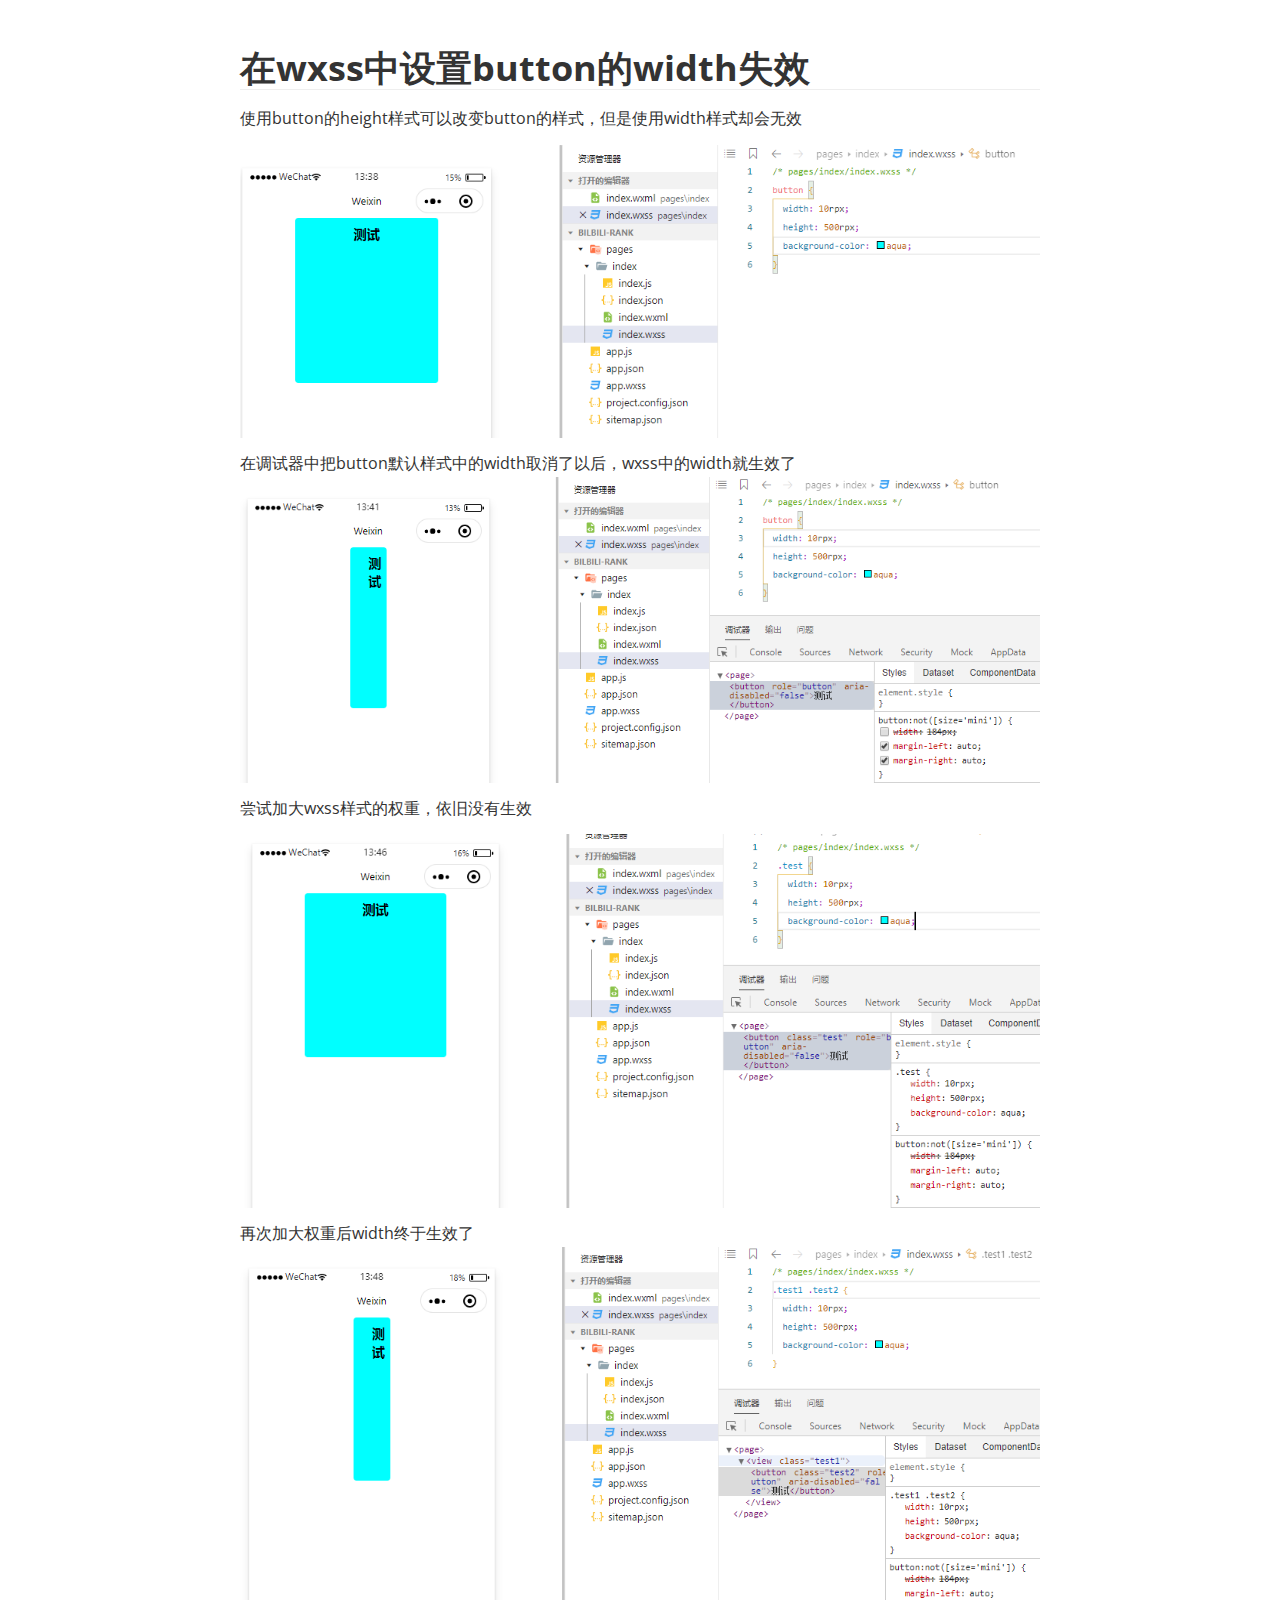
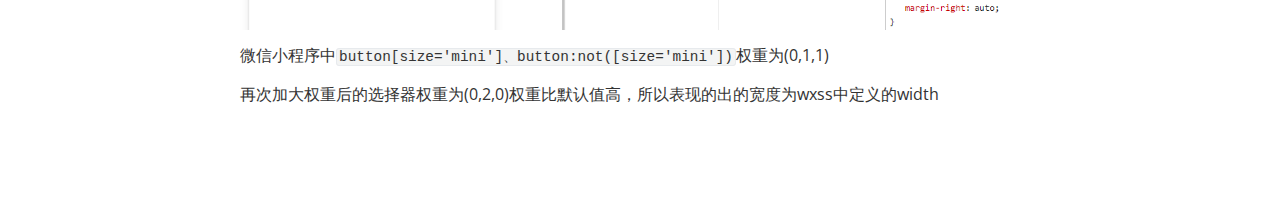
<file: pages/wx-button-width-useful/wx-button-width-useful.html>
<!doctype html>
<html>
<head>
<meta charset='UTF-8'><meta name='viewport' content='width=device-width initial-scale=1'>
<title>button的width失效问题</title><link href='https://fonts.loli.net/css?family=Open+Sans:400italic,700italic,700,400&subset=latin,latin-ext' rel='stylesheet' type='text/css' /><style type='text/css'>html {overflow-x: initial !important;}:root { --bg-color:#ffffff; --text-color:#333333; --select-text-bg-color:#B5D6FC; --select-text-font-color:auto; --monospace:"Lucida Console",Consolas,"Courier",monospace; --title-bar-height:20px; }
.mac-os-11 { --title-bar-height:28px; }
html { font-size: 14px; background-color: var(--bg-color); color: var(--text-color); font-family: "Helvetica Neue", Helvetica, Arial, sans-serif; -webkit-font-smoothing: antialiased; }
body { margin: 0px; padding: 0px; height: auto; bottom: 0px; top: 0px; left: 0px; right: 0px; font-size: 1rem; line-height: 1.42857; overflow-x: hidden; background: inherit; tab-size: 4; }
iframe { margin: auto; }
a.url { word-break: break-all; }
a:active, a:hover { outline: 0px; }
.in-text-selection, ::selection { text-shadow: none; background: var(--select-text-bg-color); color: var(--select-text-font-color); }
#write { margin: 0px auto; height: auto; width: inherit; word-break: normal; overflow-wrap: break-word; position: relative; white-space: normal; overflow-x: visible; padding-top: 36px; }
#write.first-line-indent p { text-indent: 2em; }
#write.first-line-indent li p, #write.first-line-indent p * { text-indent: 0px; }
#write.first-line-indent li { margin-left: 2em; }
.for-image #write { padding-left: 8px; padding-right: 8px; }
body.typora-export { padding-left: 30px; padding-right: 30px; }
.typora-export .footnote-line, .typora-export li, .typora-export p { white-space: pre-wrap; }
.typora-export .task-list-item input { pointer-events: none; }
@media screen and (max-width: 500px) {
  body.typora-export { padding-left: 0px; padding-right: 0px; }
  #write { padding-left: 20px; padding-right: 20px; }
  .CodeMirror-sizer { margin-left: 0px !important; }
  .CodeMirror-gutters { display: none !important; }
}
#write li > figure:last-child { margin-bottom: 0.5rem; }
#write ol, #write ul { position: relative; }
img { max-width: 100%; vertical-align: middle; image-orientation: from-image; }
button, input, select, textarea { color: inherit; font: inherit; }
input[type="checkbox"], input[type="radio"] { line-height: normal; padding: 0px; }
*, ::after, ::before { box-sizing: border-box; }
#write h1, #write h2, #write h3, #write h4, #write h5, #write h6, #write p, #write pre { width: inherit; }
#write h1, #write h2, #write h3, #write h4, #write h5, #write h6, #write p { position: relative; }
p { line-height: inherit; }
h1, h2, h3, h4, h5, h6 { break-after: avoid-page; break-inside: avoid; orphans: 4; }
p { orphans: 4; }
h1 { font-size: 2rem; }
h2 { font-size: 1.8rem; }
h3 { font-size: 1.6rem; }
h4 { font-size: 1.4rem; }
h5 { font-size: 1.2rem; }
h6 { font-size: 1rem; }
.md-math-block, .md-rawblock, h1, h2, h3, h4, h5, h6, p { margin-top: 1rem; margin-bottom: 1rem; }
.hidden { display: none; }
.md-blockmeta { color: rgb(204, 204, 204); font-weight: 700; font-style: italic; }
a { cursor: pointer; }
sup.md-footnote { padding: 2px 4px; background-color: rgba(238, 238, 238, 0.7); color: rgb(85, 85, 85); border-radius: 4px; cursor: pointer; }
sup.md-footnote a, sup.md-footnote a:hover { color: inherit; text-transform: inherit; text-decoration: inherit; }
#write input[type="checkbox"] { cursor: pointer; width: inherit; height: inherit; }
figure { overflow-x: auto; margin: 1.2em 0px; max-width: calc(100% + 16px); padding: 0px; }
figure > table { margin: 0px; }
tr { break-inside: avoid; break-after: auto; }
thead { display: table-header-group; }
table { border-collapse: collapse; border-spacing: 0px; width: 100%; overflow: auto; break-inside: auto; text-align: left; }
table.md-table td { min-width: 32px; }
.CodeMirror-gutters { border-right: 0px; background-color: inherit; }
.CodeMirror-linenumber { user-select: none; }
.CodeMirror { text-align: left; }
.CodeMirror-placeholder { opacity: 0.3; }
.CodeMirror pre { padding: 0px 4px; }
.CodeMirror-lines { padding: 0px; }
div.hr:focus { cursor: none; }
#write pre { white-space: pre-wrap; }
#write.fences-no-line-wrapping pre { white-space: pre; }
#write pre.ty-contain-cm { white-space: normal; }
.CodeMirror-gutters { margin-right: 4px; }
.md-fences { font-size: 0.9rem; display: block; break-inside: avoid; text-align: left; overflow: visible; white-space: pre; background: inherit; position: relative !important; }
.md-diagram-panel { width: 100%; margin-top: 10px; text-align: center; padding-top: 0px; padding-bottom: 8px; overflow-x: auto; }
#write .md-fences.mock-cm { white-space: pre-wrap; }
.md-fences.md-fences-with-lineno { padding-left: 0px; }
#write.fences-no-line-wrapping .md-fences.mock-cm { white-space: pre; overflow-x: auto; }
.md-fences.mock-cm.md-fences-with-lineno { padding-left: 8px; }
.CodeMirror-line, twitterwidget { break-inside: avoid; }
.footnotes { opacity: 0.8; font-size: 0.9rem; margin-top: 1em; margin-bottom: 1em; }
.footnotes + .footnotes { margin-top: 0px; }
.md-reset { margin: 0px; padding: 0px; border: 0px; outline: 0px; vertical-align: top; background: 0px 0px; text-decoration: none; text-shadow: none; float: none; position: static; width: auto; height: auto; white-space: nowrap; cursor: inherit; -webkit-tap-highlight-color: transparent; line-height: normal; font-weight: 400; text-align: left; box-sizing: content-box; direction: ltr; }
li div { padding-top: 0px; }
blockquote { margin: 1rem 0px; }
li .mathjax-block, li p { margin: 0.5rem 0px; }
li blockquote { margin: 1rem 0px; }
li { margin: 0px; position: relative; }
blockquote > :last-child { margin-bottom: 0px; }
blockquote > :first-child, li > :first-child { margin-top: 0px; }
.footnotes-area { color: rgb(136, 136, 136); margin-top: 0.714rem; padding-bottom: 0.143rem; white-space: normal; }
#write .footnote-line { white-space: pre-wrap; }
@media print {
  body, html { border: 1px solid transparent; height: 99%; break-after: avoid; break-before: avoid; font-variant-ligatures: no-common-ligatures; }
  #write { margin-top: 0px; padding-top: 0px; border-color: transparent !important; }
  .typora-export * { -webkit-print-color-adjust: exact; }
  .typora-export #write { break-after: avoid; }
  .typora-export #write::after { height: 0px; }
  .is-mac table { break-inside: avoid; }
}
.footnote-line { margin-top: 0.714em; font-size: 0.7em; }
a img, img a { cursor: pointer; }
pre.md-meta-block { font-size: 0.8rem; min-height: 0.8rem; white-space: pre-wrap; background: rgb(204, 204, 204); display: block; overflow-x: hidden; }
p > .md-image:only-child:not(.md-img-error) img, p > img:only-child { display: block; margin: auto; }
#write.first-line-indent p > .md-image:only-child:not(.md-img-error) img { left: -2em; position: relative; }
p > .md-image:only-child { display: inline-block; width: 100%; }
#write .MathJax_Display { margin: 0.8em 0px 0px; }
.md-math-block { width: 100%; }
.md-math-block:not(:empty)::after { display: none; }
.MathJax_ref { fill: currentcolor; }
[contenteditable="true"]:active, [contenteditable="true"]:focus, [contenteditable="false"]:active, [contenteditable="false"]:focus { outline: 0px; box-shadow: none; }
.md-task-list-item { position: relative; list-style-type: none; }
.task-list-item.md-task-list-item { padding-left: 0px; }
.md-task-list-item > input { position: absolute; top: 0px; left: 0px; margin-left: -1.2em; margin-top: calc(1em - 10px); border: none; }
.math { font-size: 1rem; }
.md-toc { min-height: 3.58rem; position: relative; font-size: 0.9rem; border-radius: 10px; }
.md-toc-content { position: relative; margin-left: 0px; }
.md-toc-content::after, .md-toc::after { display: none; }
.md-toc-item { display: block; color: rgb(65, 131, 196); }
.md-toc-item a { text-decoration: none; }
.md-toc-inner:hover { text-decoration: underline; }
.md-toc-inner { display: inline-block; cursor: pointer; }
.md-toc-h1 .md-toc-inner { margin-left: 0px; font-weight: 700; }
.md-toc-h2 .md-toc-inner { margin-left: 2em; }
.md-toc-h3 .md-toc-inner { margin-left: 4em; }
.md-toc-h4 .md-toc-inner { margin-left: 6em; }
.md-toc-h5 .md-toc-inner { margin-left: 8em; }
.md-toc-h6 .md-toc-inner { margin-left: 10em; }
@media screen and (max-width: 48em) {
  .md-toc-h3 .md-toc-inner { margin-left: 3.5em; }
  .md-toc-h4 .md-toc-inner { margin-left: 5em; }
  .md-toc-h5 .md-toc-inner { margin-left: 6.5em; }
  .md-toc-h6 .md-toc-inner { margin-left: 8em; }
}
a.md-toc-inner { font-size: inherit; font-style: inherit; font-weight: inherit; line-height: inherit; }
.footnote-line a:not(.reversefootnote) { color: inherit; }
.md-attr { display: none; }
.md-fn-count::after { content: "."; }
code, pre, samp, tt { font-family: var(--monospace); }
kbd { margin: 0px 0.1em; padding: 0.1em 0.6em; font-size: 0.8em; color: rgb(36, 39, 41); background: rgb(255, 255, 255); border: 1px solid rgb(173, 179, 185); border-radius: 3px; box-shadow: rgba(12, 13, 14, 0.2) 0px 1px 0px, rgb(255, 255, 255) 0px 0px 0px 2px inset; white-space: nowrap; vertical-align: middle; }
.md-comment { color: rgb(162, 127, 3); opacity: 0.8; font-family: var(--monospace); }
code { text-align: left; vertical-align: initial; }
a.md-print-anchor { white-space: pre !important; border-width: initial !important; border-style: none !important; border-color: initial !important; display: inline-block !important; position: absolute !important; width: 1px !important; right: 0px !important; outline: 0px !important; background: 0px 0px !important; text-decoration: initial !important; text-shadow: initial !important; }
.md-inline-math .MathJax_SVG .noError { display: none !important; }
.html-for-mac .inline-math-svg .MathJax_SVG { vertical-align: 0.2px; }
.md-math-block .MathJax_SVG_Display { text-align: center; margin: 0px; position: relative; text-indent: 0px; max-width: none; max-height: none; min-height: 0px; min-width: 100%; width: auto; overflow-y: hidden; display: block !important; }
.MathJax_SVG_Display, .md-inline-math .MathJax_SVG_Display { width: auto; margin: inherit; display: inline-block !important; }
.MathJax_SVG .MJX-monospace { font-family: var(--monospace); }
.MathJax_SVG .MJX-sans-serif { font-family: sans-serif; }
.MathJax_SVG { display: inline; font-style: normal; font-weight: 400; line-height: normal; zoom: 90%; text-indent: 0px; text-align: left; text-transform: none; letter-spacing: normal; word-spacing: normal; overflow-wrap: normal; white-space: nowrap; float: none; direction: ltr; max-width: none; max-height: none; min-width: 0px; min-height: 0px; border: 0px; padding: 0px; margin: 0px; }
.MathJax_SVG * { transition: none 0s ease 0s; }
.MathJax_SVG_Display svg { vertical-align: middle !important; margin-bottom: 0px !important; margin-top: 0px !important; }
.os-windows.monocolor-emoji .md-emoji { font-family: "Segoe UI Symbol", sans-serif; }
.md-diagram-panel > svg { max-width: 100%; }
[lang="flow"] svg, [lang="mermaid"] svg { max-width: 100%; height: auto; }
[lang="mermaid"] .node text { font-size: 1rem; }
table tr th { border-bottom: 0px; }
video { max-width: 100%; display: block; margin: 0px auto; }
iframe { max-width: 100%; width: 100%; border: none; }
.highlight td, .highlight tr { border: 0px; }
mark { background: rgb(255, 255, 0); color: rgb(0, 0, 0); }
.md-html-inline .md-plain, .md-html-inline strong, mark .md-inline-math, mark strong { color: inherit; }
mark .md-meta { color: rgb(0, 0, 0); opacity: 0.3 !important; }
@media print {
  .typora-export h1, .typora-export h2, .typora-export h3, .typora-export h4, .typora-export h5, .typora-export h6 { break-inside: avoid; }
}
.md-diagram-panel .messageText { stroke: none !important; }
.md-diagram-panel .start-state { fill: var(--node-fill); }
.md-diagram-panel .edgeLabel rect { opacity: 1 !important; }
.md-require-zoom-fix foreignobject { font-size: var(--mermaid-font-zoom); }


:root {
    --side-bar-bg-color: #fafafa;
    --control-text-color: #777;
}

@include-when-export url(https://fonts.loli.net/css?family=Open+Sans:400italic,700italic,700,400&subset=latin,latin-ext);

/* open-sans-regular - latin-ext_latin */
  /* open-sans-italic - latin-ext_latin */
    /* open-sans-700 - latin-ext_latin */
    /* open-sans-700italic - latin-ext_latin */
  html {
    font-size: 16px;
}

body {
    font-family: "Open Sans","Clear Sans", "Helvetica Neue", Helvetica, Arial, sans-serif;
    color: rgb(51, 51, 51);
    line-height: 1.6;
}

#write {
    max-width: 860px;
  	margin: 0 auto;
  	padding: 30px;
    padding-bottom: 100px;
}

@media only screen and (min-width: 1400px) {
	#write {
		max-width: 1024px;
	}
}

@media only screen and (min-width: 1800px) {
	#write {
		max-width: 1200px;
	}
}

#write > ul:first-child,
#write > ol:first-child{
    margin-top: 30px;
}

a {
    color: #4183C4;
}
h1,
h2,
h3,
h4,
h5,
h6 {
    position: relative;
    margin-top: 1rem;
    margin-bottom: 1rem;
    font-weight: bold;
    line-height: 1.4;
    cursor: text;
}
h1:hover a.anchor,
h2:hover a.anchor,
h3:hover a.anchor,
h4:hover a.anchor,
h5:hover a.anchor,
h6:hover a.anchor {
    text-decoration: none;
}
h1 tt,
h1 code {
    font-size: inherit;
}
h2 tt,
h2 code {
    font-size: inherit;
}
h3 tt,
h3 code {
    font-size: inherit;
}
h4 tt,
h4 code {
    font-size: inherit;
}
h5 tt,
h5 code {
    font-size: inherit;
}
h6 tt,
h6 code {
    font-size: inherit;
}
h1 {
    font-size: 2.25em;
    line-height: 1.2;
    border-bottom: 1px solid #eee;
}
h2 {
    font-size: 1.75em;
    line-height: 1.225;
    border-bottom: 1px solid #eee;
}

/*@media print {
    .typora-export h1,
    .typora-export h2 {
        border-bottom: none;
        padding-bottom: initial;
    }

    .typora-export h1::after,
    .typora-export h2::after {
        content: "";
        display: block;
        height: 100px;
        margin-top: -96px;
        border-top: 1px solid #eee;
    }
}*/

h3 {
    font-size: 1.5em;
    line-height: 1.43;
}
h4 {
    font-size: 1.25em;
}
h5 {
    font-size: 1em;
}
h6 {
   font-size: 1em;
    color: #777;
}
p,
blockquote,
ul,
ol,
dl,
table{
    margin: 0.8em 0;
}
li>ol,
li>ul {
    margin: 0 0;
}
hr {
    height: 2px;
    padding: 0;
    margin: 16px 0;
    background-color: #e7e7e7;
    border: 0 none;
    overflow: hidden;
    box-sizing: content-box;
}

li p.first {
    display: inline-block;
}
ul,
ol {
    padding-left: 30px;
}
ul:first-child,
ol:first-child {
    margin-top: 0;
}
ul:last-child,
ol:last-child {
    margin-bottom: 0;
}
blockquote {
    border-left: 4px solid #dfe2e5;
    padding: 0 15px;
    color: #777777;
}
blockquote blockquote {
    padding-right: 0;
}
table {
    padding: 0;
    word-break: initial;
}
table tr {
    border-top: 1px solid #dfe2e5;
    margin: 0;
    padding: 0;
}
table tr:nth-child(2n),
thead {
    background-color: #f8f8f8;
}
table th {
    font-weight: bold;
    border: 1px solid #dfe2e5;
    border-bottom: 0;
    margin: 0;
    padding: 6px 13px;
}
table td {
    border: 1px solid #dfe2e5;
    margin: 0;
    padding: 6px 13px;
}
table th:first-child,
table td:first-child {
    margin-top: 0;
}
table th:last-child,
table td:last-child {
    margin-bottom: 0;
}

.CodeMirror-lines {
    padding-left: 4px;
}

.code-tooltip {
    box-shadow: 0 1px 1px 0 rgba(0,28,36,.3);
    border-top: 1px solid #eef2f2;
}

.md-fences,
code,
tt {
    border: 1px solid #e7eaed;
    background-color: #f8f8f8;
    border-radius: 3px;
    padding: 0;
    padding: 2px 4px 0px 4px;
    font-size: 0.9em;
}

code {
    background-color: #f3f4f4;
    padding: 0 2px 0 2px;
}

.md-fences {
    margin-bottom: 15px;
    margin-top: 15px;
    padding-top: 8px;
    padding-bottom: 6px;
}


.md-task-list-item > input {
  margin-left: -1.3em;
}

@media print {
    html {
        font-size: 13px;
    }
    table,
    pre {
        page-break-inside: avoid;
    }
    pre {
        word-wrap: break-word;
    }
}

.md-fences {
	background-color: #f8f8f8;
}
#write pre.md-meta-block {
	padding: 1rem;
    font-size: 85%;
    line-height: 1.45;
    background-color: #f7f7f7;
    border: 0;
    border-radius: 3px;
    color: #777777;
    margin-top: 0 !important;
}

.mathjax-block>.code-tooltip {
	bottom: .375rem;
}

.md-mathjax-midline {
    background: #fafafa;
}

#write>h3.md-focus:before{
	left: -1.5625rem;
	top: .375rem;
}
#write>h4.md-focus:before{
	left: -1.5625rem;
	top: .285714286rem;
}
#write>h5.md-focus:before{
	left: -1.5625rem;
	top: .285714286rem;
}
#write>h6.md-focus:before{
	left: -1.5625rem;
	top: .285714286rem;
}
.md-image>.md-meta {
    /*border: 1px solid #ddd;*/
    border-radius: 3px;
    padding: 2px 0px 0px 4px;
    font-size: 0.9em;
    color: inherit;
}

.md-tag {
    color: #a7a7a7;
    opacity: 1;
}

.md-toc { 
    margin-top:20px;
    padding-bottom:20px;
}

.sidebar-tabs {
    border-bottom: none;
}

#typora-quick-open {
    border: 1px solid #ddd;
    background-color: #f8f8f8;
}

#typora-quick-open-item {
    background-color: #FAFAFA;
    border-color: #FEFEFE #e5e5e5 #e5e5e5 #eee;
    border-style: solid;
    border-width: 1px;
}

/** focus mode */
.on-focus-mode blockquote {
    border-left-color: rgba(85, 85, 85, 0.12);
}

header, .context-menu, .megamenu-content, footer{
    font-family: "Segoe UI", "Arial", sans-serif;
}

.file-node-content:hover .file-node-icon,
.file-node-content:hover .file-node-open-state{
    visibility: visible;
}

.mac-seamless-mode #typora-sidebar {
    background-color: #fafafa;
    background-color: var(--side-bar-bg-color);
}

.md-lang {
    color: #b4654d;
}

.html-for-mac .context-menu {
    --item-hover-bg-color: #E6F0FE;
}

#md-notification .btn {
    border: 0;
}

.dropdown-menu .divider {
    border-color: #e5e5e5;
}

.ty-preferences .window-content {
    background-color: #fafafa;
}

.ty-preferences .nav-group-item.active {
    color: white;
    background: #999;
}


</style>
</head>
<body class='typora-export os-windows'>
<div id='write'  class=''><h1><a name="在wxss中设置button的width失效" class="md-header-anchor"></a><span>在wxss中设置button的width失效</span></h1><p><span>使用button的height样式可以改变button的样式，但是使用width样式却会无效</span></p><p><img src=".\images\width失效.png" referrerpolicy="no-referrer" alt="width失效"></p><p><span>在调试器中把button默认样式中的width取消了以后，wxss中的width就生效了</span><img src=".\images\调试默认样式.png" referrerpolicy="no-referrer" alt="调试默认样式"></p><p><span>尝试加大wxss样式的权重，依旧没有生效</span></p><p><img src="./images/一次加大权重.png" referrerpolicy="no-referrer" alt="一次加大权重"></p><p><span>再次加大权重后width终于生效了</span><img src=".\images\再次加大权重.png" referrerpolicy="no-referrer" alt="再次加大权重"></p><p><span>微信小程序中</span><code>button[size=&#39;mini&#39;]、button:not([size=&#39;mini&#39;])</code><span>权重为(0,1,1)</span></p><p><span>再次加大权重后的选择器权重为(0,2,0)权重比默认值高，所以表现的出的宽度为wxss中定义的width</span></p></div>
</body>
</html>
</file>
<file: css/index.css>
* {
    box-sizing: border-box;
}

body {
    width: 100%;
    min-height: 500px;
    padding: 0;
    margin: 0;
    background-color: rgb(236, 234, 234);
}

.lists {
    width: 1100px;
    margin: 0 auto;
    padding: 0;
    list-style: none;
    perspective: 500;
    -webkit-perspective: 5000;
}

.list_item {
    width: 100%;
    height: 45px;
    padding-top: 7px;
    padding-left: 7px;
    background-color: #fff;
    border: 1px solid #666;
    border-bottom: 0;
    transition: all .25s;
}

.list_item:hover {
    border-bottom: 1px solid #666;
    transform: translateZ(100px);
}

.lists:last-child {
    border-bottom: 1px solid #666;
}

.list_item a {
    color: black;
    font-size: 18px;
    text-decoration: none;
}
</file>
